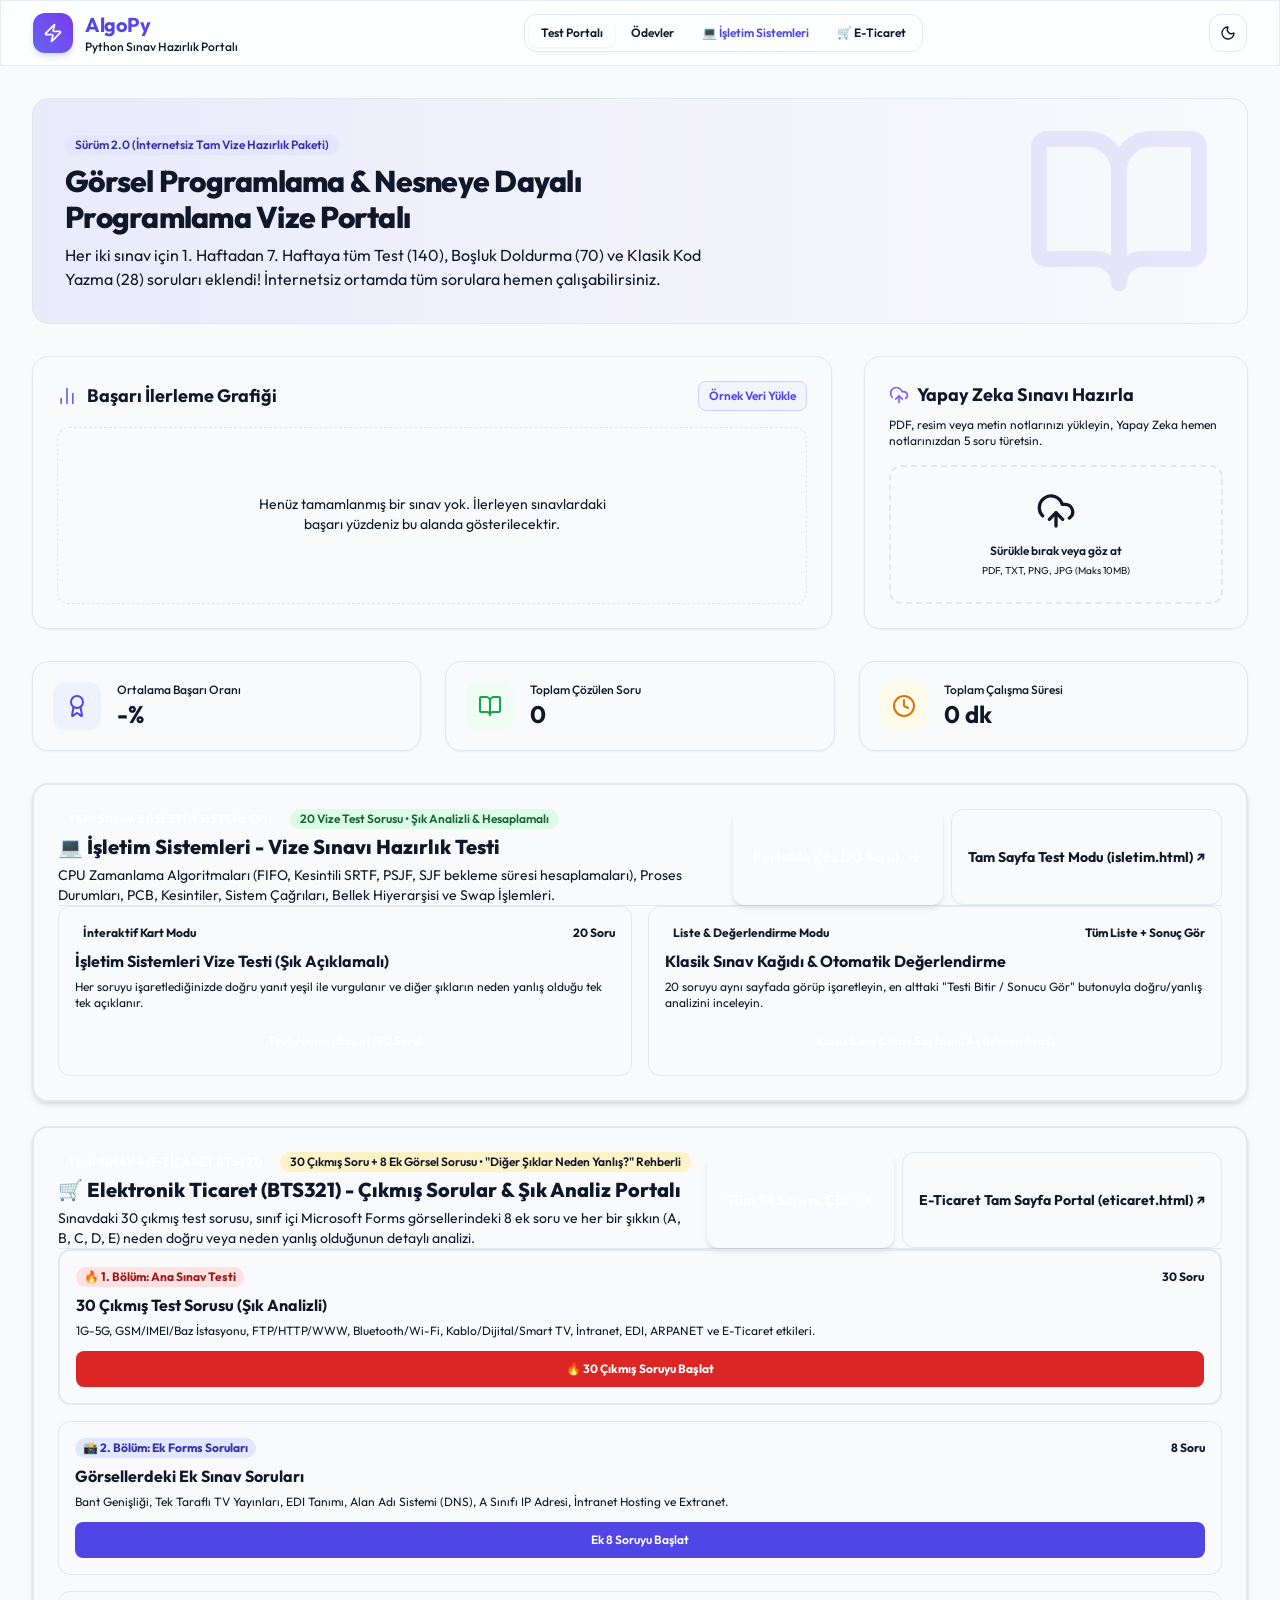
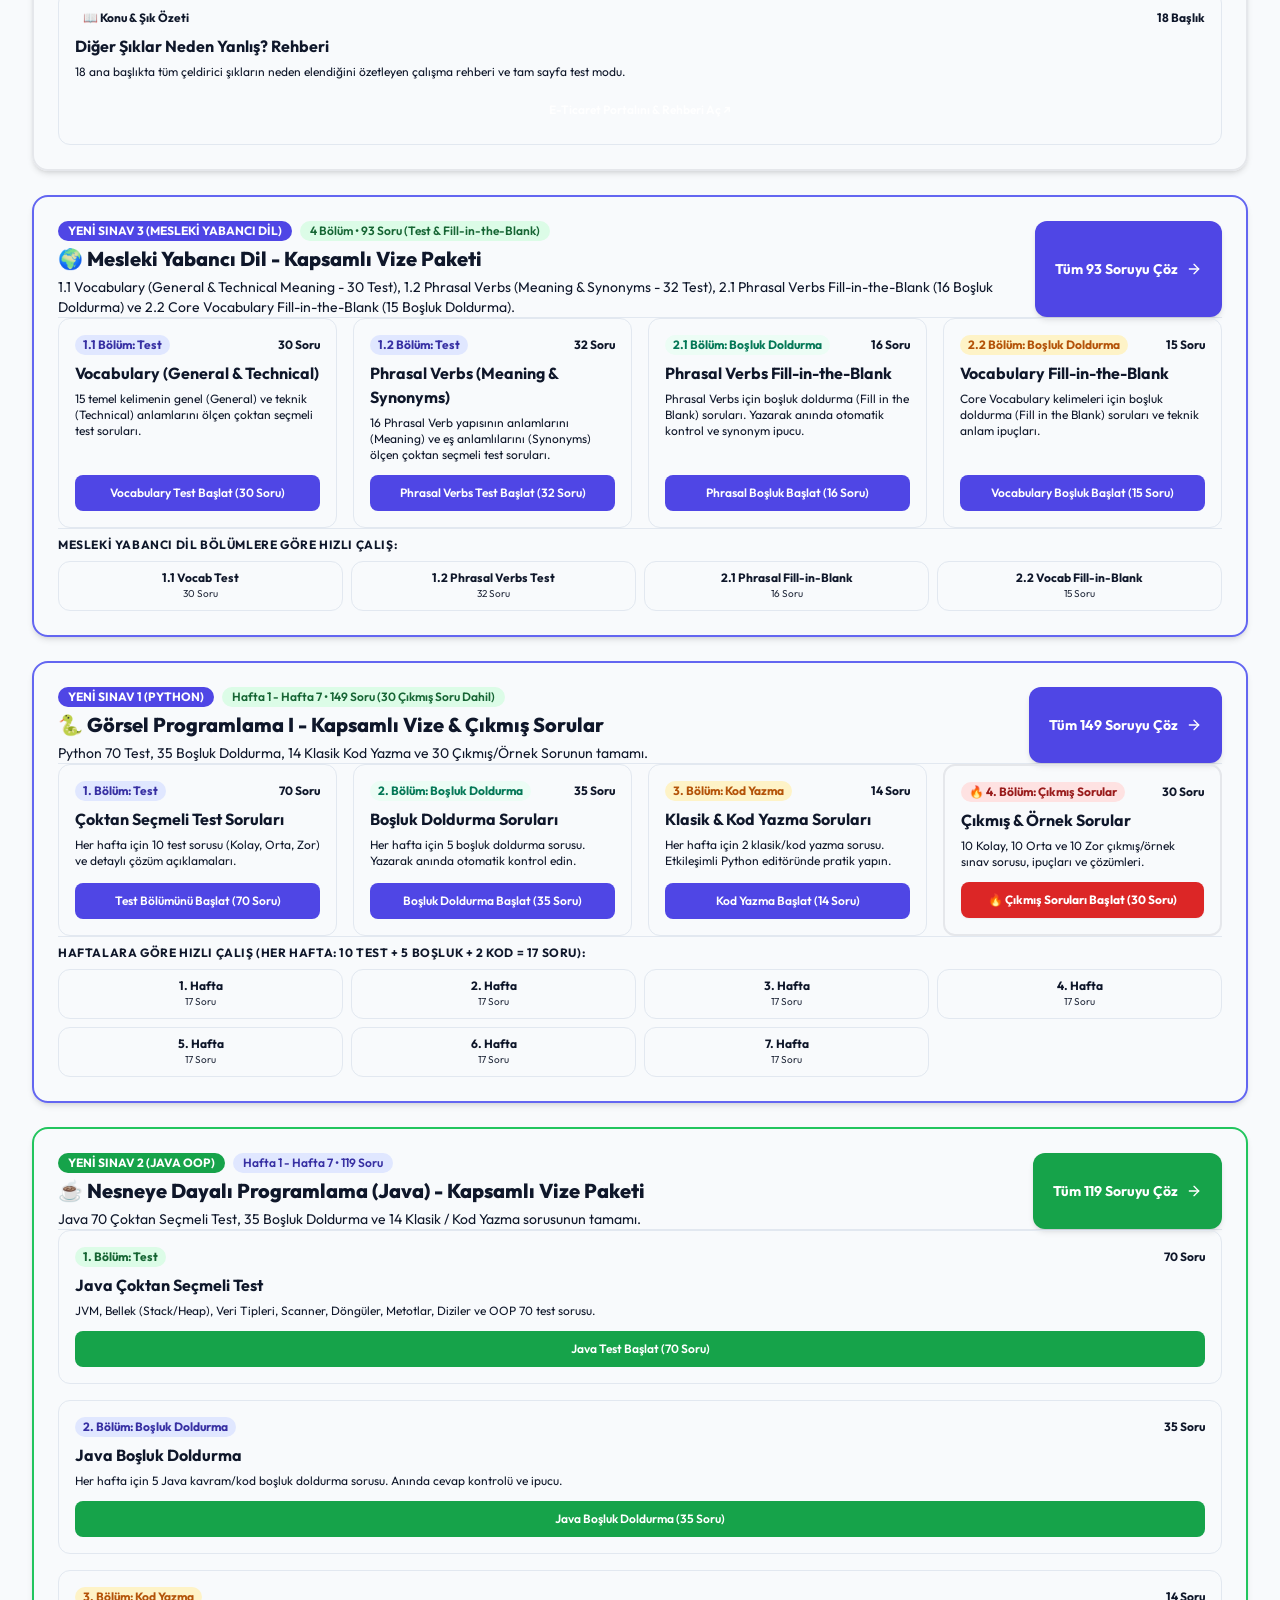
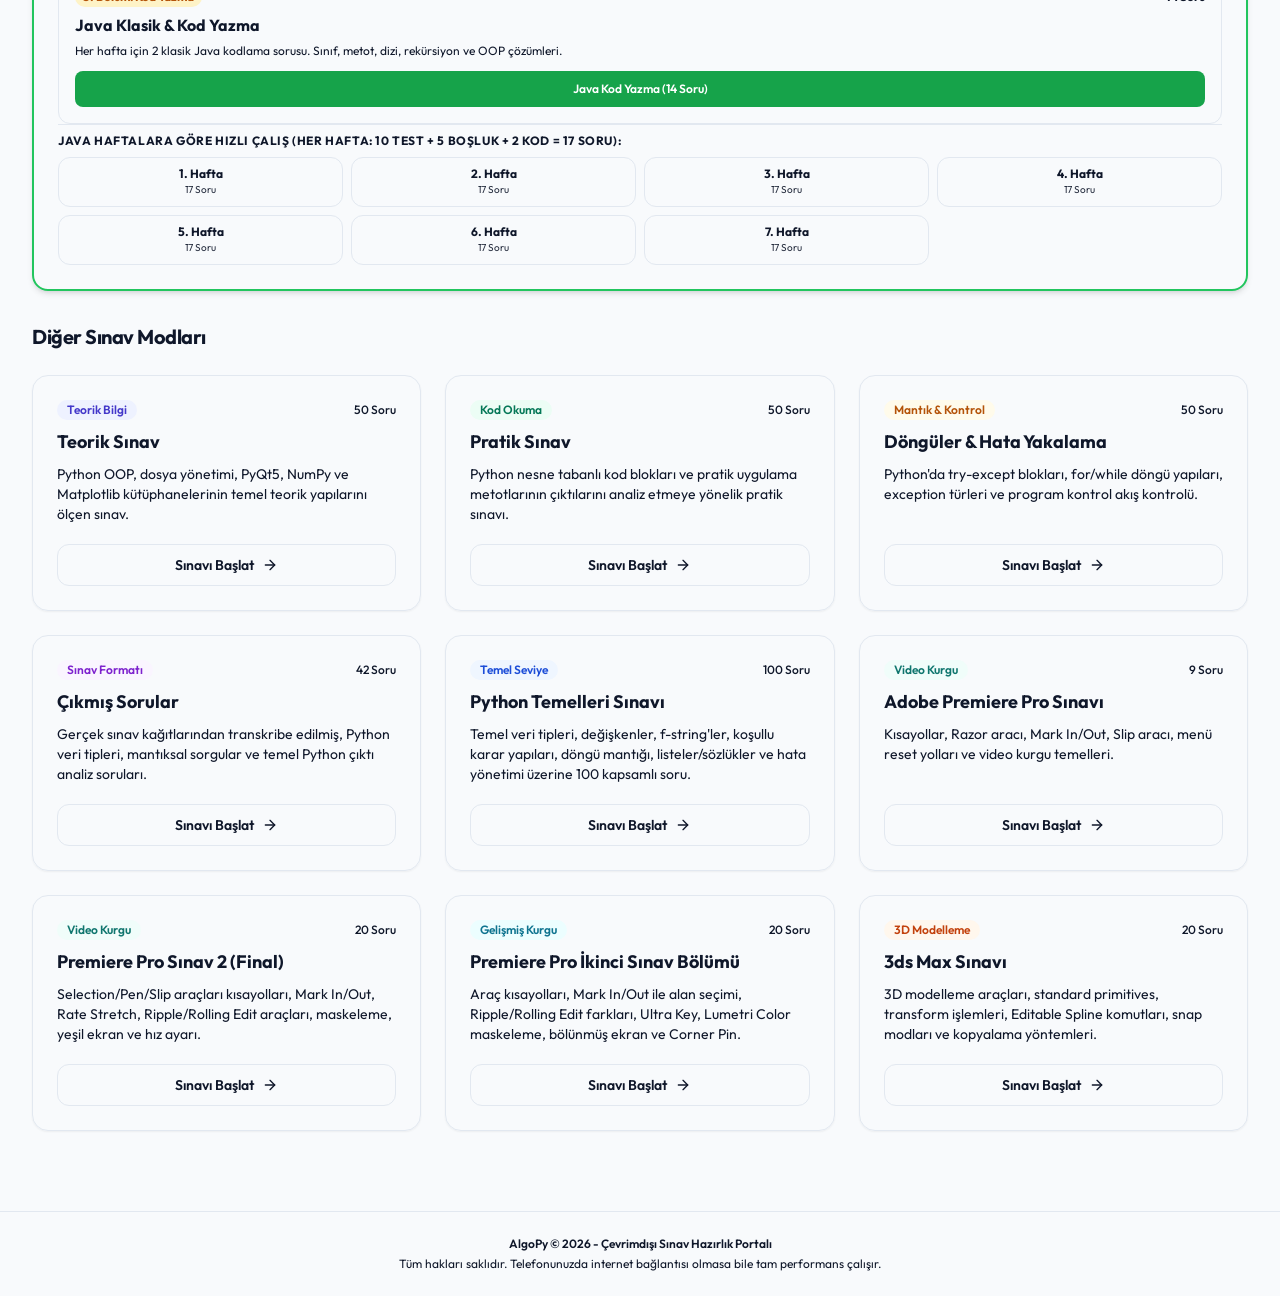
<file: index.html>
<!doctype html>
<html lang="tr">
  <head>
    <meta charset="UTF-8" />
    <link rel="icon" type="image/svg+xml" href="./favicon.svg" />
    <link rel="manifest" href="./manifest.json" />
    <meta name="viewport" content="width=device-width, initial-scale=1.0, maximum-scale=1.0, user-scalable=no" />
    <meta name="theme-color" content="#4f46e5" />
    <meta name="apple-mobile-web-app-capable" content="yes" />
    <meta name="apple-mobile-web-app-status-bar-style" content="black-translucent" />
    <meta name="apple-mobile-web-app-title" content="AlgoPy Sınav" />
    <link rel="apple-touch-icon" href="./icon-192.png" />
    
    <!-- Google Fonts Outfit & Fira Code -->
    <link rel="preconnect" href="https://fonts.googleapis.com">
    <link rel="preconnect" href="https://fonts.gstatic.com" crossorigin>
    <link href="https://fonts.googleapis.com/css2?family=Outfit:wght@300;400;500;600;700&family=Fira+Code:wght@400;500;600&display=swap" rel="stylesheet">
    
    <title>AlgoPy - İşletim Sistemleri, E-Ticaret, Görsel Programlama, Java OOP & Mesleki İngilizce Sınav Portalı</title>
    <script type="module" crossorigin src="./assets/index-BmIPd1Bi.js?v=10"></script>
    <link rel="stylesheet" crossorigin href="./assets/index-Cz-Qj7UB.css?v=10">
  </head>
  <body>
    <div id="root"></div>
  </body>
</html>
</file>
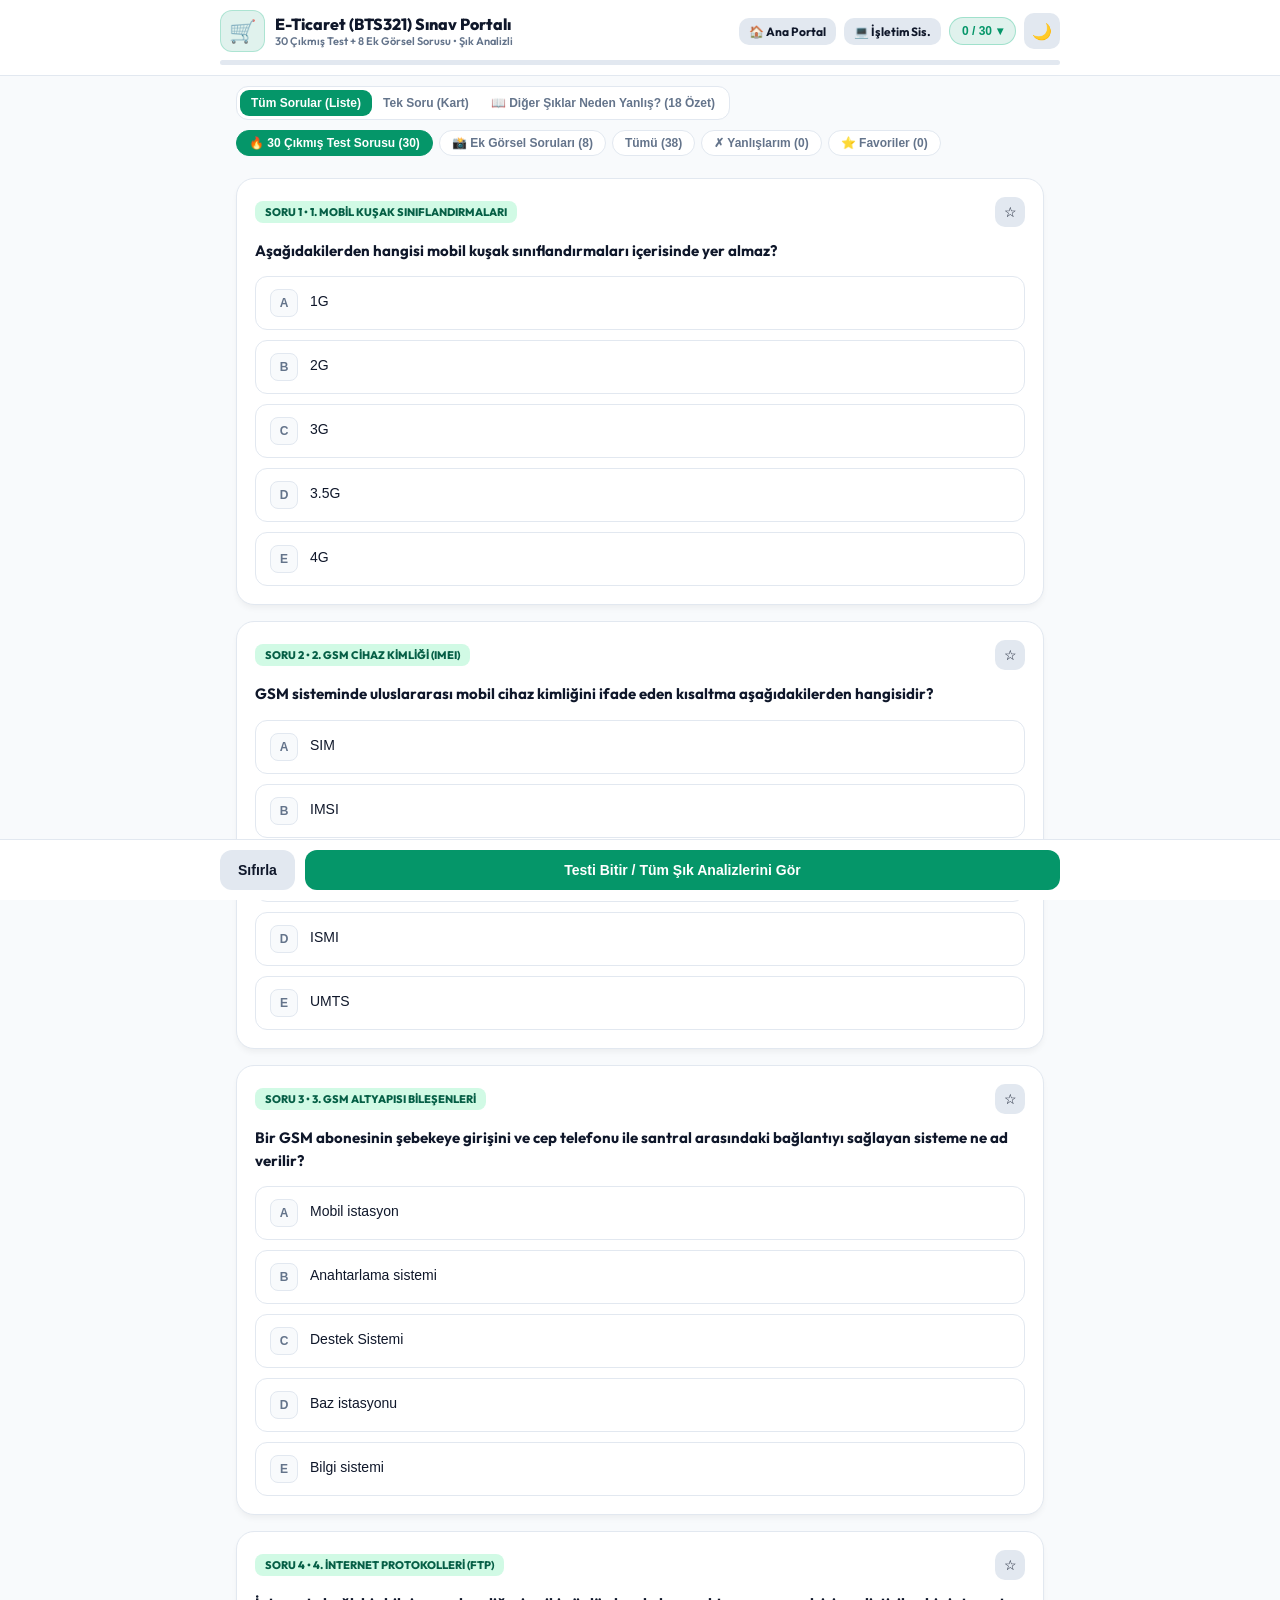
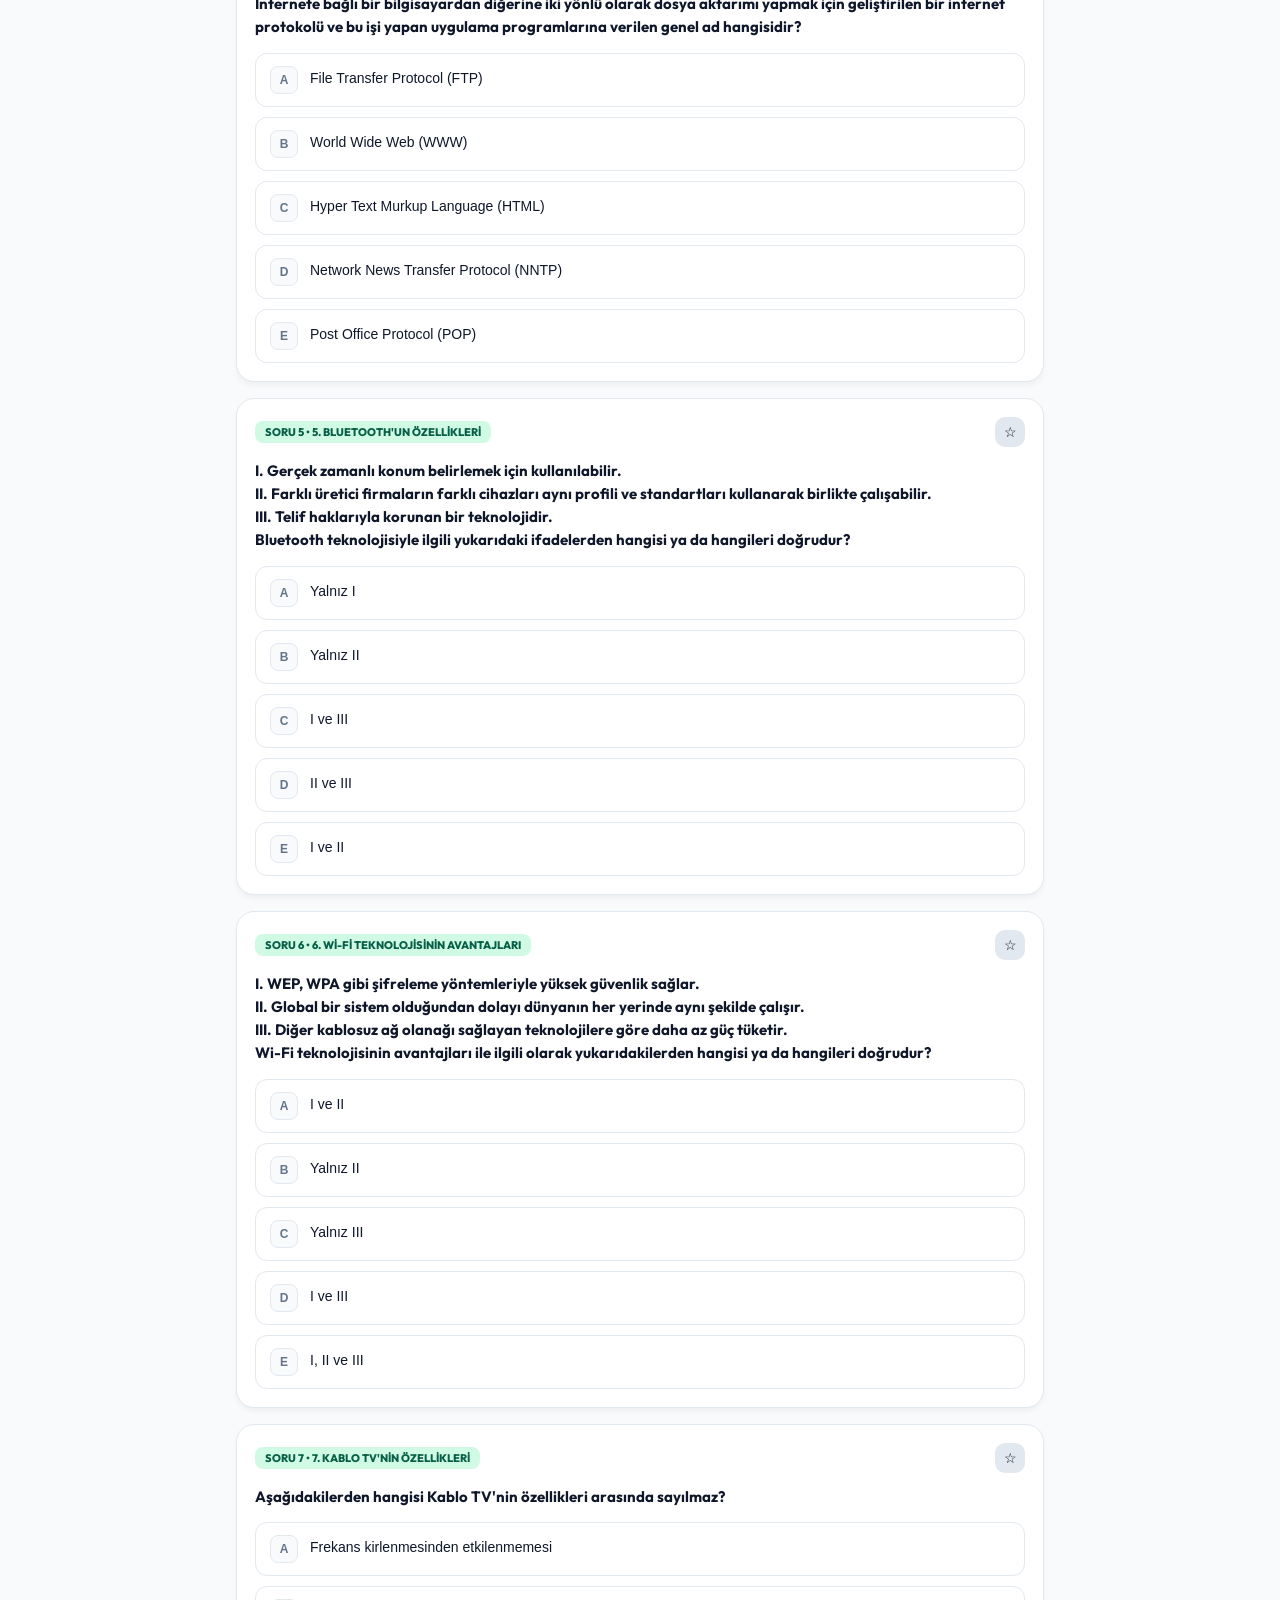
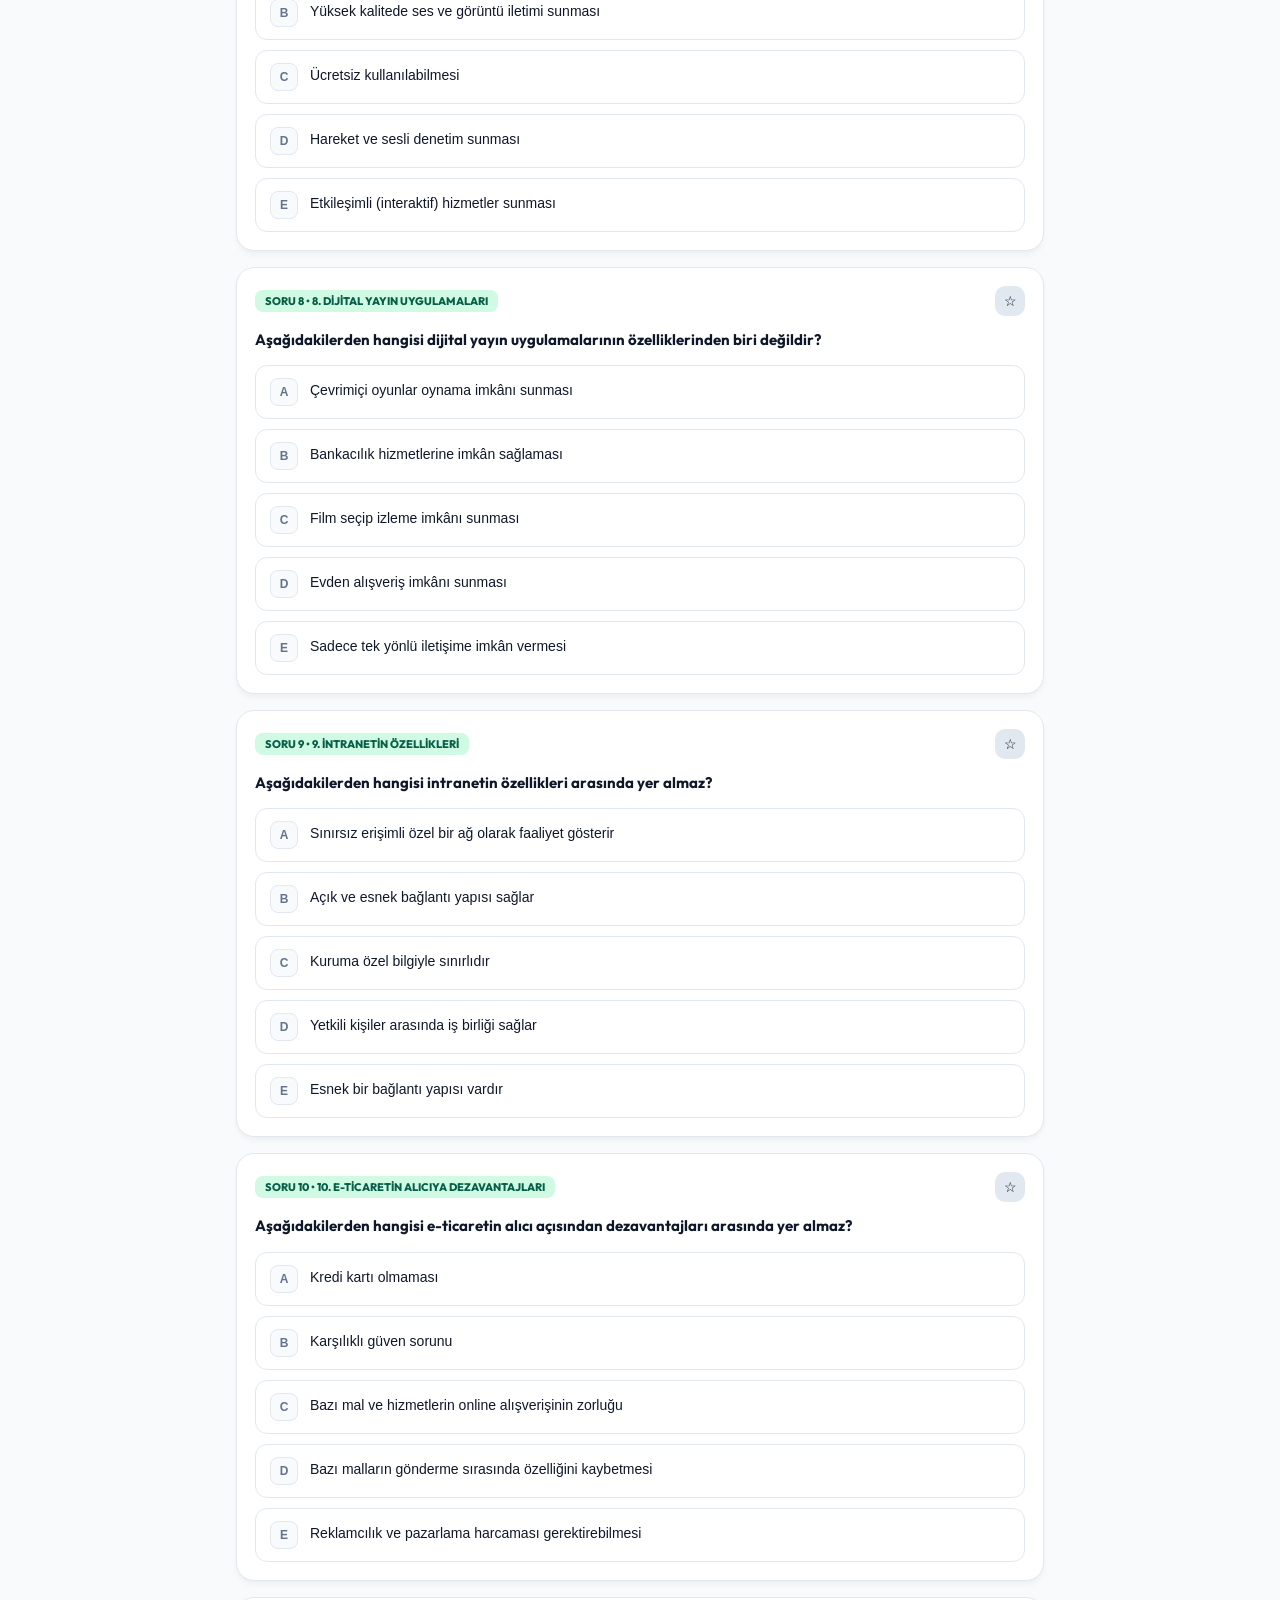
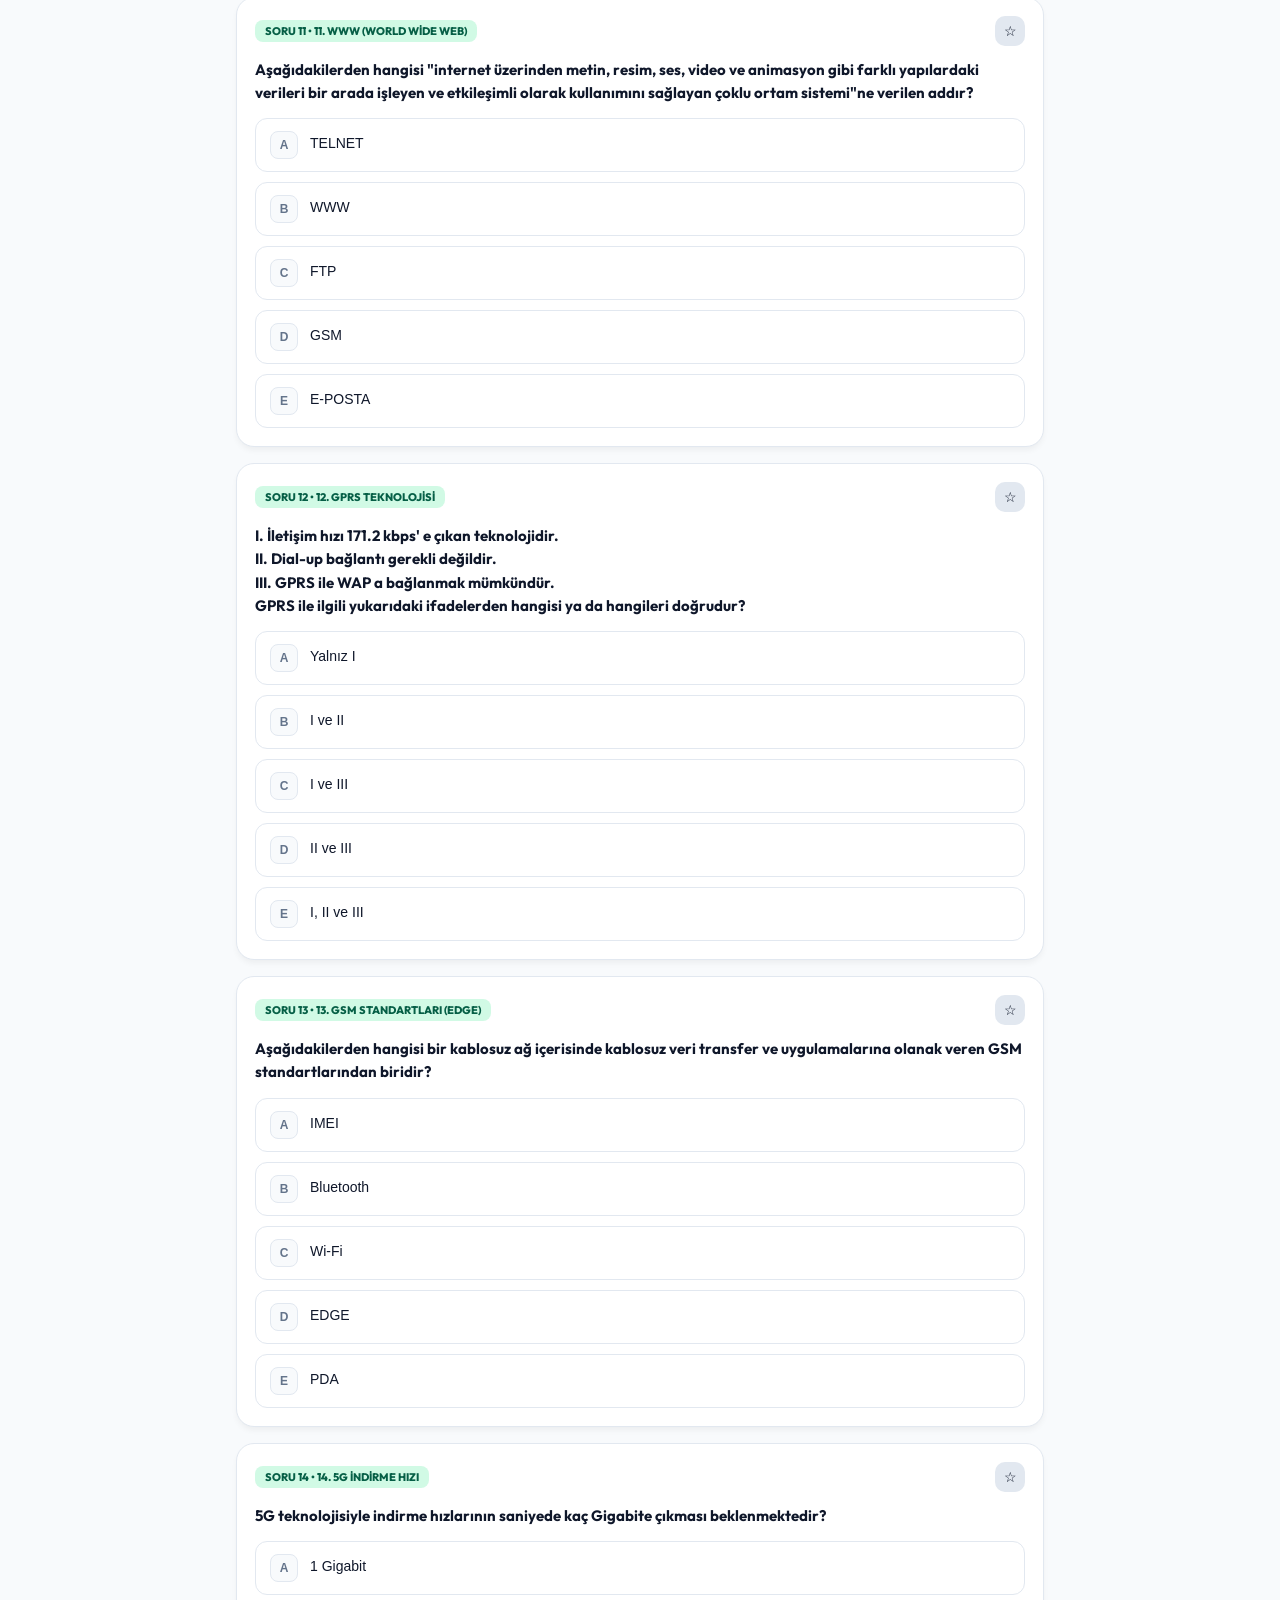
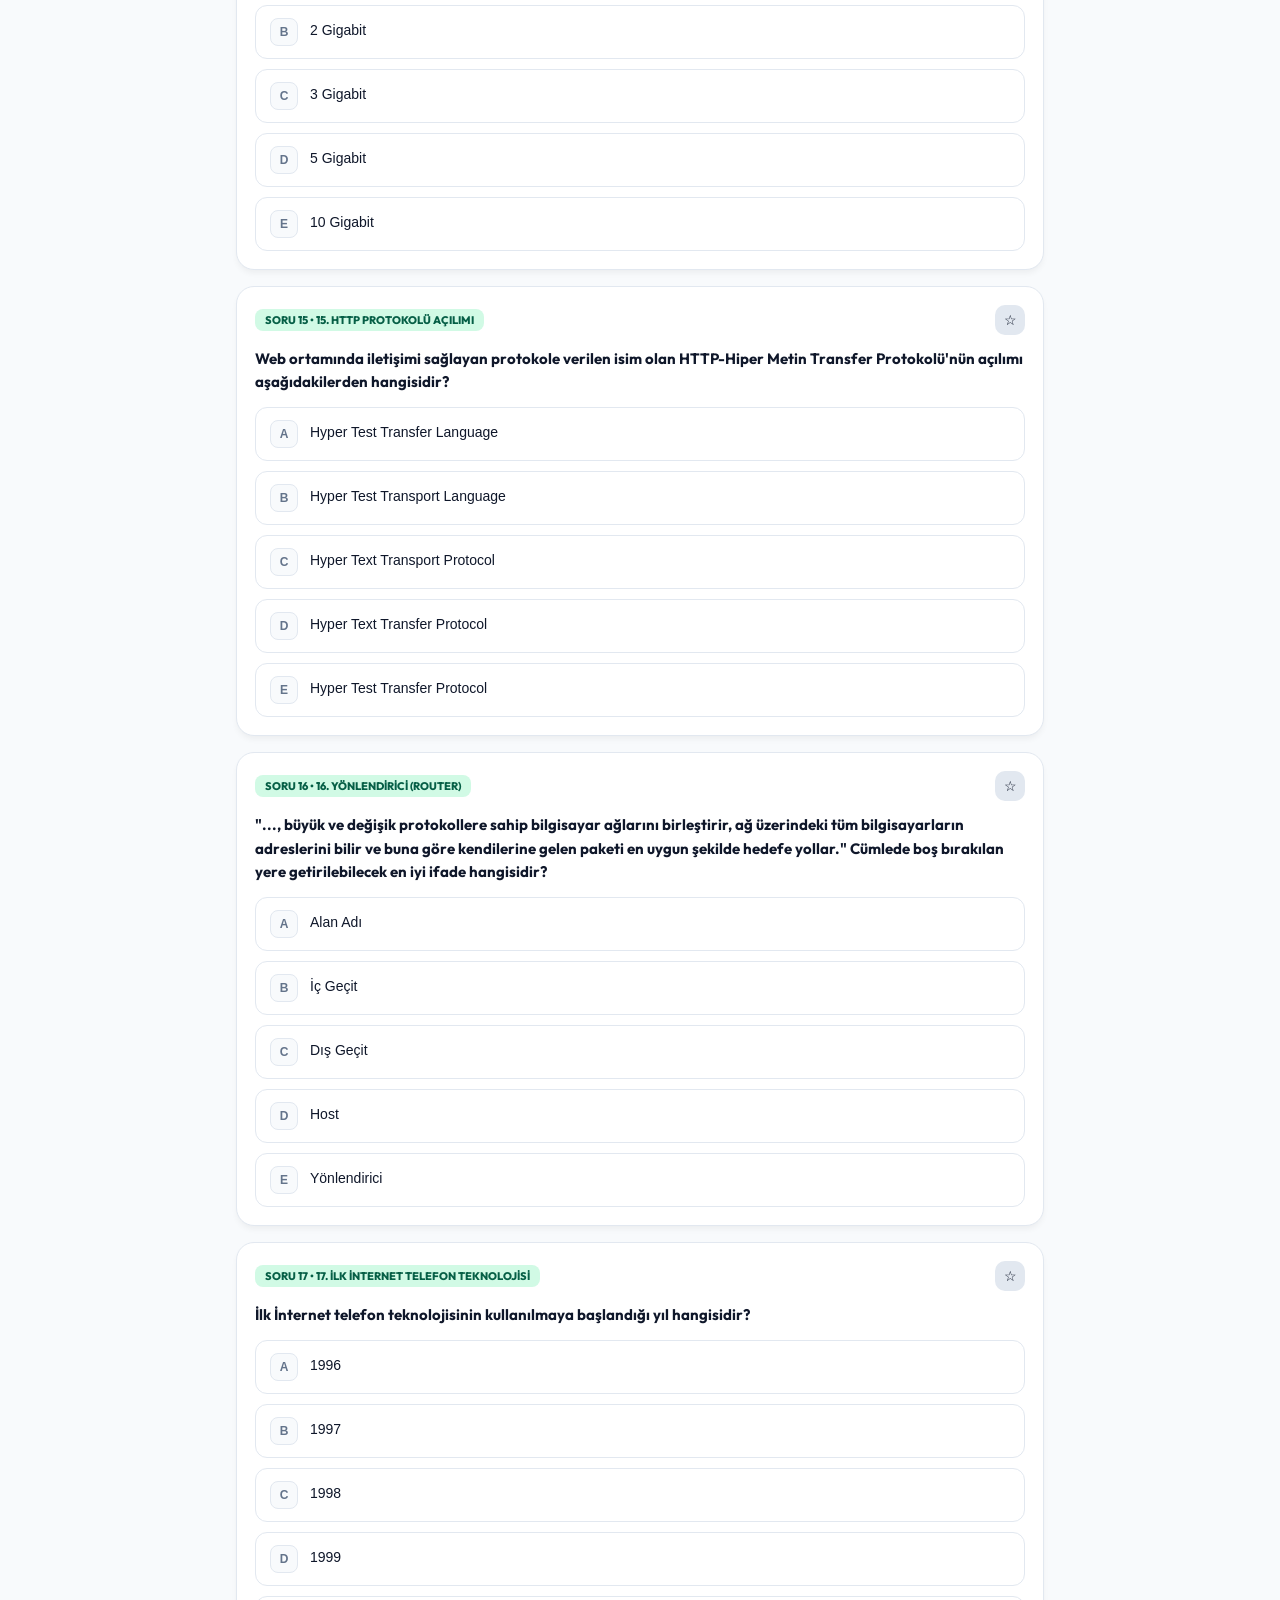
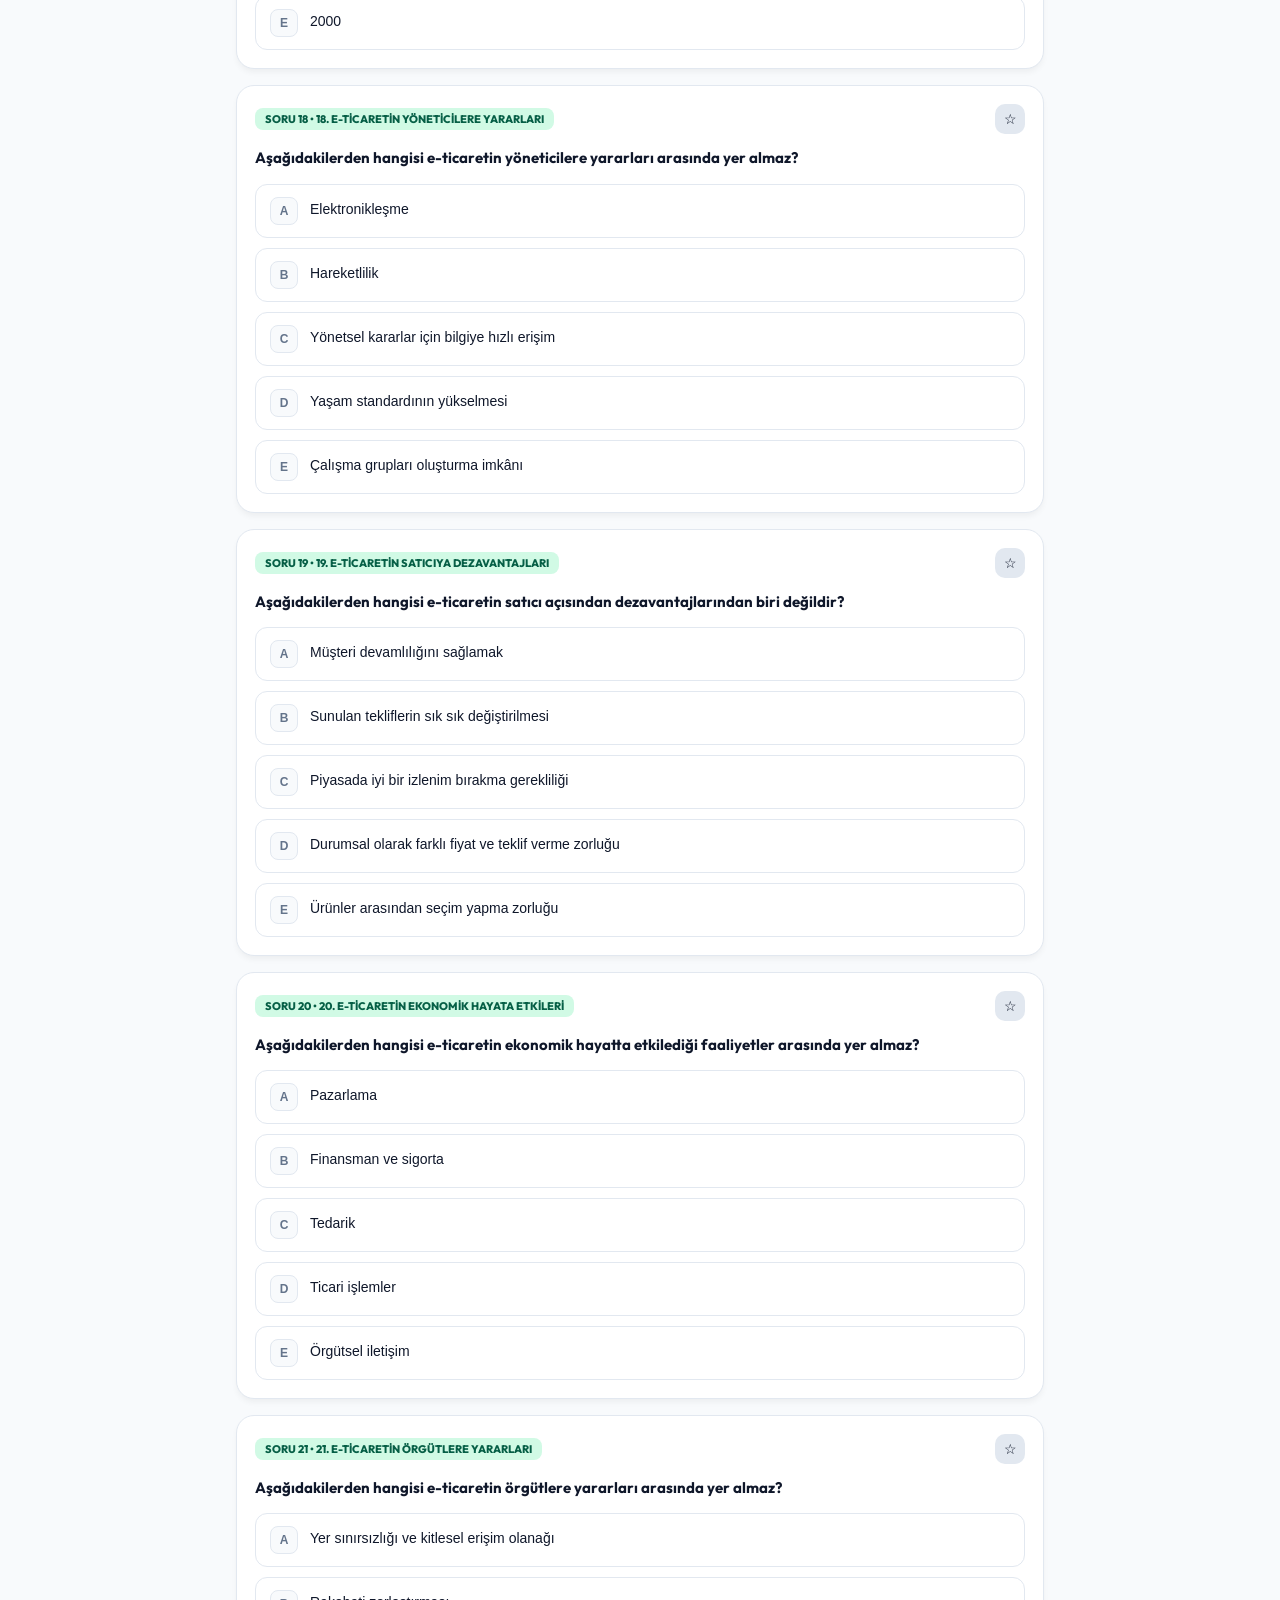
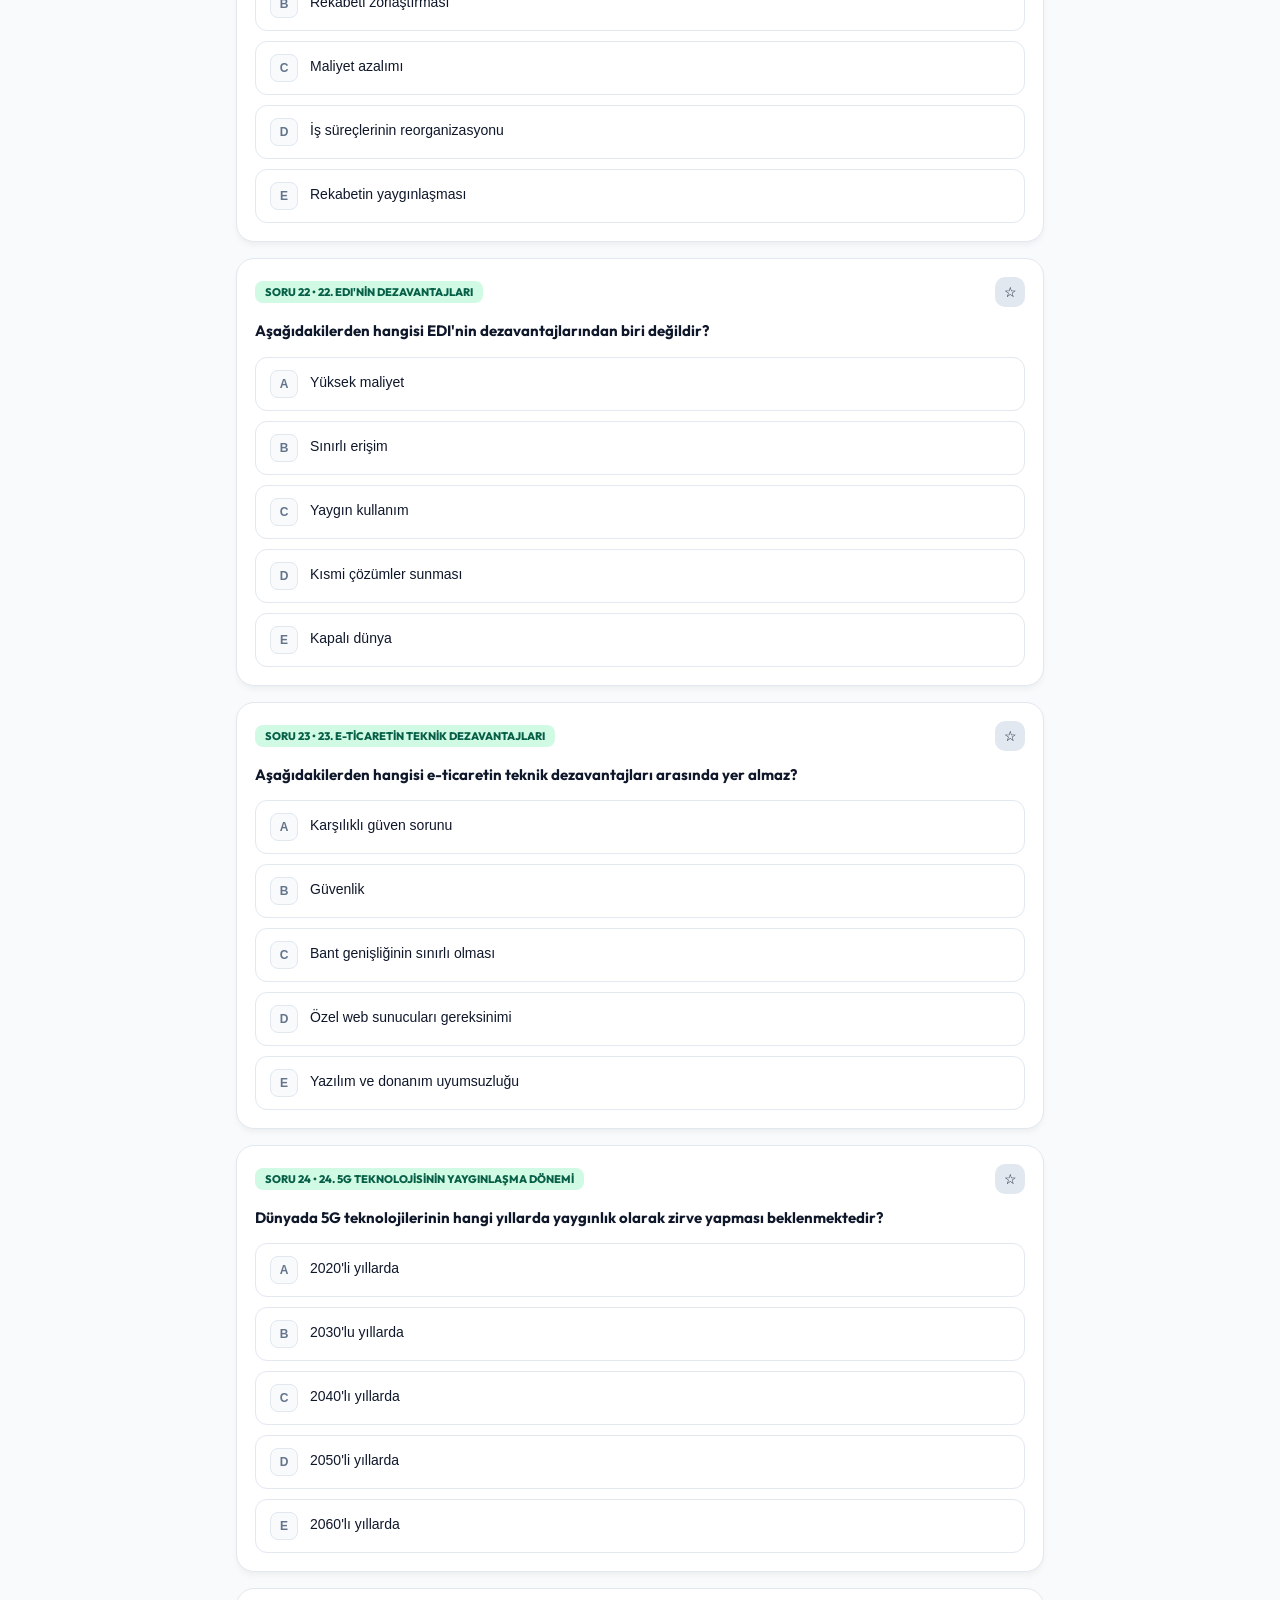
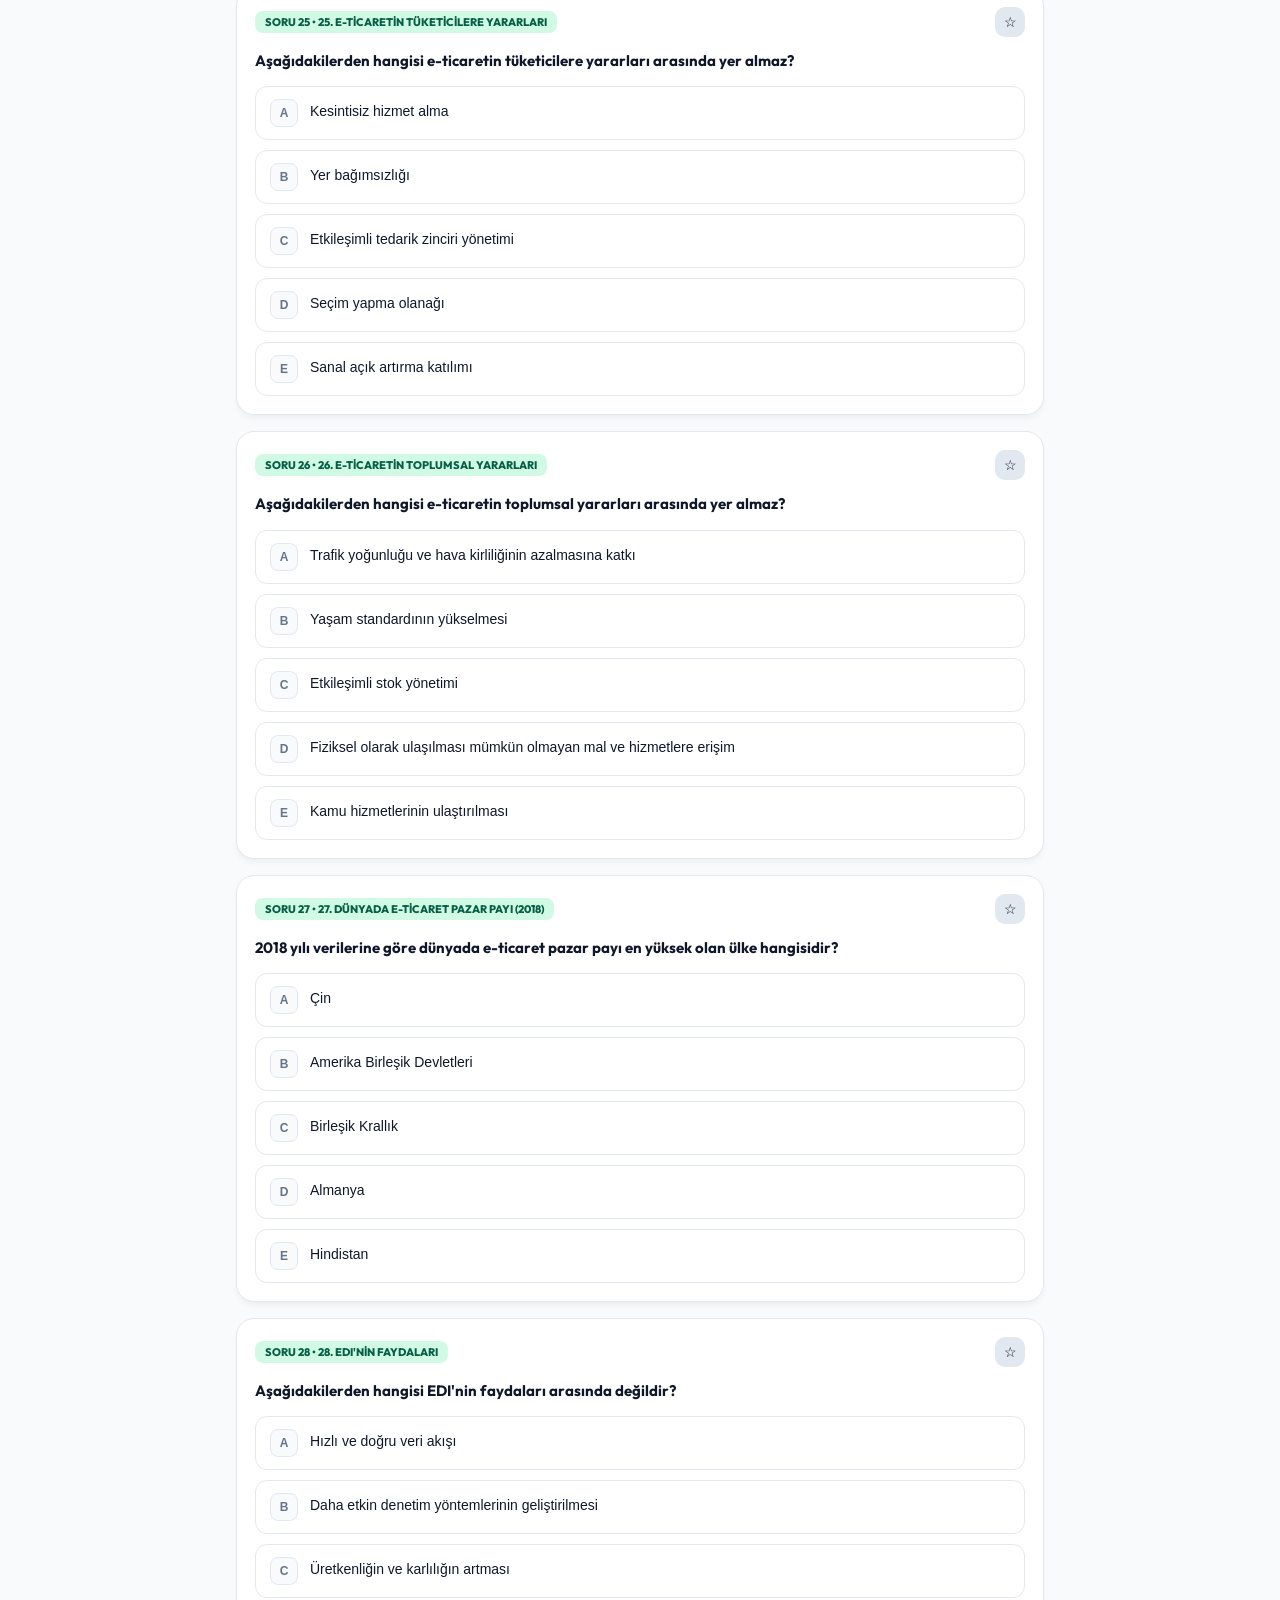
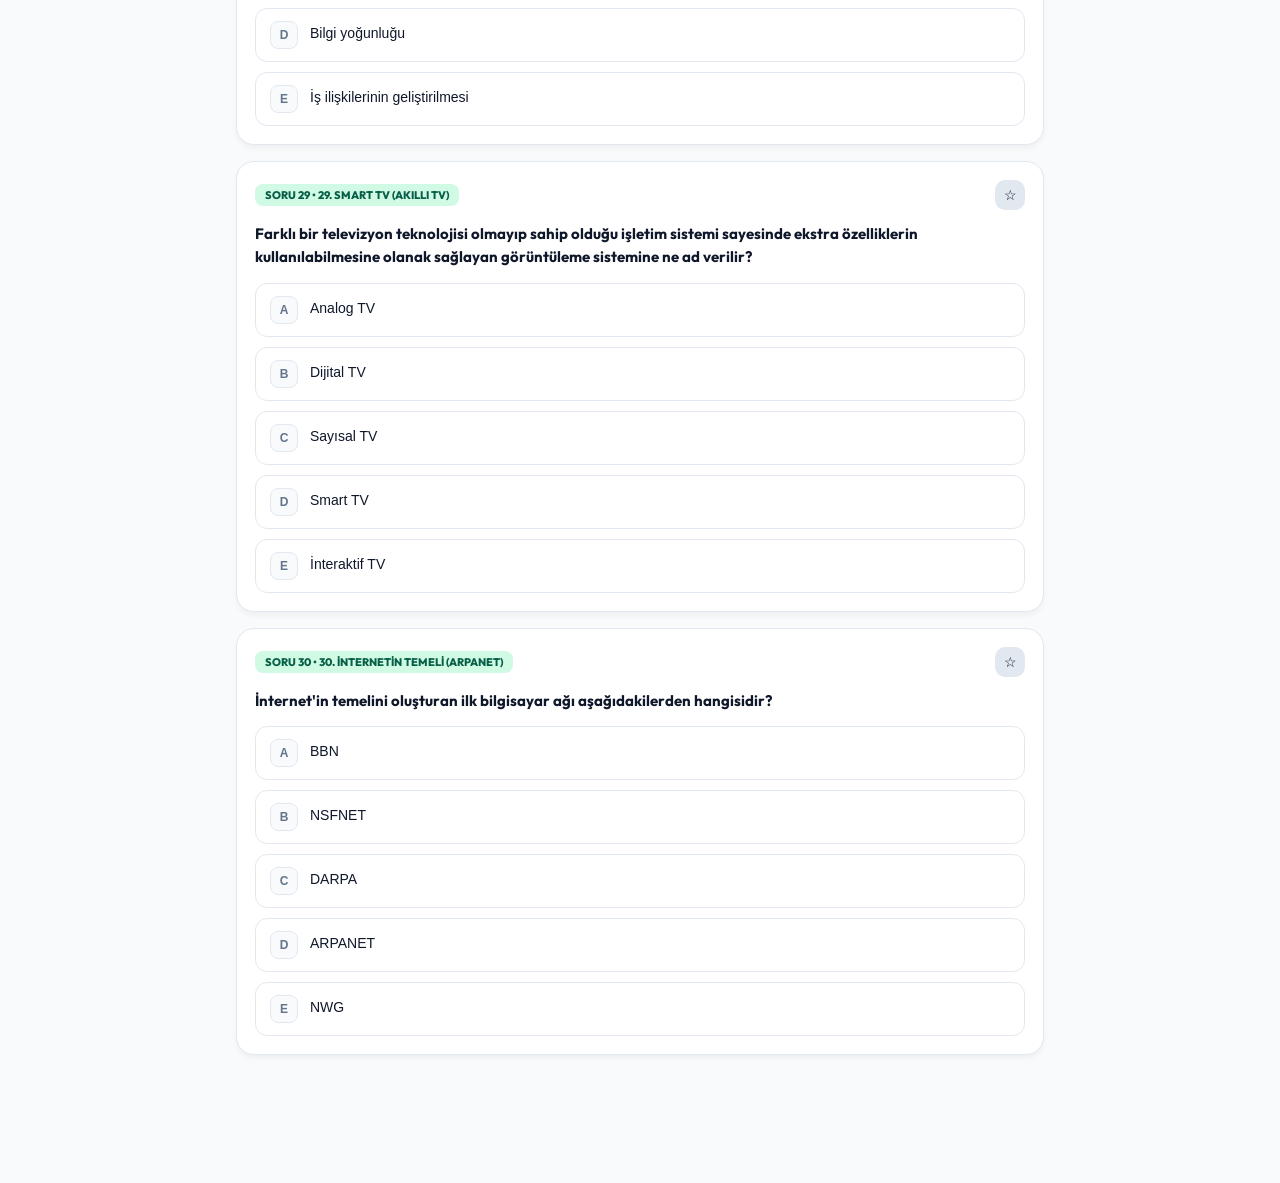
<file: eticaret.html>
<!doctype html>
<html lang="tr">
<head>
  <meta charset="UTF-8" />
  <meta name="viewport" content="width=device-width, initial-scale=1.0, maximum-scale=1.0, user-scalable=no, viewport-fit=cover" />
  <meta name="theme-color" content="#059669" />
  <title>E-Ticaret (BTS321) - Sınav & Şık Analiz Portalı</title>
  <link rel="preconnect" href="https://fonts.googleapis.com">
  <link rel="preconnect" href="https://fonts.gstatic.com" crossorigin>
  <link href="https://fonts.googleapis.com/css2?family=Outfit:wght@400;500;600;700;800&family=Fira+Code:wght@400;500;600&display=swap" rel="stylesheet">
  <style>
    :root {
      --primary: #059669;
      --primary-hover: #047857;
      --primary-light: rgba(5, 150, 105, 0.12);
      --bg: #f8fafc;
      --card-bg: #ffffff;
      --text: #0f172a;
      --text-muted: #64748b;
      --border: #e2e8f0;
      --correct: #10b981;
      --correct-bg: #ecfdf5;
      --correct-border: #a7f3d0;
      --wrong: #ef4444;
      --wrong-bg: #fef2f2;
      --wrong-border: #fecaca;
      --shadow: 0 4px 6px -1px rgba(0,0,0,0.05);
    }
    .dark {
      --primary: #10b981;
      --primary-hover: #059669;
      --primary-light: rgba(16, 185, 129, 0.15);
      --bg: #090d16;
      --card-bg: #131b2e;
      --text: #f8fafc;
      --text-muted: #94a3b8;
      --border: #1e293b;
      --correct: #10b981;
      --correct-bg: rgba(16, 185, 129, 0.15);
      --correct-border: rgba(16, 185, 129, 0.4);
      --wrong: #f43f5e;
      --wrong-bg: rgba(244, 63, 94, 0.15);
      --wrong-border: rgba(244, 63, 94, 0.4);
      --shadow: 0 4px 6px -1px rgba(0,0,0,0.3);
    }
    * { box-sizing: border-box; margin: 0; padding: 0; -webkit-tap-highlight-color: transparent; }
    body {
      font-family: 'Outfit', -apple-system, BlinkMacSystemFont, "Segoe UI", Roboto, sans-serif;
      background: var(--bg);
      color: var(--text);
      min-height: 100vh;
      display: flex;
      flex-direction: column;
      padding-bottom: 100px;
    }
    header {
      position: sticky; top: 0; z-index: 40;
      background: var(--card-bg);
      border-bottom: 1px solid var(--border);
      padding: 10px 16px;
      backdrop-filter: blur(12px);
    }
    .header-row {
      max-width: 840px; margin: 0 auto;
      display: flex; align-items: center; justify-content: space-between; gap: 10px;
    }
    .title-box { display: flex; align-items: center; gap: 10px; overflow: hidden; }
    .title-box .icon {
      font-size: 22px; background: var(--primary-light);
      padding: 6px 8px; border-radius: 12px; border: 1px solid rgba(16,185,129,0.25);
    }
    .title-box h1 { font-size: 16px; font-weight: 800; color: var(--text); white-space: nowrap; overflow: hidden; text-overflow: ellipsis; }
    .title-box p { font-size: 11px; color: var(--text-muted); font-weight: 600; }
    .header-actions { display: flex; align-items: center; gap: 8px; }
    .nav-link-pill {
      text-decoration: none; font-size: 12px; font-weight: 700;
      padding: 6px 10px; border-radius: 10px;
      background: var(--border); color: var(--text);
      transition: all 0.2s;
    }
    .nav-link-pill:hover { background: var(--primary); color: #fff; }
    .btn-icon {
      background: var(--border); color: var(--text); border: none;
      width: 36px; height: 36px; border-radius: 10px;
      display: flex; align-items: center; justify-content: center;
      font-size: 16px; cursor: pointer;
    }
    .progress-pill {
      background: var(--primary-light); color: var(--primary);
      border: 1px solid rgba(16, 185, 129, 0.3);
      font-weight: 800; font-size: 12px; padding: 6px 12px;
      border-radius: 20px; cursor: pointer; display: flex; align-items: center; gap: 5px;
    }
    .progress-bar-bg {
      max-width: 840px; margin: 8px auto 0 auto;
      height: 5px; background: var(--border); border-radius: 3px; overflow: hidden;
    }
    .progress-bar-fill {
      height: 100%; background: linear-gradient(90deg, #059669, #4f46e5);
      width: 0%; transition: width 0.3s ease;
    }
    .sub-bar {
      max-width: 840px; width: 100%; margin: 0 auto; padding: 10px 16px;
      display: flex; flex-wrap: wrap; align-items: center; justify-content: space-between; gap: 10px;
    }
    .mode-toggle-group {
      display: inline-flex; background: var(--card-bg);
      border: 1px solid var(--border); padding: 3px; border-radius: 12px;
    }
    .mode-btn {
      padding: 6px 11px; font-size: 12px; font-weight: 700;
      border-radius: 9px; border: none; background: transparent;
      color: var(--text-muted); cursor: pointer;
    }
    .mode-btn.active { background: var(--primary); color: #fff; }
    .filters-wrap {
      display: flex; gap: 6px; overflow-x: auto; scrollbar-width: none; white-space: nowrap;
    }
    .filters-wrap::-webkit-scrollbar { display: none; }
    .filter-btn {
      border: 1px solid var(--border); background: var(--card-bg); color: var(--text-muted);
      font-size: 12px; font-weight: 600; padding: 5px 12px; border-radius: 20px; cursor: pointer;
    }
    .filter-btn.active { background: var(--primary); color: #fff; border-color: var(--primary); }
    .score-banner {
      display: none; max-width: 840px; margin: 10px auto; padding: 16px 20px;
      background: var(--card-bg); border: 2px solid var(--primary); border-radius: 18px;
    }
    .score-banner.show { display: block; }
    .score-banner-row { display: flex; flex-wrap: wrap; align-items: center; justify-content: space-between; gap: 16px; }
    .score-badge-group { display: flex; gap: 10px; flex-wrap: wrap; }
    .score-item {
      padding: 8px 14px; border-radius: 12px; display: flex; flex-direction: column;
      align-items: center; font-weight: 700; font-size: 13px;
    }
    .score-item.correct { background: var(--correct-bg); color: #065f46; border: 1px solid var(--correct-border); }
    .score-item.wrong { background: var(--wrong-bg); color: #991b1b; border: 1px solid var(--wrong-border); }
    .score-item.empty { background: var(--bg); color: var(--text-muted); border: 1px solid var(--border); }
    .score-item.total { background: var(--primary-light); color: var(--primary); border: 1px solid rgba(16,185,129,0.3); }
    .dark .score-item.correct { color: #6ee7b7; }
    .dark .score-item.wrong { color: #fca5a5; }
    main { max-width: 840px; width: 100%; margin: 0 auto; padding: 12px 16px; flex: 1; }
    .card {
      background: var(--card-bg); border: 1px solid var(--border);
      border-radius: 18px; padding: 18px; margin-bottom: 16px; box-shadow: var(--shadow);
    }
    .card.evaluated.is-correct { border-color: var(--correct); }
    .card.evaluated.is-wrong { border-color: var(--wrong); }
    .q-meta { display: flex; align-items: center; justify-content: space-between; flex-wrap: wrap; gap: 6px; margin-bottom: 12px; }
    .badge { font-size: 11px; font-weight: 800; padding: 4px 10px; border-radius: 8px; text-transform: uppercase; }
    .badge-subject { background: #d1fae5; color: #065f46; }
    .dark .badge-subject { background: #064e3b; color: #a7f3d0; }
    .badge-status { font-size: 11px; font-weight: 700; padding: 3px 8px; border-radius: 6px; }
    .badge-status.c { background: var(--correct); color: #fff; }
    .badge-status.w { background: var(--wrong); color: #fff; }
    .q-text { font-size: 15px; font-weight: 700; line-height: 1.55; color: var(--text); margin-bottom: 14px; white-space: pre-line; }
    .options-list { display: flex; flex-direction: column; gap: 10px; }
    .option-btn {
      display: flex; align-items: flex-start; gap: 12px; padding: 12px 14px;
      border: 1.5px solid var(--border); border-radius: 12px;
      background: var(--card-bg); color: var(--text); font-size: 14px;
      text-align: left; cursor: pointer; transition: all 0.15s ease; width: 100%;
    }
    .option-btn:hover { border-color: var(--primary); background: var(--primary-light); }
    .option-btn.selected { border-color: var(--primary); background: var(--primary-light); font-weight: 600; }
    .opt-key {
      width: 28px; height: 28px; border-radius: 8px; background: var(--bg); color: var(--text-muted);
      font-weight: 800; font-size: 12px; display: flex; align-items: center; justify-content: center;
      flex-shrink: 0; border: 1px solid var(--border);
    }
    .option-btn.selected .opt-key { background: var(--primary); color: #fff; border-color: var(--primary); }
    .opt-content { flex: 1; display: flex; flex-direction: column; gap: 4px; }
    .opt-text { line-height: 1.45; padding-top: 2px; }
    .opt-reason { font-size: 12px; line-height: 1.4; opacity: 0.92; font-weight: 500; padding-top: 2px; border-top: 1px dashed rgba(148,163,184,0.3); margin-top: 2px; }
    .option-btn.correct-highlight {
      border-color: var(--correct) !important; background: var(--correct-bg) !important; color: #065f46 !important; font-weight: 700;
    }
    .dark .option-btn.correct-highlight { color: #6ee7b7 !important; }
    .option-btn.correct-highlight .opt-key { background: var(--correct) !important; color: #fff !important; border-color: var(--correct) !important; }
    .option-btn.wrong-highlight {
      border-color: var(--wrong) !important; background: var(--wrong-bg) !important; color: #991b1b !important; font-weight: 700;
    }
    .dark .option-btn.wrong-highlight { color: #fca5a5 !important; }
    .option-btn.wrong-highlight .opt-key { background: var(--wrong) !important; color: #fff !important; border-color: var(--wrong) !important; }
    .explanation-box {
      margin-top: 14px; padding: 14px 16px; border-radius: 12px; font-size: 13px; line-height: 1.6;
    }
    .explanation-box.success { background: var(--correct-bg); border: 1px solid var(--correct-border); color: #065f46; }
    .dark .explanation-box.success { color: #6ee7b7; }
    .explanation-box.danger { background: var(--wrong-bg); border: 1px solid var(--wrong-border); color: #991b1b; }
    .dark .explanation-box.danger { color: #fca5a5; }
    footer {
      position: fixed; bottom: 0; left: 0; right: 0;
      background: var(--card-bg); border-top: 1px solid var(--border);
      padding: 10px 16px; z-index: 40;
    }
    .footer-inner { max-width: 840px; margin: 0 auto; display: flex; align-items: center; justify-content: space-between; gap: 10px; }
    .btn {
      padding: 12px 18px; font-size: 14px; font-weight: 700; border-radius: 12px;
      border: none; cursor: pointer; display: inline-flex; align-items: center; justify-content: center; gap: 6px;
    }
    .btn-primary { background: var(--primary); color: #fff; }
    .btn-secondary { background: var(--border); color: var(--text); }
    .btn-full { flex: 1; }
    .modal-overlay {
      display: none; position: fixed; top: 0; left: 0; right: 0; bottom: 0;
      background: rgba(0,0,0,0.55); z-index: 100; backdrop-filter: blur(4px);
    }
    .modal-content {
      position: absolute; bottom: 0; left: 0; right: 0; max-height: 85vh;
      background: var(--card-bg); border-top-left-radius: 22px; border-top-right-radius: 22px;
      padding: 18px 20px; overflow-y: auto; display: flex; flex-direction: column; gap: 14px;
      max-width: 840px; margin: 0 auto;
    }
    .grid-container { display: grid; grid-template-columns: repeat(auto-fill, minmax(46px, 1fr)); gap: 8px; }
    .q-jump-btn {
      height: 44px; border-radius: 10px; border: 1.5px solid var(--border);
      background: var(--bg); color: var(--text); font-weight: 800; font-size: 13px; cursor: pointer;
    }
    .q-jump-btn.answered { background: var(--primary-light); border-color: var(--primary); color: var(--primary); }
    .q-jump-btn.correct { background: var(--correct); color: #fff; border-color: var(--correct); }
    .q-jump-btn.wrong { background: var(--wrong); color: #fff; border-color: var(--wrong); }
  </style>
</head>
<body>
  <header>
    <div class="header-row">
      <div class="title-box">
        <span class="icon">🛒</span>
        <div>
          <h1>E-Ticaret (BTS321) Sınav Portalı</h1>
          <p>30 Çıkmış Test + 8 Ek Görsel Sorusu • Şık Analizli</p>
        </div>
      </div>
      <div class="header-actions">
        <a href="./index.html" class="nav-link-pill">🏠 Ana Portal</a>
        <a href="./isletim.html" class="nav-link-pill">💻 İşletim Sis.</a>
        <button class="progress-pill" onclick="openGridModal()">
          <span id="header-counter">0 / 38</span>
          <span>▾</span>
        </button>
        <button class="btn-icon" id="btn-theme" onclick="toggleTheme()">🌙</button>
      </div>
    </div>
    <div class="progress-bar-bg"><div class="progress-bar-fill" id="progress-bar"></div></div>
  </header>

  <div class="sub-bar">
    <div class="mode-toggle-group">
      <button class="mode-btn active" id="mode-btn-list" onclick="setMode('list')">Tüm Sorular (Liste)</button>
      <button class="mode-btn" id="mode-btn-card" onclick="setMode('card')">Tek Soru (Kart)</button>
      <button class="mode-btn" id="mode-btn-guide" onclick="setMode('guide')">📖 Diğer Şıklar Neden Yanlış? (18 Özet)</button>
    </div>
    <div class="filters-wrap" id="filters-container">
      <button class="filter-btn active" onclick="setFilter('week1', event)">🔥 30 Çıkmış Test Sorusu (30)</button>
      <button class="filter-btn" onclick="setFilter('week2', event)">📸 Ek Görsel Soruları (8)</button>
      <button class="filter-btn" onclick="setFilter('all', event)">Tümü (38)</button>
      <button class="filter-btn" onclick="setFilter('wrong', event)">✗ Yanlışlarım (<span id="cnt-filter-wrong">0</span>)</button>
      <button class="filter-btn" onclick="setFilter('fav', event)">⭐ Favoriler (<span id="cnt-filter-fav">0</span>)</button>
    </div>
  </div>

  <div class="score-banner" id="score-banner">
    <div class="score-banner-row">
      <div>
        <h3 id="score-title" style="font-size: 18px; font-weight: 800;">Sınav Sonucu</h3>
        <p id="score-msg" style="font-size: 13px; color: var(--text-muted); margin-top: 2px;">Tüm şıkların neden doğru/yanlış olduğu aşağıda açılmıştır.</p>
      </div>
      <div class="score-badge-group">
        <div class="score-item total"><span>Başarı</span><span id="score-pct" style="font-size: 18px;">%0</span></div>
        <div class="score-item correct"><span>Doğru</span><span id="score-c-cnt" style="font-size: 18px;">0</span></div>
        <div class="score-item wrong"><span>Yanlış</span><span id="score-w-cnt" style="font-size: 18px;">0</span></div>
        <div class="score-item empty"><span>Boş</span><span id="score-e-cnt" style="font-size: 18px;">30</span></div>
      </div>
    </div>
  </div>

  <main id="app"></main>

  <footer>
    <div class="footer-inner" id="footer-actions"></div>
  </footer>

  <div class="modal-overlay" id="modal-overlay" onclick="closeGridModal()">
    <div class="modal-content" onclick="event.stopPropagation()">
      <div style="display:flex; align-items:center; justify-content:space-between;">
        <div style="font-size:17px; font-weight:800;">Sorular Listesi</div>
        <button class="btn-icon" onclick="closeGridModal()">✕</button>
      </div>
      <div class="grid-container" id="modal-grid"></div>
      <div style="display:flex; gap:8px;">
        <button class="btn btn-secondary" style="flex:1;" onclick="resetAllAnswers()">Cevapları Sıfırla</button>
        <button class="btn btn-primary" style="flex:1;" onclick="closeGridModal()">Kapat</button>
      </div>
    </div>
  </div>

  <script>
    const QUESTIONS = [{"id": 8001, "course": "eticaret_vize", "week": 1, "week_title": "Bölüm 1: 30 Çıkmış Test Sorusu", "qType": "test", "difficulty": "Çıkmış Soru", "test_type": "E-Ticaret - 30 Çıkmış Test Sorusu", "category": "1. Mobil Kuşak Sınıflandırmaları", "question": "Aşağıdakilerden hangisi mobil kuşak sınıflandırmaları içerisinde yer almaz?", "code": null, "options": {"A": "1G", "B": "2G", "C": "3G", "D": "3.5G", "E": "4G"}, "answer": "D", "explanation": "Doğru Cevap: 3.5G. 1G, 2G, 3G, 4G, 5G ve 6G mobil iletişimin standart ana nesilleridir (kuşaklarıdır). 3.5G (HSPA gibi), 3G ile 4G arasında geçişi sağlayan bir ara teknoloji formudur; temel mobil kuşak sınıflandırması içerisinde yer almaz.", "explanations": {"A": "Yanlış: 1G (Birinci Nesil), analog ses iletimine dayanan temel ana mobil kuşaklardan biridir.", "B": "Yanlış: 2G (İkinci Nesil), dijital ses ve SMS iletimini getiren (GSM) temel ana mobil kuşaklardan biridir.", "C": "Yanlış: 3G (Üçüncü Nesil), görüntülü görüşme ve mobil interneti getiren standart ana kuşaklardan biridir.", "D": "DOĞRU YANIT: 3.5G, 3G ile 4G arasındaki bir ara geçiş teknolojisidir; ana mobil kuşak sınıflandırmalarında (1G, 2G, 3G, 4G, 5G, 6G) yer almaz.", "E": "Yanlış: 4G (Dördüncü Nesil), yüksek hızlı genişbant IP tabanlı mobil iletişimi sağlayan standart ana kuşaktır."}}, {"id": 8002, "course": "eticaret_vize", "week": 1, "week_title": "Bölüm 1: 30 Çıkmış Test Sorusu", "qType": "test", "difficulty": "Çıkmış Soru", "test_type": "E-Ticaret - 30 Çıkmış Test Sorusu", "category": "2. GSM Cihaz Kimliği (IMEI)", "question": "GSM sisteminde uluslararası mobil cihaz kimliğini ifade eden kısaltma aşağıdakilerden hangisidir?", "code": null, "options": {"A": "SIM", "B": "IMSI", "C": "IMEI", "D": "ISMI", "E": "UMTS"}, "answer": "C", "explanation": "Doğru Cevap: IMEI (International Mobile Equipment Identity - Uluslararası Mobil Cihaz Kodu). Her mobil cihaza üretim aşamasında verilen 15 haneli benzersiz donanım kimlik numarasıdır. SIM abone kimlik kartıdır, IMSI abonenin (hattın) kimliğidir, UMTS ise 3G ağ teknolojisidir.", "explanations": {"A": "Yanlış: SIM (Subscriber Identity Module), telefona takılan abone kimlik modülüdür (karttır), cihazın donanım kimliği değildir.", "B": "Yanlış: IMSI (International Mobile Subscriber Identity), cihazın değil SIM karttaki abonenin (hattın/kişinin) uluslararası kimliğidir.", "C": "DOĞRU YANIT: IMEI (International Mobile Equipment Identity), GSM sisteminde uluslararası mobil cihaz kimliğini ifade eder.", "D": "Yanlış: ISMI, IMSI kısaltmasının harflerinin değiştirilmesiyle oluşturulmuş çeldirici bir ifadedir.", "E": "Yanlış: UMTS (Universal Mobile Telecommunications System), bir kimlik numarası değil 3G mobil iletişim ağ teknolojisidir."}}, {"id": 8003, "course": "eticaret_vize", "week": 1, "week_title": "Bölüm 1: 30 Çıkmış Test Sorusu", "qType": "test", "difficulty": "Çıkmış Soru", "test_type": "E-Ticaret - 30 Çıkmış Test Sorusu", "category": "3. GSM Altyapısı Bileşenleri", "question": "Bir GSM abonesinin şebekeye girişini ve cep telefonu ile santral arasındaki bağlantıyı sağlayan sisteme ne ad verilir?", "code": null, "options": {"A": "Mobil istasyon", "B": "Anahtarlama sistemi", "C": "Destek Sistemi", "D": "Baz istasyonu", "E": "Bilgi sistemi"}, "answer": "D", "explanation": "Doğru Cevap: Baz istasyonu. GSM mimarisinde abonenin şebekeye radyo dalgalarıyla erişimini ve cep telefonu (mobil istasyon) ile santral (anahtarlama sistemi) arasındaki bağlantıyı sağlayan birim Baz İstasyonu sistemidir.", "explanations": {"A": "Yanlış: Mobil istasyon, kullanıcının elindeki cep telefonu (ME) ve içindeki SIM kartın bütününe verilen addır.", "B": "Yanlış: Anahtarlama sistemi, çağrıları yönlendiren, abone verilerini (HLR/VLR) tutan ve sanal kanalları oluşturan santral sistemidir.", "C": "Yanlış: Destek sistemi (OSS), tüm GSM şebekesinin izlenmesi, bakımı ve denetlenmesini yapan sistemdir.", "D": "DOĞRU YANIT: Baz istasyonu, abonenin şebekeye girişini ve cep telefonu ile santral arasındaki radyo bağlantısını sağlar.", "E": "Yanlış: Bilgi sistemi genel bir kavramdır, GSM şebeke mimarisinin 4 temel bileşeninden (Mobil İstasyon, Baz İstasyonu, Anahtarlama, Destek) biri değildir."}}, {"id": 8004, "course": "eticaret_vize", "week": 1, "week_title": "Bölüm 1: 30 Çıkmış Test Sorusu", "qType": "test", "difficulty": "Çıkmış Soru", "test_type": "E-Ticaret - 30 Çıkmış Test Sorusu", "category": "4. İnternet Protokolleri (FTP)", "question": "İnternete bağlı bir bilgisayardan diğerine iki yönlü olarak dosya aktarımı yapmak için geliştirilen bir internet protokolü ve bu işi yapan uygulama programlarına verilen genel ad hangisidir?", "code": null, "options": {"A": "File Transfer Protocol (FTP)", "B": "World Wide Web (WWW)", "C": "Hyper Text Murkup Language (HTML)", "D": "Network News Transfer Protocol (NNTP)", "E": "Post Office Protocol (POP)"}, "answer": "A", "explanation": "Doğru Cevap: File Transfer Protocol (FTP - Dosya Aktarım Protokolü). İnternete bağlı bilgisayarlar arasında çift yönlü dosya yükleme (upload) ve indirme (download) işlemlerini gerçekleştiren protokoldür.", "explanations": {"A": "DOĞRU YANIT: File Transfer Protocol (FTP), bilgisayarlar arasında iki yönlü dosya aktarımı yapan protokol ve uygulama programlarının genel adıdır.", "B": "Yanlış: WWW (World Wide Web), metin, resim, ses ve videoları hiper metin (HTTP) yapısıyla sunan çoklu ortam web sistemidir.", "C": "Yanlış: HTML, dosya aktarım protokolü değil, web sayfalarını oluşturmaya yarayan işaretleme (kodlama) dilidir.", "D": "Yanlış: NNTP, internet üzerindeki tartışma ve haber grupları (Usenet) mesajlarını ileten protokoldür.", "E": "Yanlış: POP (Post Office Protocol), gelen e-postaları posta sunucusundan bilgisayara indirmeye yarayan e-posta protokolüdür."}}, {"id": 8005, "course": "eticaret_vize", "week": 1, "week_title": "Bölüm 1: 30 Çıkmış Test Sorusu", "qType": "test", "difficulty": "Çıkmış Soru", "test_type": "E-Ticaret - 30 Çıkmış Test Sorusu", "category": "5. Bluetooth'un Özellikleri", "question": "I. Gerçek zamanlı konum belirlemek için kullanılabilir.\nII. Farklı üretici firmaların farklı cihazları aynı profili ve standartları kullanarak birlikte çalışabilir.\nIII. Telif haklarıyla korunan bir teknolojidir.\nBluetooth teknolojisiyle ilgili yukarıdaki ifadelerden hangisi ya da hangileri doğrudur?", "code": null, "options": {"A": "Yalnız I", "B": "Yalnız II", "C": "I ve III", "D": "II ve III", "E": "I ve II"}, "answer": "E", "explanation": "Doğru Cevap: I ve II (E). Bluetooth gerçek zamanlı konum belirleme (Beacon/RTLS) için kullanılabilir ve küresel açık standartları sayesinde farklı üreticilerin cihazları birbiriyle uyumlu çalışır. III. madde yanlıştır çünkü Bluetooth telif haklarıyla korunan (ücretli/lisanslı) bir teknoloji değil, açık standartlı bir teknolojidir.", "explanations": {"A": "Yanlış: I. öncül doğrudur ancak II. öncül de doğrudur (farklı üreticilerin cihazları aynı standartla birlikte çalışır).", "B": "Yanlış: II. öncül doğrudur ancak I. öncül de doğrudur (Bluetooth gerçek zamanlı konum belirlemek için de kullanılır).", "C": "Yanlış: III. madde yanlıştır; Bluetooth telif haklarıyla korunan kapalı bir teknoloji değil, açık standartlı bir teknolojidir.", "D": "Yanlış: III. madde yanlıştır; Bluetooth telif hakkı/lisans ücreti gerektirmeyen açık bir standarttır.", "E": "DOĞRU YANIT: I ve II doğrudur. III. ifade yanlıştır çünkü Bluetooth telif haklarıyla korunan bir teknoloji değildir."}}, {"id": 8006, "course": "eticaret_vize", "week": 1, "week_title": "Bölüm 1: 30 Çıkmış Test Sorusu", "qType": "test", "difficulty": "Çıkmış Soru", "test_type": "E-Ticaret - 30 Çıkmış Test Sorusu", "category": "6. Wi-Fi Teknolojisinin Avantajları", "question": "I. WEP, WPA gibi şifreleme yöntemleriyle yüksek güvenlik sağlar.\nII. Global bir sistem olduğundan dolayı dünyanın her yerinde aynı şekilde çalışır.\nIII. Diğer kablosuz ağ olanağı sağlayan teknolojilere göre daha az güç tüketir.\nWi-Fi teknolojisinin avantajları ile ilgili olarak yukarıdakilerden hangisi ya da hangileri doğrudur?", "code": null, "options": {"A": "I ve II", "B": "Yalnız II", "C": "Yalnız III", "D": "I ve III", "E": "I, II ve III"}, "answer": "A", "explanation": "Doğru Cevap: I ve II (A). Wi-Fi WEP/WPA/WPA2 şifreleme sunar ve IEEE 802.11 global standardı ile dünyanın her yerinde aynı şekilde çalışır. III. madde yanlıştır: Wi-Fi diğer kısa mesafeli kablosuz ağlara (Bluetooth, ZigBee vb.) göre daha AZ değil, daha FAZLA güç tüketir (bu durum Wi-Fi'ın dezavantajıdır).", "explanations": {"A": "DOĞRU YANIT: I ve II doğrudur. III. madde yanlıştır çünkü yüksek güç tüketimi Wi-Fi'ın avantajı değil dezavantajıdır.", "B": "Yanlış: II. öncülün yanında I. öncül (WEP, WPA şifreleme güvenliği) de Wi-Fi'ın avantajları arasındadır.", "C": "Yanlış: III. madde yanlıştır; Wi-Fi diğer kablosuz teknolojilere (Bluetooth vb.) kıyasla daha fazla enerji tüketir.", "D": "Yanlış: III. madde yanlıştır; Wi-Fi mobil cihazların pilini hızla tükettiği için yüksek güç tüketimi bir dezavantajdır.", "E": "Yanlış: III. madde yanlış olduğu için I, II ve III seçeneği elenir."}}, {"id": 8007, "course": "eticaret_vize", "week": 1, "week_title": "Bölüm 1: 30 Çıkmış Test Sorusu", "qType": "test", "difficulty": "Çıkmış Soru", "test_type": "E-Ticaret - 30 Çıkmış Test Sorusu", "category": "7. Kablo TV'nin Özellikleri", "question": "Aşağıdakilerden hangisi Kablo TV'nin özellikleri arasında sayılmaz?", "code": null, "options": {"A": "Frekans kirlenmesinden etkilenmemesi", "B": "Yüksek kalitede ses ve görüntü iletimi sunması", "C": "Ücretsiz kullanılabilmesi", "D": "Hareket ve sesli denetim sunması", "E": "Etkileşimli (interaktif) hizmetler sunması"}, "answer": "C", "explanation": "Doğru Cevap: Ücretsiz kullanılabilmesi (C). Kablo TV, koaksiyel/fiber kablolar üzerinden abonelik ücreti karşılığında sunulan ücretli bir yayın sistemidir; ücretsiz değildir.", "explanations": {"A": "Yanlış (Kablo TV özelliğidir): Kablo üzerinden iletildiği için havadaki elektromanyetik frekans kirlenmesinden etkilenmez.", "B": "Yanlış (Kablo TV özelliğidir): Kablolu altyapı sayesinde yüksek kalitede ses ve görüntü iletimi sunar.", "C": "DOĞRU YANIT: Kablo TV ücretsiz değil, abonelik ücreti karşılığında kullanılan bir sistemdir.", "D": "Yanlış (Kablo TV özelliğidir): Gelişmiş alıcı kutuları ile hareket ve sesli denetim olanakları sunabilir.", "E": "Yanlış (Kablo TV özelliğidir): Çift yönlü kablo altyapısı sayesinde etkileşimli (interaktif) hizmetler ve internet sunar."}}, {"id": 8008, "course": "eticaret_vize", "week": 1, "week_title": "Bölüm 1: 30 Çıkmış Test Sorusu", "qType": "test", "difficulty": "Çıkmış Soru", "test_type": "E-Ticaret - 30 Çıkmış Test Sorusu", "category": "8. Dijital Yayın Uygulamaları", "question": "Aşağıdakilerden hangisi dijital yayın uygulamalarının özelliklerinden biri değildir?", "code": null, "options": {"A": "Çevrimiçi oyunlar oynama imkânı sunması", "B": "Bankacılık hizmetlerine imkân sağlaması", "C": "Film seçip izleme imkânı sunması", "D": "Evden alışveriş imkânı sunması", "E": "Sadece tek yönlü iletişime imkân vermesi"}, "answer": "E", "explanation": "Doğru Cevap: Sadece tek yönlü iletişime imkân vermesi (E). Sadece tek yönlü iletişim, geleneksel Analog TV yayınlarının özelliğidir. Dijital (Sayısal) yayın uygulamaları çift yönlü (etkileşimli/interaktif) iletişim sağlayarak evden alışveriş, bankacılık, VOD (film seçip izleme) ve oyun imkânı sunar.", "explanations": {"A": "Yanlış (Özelliğidir): Dijital yayın platformları interaktif yapısı sayesinde çevrimiçi oyun oynama imkânı sunar.", "B": "Yanlış (Özelliğidir): Çift yönlü veri iletimi ile TV üzerinden bankacılık işlemlerine imkân sağlar.", "C": "Yanlış (Özelliğidir): İsteğe bağlı video (VOD / Pay-Per-View) ile film seçip izleme imkânı sunar.", "D": "Yanlış (Özelliğidir): İnteraktif TV uygulamaları üzerinden evden alışveriş (t-ticaret) imkânı sunar.", "E": "DOĞRU YANIT: Dijital yayınlar tek yönlü değil çift yönlü (etkileşimli) iletişim sağlar; sadece tek yönlü olması Analog TV özelliğidir."}}, {"id": 8009, "course": "eticaret_vize", "week": 1, "week_title": "Bölüm 1: 30 Çıkmış Test Sorusu", "qType": "test", "difficulty": "Çıkmış Soru", "test_type": "E-Ticaret - 30 Çıkmış Test Sorusu", "category": "9. İntranetin Özellikleri", "question": "Aşağıdakilerden hangisi intranetin özellikleri arasında yer almaz?", "code": null, "options": {"A": "Sınırsız erişimli özel bir ağ olarak faaliyet gösterir", "B": "Açık ve esnek bağlantı yapısı sağlar", "C": "Kuruma özel bilgiyle sınırlıdır", "D": "Yetkili kişiler arasında iş birliği sağlar", "E": "Esnek bir bağlantı yapısı vardır"}, "answer": "A", "explanation": "Doğru Cevap: Sınırsız erişimli özel bir ağ olarak faaliyet gösterir (A). İntranet 'sınırsız erişimli' değildir; yalnızca kurum içindeki yetkili çalışanların erişimine izin veren, dış dünyaya (Firewall ile) kapalı/sınırlı bir kurum içi özel ağdır.", "explanations": {"A": "DOĞRU YANIT: İntranet sınırsız erişimli değildir; sadece kurum çalışanlarına ve yetkililere açık, erişimi sınırlandırılmış özel bir ağdır.", "B": "Yanlış (İntranet özelliğidir): Kurum içinde TCP/IP ve web standartlarıyla açık ve esnek bir bağlantı yapısı sağlar.", "C": "Yanlış (İntranet özelliğidir): İçeriği sadece ilgili kuruma özel bilgi ve dokümanlarla sınırlıdır.", "D": "Yanlış (İntranet özelliğidir): Kurum içindeki yetkili personel ve departmanlar arasında iş birliği sağlar.", "E": "Yanlış (İntranet özelliğidir): Web tabanlı mimarisi sayesinde kurum içinde esnek bir bağlantı yapısına sahiptir."}}, {"id": 8010, "course": "eticaret_vize", "week": 1, "week_title": "Bölüm 1: 30 Çıkmış Test Sorusu", "qType": "test", "difficulty": "Çıkmış Soru", "test_type": "E-Ticaret - 30 Çıkmış Test Sorusu", "category": "10. E-Ticaretin Alıcıya Dezavantajları", "question": "Aşağıdakilerden hangisi e-ticaretin alıcı açısından dezavantajları arasında yer almaz?", "code": null, "options": {"A": "Kredi kartı olmaması", "B": "Karşılıklı güven sorunu", "C": "Bazı mal ve hizmetlerin online alışverişinin zorluğu", "D": "Bazı malların gönderme sırasında özelliğini kaybetmesi", "E": "Reklamcılık ve pazarlama harcaması gerektirebilmesi"}, "answer": "E", "explanation": "Doğru Cevap: Reklamcılık ve pazarlama harcaması gerektirebilmesi (E). Reklam ve pazarlama bütçesi ayırmak alıcının (müşterinin) değil, malı satmak isteyen SATICININ (işletmenin) katlandığı bir maliyet/dezavantajdır.", "explanations": {"A": "Yanlış (Alıcı dezavantajıdır): Kredi kartı veya dijital ödeme aracı olmayan tüketicilerin e-ticaretten yararlanması zordur.", "B": "Yanlış (Alıcı dezavantajıdır): Alıcının sanal mağazaya ve ödeme güvenliğine duyduğu güven endişesi alıcı açısından dezavantajdır.", "C": "Yanlış (Alıcı dezavantajıdır): Denenerek alınması gereken bazı ürünlerin internetten incelenmesinin zorluğu alıcı dezavantajıdır.", "D": "Yanlış (Alıcı dezavantajıdır): Kargo/taşıma sürecinde bozulabilecek gıda vb. ürünlerin özelliğini kaybetmesi alıcı için dezavantajdır.", "E": "DOĞRU YANIT: Reklamcılık ve pazarlama harcaması yapmak alıcıyı değil, SATICIYI (işletmeyi) ilgilendiren bir unsurdur."}}, {"id": 8011, "course": "eticaret_vize", "week": 1, "week_title": "Bölüm 1: 30 Çıkmış Test Sorusu", "qType": "test", "difficulty": "Çıkmış Soru", "test_type": "E-Ticaret - 30 Çıkmış Test Sorusu", "category": "11. WWW (World Wide Web)", "question": "Aşağıdakilerden hangisi \"internet üzerinden metin, resim, ses, video ve animasyon gibi farklı yapılardaki verileri bir arada işleyen ve etkileşimli olarak kullanımını sağlayan çoklu ortam sistemi\"ne verilen addır?", "code": null, "options": {"A": "TELNET", "B": "WWW", "C": "FTP", "D": "GSM", "E": "E-POSTA"}, "answer": "B", "explanation": "Doğru Cevap: WWW (World Wide Web - B). Metin, grafik, ses, video ve animasyon gibi çoklu ortam (multimedya) bileşenlerini hiper metin (HTTP/HTML) yapısıyla etkileşimli olarak sunan bilgi sistemine WWW denir.", "explanations": {"A": "Yanlış: TELNET, uzaktaki bir bilgisayara metin tabanlı komut satırı (terminal) üzerinden bağlanmayı sağlayan protokoldür.", "B": "DOĞRU YANIT: WWW (World Wide Web), metin, resim, ses, video ve animasyonu etkileşimli sunan çoklu ortam sistemidir.", "C": "Yanlış: FTP (File Transfer Protocol), bilgisayarlar arasında yalnızca dosya transferi yapmaya yarayan protokoldür.", "D": "Yanlış: GSM (Global System for Mobile Communications), hücresel mobil telefon iletişim standardıdır.", "E": "Yanlış: E-POSTA, elektronik mektup gönderip alma (SMTP/POP3/IMAP) sistemidir."}}, {"id": 8012, "course": "eticaret_vize", "week": 1, "week_title": "Bölüm 1: 30 Çıkmış Test Sorusu", "qType": "test", "difficulty": "Çıkmış Soru", "test_type": "E-Ticaret - 30 Çıkmış Test Sorusu", "category": "12. GPRS Teknolojisi", "question": "I. İletişim hızı 171.2 kbps' e çıkan teknolojidir.\nII. Dial-up bağlantı gerekli değildir.\nIII. GPRS ile WAP a bağlanmak mümkündür.\nGPRS ile ilgili yukarıdaki ifadelerden hangisi ya da hangileri doğrudur?", "code": null, "options": {"A": "Yalnız I", "B": "I ve II", "C": "I ve III", "D": "II ve III", "E": "I, II ve III"}, "answer": "E", "explanation": "Doğru Cevap: I, II ve III (E). GPRS (General Packet Radio Service - 2.5G), paket anahtarlamalı veri iletimi sayesinde hızı teorik olarak 171.2 kbps'e çıkarır, sürekli bağlı (always-on) olduğu için çevirmeli (dial-up) bağlantı gerektirmez ve WAP üzerinden mobil internet erişimi sağlar.", "explanations": {"A": "Yanlış: I. öncül doğrudur ancak II ve III. öncüller de GPRS için doğrudur.", "B": "Yanlış: I ve II'nin yanında III. öncül de doğrudur (GPRS ile WAP sayfalarına bağlanılabilir).", "C": "Yanlış: II. öncül de doğrudur; GPRS paket anahtarlamalı olduğundan dial-up bağlantı gerektirmez.", "D": "Yanlış: I. öncül de doğrudur; GPRS'in maksimum veri iletişim hızı 171.2 kbps'tir.", "E": "DOĞRU YANIT: Her üç ifade de (171.2 kbps hız, dial-up gerektirmemesi ve WAP bağlantısı sağlaması) GPRS için doğrudur."}}, {"id": 8013, "course": "eticaret_vize", "week": 1, "week_title": "Bölüm 1: 30 Çıkmış Test Sorusu", "qType": "test", "difficulty": "Çıkmış Soru", "test_type": "E-Ticaret - 30 Çıkmış Test Sorusu", "category": "13. GSM Standartları (EDGE)", "question": "Aşağıdakilerden hangisi bir kablosuz ağ içerisinde kablosuz veri transfer ve uygulamalarına olanak veren GSM standartlarından biridir?", "code": null, "options": {"A": "IMEI", "B": "Bluetooth", "C": "Wi-Fi", "D": "EDGE", "E": "PDA"}, "answer": "D", "explanation": "Doğru Cevap: EDGE (Enhanced Data Rates for GSM Evolution - D). GSM şebekesi üzerinde (CSD, HSCSD, GPRS ile birlikte) kablosuz veri transferini 384 kbps hıza çıkaran hücresel GSM standardı EDGE'dir (2.75G).", "explanations": {"A": "Yanlış: IMEI bir veri transfer standardı değil, mobil cihazların 15 haneli uluslararası donanım kimlik numarasıdır.", "B": "Yanlış: Bluetooth bir GSM (hücresel) standardı değil, kısa mesafeli kişisel alan ağı (WPAN) teknolojisidir.", "C": "Yanlış: Wi-Fi bir GSM standardı değil, kablosuz yerel alan ağı (WLAN - IEEE 802.11) teknolojisidir.", "D": "DOĞRU YANIT: EDGE, GSM şebekeleri içerisinde yüksek hızlı kablosuz veri transferine olanak veren GSM standardıdır.", "E": "Yanlış: PDA (Personal Digital Assistant), bir iletişim standardı değil, cep bilgisayarı (donanım cihazı) türüdür."}}, {"id": 8014, "course": "eticaret_vize", "week": 1, "week_title": "Bölüm 1: 30 Çıkmış Test Sorusu", "qType": "test", "difficulty": "Çıkmış Soru", "test_type": "E-Ticaret - 30 Çıkmış Test Sorusu", "category": "14. 5G İndirme Hızı", "question": "5G teknolojisiyle indirme hızlarının saniyede kaç Gigabite çıkması beklenmektedir?", "code": null, "options": {"A": "1 Gigabit", "B": "2 Gigabit", "C": "3 Gigabit", "D": "5 Gigabit", "E": "10 Gigabit"}, "answer": "E", "explanation": "Doğru Cevap: 10 Gigabit (E). BTS321 ders notlarına göre 4G'de 100 Mbps – 1 Gbps seviyesinde olan indirme hızlarının, 5G teknolojisiyle birlikte saniyede 10 Gigabit (10 Gbps) seviyesine çıkması hedeflenmektedir.", "explanations": {"A": "Yanlış: 1 Gigabit hız 4G / LTE-Advanced teknolojisinde ulaşılan teorik hız sınırıdır.", "B": "Yanlış: 5G'nin hedeflediği maksimum indirme hızı 2 Gigabit'ten çok daha yüksektir (10 Gigabit).", "C": "Yanlış: 3 Gigabit, ders kitabında belirtilen 5G tepe indirme hızı değildir.", "D": "Yanlış: 5 Gigabit ('5G' isminden türetilmiş çeldiricidir); 5G'de '5' nesli ifade eder, hız hedefi 10 Gigabit'tir.", "E": "DOĞRU YANIT: 5G teknolojisiyle veri indirme hızlarının saniyede 10 Gigabite (10 Gbps) çıkması beklenmektedir."}}, {"id": 8015, "course": "eticaret_vize", "week": 1, "week_title": "Bölüm 1: 30 Çıkmış Test Sorusu", "qType": "test", "difficulty": "Çıkmış Soru", "test_type": "E-Ticaret - 30 Çıkmış Test Sorusu", "category": "15. HTTP Protokolü Açılımı", "question": "Web ortamında iletişimi sağlayan protokole verilen isim olan HTTP-Hiper Metin Transfer Protokolü'nün açılımı aşağıdakilerden hangisidir?", "code": null, "options": {"A": "Hyper Test Transfer Language", "B": "Hyper Test Transport Language", "C": "Hyper Text Transport Protocol", "D": "Hyper Text Transfer Protocol", "E": "Hyper Test Transfer Protocol"}, "answer": "D", "explanation": "Doğru Cevap: Hyper Text Transfer Protocol (D). Kelime karşılıkları: Hyper Text = Hiper Metin, Transfer = Transfer/Aktarım, Protocol = Protokol.", "explanations": {"A": "Yanlış: 'Test' değil 'Text' (Metin), 'Language' (Dil) değil 'Protocol' (Protokol) olmalıdır.", "B": "Yanlış: 'Test', 'Transport' ve 'Language' kelimelerinin tamamı hatalıdır.", "C": "Yanlış: 'Transport' değil 'Transfer' olmalıdır.", "D": "DOĞRU YANIT: HTTP'nin doğru açılımı 'Hyper Text Transfer Protocol'dür.", "E": "Yanlış: 'Hyper Test' yazıldığı için yanlıştır ('Hyper Text' olmalıdır)."}}, {"id": 8016, "course": "eticaret_vize", "week": 1, "week_title": "Bölüm 1: 30 Çıkmış Test Sorusu", "qType": "test", "difficulty": "Çıkmış Soru", "test_type": "E-Ticaret - 30 Çıkmış Test Sorusu", "category": "16. Yönlendirici (Router)", "question": "\"..., büyük ve değişik protokollere sahip bilgisayar ağlarını birleştirir, ağ üzerindeki tüm bilgisayarların adreslerini bilir ve buna göre kendilerine gelen paketi en uygun şekilde hedefe yollar.\" Cümlede boş bırakılan yere getirilebilecek en iyi ifade hangisidir?", "code": null, "options": {"A": "Alan Adı", "B": "İç Geçit", "C": "Dış Geçit", "D": "Host", "E": "Yönlendirici"}, "answer": "E", "explanation": "Doğru Cevap: Yönlendirici (Router - E). Ağlar arası trafik polisi görevi görerek gelen veri paketlerinin IP adreslerine bakıp en uygun rotadan hedefe ileten ağ cihazı Yönlendiricidir.", "explanations": {"A": "Yanlış: Alan Adı (Domain Name), IP adreslerinin insanlar tarafından kolay hatırlanmasını sağlayan web adres ismidir.", "B": "Yanlış: İç Geçit (Interior Gateway), aynı otonom sistem içindeki yönlendirme protokolü kavramıdır.", "C": "Yanlış: Dış Geçit (Exterior Gateway), farklı otonom sistemler arası yönlendirme protokolü kavramıdır.", "D": "Yanlış: Host, ağa bağlı olan her bir uç bilgisayarın/sunucunun kendisidir; paketleri yönlendiren ara cihaz değildir.", "E": "DOĞRU YANIT: Yönlendirici (Router), ağları birleştirir ve gelen paketleri adreslerine göre en uygun yoldan hedefe yollar."}}, {"id": 8017, "course": "eticaret_vize", "week": 1, "week_title": "Bölüm 1: 30 Çıkmış Test Sorusu", "qType": "test", "difficulty": "Çıkmış Soru", "test_type": "E-Ticaret - 30 Çıkmış Test Sorusu", "category": "17. İlk İnternet Telefon Teknolojisi", "question": "İlk İnternet telefon teknolojisinin kullanılmaya başlandığı yıl hangisidir?", "code": null, "options": {"A": "1996", "B": "1997", "C": "1998", "D": "1999", "E": "2000"}, "answer": "A", "explanation": "Doğru Cevap: 1996 (A). BTS321 ders notlarında İnternetin Tarihsel Gelişimi kronolojisinde 'İlk İnternet telefon teknolojisi 1996 yılında kullanılmaya başlanmıştır' bilgisi yer almaktadır.", "explanations": {"A": "DOĞRU YANIT: İlk İnternet telefon (VoIP) teknolojisi 1996 yılında kullanılmaya başlanmıştır.", "B": "Yanlış: 1997 yılı değil, ders notlarındaki resmi tarihsel kronolojiye göre 1996 yılıdır.", "C": "Yanlış: 1998 yılında internet üzerinden ticari faaliyetler hız kazanmıştır ancak ilk internet telefonu 1996'dadır.", "D": "Yanlış: 1999 yılı çeldirici seçenektir.", "E": "Yanlış: 2000 yılı çeldirici seçenektir."}}, {"id": 8018, "course": "eticaret_vize", "week": 1, "week_title": "Bölüm 1: 30 Çıkmış Test Sorusu", "qType": "test", "difficulty": "Çıkmış Soru", "test_type": "E-Ticaret - 30 Çıkmış Test Sorusu", "category": "18. E-Ticaretin Yöneticilere Yararları", "question": "Aşağıdakilerden hangisi e-ticaretin yöneticilere yararları arasında yer almaz?", "code": null, "options": {"A": "Elektronikleşme", "B": "Hareketlilik", "C": "Yönetsel kararlar için bilgiye hızlı erişim", "D": "Yaşam standardının yükselmesi", "E": "Çalışma grupları oluşturma imkânı"}, "answer": "D", "explanation": "Doğru Cevap: Yaşam standardının yükselmesi (D). Yaşam standardının yükselmesi e-ticaretin 'yöneticilere' özel bir yararı değil, tüm 'TOPLUMA' sağladığı toplumsal yararlar (Hafta-2) arasındadır.", "explanations": {"A": "Yanlış (Yöneticilere yararıdır): Yönetsel süreçlerin elektronikleşmesi yöneticilere hız ve denetim kolaylığı sağlar.", "B": "Yanlış (Yöneticilere yararıdır): Yöneticilere ofis dışından da işleri yönetebilme (hareketlilik/mobilite) olanağı tanır.", "C": "Yanlış (Yöneticilere yararıdır): Yönetsel kararlar için gerekli rapor ve bilgilere anında erişim sağlar.", "D": "DOĞRU YANIT: Yaşam standardının yükselmesi yöneticilere özgü değil, e-ticaretin 'toplumsal yararları' arasındadır.", "E": "Yanlış (Yöneticilere yararıdır): Yöneticilerin farklı yerlerdeki çalışanlarla sanal çalışma grupları oluşturmasına imkân verir."}}, {"id": 8019, "course": "eticaret_vize", "week": 1, "week_title": "Bölüm 1: 30 Çıkmış Test Sorusu", "qType": "test", "difficulty": "Çıkmış Soru", "test_type": "E-Ticaret - 30 Çıkmış Test Sorusu", "category": "19. E-Ticaretin Satıcıya Dezavantajları", "question": "Aşağıdakilerden hangisi e-ticaretin satıcı açısından dezavantajlarından biri değildir?", "code": null, "options": {"A": "Müşteri devamlılığını sağlamak", "B": "Sunulan tekliflerin sık sık değiştirilmesi", "C": "Piyasada iyi bir izlenim bırakma gerekliliği", "D": "Durumsal olarak farklı fiyat ve teklif verme zorluğu", "E": "Ürünler arasından seçim yapma zorluğu"}, "answer": "E", "explanation": "Doğru Cevap: Ürünler arasından seçim yapma zorluğu (E). İnternetteki binlerce ürün ve bilgi yoğunluğu karşısında seçim yapma zorluğu yaşamak SATICININ değil, ALICININ (tüketicinin) yaşadığı bir dezavantajdır.", "explanations": {"A": "Yanlış (Satıcı dezavantajıdır): Rakip sitelere bir tıkla geçilebildiği için müşteri sadakati/devamlılığı sağlamak satıcı için zordur.", "B": "Yanlış (Satıcı dezavantajıdır): Dinamik rekabet yüzünden teklif ve kampanyaları sürekli güncelleme zorunluluğu satıcı dezavantajıdır.", "C": "Yanlış (Satıcı dezavantajıdır): Dijital ortamda marka imajı ve iyi izlenim bırakma baskısı satıcı açısından bir zorluktur.", "D": "Yanlış (Satıcı dezavantajıdır): Web sitesinde sabit fiyatlar göründüğünden müşteriye göre durumsal pazarlık/fiyat verme zorluğu satıcıya aittir.", "E": "DOĞRU YANIT: Ürünler arasından seçim yapma zorluğu (karar felci) satıcının değil, ALICININ (müşterinin) dezavantajıdır."}}, {"id": 8020, "course": "eticaret_vize", "week": 1, "week_title": "Bölüm 1: 30 Çıkmış Test Sorusu", "qType": "test", "difficulty": "Çıkmış Soru", "test_type": "E-Ticaret - 30 Çıkmış Test Sorusu", "category": "20. E-Ticaretin Ekonomik Hayata Etkileri", "question": "Aşağıdakilerden hangisi e-ticaretin ekonomik hayatta etkilediği faaliyetler arasında yer almaz?", "code": null, "options": {"A": "Pazarlama", "B": "Finansman ve sigorta", "C": "Tedarik", "D": "Ticari işlemler", "E": "Örgütsel iletişim"}, "answer": "E", "explanation": "Doğru Cevap: Örgütsel iletişim (E). Pazarlama, finansman/sigorta, tedarik ve ticari işlemler doğrudan ekonomik hayattaki ticari faaliyetlerdir. Örgütsel iletişim ise ekonomik faaliyet değil, işletme içi yönetsel/örgütsel bir süreçtir.", "explanations": {"A": "Yanlış (Ekonomik faaliyettir): Pazarlama ve reklamcılık e-ticaretin doğrudan dönüştürdüğü ekonomik faaliyetlerdendir.", "B": "Yanlış (Ekonomik faaliyettir): Finansman, bankacılık ve sigorta işlemleri ekonomik faaliyetler arasında yer alır.", "C": "Yanlış (Ekonomik faaliyettir): Tedarik ve lojistik faaliyetleri ekonomik hayatın temel halkalarındandır.", "D": "Yanlış (Ekonomik faaliyettir): Sipariş, alım-satım ve ödeme gibi ticari işlemler doğrudan ekonomik faaliyettir.", "E": "DOĞRU YANIT: Örgütsel iletişim, makro ekonomik bir ticari faaliyet değil, kurum içi yönetsel bir iletişim sürecidir."}}, {"id": 8021, "course": "eticaret_vize", "week": 1, "week_title": "Bölüm 1: 30 Çıkmış Test Sorusu", "qType": "test", "difficulty": "Çıkmış Soru", "test_type": "E-Ticaret - 30 Çıkmış Test Sorusu", "category": "21. E-Ticaretin Örgütlere Yararları", "question": "Aşağıdakilerden hangisi e-ticaretin örgütlere yararları arasında yer almaz?", "code": null, "options": {"A": "Yer sınırsızlığı ve kitlesel erişim olanağı", "B": "Rekabeti zorlaştırması", "C": "Maliyet azalımı", "D": "İş süreçlerinin reorganizasyonu", "E": "Rekabetin yaygınlaşması"}, "answer": "B", "explanation": "Doğru Cevap: Rekabeti zorlaştırması (B). Rekabetin zorlaşması bir işletme (örgüt) için 'yarar' (avantaj) değil, katlanılması gereken bir zorluk/tehdittir.", "explanations": {"A": "Yanlış (Örgütlere yararıdır): Fiziksel mağaza sınırı olmadan küresel pazara erişim olanağı sağlar.", "B": "DOĞRU YANIT: Rekabeti zorlaştırması örgütler için bir yarar değil, olumsuz bir baskı/dezavantajdır.", "C": "Yanlış (Örgütlere yararıdır): İşlem, stok, kırtasiye ve dağıtım maliyetlerinde önemli azalım sağlar.", "D": "Yanlış (Örgütlere yararıdır): İş süreçlerinin yeniden yapılandırılarak (reorganizasyon) verimliliğin artırılmasını sağlar.", "E": "Yanlış (Örgütlere yararıdır): Küçük ve orta ölçekli işletmelerin de pazara girmesiyle rekabetin yaygınlaşmasını sağlar."}}, {"id": 8022, "course": "eticaret_vize", "week": 1, "week_title": "Bölüm 1: 30 Çıkmış Test Sorusu", "qType": "test", "difficulty": "Çıkmış Soru", "test_type": "E-Ticaret - 30 Çıkmış Test Sorusu", "category": "22. EDI'nin Dezavantajları", "question": "Aşağıdakilerden hangisi EDI'nin dezavantajlarından biri değildir?", "code": null, "options": {"A": "Yüksek maliyet", "B": "Sınırlı erişim", "C": "Yaygın kullanım", "D": "Kısmi çözümler sunması", "E": "Kapalı dünya"}, "answer": "C", "explanation": "Doğru Cevap: Yaygın kullanım (C). EDI (Elektronik Veri Değişimi) kurulumu çok pahalı, katı standartlı ve kapalı bir ağ yapısı gerektirdiğinden KOBİ'ler tarafından yaygın kullanılamaz. Dolayısıyla 'yaygın kullanım' EDI'nin bir dezavantajı değildir.", "explanations": {"A": "Yanlış (EDI dezavantajıdır): Özel ağ (VAN) ve yazılım yatırımı gerektirdiği için kurulum/işletim maliyeti yüksektir.", "B": "Yanlış (EDI dezavantajıdır): Sadece sisteme dahil olan anlaşmalı ticari ortaklar arasında sınırlı erişim sunar.", "C": "DOĞRU YANIT: Yaygın kullanım bir dezavantaj değildir; kaldı ki EDI yüksek maliyeti nedeniyle yaygın kullanıma sahip değildir.", "D": "Yanlış (EDI dezavantajıdır): Süreçlerin tamamını değil yalnızca standartlaştırılmış belge değişimini kapsayan kısmi çözümler sunar.", "E": "Yanlış (EDI dezavantajıdır): Dışarıya kapalı, esnek olmayan bir 'kapalı dünya' yapısına sahiptir."}}, {"id": 8023, "course": "eticaret_vize", "week": 1, "week_title": "Bölüm 1: 30 Çıkmış Test Sorusu", "qType": "test", "difficulty": "Çıkmış Soru", "test_type": "E-Ticaret - 30 Çıkmış Test Sorusu", "category": "23. E-Ticaretin Teknik Dezavantajları", "question": "Aşağıdakilerden hangisi e-ticaretin teknik dezavantajları arasında yer almaz?", "code": null, "options": {"A": "Karşılıklı güven sorunu", "B": "Güvenlik", "C": "Bant genişliğinin sınırlı olması", "D": "Özel web sunucuları gereksinimi", "E": "Yazılım ve donanım uyumsuzluğu"}, "answer": "A", "explanation": "Doğru Cevap: Karşılıklı güven sorunu (A). Karşılıklı güven sorunu donanımsal veya yazılımsal bir 'teknik' sorun değil; alıcı ve satıcı arasındaki psikolojik, sosyal ve hukuki (teknik olmayan) bir dezavantajdır.", "explanations": {"A": "DOĞRU YANIT: Karşılıklı güven sorunu teknik bir dezavantaj değil, sosyal/psikolojik (teknik olmayan) bir dezavantajdır.", "B": "Yanlış (Teknik dezavantajdır): Sistem güvenliği, şifreleme ve siber saldırı açıkları teknik dezavantajlar arasındadır.", "C": "Yanlış (Teknik dezavantajdır): Telekomünikasyon altyapısı ve bant genişliği yetersizliği doğrudan teknik bir sorundur.", "D": "Yanlış (Teknik dezavantajdır): Yüksek trafikli işlemler için özel web sunucuları gereksinimi teknik bir unsurdur.", "E": "Yanlış (Teknik dezavantajdır): Hızla değişen yazılım/protokollerle mevcut donanımların uyumsuzluğu teknik dezavantajdır."}}, {"id": 8024, "course": "eticaret_vize", "week": 1, "week_title": "Bölüm 1: 30 Çıkmış Test Sorusu", "qType": "test", "difficulty": "Çıkmış Soru", "test_type": "E-Ticaret - 30 Çıkmış Test Sorusu", "category": "24. 5G Teknolojisinin Yaygınlaşma Dönemi", "question": "Dünyada 5G teknolojilerinin hangi yıllarda yaygınlık olarak zirve yapması beklenmektedir?", "code": null, "options": {"A": "2020'li yıllarda", "B": "2030'lu yıllarda", "C": "2040'lı yıllarda", "D": "2050'li yıllarda", "E": "2060'lı yıllarda"}, "answer": "A", "explanation": "Doğru Cevap: 2020'li yıllarda (A). Ders notlarında (Hafta-5 5G bölümü) 2020'li yıllarda yaygınlaşarak zirve yapmasının beklendiği ifade edilmektedir (Not: Sınıf içi Forms görüntüsünde imleç 2040'lı yıllar üzerinde de görüntülenmiştir; ancak 5G'nin küresel yayılım dönemi 2020'li yıllardır).", "explanations": {"A": "DOĞRU YANIT: 5G teknolojilerinin 2020'li yıllarda dünya genelinde yaygınlaşarak zirve yapması beklenmektedir.", "B": "Yanlış: 2030'lu yıllar 6G teknolojisinin ticarileşme ve yaygınlaşma dönemi olarak öngörülmektedir.", "C": "Yanlış: 2040'lı yıllar 5G için çok geç bir dönemdir (Sınıf fotoğrafında işaretli görünse de teknik ve ders notu karşılığı 2020'li yıllardır).", "D": "Yanlış: 2050'li yıllar çeldirici seçenektir.", "E": "Yanlış: 2060'lı yıllar çeldirici seçenektir."}}, {"id": 8025, "course": "eticaret_vize", "week": 1, "week_title": "Bölüm 1: 30 Çıkmış Test Sorusu", "qType": "test", "difficulty": "Çıkmış Soru", "test_type": "E-Ticaret - 30 Çıkmış Test Sorusu", "category": "25. E-Ticaretin Tüketicilere Yararları", "question": "Aşağıdakilerden hangisi e-ticaretin tüketicilere yararları arasında yer almaz?", "code": null, "options": {"A": "Kesintisiz hizmet alma", "B": "Yer bağımsızlığı", "C": "Etkileşimli tedarik zinciri yönetimi", "D": "Seçim yapma olanağı", "E": "Sanal açık artırma katılımı"}, "answer": "C", "explanation": "Doğru Cevap: Etkileşimli tedarik zinciri yönetimi (C). Tedarik zinciri yönetimi bireysel tüketicinin (müşterinin) değil, mal üreten ve satan ÖRGÜTLERİN (işletmelerin) kendi aralarında (B2B) elde ettiği örgütsel bir yarardır.", "explanations": {"A": "Yanlış (Tüketiciye yararıdır): Tüketiciler 7 gün 24 saat kesintisiz alışveriş hizmeti alabilir.", "B": "Yanlış (Tüketiciye yararıdır): Tüketiciler evlerinden veya istedikleri her yerden (yer bağımsız) alışveriş yapabilir.", "C": "DOĞRU YANIT: Etkileşimli tedarik zinciri yönetimi tüketicilere değil, ÖRGÜTLERE (firmalara) sağlanan bir yarardır.", "D": "Yanlış (Tüketiciye yararıdır): Tüketicilere çok sayıda ürün ve satıcı arasından karşılaştırmalı seçim yapma olanağı sunar.", "E": "Yanlış (Tüketiciye yararıdır): Tüketicilerin sanal açık artırmalara katılarak uygun fiyatla ürün almasını sağlar."}}, {"id": 8026, "course": "eticaret_vize", "week": 1, "week_title": "Bölüm 1: 30 Çıkmış Test Sorusu", "qType": "test", "difficulty": "Çıkmış Soru", "test_type": "E-Ticaret - 30 Çıkmış Test Sorusu", "category": "26. E-Ticaretin Toplumsal Yararları", "question": "Aşağıdakilerden hangisi e-ticaretin toplumsal yararları arasında yer almaz?", "code": null, "options": {"A": "Trafik yoğunluğu ve hava kirliliğinin azalmasına katkı", "B": "Yaşam standardının yükselmesi", "C": "Etkileşimli stok yönetimi", "D": "Fiziksel olarak ulaşılması mümkün olmayan mal ve hizmetlere erişim", "E": "Kamu hizmetlerinin ulaştırılması"}, "answer": "C", "explanation": "Doğru Cevap: Etkileşimli stok yönetimi (C). Etkileşimli stok yönetimi toplumsal bir yarar değil, işletmelerin maliyetlerini düşüren ÖRGÜTSEL bir yarardır (Hafta-2 Konu Özeti).", "explanations": {"A": "Yanlış (Toplumsal yarardır): İnsanların alışveriş için trafiğe çıkmaması hava kirliliği ve trafik yoğunluğunu azaltır.", "B": "Yanlış (Toplumsal yarardır): Daha ucuz ürünlere kolay erişim toplumun genel yaşam standardını yükseltir.", "C": "DOĞRU YANIT: Etkileşimli stok yönetimi topluma değil, işletmelere (örgütlere) sağlanan örgütsel bir yarardır.", "D": "Yanlış (Toplumsal yarardır): Uzak bölgelerdeki insanların fiziksel olarak ulaşamadığı ürün/eğitim/sağlık hizmetlerine erişimini sağlar.", "E": "Yanlış (Toplumsal yarardır): E-devlet uygulamalarıyla sağlık, eğitim ve vergi gibi kamu hizmetlerinin topluma etkin ulaştırılmasını sağlar."}}, {"id": 8027, "course": "eticaret_vize", "week": 1, "week_title": "Bölüm 1: 30 Çıkmış Test Sorusu", "qType": "test", "difficulty": "Çıkmış Soru", "test_type": "E-Ticaret - 30 Çıkmış Test Sorusu", "category": "27. Dünyada E-Ticaret Pazar Payı (2018)", "question": "2018 yılı verilerine göre dünyada e-ticaret pazar payı en yüksek olan ülke hangisidir?", "code": null, "options": {"A": "Çin", "B": "Amerika Birleşik Devletleri", "C": "Birleşik Krallık", "D": "Almanya", "E": "Hindistan"}, "answer": "A", "explanation": "Doğru Cevap: Çin (A). BTS321 Hafta-2 ders notlarındaki 2018 yılı küresel e-ticaret verilerine göre Çin, yaklaşık 636 milyar dolarlık hacim ve en yüksek pazar payı ile dünyada 1. sıradadır (2. sırada ABD, 3. sırada Birleşik Krallık yer alır).", "explanations": {"A": "DOĞRU YANIT: 2018 yılı verilerine göre dünyada e-ticaret pazar payı en yüksek olan ülke Çin'dir.", "B": "Yanlış: Amerika Birleşik Devletleri (ABD), Çin'in ardından dünyada 2. sırada yer almaktadır.", "C": "Yanlış: Birleşik Krallık, Avrupa'da lider olmakla birlikte dünya sıralamasında Çin ve ABD'nin gerisindedir.", "D": "Yanlış: Almanya, Avrupa'nın önde gelen pazarlarından biridir ancak dünyada 1. sırada değildir.", "E": "Yanlış: Hindistan hızla büyüyen bir pazardır ancak 2018 verilerinde pazar payı lideri Çin'dir."}}, {"id": 8028, "course": "eticaret_vize", "week": 1, "week_title": "Bölüm 1: 30 Çıkmış Test Sorusu", "qType": "test", "difficulty": "Çıkmış Soru", "test_type": "E-Ticaret - 30 Çıkmış Test Sorusu", "category": "28. EDI'nin Faydaları", "question": "Aşağıdakilerden hangisi EDI'nin faydaları arasında değildir?", "code": null, "options": {"A": "Hızlı ve doğru veri akışı", "B": "Daha etkin denetim yöntemlerinin geliştirilmesi", "C": "Üretkenliğin ve karlılığın artması", "D": "Bilgi yoğunluğu", "E": "İş ilişkilerinin geliştirilmesi"}, "answer": "D", "explanation": "Doğru Cevap: Bilgi yoğunluğu (D). EDI (Elektronik Veri Değişimi), kağıt evrak karmaşasını ve gereksiz bilgi yığınını azaltarak standart ve yalın veri akışı sağlamak için kullanılır; 'bilgi yoğunluğu' bir fayda değil, kaçınılan bir sorundur.", "explanations": {"A": "Yanlış (EDI faydasıdır): İnsan müdahalesi olmadan bilgisayarlar arası hızlı ve hatasız veri akışı sağlar.", "B": "Yanlış (EDI faydasıdır): Kayıtların elektronik izlenebilirliği sayesinde daha etkin denetim yöntemleri geliştirilmesini sağlar.", "C": "Yanlış (EDI faydasıdır): Zaman ve maliyet tasarrufu sağlayarak işletmenin üretkenliğini ve karlılığını artırır.", "D": "DOĞRU YANIT: Bilgi yoğunluğu EDI'nin bir faydası değildir; EDI aksine evrak ve bilgi karmaşasını ortadan kaldırır.", "E": "Yanlış (EDI faydasıdır): Tedarikçi ve alıcı firmalar arasındaki ticari iş ilişkilerinin geliştirilmesini sağlar."}}, {"id": 8029, "course": "eticaret_vize", "week": 1, "week_title": "Bölüm 1: 30 Çıkmış Test Sorusu", "qType": "test", "difficulty": "Çıkmış Soru", "test_type": "E-Ticaret - 30 Çıkmış Test Sorusu", "category": "29. Smart TV (Akıllı TV)", "question": "Farklı bir televizyon teknolojisi olmayıp sahip olduğu işletim sistemi sayesinde ekstra özelliklerin kullanılabilmesine olanak sağlayan görüntüleme sistemine ne ad verilir?", "code": null, "options": {"A": "Analog TV", "B": "Dijital TV", "C": "Sayısal TV", "D": "Smart TV", "E": "İnteraktif TV"}, "answer": "D", "explanation": "Doğru Cevap: Smart TV (D). Smart TV (Akıllı TV), başlı başına farklı bir yayıncılık/ekran teknolojisi olmayıp, içerisine entegre edilen işletim sistemi (Android TV, Tizen, webOS vb.) sayesinde internete bağlanma ve uygulama çalıştırma gibi ekstra özellikler sunan sistemdir.", "explanations": {"A": "Yanlış: Analog TV, radyo dalgalarıyla tek yönlü ses ve görüntü ileten geleneksel televizyon yayıncılığıdır.", "B": "Yanlış: Dijital TV, yayın sinyallerinin 0 ve 1'lerle (sayısal) kodlanarak iletildiği yayın teknolojisidir.", "C": "Yanlış: Sayısal TV, Dijital TV'nin Türkçe karşılığıdır; yayın iletim teknolojisini ifade eder.", "D": "DOĞRU YANIT: Smart TV, sahip olduğu işletim sistemi sayesinde ekstra uygulama ve internet özelliklerinin kullanılmasını sağlar.", "E": "Yanlış: İnteraktif TV, izleyicinin yayınla etkileşime geçebildiği yayıncılık kavramıdır; işletim sistemi tanımı doğrudan Smart TV'ye aittir."}}, {"id": 8030, "course": "eticaret_vize", "week": 1, "week_title": "Bölüm 1: 30 Çıkmış Test Sorusu", "qType": "test", "difficulty": "Çıkmış Soru", "test_type": "E-Ticaret - 30 Çıkmış Test Sorusu", "category": "30. İnternetin Temeli (ARPANET)", "question": "İnternet'in temelini oluşturan ilk bilgisayar ağı aşağıdakilerden hangisidir?", "code": null, "options": {"A": "BBN", "B": "NSFNET", "C": "DARPA", "D": "ARPANET", "E": "NWG"}, "answer": "D", "explanation": "Doğru Cevap: ARPANET (D). 1969 yılında ABD Savunma Bakanlığı bünyesinde paket anahtarlama teknolojisiyle kurulan ve günümüz İnternet'inin temelini (atasını) oluşturan ilk bilgisayar ağı ARPANET'tir.", "explanations": {"A": "Yanlış: BBN, ARPANET için IMP (Interface Message Processor) yönlendirici donanımlarını geliştiren teknoloji şirketidir.", "B": "Yanlış: NSFNET, 1980'lerde Ulusal Bilim Vakfı tarafından ARPANET sonrasında üniversiteleri bağlamak için kurulan omurga ağdır.", "C": "Yanlış: DARPA, ağın kendisi değil, projeyi finanse eden ABD Savunma Bakanlığı İleri Araştırma Projeleri Ajansıdır (kurumdur).", "D": "DOĞRU YANIT: ARPANET, 1969'da kurulan ve İnternet'in temelini oluşturan ilk paket anahtarlamalı bilgisayar ağıdır.", "E": "Yanlış: NWG (Network Working Group), protokol standartlarını (RFC) hazırlayan çalışma grubudur."}}, {"id": 8031, "course": "eticaret_vize", "week": 2, "week_title": "Bölüm 2: Görsellerdeki Ek Sınav Soruları", "qType": "test", "difficulty": "Çıkmış Soru", "test_type": "E-Ticaret - Görsellerdeki Ek Sorular", "category": "Ek Soru 1: Bant Genişliği (Hafta-2)", "question": "\"Bant genişliği\" kavramı aşağıdakilerden hangisiyle ilişkilidir?", "code": null, "options": {"A": "Pazarlama", "B": "Hız", "C": "Güvenlik", "D": "Stok yönetimi", "E": "Kredi kartı"}, "answer": "B", "explanation": "Doğru Cevap: Hız (B). Bant genişliği (Bandwidth), bir iletişim kanalının birim zamanda (saniyede) taşıyabileceği maksimum veri miktarını (bps, Mbps, Gbps) yani veri iletim HIZINI ifade eder.", "explanations": {"A": "Yanlış: Pazarlama ticari bir faaliyettir, ağ iletişim kapasitesi olan bant genişliği ile ilişkili değildir.", "B": "DOĞRU YANIT: Bant genişliği (Bandwidth), internet ve ağ bağlantılarındaki veri aktarım hızı ve kapasitesiyle ilişkilidir.", "C": "Yanlış: Güvenlik şifreleme ve erişim denetimiyle ilgilidir.", "D": "Yanlış: Stok yönetimi lojistik ve tedarik zinciri kavramıdır.", "E": "Yanlış: Kredi kartı elektronik ödeme aracıdır."}}, {"id": 8032, "course": "eticaret_vize", "week": 2, "week_title": "Bölüm 2: Görsellerdeki Ek Sınav Soruları", "qType": "test", "difficulty": "Çıkmış Soru", "test_type": "E-Ticaret - Görsellerdeki Ek Sorular", "category": "Ek Soru 2: Tek Taraflı TV Yayınları (Hafta-3)", "question": "Aşağıdakilerden hangisi tek taraflı televizyon yayınları ile yapılabilen elektronik ticaret faaliyetleri arasında yer almaz?", "code": null, "options": {"A": "Reklam", "B": "Fatura ödeme", "C": "Tanıtım", "D": "Tele alış veriş", "E": "Bilgilendirme"}, "answer": "B", "explanation": "Doğru Cevap: Fatura ödeme (B). Geleneksel tek yönlü televizyon yayınlarıyla mal/hizmet reklamı, tanıtımı, bilgilendirme ve ekrandaki telefon numarasını arayarak tele-alışveriş yapılabilir; ancak TV üzerinden doğrudan 'fatura ödeme' yapılabilmesi için çift yönlü (etkileşimli/dijital) yayın altyapısı gerekir.", "explanations": {"A": "Yanlış: Tek taraflı TV yayınlarında ürün ve hizmet reklamları yaygın olarak yapılır.", "B": "DOĞRU YANIT: Fatura ödeme işlemi çift yönlü veri iletişimi gerektirdiğinden tek taraflı TV yayınlarıyla doğrudan yapılamaz.", "C": "Yanlış: Ürünlerin görsel ve işitsel tanıtımı tek taraflı TV yayınlarıyla yapılabilir.", "D": "Yanlış: TV'de tanıtılan ürünün telefonla sipariş edildiği tele-alışveriş tek taraflı TV yayınlarıyla gerçekleştirilir.", "E": "Yanlış: Tüketicileri ürün/hizmet hakkında bilgilendirme tek taraflı TV yayınlarıyla yapılabilir."}}, {"id": 8033, "course": "eticaret_vize", "week": 2, "week_title": "Bölüm 2: Görsellerdeki Ek Sınav Soruları", "qType": "test", "difficulty": "Çıkmış Soru", "test_type": "E-Ticaret - Görsellerdeki Ek Sorular", "category": "Ek Soru 3: Elektronik Veri Değişimi Tanımı (Hafta-3)", "question": "\"......................., ticaret yapan kurumlar arasında iş bilgilerinin ve dokümanlarının tüm taraflar tarafından kullanılabilecek şekilde elektronik iletişim araçlarıyla iletilmesini sağlayan bir araçtır.\"\nCümlede boş bırakılan yere gelecek en uygun ifade aşağıdakilerden hangisidir?", "code": null, "options": {"A": "Extranet", "B": "Televizyon", "C": "Sayısal (digital) televizyon", "D": "Smart TV", "E": "Elektronik veri değişimi"}, "answer": "E", "explanation": "Doğru Cevap: Elektronik veri değişimi (EDI - E). Ticaret yapan iki kurum (B2B) arasında sipariş formu, fatura, irsaliye gibi standart iş dokümanlarının elektronik iletişim araçlarıyla doğrudan bilgisayarlar arasında iletilmesini sağlayan araca Elektronik Veri Değişimi (EDI) denir.", "explanations": {"A": "Yanlış: Extranet, farklı yerlerdeki intranetleri internet/VPN üzerinden birbirine bağlayan ağ yapısıdır.", "B": "Yanlış: Televizyon görsel/işitsel yayın aracıdır, kurumlar arası doküman değişim standardı değildir.", "C": "Yanlış: Sayısal televizyon dijital TV yayın teknolojisidir.", "D": "Yanlış: Smart TV işletim sistemli televizyondur.", "E": "DOĞRU YANIT: Elektronik veri değişimi (EDI), ticaret yapan kurumlar arasında standart iş dokümanlarının elektronik iletimini sağlar."}}, {"id": 8034, "course": "eticaret_vize", "week": 2, "week_title": "Bölüm 2: Görsellerdeki Ek Sınav Soruları", "qType": "test", "difficulty": "Çıkmış Soru", "test_type": "E-Ticaret - Görsellerdeki Ek Sorular", "category": "Ek Soru 4: Alan Adı Sistemi - DNS (Hafta-4)", "question": "İnternete bağlı bilgisayarlara ve bilgisayar sistemlerine hiyerarşik bir şekilde isimlerin verilmesini sağlayan sisteme ne ad verilir?", "code": null, "options": {"A": "Web isimlendirme sistemi", "B": "İnternet isimlendirme sistemi", "C": "Web adres sistemi", "D": "Alan adı sistemi", "E": "Hiyerarşik isimlendirme sistemi"}, "answer": "D", "explanation": "Doğru Cevap: Alan adı sistemi (DNS - Domain Name System - D). İnternete bağlı bilgisayarların IP adreslerinin insanlar tarafından kolayca hatırlanabilmesi için hiyerarşik bir yapıda (.com, .edu.tr vb.) isimlendirilmesini sağlayan sisteme Alan Adı Sistemi (DNS) denir.", "explanations": {"A": "Yanlış: Resmi teknik terim 'Web isimlendirme sistemi' değil 'Alan adı sistemi'dir (DNS).", "B": "Yanlış: Çeldirici seçenektir; doğru kavram Alan Adı Sistemi'dir.", "C": "Yanlış: Çeldirici seçenektir.", "D": "DOĞRU YANIT: Alan adı sistemi (DNS - Domain Name System), bilgisayarlara hiyerarşik isimler verilmesini ve IP'ye çevrilmesini sağlar.", "E": "Yanlış: Soru kökündeki 'hiyerarşik' kelimesinden türetilmiş çeldirici seçenektir."}}, {"id": 8035, "course": "eticaret_vize", "week": 2, "week_title": "Bölüm 2: Görsellerdeki Ek Sınav Soruları", "qType": "test", "difficulty": "Çıkmış Soru", "test_type": "E-Ticaret - Görsellerdeki Ek Sorular", "category": "Ek Soru 5: IP Adres Sınıfları (Hafta-4)", "question": "Aşağıdaki ağ adreslerinden hangisi A sınıfı adresleme biçimine bir örnek teşkil eder?", "code": null, "options": {"A": "200.12.23.145", "B": "143.191.47.137", "C": "194.27.49.12", "D": "100.191.224.136", "E": "224.254.1.177"}, "answer": "D", "explanation": "Doğru Cevap: 100.191.224.136 (D). IPv4 adres sınıflarında ilk oktet (ilk sayı) aralığı: A Sınıfı: 1 – 126 (0-127), B Sınıfı: 128 – 191, C Sınıfı: 192 – 223, D Sınıfı: 224 – 239'dur. İlk sayısı 100 olan '100.191.224.136' adresi 1 ile 126 arasında olduğu için A sınıfı bir IP adresidir.", "explanations": {"A": "Yanlış: İlk okteti 200 (192-223 aralığında) olduğu için C sınıfı bir IP adresidir.", "B": "Yanlış: İlk okteti 143 (128-191 aralığında) olduğu için B sınıfı bir IP adresidir.", "C": "Yanlış: İlk okteti 194 (192-223 aralığında) olduğu için C sınıfı bir IP adresidir.", "D": "DOĞRU YANIT: İlk okteti 100 (1-126 aralığında) olduğu için A sınıfı adresleme biçimine örnektir.", "E": "Yanlış: İlk okteti 224 (224-239 aralığında) olduğu için D sınıfı (Multicast) bir IP adresidir."}}, {"id": 8036, "course": "eticaret_vize", "week": 2, "week_title": "Bölüm 2: Görsellerdeki Ek Sınav Soruları", "qType": "test", "difficulty": "Çıkmış Soru", "test_type": "E-Ticaret - Görsellerdeki Ek Sorular", "category": "Ek Soru 6: İntranet Altyapı Bileşenleri (Hafta-4)", "question": "Aşağıdakilerden hangisi intranet kurmak için gerekli altyapı bileşenlerinden biri değildir?", "code": null, "options": {"A": "Web sunucuları", "B": "Web tarayıcılar", "C": "Veri tabanları", "D": "Firewall", "E": "Hosting"}, "answer": "E", "explanation": "Doğru Cevap: Hosting (E). Hafta-4 ders özetine göre bir İntranet kurmak için gereken bileşenler: TCP/IP ağı, Web sunucuları, Web tarayıcılar, Veri tabanları ve Güvenlik duvarı (Firewall) sistemidir. Dışarıdan kiralanan ticari web barındırma (Hosting) hizmeti kurum içi özel ağ olan İntranet için gerekli değildir.", "explanations": {"A": "Yanlış (Gereklidir): Kurum içi web sayfalarını ve uygulamaları yayınlamak için Web sunucusu gereklidir.", "B": "Yanlış (Gereklidir): Çalışanların intranet sayfalarını görüntülemesi için Web tarayıcılar gereklidir.", "C": "Yanlış (Gereklidir): Kurumsal verilerin saklanması ve işlenmesi için Veri tabanları gereklidir.", "D": "Yanlış (Gereklidir): Kurum içi özel ağı dış dünyadan korumak için Firewall (Güvenlik Duvarı) şarttır.", "E": "DOĞRU YANIT: Hosting (dış web barındırma hizmeti), kurum içi yerel sunucularda çalışan İntranet bileşenlerinden biri değildir."}}, {"id": 8037, "course": "eticaret_vize", "week": 2, "week_title": "Bölüm 2: Görsellerdeki Ek Sınav Soruları", "qType": "test", "difficulty": "Çıkmış Soru", "test_type": "E-Ticaret - Görsellerdeki Ek Sorular", "category": "Ek Soru 7: Extranet Özellikleri (Hafta-4)", "question": "Extranetler ile ilgili olarak aşağıdakilerden hangisi yanlıştır?", "code": null, "options": {"A": "Farklı yerlerdeki İntranetleri TCP/IP protokolleri ile bağlayan ağlardır", "B": "VPN (Virtually Private Network-Sanal Özel Ağ) olarak isimlendirilen internet Tünel Teknolojisi kullanır", "C": "Bir firmanın kendi içindeki interneti olarak hizmet verir", "D": "Çalışma grupları arasındaki iş birliğini daha verimli hâle getirir", "E": "Etkin pazarlama, satış ve müşteri desteği sağlar"}, "answer": "C", "explanation": "Doğru Cevap: Bir firmanın kendi içindeki interneti olarak hizmet verir (C). 'Bir firmanın kendi içindeki interneti' tanımı Extranet'e değil, İNTRANET'e aittir. Extranet ise işletmenin tedarikçileri, bayileri, iş ortakları ve müşterileriyle güvenli bağlantı kurduğu dışa uzanan özel iş ağıdır.", "explanations": {"A": "Yanlış (Extranet için doğrudur): Farklı coğrafi yerlerdeki İntranetleri TCP/IP ile birbirine bağlar.", "B": "Yanlış (Extranet için doğrudur): Güvenli veri iletimi için VPN (Sanal Özel Ağ / Tünel Teknolojisi) kullanır.", "C": "DOĞRU YANIT (Yanlış olan ifadedir): Sadece bir firmanın kendi içindeki interneti olarak hizmet veren ağ Extranet değil, İntranet'tir.", "D": "Yanlış (Extranet için doğrudur): İş ortakları ve çalışma grupları arasındaki iş birliğini verimli hale getirir.", "E": "Yanlış (Extranet için doğrudur): Bayi ve müşterilerle etkin pazarlama, satış ve destek iletişimi sağlar."}}, {"id": 8038, "course": "eticaret_vize", "week": 2, "week_title": "Bölüm 2: Görsellerdeki Ek Sınav Soruları", "qType": "test", "difficulty": "Çıkmış Soru", "test_type": "E-Ticaret - Görsellerdeki Ek Sorular", "category": "Ek Soru 8: Kısa Mesafeli Kablosuz İletişim (Hafta-5)", "question": "Taşınabilir bilgisayarlar, kişisel bilgisayarlar, el bilgisayarları, mobil telefonlar, çevre birimleri ve diğer aygıtların birbiriyle etkileşimine olanak sağlayan kısa mesafeli kablosuz iletişim standardına verilen isim aşağıdakilerden hangisidir?", "code": null, "options": {"A": "Bluetooth", "B": "Wi-Fi", "C": "i-Mode", "D": "Mobil web", "E": "WAP"}, "answer": "A", "explanation": "Doğru Cevap: Bluetooth (A). Hafta-5 ders slaytlarında (Slayt 22) birebir geçen bu tanım, 10–100 metre kısa mesafede bilgisayarlar, mobil telefonlar ve çevre birimlerinin (kulaklık, fare, yazıcı vb.) kablosuz etkileşimini sağlayan WPAN standardı Bluetooth'a aittir.", "explanations": {"A": "DOĞRU YANIT: Cihazların ve çevre birimlerinin kısa mesafeli (WPAN) kablosuz etkileşimini sağlayan standart Bluetooth'tur.", "B": "Yanlış: Wi-Fi, cihaz-çevre birimi eşleşmesinden ziyade kablosuz yerel alan ağı (WLAN) ve internet erişimi standardıdır.", "C": "Yanlış: i-Mode, Japonya'da NTT DoCoMo tarafından geliştirilen mobil internet web servisidir.", "D": "Yanlış: Mobil web, mobil cihaz tarayıcıları üzerinden erişilen web siteleri bütünüdür.", "E": "Yanlış: WAP (Wireless Application Protocol), mobil cihazların internete erişmesi için geliştirilmiş uygulama protokolüdür."}}];
    const SUMMARY_TOPICS = [["1. Mobil Kuşak Sınıflandırmaları", "Doğru Cevap: 3.5G", "1G, 2G, 3G, 4G, 5G ve 6G mobil iletişimin standart ana nesilleridir (kuşaklarıdır). 3.5G (HSPA gibi), 3G ile 4G arasında bir ara geçiş formudur; temel kuşak sınıflandırması olarak kabul edilmez."], ["2. GSM Cihaz Kimliği Kısaltmaları", "Doğru Cevap: IMEI (Uluslararası Mobil Cihaz Kodu)", "• SIM: Telefona takılan abone kimlik modülüdür (karttır).\n• IMSI: Abonenin uluslararası kimliğidir (cihazın değil, kişinin/hattın).\n• UMTS: Bir 3G ağ teknolojisidir, kimlik numarası değildir."], ["3. GSM Altyapısı Bileşenleri", "Doğru Cevap: Baz İstasyonu", "• Mobil İstasyon: Cep telefonunuz ve içindeki SIM kartın bütününe verilen addır.\n• Anahtarlama Sistemi: Aramaları yönlendiren ve sanal kanalları oluşturan santral sistemidir.\n• Destek Sistemi: Tüm ağın izlenmesi, bakımı ve denetlenmesini yapar."], ["4. İnternet Protokolleri (Dosya Aktarımı)", "Doğru Cevap: FTP (File Transfer Protocol)", "• WWW: İnternet üzerindeki zengin içerikli çoklu ortam web sistemidir.\n• HTML: Web sayfalarını oluşturmaya yarayan işaretleme dilidir.\n• NNTP: İnternet üzerindeki haber grupları protokolüdür.\n• POP: E-postaları sunucudan bilgisayara indirmeye yarayan protokoldür."], ["5. Bluetooth'un Özellikleri", "Doğru Cevap: I ve II", "III. Madde neden yanlış? Bluetooth telif haklarıyla korunan (lisanslı/ücretli) bir teknoloji değil; açık standartlı ve telif hakkı/lisans gerektirmeyen radyo frekanslarında çalışan bir teknolojidir."], ["6. Wi-Fi'ın Özellikleri", "Doğru Cevap: I ve II", "III. Madde neden yanlış? Wi-Fi diğer kablosuz WPAN ağlarına (örneğin Bluetooth veya ZigBee'ye) göre daha az değil, daha FAZLA güç tüketir. Mobil cihazların şarjını hızla tüketmesinin sebebi budur."], ["7. Kablo TV'nin Özellikleri", "Doğru Cevap: Ücretsiz kullanılabilmesi", "Kablo TV ücretli bir abonelik sistemidir. Frekans kirlenmemesi, yüksek görüntü/ses kalitesi, sesli/hareketli denetim ve interaktif altyapı sunması Kablo TV'nin gerçek teknik özellikleridir."], ["8. Dijital Yayın Uygulamaları", "Doğru Cevap: Sadece tek yönlü iletişime imkân vermesi", "Sadece tek yönlü iletişim dijital değil, Analog TV'nin özelliğidir. Dijital TV oyun, bankacılık, VOD (film seç-izle) ve evden alışveriş gibi çift yönlü etkileşim (interaktif) imkânları sağlar."], ["9. İntranetin Özellikleri", "Doğru Cevap: Sınırsız erişimli özel bir ağ olarak faaliyet gösterir", "İntranet 'sınırsız' değildir; kurum içine kapalıdır, kuruma özel bilgiyle sınırlıdır ve sadece yetkili çalışanların girmesine izin veren özel bir ağdır."], ["10. E-Ticaretin Alıcıya Dezavantajları", "Doğru Cevap: Reklamcılık ve pazarlama harcaması gerektirmesi", "Reklama para harcamak satıcıyı/işletmeyi ilgilendiren bir maliyettir, alıcı (müşteri) reklam parası ödemez. Kredi kartı olmaması, güven sorunu, malı canlı görememe ve kargo hasarı alıcının yaşadığı dezavantajlardır."], ["11. WWW (World Wide Web)", "Doğru Cevap: WWW", "TELNET başka bir bilgisayara uzaktan komutla bağlanmayı, FTP dosya aktarmayı sağlar. Metin, resim, ses, video ve animasyonu etkileşimli çoklu ortam olarak sunan sistem WWW'dir."], ["12. GSM Standartları (Kablosuz Veri Transferi)", "Doğru Cevap: EDGE", "IMEI bir cihaz kodudur. Bluetooth ve Wi-Fi hücresel (GSM) ağları değil WPAN/WLAN ağlarıdır. PDA ise eski cep bilgisayarı cihazıdır. EDGE (ve GPRS) ise GSM hücresel veri aktarım standartlarıdır."], ["13. Yönlendirici (Router)", "Doğru Cevap: Yönlendirici", "Host ağa bağlı cihazın kendisidir, Alan adı (DNS) cihazın ismidir. Gelen veri paketlerinin adreslerine bakıp en uygun yoldan hedefe yollayan trafik polisi görevi gören cihaz Yönlendiricidir (Router)."], ["14. Yöneticilere / Örgütlere / Tüketicilere / Topluma Faydaların Ayrımı", "Faydanın 'Kime' Sağlandığına Odaklanın", "• Yaşam standardının yükselmesi -> TOPLUMSAL yarardır (sadece yöneticinin değil).\n• Ürün seçme zorluğu -> ALICININ (tüketicinin) dezavantajıdır (satıcının değil).\n• Rekabetin zorlaşması -> Örgüt için yarar değil, bir tehdittir.\n• Etkileşimli tedarik zinciri ve stok yönetimi -> ÖRGÜTSEL (B2B) yarardır; bireysel tüketicinin veya toplumun doğrudan yararı değildir."], ["15. E-Ticaretin Teknik ve Ekonomik Boyutu", "Doğru Cevap: Karşılıklı güven sorunu / Örgütsel iletişim", "• Karşılıklı güven sorunu: Teknolojik/teknik bir sorun değil, psikolojik/sosyal/hukuki bir sorundur.\n• Örgütsel iletişim: Pazarlama, finansman ve tedarik ekonomik faaliyetlerdir; şirket içi örgütsel iletişim ise yönetimsel bir süreçtir."], ["16. EDI (Elektronik Veri Değişimi)", "Dezavantaj olmayan: Yaygın Kullanım | Fayda olmayan: Bilgi Yoğunluğu", "• EDI pahalı ve kapalı bir sistem olduğundan KOBİ'lerce yaygın kullanılamaz ('yaygın kullanım' dezavantajı değildir).\n• EDI evrak ve bilgi karmaşasını azaltmak için vardır ('bilgi yoğunluğu' bir fayda olamaz)."], ["17. Smart TV (Akıllı TV)", "Doğru Cevap: Smart TV", "Analog veya Dijital TV yayın sinyal teknolojisini ifade eder. İçine işletim sistemi (Android, Tizen, webOS) konmuş ve ekstra uygulamalar çalıştırabilen görüntüleme sistemine Smart TV denir."], ["18. İlk Bilgisayar Ağı (ARPANET)", "Doğru Cevap: ARPANET", "DARPA projeyi kuran ABD savunma kurumu, BBN donanımı üreten şirket, NSFNET ise daha sonra kurulan üniversite ağıdır. İnternetin gerçek atası olan ilk bilgisayar ağı ARPANET'tir."]];
    const STORAGE_KEY_ANS = "eticaret_answers_v1";
    const STORAGE_KEY_FAV = "eticaret_favs_v1";
    const STORAGE_KEY_THEME = "app_theme_mode";

    let currentMode = "list";
    let currentFilter = "week1";
    let userAnswers = {};
    let userFavs = new Set();
    let isEvaluated = false;
    let cardCurrentIndex = 0;

    try {
      const sAns = localStorage.getItem(STORAGE_KEY_ANS);
      if (sAns) userAnswers = JSON.parse(sAns);
      const sFav = localStorage.getItem(STORAGE_KEY_FAV);
      if (sFav) userFavs = new Set(JSON.parse(sFav));
      const sTheme = localStorage.getItem(STORAGE_KEY_THEME) || localStorage.getItem("algopy_theme");
      if (sTheme === "dark" || (!sTheme && window.matchMedia && window.matchMedia("(prefers-color-scheme: dark)").matches)) {
        document.documentElement.classList.add("dark");
        document.getElementById("btn-theme").textContent = "☀️";
      }
    } catch(e) {}

    function saveState() {
      try {
        localStorage.setItem(STORAGE_KEY_ANS, JSON.stringify(userAnswers));
        localStorage.setItem(STORAGE_KEY_FAV, JSON.stringify([...userFavs]));
      } catch(e) {}
      updateCounters();
    }

    function toggleTheme() {
      const isDark = document.documentElement.classList.toggle("dark");
      document.getElementById("btn-theme").textContent = isDark ? "☀️" : "🌙";
      try {
        localStorage.setItem(STORAGE_KEY_THEME, isDark ? "dark" : "light");
        localStorage.setItem("algopy_theme", isDark ? "dark" : "light");
      } catch(e) {}
    }

    function setMode(mode) {
      currentMode = mode;
      document.getElementById("mode-btn-list").classList.toggle("active", mode === "list");
      document.getElementById("mode-btn-card").classList.toggle("active", mode === "card");
      const gBtn = document.getElementById("mode-btn-guide");
      if (gBtn) gBtn.classList.toggle("active", mode === "guide");
      renderApp();
    }

    function setFilter(filter, ev) {
      currentFilter = filter;
      document.querySelectorAll("#filters-container .filter-btn").forEach(b => b.classList.remove("active"));
      if (ev && ev.target) ev.target.classList.add("active");
      cardCurrentIndex = 0;
      if (currentMode === "guide") setMode("list");
      else renderApp();
    }

    function getFilteredQuestions() {
      return QUESTIONS.filter(q => {
        const ans = userAnswers[q.id];
        const hasAns = ans !== undefined;
        const isCorrect = hasAns && ans.toUpperCase() === q.answer.toUpperCase();
        if (currentFilter === "week1") return q.week === 1;
        if (currentFilter === "week2") return q.week === 2;
        if (currentFilter === "all") return true;
        if (currentFilter === "wrong") return hasAns && !isCorrect;
        if (currentFilter === "fav") return userFavs.has(q.id);
        return true;
      });
    }

    function updateCounters() {
      const activeList = getFilteredQuestions();
      let cCnt = 0, wCnt = 0, aCnt = 0;
      activeList.forEach(q => {
        const a = userAnswers[q.id];
        if (a !== undefined) {
          aCnt++;
          if (a.toUpperCase() === q.answer.toUpperCase()) cCnt++;
          else wCnt++;
        }
      });
      let totalWrong = 0;
      QUESTIONS.forEach(q => {
        const a = userAnswers[q.id];
        if (a !== undefined && a.toUpperCase() !== q.answer.toUpperCase()) totalWrong++;
      });
      document.getElementById("header-counter").textContent = aCnt + " / " + activeList.length;
      document.getElementById("cnt-filter-wrong").textContent = totalWrong;
      document.getElementById("cnt-filter-fav").textContent = userFavs.size;
      const pct = activeList.length > 0 ? Math.round((aCnt / activeList.length) * 100) : 0;
      document.getElementById("progress-bar").style.width = pct + "%";

      if (isEvaluated && activeList.length > 0) {
        const scorePct = Math.round((cCnt / activeList.length) * 100);
        document.getElementById("score-pct").textContent = "%" + scorePct;
        document.getElementById("score-c-cnt").textContent = cCnt;
        document.getElementById("score-w-cnt").textContent = wCnt;
        document.getElementById("score-e-cnt").textContent = activeList.length - aCnt;
        document.getElementById("score-banner").classList.add("show");
      }
    }

    function selectOption(qId, key) {
      userAnswers[qId] = key;
      saveState();
      renderApp();
    }

    function toggleFav(qId) {
      if (userFavs.has(qId)) userFavs.delete(qId);
      else userFavs.add(qId);
      saveState();
      renderApp();
    }

    function finishTest() {
      isEvaluated = true;
      saveState();
      renderApp();
      window.scrollTo({ top: 0, behavior: "smooth" });
    }

    function resetAllAnswers() {
      if (confirm("Tüm cevaplarınız sıfırlansın mı?")) {
        userAnswers = {};
        isEvaluated = false;
        document.getElementById("score-banner").classList.remove("show");
        saveState();
        closeGridModal();
        renderApp();
      }
    }

    function escapeHtml(str) {
      if (!str) return "";
      return String(str).replace(/&/g,"&amp;").replace(/</g,"&lt;").replace(/>/g,"&gt;").replace(/"/g,"&quot;");
    }

    function renderQuestionCard(q, idxLabel) {
      const userSel = userAnswers[q.id];
      const hasSel = userSel !== undefined;
      const isFav = userFavs.has(q.id);
      const isCorrect = hasSel && userSel.toUpperCase() === q.answer.toUpperCase();
      const showDetails = isEvaluated || hasSel;

      let cardClass = "card";
      if (showDetails) cardClass += " evaluated " + (isCorrect ? "is-correct" : "is-wrong");

      let optionsHtml = '<div class="options-list">';
      for (const [key, text] of Object.entries(q.options)) {
        const isSelected = hasSel && userSel.toUpperCase() === key.toUpperCase();
        const isRight = key.toUpperCase() === q.answer.toUpperCase();
        let optClass = "option-btn";
        let icon = key;
        if (showDetails) {
          if (isRight) { optClass += " correct-highlight"; icon = "✓"; }
          else if (isSelected) { optClass += " wrong-highlight"; icon = "✗"; }
        } else if (isSelected) {
          optClass += " selected";
        }
        const optReason = (showDetails && q.explanations && q.explanations[key])
          ? `<div class="opt-reason">${escapeHtml(q.explanations[key])}</div>`
          : "";
        optionsHtml += `
          <button class="${optClass}" onclick="selectOption(${q.id}, '${key}')">
            <span class="opt-key">${icon}</span>
            <div class="opt-content">
              <span class="opt-text">${escapeHtml(text)}</span>
              ${optReason}
            </div>
          </button>
        `;
      }
      optionsHtml += '</div>';

      let expHtml = "";
      if (showDetails) {
        const boxClass = isCorrect ? "success" : "danger";
        expHtml = `
          <div class="explanation-box ${boxClass}">
            <div style="font-weight:800; margin-bottom:6px; display:flex; justify-content:space-between;">
              <span>${isCorrect ? '✓ Doğru Yanıt!' : '✗ Yanlış Yanıt — Doğru Cevap: ' + q.answer}</span>
              <span>Şık Analizi & Neden Diğerleri Değil?</span>
            </div>
            <div style="white-space:pre-line;">${escapeHtml(q.explanation)}</div>
          </div>
        `;
      }

      return `
        <div class="${cardClass}" id="q-card-${q.id}">
          <div class="q-meta">
            <div style="display:flex; align-items:center; gap:8px;">
              <span class="badge badge-subject">${escapeHtml(idxLabel)} • ${escapeHtml(q.category)}</span>
            </div>
            <button class="btn-icon" style="width:30px; height:30px; font-size:14px;" onclick="toggleFav(${q.id})">
              ${isFav ? '⭐' : '☆'}
            </button>
          </div>
          <div class="q-text">${escapeHtml(q.question)}</div>
          ${optionsHtml}
          ${expHtml}
        </div>
      `;
    }

    function renderApp() {
      const container = document.getElementById("app");
      const footer = document.getElementById("footer-actions");

      if (currentMode === "guide") {
        let html = '<div class="card"><h2 style="font-size:18px; font-weight:800; margin-bottom:8px;">📖 Testteki Soruların Mantığı ve Diğer Şıklar Neden Yanlış? (18 Başlık)</h2><p style="font-size:13px; color:var(--text-muted);">Sınavdaki 30 sorunun konu bazlı çeldirici şık analizi:</p></div>';
        SUMMARY_TOPICS.forEach(([title, rightAns, body]) => {
          html += `
            <div class="card">
              <div style="font-size:15px; font-weight:800; color:var(--primary); margin-bottom:4px;">${escapeHtml(title)}</div>
              <div style="font-size:13px; font-weight:700; margin-bottom:6px;">✓ ${escapeHtml(rightAns)}</div>
              <div style="font-size:13px; color:var(--text); white-space:pre-line; line-height:1.55;">${escapeHtml(body)}</div>
            </div>
          `;
        });
        container.innerHTML = html;
        footer.innerHTML = `<button class="btn btn-primary btn-full" onclick="setMode('list')">🔥 Test Sorularına Dön</button>`;
        updateCounters();
        return;
      }

      const list = getFilteredQuestions();
      if (list.length === 0) {
        container.innerHTML = `<div class="card" style="text-align:center; padding:36px;"><p style="font-weight:700; margin-bottom:10px;">Bu filtrede soru bulunamadı.</p><button class="btn btn-primary" onclick="setFilter('week1')">30 Çıkmış Soruyu Göster</button></div>`;
        footer.innerHTML = "";
        updateCounters();
        return;
      }

      if (currentMode === "list") {
        let html = "";
        list.forEach((q, i) => { html += renderQuestionCard(q, `Soru ${i + 1}`); });
        container.innerHTML = html;
        footer.innerHTML = `
          <button class="btn btn-secondary" onclick="resetAllAnswers()">Sıfırla</button>
          <button class="btn btn-primary btn-full" onclick="finishTest()">
            Testi Bitir / Tüm Şık Analizlerini Gör
          </button>
        `;
      } else {
        if (cardCurrentIndex >= list.length) cardCurrentIndex = 0;
        const q = list[cardCurrentIndex];
        container.innerHTML = renderQuestionCard(q, `Soru ${cardCurrentIndex + 1} / ${list.length}`);
        footer.innerHTML = `
          <button class="btn btn-secondary" style="flex:1;" onclick="if(cardCurrentIndex>0){cardCurrentIndex--;renderApp();window.scrollTo(0,0);}">◄ Önceki</button>
          <button class="btn btn-primary" style="flex:1;" onclick="if(cardCurrentIndex<${list.length-1}){cardCurrentIndex++;renderApp();window.scrollTo(0,0);}else{finishTest();}">Sonraki ►</button>
        `;
      }
      updateCounters();
    }

    function openGridModal() {
      const list = getFilteredQuestions();
      const grid = document.getElementById("modal-grid");
      grid.innerHTML = "";
      list.forEach((q, idx) => {
        const btn = document.createElement("button");
        btn.className = "q-jump-btn";
        const ans = userAnswers[q.id];
        if (ans !== undefined) {
          if (ans.toUpperCase() === q.answer.toUpperCase()) btn.classList.add("correct");
          else btn.classList.add("wrong");
        }
        btn.textContent = idx + 1;
        btn.onclick = () => {
          closeGridModal();
          if (currentMode === "card") { cardCurrentIndex = idx; renderApp(); }
          else {
            const el = document.getElementById("q-card-" + q.id);
            if (el) el.scrollIntoView({ behavior: "smooth", block: "center" });
          }
        };
        grid.appendChild(btn);
      });
      document.getElementById("modal-overlay").style.display = "block";
    }

    function closeGridModal() { document.getElementById("modal-overlay").style.display = "none"; }

    renderApp();
  </script>
</body>
</html>
</file>
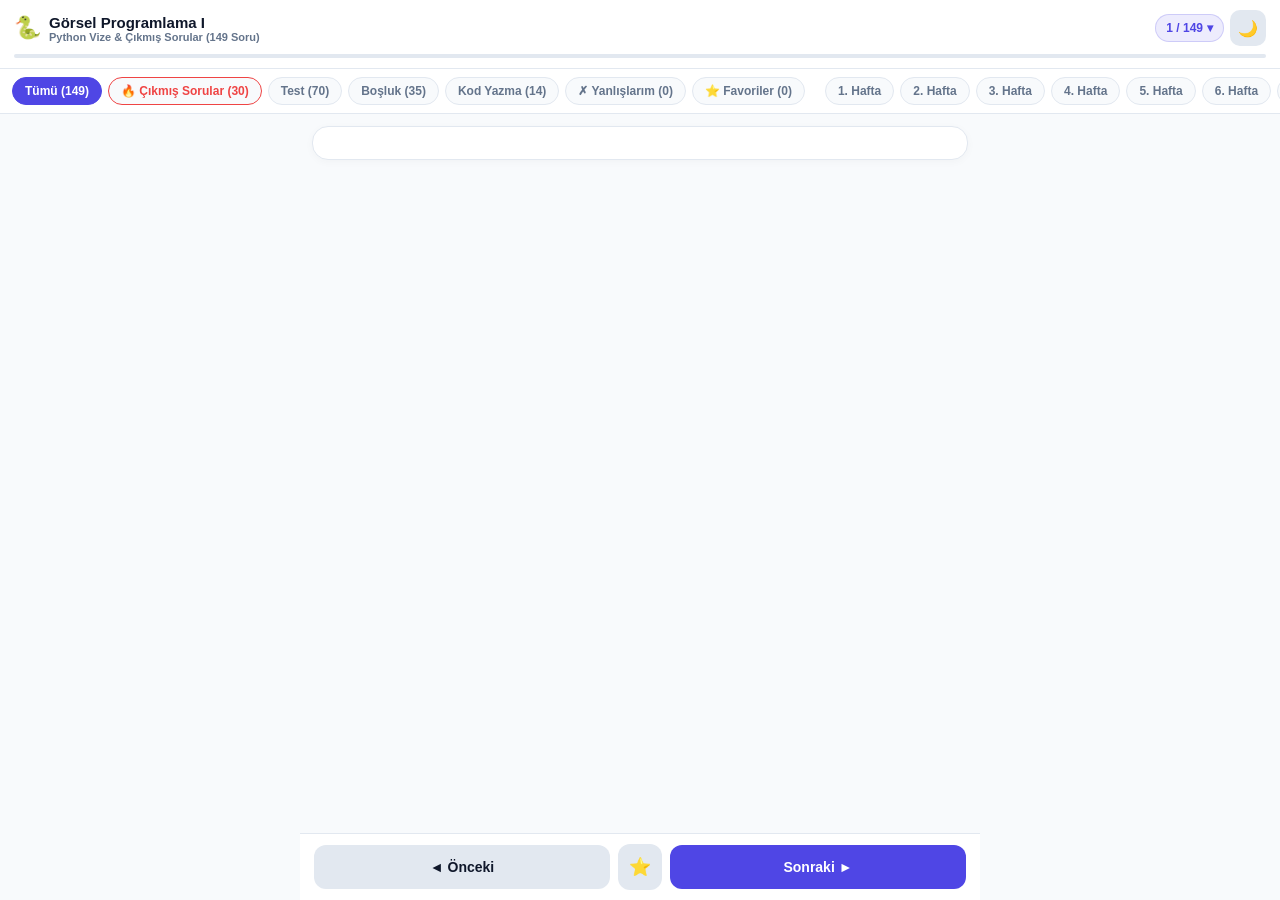
<file: gorsel.html>
<!doctype html>
<html lang="tr">
<head>
  <meta charset="UTF-8" />
  <meta name="viewport" content="width=device-width, initial-scale=1.0, maximum-scale=1.0, user-scalable=no, viewport-fit=cover" />
  <meta name="theme-color" content="#4f46e5" />
  <meta name="apple-mobile-web-app-capable" content="yes" />
  <meta name="apple-mobile-web-app-status-bar-style" content="black-translucent" />
  <title>Görsel Programlama I - Mobil Sınav Portalı</title>
  <style>
    /* Safe-fallback polyfill for localStorage in mobile WebView or file:// */
    :root {
      --primary: #4f46e5;
      --primary-hover: #4338ca;
      --bg: #f8fafc;
      --card-bg: #ffffff;
      --text: #0f172a;
      --text-muted: #64748b;
      --border: #e2e8f0;
      --code-bg: #0f172a;
      --code-text: #f1f5f9;
      --correct: #10b981;
      --correct-bg: #ecfdf5;
      --correct-border: #a7f3d0;
      --wrong: #ef4444;
      --wrong-bg: #fef2f2;
      --wrong-border: #fecaca;
    }
    .dark {
      --bg: #090d16;
      --card-bg: #131b2e;
      --text: #f8fafc;
      --text-muted: #94a3b8;
      --border: #1e293b;
      --code-bg: #050811;
      --code-text: #e2e8f0;
      --correct: #10b981;
      --correct-bg: rgba(16, 185, 129, 0.15);
      --correct-border: rgba(16, 185, 129, 0.4);
      --wrong: #f43f5e;
      --wrong-bg: rgba(244, 63, 94, 0.15);
      --wrong-border: rgba(244, 63, 94, 0.4);
    }
    * {
      box-sizing: border-box;
      margin: 0;
      padding: 0;
      -webkit-tap-highlight-color: transparent;
    }
    body {
      font-family: -apple-system, BlinkMacSystemFont, "Segoe UI", Roboto, Helvetica, Arial, sans-serif;
      background: var(--bg);
      color: var(--text);
      min-height: 100vh;
      display: flex;
      flex-direction: column;
      touch-action: manipulation;
      overflow-x: hidden;
      padding-bottom: 90px;
    }
    /* Top Header */
    header {
      position: sticky;
      top: 0;
      z-index: 40;
      background: var(--card-bg);
      border-bottom: 1px solid var(--border);
      padding: 10px 14px;
      padding-top: max(10px, env(safe-area-inset-top));
      backdrop-filter: blur(10px);
    }
    .header-row {
      display: flex;
      align-items: center;
      justify-content: space-between;
      gap: 8px;
    }
    .title-box {
      display: flex;
      align-items: center;
      gap: 8px;
      overflow: hidden;
    }
    .title-box .icon {
      font-size: 22px;
      line-height: 1;
    }
    .title-box h1 {
      font-size: 15px;
      font-weight: 800;
      white-space: nowrap;
      overflow: hidden;
      text-overflow: ellipsis;
      color: var(--text);
    }
    .header-actions {
      display: flex;
      align-items: center;
      gap: 6px;
    }
    .btn-icon {
      background: var(--border);
      color: var(--text);
      border: none;
      width: 36px;
      height: 36px;
      border-radius: 10px;
      display: flex;
      align-items: center;
      justify-content: center;
      font-size: 16px;
      cursor: pointer;
    }
    .progress-pill {
      background: rgba(79, 70, 229, 0.1);
      color: var(--primary);
      border: 1px solid rgba(79, 70, 229, 0.2);
      font-weight: 700;
      font-size: 12px;
      padding: 6px 10px;
      border-radius: 20px;
      cursor: pointer;
      display: flex;
      align-items: center;
      gap: 4px;
    }
    .progress-bar-bg {
      width: 100%;
      height: 4px;
      background: var(--border);
      border-radius: 2px;
      margin-top: 8px;
      overflow: hidden;
    }
    .progress-bar-fill {
      height: 100%;
      background: linear-gradient(90deg, #4f46e5, #10b981);
      width: 0%;
      transition: width 0.3s ease;
    }
    /* Filters Container */
    .filters-wrap {
      padding: 8px 12px;
      background: var(--card-bg);
      border-bottom: 1px solid var(--border);
      overflow-x: auto;
      white-space: nowrap;
      scrollbar-width: none;
      -webkit-overflow-scrolling: touch;
      display: flex;
      gap: 6px;
    }
    .filters-wrap::-webkit-scrollbar {
      display: none;
    }
    .filter-btn {
      border: 1px solid var(--border);
      background: var(--bg);
      color: var(--text-muted);
      font-size: 12px;
      font-weight: 600;
      padding: 6px 12px;
      border-radius: 20px;
      cursor: pointer;
      flex-shrink: 0;
      transition: all 0.2s;
    }
    .filter-btn.active {
      background: var(--primary);
      color: #fff;
      border-color: var(--primary);
    }
    /* Main Content */
    main {
      max-width: 680px;
      width: 100%;
      margin: 0 auto;
      padding: 12px;
      flex: 1;
    }
    .card {
      background: var(--card-bg);
      border: 1px solid var(--border);
      border-radius: 16px;
      padding: 16px;
      box-shadow: 0 2px 8px rgba(0,0,0,0.03);
    }
    .q-meta {
      display: flex;
      align-items: center;
      justify-content: space-between;
      flex-wrap: wrap;
      gap: 6px;
      margin-bottom: 12px;
    }
    .badge {
      font-size: 11px;
      font-weight: 700;
      padding: 3px 8px;
      border-radius: 6px;
      text-transform: uppercase;
      letter-spacing: 0.5px;
    }
    .badge-week { background: #e0e7ff; color: #3730a3; }
    .badge-test { background: #dbeafe; color: #1e40af; }
    .badge-fill { background: #d1fae5; color: #065f46; }
    .badge-code { background: #fef3c7; color: #92400e; }
    .badge-fav { background: #fef08a; color: #854d0e; cursor: pointer; }
    .dark .badge-week { background: #312e81; color: #c7d2fe; }
    .dark .badge-test { background: #1e3a8a; color: #bfdbfe; }
    .dark .badge-fill { background: #064e3b; color: #a7f3d0; }
    .dark .badge-code { background: #78350f; color: #fde68a; }

    .q-text {
      font-size: 15px;
      font-weight: 700;
      line-height: 1.5;
      color: var(--text);
      margin-bottom: 14px;
    }
    /* Code block */
    .code-box {
      background: var(--code-bg);
      border: 1px solid var(--border);
      border-radius: 12px;
      overflow: hidden;
      margin-bottom: 16px;
    }
    .code-header {
      background: rgba(255, 255, 255, 0.05);
      border-bottom: 1px solid rgba(255, 255, 255, 0.1);
      padding: 6px 12px;
      display: flex;
      align-items: center;
      justify-content: space-between;
      font-size: 11px;
      color: #94a3b8;
      font-family: monospace;
    }
    .code-copy {
      background: transparent;
      border: 1px solid rgba(255, 255, 255, 0.2);
      color: #cbd5e1;
      padding: 2px 8px;
      border-radius: 6px;
      font-size: 10px;
      cursor: pointer;
    }
    .code-box pre {
      padding: 12px;
      margin: 0;
      overflow-x: auto;
      font-family: Consolas, Monaco, "Courier New", monospace;
      font-size: 13px;
      line-height: 1.5;
      color: var(--code-text);
      white-space: pre-wrap;
      word-break: break-word;
    }
    /* Options for Test */
    .options-list {
      display: flex;
      flex-direction: column;
      gap: 10px;
    }
    .option-btn {
      display: flex;
      align-items: flex-start;
      gap: 10px;
      padding: 12px 14px;
      border: 1.5px solid var(--border);
      border-radius: 12px;
      background: var(--card-bg);
      color: var(--text);
      font-size: 14px;
      text-align: left;
      cursor: pointer;
      transition: all 0.15s ease;
      min-height: 48px;
    }
    .option-btn:active {
      transform: scale(0.99);
    }
    .opt-key {
      width: 26px;
      height: 26px;
      border-radius: 8px;
      background: var(--bg);
      color: var(--text-muted);
      font-weight: 700;
      font-size: 12px;
      display: flex;
      align-items: center;
      justify-content: center;
      flex-shrink: 0;
    }
    .opt-text {
      flex: 1;
      line-height: 1.4;
    }
    .option-btn.correct {
      border-color: var(--correct);
      background: var(--correct-bg);
      color: #065f46;
    }
    .dark .option-btn.correct {
      color: #6ee7b7;
    }
    .option-btn.correct .opt-key {
      background: var(--correct);
      color: #fff;
    }
    .option-btn.wrong {
      border-color: var(--wrong);
      background: var(--wrong-bg);
      color: #991b1b;
    }
    .dark .option-btn.wrong {
      color: #fca5a5;
    }
    .option-btn.wrong .opt-key {
      background: var(--wrong);
      color: #fff;
    }
    /* Explanation Box */
    .explanation-box {
      margin-top: 14px;
      padding: 12px 14px;
      border-radius: 12px;
      font-size: 13px;
      line-height: 1.5;
      animation: fadeIn 0.25s ease;
    }
    .explanation-box.success {
      background: var(--correct-bg);
      border: 1px solid var(--correct-border);
      color: #065f46;
    }
    .dark .explanation-box.success {
      color: #6ee7b7;
    }
    .explanation-box.danger {
      background: var(--wrong-bg);
      border: 1px solid var(--wrong-border);
      color: #991b1b;
    }
    .dark .explanation-box.danger {
      color: #fca5a5;
    }
    /* Fill-in-the-blank styling */
    .fill-box {
      display: flex;
      flex-direction: column;
      gap: 10px;
    }
    .fill-input {
      width: 100%;
      padding: 14px;
      font-size: 16px; /* Prevents iOS auto-zoom! */
      border: 1.5px solid var(--border);
      border-radius: 12px;
      background: var(--bg);
      color: var(--text);
      font-family: monospace;
      outline: none;
    }
    .fill-input:focus {
      border-color: var(--primary);
    }
    .btn-row {
      display: flex;
      gap: 8px;
      flex-wrap: wrap;
    }
    .btn {
      padding: 12px 16px;
      font-size: 13px;
      font-weight: 700;
      border-radius: 10px;
      border: none;
      cursor: pointer;
      display: flex;
      align-items: center;
      justify-content: center;
      gap: 6px;
      transition: all 0.15s;
    }
    .btn-primary {
      background: var(--primary);
      color: #fff;
      flex: 1;
    }
    .btn-secondary {
      background: var(--border);
      color: var(--text);
    }
    /* Code writing question */
    .code-editor {
      width: 100%;
      height: 130px;
      padding: 12px;
      font-size: 14px;
      border: 1.5px solid var(--border);
      border-radius: 12px;
      background: var(--code-bg);
      color: var(--code-text);
      font-family: Consolas, Monaco, monospace;
      outline: none;
      resize: vertical;
    }
    /* Fixed Bottom Nav */
    footer {
      position: fixed;
      bottom: 0;
      left: 0;
      right: 0;
      background: var(--card-bg);
      border-top: 1px solid var(--border);
      padding: 10px 14px;
      padding-bottom: max(10px, env(safe-area-inset-bottom));
      z-index: 40;
      display: flex;
      align-items: center;
      justify-content: space-between;
      gap: 8px;
      max-width: 680px;
      margin: 0 auto;
    }
    .nav-btn {
      flex: 1;
      padding: 12px 10px;
      border-radius: 12px;
      font-size: 14px;
      font-weight: 700;
      display: flex;
      align-items: center;
      justify-content: center;
      gap: 6px;
      border: none;
      cursor: pointer;
      min-height: 44px;
    }
    .nav-btn.prev {
      background: var(--border);
      color: var(--text);
    }
    .nav-btn.next {
      background: var(--primary);
      color: #fff;
    }
    .nav-btn.fav {
      flex: 0 0 44px;
      background: var(--border);
      color: var(--text-muted);
      font-size: 18px;
    }
    .nav-btn.fav.active {
      background: #fef08a;
      color: #ca8a04;
    }
    .dark .nav-btn.fav.active {
      background: #854d0e;
      color: #fef08a;
    }
    /* Question Jump Drawer / Modal */
    .modal-overlay {
      display: none;
      position: fixed;
      top: 0;
      left: 0;
      right: 0;
      bottom: 0;
      background: rgba(0,0,0,0.5);
      z-index: 100;
      backdrop-filter: blur(4px);
    }
    .modal-content {
      position: absolute;
      bottom: 0;
      left: 0;
      right: 0;
      max-height: 80vh;
      background: var(--card-bg);
      border-top-left-radius: 20px;
      border-top-right-radius: 20px;
      padding: 16px;
      padding-bottom: max(20px, env(safe-area-inset-bottom));
      overflow-y: auto;
      display: flex;
      flex-direction: column;
      gap: 12px;
    }
    .modal-header {
      display: flex;
      align-items: center;
      justify-content: space-between;
    }
    .modal-title {
      font-size: 16px;
      font-weight: 800;
    }
    .grid-container {
      display: grid;
      grid-template-columns: repeat(auto-fill, minmax(44px, 1fr));
      gap: 8px;
      padding: 4px 0;
    }
    .q-jump-btn {
      height: 44px;
      border-radius: 10px;
      border: 1px solid var(--border);
      background: var(--bg);
      color: var(--text);
      font-weight: 700;
      font-size: 13px;
      display: flex;
      align-items: center;
      justify-content: center;
      cursor: pointer;
    }
    .q-jump-btn.current {
      border: 2px solid var(--primary);
    }
    .q-jump-btn.correct {
      background: var(--correct);
      color: #fff;
      border-color: var(--correct);
    }
    .q-jump-btn.wrong {
      background: var(--wrong);
      color: #fff;
      border-color: var(--wrong);
    }
    @keyframes fadeIn {
      from { opacity: 0; transform: translateY(4px); }
      to { opacity: 1; transform: translateY(0); }
    }
  </style>
</head>
<body>

  <!-- SAFE LOCALSTORAGE POLYFILL FOR MOBILE (PREVENTS WHITE SCREEN ON FILE://) -->
  <script>
    (function() {
      try {
        var test = '__st_test__';
        window.localStorage.setItem(test, test);
        window.localStorage.removeItem(test);
      } catch(e) {
        console.warn('Storage sandboxed or file:// active. Polyfilling memory storage.');
        var mem = {};
        window.localStorage = {
          getItem: function(k) { return mem.hasOwnProperty(k) ? mem[k] : null; },
          setItem: function(k, v) { mem[k] = String(v); },
          removeItem: function(k) { delete mem[k]; },
          clear: function() { mem = {}; }
        };
      }
    })();
  </script>

  <!-- TOP HEADER -->
  <header>
    <div class="header-row">
      <div class="title-box">
        <span class="icon">🐍</span>
        <div>
          <h1>Görsel Programlama I</h1>
          <div style="font-size: 11px; color: var(--text-muted); font-weight: 600;">Python Vize & Çıkmış Sorular (149 Soru)</div>
        </div>
      </div>
      <div class="header-actions">
        <button class="progress-pill" id="btn-jump-modal" onclick="openGridModal()">
          <span id="header-counter">1 / 149</span>
          <span>▾</span>
        </button>
        <button class="btn-icon" id="btn-theme" onclick="toggleTheme()" title="Karanlık/Aydınlık Mod">🌙</button>
      </div>
    </div>
    <div class="progress-bar-bg">
      <div class="progress-bar-fill" id="progress-bar"></div>
    </div>
  </header>

  <!-- FILTER PILLS -->
  <div class="filters-wrap" id="filters-container">
    <button class="filter-btn active" onclick="setFilter('all', 0)">Tümü (149)</button>
    <button class="filter-btn" style="border-color:#ef4444; color:#ef4444; font-weight:800;" onclick="setFilter('cikmis', 0)">🔥 Çıkmış Sorular (30)</button>
    <button class="filter-btn" onclick="setFilter('test', 0)">Test (70)</button>
    <button class="filter-btn" onclick="setFilter('fill', 0)">Boşluk (35)</button>
    <button class="filter-btn" onclick="setFilter('code', 0)">Kod Yazma (14)</button>
    <button class="filter-btn" onclick="setFilter('wrong', 0)">✗ Yanlışlarım (<span id="wrong-count">0</span>)</button>
    <button class="filter-btn" onclick="setFilter('fav', 0)">⭐ Favoriler (<span id="fav-count">0</span>)</button>
    <span style="display:inline-block; width:1px; height:18px; background:var(--border); margin:auto 4px;"></span>
    <button class="filter-btn" onclick="setFilter('week', 1)">1. Hafta</button>
    <button class="filter-btn" onclick="setFilter('week', 2)">2. Hafta</button>
    <button class="filter-btn" onclick="setFilter('week', 3)">3. Hafta</button>
    <button class="filter-btn" onclick="setFilter('week', 4)">4. Hafta</button>
    <button class="filter-btn" onclick="setFilter('week', 5)">5. Hafta</button>
    <button class="filter-btn" onclick="setFilter('week', 6)">6. Hafta</button>
    <button class="filter-btn" onclick="setFilter('week', 7)">7. Hafta</button>
  </div>

  <!-- MAIN QUESTION DISPLAY -->
  <main id="app">
    <div class="card" id="q-card">
      <!-- Dynamic Question Content Injected by JS -->
    </div>
  </main>

  <!-- FIXED BOTTOM NAVIGATION -->
  <footer>
    <button class="nav-btn prev" onclick="prevQuestion()">◄ Önceki</button>
    <button class="nav-btn fav" id="btn-fav" onclick="toggleFav()" title="Favoriye Ekle">⭐</button>
    <button class="nav-btn next" onclick="nextQuestion()">Sonraki ►</button>
  </footer>

  <!-- QUESTION SELECTION MODAL (DRAWER) -->
  <div class="modal-overlay" id="modal-overlay" onclick="closeGridModal(event)">
    <div class="modal-content" onclick="event.stopPropagation()">
      <div class="modal-header">
        <div class="modal-title">Sorular Listesi</div>
        <button class="btn-icon" onclick="closeGridModal()">✕</button>
      </div>
      <div style="font-size: 12px; color: var(--text-muted); display:flex; gap:12px; flex-wrap:wrap;">
        <span style="display:flex; align-items:center; gap:4px;"><span style="width:10px; height:10px; border-radius:3px; background:var(--correct);"></span> Doğru: <strong id="modal-correct-cnt">0</strong></span>
        <span style="display:flex; align-items:center; gap:4px;"><span style="width:10px; height:10px; border-radius:3px; background:var(--wrong);"></span> Yanlış: <strong id="modal-wrong-cnt">0</strong></span>
        <span style="display:flex; align-items:center; gap:4px;"><span style="width:10px; height:10px; border-radius:3px; background:var(--bg); border:1px solid var(--border);"></span> Çözülmedi: <strong id="modal-unanswered-cnt">149</strong></span>
      </div>
      <div class="grid-container" id="modal-grid">
        <!-- Injected by JS -->
      </div>
      <div style="display:flex; gap:8px; margin-top:8px;">
        <button class="btn btn-secondary" style="flex:1;" onclick="resetAllAnswers()">Cevapları Sıfırla</button>
        <button class="btn btn-primary" style="flex:1;" onclick="closeGridModal()">Kapat</button>
      </div>
    </div>
  </div>

  <script>
    // DATA INJECTION
    const ALL_QUESTIONS = [{"id": 1001, "course": "gorsel_vize", "week": 1, "week_title": "Hafta 1: Python'a Giriş ve Çalışma Ortamı", "qType": "test", "difficulty": "Kolay", "test_type": "Görsel Programlama I - Test Soruları", "category": "Hafta 1 - Python'a Giriş [Kolay]", "question": "Python programlama dili tasarım felsefesi ve yapısı açısından aşağıdakilerden hangisi ile tanımlanır?", "code": null, "options": {"A": "Düşük seviyeli ve derlenen bir dildir", "B": "Yüksek seviyeli, yorumlanan ve nesne yönelimli bir dildir", "C": "Yalnızca donanım sürücüsü yazmaya yönelik makine dilidir", "D": "Yorumlayıcıya ihtiyaç duymadan doğrudan çalışan saf ikili (binary) sistemdir"}, "answer": "B", "explanations": {"A": "Yanlış: Python düşük seviyeli veya derlenen (compiled) bir dil değildir.", "B": "Doğru: Python yüksek seviyeli, yorumlanan (interpreted) ve nesne yönelimli (OOP) bir programlama dilidir.", "C": "Yanlış: Python genel amaçlı yüksek seviyeli bir dildir, makine dili değildir.", "D": "Yanlış: Python kodlarının çalışması için bir yorumlayıcıya (interpreter) ihtiyaç vardır."}, "lang": "python"}, {"id": 1002, "course": "gorsel_vize", "week": 1, "week_title": "Hafta 1: Python'a Giriş ve Çalışma Ortamı", "qType": "test", "difficulty": "Kolay", "test_type": "Görsel Programlama I - Test Soruları", "category": "Hafta 1 - Python'a Giriş [Kolay]", "question": "Python komut dosyalarının (script) standart dosya uzantısı aşağıdakilerden hangisidir?", "code": null, "options": {"A": ".pt", "B": ".exe", "C": ".py", "D": ".python"}, "answer": "C", "explanations": {"A": "Yanlış: .pt genellikle PyTorch model dosyaları için kullanılır.", "B": "Yanlış: .exe Windows çalıştırılabilir ikili dosya uzantısıdır.", "C": "Doğru: Python betik (script) dosyalarının standart uzantısı .py'dir.", "D": "Yanlış: Standart uzantı .python değil .py'dir."}, "lang": "python"}, {"id": 1003, "course": "gorsel_vize", "week": 1, "week_title": "Hafta 1: Python'a Giriş ve Çalışma Ortamı", "qType": "test", "difficulty": "Kolay", "test_type": "Görsel Programlama I - Test Soruları", "category": "Hafta 1 - Python'a Giriş [Kolay]", "question": "Python kodlarının kaydedilmesine gerek kalmadan doğrudan komut yazılarak sonucun anlık görülebildiği ortama ne ad verilir?", "code": null, "options": {"A": "Derleyici Konsolu", "B": "Etkileşimli Kabuk (Interactive Shell)", "C": "Kod Dağıtıcısı", "D": "Veritabanı Yöneticisi"}, "answer": "B", "explanations": {"A": "Yanlış: Python derleyici değil yorumlayıcı kullanır.", "B": "Doğru: Komutların kaydedilmeden anlık yazılıp çıktısının alındığı ortama Etkileşimli Kabuk (Interactive Shell) denir.", "C": "Yanlış: Böyle bir ortam adı yoktur.", "D": "Yanlış: Veritabanı yönetimi ile ilgisi yoktur."}, "lang": "python"}, {"id": 1004, "course": "gorsel_vize", "week": 1, "week_title": "Hafta 1: Python'a Giriş ve Çalışma Ortamı", "qType": "test", "difficulty": "Orta", "test_type": "Görsel Programlama I - Test Soruları", "category": "Hafta 1 - Python'a Giriş [Orta]", "question": "Python 2 ve Python 3 sürümleri arasındaki ilişki hakkında aşağıdakilerden hangisi doğrudur?", "code": null, "options": {"A": "Python 2 ile yazılan tüm programlar Python 3 yorumlayıcısında hatasız çalışır", "B": "Python 3 geriye dönük tam uyumludur, kod değişikliği gerektirmez", "C": "Python 2 ve Python 3 arasında sözdizimi farkları bulunur; Python 2 kodları doğrudan Python 3'te çalışmayabilir", "D": "Python 2'nin gelişimi günümüzde de en güncel sürüm olarak devam etmektedir"}, "answer": "C", "explanations": {"A": "Yanlış: Python 2 ile yazılan komut dosyaları Python 3 yorumlayıcısı tarafından doğrudan çalıştırılamaz.", "B": "Yanlış: Python 3 geriye dönük tam uyumlu değildir.", "C": "Doğru: Python 2 ve Python 3 arasında sözdizimi farkları vardır ve Python 2 kodları doğrudan Python 3'te çalışmayabilir.", "D": "Yanlış: Python 2'nin gelişimi sonlandırılmıştır."}, "lang": "python"}, {"id": 1005, "course": "gorsel_vize", "week": 1, "week_title": "Hafta 1: Python'a Giriş ve Çalışma Ortamı", "qType": "test", "difficulty": "Orta", "test_type": "Görsel Programlama I - Test Soruları", "category": "Hafta 1 - Python'a Giriş [Orta]", "question": "Python'da yazılan kodların satır satır okunup makine koduna anlık çevrilerek çalıştırılmasını sağlayan yazılım aşağıdakilerden hangisidir?", "code": null, "options": {"A": "Interpreter (Yorumlayıcı)", "B": "Compiler (Derleyici)", "C": "BIOS", "D": "Assembler"}, "answer": "A", "explanations": {"A": "Doğru: Yorumlayıcı (Interpreter) programı satır satır okuyup anlık olarak çalıştırır.", "B": "Yanlış: Derleyici (Compiler) tüm kodu tek seferde makine diline çevirir.", "C": "Yanlış: BIOS anakart temel giriş/çıkış sistemidir.", "D": "Yanlış: Assembler assembly dilini makine koduna çevirir."}, "lang": "python"}, {"id": 1006, "course": "gorsel_vize", "week": 1, "week_title": "Hafta 1: Python'a Giriş ve Çalışma Ortamı", "qType": "test", "difficulty": "Orta", "test_type": "Görsel Programlama I - Test Soruları", "category": "Hafta 1 - Python'a Giriş [Orta]", "question": "Etkileşimli kabukta (Interactive Shell) >>> \"merhaba dünya\" yazılıp Enter tuşuna basıldığında ekranda ne görülür?", "code": ">>> \"merhaba dünya\"", "options": {"A": "Hiçbir şey yazmaz, hata verir", "B": "'merhaba dünya' çıktısı tırnaklı biçimde doğrudan gösterilir", "C": "Ekrana doğrudan print(\"merhaba dünya\") yazılır", "D": "Dosya kaydetme penceresi açılır"}, "answer": "B", "explanations": {"A": "Yanlış: Geçerli bir string ifadesidir, hata vermez.", "B": "Doğru: Etkileşimli kabukta print kullanmadan ifade yazıldığında sonucu 'merhaba dünya' olarak tırnak içinde anlık gösterilir.", "C": "Yanlış: print komutu yazdırılmaz, ifadenin değeri döndürülür.", "D": "Yanlış: Etkileşimli kabukta kodlar kaydedilmeden anlık çalışır."}, "lang": "python"}, {"id": 1007, "course": "gorsel_vize", "week": 1, "week_title": "Hafta 1: Python'a Giriş ve Çalışma Ortamı", "qType": "test", "difficulty": "Zor", "test_type": "Görsel Programlama I - Test Soruları", "category": "Hafta 1 - Python'a Giriş [Zor]", "question": "Derlenen (compiled) diller ile Python gibi yorumlanan (interpreted) diller karşılaştırıldığında aşağıdakilerden hangisi Python'un temel bir karakteristiğidir?", "code": null, "options": {"A": "Python kodları çalıştırılmadan önce tek seferde kalıcı bir .exe ikili dosyasına dönüştürülür", "B": "Yorumlanan dillerde kod satır satır denetlenir, bu nedenle hata veren satıra kadar olan kodlar işletilebilir", "C": "Yorumlayıcı dillerde sözdizimi denetimi sadece program tamamen bittiğinde yapılır", "D": "Yorumlanan diller doğrudan CPU üzerinde donanımsal olarak çalışır"}, "answer": "B", "explanations": {"A": "Yanlış: Bu derlenen (compiled) dillerin özelliğidir.", "B": "Doğru: Yorumlayıcı programı yukarıdan aşağıya satır satır işler ve gördüğü ilk hatada çalışmayı durdurur; o satıra kadar olan kodlar çalışır.", "C": "Yanlış: Denetim satır satır çalışma esnasında yapılır.", "D": "Yanlış: Yorumlayıcı aracılığıyla çalıştırılır."}, "lang": "python"}, {"id": 1008, "course": "gorsel_vize", "week": 1, "week_title": "Hafta 1: Python'a Giriş ve Çalışma Ortamı", "qType": "test", "difficulty": "Zor", "test_type": "Görsel Programlama I - Test Soruları", "category": "Hafta 1 - Python'a Giriş [Zor]", "question": "Python kurulumuyla birlikte varsayılan olarak gelen tümleşik geliştirme ortamı (IDE) aşağıdakilerden hangisidir?", "code": null, "options": {"A": "Visual Studio Code", "B": "IDLE", "C": "PyCharm", "D": "Eclipse"}, "answer": "B", "explanations": {"A": "Yanlış: VS Code harici olarak indirilen bir editördür.", "B": "Doğru: Python kurulumuyla birlikte varsayılan olarak IDLE (Integrated Development and Learning Environment) gelir.", "C": "Yanlış: PyCharm harici bir IDE'dir.", "D": "Yanlış: Eclipse harici bir IDE'dir."}, "lang": "python"}, {"id": 1009, "course": "gorsel_vize", "week": 1, "week_title": "Hafta 1: Python'a Giriş ve Çalışma Ortamı", "qType": "test", "difficulty": "Zor", "test_type": "Görsel Programlama I - Test Soruları", "category": "Hafta 1 - Python'a Giriş [Zor]", "question": "Bir Python betik (script) dosyası oluşturup kaydettikten sonra IDLE editöründe programı çalıştırmak için kullanılan kısayol tuşu hangisidir?", "code": null, "options": {"A": "F1", "B": "F3", "C": "F5", "D": "Ctrl + S"}, "answer": "C", "explanations": {"A": "Yanlış: F1 yardım menüsünü açar.", "B": "Yanlış: F3 arama işlevi içindir.", "C": "Doğru: IDLE editöründe Run -> Run Module komutu için F5 kısayol tuşu kullanılır.", "D": "Yanlış: Ctrl + S dosyayı kaydetmek için kullanılır."}, "lang": "python"}, {"id": 1010, "course": "gorsel_vize", "week": 1, "week_title": "Hafta 1: Python'a Giriş ve Çalışma Ortamı", "qType": "test", "difficulty": "Zor", "test_type": "Görsel Programlama I - Test Soruları", "category": "Hafta 1 - Python'a Giriş [Zor]", "question": "Python'un taşınabilir (platform-independent) bir dil olması ne anlama gelir?", "code": null, "options": {"A": "Kodların sadece Windows işletim sisteminde çalışabilmesi", "B": "Yazılan Python kodunun uygun yorumlayıcı bulunan farklı işletim sistemlerinde (Windows, Linux, macOS) değiştirilmeden çalışabilmesi", "C": "Programın hiçbir harici kütüphane yüklenmeden her işlemi yapabilmesi", "D": "Kodların doğrudan RAM üzerinde saklanması"}, "answer": "B", "explanations": {"A": "Yanlış: Python çoklu platform destekler.", "B": "Doğru: Taşınabilirlik, aynı Python kaynak kodunun Windows, Linux ve macOS gibi farklı işletim sistemlerinde değişiklik yapılmadan çalışabilmesidir.", "C": "Yanlış: Bu standart kütüphane zenginliği ile ilgilidir.", "D": "Yanlış: Taşınabilirlik işletim sisteminden bağımsızlık demektir."}, "lang": "python"}, {"id": 2001, "course": "gorsel_vize", "week": 1, "week_title": "Hafta 1: Python'a Giriş ve Çalışma Ortamı", "qType": "fill", "difficulty": "Boşluk Doldurma", "test_type": "Görsel Programlama I - Boşluk Doldurma", "category": "Hafta 1 - Boşluk Doldurma", "question": "Python kodlarının komut satırında anlık olarak test edildiği arayüze Python ____________ (kabuk) adı verilir.", "code": null, "answer": "DOGRU", "official_answer": "Shell (Etkileşimli Kabuk)", "accepted": ["shell", "etkilesimli kabuk", "etkileşimli kabuk", "interactive shell", "shell (etkileşimli kabuk)", "kabuk"], "explanation": "Python'da komutların kaydedilmeden anlık olarak çalıştırılıp test edildiği konsol ortamına Shell (Etkileşimli Kabuk / Interactive Shell) adı verilir.", "lang": "python"}, {"id": 2002, "course": "gorsel_vize", "week": 1, "week_title": "Hafta 1: Python'a Giriş ve Çalışma Ortamı", "qType": "fill", "difficulty": "Boşluk Doldurma", "test_type": "Görsel Programlama I - Boşluk Doldurma", "category": "Hafta 1 - Boşluk Doldurma", "question": "Python programlama dilinde kod blokları süslü parantezler {} yerine ____________ (boşluk bırakma) ile belirlenir.", "code": null, "answer": "DOGRU", "official_answer": "Girintileme (Indentation)", "accepted": ["girintileme", "girinti", "indentation", "indent", "girintileme (indentation)", "bosluk", "boşluk"], "explanation": "Python'da koşul, döngü ve fonksiyon gibi kod blokları süslü parantez yerine Girintileme (Indentation) ile oluşturulur.", "lang": "python"}, {"id": 2003, "course": "gorsel_vize", "week": 1, "week_title": "Hafta 1: Python'a Giriş ve Çalışma Ortamı", "qType": "fill", "difficulty": "Boşluk Doldurma", "test_type": "Görsel Programlama I - Boşluk Doldurma", "category": "Hafta 1 - Boşluk Doldurma", "question": "Python ____________ tabanlı ve nesne yönelimli, yüksek seviyeli bir programlama dilidir.", "code": null, "answer": "DOGRU", "official_answer": "Yorumlayıcı (Interpreter)", "accepted": ["yorumlayici", "yorumlayıcı", "interpreter", "yorumlanan", "yorumlayici (interpreter)", "yorumlayıcı (interpreter)"], "explanation": "Python derlenen değil, Yorumlayıcı (Interpreter) tabanlı, nesne yönelimli ve yüksek seviyeli bir programlama dilidir.", "lang": "python"}, {"id": 2004, "course": "gorsel_vize", "week": 1, "week_title": "Hafta 1: Python'a Giriş ve Çalışma Ortamı", "qType": "fill", "difficulty": "Boşluk Doldurma", "test_type": "Görsel Programlama I - Boşluk Doldurma", "category": "Hafta 1 - Boşluk Doldurma", "question": "Python 2 sürümünün gelişimi ____________ sürümüyle sonlandırılmıştır.", "code": null, "answer": "DOGRU", "official_answer": "2.7", "accepted": ["2.7", "2.72", "python 2.7"], "explanation": "Python 2 dağıtımının gelişimi 2.7 (slaytlarda 2.7 / 2.72 olarak da geçer) sürümüyle durdurulmuştur.", "lang": "python"}, {"id": 2005, "course": "gorsel_vize", "week": 1, "week_title": "Hafta 1: Python'a Giriş ve Çalışma Ortamı", "qType": "fill", "difficulty": "Boşluk Doldurma", "test_type": "Görsel Programlama I - Boşluk Doldurma", "category": "Hafta 1 - Boşluk Doldurma", "question": "Bir Python kod dosyasını çalıştırmak için dosya uzantısının ____________ olması gerekir.", "code": null, "answer": "DOGRU", "official_answer": ".py", "accepted": [".py", "py"], "explanation": "Python kaynak kod dosyalarının standart uzantısı .py'dir.", "lang": "python"}, {"id": 3001, "course": "gorsel_vize", "week": 1, "week_title": "Hafta 1: Python'a Giriş ve Çalışma Ortamı", "qType": "code", "difficulty": "Klasik / Kod Yazma", "test_type": "Görsel Programlama I - Klasik & Kod Yazma", "category": "Hafta 1 - Klasik & Kod Yazma", "question": "Ekrana \"Görsel Programlama Dersine Hoş Geldiniz!\" yazdıran geçerli bir Python kod satırı yazınız.", "code": null, "answer": "DOGRU", "solution_code": "print(\"Görsel Programlama Dersine Hoş Geldiniz!\")", "keywords": ["print(", "Hoş Geldiniz"], "explanation": "Python'da ekrana metin yazdırmak için print() fonksiyonu kullanılır ve metin tırnak işaretleri içine alınır.", "lang": "python"}, {"id": 3002, "course": "gorsel_vize", "week": 1, "week_title": "Hafta 1: Python'a Giriş ve Çalışma Ortamı", "qType": "code", "difficulty": "Klasik / Kod Yazma", "test_type": "Görsel Programlama I - Klasik & Kod Yazma", "category": "Hafta 1 - Klasik & Kod Yazma", "question": "Etkileşimli kabuk ile bir .py dosyasında kod çalıştırmanın temel farkını iki cümleyle açıklayınız.", "code": null, "answer": "DOGRU", "solution_code": "Etkileşimli kabuk kodları kaydetmeden anlık satır satır denemeye yarar; .py script dosyaları ise kodların kalıcı olarak kaydedilip daha sonra tekrar çalıştırılmasını sağlar.", "keywords": ["anlık", "kaydet", "kalıcı"], "explanation": "Etkileşimli kabuk (Interactive Shell) tek satırlık komutları kaydetmeden anlık test etmek içindir. .py uzantılı dosyalar ise çok satırlı programları kalıcı olarak kaydedip tekrar tekrar çalıştırmak için kullanılır.", "lang": "python"}, {"id": 1011, "course": "gorsel_vize", "week": 2, "week_title": "Hafta 2: Değişkenler, Veri Tipleri, Operatörler ve Yorum Satırları", "qType": "test", "difficulty": "Kolay", "test_type": "Görsel Programlama I - Test Soruları", "category": "Hafta 2 - Değişkenler & Operatörler [Kolay]", "question": "Python'da tek satırlık yorum (açıklama) eklemek için satırın başına hangi simge getirilir?", "code": null, "options": {"A": "//", "B": "/*", "C": "#", "D": "<!--"}, "answer": "C", "explanations": {"A": "Yanlış: // C, Java ve JavaScript'te yorum satırı, Python'da ise tam bölme operatörüdür.", "B": "Yanlış: /* C/Java'da çok satırlı yorum başlatır.", "C": "Doğru: Python'da tek satırlık yorumlar # (diyez) işareti ile başlar.", "D": "Yanlış: <!-- HTML yorum etiketidir."}, "lang": "python"}, {"id": 1012, "course": "gorsel_vize", "week": 2, "week_title": "Hafta 2: Değişkenler, Veri Tipleri, Operatörler ve Yorum Satırları", "qType": "test", "difficulty": "Kolay", "test_type": "Görsel Programlama I - Test Soruları", "category": "Hafta 2 - Değişkenler & Operatörler [Kolay]", "question": "Aşağıdaki değişken tanımlamalarından hangisi Python kurallarına göre geçersizdir?", "code": null, "options": {"A": "ogrenci_no = 120", "B": "_vizeNotu = 75", "C": "1.sinav = 80", "D": "toplamFiyat = 250.5"}, "answer": "C", "explanations": {"A": "Geçerli: Harfle başlar ve alt çizgi (_) içerebilir.", "B": "Geçerli: Değişken isimleri alt çizgi (_) ile başlayabilir.", "C": "Doğru (Geçersiz): Değişken isimleri rakamla başlayamaz ve nokta (.) içeremez.", "D": "Geçerli: Büyük/küçük harf kullanımı kurallara uygundur."}, "lang": "python"}, {"id": 1013, "course": "gorsel_vize", "week": 2, "week_title": "Hafta 2: Değişkenler, Veri Tipleri, Operatörler ve Yorum Satırları", "qType": "test", "difficulty": "Kolay", "test_type": "Görsel Programlama I - Test Soruları", "category": "Hafta 2 - Değişkenler & Operatörler [Kolay]", "question": "sayi = 18 ifadesinde sayi değişkeninin veri tipi aşağıdakilerden hangisidir?", "code": "sayi = 18", "options": {"A": "float", "B": "str", "C": "int", "D": "bool"}, "answer": "C", "explanations": {"A": "Yanlış: float ondalıklı sayılar içindir (örn: 18.0).", "B": "Yanlış: str tırnak içindeki metinler içindir (örn: \"18\").", "C": "Doğru: 18 bir tam sayı olduğu için veri tipi int (integer) olur.", "D": "Yanlış: bool sadece True ve False değerlerini alır."}, "lang": "python"}, {"id": 1014, "course": "gorsel_vize", "week": 2, "week_title": "Hafta 2: Değişkenler, Veri Tipleri, Operatörler ve Yorum Satırları", "qType": "test", "difficulty": "Orta", "test_type": "Görsel Programlama I - Test Soruları", "category": "Hafta 2 - Değişkenler & Operatörler [Orta]", "question": "Python'da tam bölme (bölümün sadece tam sayı kısmını alan) operatörü aşağıdakilerden hangisidir?", "code": null, "options": {"A": "/", "B": "//", "C": "%", "D": "**"}, "answer": "B", "explanations": {"A": "Yanlış: / normal (ondalıklı) bölme yapar.", "B": "Doğru: // operatörü tam sayı bölme (floor division) yapar ve bölümün tam kısmını verir.", "C": "Yanlış: % mod (kalan bulma) operatörüdür.", "D": "Yanlış: ** üs alma (kuvvet) operatörüdür."}, "lang": "python"}, {"id": 1015, "course": "gorsel_vize", "week": 2, "week_title": "Hafta 2: Değişkenler, Veri Tipleri, Operatörler ve Yorum Satırları", "qType": "test", "difficulty": "Orta", "test_type": "Görsel Programlama I - Test Soruları", "category": "Hafta 2 - Değişkenler & Operatörler [Orta]", "question": "sonuc = 17 % 5 işleminin çıktısı aşağıdakilerden hangisidir?", "code": "sonuc = 17 % 5", "options": {"A": "3", "B": "2", "C": "3.4", "D": "1"}, "answer": "B", "explanations": {"A": "Yanlış: 3, 17 // 5 (tam bölme) işleminin sonucudur.", "B": "Doğru: 17'nin 5'e bölümünden kalan (17 = 3*5 + 2) 2'dir.", "C": "Yanlış: 3.4, 17 / 5 işleminin sonucudur.", "D": "Yanlış: Kalan 1 değil 2'dir."}, "lang": "python"}, {"id": 1016, "course": "gorsel_vize", "week": 2, "week_title": "Hafta 2: Değişkenler, Veri Tipleri, Operatörler ve Yorum Satırları", "qType": "test", "difficulty": "Orta", "test_type": "Görsel Programlama I - Test Soruları", "category": "Hafta 2 - Değişkenler & Operatörler [Orta]", "question": "metin = \"20\" ve carpim = metin * 3 kodunun çıktısı nedir?", "code": "metin = \"20\"\ncarpim = metin * 3\nprint(carpim)", "options": {"A": "60", "B": "202020", "C": "Hata verir", "D": "60.0"}, "answer": "B", "explanations": {"A": "Yanlış: \"20\" tırnak içinde bir string olduğu için matematiksel çarpma yapılmaz.", "B": "Doğru: Bir string tam sayı ile çarpıldığında metin yan yana o sayı kadar tekrarlanır: \"202020\".", "C": "Yanlış: String ile int çarpımı geçerlidir, tekrarlama yapar.", "D": "Yanlış: Sonuç float değil string'dir."}, "lang": "python"}, {"id": 1017, "course": "gorsel_vize", "week": 2, "week_title": "Hafta 2: Değişkenler, Veri Tipleri, Operatörler ve Yorum Satırları", "qType": "test", "difficulty": "Zor", "test_type": "Görsel Programlama I - Test Soruları", "category": "Hafta 2 - Değişkenler & Operatörler [Zor]", "question": "print(4 + 3 ** 2 * 2) kodunun ekran çıktısı işlem önceliğine göre nedir?", "code": "print(4 + 3 ** 2 * 2)", "options": {"A": "22", "B": "98", "C": "40", "D": "162"}, "answer": "A", "explanations": {"A": "Doğru: Önce üs alma (3 ** 2 = 9), sonra çarpma (9 * 2 = 18), en son toplama (4 + 18 = 22) yapılır.", "B": "Yanlış: İşlem önceliğine dikkat edilmemiştir.", "C": "Yanlış: Önce toplama yapılmaz.", "D": "Yanlış: İşlem önceliği Üs -> Çarpma/Bölme -> Toplama/Çıkarma şeklindedir."}, "lang": "python"}, {"id": 1018, "course": "gorsel_vize", "week": 2, "week_title": "Hafta 2: Değişkenler, Veri Tipleri, Operatörler ve Yorum Satırları", "qType": "test", "difficulty": "Zor", "test_type": "Görsel Programlama I - Test Soruları", "category": "Hafta 2 - Değişkenler & Operatörler [Zor]", "question": "Aşağıdaki değişken isimlerinden hangisi Python'un saklı anahtar sözcüğü (keyword) olduğu için değişken adı olarak kullanılamaz?", "code": null, "options": {"A": "sayi_for", "B": "while_sayac", "C": "class", "D": "deger1"}, "answer": "C", "explanations": {"A": "Geçerli: İçinde for geçse de tam adı sayi_for olduğu için keyword değildir.", "B": "Geçerli: while_sayac ayrılmış bir sözcük değildir.", "C": "Doğru: class Python'da sınıf tanımlamak için ayrılmış bir anahtar kelimedir (keyword), değişken adı olamaz.", "D": "Geçerli: Harfle başlayan kurallı bir değişken adıdır."}, "lang": "python"}, {"id": 1019, "course": "gorsel_vize", "week": 2, "week_title": "Hafta 2: Değişkenler, Veri Tipleri, Operatörler ve Yorum Satırları", "qType": "test", "difficulty": "Zor", "test_type": "Görsel Programlama I - Test Soruları", "category": "Hafta 2 - Değişkenler & Operatörler [Zor]", "question": "Aşağıdaki kod çalıştırıldığında çıktısı ne olur?", "code": "a = 10\nb = 4\na += b * 2\nprint(a)", "options": {"A": "28", "B": "18", "C": "20", "D": "24"}, "answer": "B", "explanations": {"A": "Yanlış: Önce b * 2 hesaplanır (4 * 2 = 8), sonra a'ya eklenir.", "B": "Doğru: b * 2 = 8 olur; a += 8 ifadesi a = 10 + 8 = 18 sonucunu verir.", "C": "Yanlış: 10 + 8 = 18 eder.", "D": "Yanlış: İşlem sonucu 18'dir."}, "lang": "python"}, {"id": 1020, "course": "gorsel_vize", "week": 2, "week_title": "Hafta 2: Değişkenler, Veri Tipleri, Operatörler ve Yorum Satırları", "qType": "test", "difficulty": "Zor", "test_type": "Görsel Programlama I - Test Soruları", "category": "Hafta 2 - Değişkenler & Operatörler [Zor]", "question": "Python'da çok satırlı blok yorumlar veya docstring yazmak için hangi tırnak yapısı kullanılır?", "code": null, "options": {"A": "Tek tırnak ' ... '", "B": "Üç çift tırnak \"\"\" ... \"\"\"", "C": "Ters tırnak ` ... `", "D": "Köşeli ayraç [ ... ]"}, "answer": "B", "explanations": {"A": "Yanlış: Tek tırnak tek satırlık string tanımlar.", "B": "Doğru: Üç çift tırnak \"\"\" ... \"\"\" (veya üç tek tırnak) çok satırlı yorum ve docstring için kullanılır.", "C": "Yanlış: Ters tırnak Python'da yorum için kullanılmaz.", "D": "Yanlış: Köşeli ayraç liste tanımlamak için kullanılır."}, "lang": "python"}, {"id": 2006, "course": "gorsel_vize", "week": 2, "week_title": "Hafta 2: Değişkenler, Veri Tipleri, Operatörler ve Yorum Satırları", "qType": "fill", "difficulty": "Boşluk Doldurma", "test_type": "Görsel Programlama I - Boşluk Doldurma", "category": "Hafta 2 - Boşluk Doldurma", "question": "Python'da üs alma işlemi için ____________ operatörü kullanılır.", "code": null, "answer": "DOGRU", "official_answer": "**", "accepted": ["**"], "explanation": "Python'da kuvvet (üs) alma işlemi için çift yıldız (**) operatörü kullanılır (Örn: 5**3 = 125).", "lang": "python"}, {"id": 2007, "course": "gorsel_vize", "week": 2, "week_title": "Hafta 2: Değişkenler, Veri Tipleri, Operatörler ve Yorum Satırları", "qType": "fill", "difficulty": "Boşluk Doldurma", "test_type": "Görsel Programlama I - Boşluk Doldurma", "category": "Hafta 2 - Boşluk Doldurma", "question": "Bir değişkenin tipinin ondalıklı sayı olduğunu belirten veri tipi ____________ olarak adlandırılır.", "code": null, "answer": "DOGRU", "official_answer": "float", "accepted": ["float"], "explanation": "Python'da kesirli / ondalıklı sayılar float veri tipi ile temsil edilir (Örn: 10.45).", "lang": "python"}, {"id": 2008, "course": "gorsel_vize", "week": 2, "week_title": "Hafta 2: Değişkenler, Veri Tipleri, Operatörler ve Yorum Satırları", "qType": "fill", "difficulty": "Boşluk Doldurma", "test_type": "Görsel Programlama I - Boşluk Doldurma", "category": "Hafta 2 - Boşluk Doldurma", "question": "Python'da değişken isimleri asla bir ____________ ile başlayamaz.", "code": null, "answer": "DOGRU", "official_answer": "Rakam / Sayı", "accepted": ["rakam", "sayi", "sayı", "rakam / sayı", "rakam/sayı", "numara"], "explanation": "Değişkenler bir harf veya alt çizgi (_) ile başlamalıdır; asla bir rakam / sayı ile başlayamaz.", "lang": "python"}, {"id": 2009, "course": "gorsel_vize", "week": 2, "week_title": "Hafta 2: Değişkenler, Veri Tipleri, Operatörler ve Yorum Satırları", "qType": "fill", "difficulty": "Boşluk Doldurma", "test_type": "Görsel Programlama I - Boşluk Doldurma", "category": "Hafta 2 - Boşluk Doldurma", "question": "x = 15 // 4 işleminin sonucu ____________ olur.", "code": "x = 15 // 4", "answer": "DOGRU", "official_answer": "3", "accepted": ["3"], "explanation": "// tam bölme operatörüdür. 15'in 4'e bölümünden tam kısım 3'tür (3.75'in tam kısmı).", "lang": "python"}, {"id": 2010, "course": "gorsel_vize", "week": 2, "week_title": "Hafta 2: Değişkenler, Veri Tipleri, Operatörler ve Yorum Satırları", "qType": "fill", "difficulty": "Boşluk Doldurma", "test_type": "Görsel Programlama I - Boşluk Doldurma", "category": "Hafta 2 - Boşluk Doldurma", "question": "Python'da doğru ya da yanlış değerini tutan mantıksal veri tipi ____________ olarak adlandırılır.", "code": null, "answer": "DOGRU", "official_answer": "bool (Boolean)", "accepted": ["bool", "boolean", "bool (boolean)"], "explanation": "Sadece True veya False değerlerini alan mantıksal veri tipi bool (Boolean) sınıfıdır.", "lang": "python"}, {"id": 3003, "course": "gorsel_vize", "week": 2, "week_title": "Hafta 2: Değişkenler, Veri Tipleri, Operatörler ve Yorum Satırları", "qType": "code", "difficulty": "Klasik / Kod Yazma", "test_type": "Görsel Programlama I - Klasik & Kod Yazma", "category": "Hafta 2 - Klasik & Kod Yazma", "question": "Kenar uzunlukları sırasıyla kisa_kenar = 4 ve uzun_kenar = 9 olan bir dikdörtgenin alanını ve çevresini hesaplayıp iki ayrı değişkene atayan Python kodunu yazınız.", "code": null, "answer": "DOGRU", "solution_code": "kisa_kenar = 4\nuzun_kenar = 9\nalan = kisa_kenar * uzun_kenar\ncevre = 2 * (kisa_kenar + uzun_kenar)", "keywords": ["kisa_kenar", "uzun_kenar", "*"], "explanation": "Dikdörtgenin alanı kısa kenar ile uzun kenarın çarpımıdır (4 * 9 = 36). Çevresi ise iki kenarın toplamının 2 katıdır (2 * (4 + 9) = 26).", "lang": "python"}, {"id": 3004, "course": "gorsel_vize", "week": 2, "week_title": "Hafta 2: Değişkenler, Veri Tipleri, Operatörler ve Yorum Satırları", "qType": "code", "difficulty": "Klasik / Kod Yazma", "test_type": "Görsel Programlama I - Klasik & Kod Yazma", "category": "Hafta 2 - Klasik & Kod Yazma", "question": "Aşağıdaki kod bloğundaki hatalı satırları belirleyip sebebini yazınız:", "code": "ad soyad = \"Ali\"\n2not = 90\nfiyat$ = 100", "answer": "DOGRU", "solution_code": "1) ad soyad: Değişken isimlerinde boşluk bırakılamaz (ad_soyad olmalıdır).\n2) 2not: Değişken isimleri rakamla başlayamaz (not2 olmalıdır).\n3) fiyat$: Değişkenlerde özel semboller ($ vb.) kullanılamaz.", "keywords": ["boşluk", "rakam", "özel"], "explanation": "Üç satır da hatalıdır: 1) Değişken adında boşluk olamaz. 2) Değişken adı rakamla (2) başlayamaz. 3) Değişken adında _ dışında özel karakter ($) bulunamaz.", "lang": "python"}, {"id": 1021, "course": "gorsel_vize", "week": 3, "week_title": "Hafta 3: Temel Fonksiyonlar, Parametreler ve Veri Girişi", "qType": "test", "difficulty": "Kolay", "test_type": "Görsel Programlama I - Test Soruları", "category": "Hafta 3 - Temel Fonksiyonlar & Giriş [Kolay]", "question": "Kullanıcıdan klavye aracılığıyla veri almak için kullanılan temel Python fonksiyonu hangisidir?", "code": null, "options": {"A": "read()", "B": "input()", "C": "scanf()", "D": "get()"}, "answer": "B", "explanations": {"A": "Yanlış: read() dosya okumak için kullanılır.", "B": "Doğru: Kullanıcıdan klavye ile veri girişi almak için input() fonksiyonu kullanılır.", "C": "Yanlış: scanf() C dilinde kullanılır.", "D": "Yanlış: get() sözlük metodu olarak kullanılır."}, "lang": "python"}, {"id": 1022, "course": "gorsel_vize", "week": 3, "week_title": "Hafta 3: Temel Fonksiyonlar, Parametreler ve Veri Girişi", "qType": "test", "difficulty": "Kolay", "test_type": "Görsel Programlama I - Test Soruları", "category": "Hafta 3 - Temel Fonksiyonlar & Giriş [Kolay]", "question": "input() fonksiyonu kullanıcıdan aldığı veriyi varsayılan olarak hangi veri tipinde döndürür?", "code": null, "options": {"A": "int", "B": "float", "C": "str", "D": "bool"}, "answer": "C", "explanations": {"A": "Yanlış: Sayı girilse bile int() ile dönüştürülmedikçe str döner.", "B": "Yanlış: Varsayılan dönüş tipi float değildir.", "C": "Doğru: input() fonksiyonu girilen her veriyi varsayılan olarak karakter dizisi (str) tipinde döndürür.", "D": "Yanlış: bool döndürmez."}, "lang": "python"}, {"id": 1023, "course": "gorsel_vize", "week": 3, "week_title": "Hafta 3: Temel Fonksiyonlar, Parametreler ve Veri Girişi", "qType": "test", "difficulty": "Kolay", "test_type": "Görsel Programlama I - Test Soruları", "category": "Hafta 3 - Temel Fonksiyonlar & Giriş [Kolay]", "question": "print(\"Ali\", \"Veli\", \"Ayşe\") komutunda argümanların arasına boşluk yerine tire işareti (-) koymak için hangi parametre kullanılmalıdır?", "code": "print(\"Ali\", \"Veli\", \"Ayşe\")", "options": {"A": "end=\"-\"", "B": "sep=\"-\"", "C": "split=\"-\"", "D": "join=\"-\""}, "answer": "B", "explanations": {"A": "Yanlış: end parametresi sadece satır sonuna karakter ekler.", "B": "Doğru: sep (separator) parametresi argümanların arasına konulacak ayracı belirler: Ali-Veli-Ayşe.", "C": "Yanlış: print fonksiyonunun split parametresi yoktur.", "D": "Yanlış: print fonksiyonunun join parametresi yoktur."}, "lang": "python"}, {"id": 1024, "course": "gorsel_vize", "week": 3, "week_title": "Hafta 3: Temel Fonksiyonlar, Parametreler ve Veri Girişi", "qType": "test", "difficulty": "Orta", "test_type": "Görsel Programlama I - Test Soruları", "category": "Hafta 3 - Temel Fonksiyonlar & Giriş [Orta]", "question": "Aşağıdaki kodun çıktısı nedir?", "code": "print(\"Pazartesi\", end=\"*\")\nprint(\"Salı\")", "options": {"A": "Pazartesi\n*Salı", "B": "Pazartesi*Salı", "C": "Pazartesi*\nSalı", "D": "Pazartesi Salı*"}, "answer": "B", "explanations": {"A": "Yanlış: end=\"*\" alt satıra geçmeyi engeller.", "B": "Doğru: İlk print alt satıra geçmek yerine sonuna * koyar ve ikinci print hemen yanına Salı yazar: Pazartesi*Salı.", "C": "Yanlış: İkinci print alt satıra geçmez, aynı satırda devam eder.", "D": "Yanlış: * işareti ilk kelimenin sonunda yer alır."}, "lang": "python"}, {"id": 1025, "course": "gorsel_vize", "week": 3, "week_title": "Hafta 3: Temel Fonksiyonlar, Parametreler ve Veri Girişi", "qType": "test", "difficulty": "Orta", "test_type": "Görsel Programlama I - Test Soruları", "category": "Hafta 3 - Temel Fonksiyonlar & Giriş [Orta]", "question": "kelime = \"Programlama\" olduğuna göre len(kelime) fonksiyonunun döndüreceği değer kaçtır?", "code": "kelime = \"Programlama\"\nprint(len(kelime))", "options": {"A": "10", "B": "11", "C": "12", "D": "9"}, "answer": "B", "explanations": {"A": "Yanlış: P-r-o-g-r-a-m-l-a-m-a toplam 11 harftir.", "B": "Doğru: \"Programlama\" kelimesi 11 karakterden oluştuğu için len(kelime) 11 döndürür.", "C": "Yanlış: 11 karakter vardır.", "D": "Yanlış: 11 karakter vardır."}, "lang": "python"}, {"id": 1026, "course": "gorsel_vize", "week": 3, "week_title": "Hafta 3: Temel Fonksiyonlar, Parametreler ve Veri Girişi", "qType": "test", "difficulty": "Orta", "test_type": "Görsel Programlama I - Test Soruları", "category": "Hafta 3 - Temel Fonksiyonlar & Giriş [Orta]", "question": "Kaçış dizilerinden (escape characters) \\t ne işe yarar?", "code": null, "options": {"A": "Alt satıra geçer", "B": "Bir sekme (tab) kadar yatay boşluk bırakır", "C": "Metni ters çevirir", "D": "Tırnak işaretini siler"}, "answer": "B", "explanations": {"A": "Yanlış: Alt satıra geçmek için \\n kullanılır.", "B": "Doğru: \\t kaçış dizisi metin içinde bir Tab (sekme) boyutu kadar yatay boşluk bırakır.", "C": "Yanlış: Metni ters çevirmez.", "D": "Yanlış: Tırnak silmez."}, "lang": "python"}, {"id": 1027, "course": "gorsel_vize", "week": 3, "week_title": "Hafta 3: Temel Fonksiyonlar, Parametreler ve Veri Girişi", "qType": "test", "difficulty": "Zor", "test_type": "Görsel Programlama I - Test Soruları", "category": "Hafta 3 - Temel Fonksiyonlar & Giriş [Zor]", "question": "Kullanıcı klavyeden sırasıyla 10 ve 20 değerlerini girerse aşağıdaki kod ekrana ne yazar?", "code": "s1 = input(\"Sayı 1: \")\ns2 = input(\"Sayı 2: \")\nprint(s1 + s2)", "options": {"A": "30", "B": "1020", "C": "Hata verir", "D": "10 20"}, "answer": "B", "explanations": {"A": "Yanlış: int() dönüşümü yapılmadığı için matematiksel toplama yapılmaz.", "B": "Doğru: input() verileri str olarak alır; \"10\" + \"20\" string birleştirme işlemiyle \"1020\" sonucunu verir.", "C": "Yanlış: İki string + operatörüyle hatasız birleştirilir.", "D": "Yanlış: Arada boşluk olmadan yan yana birleştirilir."}, "lang": "python"}, {"id": 1028, "course": "gorsel_vize", "week": 3, "week_title": "Hafta 3: Temel Fonksiyonlar, Parametreler ve Veri Girişi", "qType": "test", "difficulty": "Zor", "test_type": "Görsel Programlama I - Test Soruları", "category": "Hafta 3 - Temel Fonksiyonlar & Giriş [Zor]", "question": "print(\"A\", \"B\", \"C\", sep=\"\\n\") kodunun ekran çıktısı nasıldır?", "code": "print(\"A\", \"B\", \"C\", sep=\"\\n\")", "options": {"A": "A B C tek satırda", "B": "A\\nB\\nC", "C": "A, B ve C alt alta üç satırda", "D": "A-B-C"}, "answer": "C", "explanations": {"A": "Yanlış: Ayraç olarak \\n (yeni satır) verilmiştir.", "B": "Yanlış: \\n kaçış dizisi olduğu için ekrana \\n olarak basılmaz, alt satıra geçirir.", "C": "Doğru: sep=\"\\n\" her elemanın arasına yeni satır karakteri koyar; A, B ve C alt alta üç satırda yazılır.", "D": "Yanlış: Ayraç tire değil yeni satırdır."}, "lang": "python"}, {"id": 1029, "course": "gorsel_vize", "week": 3, "week_title": "Hafta 3: Temel Fonksiyonlar, Parametreler ve Veri Girişi", "qType": "test", "difficulty": "Zor", "test_type": "Görsel Programlama I - Test Soruları", "category": "Hafta 3 - Temel Fonksiyonlar & Giriş [Zor]", "question": "Bir değişkenin türünü öğrenmek için kullanılan Python fonksiyonu aşağıdakilerden hangisidir?", "code": null, "options": {"A": "typeof()", "B": "type()", "C": "dtype()", "D": "check()"}, "answer": "B", "explanations": {"A": "Yanlış: typeof JavaScript'te kullanılır.", "B": "Doğru: Python'da bir değişkenin veya değerin veri tipini öğrenmek için type() fonksiyonu kullanılır.", "C": "Yanlış: dtype NumPy dizilerinde kullanılır.", "D": "Yanlış: Böyle bir yerleşik fonksiyon yoktur."}, "lang": "python"}, {"id": 1030, "course": "gorsel_vize", "week": 3, "week_title": "Hafta 3: Temel Fonksiyonlar, Parametreler ve Veri Girişi", "qType": "test", "difficulty": "Zor", "test_type": "Görsel Programlama I - Test Soruları", "category": "Hafta 3 - Temel Fonksiyonlar & Giriş [Zor]", "question": "Klavyeden girilen bir ondalıklı sayıyı matematiksel işleme sokabilmek için hangi tip dönüştürme fonksiyonu kullanılmalıdır?", "code": null, "options": {"A": "int()", "B": "str()", "C": "float()", "D": "chr()"}, "answer": "C", "explanations": {"A": "Yanlış: int() tam sayıya çevirir, ondalıklı metinde ValueError verir.", "B": "Yanlış: str() metne çevirir.", "C": "Doğru: Ondalıklı sayı metnini sayısal ondalıklı tipe çevirmek için float() kullanılır.", "D": "Yanlış: chr() ASCII kodunu karaktere çevirir."}, "lang": "python"}, {"id": 2011, "course": "gorsel_vize", "week": 3, "week_title": "Hafta 3: Temel Fonksiyonlar, Parametreler ve Veri Girişi", "qType": "fill", "difficulty": "Boşluk Doldurma", "test_type": "Görsel Programlama I - Boşluk Doldurma", "category": "Hafta 3 - Boşluk Doldurma", "question": "print() fonksiyonunda bir sonraki satıra geçmeyi engelleyip satır sonuna konulacak karakteri belirleyen parametre ____________ parametresidir.", "code": null, "answer": "DOGRU", "official_answer": "end", "accepted": ["end", "end="], "explanation": "print() fonksiyonunda varsayılan olarak end=\"\\n\" bulunur. Satır sonu karakterini değiştirmek için end parametresi kullanılır.", "lang": "python"}, {"id": 2012, "course": "gorsel_vize", "week": 3, "week_title": "Hafta 3: Temel Fonksiyonlar, Parametreler ve Veri Girişi", "qType": "fill", "difficulty": "Boşluk Doldurma", "test_type": "Görsel Programlama I - Boşluk Doldurma", "category": "Hafta 3 - Boşluk Doldurma", "question": "Metin içinde imleci bir alt satırın başına indiren kaçış karakteri ____________ dizisidir.", "code": null, "answer": "DOGRU", "official_answer": "\\n", "accepted": ["\\n", "\"\\n\"", "'\\n'"], "explanation": "\\n (newline) kaçış karakteri metin içinde bir alt satıra geçmeyi sağlar.", "lang": "python"}, {"id": 2013, "course": "gorsel_vize", "week": 3, "week_title": "Hafta 3: Temel Fonksiyonlar, Parametreler ve Veri Girişi", "qType": "fill", "difficulty": "Boşluk Doldurma", "test_type": "Görsel Programlama I - Boşluk Doldurma", "category": "Hafta 3 - Boşluk Doldurma", "question": "int(\"45\") komutunun yaptığı işleme tip ____________ adı verilir.", "code": "int(\"45\")", "answer": "DOGRU", "official_answer": "Dönüşümü (Type Casting)", "accepted": ["donusumu", "dönüşümü", "donusum", "dönüşüm", "donusturme", "dönüştürme", "type casting", "casting", "dönüşümü (type casting)"], "explanation": "Bir veri tipini başka bir veri tipine çevirme işlemine Tip Dönüşümü (Type Casting) denir.", "lang": "python"}, {"id": 2014, "course": "gorsel_vize", "week": 3, "week_title": "Hafta 3: Temel Fonksiyonlar, Parametreler ve Veri Girişi", "qType": "fill", "difficulty": "Boşluk Doldurma", "test_type": "Görsel Programlama I - Boşluk Doldurma", "category": "Hafta 3 - Boşluk Doldurma", "question": "print() içerisinde birden fazla nesne arasına konulacak ayracı belirleyen parametre ____________ parametresidir.", "code": null, "answer": "DOGRU", "official_answer": "sep", "accepted": ["sep", "sep="], "explanation": "print() fonksiyonunda birden fazla argümanın arasına yerleştirilecek karakteri sep (separator) parametresi belirler.", "lang": "python"}, {"id": 2015, "course": "gorsel_vize", "week": 3, "week_title": "Hafta 3: Temel Fonksiyonlar, Parametreler ve Veri Girişi", "qType": "fill", "difficulty": "Boşluk Doldurma", "test_type": "Görsel Programlama I - Boşluk Doldurma", "category": "Hafta 3 - Boşluk Doldurma", "question": "Bir karakter dizisinin (string) toplam karakter sayısını bulan fonksiyon ____________ fonksiyonudur.", "code": null, "answer": "DOGRU", "official_answer": "len", "accepted": ["len", "len()"], "explanation": "len() fonksiyonu bir dizginin (string) veya listenin eleman/karakter sayısını döndürür.", "lang": "python"}, {"id": 3005, "course": "gorsel_vize", "week": 3, "week_title": "Hafta 3: Temel Fonksiyonlar, Parametreler ve Veri Girişi", "qType": "code", "difficulty": "Klasik / Kod Yazma", "test_type": "Görsel Programlama I - Klasik & Kod Yazma", "category": "Hafta 3 - Klasik & Kod Yazma", "question": "Kullanıcıdan iki tam sayı alan, bu iki sayının toplamını ekrana \"Toplam: 45\" formatında yazdıran eksiksiz Python kodunu yazınız.", "code": null, "answer": "DOGRU", "solution_code": "s1 = int(input(\"Birinci sayıyı giriniz: \"))\ns2 = int(input(\"İkinci sayıyı giriniz: \"))\nprint(\"Toplam:\", s1 + s2)", "keywords": ["int(", "input(", "print(", "Toplam"], "explanation": "input() string döndürdüğü için iki girdi de int() ile tam sayıya çevrilmeli ve print(\"Toplam:\", s1 + s2) ile yazdırılmalıdır.", "lang": "python"}, {"id": 3006, "course": "gorsel_vize", "week": 3, "week_title": "Hafta 3: Temel Fonksiyonlar, Parametreler ve Veri Girişi", "qType": "code", "difficulty": "Klasik / Kod Yazma", "test_type": "Görsel Programlama I - Klasik & Kod Yazma", "category": "Hafta 3 - Klasik & Kod Yazma", "question": "Ekrana tek bir print() fonksiyonu kullanarak şu çıktıyı veren kodu yazınız:", "code": "Adı: Ahmet\nSoyadı: Yılmaz\nBölüm: Bilgisayar", "answer": "DOGRU", "solution_code": "print(\"Adı: Ahmet\\nSoyadı: Yılmaz\\nBölüm: Bilgisayar\")", "keywords": ["print(", "\\n", "Ahmet", "Yılmaz"], "explanation": "Tek bir print() içinde alt satırlara geçmek için \\n kaçış dizisi (veya sep=\"\\n\") kullanılır.", "lang": "python"}, {"id": 1031, "course": "gorsel_vize", "week": 4, "week_title": "Hafta 4: Koşullu İfadeler ve While Döngüsü", "qType": "test", "difficulty": "Kolay", "test_type": "Görsel Programlama I - Test Soruları", "category": "Hafta 4 - Koşullar & While [Kolay]", "question": "Python'da iki değerin birbirine eşit olup olmadığını kontrol eden mantıksal karşılaştırma operatörü hangisidir?", "code": null, "options": {"A": "=", "B": "==", "C": "===", "D": "!="}, "answer": "B", "explanations": {"A": "Yanlış: = değer atama operatörüdür.", "B": "Doğru: == iki değerin birbirine eşit olup olmadığını kontrol eden ilişkisel operatördür.", "C": "Yanlış: === JavaScript'te kullanılır, Python'da yoktur.", "D": "Yanlış: != eşit değildir operatörüdür."}, "lang": "python"}, {"id": 1032, "course": "gorsel_vize", "week": 4, "week_title": "Hafta 4: Koşullu İfadeler ve While Döngüsü", "qType": "test", "difficulty": "Kolay", "test_type": "Görsel Programlama I - Test Soruları", "category": "Hafta 4 - Koşullar & While [Kolay]", "question": "Bir if koşulu sağlanmadığında alternatif bir koşulu denetlemek için hangi anahtar kelime kullanılır?", "code": null, "options": {"A": "else if", "B": "elif", "C": "then", "D": "case"}, "answer": "B", "explanations": {"A": "Yanlış: Python'da else if yerine kısaltması olan elif kullanılır.", "B": "Doğru: İlk if koşulu sağlanmadığında yeni bir koşul kontrol etmek için elif kullanılır.", "C": "Yanlış: Python'da then anahtar kelimesi yoktur.", "D": "Yanlış: if-else yapısında case kullanılmaz."}, "lang": "python"}, {"id": 1033, "course": "gorsel_vize", "week": 4, "week_title": "Hafta 4: Koşullu İfadeler ve While Döngüsü", "qType": "test", "difficulty": "Kolay", "test_type": "Görsel Programlama I - Test Soruları", "category": "Hafta 4 - Koşullar & While [Kolay]", "question": "Belirli bir koşul True (Doğru) olduğu sürece blok içerisindeki kodları tekrar tekrar çalıştıran döngü yapısı hangisidir?", "code": null, "options": {"A": "for", "B": "while", "C": "repeat", "D": "loop"}, "answer": "B", "explanations": {"A": "Yanlış: for döngüsü bir dizi veya aralık üzerinde gezinmek içindir.", "B": "Doğru: Belirtilen koşul True olduğu sürece çalışan döngü while döngüsüdür.", "C": "Yanlış: Python'da repeat döngüsü yoktur.", "D": "Yanlış: Python'da loop anahtar kelimesi yoktur."}, "lang": "python"}, {"id": 1034, "course": "gorsel_vize", "week": 4, "week_title": "Hafta 4: Koşullu İfadeler ve While Döngüsü", "qType": "test", "difficulty": "Orta", "test_type": "Görsel Programlama I - Test Soruları", "category": "Hafta 4 - Koşullar & While [Orta]", "question": "Aşağıdaki kod çalıştırıldığında ekran çıktısı ne olur?", "code": "notu = 65\nif notu >= 70:\n    print(\"Başarılı\")\nelif notu >= 50:\n    print(\"Geçti\")\nelse:\n    print(\"Kaldı\")", "options": {"A": "Başarılı", "B": "Geçti", "C": "Kaldı", "D": "Çıktı vermez"}, "answer": "B", "explanations": {"A": "Yanlış: 65 >= 70 koşulu False döner.", "B": "Doğru: İlk koşul sağlanmaz, elif notu >= 50 (65 >= 50) koşulu True olduğu için ekrana \"Geçti\" yazar.", "C": "Yanlış: elif bloğu çalıştığı için else bloğuna girilmez.", "D": "Yanlış: \"Geçti\" çıktısını verir."}, "lang": "python"}, {"id": 1035, "course": "gorsel_vize", "week": 4, "week_title": "Hafta 4: Koşullu İfadeler ve While Döngüsü", "qType": "test", "difficulty": "Orta", "test_type": "Görsel Programlama I - Test Soruları", "category": "Hafta 4 - Koşullar & While [Orta]", "question": "x = 10 ve y = 20 olduğuna göre (x > 5) and (y < 15) mantıksal ifadesinin sonucu nedir?", "code": "x = 10\ny = 20\nprint((x > 5) and (y < 15))", "options": {"A": "True", "B": "False", "C": "None", "D": "Hata verir"}, "answer": "B", "explanations": {"A": "Yanlış: and operatöründe her iki koşul da True olmalıdır; y < 15 (20 < 15) False'tur.", "B": "Doğru: (10 > 5) True, (20 < 15) False olduğu için True and False -> False döner.", "C": "Yanlış: Mantıksal ifade bool döndürür.", "D": "Yanlış: Geçerli bir mantıksal ifadedir."}, "lang": "python"}, {"id": 1036, "course": "gorsel_vize", "week": 4, "week_title": "Hafta 4: Koşullu İfadeler ve While Döngüsü", "qType": "test", "difficulty": "Orta", "test_type": "Görsel Programlama I - Test Soruları", "category": "Hafta 4 - Koşullar & While [Orta]", "question": "x = 1 iken başlayan while x < 4: döngüsünde x değişkeni her adımda 1 artırılmazsa ne meydana gelir?", "code": "x = 1\nwhile x < 4:\n    print(x)", "options": {"A": "Kod hata verir ve kapanır", "B": "Döngü hiç çalışmaz", "C": "Sonsuz döngü (infinite loop) oluşur", "D": "Döngü 1 kez çalışır ve biter"}, "answer": "C", "explanations": {"A": "Yanlış: Sözdizimi hatası yoktur.", "B": "Yanlış: 1 < 4 True olduğu için döngü başlar.", "C": "Doğru: x hep 1 kalacağı için x < 4 koşulu sonsuza kadar True olur ve sonsuz döngü (infinite loop) oluşur.", "D": "Yanlış: Koşul bozulmadığı sürece durmaz."}, "lang": "python"}, {"id": 1037, "course": "gorsel_vize", "week": 4, "week_title": "Hafta 4: Koşullu İfadeler ve While Döngüsü", "qType": "test", "difficulty": "Zor", "test_type": "Görsel Programlama I - Test Soruları", "category": "Hafta 4 - Koşullar & While [Zor]", "question": "Aşağıdaki kod parçasının ekran çıktısı nedir?", "code": "sayac = 0\nwhile sayac < 6:\n    sayac += 2\nprint(sayac)", "options": {"A": "4", "B": "5", "C": "6", "D": "8"}, "answer": "C", "explanations": {"A": "Yanlış: sayac 4 iken sayac < 6 sağlandığı için bir kez daha 2 eklenir.", "B": "Yanlış: sayac двух'şer (2'şer) artmaktadır.", "C": "Doğru: sayac sırasıyla 2, 4, 6 olur. 6 olduğunda sayac < 6 (6 < 6) False döner, döngü biter ve ekrana 6 yazdırılır.", "D": "Yanlış: 6'da döngü koşulu bozulduğu için 8'e çıkmaz."}, "lang": "python"}, {"id": 1038, "course": "gorsel_vize", "week": 4, "week_title": "Hafta 4: Koşullu İfadeler ve While Döngüsü", "qType": "test", "difficulty": "Zor", "test_type": "Görsel Programlama I - Test Soruları", "category": "Hafta 4 - Koşullar & While [Zor]", "question": "Aşağıdaki kod çalıştırıldığında ekrana kaç kez \"Döngü\" yazar?", "code": "i = 1\nwhile i <= 5:\n    if i == 3:\n        break\n    print(\"Döngü\")\n    i += 1", "options": {"A": "1", "B": "2", "C": "3", "D": "5"}, "answer": "B", "explanations": {"A": "Yanlış: i=1 ve i=2 için çalışır.", "B": "Doğru: i=1 ve i=2 için \"Döngü\" yazar; i=3 olduğunda break komutu print'ten önce döngüyü sonlandırır (toplam 2 kez).", "C": "Yanlış: i=3 iken print satırına gelmeden break çalışır.", "D": "Yanlış: break döngüyü 3'te kırar."}, "lang": "python"}, {"id": 1039, "course": "gorsel_vize", "week": 4, "week_title": "Hafta 4: Koşullu İfadeler ve While Döngüsü", "qType": "test", "difficulty": "Zor", "test_type": "Görsel Programlama I - Test Soruları", "category": "Hafta 4 - Koşullar & While [Zor]", "question": "Aşağıdaki iç içe döngüde ekrana kaç kez yıldız (*) basılır?", "code": "i = 0\nwhile i < 2:\n    j = 0\n    while j < 3:\n        print(\"*\")\n        j += 1\n    i += 1", "options": {"A": "5", "B": "6", "C": "8", "D": "9"}, "answer": "B", "explanations": {"A": "Yanlış: Toplama değil çarpma kadar (2 * 3) döner.", "B": "Doğru: Dış döngü 2 kez (i=0, 1), iç döngü her seferinde 3 kez (j=0, 1, 2) çalışır: 2 x 3 = 6 kez * basılır.", "C": "Yanlış: 2 x 3 = 6'dır.", "D": "Yanlış: 2 x 3 = 6'dır."}, "lang": "python"}, {"id": 1040, "course": "gorsel_vize", "week": 4, "week_title": "Hafta 4: Koşullu İfadeler ve While Döngüsü", "qType": "test", "difficulty": "Zor", "test_type": "Görsel Programlama I - Test Soruları", "category": "Hafta 4 - Koşullar & While [Zor]", "question": "a = True, b = False ise not a or not b ifadesinin mantıksal sonucu nedir?", "code": "a = True\nb = False\nprint(not a or not b)", "options": {"A": "False", "B": "True", "C": "0", "D": "None"}, "answer": "B", "explanations": {"A": "Yanlış: not b ifadesi not False -> True olduğu için or işlemi True döner.", "B": "Doğru: not a -> False, not b -> True olur. False or True işleminin sonucu True'dur.", "C": "Yanlış: Sonuç boolean True'dur.", "D": "Yanlış: Sonuç True'dur."}, "lang": "python"}, {"id": 2016, "course": "gorsel_vize", "week": 4, "week_title": "Hafta 4: Koşullu İfadeler ve While Döngüsü", "qType": "fill", "difficulty": "Boşluk Doldurma", "test_type": "Görsel Programlama I - Boşluk Doldurma", "category": "Hafta 4 - Boşluk Doldurma", "question": "Mantıksal karşılaştırmalarda iki durumdan en az birinin doğru olması durumunda True döndüren bağlaç ____________ bağlacıdır.", "code": null, "answer": "DOGRU", "official_answer": "or", "accepted": ["or", "veya"], "explanation": "or (veya) mantıksal operatörü, koşullardan en az biri True olduğunda True döndürür.", "lang": "python"}, {"id": 2017, "course": "gorsel_vize", "week": 4, "week_title": "Hafta 4: Koşullu İfadeler ve While Döngüsü", "qType": "fill", "difficulty": "Boşluk Doldurma", "test_type": "Görsel Programlama I - Boşluk Doldurma", "category": "Hafta 4 - Boşluk Doldurma", "question": "Eşit değil (farklıdır) anlamına gelen karşılaştırma operatörü ____________ simgesidir.", "code": null, "answer": "DOGRU", "official_answer": "!=", "accepted": ["!="], "explanation": "Python'da iki değerin birbirinden farklı (eşit değil) olduğunu kontrol etmek için != operatörü kullanılır.", "lang": "python"}, {"id": 2018, "course": "gorsel_vize", "week": 4, "week_title": "Hafta 4: Koşullu İfadeler ve While Döngüsü", "qType": "fill", "difficulty": "Boşluk Doldurma", "test_type": "Görsel Programlama I - Boşluk Doldurma", "category": "Hafta 4 - Boşluk Doldurma", "question": "Python'da koşul veya döngü bloklarının başladığını belirten satırın sonuna ____________ işareti konulur.", "code": null, "answer": "DOGRU", "official_answer": "İki nokta (:)", "accepted": [":", "iki nokta", "iki nokta (:)", "iki nokta üst üste"], "explanation": "if, elif, else, while, for, def gibi blok başlatan satırların sonuna iki nokta (:) konulması zorunludur.", "lang": "python"}, {"id": 2019, "course": "gorsel_vize", "week": 4, "week_title": "Hafta 4: Koşullu İfadeler ve While Döngüsü", "qType": "fill", "difficulty": "Boşluk Doldurma", "test_type": "Görsel Programlama I - Boşluk Doldurma", "category": "Hafta 4 - Boşluk Doldurma", "question": "Döngüyü belirlenen bir şartta tamamen sonlandırmak için ____________ komutu kullanılır.", "code": null, "answer": "DOGRU", "official_answer": "break", "accepted": ["break"], "explanation": "break komutu döngüyü anında kırar ve program akışını döngünün dışına çıkarır.", "lang": "python"}, {"id": 2020, "course": "gorsel_vize", "week": 4, "week_title": "Hafta 4: Koşullu İfadeler ve While Döngüsü", "qType": "fill", "difficulty": "Boşluk Doldurma", "test_type": "Görsel Programlama I - Boşluk Doldurma", "category": "Hafta 4 - Boşluk Doldurma", "question": "Bir if-else yapısında hiçbir koşul sağlanmadığında en son devreye giren varsayılan blok ____________ bloğudur.", "code": null, "answer": "DOGRU", "official_answer": "else", "accepted": ["else", "else:"], "explanation": "Üstteki if ve elif koşullarının hiçbiri sağlanmadığında çalışan son blok else bloğudur.", "lang": "python"}, {"id": 3007, "course": "gorsel_vize", "week": 4, "week_title": "Hafta 4: Koşullu İfadeler ve While Döngüsü", "qType": "code", "difficulty": "Klasik / Kod Yazma", "test_type": "Görsel Programlama I - Klasik & Kod Yazma", "category": "Hafta 4 - Klasik & Kod Yazma", "question": "Kullanıcıdan bir tamsayı alan ve bu sayının tek mi yoksa çift mi olduğunu if-else yapısı kullanarak ekrana yazdıran Python kodunu yazınız.", "code": null, "answer": "DOGRU", "solution_code": "sayi = int(input(\"Sayıyı girin: \"))\nif sayi % 2 == 0:\n    print(\"Çift Sayı\")\nelse:\n    print(\"Tek Sayı\")", "keywords": ["if", "% 2", "else", "print"], "explanation": "Bir sayının 2'ye bölümünden kalan (sayi % 2) 0 ise sayı Çift, değilse Tek sayıdır.", "lang": "python"}, {"id": 3008, "course": "gorsel_vize", "week": 4, "week_title": "Hafta 4: Koşullu İfadeler ve While Döngüsü", "qType": "code", "difficulty": "Klasik / Kod Yazma", "test_type": "Görsel Programlama I - Klasik & Kod Yazma", "category": "Hafta 4 - Klasik & Kod Yazma", "question": "while döngüsü kullanarak 1'den 10'a kadar (10 dahil) olan tamsayıları ekrana alt alta yazdıran programı yazınız.", "code": null, "answer": "DOGRU", "solution_code": "sayi = 1\nwhile sayi <= 10:\n    print(sayi)\n    sayi += 1", "keywords": ["while", "10", "print", "+="], "explanation": "Sayaç 1'den başlatılır, while sayi <= 10: koşuluyla her adımda ekrana yazılıp 1 artırılır.", "lang": "python"}, {"id": 1041, "course": "gorsel_vize", "week": 5, "week_title": "Hafta 5: Listeler (List) ve Özellikleri", "qType": "test", "difficulty": "Kolay", "test_type": "Görsel Programlama I - Test Soruları", "category": "Hafta 5 - Listeler [Kolay]", "question": "Python'da listeler hangi ayraç sembolü kullanılarak tanımlanır?", "code": null, "options": {"A": "{ }", "B": "( )", "C": "[ ]", "D": "< >"}, "answer": "C", "explanations": {"A": "Yanlış: { } sözlük (dict) ve küme (set) için kullanılır.", "B": "Yanlış: ( ) demet (tuple) için kullanılır.", "C": "Doğru: Python'da listeler köşeli parantez [ ] kullanılarak tanımlanır.", "D": "Yanlış: < > veri yapısı tanımlamaz."}, "lang": "python"}, {"id": 1042, "course": "gorsel_vize", "week": 5, "week_title": "Hafta 5: Listeler (List) ve Özellikleri", "qType": "test", "difficulty": "Kolay", "test_type": "Görsel Programlama I - Test Soruları", "category": "Hafta 5 - Listeler [Kolay]", "question": "renkler = [\"Mavi\", \"Kırmızı\", \"Sarı\"] listesinin ilk elemanına erişmek için hangi kod yazılmalıdır?", "code": "renkler = [\"Mavi\", \"Kırmızı\", \"Sarı\"]", "options": {"A": "renkler[1]", "B": "renkler[0]", "C": "renkler.first()", "D": "renkler[-0]"}, "answer": "B", "explanations": {"A": "Yanlış: renkler[1] ikinci eleman olan \"Kırmızı\"yı verir.", "B": "Doğru: Python'da indeksleme 0'dan başlar; ilk eleman renkler[0] ile alınır.", "C": "Yanlış: Listelerde first() metodu yoktur.", "D": "Yanlış: Standart ilk eleman erişimi renkler[0] şeklindedir."}, "lang": "python"}, {"id": 1043, "course": "gorsel_vize", "week": 5, "week_title": "Hafta 5: Listeler (List) ve Özellikleri", "qType": "test", "difficulty": "Kolay", "test_type": "Görsel Programlama I - Test Soruları", "category": "Hafta 5 - Listeler [Kolay]", "question": "Bir listenin son elemanına negatif indisleme ile erişmek için hangi indeks numarası kullanılır?", "code": null, "options": {"A": "liste[0]", "B": "liste[-1]", "C": "liste[-last]", "D": "liste[end]"}, "answer": "B", "explanations": {"A": "Yanlış: liste[0] ilk elemanı verir.", "B": "Doğru: Sondan birinci (en son) elemana erişmek için -1 indeksi (liste[-1]) kullanılır.", "C": "Yanlış: Geçersiz sözdizimi.", "D": "Yanlış: Geçersiz sözdizimi."}, "lang": "python"}, {"id": 1044, "course": "gorsel_vize", "week": 5, "week_title": "Hafta 5: Listeler (List) ve Özellikleri", "qType": "test", "difficulty": "Orta", "test_type": "Görsel Programlama I - Test Soruları", "category": "Hafta 5 - Listeler [Orta]", "question": "sayilar = [10, 20, 30, 40, 50, 60] listesinde print(sayilar[2:5]) dilimlemesinin çıktısı nedir?", "code": "sayilar = [10, 20, 30, 40, 50, 60]\nprint(sayilar[2:5])", "options": {"A": "[20, 30, 40]", "B": "[30, 40, 50]", "C": "[30, 40, 50, 60]", "D": "[20, 30, 40, 50]"}, "answer": "B", "explanations": {"A": "Yanlış: 2. indeks 20 değil 30'dur.", "B": "Doğru: 2. indeksten başlar, 5. indekse kadar (5 dahil değil -> 2, 3 ve 4. indisler) alır: [30, 40, 50].", "C": "Yanlış: Bitiş indeksi (5) dilime dahil edilmez.", "D": "Yanlış: Başlangıç indeksi 2'dir (30)."}, "lang": "python"}, {"id": 1045, "course": "gorsel_vize", "week": 5, "week_title": "Hafta 5: Listeler (List) ve Özellikleri", "qType": "test", "difficulty": "Orta", "test_type": "Görsel Programlama I - Test Soruları", "category": "Hafta 5 - Listeler [Orta]", "question": "Bir listenin içinde belirli bir değerin bulunup bulunmadığını kontrol etmek için hangi operatör kullanılır?", "code": null, "options": {"A": "has", "B": "exists", "C": "in", "D": "with"}, "answer": "C", "explanations": {"A": "Yanlış: Python'da has operatörü yoktur.", "B": "Yanlış: exists operatörü yoktur.", "C": "Doğru: Bir elemanın listede yer alıp almadığını kontrol etmek için in üyelik operatörü kullanılır.", "D": "Yanlış: with bağlam yöneticisi (context manager) içindir."}, "lang": "python"}, {"id": 1046, "course": "gorsel_vize", "week": 5, "week_title": "Hafta 5: Listeler (List) ve Özellikleri", "qType": "test", "difficulty": "Orta", "test_type": "Görsel Programlama I - Test Soruları", "category": "Hafta 5 - Listeler [Orta]", "question": "dersler = [\"Matematik\", \"Fizik\"] listesine yeni bir eleman olarak sonuna \"Kimya\" eklemek için hangi metot kullanılır?", "code": "dersler = [\"Matematik\", \"Fizik\"]", "options": {"A": "dersler.append(\"Kimya\")", "B": "dersler.add(\"Kimya\")", "C": "dersler.push(\"Kimya\")", "D": "dersler.insert_end(\"Kimya\")"}, "answer": "A", "explanations": {"A": "Doğru: Listenin sonuna yeni bir eleman eklemek için append() metodu kullanılır.", "B": "Yanlış: add() küme (set) metodudur.", "C": "Yanlış: push() JavaScript dizilerinde kullanılır.", "D": "Yanlış: Böyle bir liste metodu yoktur."}, "lang": "python"}, {"id": 1047, "course": "gorsel_vize", "week": 5, "week_title": "Hafta 5: Listeler (List) ve Özellikleri", "qType": "test", "difficulty": "Zor", "test_type": "Görsel Programlama I - Test Soruları", "category": "Hafta 5 - Listeler [Zor]", "question": "Aşağıdaki kod çalıştırıldığında çıktısı ne olur?", "code": "veriler = [1, 2, 3, 4, 5, 6, 7, 8]\nprint(veriler[1:7:2])", "options": {"A": "[2, 4, 6]", "B": "[1, 3, 5]", "C": "[2, 4, 6, 8]", "D": "[3, 5, 7]"}, "answer": "A", "explanations": {"A": "Doğru: 1. indeksten (2) başlar, 7. indekse kadar 2'şer adımla (1, 3 ve 5. indeksler) elemanları alır: [2, 4, 6].", "B": "Yanlış: 0. indeksten değil 1. indeksten (2) başlar.", "C": "Yanlış: 7. indeks (8) bitiş sınırı olduğu için dahil edilmez.", "D": "Yanlış: 1. indeks 2'dir."}, "lang": "python"}, {"id": 1048, "course": "gorsel_vize", "week": 5, "week_title": "Hafta 5: Listeler (List) ve Özellikleri", "qType": "test", "difficulty": "Zor", "test_type": "Görsel Programlama I - Test Soruları", "category": "Hafta 5 - Listeler [Zor]", "question": "liste = [10, 20, 30] iken liste[1] = 50 işlemi yapılırsa listenin son hali ne olur?", "code": "liste = [10, 20, 30]\nliste[1] = 50\nprint(liste)", "options": {"A": "[50, 20, 30]", "B": "[10, 50, 30]", "C": "[10, 20, 50]", "D": "[10, 50, 20, 30]"}, "answer": "B", "explanations": {"A": "Yanlış: 0. indeks değil 1. indeks güncellenmiştir.", "B": "Doğru: 1. indeksteki eleman (20) 50 ile değiştirilir ve liste [10, 50, 30] olur.", "C": "Yanlış: 2. indeks değil 1. indeks güncellenmiştir.", "D": "Yanlış: Araya eleman eklenmez, mevcut indeks güncellenir."}, "lang": "python"}, {"id": 1049, "course": "gorsel_vize", "week": 5, "week_title": "Hafta 5: Listeler (List) ve Özellikleri", "qType": "test", "difficulty": "Zor", "test_type": "Görsel Programlama I - Test Soruları", "category": "Hafta 5 - Listeler [Zor]", "question": "Bir listenin tüm elemanlarını baştan sona ters çevirerek almak için hangi dilimleme kuralı yazılır?", "code": null, "options": {"A": "liste[::-1]", "B": "liste[-1:0]", "C": "liste[0:-1:-1]", "D": "liste[reverse]"}, "answer": "A", "explanations": {"A": "Doğru: Başlangıç ve bitiş boş bırakılıp adım -1 verildiğinde (liste[::-1]) liste baştan sona ters çevrilir.", "B": "Yanlış: Adım varsayılan +1 olduğu için boş liste döner.", "C": "Yanlış: 0'dan -1'e -1 adımla gidilemez, boş liste döner.", "D": "Yanlış: Geçersiz sözdizimi."}, "lang": "python"}, {"id": 1050, "course": "gorsel_vize", "week": 5, "week_title": "Hafta 5: Listeler (List) ve Özellikleri", "qType": "test", "difficulty": "Zor", "test_type": "Görsel Programlama I - Test Soruları", "category": "Hafta 5 - Listeler [Zor]", "question": "a = [1, 2] ve b = [3, 4] olduğuna göre print(a + b) komutunun çıktısı nedir?", "code": "a = [1, 2]\nb = [3, 4]\nprint(a + b)", "options": {"A": "[4, 6]", "B": "[1, 2, 3, 4]", "C": "[[1, 2], [3, 4]]", "D": "Hata verir"}, "answer": "B", "explanations": {"A": "Yanlış: Listelerde + operatörü elemanları matematiksel toplamaz, iki listeyi uç uca birleştirir.", "B": "Doğru: + operatörü iki listeyi birleştirerek [1, 2, 3, 4] listesini oluşturur.", "C": "Yanlış: İç içe liste oluşturmaz, tek listede birleştirir.", "D": "Yanlış: İki liste + ile hatasız birleştirilebilir."}, "lang": "python"}, {"id": 2021, "course": "gorsel_vize", "week": 5, "week_title": "Hafta 5: Listeler (List) ve Özellikleri", "qType": "fill", "difficulty": "Boşluk Doldurma", "test_type": "Görsel Programlama I - Boşluk Doldurma", "category": "Hafta 5 - Boşluk Doldurma", "question": "Python'da listelerin elemanları değiştirilebilir olduğundan listelere ____________ (mutable) veri tipi denir.", "code": null, "answer": "DOGRU", "official_answer": "Değiştirilebilir (Mutable)", "accepted": ["degistirilebilir", "değiştirilebilir", "mutable", "değiştirilebilir (mutable)", "degistirilebilir (mutable)"], "explanation": "Listelerin elemanları sonradan güncellenebildiği, eklenip silinebildiği için listeler Değiştirilebilir (Mutable) veri tipidir.", "lang": "python"}, {"id": 2022, "course": "gorsel_vize", "week": 5, "week_title": "Hafta 5: Listeler (List) ve Özellikleri", "qType": "fill", "difficulty": "Boşluk Doldurma", "test_type": "Görsel Programlama I - Boşluk Doldurma", "category": "Hafta 5 - Boşluk Doldurma", "question": "Bir listenin kaç elemandan oluştuğunu bulmak için ____________() fonksiyonu kullanılır.", "code": null, "answer": "DOGRU", "official_answer": "len", "accepted": ["len", "len()"], "explanation": "Listenin uzunluğunu (eleman sayısını) öğrenmek için len() fonksiyonu kullanılır.", "lang": "python"}, {"id": 2023, "course": "gorsel_vize", "week": 5, "week_title": "Hafta 5: Listeler (List) ve Özellikleri", "qType": "fill", "difficulty": "Boşluk Doldurma", "test_type": "Görsel Programlama I - Boşluk Doldurma", "category": "Hafta 5 - Boşluk Doldurma", "question": "dizi = [5, 10, 15] listesinde 10 in dizi ifadesinin sonucu mantıksal olarak ____________ döner.", "code": "dizi = [5, 10, 15]\nprint(10 in dizi)", "answer": "DOGRU", "official_answer": "True", "accepted": ["true"], "explanation": "10 değeri dizi listesinin içinde yer aldığı için 10 in dizi ifadesi True döndürür.", "lang": "python"}, {"id": 2024, "course": "gorsel_vize", "week": 5, "week_title": "Hafta 5: Listeler (List) ve Özellikleri", "qType": "fill", "difficulty": "Boşluk Doldurma", "test_type": "Görsel Programlama I - Boşluk Doldurma", "category": "Hafta 5 - Boşluk Doldurma", "question": "liste[başlangıç : bitiş : adım] ifadesinde adım değeri yazılmazsa varsayılan adım değeri ____________ olur.", "code": null, "answer": "DOGRU", "official_answer": "1", "accepted": ["1", "+1"], "explanation": "Dilimleme (slicing) işleminde adım değeri belirtilmezse varsayılan olarak 1 kabul edilir ve elemanlar birer birer alınır.", "lang": "python"}, {"id": 2025, "course": "gorsel_vize", "week": 5, "week_title": "Hafta 5: Listeler (List) ve Özellikleri", "qType": "fill", "difficulty": "Boşluk Doldurma", "test_type": "Görsel Programlama I - Boşluk Doldurma", "category": "Hafta 5 - Boşluk Doldurma", "question": "Bir listenin sonundaki elemanı çıkartıp silmek için kullanılan liste metodu ____________() metodudur.", "code": null, "answer": "DOGRU", "official_answer": "pop", "accepted": ["pop", "pop()"], "explanation": "pop() metodu argümansız çağrıldığında listenin son elemanını listeden çıkarır ve döndürür.", "lang": "python"}, {"id": 3009, "course": "gorsel_vize", "week": 5, "week_title": "Hafta 5: Listeler (List) ve Özellikleri", "qType": "code", "difficulty": "Klasik / Kod Yazma", "test_type": "Görsel Programlama I - Klasik & Kod Yazma", "category": "Hafta 5 - Klasik & Kod Yazma", "question": "5 adet sevdiğiniz meyveyi içeren bir liste tanımlayınız, bu listenin 2. indeksindeki elemanı ekrana yazdıran kodu yazınız.", "code": null, "answer": "DOGRU", "solution_code": "meyveler = [\"Elma\", \"Muz\", \"Çilek\", \"Karpuz\", \"Portakal\"]\nprint(meyveler[2])  # Ekrana Çilek basar", "keywords": ["[", "]", "print", "[2]"], "explanation": "5 elemanlı bir liste köşeli parantezle tanımlanır ve 2. indeksteki (baştan 3. sıradaki) eleman print(meyveler[2]) ile yazdırılır.", "lang": "python"}, {"id": 3010, "course": "gorsel_vize", "week": 5, "week_title": "Hafta 5: Listeler (List) ve Özellikleri", "qType": "code", "difficulty": "Klasik / Kod Yazma", "test_type": "Görsel Programlama I - Klasik & Kod Yazma", "category": "Hafta 5 - Klasik & Kod Yazma", "question": "notlar = [45, 80, 65, 90, 30] listesinde 50'nin altında kalan ilk notu (45) indeksini kullanarak 55 olarak güncelleyen kodu yazınız.", "code": "notlar = [45, 80, 65, 90, 30]", "answer": "DOGRU", "solution_code": "notlar = [45, 80, 65, 90, 30]\nnotlar[0] = 55", "keywords": ["notlar[0]", "55"], "explanation": "45 değeri listenin ilk elemanı olduğu için 0. indekstedir. notlar[0] = 55 ataması ile 55 olarak güncellenir.", "lang": "python"}, {"id": 1051, "course": "gorsel_vize", "week": 6, "week_title": "Hafta 6: For Döngüsü ve Döngü Kontrol İfadeleri", "qType": "test", "difficulty": "Kolay", "test_type": "Görsel Programlama I - Test Soruları", "category": "Hafta 6 - For Döngüsü [Kolay]", "question": "Python'da bir dizi, liste veya sayı aralığı üzerinde sırayla gezinmek için tercih edilen döngü deyimi hangisidir?", "code": null, "options": {"A": "switch", "B": "for", "C": "foreach", "D": "do-while"}, "answer": "B", "explanations": {"A": "Yanlış: switch bir döngü değildir.", "B": "Doğru: Koleksiyonlar, dizgiler veya range() aralıkları üzerinde sırayla gezinmek için for döngüsü kullanılır.", "C": "Yanlış: Python'da foreach anahtar kelimesi yoktur, bu işi for yapar.", "D": "Yanlış: Python'da do-while döngüsü yoktur."}, "lang": "python"}, {"id": 1052, "course": "gorsel_vize", "week": 6, "week_title": "Hafta 6: For Döngüsü ve Döngü Kontrol İfadeleri", "qType": "test", "difficulty": "Kolay", "test_type": "Görsel Programlama I - Test Soruları", "category": "Hafta 6 - For Döngüsü [Kolay]", "question": "range(5) fonksiyonu hangi sayı dizisini üretir?", "code": "range(5)", "options": {"A": "1, 2, 3, 4, 5", "B": "0, 1, 2, 3, 4", "C": "0, 1, 2, 3, 4, 5", "D": "1, 2, 3, 4"}, "answer": "B", "explanations": {"A": "Yanlış: Başlangıç belirtilmezse 0'dan başlar ve 5 dahil edilmez.", "B": "Doğru: range(5) 0'dan başlayıp 5'e kadar (5 hariç) toplam 5 sayı üretir: 0, 1, 2, 3, 4.", "C": "Yanlış: Bitiş değeri (5) diziye dahil değildir.", "D": "Yanlış: 0'dan başlar."}, "lang": "python"}, {"id": 1053, "course": "gorsel_vize", "week": 6, "week_title": "Hafta 6: For Döngüsü ve Döngü Kontrol İfadeleri", "qType": "test", "difficulty": "Kolay", "test_type": "Görsel Programlama I - Test Soruları", "category": "Hafta 6 - For Döngüsü [Kolay]", "question": "Döngü içerisinde o anki adımı atlayıp doğrudan bir sonraki tura geçilmesini sağlayan anahtar kelime nedir?", "code": null, "options": {"A": "break", "B": "continue", "C": "pass", "D": "skip"}, "answer": "B", "explanations": {"A": "Yanlış: break döngüyü tamamen sonlandırır.", "B": "Doğru: continue komutu o anki adımı atlar ve döngünün bir sonraki turuna geçer.", "C": "Yanlış: pass hiçbir şey yapmadan alt satıra devam eder, turu atlamaz.", "D": "Yanlış: Python'da skip komutu yoktur."}, "lang": "python"}, {"id": 1054, "course": "gorsel_vize", "week": 6, "week_title": "Hafta 6: For Döngüsü ve Döngü Kontrol İfadeleri", "qType": "test", "difficulty": "Orta", "test_type": "Görsel Programlama I - Test Soruları", "category": "Hafta 6 - For Döngüsü [Orta]", "question": "range(2, 10, 3) ifadesi sırasıyla hangi sayıları üretir?", "code": "range(2, 10, 3)", "options": {"A": "2, 5, 8", "B": "2, 4, 6, 8, 10", "C": "3, 6, 9", "D": "2, 6, 10"}, "answer": "A", "explanations": {"A": "Doğru: 2'den başlar, 10'a kadar (10 hariç) 3'er artarak ilerler: 2, 5, 8.", "B": "Yanlış: Adım değeri 2 değil 3'tür ve 10 dahil edilmez.", "C": "Yanlış: Başlangıç değeri 2'dir.", "D": "Yanlış: Adım değeri 3'tür (2, 2+3=5, 5+3=8)."}, "lang": "python"}, {"id": 1055, "course": "gorsel_vize", "week": 6, "week_title": "Hafta 6: For Döngüsü ve Döngü Kontrol İfadeleri", "qType": "test", "difficulty": "Orta", "test_type": "Görsel Programlama I - Test Soruları", "category": "Hafta 6 - For Döngüsü [Orta]", "question": "Aşağıdaki kodun ekran çıktısı nedir?", "code": "toplam = 0\nfor x in [1, 2, 3, 4]:\n    toplam += x\nprint(toplam)", "options": {"A": "10", "B": "14", "C": "4", "D": "0"}, "answer": "A", "explanations": {"A": "Doğru: Listedeki elemanlar sırasıyla toplama eklenir: 1 + 2 + 3 + 4 = 10.", "B": "Yanlış: 1+2+3+4 = 10 eder.", "C": "Yanlış: Son eleman değil toplam yazdırılmaktadır.", "D": "Yanlış: Döngü içinde toplam artırılmaktadır."}, "lang": "python"}, {"id": 1056, "course": "gorsel_vize", "week": 6, "week_title": "Hafta 6: For Döngüsü ve Döngü Kontrol İfadeleri", "qType": "test", "difficulty": "Orta", "test_type": "Görsel Programlama I - Test Soruları", "category": "Hafta 6 - For Döngüsü [Orta]", "question": "Aşağıdaki kod çalıştırıldığında ekrana ne yazdırılır?", "code": "for i in range(1, 6):\n    if i == 3:\n        continue\n    print(i, end=\"\")", "options": {"A": "12345", "B": "1245", "C": "12", "D": "345"}, "answer": "B", "explanations": {"A": "Yanlış: i == 3 olduğunda continue çalışır ve 3 yazdırılmaz.", "B": "Doğru: 1'den 5'e kadar sayılardan sadece 3 atlanır ve yan yana 1245 yazdırılır.", "C": "Yanlış: 12 çıktısı break kullanılsaydı oluşurdu.", "D": "Yanlış: 1 ve 2 de yazdırılır."}, "lang": "python"}, {"id": 1057, "course": "gorsel_vize", "week": 6, "week_title": "Hafta 6: For Döngüsü ve Döngü Kontrol İfadeleri", "qType": "test", "difficulty": "Zor", "test_type": "Görsel Programlama I - Test Soruları", "category": "Hafta 6 - For Döngüsü [Zor]", "question": "range(10, 0, -2) fonksiyonunun ürettiği son sayı kaçtır?", "code": "range(10, 0, -2)", "options": {"A": "0", "B": "1", "C": "2", "D": "-2"}, "answer": "C", "explanations": {"A": "Yanlış: Bitiş değeri olan 0 diziye dahil edilmez.", "B": "Yanlış: 10'dan 2'şer azaldığı için tek sayı üretmez.", "C": "Doğru: Üretilen sayılar 10, 8, 6, 4, 2'dir (0 dahil edilmez). Son sayı 2'dir.", "D": "Yanlış: 0'da durur."}, "lang": "python"}, {"id": 1058, "course": "gorsel_vize", "week": 6, "week_title": "Hafta 6: For Döngüsü ve Döngü Kontrol İfadeleri", "qType": "test", "difficulty": "Zor", "test_type": "Görsel Programlama I - Test Soruları", "category": "Hafta 6 - For Döngüsü [Zor]", "question": "Aşağıdaki kodun ekran çıktısı nedir?", "code": "kelime = \"python\"\nsayac = 0\nfor harf in kelime:\n    if harf in \"aeiou\":\n        sayac += 1\nprint(sayac)", "options": {"A": "1", "B": "2", "C": "3", "D": "0"}, "answer": "A", "explanations": {"A": "Doğru: \"python\" kelimesindeki harflerden sadece 'o' harfi \"aeiou\" içinde yer alır, bu yüzden sayac 1 olur.", "B": "Yanlış: 'y' harfi \"aeiou\" içinde yoktur.", "C": "Yanlış: Sadece 'o' harfi eşleşir.", "D": "Yanlış: 'o' harfi eşleştiği için sonuç 1'dir."}, "lang": "python"}, {"id": 1059, "course": "gorsel_vize", "week": 6, "week_title": "Hafta 6: For Döngüsü ve Döngü Kontrol İfadeleri", "qType": "test", "difficulty": "Zor", "test_type": "Görsel Programlama I - Test Soruları", "category": "Hafta 6 - For Döngüsü [Zor]", "question": "Aşağıdaki iç içe for döngüsü tamamlandığında k değişkeninin değeri kaç olur?", "code": "k = 0\nfor i in range(3):\n    for j in range(2):\n        k += 1\nprint(k)", "options": {"A": "5", "B": "6", "C": "9", "D": "8"}, "answer": "B", "explanations": {"A": "Yanlış: 3 + 2 değil, 3 * 2 kez çalışır.", "B": "Doğru: Dış döngü 3 kez, iç döngü her seferinde 2 kez çalıştığı için k toplam 3 x 2 = 6 kez artırılır.", "C": "Yanlış: İç döngü range(2) olduğu için 2 kez döner.", "D": "Yanlış: 3 x 2 = 6'dır."}, "lang": "python"}, {"id": 1060, "course": "gorsel_vize", "week": 6, "week_title": "Hafta 6: For Döngüsü ve Döngü Kontrol İfadeleri", "qType": "test", "difficulty": "Zor", "test_type": "Görsel Programlama I - Test Soruları", "category": "Hafta 6 - For Döngüsü [Zor]", "question": "Python'da henüz kod yazılmamış boş bir blok oluşturulurken sözdizimi hatası almamak için kullanılan yer tutucu anahtar sözcük nedir?", "code": null, "options": {"A": "null", "B": "pass", "C": "continue", "D": "empty"}, "answer": "B", "explanations": {"A": "Yanlış: Python'da null anahtar kelimesi yoktur.", "B": "Doğru: Boş bloklarda IndentationError/SyntaxError almamak için yer tutucu olarak pass kullanılır.", "C": "Yanlış: continue sadece döngülerde sonraki tura geçmek içindir.", "D": "Yanlış: empty diye bir anahtar kelime yoktur."}, "lang": "python"}, {"id": 2026, "course": "gorsel_vize", "week": 6, "week_title": "Hafta 6: For Döngüsü ve Döngü Kontrol İfadeleri", "qType": "fill", "difficulty": "Boşluk Doldurma", "test_type": "Görsel Programlama I - Boşluk Doldurma", "category": "Hafta 6 - Boşluk Doldurma", "question": "range(start, stop, step) fonksiyonunda bitiş (stop) değeri üretilen sayı dizisine dahil ____________ (edilir/edilmez).", "code": null, "answer": "DOGRU", "official_answer": "Edilmez", "accepted": ["edilmez", "dahil edilmez", "olmaz"], "explanation": "range() fonksiyonunda bitiş (stop) sınır değeri üretilen sayı dizisine dahil edilmez (stop - 1'e kadar gider).", "lang": "python"}, {"id": 2027, "course": "gorsel_vize", "week": 6, "week_title": "Hafta 6: For Döngüsü ve Döngü Kontrol İfadeleri", "qType": "fill", "difficulty": "Boşluk Doldurma", "test_type": "Görsel Programlama I - Boşluk Doldurma", "category": "Hafta 6 - Boşluk Doldurma", "question": "Döngü içerisinde karşılaşıldığında döngüyü anında kıran ve sonlandıran komut ____________ komutudur.", "code": null, "answer": "DOGRU", "official_answer": "break", "accepted": ["break"], "explanation": "break komutu çalışmakta olan döngüyü anında sonlandırır.", "lang": "python"}, {"id": 2028, "course": "gorsel_vize", "week": 6, "week_title": "Hafta 6: For Döngüsü ve Döngü Kontrol İfadeleri", "qType": "fill", "difficulty": "Boşluk Doldurma", "test_type": "Görsel Programlama I - Boşluk Doldurma", "category": "Hafta 6 - Boşluk Doldurma", "question": "10'dan başlayıp geriye doğru 1'e kadar saymak için adım (step) değeri ____________ olmalıdır.", "code": null, "answer": "DOGRU", "official_answer": "Negatif (örnek: -1)", "accepted": ["negatif", "-1", "negatif (örnek: -1)", "eksi", "negatif sayı"], "explanation": "range() ile büyük sayıdan küçük sayıya geriye doğru saymak için adım (step) değeri negatif (örneğin -1) olmalıdır.", "lang": "python"}, {"id": 2029, "course": "gorsel_vize", "week": 6, "week_title": "Hafta 6: For Döngüsü ve Döngü Kontrol İfadeleri", "qType": "fill", "difficulty": "Boşluk Doldurma", "test_type": "Görsel Programlama I - Boşluk Doldurma", "category": "Hafta 6 - Boşluk Doldurma", "question": "Bir for döngüsü for harf in \"ANKARA\": şeklinde kurulduğunda döngü toplam ____________ defa döner.", "code": "for harf in \"ANKARA\":", "answer": "DOGRU", "official_answer": "6", "accepted": ["6", "altı", "alti"], "explanation": "\"ANKARA\" kelimesi 6 harften oluştuğu için döngü her karakter için bir kez olmak üzere toplam 6 defa döner.", "lang": "python"}, {"id": 2030, "course": "gorsel_vize", "week": 6, "week_title": "Hafta 6: For Döngüsü ve Döngü Kontrol İfadeleri", "qType": "fill", "difficulty": "Boşluk Doldurma", "test_type": "Görsel Programlama I - Boşluk Doldurma", "category": "Hafta 6 - Boşluk Doldurma", "question": "Bir döngüde hiçbir işlem yapılmadan geçilmesi gereken durumlarda ____________ ifadesi kullanılır.", "code": null, "answer": "DOGRU", "official_answer": "pass", "accepted": ["pass"], "explanation": "pass ifadesi Python'da hiçbir işlem yapmadan bloğu geçmek (yer tutucu) için kullanılır.", "lang": "python"}, {"id": 3011, "course": "gorsel_vize", "week": 6, "week_title": "Hafta 6: For Döngüsü ve Döngü Kontrol İfadeleri", "qType": "code", "difficulty": "Klasik / Kod Yazma", "test_type": "Görsel Programlama I - Klasik & Kod Yazma", "category": "Hafta 6 - Klasik & Kod Yazma", "question": "for döngüsü ve range() fonksiyonunu kullanarak 1'den 20'ye kadar olan (20 dahil) tek sayıları ekrana yazdıran Python kodunu yazınız.", "code": null, "answer": "DOGRU", "solution_code": "for i in range(1, 21, 2):\n    print(i)", "keywords": ["for", "range(", "print"], "explanation": "range(1, 21, 2) 1'den başlayıp 2'şer artarak 1, 3, 5, ..., 19 tek sayılarını üretir.", "lang": "python"}, {"id": 3012, "course": "gorsel_vize", "week": 6, "week_title": "Hafta 6: For Döngüsü ve Döngü Kontrol İfadeleri", "qType": "code", "difficulty": "Klasik / Kod Yazma", "test_type": "Görsel Programlama I - Klasik & Kod Yazma", "category": "Hafta 6 - Klasik & Kod Yazma", "question": "Bir sayılar listesindeki [12, 5, 8, 19, 24, 7] sadece çift sayıları toplayıp ekrana yazdıran programı for döngüsüyle yazınız.", "code": "sayilar = [12, 5, 8, 19, 24, 7]", "answer": "DOGRU", "solution_code": "sayilar = [12, 5, 8, 19, 24, 7]\ncift_toplam = 0\nfor s in sayilar:\n    if s % 2 == 0:\n        cift_toplam += s\nprint(\"Çiftlerin Toplamı:\", cift_toplam)", "keywords": ["for", "% 2 == 0", "+=", "print"], "explanation": "Listedeki her sayı for döngüsüyle gezilir, s % 2 == 0 koşulunu sağlayan çift sayılar (12, 8, 24) cift_toplam değişkenine eklenir (Sonuç: 44).", "lang": "python"}, {"id": 1061, "course": "gorsel_vize", "week": 7, "week_title": "Hafta 7: Fonksiyonlar (def ve return)", "qType": "test", "difficulty": "Kolay", "test_type": "Görsel Programlama I - Test Soruları", "category": "Hafta 7 - Fonksiyonlar [Kolay]", "question": "Python'da yeni bir kullanıcı tanımlı fonksiyon oluşturmak için hangi anahtar kelime ile başlanır?", "code": null, "options": {"A": "function", "B": "def", "C": "func", "D": "define"}, "answer": "B", "explanations": {"A": "Yanlış: function JavaScript'te kullanılır.", "B": "Doğru: Python'da fonksiyon tanımlamak için def (define) anahtar kelimesi kullanılır.", "C": "Yanlış: Go ve Swift gibi dillerde kullanılır.", "D": "Yanlış: Kısaltması olan def kullanılır."}, "lang": "python"}, {"id": 1062, "course": "gorsel_vize", "week": 7, "week_title": "Hafta 7: Fonksiyonlar (def ve return)", "qType": "test", "difficulty": "Kolay", "test_type": "Görsel Programlama I - Test Soruları", "category": "Hafta 7 - Fonksiyonlar [Kolay]", "question": "Bir fonksiyonda üretilen veya hesaplanan bir değeri fonksiyonun çağrıldığı yere geri göndermek için ne kullanılır?", "code": null, "options": {"A": "send", "B": "output", "C": "return", "D": "print"}, "answer": "C", "explanations": {"A": "Yanlış: send anahtar kelimesi yoktur.", "B": "Yanlış: output anahtar kelimesi yoktur.", "C": "Doğru: Hesaplanan değeri fonksiyonun çağrıldığı noktaya geri döndürmek için return komutu kullanılır.", "D": "Yanlış: print sadece ekrana yazar, değeri geri döndürmez."}, "lang": "python"}, {"id": 1063, "course": "gorsel_vize", "week": 7, "week_title": "Hafta 7: Fonksiyonlar (def ve return)", "qType": "test", "difficulty": "Kolay", "test_type": "Görsel Programlama I - Test Soruları", "category": "Hafta 7 - Fonksiyonlar [Kolay]", "question": "Aşağıdakilerden hangisi parametre almayan ve geri değer döndürmeyen basit bir fonksiyon çağırma biçimidir?", "code": null, "options": {"A": "selamla()", "B": "def selamla:", "C": "call selamla", "D": "selamla[]"}, "answer": "A", "explanations": {"A": "Doğru: Fonksiyonları çağırmak için fonksiyon adının yanına parantez konularak selamla() şeklinde yazılır.", "B": "Yanlış: def fonksiyon tanımlarken kullanılır ve parantez eksiktir.", "C": "Yanlış: Python'da call komutu yoktur.", "D": "Yanlış: Köşeli parantez indeksleme içindir, fonksiyon çağırmaz."}, "lang": "python"}, {"id": 1064, "course": "gorsel_vize", "week": 7, "week_title": "Hafta 7: Fonksiyonlar (def ve return)", "qType": "test", "difficulty": "Orta", "test_type": "Görsel Programlama I - Test Soruları", "category": "Hafta 7 - Fonksiyonlar [Orta]", "question": "Aşağıdaki fonksiyonun çıktısı ne olur?", "code": "def topla(a, b=5):\n    return a + b\nprint(topla(3))", "options": {"A": "3", "B": "5", "C": "8", "D": "Hata verir"}, "answer": "C", "explanations": {"A": "Yanlış: b parametresinin varsayılan değeri olan 5 de toplanır.", "B": "Yanlış: a=3 ve b=5 toplanır.", "C": "Doğru: b parametresi verilmediği için varsayılan değeri (5) kullanılır; 3 + 5 = 8 döner.", "D": "Yanlış: b varsayılan değere sahip olduğu için tek argümanla çağrılması hata vermez."}, "lang": "python"}, {"id": 1065, "course": "gorsel_vize", "week": 7, "week_title": "Hafta 7: Fonksiyonlar (def ve return)", "qType": "test", "difficulty": "Orta", "test_type": "Görsel Programlama I - Test Soruları", "category": "Hafta 7 - Fonksiyonlar [Orta]", "question": "Bir fonksiyonun içerisinde tanımlanan değişkenlere etki alanı bakımından ne ad verilir?", "code": null, "options": {"A": "Global (Küresel) Değişken", "B": "Yerel (Local) Değişken", "C": "Statik Değişken", "D": "Evrensel Değişken"}, "answer": "B", "explanations": {"A": "Yanlış: Global değişkenler fonksiyon dışında ana programda tanımlanır.", "B": "Doğru: Sadece tanımlandığı fonksiyon içinde geçerli olan değişkenlere Yerel (Local) Değişken denir.", "C": "Yanlış: Yerel değişken olarak adlandırılır.", "D": "Yanlış: Yerel değişken olarak adlandırılır."}, "lang": "python"}, {"id": 1066, "course": "gorsel_vize", "week": 7, "week_title": "Hafta 7: Fonksiyonlar (def ve return)", "qType": "test", "difficulty": "Orta", "test_type": "Görsel Programlama I - Test Soruları", "category": "Hafta 7 - Fonksiyonlar [Orta]", "question": "Aşağıdaki kod çalıştırıldığında ekrana ne basılır?", "code": "def carp(x, y):\n    sonuc = x * y\nprint(carp(3, 4))", "options": {"A": "12", "B": "None", "C": "Hata verir", "D": "0"}, "answer": "B", "explanations": {"A": "Yanlış: sonuc hesaplanmış ancak return ile geri döndürülmemiştir.", "B": "Doğru: İçinde return ifadesi bulunmayan fonksiyonlar varsayılan olarak None döndürür.", "C": "Yanlış: Kod hatasız çalışır ve None basar.", "D": "Yanlış: Varsayılan dönüş değeri 0 değil None'dır."}, "lang": "python"}, {"id": 1067, "course": "gorsel_vize", "week": 7, "week_title": "Hafta 7: Fonksiyonlar (def ve return)", "qType": "test", "difficulty": "Zor", "test_type": "Görsel Programlama I - Test Soruları", "category": "Hafta 7 - Fonksiyonlar [Zor]", "question": "Aşağıdaki kod parçasının ekran çıktısı nedir?", "code": "x = 20\ndef test():\n    x = 5\n    return x\ntest()\nprint(x)", "options": {"A": "5", "B": "20", "C": "25", "D": "Hata verir"}, "answer": "B", "explanations": {"A": "Yanlış: Fonksiyon içindeki x yerel (local) bir değişkendir, dışarıdaki x'i değiştirmez.", "B": "Doğru: Fonksiyon içindeki x = 5 yereldir; print(x) global olan x = 20 değerini ekrana yazdırır.", "C": "Yanlış: Toplama işlemi yoktur.", "D": "Yanlış: Kod geçerlidir ve 20 yazdırır."}, "lang": "python"}, {"id": 1068, "course": "gorsel_vize", "week": 7, "week_title": "Hafta 7: Fonksiyonlar (def ve return)", "qType": "test", "difficulty": "Zor", "test_type": "Görsel Programlama I - Test Soruları", "category": "Hafta 7 - Fonksiyonlar [Zor]", "question": "Bir fonksiyonun içinde ana programdaki global değişkene değer atayabilmek için hangi anahtar kelime kullanılır?", "code": null, "options": {"A": "global", "B": "public", "C": "extern", "D": "universal"}, "answer": "A", "explanations": {"A": "Doğru: Fonksiyon içinden global bir değişkeni değiştirmek için global degisken_adi şeklinde global anahtar kelimesi kullanılır.", "B": "Yanlış: Python'da public anahtar kelimesi yoktur.", "C": "Yanlış: extern C/C++ dilinde kullanılır.", "D": "Yanlış: universal anahtar kelimesi yoktur."}, "lang": "python"}, {"id": 1069, "course": "gorsel_vize", "week": 7, "week_title": "Hafta 7: Fonksiyonlar (def ve return)", "qType": "test", "difficulty": "Zor", "test_type": "Görsel Programlama I - Test Soruları", "category": "Hafta 7 - Fonksiyonlar [Zor]", "question": "Aşağıdaki kodun ekran çıktısı nedir?", "code": "def islem(sayi):\n    if sayi <= 0:\n        return \"Negatif\"\n    return \"Pozitif\"\n    print(\"Bitti\")\nprint(islem(4))", "options": {"A": "Pozitif", "B": "Pozitif Bitti", "C": "Bitti", "D": "Negatif"}, "answer": "A", "explanations": {"A": "Doğru: sayi=4 için return \"Pozitif\" çalışır ve fonksiyon anında sonlanır; altındaki print(\"Bitti\") satırına asla ulaşılamaz.", "B": "Yanlış: return çalıştıktan sonraki satırlar işletilmez.", "C": "Yanlış: print(\"Bitti\") ölü koddur (unreachable code), çalışmaz.", "D": "Yanlış: 4 <= 0 koşulu False olduğu için \"Pozitif\" döner."}, "lang": "python"}, {"id": 1070, "course": "gorsel_vize", "week": 7, "week_title": "Hafta 7: Fonksiyonlar (def ve return)", "qType": "test", "difficulty": "Zor", "test_type": "Görsel Programlama I - Test Soruları", "category": "Hafta 7 - Fonksiyonlar [Zor]", "question": "Kendisine gönderilen bir sayının tek mi çift mi olduğunu denetleyip çiftse True, tekse False döndüren en doğru fonksiyon gövdesi hangisidir?", "code": null, "options": {"A": "return sayi % 2 == 0", "B": "return sayi / 2", "C": "print(sayi % 2 == 0)", "D": "return sayi == 0"}, "answer": "A", "explanations": {"A": "Doğru: sayi % 2 == 0 ifadesi sayı çiftse True, tekse False üretir ve return bunu doğrudan geri döndürür.", "B": "Yanlış: Sayının yarısını float olarak döndürür.", "C": "Yanlış: print ekrana yazar, fonksiyonun değer döndürmesi için return gerekir.", "D": "Yanlış: Sadece sayının 0 olup olmadığını kontrol eder."}, "lang": "python"}, {"id": 2031, "course": "gorsel_vize", "week": 7, "week_title": "Hafta 7: Fonksiyonlar (def ve return)", "qType": "fill", "difficulty": "Boşluk Doldurma", "test_type": "Görsel Programlama I - Boşluk Doldurma", "category": "Hafta 7 - Boşluk Doldurma", "question": "Python'da fonksiyon tanımlarken kullanılan def kelimesi ____________ kelimesinin kısaltmasıdır.", "code": null, "answer": "DOGRU", "official_answer": "Define", "accepted": ["define", "definition", "tanımlamak", "tanimlamak"], "explanation": "def anahtar sözcüğü İngilizce 'define' (tanımlamak) kelimesinin kısaltmasıdır.", "lang": "python"}, {"id": 2032, "course": "gorsel_vize", "week": 7, "week_title": "Hafta 7: Fonksiyonlar (def ve return)", "qType": "fill", "difficulty": "Boşluk Doldurma", "test_type": "Görsel Programlama I - Boşluk Doldurma", "category": "Hafta 7 - Boşluk Doldurma", "question": "Fonksiyon tanımında parantez içinde belirtilen değişkenlere ____________, fonksiyon çağrılırken gönderilen gerçek değerlere ise argüman denir.", "code": null, "answer": "DOGRU", "official_answer": "Parametre", "accepted": ["parametre", "parameter", "parametreler"], "explanation": "Fonksiyon tanımlanırken parantez içine yazılan değişkenlere Parametre, çağrılırken gönderilen değerlere Argüman denir.", "lang": "python"}, {"id": 2033, "course": "gorsel_vize", "week": 7, "week_title": "Hafta 7: Fonksiyonlar (def ve return)", "qType": "fill", "difficulty": "Boşluk Doldurma", "test_type": "Görsel Programlama I - Boşluk Doldurma", "category": "Hafta 7 - Boşluk Doldurma", "question": "Bir fonksiyonda return satırı çalıştığı anda fonksiyonun çalışması anında ____________ (sonlanır / devam eder).", "code": null, "answer": "DOGRU", "official_answer": "Sonlanır", "accepted": ["sonlanir", "sonlanır", "biter", "durur"], "explanation": "return ifadesi çalıştığı anda değeri döndürür ve fonksiyonun çalışmasını o noktada anında sonlandırır.", "lang": "python"}, {"id": 2034, "course": "gorsel_vize", "week": 7, "week_title": "Hafta 7: Fonksiyonlar (def ve return)", "qType": "fill", "difficulty": "Boşluk Doldurma", "test_type": "Görsel Programlama I - Boşluk Doldurma", "category": "Hafta 7 - Boşluk Doldurma", "question": "return ifadesi içermeyen fonksiyonlar Python'da varsayılan olarak ____________ değerini döndürür.", "code": null, "answer": "DOGRU", "official_answer": "None", "accepted": ["none"], "explanation": "Herhangi bir return ifadesi olmayan fonksiyonlar çağrıldığında varsayılan olarak None değerini döndürür.", "lang": "python"}, {"id": 2035, "course": "gorsel_vize", "week": 7, "week_title": "Hafta 7: Fonksiyonlar (def ve return)", "qType": "fill", "difficulty": "Boşluk Doldurma", "test_type": "Görsel Programlama I - Boşluk Doldurma", "category": "Hafta 7 - Boşluk Doldurma", "question": "Fonksiyon dışındaki ana program seviyesinde tanımlanan ve her yerden erişilebilen değişkenlere ____________ değişken adı verilir.", "code": null, "answer": "DOGRU", "official_answer": "Global", "accepted": ["global", "küresel", "kuresel", "global (küresel)"], "explanation": "Ana program seviyesinde tanımlanan ve tüm fonksiyonlardan erişilebilen değişkenlere Global (Küresel) değişken denir.", "lang": "python"}, {"id": 3013, "course": "gorsel_vize", "week": 7, "week_title": "Hafta 7: Fonksiyonlar (def ve return)", "qType": "code", "difficulty": "Klasik / Kod Yazma", "test_type": "Görsel Programlama I - Klasik & Kod Yazma", "category": "Hafta 7 - Klasik & Kod Yazma", "question": "Kendisine gönderilen iki sayının ortalamasını hesaplayıp sonucu return ile geri döndüren ortalama_hesapla(s1, s2) fonksiyonunu Python dilinde yazınız.", "code": null, "answer": "DOGRU", "solution_code": "def ortalama_hesapla(s1, s2):\n    return (s1 + s2) / 2", "keywords": ["def ortalama_hesapla", "return", "/ 2"], "explanation": "def ortalama_hesapla(s1, s2): ile fonksiyon tanımlanır ve (s1 + s2) / 2 ifadesi return ile döndürülür.", "lang": "python"}, {"id": 3014, "course": "gorsel_vize", "week": 7, "week_title": "Hafta 7: Fonksiyonlar (def ve return)", "qType": "code", "difficulty": "Klasik / Kod Yazma", "test_type": "Görsel Programlama I - Klasik & Kod Yazma", "category": "Hafta 7 - Klasik & Kod Yazma", "question": "Kendisine parametre olarak verilen bir listedeki en büyük sayıyı bulan (hazır max() fonksiyonunu kullanmadan döngüyle bulan) bir fonksiyon yazınız.", "code": null, "answer": "DOGRU", "solution_code": "def en_buyuk_bul(liste):\n    en_b = liste[0]\n    for eleman in liste:\n        if eleman > en_b:\n            en_b = eleman\n    return en_b", "keywords": ["def ", "for ", "if ", "return"], "explanation": "Listenin ilk elemanı (liste[0]) başlangıçta en büyük kabul edilir, for döngüsüyle tüm elemanlar gezilerek daha büyük bir eleman bulunduğunda güncellenir ve sonunda return edilir.", "lang": "python"}, {"id": 7001, "course": "gorsel_vize", "test_type": "Görsel Programlama I - Çıkmış Sorular", "qType": "cikmis", "week": 1, "difficulty": "Kolay", "category": "Çıkmış Soru • Python'a Giriş (Kolay #1)", "question": "Yüksek seviyeli dil ile yazılmış programa kaynak kodu denir. Kaynak kodunun bilgisayar tarafından anlaşılabilmesi için makine diline dönüştürülmesi gerekir. Bu işi aşağıdakilerden hangisi gerçekleştirir?", "code": null, "options": {"A": "compiler", "B": "console", "C": "edit", "D": "format", "E": "debug"}, "answer": "A", "explanation": "İpucu: Derleyici (compiler), kaynak kodu derlemeden önce kodları kontrol eder, varsa hataları bildirir ve kodu makine diline dönüştürür."}, {"id": 7002, "course": "gorsel_vize", "test_type": "Görsel Programlama I - Çıkmış Sorular", "qType": "cikmis", "week": 1, "difficulty": "Kolay", "category": "Çıkmış Soru • Python'a Giriş (Kolay #2)", "question": "Aşağıdakilerden hangisi \"Derleyici\" ve \"Yorumlayıcı\" arasındaki farklardan birisi değildir?", "code": null, "options": {"A": "Derleyici, tüm hatalar tek seferde belirlenerek çıktı verirken; Yorumlayıcı, karşılaşılan ilk hatada çalışmayı durdurur.", "B": "Derleyici, Yorumlayıcı'ya göre daha hızlıdır.", "C": "Derleyici, Yorumlayıcı'dan daha fazla bellek gerektirir.", "D": "Tüm diller derleyici kullanır.", "E": "Makine diline çevrilmiş programın çalışması yüksek seviyeli dillere göre daha hızlıdır."}, "answer": "D", "explanation": "İpucu: Tüm diller derleyici kullanmaz. C, C++ gibi diller derleyici kullanırken; Python, Ruby gibi diller yorumlayıcı (interpreter) kullanır."}, {"id": 7003, "course": "gorsel_vize", "test_type": "Görsel Programlama I - Çıkmış Sorular", "qType": "cikmis", "week": 2, "difficulty": "Kolay", "category": "Çıkmış Soru • Veri Tipleri (Kolay #3)", "question": "Yukarıdaki Python ifadesinin sonucu nedir?", "code": "print(3 * 5 + (15 / 3) * 3 - 2)", "options": {"A": "30", "B": "28", "C": "29", "D": "20", "E": "58"}, "answer": "B", "explanation": "İpucu: İlk olarak parantez içi yapılır: (15 / 3) = 5. Ardından çarpmalar: 3 * 5 = 15 ve 5 * 3 = 15. Son olarak: 15 + 15 - 2 = 28."}, {"id": 7004, "course": "gorsel_vize", "test_type": "Görsel Programlama I - Çıkmış Sorular", "qType": "cikmis", "week": 2, "difficulty": "Kolay", "category": "Çıkmış Soru • Veri Tipleri (Kolay #4)", "question": "Yukarıdaki kodun çıktısı nedir?", "code": "d = '7'\nm = '19'\nprint(int(d) + int(m))", "options": {"A": "26", "B": "12", "C": "Program hata verir.", "D": "133", "E": "2,7"}, "answer": "A", "explanation": "İpucu: String olarak tanımlanan '7' ve '19' ifadeleri int() fonksiyonu ile tam sayıya çevrilip toplandığında 7 + 19 = 26 sonucu elde edilir."}, {"id": 7005, "course": "gorsel_vize", "test_type": "Görsel Programlama I - Çıkmış Sorular", "qType": "cikmis", "week": 3, "difficulty": "Kolay", "category": "Çıkmış Soru • Temel Fonksiyonlar (Kolay #5)", "question": "Bir öğrenci ekrana python yazdırmak istiyor. Fakat yazdırırken bir hata yapıyor ve yukarıdaki gibi yazıyor. Bu durumda ekranda hangi hata mesajı gözükür?", "code": "print(\"python)", "options": {"A": "SyntaxError: unexpected indent", "B": "SyntaxError: EOL while scanning string literal", "C": "SyntaxError: invalid syntax", "D": "SyntaxError: can't assign to literal", "E": "IndentationError: expected an indented block"}, "answer": "B", "explanation": "İpucu: String ifadenin kapanış tırnağı unutulduğunda yorumlayıcı satır sonuna (End Of Line - EOL) kadar tırnağı arar ve 'SyntaxError: EOL while scanning string literal' hatası verir."}, {"id": 7006, "course": "gorsel_vize", "test_type": "Görsel Programlama I - Çıkmış Sorular", "qType": "cikmis", "week": 3, "difficulty": "Kolay", "category": "Çıkmış Soru • Temel Fonksiyonlar (Kolay #6)", "question": "Aşağıdakilerden hangisinde print() fonksiyonunun kullanımı doğrudur?", "code": null, "options": {"A": "print(\"Ankara)", "B": "print(Ankara)", "C": "print(\"\\n Ankara\")", "D": "print('Ankara\")", "E": "print(\"\"Ankara\"\"\")"}, "answer": "C", "explanation": "İpucu: print() komutunda açılış ve kapanış tırnakları eşleşmelidir (\"...\"). \\n ise alt satıra geçmek için kullanılan geçerli bir kaçış dizisidir."}, {"id": 7007, "course": "gorsel_vize", "test_type": "Görsel Programlama I - Çıkmış Sorular", "qType": "cikmis", "week": 4, "difficulty": "Kolay", "category": "Çıkmış Soru • Koşullu İfadeler (Kolay #7)", "question": "Kullanıcıdan alınan 3 sayıdan hangisinin daha büyük olduğunu gösteren programı yazınız.", "code": null, "options": {"A": "a = int(input('a: '))\nb = int(input('b: '))\nc = int(input('c: '))\n\nif (a > b) and (a > c):\n    print('a en büyük sayıdır.')\nelif (b > a) and (b > c):\n    print('b en büyük sayıdır.')\nelif (c > a) and (c > b):\n    print('c en büyük sayıdır.')", "B": "a = int(input('a: '))\nb = int(input('b: '))\nc = int(input('c: '))\n\nif (a > b) or (a > c):\n    print('a en büyük sayıdır.')\nelif (b > a) or (b > c):\n    print('b en büyük sayıdır.')\nelif (c > a) or (c > b):\n    print('c en büyük sayıdır.')", "C": "a = (input('a: '))\nb = (input('b: '))\nc = (input('c: '))\n\nif (a > b) and (a > c):\n    print('a en büyük sayıdır.')\nelif (b > a) and (b > c):\n    print('b en büyük sayıdır.')\nelif (c > a) and (c > b):\n    print('c en büyük sayıdır.')", "D": "a = int(input('a: '))\nb = int(input('b: '))\nc = int(input('c: '))\n\nif (a > b) or (a > c) print('a en büyük sayıdır.')\nelif (b > a) or (b > c) print('b en büyük sayıdır.')\nelif (c > a) or (c > b) print('c en büyük sayıdır.')"}, "answer": "A", "explanation": "İpucu: Sayılar int(input()) ile tam sayıya çevrilmeli ve bir sayının en büyük olması için diğer İKİ sayıdan da büyük olması gerektiğinden 'and' bağlacı kullanılmalıdır."}, {"id": 7008, "course": "gorsel_vize", "test_type": "Görsel Programlama I - Çıkmış Sorular", "qType": "cikmis", "week": 4, "difficulty": "Kolay", "category": "Çıkmış Soru • Koşullu İfadeler (Kolay #8)", "question": "Kullanıcıdan aldığınız (0'dan büyük) sayının çift olup olmadığını kontrol eden Python programını yazınız.", "code": null, "options": {"A": "sayi = int(input('Kontrol edilecek sayıyı giriniz:'))\nif (sayi > 0):\n    if (sayi % 2 == 0):\n        print('Girdiğiniz sayı çift sayıdır.')\n    if\n        print('Girdiğiniz sayı tek sayıdır.')", "B": "sayi = int(input('Kontrol edilecek sayıyı giriniz:'))\nif (sayi > 0):\n    if (sayi % 2 == 0):\n        print('Girdiğiniz sayı çift sayıdır.')\n    else:\n        print('Girdiğiniz sayı tek sayıdır.')", "C": "sayi = int(input('Kontrol edilecek sayıyı giriniz:'))\nif (sayi > 0):\n    if (sayi % 2 == 0):\n        print('Girdiğiniz sayı çift sayıdır.')\n    print('Girdiğiniz sayı tek sayıdır.')", "D": "sayi = int(input('Kontrol edilecek sayıyı giriniz:'))\nif (sayi % 2 == 0):\n    print('Girdiğiniz sayı çift sayıdır.')\nelse:\n    print('Girdiğiniz sayı tek sayıdır.')", "E": "sayi = int(input('Kontrol edilecek sayıyı giriniz:'))\nif (sayi > 0):\n    if (sayi % 2 == 0):\n        print('Girdiğiniz sayı çift sayıdır.')\n    else if:\n        print('Girdiğiniz sayı tek sayıdır.')"}, "answer": "B", "explanation": "İpucu: İç içe koşul yapısında sayi > 0 kontrolünden sonra sayi % 2 == 0 ise çift, aksi halde (else:) tek sayıdır."}, {"id": 7009, "course": "gorsel_vize", "test_type": "Görsel Programlama I - Çıkmış Sorular", "qType": "cikmis", "week": 6, "difficulty": "Kolay", "category": "Çıkmış Soru • Döngü Yapıları (Kolay #9)", "question": "Yukarıdaki Sayilar listesindeki değerleri for döngüsü ile dönüp toplayan kod hangisidir?", "code": "Sayilar = [1, 2, 3, 4, 5, 6, 7]", "options": {"A": "Toplam = 0\nfor sayi in sayilar:\n    Toplam += sayi\nprint(\"Toplam : \", Toplam)", "B": "for sayi in sayilar:\n    Toplam += sayi\nprint(\"Toplam : \", Toplam)", "C": "Toplam = 0\nwhile sayi in sayilar:\n    Toplam += sayi\nprint(\"Toplam : \", Toplam)"}, "answer": "A", "explanation": "İpucu: Döngüden önce Toplam = 0 başlangıç değeri tanımlanmalı ve for döngüsü ile her eleman Toplam değişkenine eklenmelidir."}, {"id": 7010, "course": "gorsel_vize", "test_type": "Görsel Programlama I - Çıkmış Sorular", "qType": "cikmis", "week": 4, "difficulty": "Kolay", "category": "Çıkmış Soru • Döngüler (Kolay #10)", "question": "Yukarıda verilen Python kodu ne işe yarıyor?", "code": "a = 50\ncarpim = 1\nwhile a < 100:\n    if (a % 5 == 0):\n        carpim = carpim * a\n    a += 1\nprint(carpim)", "options": {"A": "50 ve 100 arasındaki sayıları toplar.", "B": "50 ve 100 arasındaki 5'e bölünen sayıların çarpımı", "C": "50 ve 100 arasındaki 5'e bölünen sayıların toplamı", "D": "50 ve 100 arasındaki tek sayıların toplamını bulur.", "E": "50 ve 100 arasındaki çift sayıların toplamını bulur."}, "answer": "B", "explanation": "İpucu: Döngü 50'den 100'e kadar ilerlerken a % 5 == 0 koşuluyla 5'e tam bölünen sayıları carpim değişkeni ile çarpar. (Not: Orijinal cevap anahtarında sehven A yazılmış olsa da kod 5'e bölünenlerin çarpımını bulmaktadır)."}, {"id": 7011, "course": "gorsel_vize", "test_type": "Görsel Programlama I - Çıkmış Sorular", "qType": "cikmis", "week": 1, "difficulty": "Orta", "category": "Çıkmış Soru • Python'a Giriş (Orta #1)", "question": "1. Daha fazla bellek gerektirir.\n2. Daha yavaştır.\n3. Hata ayıklamak zordur.\n\nYukarıda derleyici ve yorumlayıcı hakkında bilgiler vardır. Buna göre; hangi seçenekte derleyici ve yorumlayıcı sırası doğru verilmiştir?", "code": null, "options": {"A": "Derleyici - derleyici - yorumlayıcı", "B": "Yorumlayıcı - derleyici - derleyici", "C": "Derleyici - yorumlayıcı - derleyici", "D": "Yorumlayıcı - derleyici - yorumlayıcı", "E": "Derleyici - yorumlayıcı - yorumlayıcı"}, "answer": "C", "explanation": "İpucu: 1) Derleyici hedef makine kodu ürettiği için daha fazla bellek gerektirir. 2) Yorumlayıcı satır satır çalıştırdığı için daha yavaştır. 3) Derleyici tüm kodu tek seferde derlediği için hata ayıklamak yorumlayıcıya göre daha zordur (Derleyici - Yorumlayıcı - Derleyici)."}, {"id": 7012, "course": "gorsel_vize", "test_type": "Görsel Programlama I - Çıkmış Sorular", "qType": "cikmis", "week": 1, "difficulty": "Orta", "category": "Çıkmış Soru • Python'a Giriş (Orta #2)", "question": "Aşağıdakilerden hangisi kod yazarken yorum satırı kullanma amaçlarından birisi değildir?", "code": null, "options": {"A": "Yazılan kod satırı ile ilgili bilgi vermek.", "B": "Kullanılmayan ya da sonrasında kullanılabilir hale getirmek için yazılan kod satırını görünmez kılmak.", "C": "Hatırlatma oluşturmak.", "D": "Proje bittikten sonra dönüp bakıldığında kodun okunabilirliğini korumasını sağlamak.", "E": "Keyfi olarak proje dışında eğlenme amaçlı yazmak."}, "answer": "E", "explanation": "İpucu: Yorum satırlarının amacı kod hakkında bilgi vermek, hatırlatma oluşturmak ve okunabilirliği artırmaktır; keyfi/eğlenme amaçlı kullanılmaz."}, {"id": 7013, "course": "gorsel_vize", "test_type": "Görsel Programlama I - Çıkmış Sorular", "qType": "cikmis", "week": 2, "difficulty": "Orta", "category": "Çıkmış Soru • Veri Tipleri ve Operatörler (Orta #3)", "question": "Kullanıcıdan 1 vize ve 1 final notunu alıp ortalama hesaplayınız. Eğer ortalama 50 ve üstündeyse geçti (True) değilse kaldı (False) yazan programı yazınız. (NOT: Vize notu %60, final notu %40 etki etmektedir ve Ortalama 50 olsa bile final notu en az 50 olmalıdır.)", "code": null, "options": {"A": "vize = float(input('vize: '))\nfinal = float(input('final: '))\nortalama = (vize * 0.6) + (final * 0.4)\ngectiMi = (ortalama >= 50) and (final >= 50)\nprint('Öğrencinin ortalaması:', ortalama, 'Öğrenci geçti mi:', gectiMi)", "B": "vize = float(input('vize: '))\nfinal = float(input('final: '))\nortalama = (vize * 0.6) + (final * 0.4)\ngectiMi = (ortalama >= 50) or (final >= 50)\nprint('Öğrencinin ortalaması:', ortalama, 'Öğrenci geçti mi:', gectiMi)", "C": "vize = float(input('vize: '))\nfinal = float(input('final: '))\nortalama = (vize * 0.6) + (final * 0.4)\ngectiMi = (ortalama >= 50) and (final >= 50)\nprint('Öğrencinin ortalaması:' ortalama 'Öğrenci geçti mi:' gectiMi)", "D": "vize = float(input('vize: '))\nfinal = float(input('final: '))\nortalama = (vize * 0.6) + (final * 0.4)\ngectiMi = (ortalama => 50) and (final => 50)\nprint('Öğrencinin ortalaması:', ortalama, 'Öğrenci geçti mi:', gectiMi)"}, "answer": "A", "explanation": "İpucu: Hem ortalamanın >= 50 olması hem de finalin >= 50 olması zorunlu olduğundan 'and' operatörü ve '>=' karşılaştırması kullanılmalıdır."}, {"id": 7014, "course": "gorsel_vize", "test_type": "Görsel Programlama I - Çıkmış Sorular", "qType": "cikmis", "week": 3, "difficulty": "Orta", "category": "Çıkmış Soru • Veri Tipleri (Orta #4)", "question": "Kullanıcıdan ad (string), yaş (integer) ve boy (float) bilgilerini uygun veri tipine dönüştürerek alarak aşağıdaki formatta ekrana yazdıran programı yazınız:\n\"Adınız: Ali, Yaşınız: 20, Boyunuz: 1.75 metre\"", "code": null, "options": {"A": "ad = input(\"Adınız: \")\nyas = int(input(\"Yaşınız: \"))\nboy = float(input(\"Boyunuz: \"))\nprint(\"Adınız:\", ad, \", Yaşınız:\", yas, \", Boyunuz:\", boy, \"metre\")", "B": "ad = str(input(\"Adınız: \"))\nyas = input(\"Yaşınız: \")\nboy = input(\"Boyunuz: \")\nprint(\"Adınız:\", ad, \", Yaşınız:\", yas, \", Boyunuz:\", boy, \"metre\")", "C": "ad = input(\"Adınız: \")\nyas = float(input(\"Yaşınız: \"))\nboy = int(input(\"Boyunuz: \"))\nprint(\"Adınız:\", ad, \", Yaşınız:\", yas, \", Boyunuz:\", boy, \"metre\")", "D": "ad = input(\"Adınız: \")\nyas = int(input(\"Yaşınız: \"))\nboy = float(input(\"Boyunuz: \"))\nprint(\"Adınız: \" + ad + \" Yaşınız: \" + yas + \" Boyunuz: \" + boy)"}, "answer": "A", "explanation": "İpucu: input() varsayılan olarak str döndürür; yaş için int(), boy için float() dönüşümü yapılmalı ve print() içinde virgülle ayrılarak yazdırılmalıdır."}, {"id": 7015, "course": "gorsel_vize", "test_type": "Görsel Programlama I - Çıkmış Sorular", "qType": "cikmis", "week": 3, "difficulty": "Orta", "category": "Çıkmış Soru • Temel Fonksiyonlar (Orta #5)", "question": "Kullanıcıdan 2 adet sayı alın ve bunların toplamını bulan programı yazınız.", "code": null, "options": {"A": "a = input(\"Birinci sayi: \")\nb = input(\"İkinci sayi: \")\nprint(\"Toplam:\", a + b)", "B": "a = int(input(\"Birinci sayi: \"))\nb = int(input(\"İkinci sayi: \"))\nprint(\"Toplam:\", a + b)", "C": "a = int(input(Birinci sayi:))\nb = int(input(\"İkinci sayi\"))\nprint(\"Toplam:\", a + b)", "D": "a = (input(\"Birinci sayi: \"))\nb = (input(\"İkinci sayi\"))\nprint(\"Toplam: \" + a + b)", "E": "a = int((\"Birinci sayi: \"))\nb = int((\"İkinci sayi\"))\nprint(\"Toplam:\", a + b)"}, "answer": "B", "explanation": "İpucu: Sayısal toplama yapabilmek için input() ile alınan değerler int() fonksiyonu ile tam sayıya dönüştürülmelidir."}, {"id": 7016, "course": "gorsel_vize", "test_type": "Görsel Programlama I - Çıkmış Sorular", "qType": "cikmis", "week": 3, "difficulty": "Orta", "category": "Çıkmış Soru • Temel Fonksiyonlar (Orta #6)", "question": "Kullanıcıdan iki sayı alınız. Aldığınız sayılardan birini x kenarına birini y kenarına atayınız ve oluşturduğunuz dik üçgenin hipotenüsünü hesaplayınız.", "code": null, "options": {"A": "x = input(\"x:\")\ny = input(\"y:\")\nh = (x**2 + y**2)\nh = h**2\nprint('Hipotenüs:', h)", "B": "x = input(int(\"x:\"))\ny = input(int(\"y:\"))\nh = (x**2 + y**2)\nh = h**2\nprint('Hipotenüs:', h)", "C": "x = float(input(\"x kenarı için değer giriniz:\"))\ny = float(input(\"y kenarı için değer giriniz:\"))\nh = (x**2 + y**2)**0.5\nprint(\"Hipotenüs:\", h)", "D": "x = input(int(\"x kenarı için değer giriniz:\"))\ny = input(int(\"y kenarı için değer giriniz:\"))\nh = (x**2 + y**2)\nprint(\"Hipotenüs:\", h)"}, "answer": "C", "explanation": "İpucu: Hipotenüs formülü c = (x**2 + y**2)**0.5 şeklindedir ve kenar uzunlukları float(input(...)) ile sayısal olarak alınmalıdır."}, {"id": 7017, "course": "gorsel_vize", "test_type": "Görsel Programlama I - Çıkmış Sorular", "qType": "cikmis", "week": 4, "difficulty": "Orta", "category": "Çıkmış Soru • Koşullu İfadeler (Orta #7)", "question": "Girilen sayının tek mi çift mi olduğunu bulan programı yazınız.", "code": null, "options": {"A": "sayi = input('Sayı: ')\nif (sayi % 2 == 0):\n    print(\"Sayı Çift\")\nelse:\n    print(\"Sayı Tek\")", "B": "sayi = input('Sayı: ')\nif (int(sayi) / 2 == 0):\n    print(\"Sayı Çift\")\nelse:\n    print(\"Sayı Tek\")", "C": "sayi = int(input('Sayı: '))\nif (sayi % 2 == 0):\n    print(\"Sayı Çift\")\nelse:\n    print(\"Sayı Tek\")"}, "answer": "C", "explanation": "İpucu: Kullanıcıdan alınan değer int() ile tam sayıya çevrilmeli ve % (mod) operatörü ile 2'ye bölümünden kalanın 0 olup olmadığı kontrol edilmelidir."}, {"id": 7018, "course": "gorsel_vize", "test_type": "Görsel Programlama I - Çıkmış Sorular", "qType": "cikmis", "week": 6, "difficulty": "Orta", "category": "Çıkmış Soru • Döngüler ve Koşullar (Orta #8)", "question": "0 ve 1000 arasındaki çift olan tüm sayıların toplamını ekrana yazdıran Python kodu aşağıdakilerden hangisidir?", "code": null, "options": {"A": "sonuc = 0\nfor i in range(0, 1000):\n    if i % 2 == 0:\n        sonuc = sonuc + i\nprint(\"Sonuç:\", sonuc)", "B": "sonuc = 1\nfor i in range(0, 1000):\n    if i % 2 == 0:\n        sonuc = sonuc + 1\nprint(\"Sonuç:\", sonuc)", "C": "sonuc = 0\nfor i in range(1, 1000):\n    if i % 2 == 0:\n        sonuc = sonuc + 1\nprint(\"Sonuç:\", sonuc)", "D": "sonuc = 0\nfor i in range(0, 1000):\n    if i % 2 == 1:\n        sonuc = sonuc + 1\nprint(\"Sonuç:\", sonuc)", "E": "sonuc = 0\nfor i in range(0, 1000):\n    if i % 2 == 0:\n        print(\"Sonuç:\", sonuc)"}, "answer": "A", "explanation": "İpucu: sonuc = 0 ile başlanmalı, range(0, 1000) döngüsü içinde i % 2 == 0 şartını sağlayan her i değeri sonuc = sonuc + i ile toplanmalıdır."}, {"id": 7019, "course": "gorsel_vize", "test_type": "Görsel Programlama I - Çıkmış Sorular", "qType": "cikmis", "week": 5, "difficulty": "Orta", "category": "Çıkmış Soru • Listeler (Orta #9)", "question": "Yukarıdaki mesaj listesinin 0'dan 2. indise kadar olan kısmını yazdıran kod hangisidir?", "code": "mesaj = [\"görsel\", \"programlama\", \"dersine\", \"hoş\", \"geldiniz\"]", "options": {"A": "print(mesaj[0, 2])", "B": "print(mesaj[0:2])", "C": "print(mesaj[2:0])", "D": "print(mesaj[0.2])", "E": "print(mesaj[0-2])"}, "answer": "B", "explanation": "İpucu: Liste dilimleme (slicing) işleminde iki nokta üst üste [başlangıç:bitiş] kullanılır: print(mesaj[0:2])."}, {"id": 7020, "course": "gorsel_vize", "test_type": "Görsel Programlama I - Çıkmış Sorular", "qType": "cikmis", "week": 5, "difficulty": "Orta", "category": "Çıkmış Soru • Listeler (Orta #10)", "question": "Yukarıdaki kumes listesine \"civciv\" elemanını ekleyerek, ciftlik ve kumes listelerini birleştiren kod hangisidir?", "code": "ciftlik = [\"inek\", \"koyun\", \"keçi\"]\nkumes = [\"tavuk\", \"horoz\"]", "options": {"A": "ciftlik.extend(kumes)\nciftlik.append(kumes[civciv])", "B": "kumes.append(\"civciv\")\nciftlik.extend(kumes)", "C": "kumes.append(ciftlik)\nkumes.extend(\"civciv\")", "D": "ciftlik.append(kumes)\nkumes.append(\"civciv\")", "E": "kumes.extend(\"civciv\")\nkumes.append(ciftlik)"}, "answer": "B", "explanation": "İpucu: append() listeye tek bir eleman ekler (kumes.append(\"civciv\")), extend() ise bir listeyi diğer listenin sonuna ekleyerek birleştirir (ciftlik.extend(kumes))."}, {"id": 7021, "course": "gorsel_vize", "test_type": "Görsel Programlama I - Çıkmış Sorular", "qType": "cikmis", "week": 1, "difficulty": "Zor", "category": "Çıkmış Soru • Python'a Giriş (Zor #1)", "question": "Python'da ekrana yazdırma komutlarından hangisi doğru şekilde yazılmıştır?", "code": null, "options": {"A": "print(merhaba dünya)", "B": "PRİNT(merhaba dünya)", "C": "console.log(\"merhaba dünya\")", "D": "console.log(merhaba dünya)", "E": "print(\"merhaba dünya\")"}, "answer": "E", "explanation": "İpucu: Python'da ekrana yazdırma fonksiyonu küçük harfle print() olarak yazılır ve metin (string) ifadeler tırnak içinde verilir."}, {"id": 7022, "course": "gorsel_vize", "test_type": "Görsel Programlama I - Çıkmış Sorular", "qType": "cikmis", "week": 2, "difficulty": "Zor", "category": "Çıkmış Soru • Veri Tipleri (Zor #2)", "question": "Yukarıdaki Python kodunun çıktısı ne olur?", "code": "x = 5\ny = \"5\"\nz = 5.0\nprint(x + int(y))\nprint(str(x) + y)\nprint(x == z)\nprint(type(z))", "options": {"A": "10\n55\nTrue\n<class 'float'>", "B": "55\n10\nFalse\n<class 'float'>", "C": "10\n55\nFalse\n<class 'int'>", "D": "10\n10\nTrue\n<class 'float'>", "E": "55\n55\nTrue\n<class 'float'>"}, "answer": "A", "explanation": "İpucu: 5 + int('5') = 10 yapar. str(5) + '5' = '55' metin birleştirmesi yapar. 5 == 5.0 değerce eşit olduğundan True döner. z'nin tipi ise <class 'float'>'tır."}, {"id": 7023, "course": "gorsel_vize", "test_type": "Görsel Programlama I - Çıkmış Sorular", "qType": "cikmis", "week": 2, "difficulty": "Zor", "category": "Çıkmış Soru • Veri Tipleri (Zor #3)", "question": "Yukarıdaki kodu çalıştırdığımızda konsolda 13 gözükmektedir. Buna göre print(?) içindeki ? yerine ne yazılmalıdır?", "code": "Sayi1 = '5'\nSayi2 = '8'\nprint(?)", "options": {"A": "Sayi1 + Sayi2", "B": "Sayi1, Sayi2", "C": "int(Sayi1) + int(Sayi2)", "D": "str(Sayi1) + str(Sayi2)", "E": "int(Sayi1) + Sayi2"}, "answer": "C", "explanation": "İpucu: String olarak tanımlanan '5' ve '8' değerlerinin matematiksel toplamının 13 olması için her ikisi de int() ile tam sayıya çevrilmelidir."}, {"id": 7024, "course": "gorsel_vize", "test_type": "Görsel Programlama I - Çıkmış Sorular", "qType": "cikmis", "week": 2, "difficulty": "Zor", "category": "Çıkmış Soru • Veri Tipleri (Zor #4)", "question": "Yukarıdaki Python kodunun çıktısı ne olur?", "code": "x = \"10\"\ny = 5\nz = 2.5\n\nprint(int(x) + y * z)\nprint(x + str(y))", "options": {"A": "22.5\n105", "B": "22.5\n15", "C": "17.5\n10 + 5", "D": "12.5\n105", "E": "Hata verir."}, "answer": "A", "explanation": "İpucu: İlk satırda önce çarpma yapılır: 5 * 2.5 = 12.5, ardından int('10') + 12.5 = 22.5. İkinci satırda '10' + str(5) yan yana birleştirilerek '105' yazdırılır."}, {"id": 7025, "course": "gorsel_vize", "test_type": "Görsel Programlama I - Çıkmış Sorular", "qType": "cikmis", "week": 4, "difficulty": "Zor", "category": "Çıkmış Soru • Koşullu İfadeler (Zor #5)", "question": "Bir sinema salonunda filmin fiyatı 20 TL'dir ve 18 yaş üstü kişiler girebilir. Kullanıcının bileti alabilmesi için adını, yaşını ve ne kadar parası olduğunu girmesi gereklidir. Bu bilgiye göre kullanıcıdan adını, yaşını ve ne kadar parası olduğunu alıp biletini oluşturan kod hangisidir?", "code": null, "options": {"A": "a = str(input(\"adınızı giriniz: \"))\nb = int(input(\"yaşınızı giriniz: \"))\nc = int(input(\"ne kadarınız var :\"))\n\nif b <= 18 and c >= 20:\n    print(\"Malesef yaşınız tutmuyor\")\nelif b >= 18 and c < 20:\n    print(\"Malesef paranız yetmiyor\")\nelse:\n    print(\"Sayın\", a, \"Biletiniz başarıyla oluşturuldu. İyi seyirler.\")", "B": "a = input(\"adınızı giriniz: \")\nb = input(\"yaşınızı giriniz :\")\nc = input(\"ne kadarınız var:\")\n\nif b <= 18 and c >= 20:\n    print(\"Malesef yaşınız tutmuyor\")\nelif b >= 18 and c < 20:\n    print(\"Malesef paranız yetmiyor\")\nelse:\n    print(\"Sayın\", a, \"Biletiniz başarıyla oluşturuldu. İyi seyirler.\")", "C": "a = str(input(\"adınızı giriniz: \"))\nb = int(input(\"yaşınızı giriniz :\"))\nc = int(input(\"ne kadarınız var :\"))\n\nif b <= 18 or c >= 20:\n    print(\"Malesef yaşınız tutmuyor\")\nelif b >= 18 and c < 20:\n    print(\"Malesef paranız yetmiyor\")\nelse:\n    print(\"Sayın\", a, \"Biletiniz başarıyla oluşturuldu. İyi seyirler.\")", "D": "a = str(input(\"adınızı giriniz: \"))\nb = (input(\"yaşınızı giriniz :\"))\nc = int(input(\"ne kadarınız var :\"))\n\nif b <= 18 and c >= 20:\n    print(\"Malesef yaşınız tutmuyor\")\nelif b >= 18 and c < 20:\n    print(\"Malesef paranız yetmiyor\")\nelse:\n    print(\"Sayın\", a, \"Biletiniz başarıyla oluşturuldu. İyi seyirler.\")"}, "answer": "A", "explanation": "İpucu: Yaş (b) ve para (c) değerleri int(input()) ile tam sayıya dönüştürülmeli ve koşullarda 'and' operatörü ile kontrol edilmelidir."}, {"id": 7026, "course": "gorsel_vize", "test_type": "Görsel Programlama I - Çıkmış Sorular", "qType": "cikmis", "week": 2, "difficulty": "Zor", "category": "Çıkmış Soru • Operatörler (Zor #6)", "question": "Yukarıdaki Python kodunun çıktısı nedir?", "code": "print((7 + 13) * 2)", "options": {"A": "30", "B": "40", "C": "19", "D": "11", "E": "Program çalışmaz."}, "answer": "B", "explanation": "İpucu: İşlem önceliği her zaman parantez içindedir: (7 + 13) = 20, ardından 20 * 2 = 40."}, {"id": 7027, "course": "gorsel_vize", "test_type": "Görsel Programlama I - Çıkmış Sorular", "qType": "cikmis", "week": 4, "difficulty": "Zor", "category": "Çıkmış Soru • Koşullu İfadeler & Datetime (Zor #7)", "question": "Trafiğe çıkış bilgisi alınan aracın her yıl bakımı yapılmaktadır. Buna göre kaçıncı bakım yılında olduğunu hesaplayan programı yazınız (3 bakım olarak sınırlandırın).", "code": null, "options": {"A": "import datetime\n\ntarih = input('aracınız hangi tarihte trafiğe çıktı (2020/8/9): ')\ntarih = tarih.split('/')\ntrafigeCikis = datetime.datetime(int(tarih[0]), int(tarih[1]), int(tarih[2]))\n\nsimdi = datetime.datetime.now()\nfark = simdi - trafigeCikis\ndays = fark.days\n\nif days <= 365:\n    print('1.servis aralığı')\nelif days > 365 and days <= 365 * 2:\n    print('2.servis aralığı')\nelif days > 365 * 2 and days <= 365 * 3:\n    print('3.servis aralığı')\nelse:\n    print('hatalı süre.')", "B": "import datetime\ntarih = input('tarih: ')\nsimdi = datetime.now()\nfark = simdi + tarih\nprint('1.servis aralığı')", "C": "tarih = input('aracınız hangi tarihte trafiğe çıktı: ')\nif tarih <= 365:\n    print('1.servis aralığı')", "D": "import time\ntarih = int(input('tarih: '))\nprint(tarih / 365)"}, "answer": "A", "explanation": "İpucu: datetime modülü ile bugünün tarihi (datetime.datetime.now()) alınır, trafiğe çıkış tarihi çıkarılarak fark.days üzerinden 365 günün katları kontrol edilir."}, {"id": 7028, "course": "gorsel_vize", "test_type": "Görsel Programlama I - Çıkmış Sorular", "qType": "cikmis", "week": 3, "difficulty": "Zor", "category": "Çıkmış Soru • Temel Fonksiyonlar (Zor #8)", "question": "Kullanıcıdan kenar1 ve kenar2 olarak iki girdi alınız, aldığınız değerlere göre dörtgenin alanını hesaplayınız.", "code": null, "options": {"A": "int kenar1, kenar2\nkenar1 = input(\"İlk kenar için değer giriniz:\")\nkenar2 = input(\"İkinci kenar için değer giriniz:\")\ndortgen_alan = (kenar1 * kenar2)\nprint(\"Dörtgenin alanı:\", dortgen_alan)", "B": "kenar1 = input(\"İlk kenar için değer giriniz:\")\nkenar2 = input(\"İkinci kenar için değer giriniz:\")\ndortgen_alan = (kenar1 * kenar2)\nprint(\"Dörtgenin alanı:\", dortgen_alan)", "C": "int kenar1, kenar2\nkenar1 = input(\"İlk kenar için değer giriniz:\")\nkenar2 = input(\"İkinci kenar için değer giriniz:\")\ndortgen_alan = (kenar1 * kenar2) * 2\nprint(\"Dörtgenin alanı:\", dortgen_alan)", "D": "int kenar1, kenar2\nkenar = input(\"İlk kenar için değer giriniz:\")\nkenar = input(\"İkinci kenar için değer giriniz:\")\nalan = (kenar * kenar)\nprint(\"Dörtgenin alanı:\", dortgen_alan)", "E": "int kenar1\nfloat kenar2\nkenar1 = input(\"İlk kenar için değer giriniz:\")\nkenar2 = input(\"İkinci kenar için değer giriniz:\")\ndortgen_alan = (kenar1 * kenar2)\nprint(\"Dörtgenin alanı:\")"}, "answer": "A", "explanation": "İpucu: Sınav soru bankası cevap anahtarında A şıkkı doğru kabul edilmiştir (Not: Gerçek Python sözdiziminde int(input(...)) şeklinde tip dönüşümü yapılır)."}, {"id": 7029, "course": "gorsel_vize", "test_type": "Görsel Programlama I - Çıkmış Sorular", "qType": "cikmis", "week": 5, "difficulty": "Zor", "category": "Çıkmış Soru • Listeler (Zor #9)", "question": "Yukarıdaki listeden 'armut' elemanını silen kodu yazınız.", "code": "liste = ['elma', 'armut', 'portakal']", "options": {"A": "liste.pop(\"armut\")", "B": "liste.delete(\"armut\")", "C": "liste.del(\"armut\")", "D": "liste.remove(\"armut\")"}, "answer": "D", "explanation": "İpucu: pop() metodu indis numarası ile silme yapar; eleman değerine göre silmek için liste.remove(\"armut\") kullanılır."}, {"id": 7030, "course": "gorsel_vize", "test_type": "Görsel Programlama I - Çıkmış Sorular", "qType": "cikmis", "week": 5, "difficulty": "Zor", "category": "Çıkmış Soru • Listeler (Zor #10)", "question": "Yukarıdaki kodun çıktısı nedir?", "code": "Liste1 = [\"Görsel Programlama\"]\nListe2 = [\"Dersinde\"]\nListe3 = [\"Python\"]\nListe4 = [\"Öğreniyoruz\"]\n\nprint(Liste1)", "options": {"A": "Dersinde", "B": "Görsel Programlama Dersinde", "C": "Python", "D": "Görsel Programlama (['Görsel Programlama'])", "E": "Python Öğreniyoruz"}, "answer": "D", "explanation": "İpucu: print(Liste1) komutu doğrudan Liste1 değişkeninin içeriği olan ['Görsel Programlama'] ifadesini ekrana yazdırır."}];
    const STORAGE_KEY_ANS = "gorsel_user_answers";
    const STORAGE_KEY_FAV = "gorsel_user_favs";
    const STORAGE_KEY_THEME = "app_theme_mode";

    // STATE
    let currentFilterType = "all";
    let currentFilterWeek = 0;
    let pool = [...ALL_QUESTIONS];
    let currentIndex = 0;
    let userAnswers = {};
    let userFavs = new Set();
    let currentFillInput = "";

    // INIT STORAGE
    try {
      const savedAns = localStorage.getItem(STORAGE_KEY_ANS);
      if (savedAns) userAnswers = JSON.parse(savedAns);
      const savedFavs = localStorage.getItem(STORAGE_KEY_FAV);
      if (savedFavs) userFavs = new Set(JSON.parse(savedFavs));
      const savedTheme = localStorage.getItem(STORAGE_KEY_THEME);
      if (savedTheme === "dark" || (!savedTheme && window.matchMedia && window.matchMedia("(prefers-color-scheme: dark)").matches)) {
        document.documentElement.classList.add("dark");
        document.getElementById("btn-theme").textContent = "☀️";
      }
    } catch(e) {
      console.log("Storage load warning:", e);
    }

    function saveState() {
      try {
        localStorage.setItem(STORAGE_KEY_ANS, JSON.stringify(userAnswers));
        localStorage.setItem(STORAGE_KEY_FAV, JSON.stringify([...userFavs]));
      } catch(e) {}
      updateCounters();
    }

    function toggleTheme() {
      const isDark = document.documentElement.classList.toggle("dark");
      document.getElementById("btn-theme").textContent = isDark ? "☀️" : "🌙";
      try { localStorage.setItem(STORAGE_KEY_THEME, isDark ? "dark" : "light"); } catch(e) {}
    }

    // TEXT NORMALIZER (TR SUPPORT)
    function normTr(str) {
      return (str || "").toString().trim().toLocaleLowerCase("tr-TR").replace(/i\u0307/g, "i").replace(/\s+/g, " ");
    }

    // FILTERS
    function setFilter(type, week = 0) {
      currentFilterType = type;
      currentFilterWeek = week;
      
      // Update UI active buttons
      const btns = document.querySelectorAll("#filters-container .filter-btn");
      btns.forEach(b => b.classList.remove("active"));
      
      event && event.target && event.target.classList.add("active");

      // Filter pool
      pool = ALL_QUESTIONS.filter(q => {
        if (type === "all") return week === 0 || q.week === week;
        if (type === "cikmis") return q.qType === "cikmis";
        if (type === "test") return q.qType === "test";
        if (type === "fill") return q.qType === "fill";
        if (type === "code") return q.qType === "code";
        if (type === "wrong") {
          const a = userAnswers[q.id];
          return a && a.status === "YANLIS";
        }
        if (type === "fav") return userFavs.has(q.id);
        if (type === "week") return q.week === week;
        return true;
      });

      if (pool.length === 0) {
        alert("Bu filtreye uygun soru bulunamadı! Tümü gösteriliyor.");
        pool = [...ALL_QUESTIONS];
      }

      currentIndex = 0;
      currentFillInput = "";
      renderQuestion();
      updateCounters();
    }

    function updateCounters() {
      let wrongCount = 0;
      let correctCount = 0;
      let answeredCount = 0;

      ALL_QUESTIONS.forEach(q => {
        const a = userAnswers[q.id];
        if (a) {
          answeredCount++;
          if (a.status === "DOGRU") correctCount++;
          else if (a.status === "YANLIS") wrongCount++;
        }
      });

      document.getElementById("wrong-count").textContent = wrongCount;
      document.getElementById("fav-count").textContent = userFavs.size;
      document.getElementById("modal-correct-cnt").textContent = correctCount;
      document.getElementById("modal-wrong-cnt").textContent = wrongCount;
      document.getElementById("modal-unanswered-cnt").textContent = ALL_QUESTIONS.length - answeredCount;

      const pct = Math.round((answeredCount / ALL_QUESTIONS.length) * 100);
      document.getElementById("progress-bar").style.width = pct + "%";
    }

    // RENDER QUESTION
    function renderQuestion() {
      const q = pool[currentIndex];
      if (!q) return;

      const card = document.getElementById("q-card");
      const ansObj = userAnswers[q.id];
      const isAnswered = ansObj !== undefined;
      const isFav = userFavs.has(q.id);

      // Update Header & Fav button
      document.getElementById("header-counter").textContent = (currentIndex + 1) + " / " + pool.length;
      const btnFav = document.getElementById("btn-fav");
      if (isFav) btnFav.classList.add("active");
      else btnFav.classList.remove("active");

      let typeBadge = "";
      if (q.qType === "cikmis") typeBadge = '<span class="badge" style="background:#fee2e2; color:#991b1b;">🔥 ÇIKMIŞ SORU</span>';
      else if (q.qType === "test") typeBadge = '<span class="badge badge-test">TEST SORUSU</span>';
      else if (q.qType === "fill") typeBadge = '<span class="badge badge-fill">BOŞLUK DOLDURMA</span>';
      else if (q.qType === "code") typeBadge = '<span class="badge badge-code">KOD YAZMA / KLASİK</span>';

      let diffBadge = "";
      if (q.difficulty === "Kolay") diffBadge = '<span class="badge" style="background:#ecfdf5; color:#047857;">Kolay</span>';
      else if (q.difficulty === "Orta") diffBadge = '<span class="badge" style="background:#eff6ff; color:#1d4ed8;">Orta</span>';
      else if (q.difficulty === "Zor") diffBadge = '<span class="badge" style="background:#fef2f2; color:#b91c1c;">Zor</span>';

      let codeHtml = "";
      if (q.code) {
        codeHtml = `
          <div class="code-box">
            <div class="code-header">
              <span>${q.lang === 'java' ? '☕ Java Kodu' : '🐍 Python Kodu'}</span>
              <button class="code-copy" onclick="copyCode(this, \`${encodeURIComponent(q.code)}\`)">Kopyala</button>
            </div>
            <pre><code>${escapeHtml(q.code)}</code></pre>
          </div>
        `;
      }

      let interactiveHtml = "";

      // 1. TEST & ÇIKMIŞ SORULAR
      if (q.qType === "test" || q.qType === "cikmis") {
        let optsHtml = "";
        for (const [key, val] of Object.entries(q.options || {})) {
          let cls = "";
          let iconChar = key;
          if (isAnswered) {
            if (key === q.answer) {
              cls = "correct";
              iconChar = "✓";
            } else if (key === ansObj.selected) {
              cls = "wrong";
              iconChar = "✗";
            }
          }
          optsHtml += `
            <button class="option-btn ${cls}" onclick="answerTest('${key}')" ${isAnswered ? 'disabled' : ''}>
              <span class="opt-key">${iconChar}</span>
              <span class="opt-text" style="${val.includes('
') ? 'white-space:pre-wrap; font-family:Consolas,Monaco,monospace; font-size:12px;' : ''}">${escapeHtml(val)}</span>
            </button>
          `;
        }
        interactiveHtml = `<div class="options-list">${optsHtml}</div>`;

        if (isAnswered) {
          const isOk = ansObj.status === "DOGRU";
          interactiveHtml += `
            <div class="explanation-box ${isOk ? 'success' : 'danger'}">
              <div style="font-weight:800; margin-bottom:4px;">${isOk ? '✓ Tebrikler! Doğru Cevap' : '✗ Yanlış Cevap!'}</div>
              <div><strong>Doğru Cevap:</strong> ${q.answer} seçeneğidir (${escapeHtml(q.options[q.answer])}).</div>
              <div style="margin-top:6px; opacity:0.95;">${escapeHtml(q.explanation)}</div>
              <button class="btn btn-secondary" style="margin-top:10px; font-size:12px; padding:6px 10px;" onclick="resetCurrentQuestion()">Tekrar Dene</button>
            </div>
          `;
        }
      }
      // 2. BOŞLUK DOLDURMA
      else if (q.qType === "fill") {
        if (!isAnswered) {
          interactiveHtml = `
            <div class="fill-box">
              <input type="text" id="fill-input-field" class="fill-input" 
                placeholder="Boşluğa gelecek cevabı yazın..." 
                value="${escapeHtml(currentFillInput)}" 
                autocapitalize="none" autocorrect="off" spellcheck="false"
                onkeydown="if(event.key==='Enter') submitFillAnswer()">
              <div class="btn-row">
                <button class="btn btn-primary" onclick="submitFillAnswer()">Kontrol Et</button>
                <button class="btn btn-secondary" onclick="revealFillAnswer()">Cevabı Göster</button>
                <button class="btn btn-secondary" onclick="toggleFillHint()">💡 İpucu</button>
              </div>
              <div id="fill-hint-box" style="display:none; font-size:12px; background:rgba(79,70,229,0.1); color:var(--primary); padding:8px 12px; border-radius:8px; font-weight:600;">
                İlk karakter: "${q.official_answer[0]}" • Uzunluk: ${q.official_answer.length} karakter
              </div>
            </div>
          `;
        } else {
          const isOk = ansObj.status === "DOGRU";
          interactiveHtml = `
            <div class="explanation-box ${isOk ? 'success' : 'danger'}">
              <div style="font-weight:800; margin-bottom:4px;">${isOk ? '✓ Doğru Bildiniz!' : '✗ Yanlış / Eksik!'}</div>
              <div style="margin-bottom:4px;"><strong>Sizin Cevabınız:</strong> <span style="font-family:monospace;">${escapeHtml(ansObj.text || "(Boş bırakıldı)")}</span></div>
              <div style="margin-bottom:4px;"><strong>Resmi Doğru Cevap:</strong> <span style="font-family:monospace; font-weight:800;">${escapeHtml(q.official_answer)}</span></div>
              <div style="margin-top:6px; opacity:0.95;">${escapeHtml(q.explanation)}</div>
              <button class="btn btn-secondary" style="margin-top:10px; font-size:12px; padding:6px 10px;" onclick="resetCurrentQuestion()">Tekrar Dene</button>
            </div>
          `;
        }
      }
      // 3. KOD YAZMA / KLASİK
      else if (q.qType === "code") {
        interactiveHtml = `
          <div class="fill-box">
            <div style="font-size:12px; color:var(--text-muted); font-weight:600;">
              Beklenen anahtar kavramlar: <span style="font-family:monospace; color:var(--text);">${escapeHtml((q.keywords || []).join(", "))}</span>
            </div>
            <textarea id="code-input-field" class="code-editor" placeholder="${q.lang === 'java' ? 'Java kodunuzu veya açıklamanızı yazın...' : 'Python kodunuzu veya cevabınızı yazın...'}">${escapeHtml(ansObj?.text || currentFillInput)}</textarea>
            <div class="btn-row">
              <button class="btn btn-primary" onclick="submitCodeAnswer()">Kodu Kontrol Et & Çözümü Gör</button>
              <button class="btn btn-secondary" onclick="revealCodeAnswer()">Resmi Çözümü Aç</button>
            </div>
          </div>
        `;

        if (isAnswered) {
          interactiveHtml += `
            <div style="margin-top:16px;">
              <div class="code-box">
                <div class="code-header" style="background:#064e3b; color:#a7f3d0;">
                  <span>✓ Resmi Çözüm Kodu</span>
                  <button class="code-copy" onclick="copyCode(this, \`${encodeURIComponent(q.solution_code)}\`)">Kopyala</button>
                </div>
                <pre style="color:#6ee7b7;"><code>${escapeHtml(q.solution_code)}</code></pre>
              </div>
              <div style="font-size:12px; color:var(--text-muted); line-height:1.4; margin-bottom:10px;">
                ${escapeHtml(q.explanation)}
              </div>
              <div style="display:flex; align-items:center; justify-content:space-between; background:var(--bg); border:1px solid var(--border); padding:8px 12px; border-radius:10px;">
                <span style="font-size:12px; font-weight:600;">Kendinizi değerlendirin:</span>
                <div style="display:flex; gap:6px;">
                  <button class="btn" style="background:var(--correct); color:#fff; padding:6px 12px; font-size:12px;" onclick="rateCode('DOGRU')">✓ Doğru Yaptım</button>
                  <button class="btn" style="background:var(--wrong); color:#fff; padding:6px 12px; font-size:12px;" onclick="rateCode('YANLIS')">✗ Tekrar Edeceğim</button>
                </div>
              </div>
            </div>
          `;
        }
      }

      card.innerHTML = `
        <div class="q-meta">
          <div style="display:flex; align-items:center; gap:6px;">
            <span class="badge badge-week">${q.week}. Hafta</span>
            ${typeBadge}
            ${diffBadge}
          </div>
          <span style="font-size:11px; color:var(--text-muted); font-weight:600;">#${q.id} • ${escapeHtml(q.category)}</span>
        </div>
        <div class="q-text">${escapeHtml(q.question)}</div>
        ${codeHtml}
        ${interactiveHtml}
      `;

      // Scroll card to top smoothly
      window.scrollTo({ top: 0, behavior: "smooth" });
    }

    // ACTIONS
    function answerTest(key) {
      const q = pool[currentIndex];
      const isOk = key === q.answer;
      userAnswers[q.id] = {
        status: isOk ? "DOGRU" : "YANLIS",
        selected: key
      };
      saveState();
      renderQuestion();
    }

    function submitFillAnswer() {
      const q = pool[currentIndex];
      const input = document.getElementById("fill-input-field");
      const userClean = normTr(input ? input.value : "");
      if (!userClean) return;

      const isOk = (q.accepted || []).some(acc => {
        const c = normTr(acc);
        return c === userClean || userClean.includes(c);
      });

      userAnswers[q.id] = {
        status: isOk ? "DOGRU" : "YANLIS",
        text: input.value
      };
      currentFillInput = "";
      saveState();
      renderQuestion();
    }

    function revealFillAnswer() {
      const q = pool[currentIndex];
      userAnswers[q.id] = {
        status: "DOGRU",
        text: q.official_answer
      };
      saveState();
      renderQuestion();
    }

    function toggleFillHint() {
      const box = document.getElementById("fill-hint-box");
      if (box) box.style.display = box.style.display === "none" ? "block" : "none";
    }

    function submitCodeAnswer() {
      const q = pool[currentIndex];
      const txt = document.getElementById("code-input-field")?.value || "";
      const txtClean = txt.toLowerCase();
      const matched = (q.keywords || []).filter(kw => txtClean.includes(kw.toLowerCase()));
      const isOk = matched.length >= Math.ceil((q.keywords || []).length * 0.5);

      userAnswers[q.id] = {
        status: isOk ? "DOGRU" : "YANLIS",
        text: txt
      };
      saveState();
      renderQuestion();
    }

    function revealCodeAnswer() {
      const q = pool[currentIndex];
      userAnswers[q.id] = {
        status: "DOGRU",
        text: q.solution_code
      };
      saveState();
      renderQuestion();
    }

    function rateCode(status) {
      const q = pool[currentIndex];
      if (userAnswers[q.id]) {
        userAnswers[q.id].status = status;
        saveState();
        renderQuestion();
      }
    }

    function resetCurrentQuestion() {
      const q = pool[currentIndex];
      delete userAnswers[q.id];
      currentFillInput = "";
      saveState();
      renderQuestion();
    }

    function resetAllAnswers() {
      if (confirm("Tüm verdiğiniz cevaplar sıfırlansın mı?")) {
        userAnswers = {};
        saveState();
        closeGridModal();
        renderQuestion();
      }
    }

    function toggleFav() {
      const q = pool[currentIndex];
      if (userFavs.has(q.id)) userFavs.delete(q.id);
      else userFavs.add(q.id);
      saveState();
      renderQuestion();
    }

    function nextQuestion() {
      if (currentIndex < pool.length - 1) {
        currentIndex++;
        currentFillInput = "";
        renderQuestion();
      } else {
        alert("Bu bölümdeki son soruya geldiniz!");
      }
    }

    function prevQuestion() {
      if (currentIndex > 0) {
        currentIndex--;
        currentFillInput = "";
        renderQuestion();
      }
    }

    // MODAL GRID DRAWER
    function openGridModal() {
      const overlay = document.getElementById("modal-overlay");
      const grid = document.getElementById("modal-grid");
      grid.innerHTML = "";

      pool.forEach((q, idx) => {
        const btn = document.createElement("button");
        btn.className = "q-jump-btn";
        if (idx === currentIndex) btn.classList.add("current");

        const ans = userAnswers[q.id];
        if (ans) {
          if (ans.status === "DOGRU") btn.classList.add("correct");
          else if (ans.status === "YANLIS") btn.classList.add("wrong");
        }

        btn.textContent = idx + 1;
        btn.onclick = () => {
          currentIndex = idx;
          currentFillInput = "";
          closeGridModal();
          renderQuestion();
        };
        grid.appendChild(btn);
      });

      overlay.style.display = "block";
    }

    function closeGridModal(e) {
      document.getElementById("modal-overlay").style.display = "none";
    }

    // UTILITIES
    function copyCode(btn, encoded) {
      const text = decodeURIComponent(encoded);
      navigator.clipboard.writeText(text).then(() => {
        const oldText = btn.textContent;
        btn.textContent = "Kopyalandı!";
        setTimeout(() => btn.textContent = oldText, 1500);
      });
    }

    function escapeHtml(str) {
      if (!str) return "";
      return String(str)
        .replace(/&/g, "&amp;")
        .replace(/</g, "&lt;")
        .replace(/>/g, "&gt;")
        .replace(/"/g, "&quot;")
        .replace(/'/g, "&#039;");
    }

    // INITIAL RENDER
    renderQuestion();
    updateCounters();
  </script>
</body>
</html>
</file>
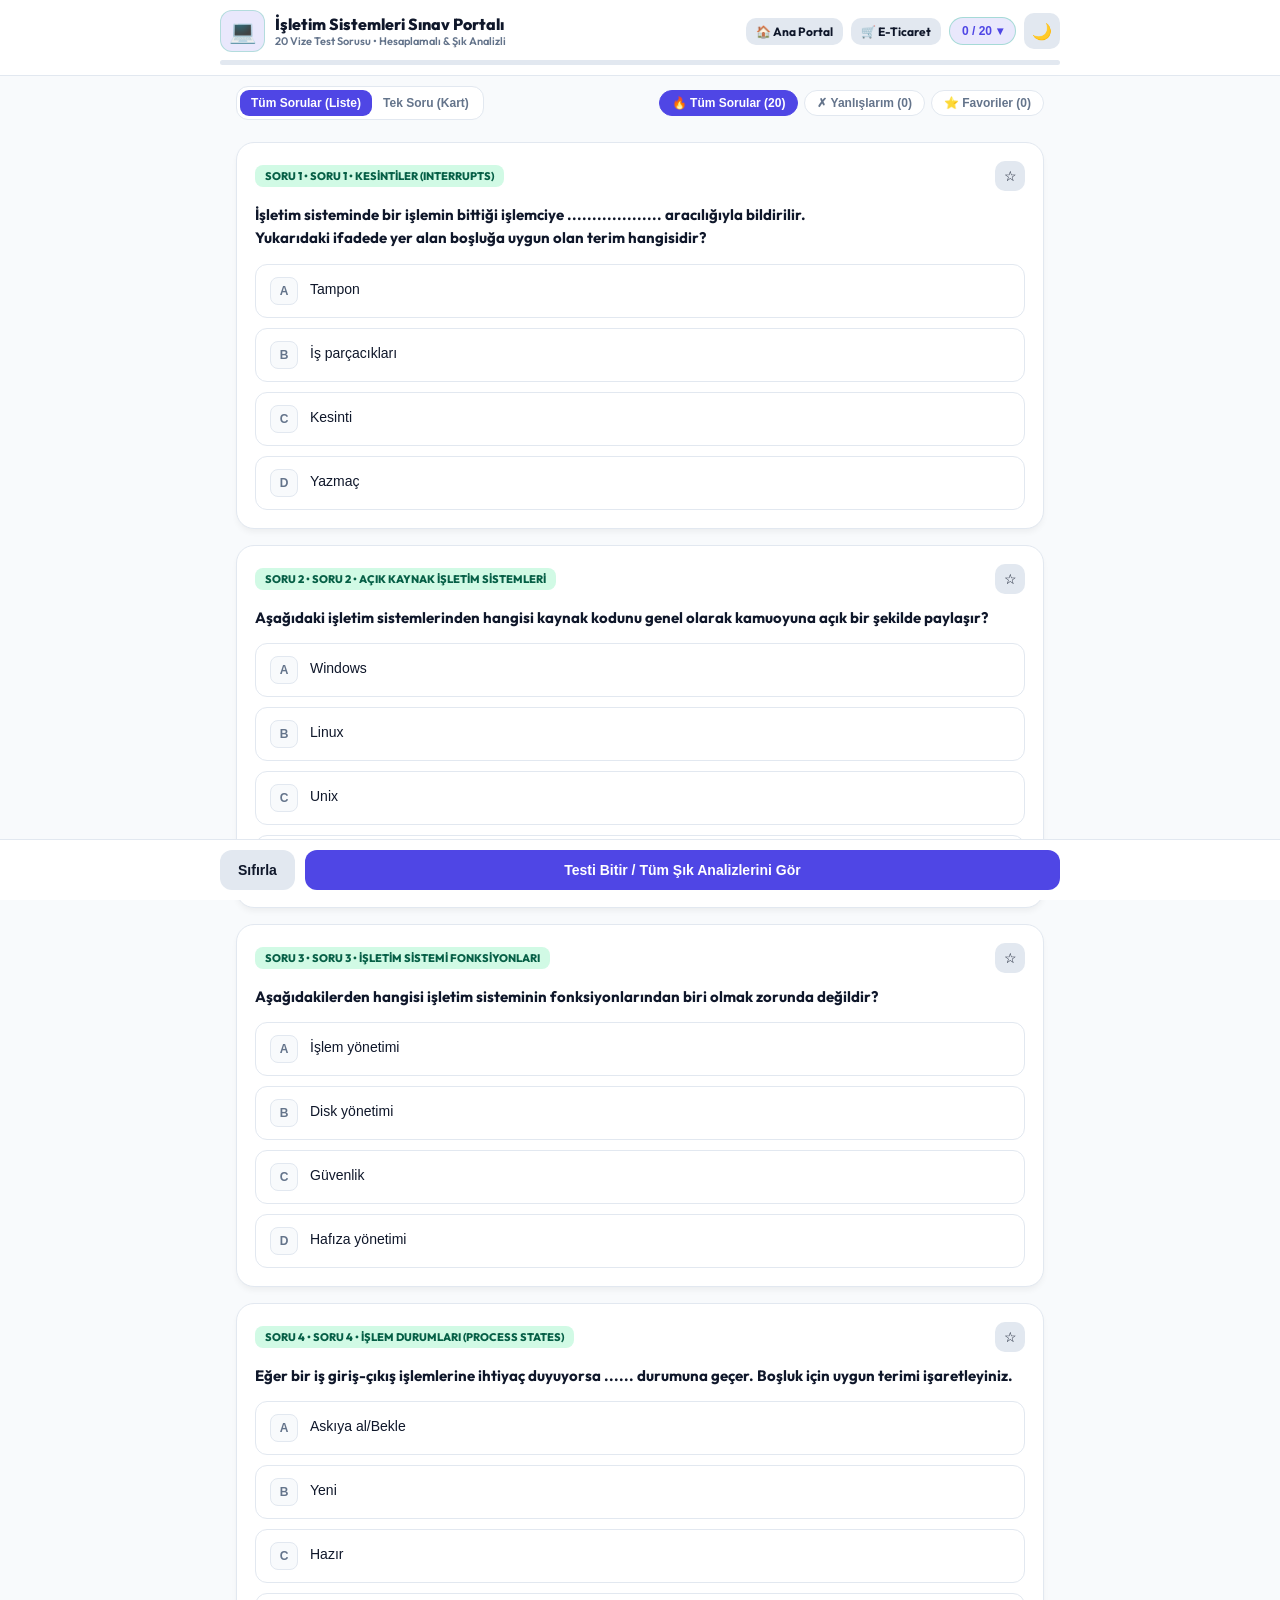
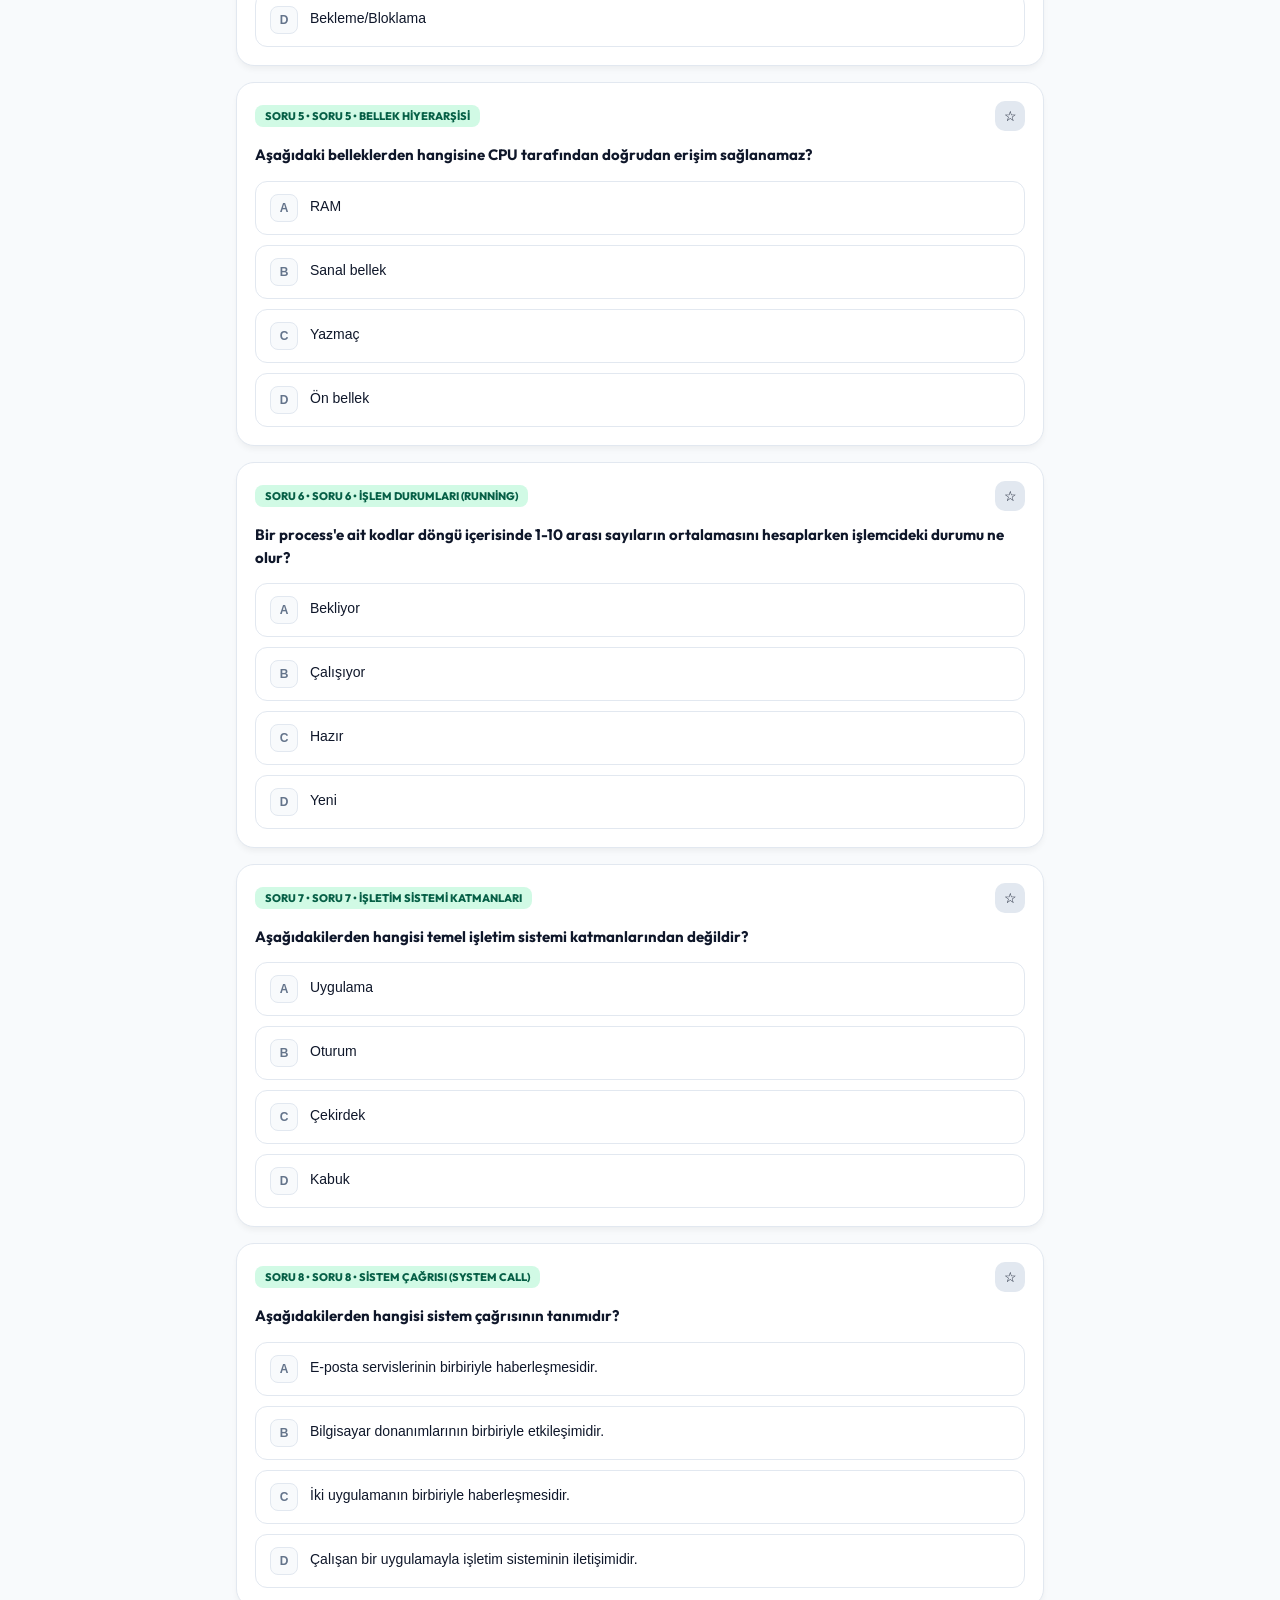
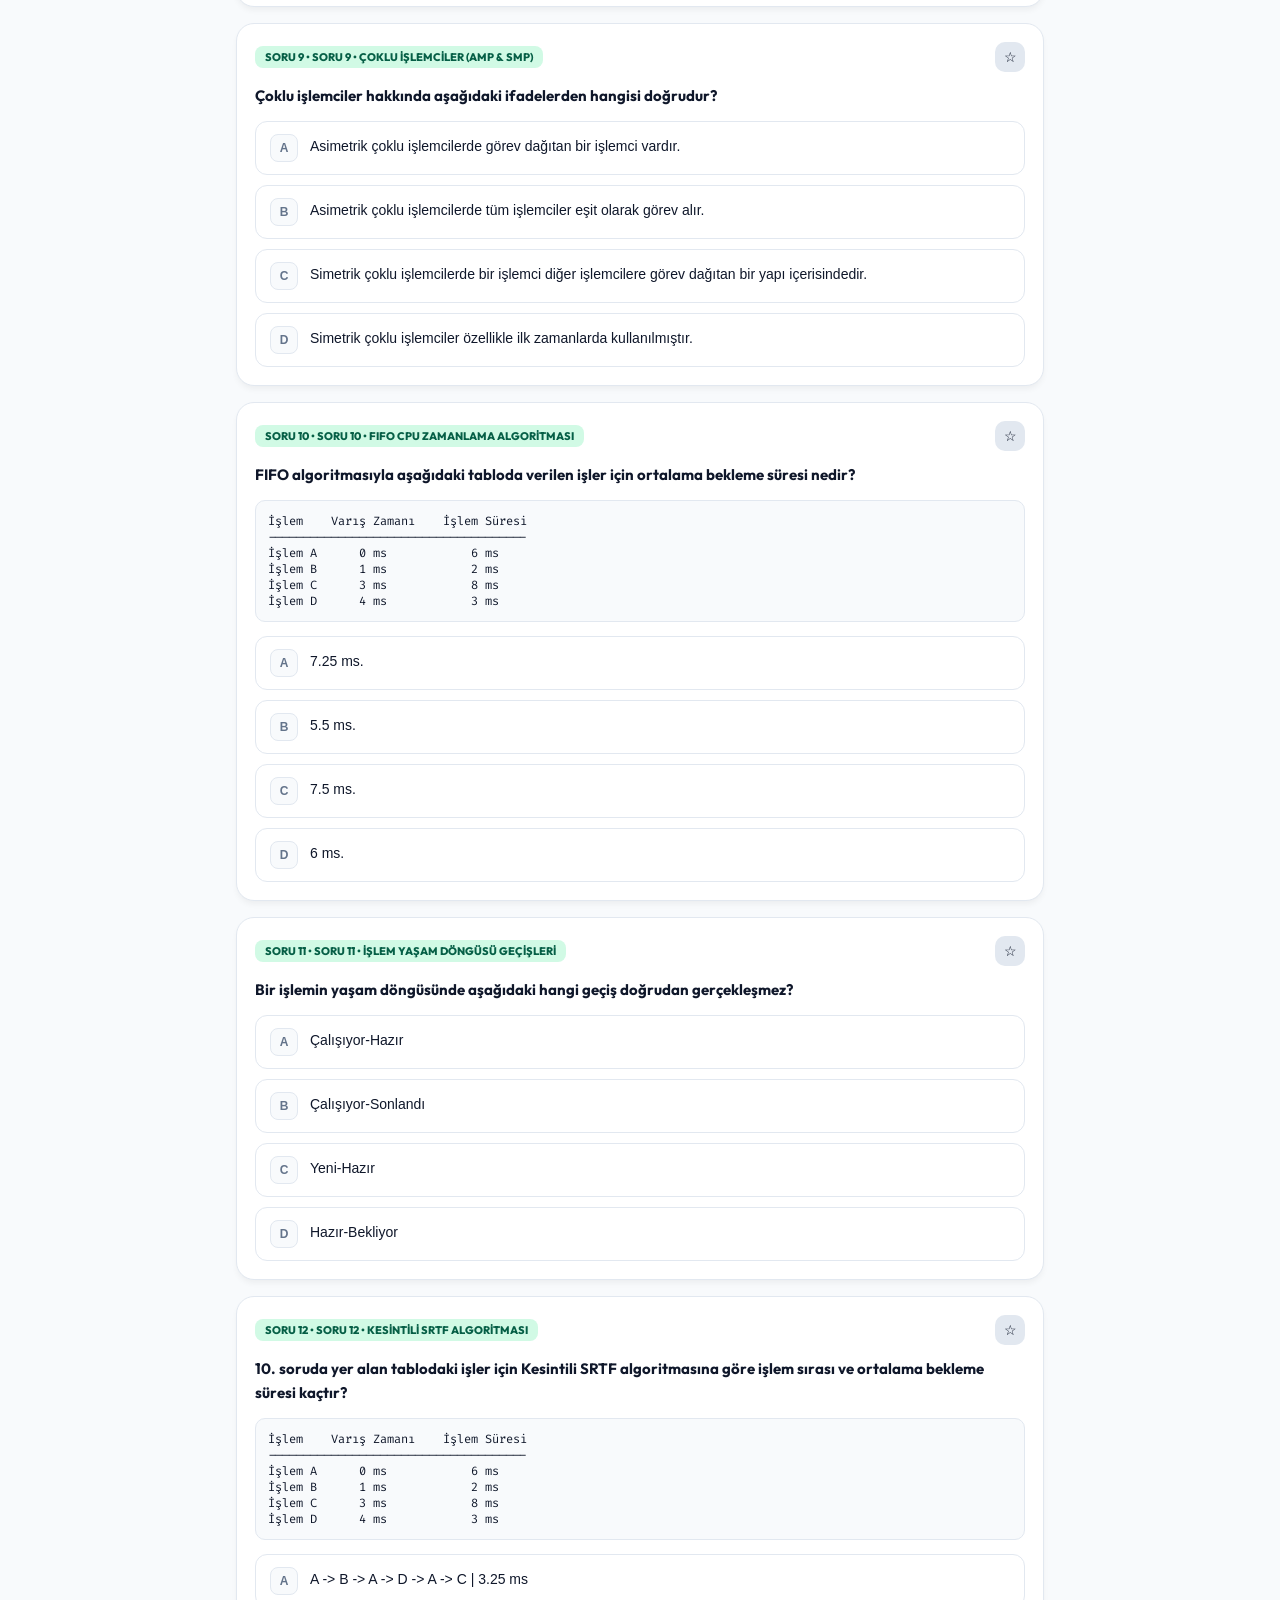
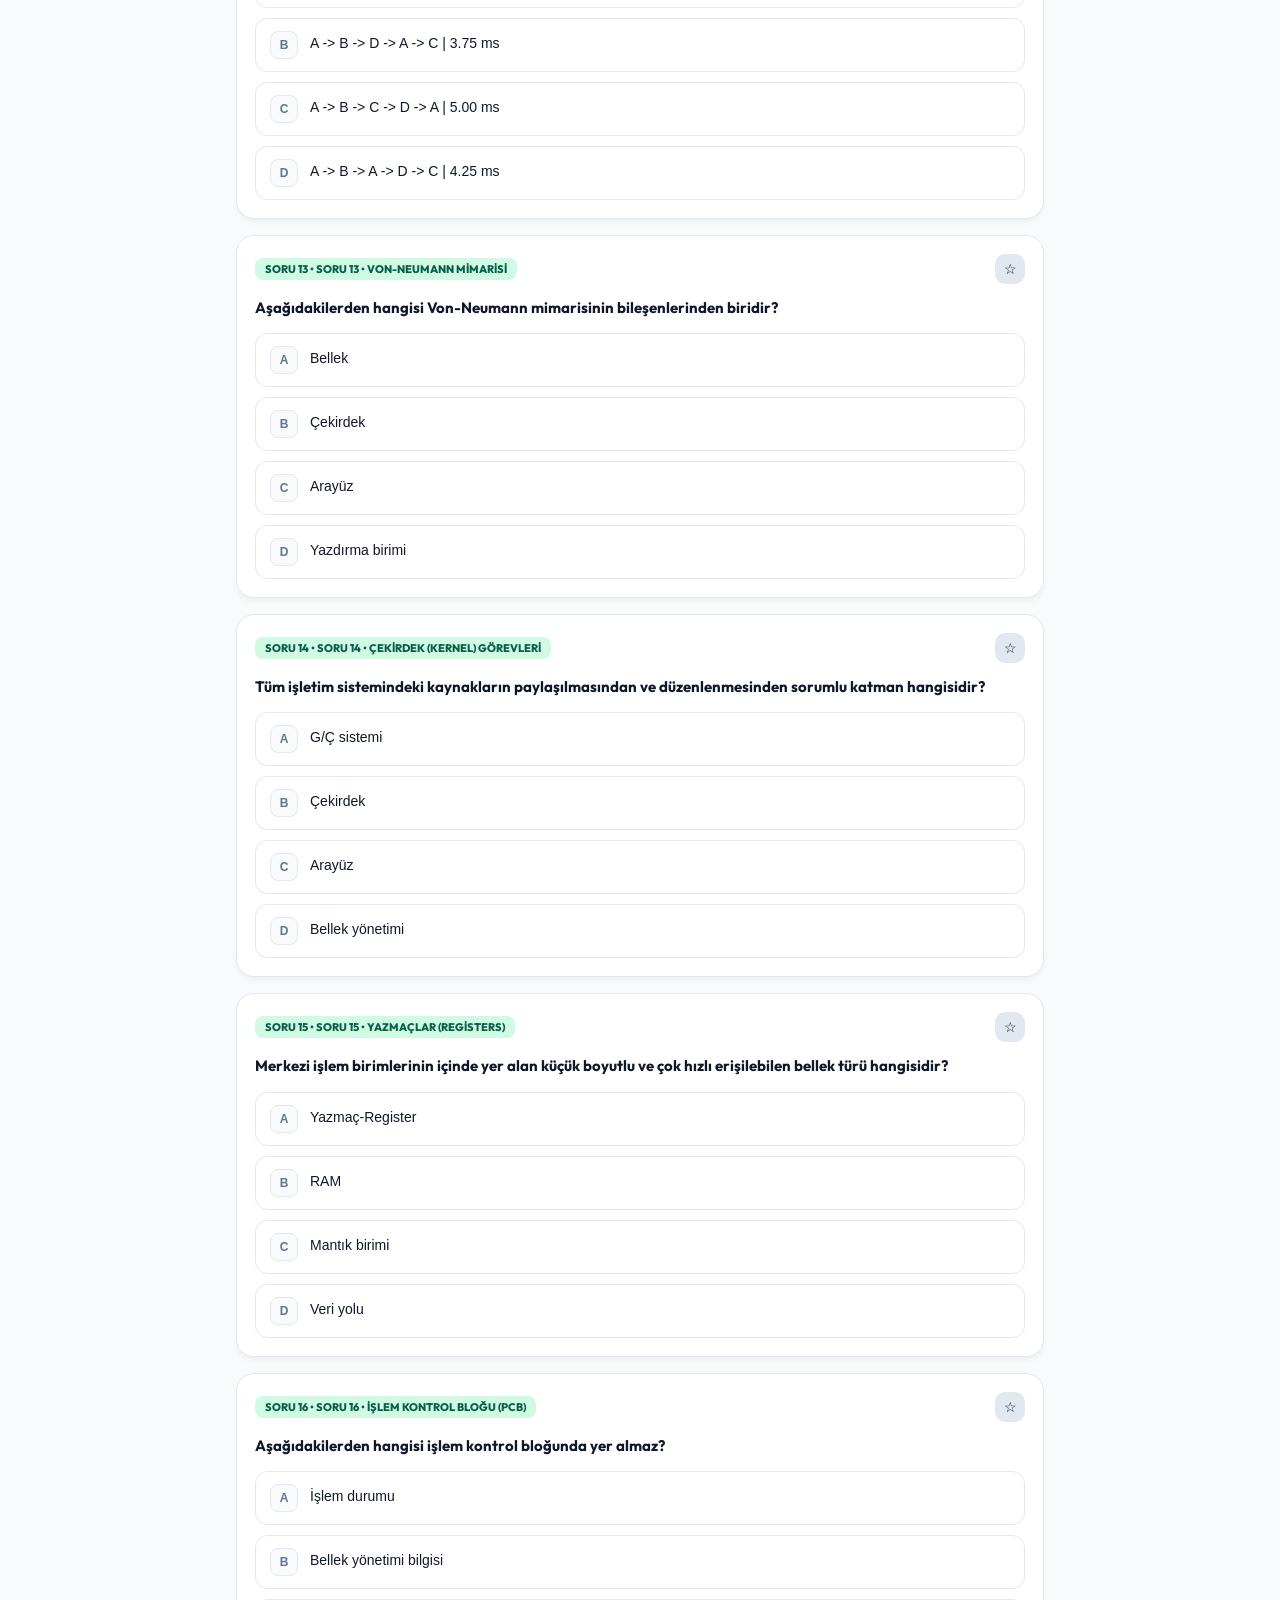
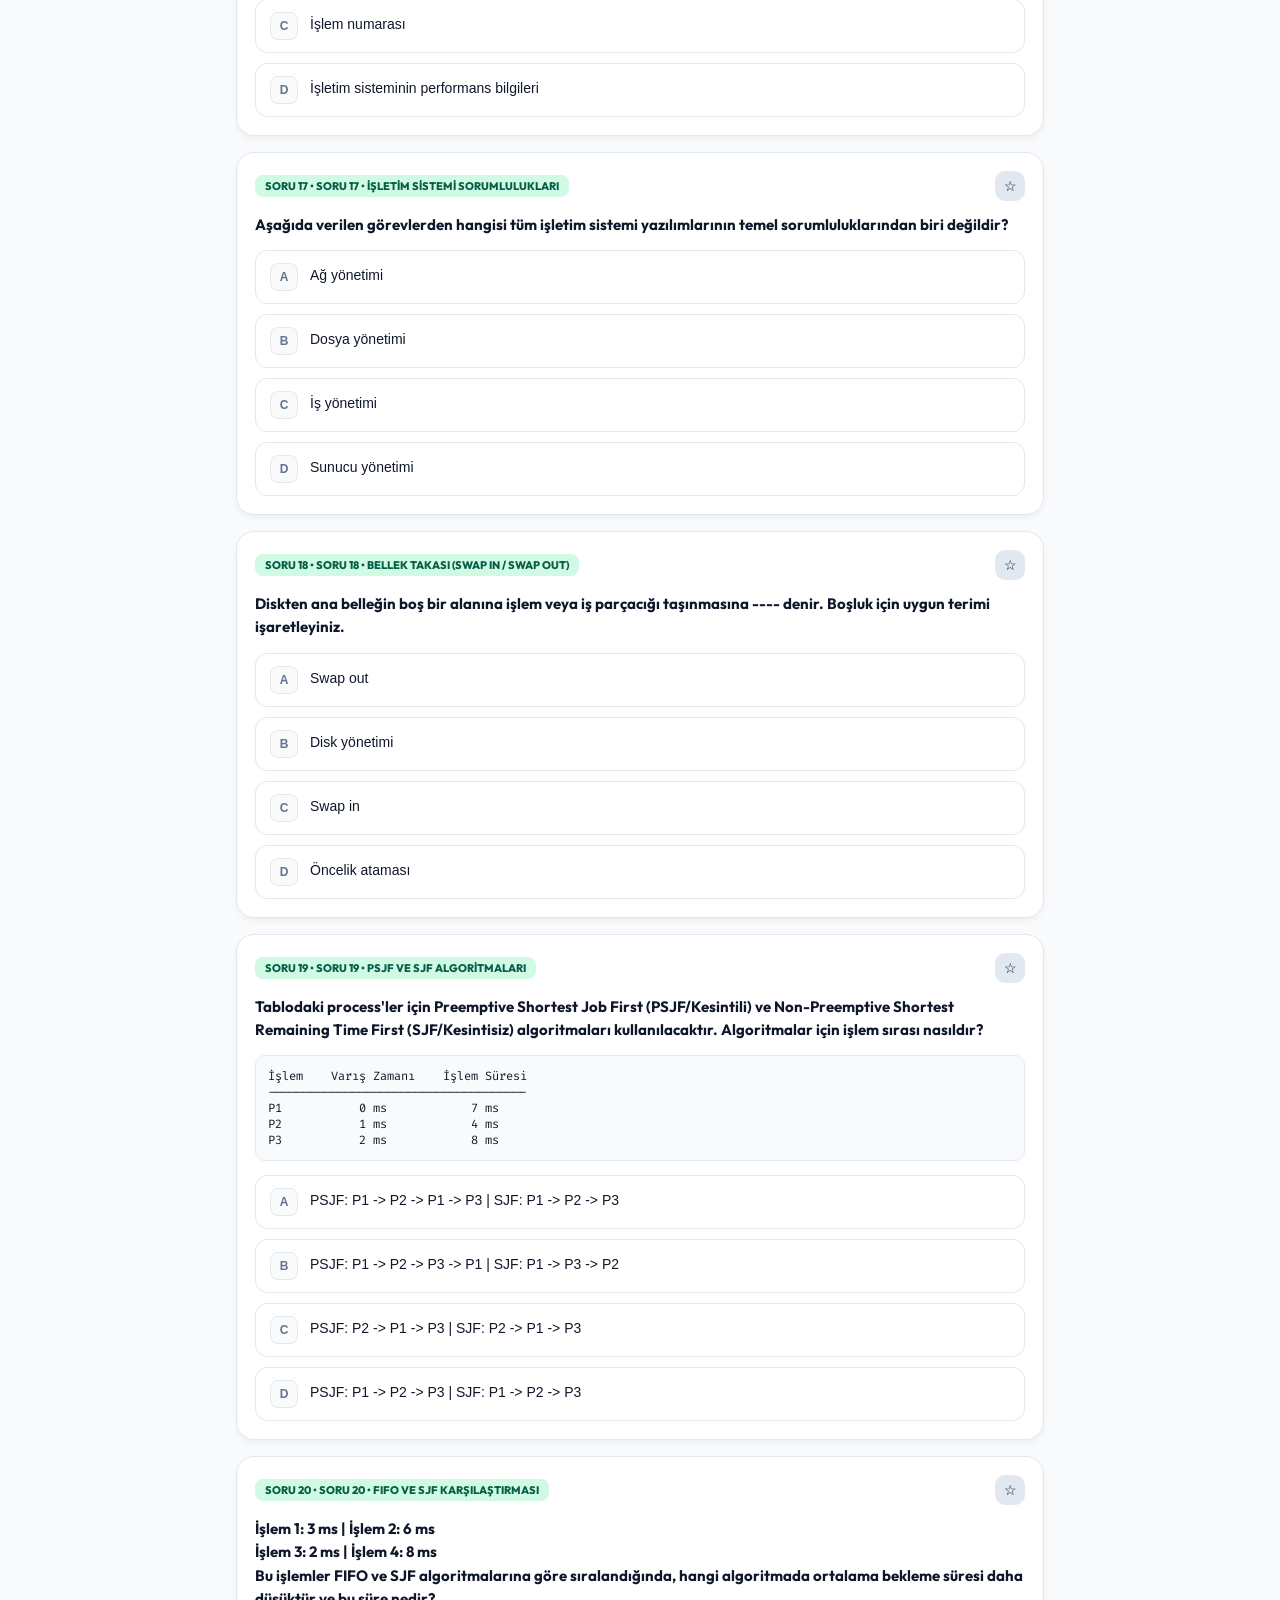
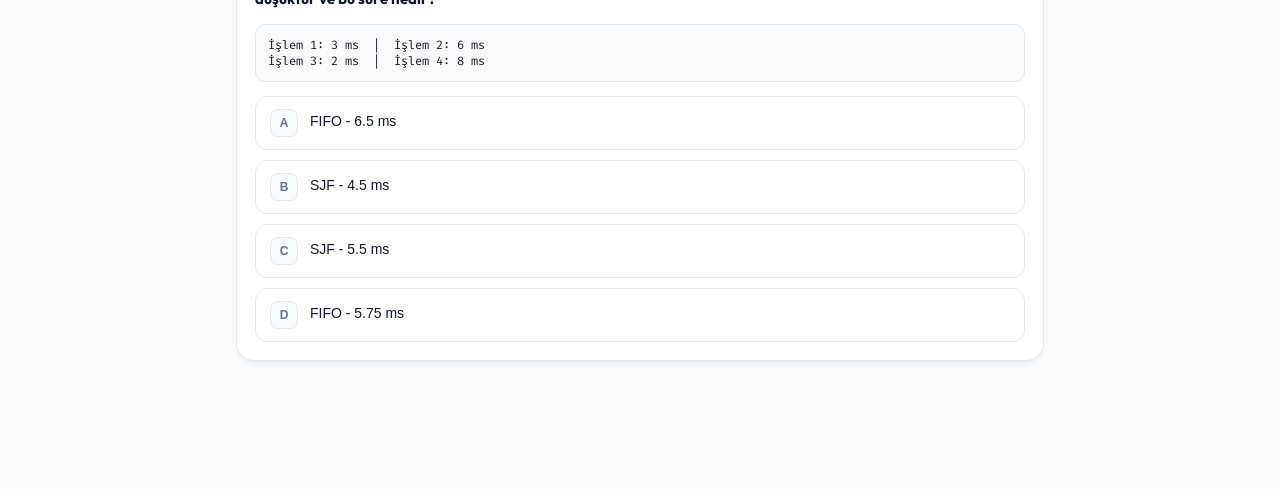
<file: isletim.html>
<!doctype html>
<html lang="tr">
<head>
  <meta charset="UTF-8" />
  <meta name="viewport" content="width=device-width, initial-scale=1.0, maximum-scale=1.0, user-scalable=no, viewport-fit=cover" />
  <meta name="theme-color" content="#4f46e5" />
  <title>İşletim Sistemleri - Vize Sınav & Şık Analiz Portalı</title>
  <link rel="preconnect" href="https://fonts.googleapis.com">
  <link rel="preconnect" href="https://fonts.gstatic.com" crossorigin>
  <link href="https://fonts.googleapis.com/css2?family=Outfit:wght@400;500;600;700;800&family=Fira+Code:wght@400;500;600&display=swap" rel="stylesheet">
  <style>
    :root {
      --primary: #4f46e5;
      --primary-hover: #4338ca;
      --primary-light: rgba(79, 70, 229, 0.12);
      --bg: #f8fafc;
      --card-bg: #ffffff;
      --text: #0f172a;
      --text-muted: #64748b;
      --border: #e2e8f0;
      --correct: #10b981;
      --correct-bg: #ecfdf5;
      --correct-border: #a7f3d0;
      --wrong: #ef4444;
      --wrong-bg: #fef2f2;
      --wrong-border: #fecaca;
      --shadow: 0 4px 6px -1px rgba(0,0,0,0.05);
    }
    .dark {
      --primary: #10b981;
      --primary-hover: #4f46e5;
      --primary-light: rgba(16, 185, 129, 0.15);
      --bg: #090d16;
      --card-bg: #131b2e;
      --text: #f8fafc;
      --text-muted: #94a3b8;
      --border: #1e293b;
      --correct: #10b981;
      --correct-bg: rgba(16, 185, 129, 0.15);
      --correct-border: rgba(16, 185, 129, 0.4);
      --wrong: #f43f5e;
      --wrong-bg: rgba(244, 63, 94, 0.15);
      --wrong-border: rgba(244, 63, 94, 0.4);
      --shadow: 0 4px 6px -1px rgba(0,0,0,0.3);
    }
    * { box-sizing: border-box; margin: 0; padding: 0; -webkit-tap-highlight-color: transparent; }
    body {
      font-family: 'Outfit', -apple-system, BlinkMacSystemFont, "Segoe UI", Roboto, sans-serif;
      background: var(--bg);
      color: var(--text);
      min-height: 100vh;
      display: flex;
      flex-direction: column;
      padding-bottom: 100px;
    }
    header {
      position: sticky; top: 0; z-index: 40;
      background: var(--card-bg);
      border-bottom: 1px solid var(--border);
      padding: 10px 16px;
      backdrop-filter: blur(12px);
    }
    .header-row {
      max-width: 840px; margin: 0 auto;
      display: flex; align-items: center; justify-content: space-between; gap: 10px;
    }
    .title-box { display: flex; align-items: center; gap: 10px; overflow: hidden; }
    .title-box .icon {
      font-size: 22px; background: var(--primary-light);
      padding: 6px 8px; border-radius: 12px; border: 1px solid rgba(16,185,129,0.25);
    }
    .title-box h1 { font-size: 16px; font-weight: 800; color: var(--text); white-space: nowrap; overflow: hidden; text-overflow: ellipsis; }
    .title-box p { font-size: 11px; color: var(--text-muted); font-weight: 600; }
    .header-actions { display: flex; align-items: center; gap: 8px; }
    .nav-link-pill {
      text-decoration: none; font-size: 12px; font-weight: 700;
      padding: 6px 10px; border-radius: 10px;
      background: var(--border); color: var(--text);
      transition: all 0.2s;
    }
    .nav-link-pill:hover { background: var(--primary); color: #fff; }
    .btn-icon {
      background: var(--border); color: var(--text); border: none;
      width: 36px; height: 36px; border-radius: 10px;
      display: flex; align-items: center; justify-content: center;
      font-size: 16px; cursor: pointer;
    }
    .progress-pill {
      background: var(--primary-light); color: var(--primary);
      border: 1px solid rgba(16, 185, 129, 0.3);
      font-weight: 800; font-size: 12px; padding: 6px 12px;
      border-radius: 20px; cursor: pointer; display: flex; align-items: center; gap: 5px;
    }
    .progress-bar-bg {
      max-width: 840px; margin: 8px auto 0 auto;
      height: 5px; background: var(--border); border-radius: 3px; overflow: hidden;
    }
    .progress-bar-fill {
      height: 100%; background: linear-gradient(90deg, #4f46e5, #4f46e5);
      width: 0%; transition: width 0.3s ease;
    }
    .sub-bar {
      max-width: 840px; width: 100%; margin: 0 auto; padding: 10px 16px;
      display: flex; flex-wrap: wrap; align-items: center; justify-content: space-between; gap: 10px;
    }
    .mode-toggle-group {
      display: inline-flex; background: var(--card-bg);
      border: 1px solid var(--border); padding: 3px; border-radius: 12px;
    }
    .mode-btn {
      padding: 6px 11px; font-size: 12px; font-weight: 700;
      border-radius: 9px; border: none; background: transparent;
      color: var(--text-muted); cursor: pointer;
    }
    .mode-btn.active { background: var(--primary); color: #fff; }
    .filters-wrap {
      display: flex; gap: 6px; overflow-x: auto; scrollbar-width: none; white-space: nowrap;
    }
    .filters-wrap::-webkit-scrollbar { display: none; }
    .filter-btn {
      border: 1px solid var(--border); background: var(--card-bg); color: var(--text-muted);
      font-size: 12px; font-weight: 600; padding: 5px 12px; border-radius: 20px; cursor: pointer;
    }
    .filter-btn.active { background: var(--primary); color: #fff; border-color: var(--primary); }
    .score-banner {
      display: none; max-width: 840px; margin: 10px auto; padding: 16px 20px;
      background: var(--card-bg); border: 2px solid var(--primary); border-radius: 18px;
    }
    .score-banner.show { display: block; }
    .score-banner-row { display: flex; flex-wrap: wrap; align-items: center; justify-content: space-between; gap: 16px; }
    .score-badge-group { display: flex; gap: 10px; flex-wrap: wrap; }
    .score-item {
      padding: 8px 14px; border-radius: 12px; display: flex; flex-direction: column;
      align-items: center; font-weight: 700; font-size: 13px;
    }
    .score-item.correct { background: var(--correct-bg); color: #065f46; border: 1px solid var(--correct-border); }
    .score-item.wrong { background: var(--wrong-bg); color: #991b1b; border: 1px solid var(--wrong-border); }
    .score-item.empty { background: var(--bg); color: var(--text-muted); border: 1px solid var(--border); }
    .score-item.total { background: var(--primary-light); color: var(--primary); border: 1px solid rgba(16,185,129,0.3); }
    .dark .score-item.correct { color: #6ee7b7; }
    .dark .score-item.wrong { color: #fca5a5; }
    main { max-width: 840px; width: 100%; margin: 0 auto; padding: 12px 16px; flex: 1; }
    .card {
      background: var(--card-bg); border: 1px solid var(--border);
      border-radius: 18px; padding: 18px; margin-bottom: 16px; box-shadow: var(--shadow);
    }
    .card.evaluated.is-correct { border-color: var(--correct); }
    .card.evaluated.is-wrong { border-color: var(--wrong); }
    .q-meta { display: flex; align-items: center; justify-content: space-between; flex-wrap: wrap; gap: 6px; margin-bottom: 12px; }
    .badge { font-size: 11px; font-weight: 800; padding: 4px 10px; border-radius: 8px; text-transform: uppercase; }
    .badge-subject { background: #d1fae5; color: #065f46; }
    .dark .badge-subject { background: #064e3b; color: #a7f3d0; }
    .badge-status { font-size: 11px; font-weight: 700; padding: 3px 8px; border-radius: 6px; }
    .badge-status.c { background: var(--correct); color: #fff; }
    .badge-status.w { background: var(--wrong); color: #fff; }
    .q-text { font-size: 15px; font-weight: 700; line-height: 1.55; color: var(--text); margin-bottom: 14px; white-space: pre-line; }
    .options-list { display: flex; flex-direction: column; gap: 10px; }
    .option-btn {
      display: flex; align-items: flex-start; gap: 12px; padding: 12px 14px;
      border: 1.5px solid var(--border); border-radius: 12px;
      background: var(--card-bg); color: var(--text); font-size: 14px;
      text-align: left; cursor: pointer; transition: all 0.15s ease; width: 100%;
    }
    .option-btn:hover { border-color: var(--primary); background: var(--primary-light); }
    .option-btn.selected { border-color: var(--primary); background: var(--primary-light); font-weight: 600; }
    .opt-key {
      width: 28px; height: 28px; border-radius: 8px; background: var(--bg); color: var(--text-muted);
      font-weight: 800; font-size: 12px; display: flex; align-items: center; justify-content: center;
      flex-shrink: 0; border: 1px solid var(--border);
    }
    .option-btn.selected .opt-key { background: var(--primary); color: #fff; border-color: var(--primary); }
    .opt-content { flex: 1; display: flex; flex-direction: column; gap: 4px; }
    .opt-text { line-height: 1.45; padding-top: 2px; }
    .opt-reason { font-size: 12px; line-height: 1.4; opacity: 0.92; font-weight: 500; padding-top: 2px; border-top: 1px dashed rgba(148,163,184,0.3); margin-top: 2px; }
    .option-btn.correct-highlight {
      border-color: var(--correct) !important; background: var(--correct-bg) !important; color: #065f46 !important; font-weight: 700;
    }
    .dark .option-btn.correct-highlight { color: #6ee7b7 !important; }
    .option-btn.correct-highlight .opt-key { background: var(--correct) !important; color: #fff !important; border-color: var(--correct) !important; }
    .option-btn.wrong-highlight {
      border-color: var(--wrong) !important; background: var(--wrong-bg) !important; color: #991b1b !important; font-weight: 700;
    }
    .dark .option-btn.wrong-highlight { color: #fca5a5 !important; }
    .option-btn.wrong-highlight .opt-key { background: var(--wrong) !important; color: #fff !important; border-color: var(--wrong) !important; }
    .explanation-box {
      margin-top: 14px; padding: 14px 16px; border-radius: 12px; font-size: 13px; line-height: 1.6;
    }
    .explanation-box.success { background: var(--correct-bg); border: 1px solid var(--correct-border); color: #065f46; }
    .dark .explanation-box.success { color: #6ee7b7; }
    .explanation-box.danger { background: var(--wrong-bg); border: 1px solid var(--wrong-border); color: #991b1b; }
    .dark .explanation-box.danger { color: #fca5a5; }
    footer {
      position: fixed; bottom: 0; left: 0; right: 0;
      background: var(--card-bg); border-top: 1px solid var(--border);
      padding: 10px 16px; z-index: 40;
    }
    .footer-inner { max-width: 840px; margin: 0 auto; display: flex; align-items: center; justify-content: space-between; gap: 10px; }
    .btn {
      padding: 12px 18px; font-size: 14px; font-weight: 700; border-radius: 12px;
      border: none; cursor: pointer; display: inline-flex; align-items: center; justify-content: center; gap: 6px;
    }
    .btn-primary { background: var(--primary); color: #fff; }
    .btn-secondary { background: var(--border); color: var(--text); }
    .btn-full { flex: 1; }
    .modal-overlay {
      display: none; position: fixed; top: 0; left: 0; right: 0; bottom: 0;
      background: rgba(0,0,0,0.55); z-index: 100; backdrop-filter: blur(4px);
    }
    .modal-content {
      position: absolute; bottom: 0; left: 0; right: 0; max-height: 85vh;
      background: var(--card-bg); border-top-left-radius: 22px; border-top-right-radius: 22px;
      padding: 18px 20px; overflow-y: auto; display: flex; flex-direction: column; gap: 14px;
      max-width: 840px; margin: 0 auto;
    }
    .grid-container { display: grid; grid-template-columns: repeat(auto-fill, minmax(46px, 1fr)); gap: 8px; }
    .q-jump-btn {
      height: 44px; border-radius: 10px; border: 1.5px solid var(--border);
      background: var(--bg); color: var(--text); font-weight: 800; font-size: 13px; cursor: pointer;
    }
    .q-jump-btn.answered { background: var(--primary-light); border-color: var(--primary); color: var(--primary); }
    .q-jump-btn.correct { background: var(--correct); color: #fff; border-color: var(--correct); }
    .q-jump-btn.wrong { background: var(--wrong); color: #fff; border-color: var(--wrong); }
  </style>
</head>
<body>
  <header>
    <div class="header-row">
      <div class="title-box">
        <span class="icon">💻</span>
        <div>
          <h1>İşletim Sistemleri Sınav Portalı</h1>
          <p>20 Vize Test Sorusu • Hesaplamalı & Şık Analizli</p>
        </div>
      </div>
      <div class="header-actions">
        <a href="./index.html" class="nav-link-pill">🏠 Ana Portal</a>
        <a href="./eticaret.html" class="nav-link-pill">🛒 E-Ticaret</a>
        <button class="progress-pill" onclick="openGridModal()">
          <span id="header-counter">0 / 20</span>
          <span>▾</span>
        </button>
        <button class="btn-icon" id="btn-theme" onclick="toggleTheme()">🌙</button>
      </div>
    </div>
    <div class="progress-bar-bg"><div class="progress-bar-fill" id="progress-bar"></div></div>
  </header>

  <div class="sub-bar">
    <div class="mode-toggle-group">
      <button class="mode-btn active" id="mode-btn-list" onclick="setMode('list')">Tüm Sorular (Liste)</button>
      <button class="mode-btn" id="mode-btn-card" onclick="setMode('card')">Tek Soru (Kart)</button>
      
    </div>
    <div class="filters-wrap" id="filters-container">
      <button class="filter-btn active" onclick="setFilter('all', event)">🔥 Tüm Sorular (20)</button>
      <button class="filter-btn" onclick="setFilter('wrong', event)">✗ Yanlışlarım (<span id="cnt-filter-wrong">0</span>)</button>
      <button class="filter-btn" onclick="setFilter('fav', event)">⭐ Favoriler (<span id="cnt-filter-fav">0</span>)</button>
    </div>
  </div>

  <div class="score-banner" id="score-banner">
    <div class="score-banner-row">
      <div>
        <h3 id="score-title" style="font-size: 18px; font-weight: 800;">Sınav Sonucu</h3>
        <p id="score-msg" style="font-size: 13px; color: var(--text-muted); margin-top: 2px;">Tüm şıkların neden doğru/yanlış olduğu aşağıda açılmıştır.</p>
      </div>
      <div class="score-badge-group">
        <div class="score-item total"><span>Başarı</span><span id="score-pct" style="font-size: 18px;">%0</span></div>
        <div class="score-item correct"><span>Doğru</span><span id="score-c-cnt" style="font-size: 18px;">0</span></div>
        <div class="score-item wrong"><span>Yanlış</span><span id="score-w-cnt" style="font-size: 18px;">0</span></div>
        <div class="score-item empty"><span>Boş</span><span id="score-e-cnt" style="font-size: 18px;">30</span></div>
      </div>
    </div>
  </div>

  <main id="app"></main>

  <footer>
    <div class="footer-inner" id="footer-actions"></div>
  </footer>

  <div class="modal-overlay" id="modal-overlay" onclick="closeGridModal()">
    <div class="modal-content" onclick="event.stopPropagation()">
      <div style="display:flex; align-items:center; justify-content:space-between;">
        <div style="font-size:17px; font-weight:800;">Sorular Listesi</div>
        <button class="btn-icon" onclick="closeGridModal()">✕</button>
      </div>
      <div class="grid-container" id="modal-grid"></div>
      <div style="display:flex; gap:8px;">
        <button class="btn btn-secondary" style="flex:1;" onclick="resetAllAnswers()">Cevapları Sıfırla</button>
        <button class="btn btn-primary" style="flex:1;" onclick="closeGridModal()">Kapat</button>
      </div>
    </div>
  </div>

  <script>
    const QUESTIONS = [{"id": 9001, "course": "isletim_vize", "week": 1, "week_title": "İşletim Sistemleri Vize Testi (20 Soru)", "qType": "test", "difficulty": "Vize Sorusu", "test_type": "İşletim Sistemleri - Vize Test Soruları", "category": "Soru 1 • Kesintiler (Interrupts)", "question": "İşletim sisteminde bir işlemin bittiği işlemciye ................... aracılığıyla bildirilir.\nYukarıdaki ifadede yer alan boşluğa uygun olan terim hangisidir?", "code": null, "options": {"A": "Tampon", "B": "İş parçacıkları", "C": "Kesinti", "D": "Yazmaç"}, "answer": "C", "explanation": "Doğru Cevap: C (Kesinti). İşlemciye bir donanım veya yazılım olayının (örneğin işlemin tamamlanması, I/O bitişi vb.) haber verilmesi 'Kesinti' (Interrupt) mekanizması ile gerçekleştirilir.", "explanations": {"A": "Yanlış: Tampon (Buffer), cihazlar veya süreçler arasında hız farkını dengelemek için kullanılan geçici veri saklama alanıdır.", "B": "Yanlış: İş parçacıkları (Threads), bir process içindeki eşzamanlı yürütme birimleridir.", "C": "DOĞRU YANIT: Kesinti (Interrupt), bir işlemin veya G/Ç olayının tamamlandığını işlemciye bildiren sinyaldir.", "D": "Yanlış: Yazmaç (Register), CPU içinde yer alan en hızlı ve küçük boyutlu bellek birimidir."}}, {"id": 9002, "course": "isletim_vize", "week": 1, "week_title": "İşletim Sistemleri Vize Testi (20 Soru)", "qType": "test", "difficulty": "Vize Sorusu", "test_type": "İşletim Sistemleri - Vize Test Soruları", "category": "Soru 2 • Açık Kaynak İşletim Sistemleri", "question": "Aşağıdaki işletim sistemlerinden hangisi kaynak kodunu genel olarak kamuoyuna açık bir şekilde paylaşır?", "code": null, "options": {"A": "Windows", "B": "Linux", "C": "Unix", "D": "MacOS"}, "answer": "B", "explanation": "Doğru Cevap: B (Linux). Linux, açık kaynak kodlu (Open Source) ve GPL (Genel Kamu Lisansı) lisanslı bir işletim sistemidir; kaynak kodları tüm kamuoyuyla açıkça paylaşılır.", "explanations": {"A": "Yanlış: Microsoft Windows kapalı kaynak kodlu (propietary/tescilli) ticari bir işletim sistemidir.", "B": "DOĞRU YANIT: Linux, kaynak kodunu kamuoyuna açık olarak paylaşan (Open Source) bir işletim sistemidir.", "C": "Yanlış: Orijinal AT&T Unix ve ticari türevleri (AIX, HP-UX, Solaris) kapalı kaynaklı/tescilli sistemlerdir.", "D": "Yanlış: Apple macOS kapalı kaynak kodlu ve yalnızca Apple donanımlarında lisanslı çalışan tescilli bir sistemdir."}}, {"id": 9003, "course": "isletim_vize", "week": 1, "week_title": "İşletim Sistemleri Vize Testi (20 Soru)", "qType": "test", "difficulty": "Vize Sorusu", "test_type": "İşletim Sistemleri - Vize Test Soruları", "category": "Soru 3 • İşletim Sistemi Fonksiyonları", "question": "Aşağıdakilerden hangisi işletim sisteminin fonksiyonlarından biri olmak zorunda değildir?", "code": null, "options": {"A": "İşlem yönetimi", "B": "Disk yönetimi", "C": "Güvenlik", "D": "Hafıza yönetimi"}, "answer": "C", "explanation": "Doğru Cevap: C (Güvenlik). Basit tek kullanıcılı veya erken dönem gömülü işletim sistemlerinde (örneğin ilk MS-DOS sürümlerinde) kullanıcı kimlik doğrulaması ve güvenlik zorunlu bir bileşen değildi. İşlem, hafıza ve disk yönetimi ise temel zorunlu fonksiyonlardır.", "explanations": {"A": "Yanlış: İşlem (Process) yönetimi, CPU üzerinde programların çalıştırılması için her işletim sisteminde zorunludur.", "B": "Yanlış: Disk ve dosya yönetimi, verilerin depolanması ve okunması için temel fonksiyonlardandır.", "C": "DOĞRU YANIT: Güvenlik, tek kullanıcılı veya izole basit işletim sistemlerinde zorunlu bir fonksiyon değildir.", "D": "Yanlış: Hafıza (Bellek) yönetimi, çalışan programlara RAM tahsisi yapmak için her işletim sisteminde zorunludur."}}, {"id": 9004, "course": "isletim_vize", "week": 1, "week_title": "İşletim Sistemleri Vize Testi (20 Soru)", "qType": "test", "difficulty": "Vize Sorusu", "test_type": "İşletim Sistemleri - Vize Test Soruları", "category": "Soru 4 • İşlem Durumları (Process States)", "question": "Eğer bir iş giriş-çıkış işlemlerine ihtiyaç duyuyorsa ...... durumuna geçer. Boşluk için uygun terimi işaretleyiniz.", "code": null, "options": {"A": "Askıya al/Bekle", "B": "Yeni", "C": "Hazır", "D": "Bekleme/Bloklama"}, "answer": "D", "explanation": "Doğru Cevap: D (Bekleme/Bloklama). Çalışmakta olan (Running) bir işlem, disk okuma veya klavye girişi gibi bir G/Ç (I/O) işlemine ihtiyaç duyduğunda CPU'yu bırakır ve I/O tamamlanana kadar 'Bekleme/Bloklama' (Waiting/Blocked) durumuna geçer.", "explanations": {"A": "Yanlış: Standart 5 durumlu süreç diyagramında G/Ç bekleyen süreç 'Bekleme/Bloklama' (Waiting/Blocked) olarak adlandırılır.", "B": "Yanlış: Yeni (New), sürecin henüz oluşturulmakta olduğu ilk başlangıç durumudur.", "C": "Yanlış: Hazır (Ready), G/Ç eksiği olmayan ve sadece CPU sırası bekleyen süreçlerin durumudur.", "D": "DOĞRU YANIT: Giriş-çıkış (I/O) işlemine ihtiyaç duyan süreç 'Bekleme/Bloklama' (Waiting/Blocked) durumuna geçer."}}, {"id": 9005, "course": "isletim_vize", "week": 1, "week_title": "İşletim Sistemleri Vize Testi (20 Soru)", "qType": "test", "difficulty": "Vize Sorusu", "test_type": "İşletim Sistemleri - Vize Test Soruları", "category": "Soru 5 • Bellek Hiyerarşisi", "question": "Aşağıdaki belleklerden hangisine CPU tarafından doğrudan erişim sağlanamaz?", "code": null, "options": {"A": "RAM", "B": "Sanal bellek", "C": "Yazmaç", "D": "Ön bellek"}, "answer": "B", "explanation": "Doğru Cevap: B (Sanal bellek). CPU doğrudan Yazmaçlara (Registers), Ön Belleğe (Cache) ve Ana Belleğe (RAM) erişebilir. Sanal bellek ise disk (HDD/SSD) üzerinde tutulur; CPU diske doğrudan erişemez, veriler önce RAM'e taşınmalıdır (Swap-in).", "explanations": {"A": "Yanlış: RAM (Ana Bellek), CPU'nun bellek veri yolu üzerinden doğrudan okuyup yazabildiği birincil bellektir.", "B": "DOĞRU YANIT: Sanal bellek sabit disk üzerinde yer aldığı için CPU tarafından doğrudan erişilemez; önce RAM'e yüklenir.", "C": "Yanlış: Yazmaçlar (Registers) bizzat CPU'nun kendi içindeki bellek birimleridir, doğrudan erişilir.", "D": "Yanlış: Ön bellek (L1/L2/L3 Cache) CPU içinde veya hemen yanında yer alır ve CPU tarafından doğrudan erişilir."}}, {"id": 9006, "course": "isletim_vize", "week": 1, "week_title": "İşletim Sistemleri Vize Testi (20 Soru)", "qType": "test", "difficulty": "Vize Sorusu", "test_type": "İşletim Sistemleri - Vize Test Soruları", "category": "Soru 6 • İşlem Durumları (Running)", "question": "Bir process'e ait kodlar döngü içerisinde 1-10 arası sayıların ortalamasını hesaplarken işlemcideki durumu ne olur?", "code": null, "options": {"A": "Bekliyor", "B": "Çalışıyor", "C": "Hazır", "D": "Yeni"}, "answer": "B", "explanation": "Doğru Cevap: B (Çalışıyor). Döngü ve aritmetik ortalama hesaplaması CPU'nun ALU birimi tarafından aktif olarak yürütülen komutlardır. Dolayısıyla process o anda işlemcide 'Çalışıyor' (Running) durumundadır.", "explanations": {"A": "Yanlış: Bekliyor (Waiting), sürecin CPU'da değil G/Ç (disk, klavye vb.) beklediği durumdur.", "B": "DOĞRU YANIT: Aritmetik döngü hesaplaması CPU üzerinde aktif yürütüldüğü için süreç 'Çalışıyor' (Running) durumundadır.", "C": "Yanlış: Hazır (Ready), sürecin çalışmaya hazır olup kuyrukta CPU sırası beklediği durumdur.", "D": "Yanlış: Yeni (New), sürecin henüz belleğe yüklenmekte olduğu başlangıç durumudur."}}, {"id": 9007, "course": "isletim_vize", "week": 1, "week_title": "İşletim Sistemleri Vize Testi (20 Soru)", "qType": "test", "difficulty": "Vize Sorusu", "test_type": "İşletim Sistemleri - Vize Test Soruları", "category": "Soru 7 • İşletim Sistemi Katmanları", "question": "Aşağıdakilerden hangisi temel işletim sistemi katmanlarından değildir?", "code": null, "options": {"A": "Uygulama", "B": "Oturum", "C": "Çekirdek", "D": "Kabuk"}, "answer": "B", "explanation": "Doğru Cevap: B (Oturum). Temel işletim sistemi katmanları: Donanım -> Çekirdek (Kernel) -> Kabuk (Shell) -> Uygulama (Application) şeklindedir. 'Oturum' (Session) katmanı ise bilgisayar ağlarındaki OSI referans modelinin 5. katmanıdır.", "explanations": {"A": "Yanlış: Uygulama (Application) katmanı, son kullanıcı programlarının çalıştığı en üst katmandır.", "B": "DOĞRU YANIT: Oturum (Session) katmanı işletim sistemi mimarisinde değil, OSI ağ modelinde yer alır.", "C": "Yanlış: Çekirdek (Kernel), donanımı doğrudan yöneten en temel işletim sistemi katmanıdır.", "D": "Yanlış: Kabuk (Shell), kullanıcı ile çekirdek arasındaki komut/arayüz katmanıdır."}}, {"id": 9008, "course": "isletim_vize", "week": 1, "week_title": "İşletim Sistemleri Vize Testi (20 Soru)", "qType": "test", "difficulty": "Vize Sorusu", "test_type": "İşletim Sistemleri - Vize Test Soruları", "category": "Soru 8 • Sistem Çağrısı (System Call)", "question": "Aşağıdakilerden hangisi sistem çağrısının tanımıdır?", "code": null, "options": {"A": "E-posta servislerinin birbiriyle haberleşmesidir.", "B": "Bilgisayar donanımlarının birbiriyle etkileşimidir.", "C": "İki uygulamanın birbiriyle haberleşmesidir.", "D": "Çalışan bir uygulamayla işletim sisteminin iletişimidir."}, "answer": "D", "explanation": "Doğru Cevap: D (Çalışan bir uygulamayla işletim sisteminin iletişimidir). Sistem çağrısı (System Call), kullanıcı modunda çalışan bir programın, çekirdek modundaki işletim sistemi hizmetlerinden (dosya okuma, süreç oluşturma, bellek tahsisi vb.) yararlanmak için işletim sistemiyle kurduğu iletişimdir.", "explanations": {"A": "Yanlış: E-posta servislerinin haberleşmesi SMTP/POP/IMAP gibi ağ protokolleriyle gerçekleşir.", "B": "Yanlış: Donanımların birbiriyle etkileşimi veri yolları (bus) ve donanım denetleyicileriyle yapılır.", "C": "Yanlış: İki uygulamanın haberleşmesi Süreçler Arası İletişim (IPC - Inter-Process Communication) olarak adlandırılır.", "D": "DOĞRU YANIT: Sistem çağrısı (System Call), çalışan bir uygulama ile işletim sistemi çekirdeği arasındaki iletişim arayüzüdür."}}, {"id": 9009, "course": "isletim_vize", "week": 1, "week_title": "İşletim Sistemleri Vize Testi (20 Soru)", "qType": "test", "difficulty": "Vize Sorusu", "test_type": "İşletim Sistemleri - Vize Test Soruları", "category": "Soru 9 • Çoklu İşlemciler (AMP & SMP)", "question": "Çoklu işlemciler hakkında aşağıdaki ifadelerden hangisi doğrudur?", "code": null, "options": {"A": "Asimetrik çoklu işlemcilerde görev dağıtan bir işlemci vardır.", "B": "Asimetrik çoklu işlemcilerde tüm işlemciler eşit olarak görev alır.", "C": "Simetrik çoklu işlemcilerde bir işlemci diğer işlemcilere görev dağıtan bir yapı içerisindedir.", "D": "Simetrik çoklu işlemciler özellikle ilk zamanlarda kullanılmıştır."}, "answer": "A", "explanation": "Doğru Cevap: A (Asimetrik çoklu işlemcilerde görev dağıtan bir işlemci vardır). Asimetrik Çoklu İşleme (AMP) yapısında bir 'Master' (Ana) işlemci sistemi kontrol eder ve 'Slave' (Uydu) işlemcilere görev dağıtır. Simetrik Çoklu İşlemede (SMP) ise tüm işlemciler eşittir.", "explanations": {"A": "DOĞRU YANIT: Asimetrik çoklu işlemcilerde (AMP) işleri kontrol eden ve diğerlerine görev dağıtan bir ana (master) işlemci vardır.", "B": "Yanlış: Tüm işlemcilerin eşit görev aldığı yapı Asimetrik değil, Simetrik Çoklu İşleme (SMP) yapısıdır.", "C": "Yanlış: Simetrik çoklu işlemcilerde patron-işçi (master-slave) hiyerarşisi yoktur, tüm işlemciler akbandır.", "D": "Yanlış: İlk zamanlarda donanım ve işletim sistemi tasarımı daha basit olduğu için Asimetrik çoklu işlemciler kullanılmıştır; günümüzde SMP yaygındır."}}, {"id": 9010, "course": "isletim_vize", "week": 1, "week_title": "İşletim Sistemleri Vize Testi (20 Soru)", "qType": "test", "difficulty": "Vize Sorusu", "test_type": "İşletim Sistemleri - Vize Test Soruları", "category": "Soru 10 • FIFO CPU Zamanlama Algoritması", "question": "FIFO algoritmasıyla aşağıdaki tabloda verilen işler için ortalama bekleme süresi nedir?", "code": "İşlem    Varış Zamanı    İşlem Süresi\n-------------------------------------\nİşlem A      0 ms            6 ms\nİşlem B      1 ms            2 ms\nİşlem C      3 ms            8 ms\nİşlem D      4 ms            3 ms", "options": {"A": "7.25 ms.", "B": "5.5 ms.", "C": "7.5 ms.", "D": "6 ms."}, "answer": "B", "explanation": "Doğru Cevap: B (5.5 ms). FIFO (First-In First-Out) Sıralaması: A (0-6 ms), B (6-8 ms), C (8-16 ms), D (16-19 ms). Bekleme Süresi = Başlama - Varış: A = 0-0 = 0 ms; B = 6-1 = 5 ms; C = 8-3 = 5 ms; D = 16-4 = 12 ms. Toplam = 0 + 5 + 5 + 12 = 22 ms. Ortalama = 22 / 4 = 5.5 ms.", "explanations": {"A": "Yanlış: Toplam bekleme süresi 29 ms değil 22 ms'dir (22 / 4 = 5.5 ms).", "B": "DOĞRU YANIT: Bekleme süreleri A=0, B=5, C=5, D=12 ms olup ortalaması (0+5+5+12)/4 = 5.5 ms'dir.", "C": "Yanlış: Varış zamanları çıkarılmadan hesaplandığında bulunan hatalı değerdir.", "D": "Yanlış: Ortalama bekleme süresi 22 / 4 = 5.5 ms'dir."}}, {"id": 9011, "course": "isletim_vize", "week": 1, "week_title": "İşletim Sistemleri Vize Testi (20 Soru)", "qType": "test", "difficulty": "Vize Sorusu", "test_type": "İşletim Sistemleri - Vize Test Soruları", "category": "Soru 11 • İşlem Yaşam Döngüsü Geçişleri", "question": "Bir işlemin yaşam döngüsünde aşağıdaki hangi geçiş doğrudan gerçekleşmez?", "code": null, "options": {"A": "Çalışıyor-Hazır", "B": "Çalışıyor-Sonlandı", "C": "Yeni-Hazır", "D": "Hazır-Bekliyor"}, "answer": "D", "explanation": "Doğru Cevap: D (Hazır-Bekliyor). 'Hazır' (Ready) kuyruğundaki bir işlem henüz CPU'da çalışmadığı için G/Ç (I/O) isteği yapamaz ve doğrudan 'Bekliyor' (Waiting) durumuna geçemez. Sadece 'Çalışıyor' (Running) durumundaki bir işlem G/Ç isteği yaparak 'Bekliyor' durumuna geçebilir.", "explanations": {"A": "Yanlış (Gerçekleşir): Süresi (time slice) dolan veya kesintiye uğrayan işlem Çalışıyor -> Hazır durumuna doğrudan geçer.", "B": "Yanlış (Gerçekleşir): Görevini tamamlayan işlem Çalışıyor -> Sonlandı (Terminated) durumuna doğrudan geçer.", "C": "Yanlış (Gerçekleşir): Belleğe kabul edilen yeni bir süreç Yeni -> Hazır kuyruğuna doğrudan geçer.", "D": "DOĞRU YANIT: Hazır durumundaki işlem CPU'da olmadığı için G/Ç talep edemez; Hazır -> Bekliyor geçişi doğrudan gerçekleşmez."}}, {"id": 9012, "course": "isletim_vize", "week": 1, "week_title": "İşletim Sistemleri Vize Testi (20 Soru)", "qType": "test", "difficulty": "Vize Sorusu", "test_type": "İşletim Sistemleri - Vize Test Soruları", "category": "Soru 12 • Kesintili SRTF Algoritması", "question": "10. soruda yer alan tablodaki işler için Kesintili SRTF algoritmasına göre işlem sırası ve ortalama bekleme süresi kaçtır?", "code": "İşlem    Varış Zamanı    İşlem Süresi\n-------------------------------------\nİşlem A      0 ms            6 ms\nİşlem B      1 ms            2 ms\nİşlem C      3 ms            8 ms\nİşlem D      4 ms            3 ms", "options": {"A": "A -> B -> A -> D -> A -> C | 3.25 ms", "B": "A -> B -> D -> A -> C | 3.75 ms", "C": "A -> B -> C -> D -> A | 5.00 ms", "D": "A -> B -> A -> D -> C | 4.25 ms"}, "answer": "A", "explanation": "Doğru Cevap: A (A -> B -> A -> D -> A -> C | 3.25 ms). t=0'da A(6) başlar. t=1'de B(2) gelir, A(kalan 5) kesilir, B çalışır (1-3 ms). t=3'te B biter, C(8) gelir, A(5) < C(8) olduğundan A çalışır (3-4 ms). t=4'te D(3) gelir, A(kalan 4) kesilir, D çalışır (4-7 ms). t=7'de D biter, A(4) çalışır (7-11 ms). t=11-19 arası C(8) çalışır. Beklemeler: B=0, D=0, A=11-6-0=5, C=19-8-3=8 ms. Ortalama = (0+0+5+8)/4 = 3.25 ms.", "explanations": {"A": "DOĞRU YANIT: t=3 ile t=4 arasında A 1 ms çalıştığı için sıra A -> B -> A -> D -> A -> C olur ve ortalama bekleme 13/4 = 3.25 ms'dir.", "B": "Yanlış: t=3'te B bittiğinde D henüz gelmemiştir (D t=4'te gelir), bu yüzden t=3..4 arasında A çalışır.", "C": "Yanlış: C'nin süresi 8 ms olduğu için en son çalışmalıdır.", "D": "Yanlış: D bittikten sonra (t=7) kalan süresi 4 ms olan A tekrar çalışıp bitmeli, C en son çalışmalıdır."}}, {"id": 9013, "course": "isletim_vize", "week": 1, "week_title": "İşletim Sistemleri Vize Testi (20 Soru)", "qType": "test", "difficulty": "Vize Sorusu", "test_type": "İşletim Sistemleri - Vize Test Soruları", "category": "Soru 13 • Von-Neumann Mimarisi", "question": "Aşağıdakilerden hangisi Von-Neumann mimarisinin bileşenlerinden biridir?", "code": null, "options": {"A": "Bellek", "B": "Çekirdek", "C": "Arayüz", "D": "Yazdırma birimi"}, "answer": "A", "explanation": "Doğru Cevap: A (Bellek). Von-Neumann bilgisayar mimarisinin temel donanım bileşenleri: Merkezi İşlem Birimi (CPU: ALU + Kontrol Birimi), Bellek Birimi (Memory) ve Giriş/Çıkış (I/O) birimleridir.", "explanations": {"A": "DOĞRU YANIT: Bellek (Memory Unit), komutların ve verilerin birlikte saklandığı temel Von-Neumann donanım bileşenidir.", "B": "Yanlış: Çekirdek (Kernel), donanım mimarisi bileşeni değil işletim sisteminin yazılım katmanıdır.", "C": "Yanlış: Kullanıcı arayüzü (UI/GUI), işletim sisteminin yazılımsal etkileşim katmanıdır.", "D": "Yanlış: Yazdırma birimi harici bir çevre birimidir, temel Von-Neumann mimari bloklarından biri değildir."}}, {"id": 9014, "course": "isletim_vize", "week": 1, "week_title": "İşletim Sistemleri Vize Testi (20 Soru)", "qType": "test", "difficulty": "Vize Sorusu", "test_type": "İşletim Sistemleri - Vize Test Soruları", "category": "Soru 14 • Çekirdek (Kernel) Görevleri", "question": "Tüm işletim sistemindeki kaynakların paylaşılmasından ve düzenlenmesinden sorumlu katman hangisidir?", "code": null, "options": {"A": "G/Ç sistemi", "B": "Çekirdek", "C": "Arayüz", "D": "Bellek yönetimi"}, "answer": "B", "explanation": "Doğru Cevap: B (Çekirdek). Çekirdek (Kernel), işletim sisteminin kalbidir; donanım ile yazılım arasında köprü kurarak tüm sistem kaynaklarının (CPU, bellek, G/Ç aygıtları) paylaşılmasından ve düzenlenmesinden sorumludur.", "explanations": {"A": "Yanlış: G/Ç sistemi yalnızca giriş-çıkış aygıtlarının iletişiminden sorumludur, tüm kaynakları yönetmez.", "B": "DOĞRU YANIT: Çekirdek (Kernel), işletim sistemindeki tüm donanım ve sistem kaynaklarının paylaşımından sorumlu ana katmandır.", "C": "Yanlış: Arayüz (Shell/GUI), yalnızca kullanıcının sistemle etkileşim kurmasını sağlar.", "D": "Yanlış: Bellek yönetimi, çekirdeğin alt bileşenlerinden sadece biridir ve yalnızca RAM tahsisini yönetir."}}, {"id": 9015, "course": "isletim_vize", "week": 1, "week_title": "İşletim Sistemleri Vize Testi (20 Soru)", "qType": "test", "difficulty": "Vize Sorusu", "test_type": "İşletim Sistemleri - Vize Test Soruları", "category": "Soru 15 • Yazmaçlar (Registers)", "question": "Merkezi işlem birimlerinin içinde yer alan küçük boyutlu ve çok hızlı erişilebilen bellek türü hangisidir?", "code": null, "options": {"A": "Yazmaç-Register", "B": "RAM", "C": "Mantık birimi", "D": "Veri yolu"}, "answer": "A", "explanation": "Doğru Cevap: A (Yazmaç-Register). Merkezi İşlem Birimi (CPU) içerisinde bulunan, o an işlenen komut ve verileri tutan en küçük boyutlu ve en yüksek hızlı bellek birimi Yazmaçtır (Register).", "explanations": {"A": "DOĞRU YANIT: Yazmaç (Register), doğrudan CPU içinde yer alan, çok küçük boyutlu ve en hızlı erişilebilen bellek türüdür.", "B": "Yanlış: RAM, CPU'nun dışında anakart üzerinde yer alan büyük kapasiteli ana bellektir.", "C": "Yanlış: Mantık birimi (ALU - Aritmetik Mantık Birimi), bellek değil toplama/karşılaştırma işlemlerini yapan işlem birimidir.", "D": "Yanlış: Veri yolu (Bus), bellek değil bileşenler arasında veri taşıyan iletim hattıdır."}}, {"id": 9016, "course": "isletim_vize", "week": 1, "week_title": "İşletim Sistemleri Vize Testi (20 Soru)", "qType": "test", "difficulty": "Vize Sorusu", "test_type": "İşletim Sistemleri - Vize Test Soruları", "category": "Soru 16 • İşlem Kontrol Bloğu (PCB)", "question": "Aşağıdakilerden hangisi işlem kontrol bloğunda yer almaz?", "code": null, "options": {"A": "İşlem durumu", "B": "Bellek yönetimi bilgisi", "C": "İşlem numarası", "D": "İşletim sisteminin performans bilgileri"}, "answer": "D", "explanation": "Doğru Cevap: D (İşletim sisteminin performans bilgileri). İşlem Kontrol Bloğu (PCB - Process Control Block), yalnızca ilgili tekil işleme (process) ait bilgileri (İşlem numarası/PID, işlem durumu, program sayacı, yazmaçlar, bellek sınırları vb.) tutar; tüm işletim sisteminin genel performans bilgilerini içermez.", "explanations": {"A": "Yanlış (PCB'de yer alır): Sürecin o anki durumu (Hazır, Çalışıyor, Bekliyor) PCB içinde tutulur.", "B": "Yanlış (PCB'de yer alır): Sürece tahsis edilen sayfa tabloları ve bellek sınırları PCB'de yer alır.", "C": "Yanlış (PCB'de yer alır): Her sürecin benzersiz kimlik numarası (PID) PCB'de kayıtlıdır.", "D": "DOĞRU YANIT: İşletim sisteminin genel performans bilgileri tek bir sürecin PCB bloğunda yer almaz."}}, {"id": 9017, "course": "isletim_vize", "week": 1, "week_title": "İşletim Sistemleri Vize Testi (20 Soru)", "qType": "test", "difficulty": "Vize Sorusu", "test_type": "İşletim Sistemleri - Vize Test Soruları", "category": "Soru 17 • İşletim Sistemi Sorumlulukları", "question": "Aşağıda verilen görevlerden hangisi tüm işletim sistemi yazılımlarının temel sorumluluklarından biri değildir?", "code": null, "options": {"A": "Ağ yönetimi", "B": "Dosya yönetimi", "C": "İş yönetimi", "D": "Sunucu yönetimi"}, "answer": "A", "explanation": "Doğru Cevap: A (Ağ yönetimi). Tüm işletim sistemleri bir ağa bağlı olmak zorunda değildir (örneğin bağımsız/stand-alone çalışan sistemler veya erken dönem işletim sistemleri). Bu nedenle sorunun resmi cevap anahtarında 'Ağ yönetimi' doğru yanıt olarak kabul edilmektedir.", "explanations": {"A": "DOĞRU YANIT: Ağ yönetimi, ağ bağlantısı olmayan tekil/bağımsız işletim sistemlerinde temel zorunluluk değildir (Cevap anahtarı: A).", "B": "Yanlış: Dosya yönetimi, verilerin saklanması ve organize edilmesi için temel sorumluluktur.", "C": "Yanlış: İş (Süreç/Process) yönetimi, tüm işletim sistemlerinin en temel görevidir.", "D": "Yanlış: Çeldirici seçenektir (Sınav cevap anahtarında A şıkkı doğru cevap olarak tanımlanmıştır)."}}, {"id": 9018, "course": "isletim_vize", "week": 1, "week_title": "İşletim Sistemleri Vize Testi (20 Soru)", "qType": "test", "difficulty": "Vize Sorusu", "test_type": "İşletim Sistemleri - Vize Test Soruları", "category": "Soru 18 • Bellek Takası (Swap In / Swap Out)", "question": "Diskten ana belleğin boş bir alanına işlem veya iş parçacığı taşınmasına ---- denir. Boşluk için uygun terimi işaretleyiniz.", "code": null, "options": {"A": "Swap out", "B": "Disk yönetimi", "C": "Swap in", "D": "Öncelik ataması"}, "answer": "C", "explanation": "Doğru Cevap: C (Swap in). Diskteki sanal bellek/takas alanından ana belleğe (RAM) işlem yüklenmesine 'Swap in' (İçeri takas), ana bellekten (RAM) diske taşınmasına ise 'Swap out' (Dışarı takas) denir.", "explanations": {"A": "Yanlış: Swap out, işlemin ana bellekten (RAM) çıkarılıp diske yazılması işlemidir.", "B": "Yanlış: Disk yönetimi, sabit diskteki sektörlerin ve dosya sisteminin genel yönetimidir.", "C": "DOĞRU YANIT: Swap in, diskten ana belleğin (RAM) boş bir alanına işlem/iş parçacığı taşınmasıdır.", "D": "Yanlış: Öncelik ataması, CPU zamanlayıcısının süreçlere önem derecesi vermesidir."}}, {"id": 9019, "course": "isletim_vize", "week": 1, "week_title": "İşletim Sistemleri Vize Testi (20 Soru)", "qType": "test", "difficulty": "Vize Sorusu", "test_type": "İşletim Sistemleri - Vize Test Soruları", "category": "Soru 19 • PSJF ve SJF Algoritmaları", "question": "Tablodaki process'ler için Preemptive Shortest Job First (PSJF/Kesintili) ve Non-Preemptive Shortest Remaining Time First (SJF/Kesintisiz) algoritmaları kullanılacaktır. Algoritmalar için işlem sırası nasıldır?", "code": "İşlem    Varış Zamanı    İşlem Süresi\n-------------------------------------\nP1           0 ms            7 ms\nP2           1 ms            4 ms\nP3           2 ms            8 ms", "options": {"A": "PSJF: P1 -> P2 -> P1 -> P3 | SJF: P1 -> P2 -> P3", "B": "PSJF: P1 -> P2 -> P3 -> P1 | SJF: P1 -> P3 -> P2", "C": "PSJF: P2 -> P1 -> P3 | SJF: P2 -> P1 -> P3", "D": "PSJF: P1 -> P2 -> P3 | SJF: P1 -> P2 -> P3"}, "answer": "A", "explanation": "Doğru Cevap: A (PSJF: P1 -> P2 -> P1 -> P3 | SJF: P1 -> P2 -> P3). Kesintili PSJF'de t=0'da P1(7) başlar; t=1'de P2(4) geldiğinde P1'in kalan süresi 6 ms > 4 ms olduğu için P1 kesilir ve P2 çalışır (1-5 ms). Ardından P1(6) < P3(8) olduğundan P1 tamamlanır, en son P3 çalışır. Kesintisiz SJF'de ise t=0'da başlayan P1 bitene kadar (7 ms) kesilmez, sonra kısa olan P2(4) ve en son P3(8) çalışır.", "explanations": {"A": "DOĞRU YANIT: Kesintili PSJF'de P1 -> P2 -> P1 -> P3, kesintisiz SJF'de ise P1 -> P2 -> P3 sırasıyla çalışır.", "B": "Yanlış: P3'ün süresi (8 ms) en uzun olduğu için P1 veya P2'den önce çalışamaz.", "C": "Yanlış: t=0 anında sistemde sadece P1 olduğu için her iki algoritmada da ilk başlayan süreç P1 olmalıdır.", "D": "Yanlış: PSJF kesintili (preemptive) olduğundan t=1'de gelen P2(4 ms), P1'i (kalan 6 ms) keserek araya girer."}}, {"id": 9020, "course": "isletim_vize", "week": 1, "week_title": "İşletim Sistemleri Vize Testi (20 Soru)", "qType": "test", "difficulty": "Vize Sorusu", "test_type": "İşletim Sistemleri - Vize Test Soruları", "category": "Soru 20 • FIFO ve SJF Karşılaştırması", "question": "İşlem 1: 3 ms  | İşlem 2: 6 ms\nİşlem 3: 2 ms | İşlem 4: 8 ms\nBu işlemler FIFO ve SJF algoritmalarına göre sıralandığında, hangi algoritmada ortalama bekleme süresi daha düşüktür ve bu süre nedir?", "code": "İşlem 1: 3 ms  |  İşlem 2: 6 ms\nİşlem 3: 2 ms  |  İşlem 4: 8 ms", "options": {"A": "FIFO - 6.5 ms", "B": "SJF - 4.5 ms", "C": "SJF - 5.5 ms", "D": "FIFO - 5.75 ms"}, "answer": "B", "explanation": "Doğru Cevap: B (SJF - 4.5 ms). SJF algoritması işleri en kısadan en uzuna sıralar: İşlem 3 (2 ms) -> İşlem 1 (3 ms) -> İşlem 2 (6 ms) -> İşlem 4 (8 ms). Bekleme süreleri: İşlem 3 = 0 ms, İşlem 1 = 2 ms, İşlem 2 = 2+3 = 5 ms, İşlem 4 = 2+3+6 = 11 ms. Ortalama bekleme = (0 + 2 + 5 + 11) / 4 = 18 / 4 = 4.5 ms. (FIFO'da ise (0 + 3 + 9 + 11) / 4 = 5.75 ms olur; SJF 4.5 ms ile daha düşüktür).", "explanations": {"A": "Yanlış: FIFO ortalama bekleme süresi 5.75 ms'dir ve SJF'den daha yüksektir.", "B": "DOĞRU YANIT: SJF sıralamasında (2ms -> 3ms -> 6ms -> 8ms) ortalama bekleme süresi (0+2+5+11)/4 = 4.5 ms ile en düşüktür.", "C": "Yanlış: SJF ortalama bekleme süresi 5.5 ms değil, 18 / 4 = 4.5 ms'dir.", "D": "Yanlış: FIFO'nun süresi gerçekten 5.75 ms'dir ancak soru 'hangisinde daha düşüktür' dediği için 4.5 ms olan SJF doğrudur."}}];
    const SUMMARY_TOPICS = [["1. Mobil Kuşak Sınıflandırmaları", "Doğru Cevap: 3.5G", "1G, 2G, 3G, 4G, 5G ve 6G mobil iletişimin standart ana nesilleridir (kuşaklarıdır). 3.5G (HSPA gibi), 3G ile 4G arasında bir ara geçiş formudur; temel kuşak sınıflandırması olarak kabul edilmez."], ["2. GSM Cihaz Kimliği Kısaltmaları", "Doğru Cevap: IMEI (Uluslararası Mobil Cihaz Kodu)", "• SIM: Telefona takılan abone kimlik modülüdür (karttır).\n• IMSI: Abonenin uluslararası kimliğidir (cihazın değil, kişinin/hattın).\n• UMTS: Bir 3G ağ teknolojisidir, kimlik numarası değildir."], ["3. GSM Altyapısı Bileşenleri", "Doğru Cevap: Baz İstasyonu", "• Mobil İstasyon: Cep telefonunuz ve içindeki SIM kartın bütününe verilen addır.\n• Anahtarlama Sistemi: Aramaları yönlendiren ve sanal kanalları oluşturan santral sistemidir.\n• Destek Sistemi: Tüm ağın izlenmesi, bakımı ve denetlenmesini yapar."], ["4. İnternet Protokolleri (Dosya Aktarımı)", "Doğru Cevap: FTP (File Transfer Protocol)", "• WWW: İnternet üzerindeki zengin içerikli çoklu ortam web sistemidir.\n• HTML: Web sayfalarını oluşturmaya yarayan işaretleme dilidir.\n• NNTP: İnternet üzerindeki haber grupları protokolüdür.\n• POP: E-postaları sunucudan bilgisayara indirmeye yarayan protokoldür."], ["5. Bluetooth'un Özellikleri", "Doğru Cevap: I ve II", "III. Madde neden yanlış? Bluetooth telif haklarıyla korunan (lisanslı/ücretli) bir teknoloji değil; açık standartlı ve telif hakkı/lisans gerektirmeyen radyo frekanslarında çalışan bir teknolojidir."], ["6. Wi-Fi'ın Özellikleri", "Doğru Cevap: I ve II", "III. Madde neden yanlış? Wi-Fi diğer kablosuz WPAN ağlarına (örneğin Bluetooth veya ZigBee'ye) göre daha az değil, daha FAZLA güç tüketir. Mobil cihazların şarjını hızla tüketmesinin sebebi budur."], ["7. Kablo TV'nin Özellikleri", "Doğru Cevap: Ücretsiz kullanılabilmesi", "Kablo TV ücretli bir abonelik sistemidir. Frekans kirlenmemesi, yüksek görüntü/ses kalitesi, sesli/hareketli denetim ve interaktif altyapı sunması Kablo TV'nin gerçek teknik özellikleridir."], ["8. Dijital Yayın Uygulamaları", "Doğru Cevap: Sadece tek yönlü iletişime imkân vermesi", "Sadece tek yönlü iletişim dijital değil, Analog TV'nin özelliğidir. Dijital TV oyun, bankacılık, VOD (film seç-izle) ve evden alışveriş gibi çift yönlü etkileşim (interaktif) imkânları sağlar."], ["9. İntranetin Özellikleri", "Doğru Cevap: Sınırsız erişimli özel bir ağ olarak faaliyet gösterir", "İntranet 'sınırsız' değildir; kurum içine kapalıdır, kuruma özel bilgiyle sınırlıdır ve sadece yetkili çalışanların girmesine izin veren özel bir ağdır."], ["10. E-Ticaretin Alıcıya Dezavantajları", "Doğru Cevap: Reklamcılık ve pazarlama harcaması gerektirmesi", "Reklama para harcamak satıcıyı/işletmeyi ilgilendiren bir maliyettir, alıcı (müşteri) reklam parası ödemez. Kredi kartı olmaması, güven sorunu, malı canlı görememe ve kargo hasarı alıcının yaşadığı dezavantajlardır."], ["11. WWW (World Wide Web)", "Doğru Cevap: WWW", "TELNET başka bir bilgisayara uzaktan komutla bağlanmayı, FTP dosya aktarmayı sağlar. Metin, resim, ses, video ve animasyonu etkileşimli çoklu ortam olarak sunan sistem WWW'dir."], ["12. GSM Standartları (Kablosuz Veri Transferi)", "Doğru Cevap: EDGE", "IMEI bir cihaz kodudur. Bluetooth ve Wi-Fi hücresel (GSM) ağları değil WPAN/WLAN ağlarıdır. PDA ise eski cep bilgisayarı cihazıdır. EDGE (ve GPRS) ise GSM hücresel veri aktarım standartlarıdır."], ["13. Yönlendirici (Router)", "Doğru Cevap: Yönlendirici", "Host ağa bağlı cihazın kendisidir, Alan adı (DNS) cihazın ismidir. Gelen veri paketlerinin adreslerine bakıp en uygun yoldan hedefe yollayan trafik polisi görevi gören cihaz Yönlendiricidir (Router)."], ["14. Yöneticilere / Örgütlere / Tüketicilere / Topluma Faydaların Ayrımı", "Faydanın 'Kime' Sağlandığına Odaklanın", "• Yaşam standardının yükselmesi -> TOPLUMSAL yarardır (sadece yöneticinin değil).\n• Ürün seçme zorluğu -> ALICININ (tüketicinin) dezavantajıdır (satıcının değil).\n• Rekabetin zorlaşması -> Örgüt için yarar değil, bir tehdittir.\n• Etkileşimli tedarik zinciri ve stok yönetimi -> ÖRGÜTSEL (B2B) yarardır; bireysel tüketicinin veya toplumun doğrudan yararı değildir."], ["15. E-Ticaretin Teknik ve Ekonomik Boyutu", "Doğru Cevap: Karşılıklı güven sorunu / Örgütsel iletişim", "• Karşılıklı güven sorunu: Teknolojik/teknik bir sorun değil, psikolojik/sosyal/hukuki bir sorundur.\n• Örgütsel iletişim: Pazarlama, finansman ve tedarik ekonomik faaliyetlerdir; şirket içi örgütsel iletişim ise yönetimsel bir süreçtir."], ["16. EDI (Elektronik Veri Değişimi)", "Dezavantaj olmayan: Yaygın Kullanım | Fayda olmayan: Bilgi Yoğunluğu", "• EDI pahalı ve kapalı bir sistem olduğundan KOBİ'lerce yaygın kullanılamaz ('yaygın kullanım' dezavantajı değildir).\n• EDI evrak ve bilgi karmaşasını azaltmak için vardır ('bilgi yoğunluğu' bir fayda olamaz)."], ["17. Smart TV (Akıllı TV)", "Doğru Cevap: Smart TV", "Analog veya Dijital TV yayın sinyal teknolojisini ifade eder. İçine işletim sistemi (Android, Tizen, webOS) konmuş ve ekstra uygulamalar çalıştırabilen görüntüleme sistemine Smart TV denir."], ["18. İlk Bilgisayar Ağı (ARPANET)", "Doğru Cevap: ARPANET", "DARPA projeyi kuran ABD savunma kurumu, BBN donanımı üreten şirket, NSFNET ise daha sonra kurulan üniversite ağıdır. İnternetin gerçek atası olan ilk bilgisayar ağı ARPANET'tir."]];
    const STORAGE_KEY_ANS = "isletim_answers_v1";
    const STORAGE_KEY_FAV = "isletim_favs_v1";
    const STORAGE_KEY_THEME = "app_theme_mode";

    let currentMode = "list";
    let currentFilter = "all";
    let userAnswers = {};
    let userFavs = new Set();
    let isEvaluated = false;
    let cardCurrentIndex = 0;

    try {
      const sAns = localStorage.getItem(STORAGE_KEY_ANS);
      if (sAns) userAnswers = JSON.parse(sAns);
      const sFav = localStorage.getItem(STORAGE_KEY_FAV);
      if (sFav) userFavs = new Set(JSON.parse(sFav));
      const sTheme = localStorage.getItem(STORAGE_KEY_THEME) || localStorage.getItem("algopy_theme");
      if (sTheme === "dark" || (!sTheme && window.matchMedia && window.matchMedia("(prefers-color-scheme: dark)").matches)) {
        document.documentElement.classList.add("dark");
        document.getElementById("btn-theme").textContent = "☀️";
      }
    } catch(e) {}

    function saveState() {
      try {
        localStorage.setItem(STORAGE_KEY_ANS, JSON.stringify(userAnswers));
        localStorage.setItem(STORAGE_KEY_FAV, JSON.stringify([...userFavs]));
      } catch(e) {}
      updateCounters();
    }

    function toggleTheme() {
      const isDark = document.documentElement.classList.toggle("dark");
      document.getElementById("btn-theme").textContent = isDark ? "☀️" : "🌙";
      try {
        localStorage.setItem(STORAGE_KEY_THEME, isDark ? "dark" : "light");
        localStorage.setItem("algopy_theme", isDark ? "dark" : "light");
      } catch(e) {}
    }

    function setMode(mode) {
      currentMode = mode;
      document.getElementById("mode-btn-list").classList.toggle("active", mode === "list");
      document.getElementById("mode-btn-card").classList.toggle("active", mode === "card");
      const gBtn = document.getElementById("mode-btn-guide");
      if (gBtn) gBtn.classList.toggle("active", mode === "guide");
      renderApp();
    }

    function setFilter(filter, ev) {
      currentFilter = filter;
      document.querySelectorAll("#filters-container .filter-btn").forEach(b => b.classList.remove("active"));
      if (ev && ev.target) ev.target.classList.add("active");
      cardCurrentIndex = 0;
      if (currentMode === "guide") setMode("list");
      else renderApp();
    }

    function getFilteredQuestions() {
      return QUESTIONS.filter(q => {
        const ans = userAnswers[q.id];
        const hasAns = ans !== undefined;
        const isCorrect = hasAns && ans.toUpperCase() === q.answer.toUpperCase();
        if (currentFilter === "week1") return q.week === 1;
        if (currentFilter === "week2") return q.week === 2;
        if (currentFilter === "all") return true;
        if (currentFilter === "wrong") return hasAns && !isCorrect;
        if (currentFilter === "fav") return userFavs.has(q.id);
        return true;
      });
    }

    function updateCounters() {
      const activeList = getFilteredQuestions();
      let cCnt = 0, wCnt = 0, aCnt = 0;
      activeList.forEach(q => {
        const a = userAnswers[q.id];
        if (a !== undefined) {
          aCnt++;
          if (a.toUpperCase() === q.answer.toUpperCase()) cCnt++;
          else wCnt++;
        }
      });
      let totalWrong = 0;
      QUESTIONS.forEach(q => {
        const a = userAnswers[q.id];
        if (a !== undefined && a.toUpperCase() !== q.answer.toUpperCase()) totalWrong++;
      });
      document.getElementById("header-counter").textContent = aCnt + " / " + activeList.length;
      document.getElementById("cnt-filter-wrong").textContent = totalWrong;
      document.getElementById("cnt-filter-fav").textContent = userFavs.size;
      const pct = activeList.length > 0 ? Math.round((aCnt / activeList.length) * 100) : 0;
      document.getElementById("progress-bar").style.width = pct + "%";

      if (isEvaluated && activeList.length > 0) {
        const scorePct = Math.round((cCnt / activeList.length) * 100);
        document.getElementById("score-pct").textContent = "%" + scorePct;
        document.getElementById("score-c-cnt").textContent = cCnt;
        document.getElementById("score-w-cnt").textContent = wCnt;
        document.getElementById("score-e-cnt").textContent = activeList.length - aCnt;
        document.getElementById("score-banner").classList.add("show");
      }
    }

    function selectOption(qId, key) {
      userAnswers[qId] = key;
      saveState();
      renderApp();
    }

    function toggleFav(qId) {
      if (userFavs.has(qId)) userFavs.delete(qId);
      else userFavs.add(qId);
      saveState();
      renderApp();
    }

    function finishTest() {
      isEvaluated = true;
      saveState();
      renderApp();
      window.scrollTo({ top: 0, behavior: "smooth" });
    }

    function resetAllAnswers() {
      if (confirm("Tüm cevaplarınız sıfırlansın mı?")) {
        userAnswers = {};
        isEvaluated = false;
        document.getElementById("score-banner").classList.remove("show");
        saveState();
        closeGridModal();
        renderApp();
      }
    }

    function escapeHtml(str) {
      if (!str) return "";
      return String(str).replace(/&/g,"&amp;").replace(/</g,"&lt;").replace(/>/g,"&gt;").replace(/"/g,"&quot;");
    }

    function renderQuestionCard(q, idxLabel) {
      const userSel = userAnswers[q.id];
      const hasSel = userSel !== undefined;
      const isFav = userFavs.has(q.id);
      const isCorrect = hasSel && userSel.toUpperCase() === q.answer.toUpperCase();
      const showDetails = isEvaluated || hasSel;

      let cardClass = "card";
      if (showDetails) cardClass += " evaluated " + (isCorrect ? "is-correct" : "is-wrong");

      let optionsHtml = '<div class="options-list">';
      for (const [key, text] of Object.entries(q.options)) {
        const isSelected = hasSel && userSel.toUpperCase() === key.toUpperCase();
        const isRight = key.toUpperCase() === q.answer.toUpperCase();
        let optClass = "option-btn";
        let icon = key;
        if (showDetails) {
          if (isRight) { optClass += " correct-highlight"; icon = "✓"; }
          else if (isSelected) { optClass += " wrong-highlight"; icon = "✗"; }
        } else if (isSelected) {
          optClass += " selected";
        }
        const optReason = (showDetails && q.explanations && q.explanations[key])
          ? `<div class="opt-reason">${escapeHtml(q.explanations[key])}</div>`
          : "";
        optionsHtml += `
          <button class="${optClass}" onclick="selectOption(${q.id}, '${key}')">
            <span class="opt-key">${icon}</span>
            <div class="opt-content">
              <span class="opt-text">${escapeHtml(text)}</span>
              ${optReason}
            </div>
          </button>
        `;
      }
      optionsHtml += '</div>';

      let expHtml = "";
      if (showDetails) {
        const boxClass = isCorrect ? "success" : "danger";
        expHtml = `
          <div class="explanation-box ${boxClass}">
            <div style="font-weight:800; margin-bottom:6px; display:flex; justify-content:space-between;">
              <span>${isCorrect ? '✓ Doğru Yanıt!' : '✗ Yanlış Yanıt — Doğru Cevap: ' + q.answer}</span>
              <span>Şık Analizi & Neden Diğerleri Değil?</span>
            </div>
            <div style="white-space:pre-line;">${escapeHtml(q.explanation)}</div>
          </div>
        `;
      }

      return `
        <div class="${cardClass}" id="q-card-${q.id}">
          <div class="q-meta">
            <div style="display:flex; align-items:center; gap:8px;">
              <span class="badge badge-subject">${escapeHtml(idxLabel)} • ${escapeHtml(q.category)}</span>
            </div>
            <button class="btn-icon" style="width:30px; height:30px; font-size:14px;" onclick="toggleFav(${q.id})">
              ${isFav ? '⭐' : '☆'}
            </button>
          </div>
          <div class="q-text">${escapeHtml(q.question)}</div>${q.code ? `<pre style="background:var(--bg); border:1px solid var(--border); padding:12px; border-radius:10px; font-family:'Fira Code',monospace; font-size:12px; overflow-x:auto; margin-bottom:14px;">${escapeHtml(q.code)}</pre>` : ""}
          ${optionsHtml}
          ${expHtml}
        </div>
      `;
    }

    function renderApp() {
      const container = document.getElementById("app");
      const footer = document.getElementById("footer-actions");

      if (currentMode === "guide") {
        let html = '<div class="card"><h2 style="font-size:18px; font-weight:800; margin-bottom:8px;">📖 Testteki Soruların Mantığı ve Diğer Şıklar Neden Yanlış? (18 Başlık)</h2><p style="font-size:13px; color:var(--text-muted);">Sınavdaki 30 sorunun konu bazlı çeldirici şık analizi:</p></div>';
        SUMMARY_TOPICS.forEach(([title, rightAns, body]) => {
          html += `
            <div class="card">
              <div style="font-size:15px; font-weight:800; color:var(--primary); margin-bottom:4px;">${escapeHtml(title)}</div>
              <div style="font-size:13px; font-weight:700; margin-bottom:6px;">✓ ${escapeHtml(rightAns)}</div>
              <div style="font-size:13px; color:var(--text); white-space:pre-line; line-height:1.55;">${escapeHtml(body)}</div>
            </div>
          `;
        });
        container.innerHTML = html;
        footer.innerHTML = `<button class="btn btn-primary btn-full" onclick="setMode('list')">🔥 Test Sorularına Dön</button>`;
        updateCounters();
        return;
      }

      const list = getFilteredQuestions();
      if (list.length === 0) {
        container.innerHTML = `<div class="card" style="text-align:center; padding:36px;"><p style="font-weight:700; margin-bottom:10px;">Bu filtrede soru bulunamadı.</p><button class="btn btn-primary" onclick="setFilter('week1')">30 Çıkmış Soruyu Göster</button></div>`;
        footer.innerHTML = "";
        updateCounters();
        return;
      }

      if (currentMode === "list") {
        let html = "";
        list.forEach((q, i) => { html += renderQuestionCard(q, `Soru ${i + 1}`); });
        container.innerHTML = html;
        footer.innerHTML = `
          <button class="btn btn-secondary" onclick="resetAllAnswers()">Sıfırla</button>
          <button class="btn btn-primary btn-full" onclick="finishTest()">
            Testi Bitir / Tüm Şık Analizlerini Gör
          </button>
        `;
      } else {
        if (cardCurrentIndex >= list.length) cardCurrentIndex = 0;
        const q = list[cardCurrentIndex];
        container.innerHTML = renderQuestionCard(q, `Soru ${cardCurrentIndex + 1} / ${list.length}`);
        footer.innerHTML = `
          <button class="btn btn-secondary" style="flex:1;" onclick="if(cardCurrentIndex>0){cardCurrentIndex--;renderApp();window.scrollTo(0,0);}">◄ Önceki</button>
          <button class="btn btn-primary" style="flex:1;" onclick="if(cardCurrentIndex<${list.length-1}){cardCurrentIndex++;renderApp();window.scrollTo(0,0);}else{finishTest();}">Sonraki ►</button>
        `;
      }
      updateCounters();
    }

    function openGridModal() {
      const list = getFilteredQuestions();
      const grid = document.getElementById("modal-grid");
      grid.innerHTML = "";
      list.forEach((q, idx) => {
        const btn = document.createElement("button");
        btn.className = "q-jump-btn";
        const ans = userAnswers[q.id];
        if (ans !== undefined) {
          if (ans.toUpperCase() === q.answer.toUpperCase()) btn.classList.add("correct");
          else btn.classList.add("wrong");
        }
        btn.textContent = idx + 1;
        btn.onclick = () => {
          closeGridModal();
          if (currentMode === "card") { cardCurrentIndex = idx; renderApp(); }
          else {
            const el = document.getElementById("q-card-" + q.id);
            if (el) el.scrollIntoView({ behavior: "smooth", block: "center" });
          }
        };
        grid.appendChild(btn);
      });
      document.getElementById("modal-overlay").style.display = "block";
    }

    function closeGridModal() { document.getElementById("modal-overlay").style.display = "none"; }

    renderApp();
  </script>
</body>
</html>
</file>
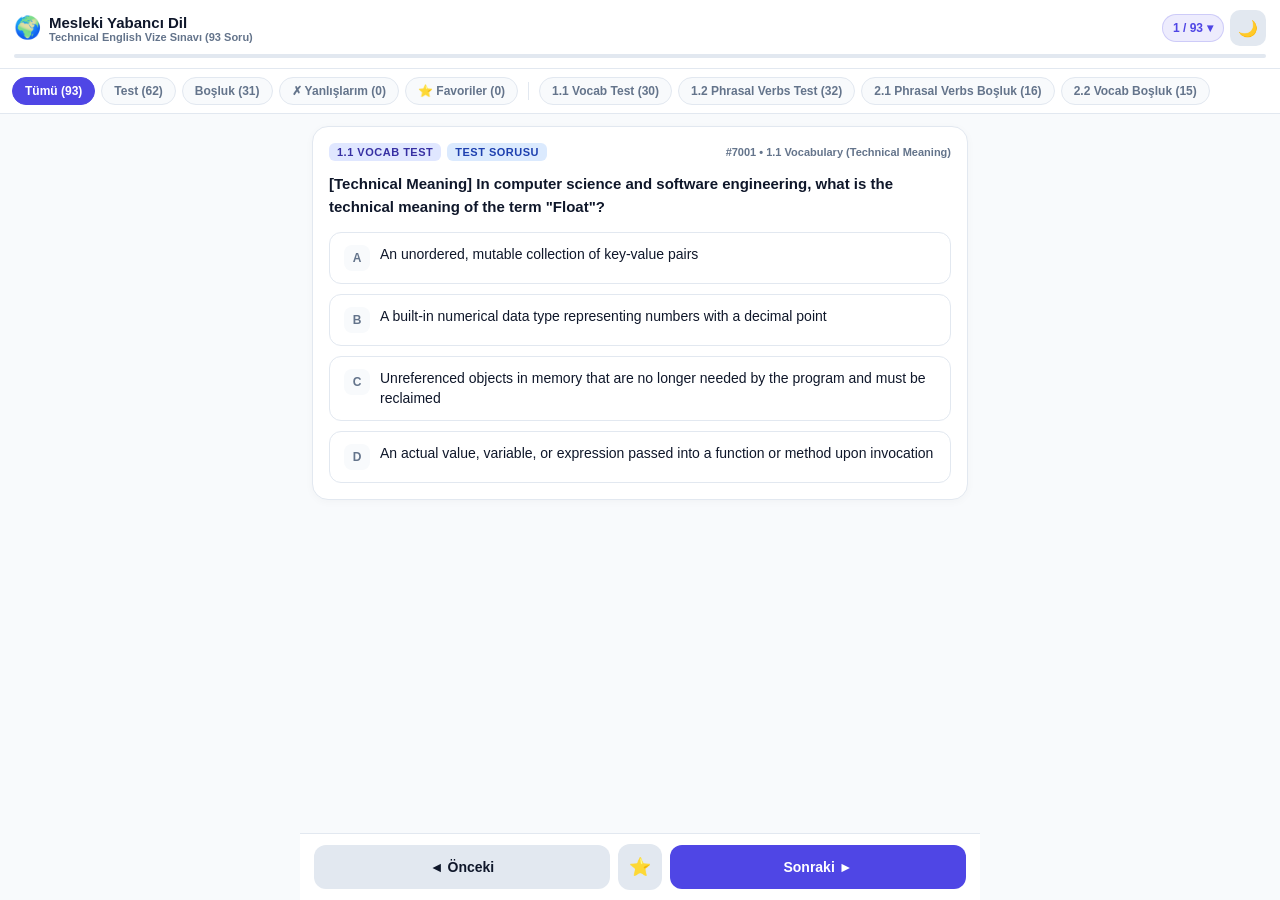
<file: mesleki.html>
<!doctype html>
<html lang="tr">
<head>
  <meta charset="UTF-8" />
  <meta name="viewport" content="width=device-width, initial-scale=1.0, maximum-scale=1.0, user-scalable=no, viewport-fit=cover" />
  <meta name="theme-color" content="#4f46e5" />
  <meta name="apple-mobile-web-app-capable" content="yes" />
  <meta name="apple-mobile-web-app-status-bar-style" content="black-translucent" />
  <title>Mesleki Yabancı Dil - Mobil Sınav Portalı</title>
  <style>
    /* Safe-fallback polyfill for localStorage in mobile WebView or file:// */
    :root {
      --primary: #4f46e5;
      --primary-hover: #4338ca;
      --bg: #f8fafc;
      --card-bg: #ffffff;
      --text: #0f172a;
      --text-muted: #64748b;
      --border: #e2e8f0;
      --code-bg: #0f172a;
      --code-text: #f1f5f9;
      --correct: #10b981;
      --correct-bg: #ecfdf5;
      --correct-border: #a7f3d0;
      --wrong: #ef4444;
      --wrong-bg: #fef2f2;
      --wrong-border: #fecaca;
    }
    .dark {
      --bg: #090d16;
      --card-bg: #131b2e;
      --text: #f8fafc;
      --text-muted: #94a3b8;
      --border: #1e293b;
      --code-bg: #050811;
      --code-text: #e2e8f0;
      --correct: #10b981;
      --correct-bg: rgba(16, 185, 129, 0.15);
      --correct-border: rgba(16, 185, 129, 0.4);
      --wrong: #f43f5e;
      --wrong-bg: rgba(244, 63, 94, 0.15);
      --wrong-border: rgba(244, 63, 94, 0.4);
    }
    * {
      box-sizing: border-box;
      margin: 0;
      padding: 0;
      -webkit-tap-highlight-color: transparent;
    }
    body {
      font-family: -apple-system, BlinkMacSystemFont, "Segoe UI", Roboto, Helvetica, Arial, sans-serif;
      background: var(--bg);
      color: var(--text);
      min-height: 100vh;
      display: flex;
      flex-direction: column;
      touch-action: manipulation;
      overflow-x: hidden;
      padding-bottom: 90px;
    }
    /* Top Header */
    header {
      position: sticky;
      top: 0;
      z-index: 40;
      background: var(--card-bg);
      border-bottom: 1px solid var(--border);
      padding: 10px 14px;
      padding-top: max(10px, env(safe-area-inset-top));
      backdrop-filter: blur(10px);
    }
    .header-row {
      display: flex;
      align-items: center;
      justify-content: space-between;
      gap: 8px;
    }
    .title-box {
      display: flex;
      align-items: center;
      gap: 8px;
      overflow: hidden;
    }
    .title-box .icon {
      font-size: 22px;
      line-height: 1;
    }
    .title-box h1 {
      font-size: 15px;
      font-weight: 800;
      white-space: nowrap;
      overflow: hidden;
      text-overflow: ellipsis;
      color: var(--text);
    }
    .header-actions {
      display: flex;
      align-items: center;
      gap: 6px;
    }
    .btn-icon {
      background: var(--border);
      color: var(--text);
      border: none;
      width: 36px;
      height: 36px;
      border-radius: 10px;
      display: flex;
      align-items: center;
      justify-content: center;
      font-size: 16px;
      cursor: pointer;
    }
    .progress-pill {
      background: rgba(79, 70, 229, 0.1);
      color: var(--primary);
      border: 1px solid rgba(79, 70, 229, 0.2);
      font-weight: 700;
      font-size: 12px;
      padding: 6px 10px;
      border-radius: 20px;
      cursor: pointer;
      display: flex;
      align-items: center;
      gap: 4px;
    }
    .progress-bar-bg {
      width: 100%;
      height: 4px;
      background: var(--border);
      border-radius: 2px;
      margin-top: 8px;
      overflow: hidden;
    }
    .progress-bar-fill {
      height: 100%;
      background: linear-gradient(90deg, #4f46e5, #10b981);
      width: 0%;
      transition: width 0.3s ease;
    }
    /* Filters Container */
    .filters-wrap {
      padding: 8px 12px;
      background: var(--card-bg);
      border-bottom: 1px solid var(--border);
      overflow-x: auto;
      white-space: nowrap;
      scrollbar-width: none;
      -webkit-overflow-scrolling: touch;
      display: flex;
      gap: 6px;
    }
    .filters-wrap::-webkit-scrollbar {
      display: none;
    }
    .filter-btn {
      border: 1px solid var(--border);
      background: var(--bg);
      color: var(--text-muted);
      font-size: 12px;
      font-weight: 600;
      padding: 6px 12px;
      border-radius: 20px;
      cursor: pointer;
      flex-shrink: 0;
      transition: all 0.2s;
    }
    .filter-btn.active {
      background: var(--primary);
      color: #fff;
      border-color: var(--primary);
    }
    /* Main Content */
    main {
      max-width: 680px;
      width: 100%;
      margin: 0 auto;
      padding: 12px;
      flex: 1;
    }
    .card {
      background: var(--card-bg);
      border: 1px solid var(--border);
      border-radius: 16px;
      padding: 16px;
      box-shadow: 0 2px 8px rgba(0,0,0,0.03);
    }
    .q-meta {
      display: flex;
      align-items: center;
      justify-content: space-between;
      flex-wrap: wrap;
      gap: 6px;
      margin-bottom: 12px;
    }
    .badge {
      font-size: 11px;
      font-weight: 700;
      padding: 3px 8px;
      border-radius: 6px;
      text-transform: uppercase;
      letter-spacing: 0.5px;
    }
    .badge-week { background: #e0e7ff; color: #3730a3; }
    .badge-test { background: #dbeafe; color: #1e40af; }
    .badge-fill { background: #d1fae5; color: #065f46; }
    .badge-code { background: #fef3c7; color: #92400e; }
    .badge-fav { background: #fef08a; color: #854d0e; cursor: pointer; }
    .dark .badge-week { background: #312e81; color: #c7d2fe; }
    .dark .badge-test { background: #1e3a8a; color: #bfdbfe; }
    .dark .badge-fill { background: #064e3b; color: #a7f3d0; }
    .dark .badge-code { background: #78350f; color: #fde68a; }

    .q-text {
      font-size: 15px;
      font-weight: 700;
      line-height: 1.5;
      color: var(--text);
      margin-bottom: 14px;
    }
    /* Options for Test */
    .options-list {
      display: flex;
      flex-direction: column;
      gap: 10px;
    }
    .option-btn {
      display: flex;
      align-items: flex-start;
      gap: 10px;
      padding: 12px 14px;
      border: 1.5px solid var(--border);
      border-radius: 12px;
      background: var(--card-bg);
      color: var(--text);
      font-size: 14px;
      text-align: left;
      cursor: pointer;
      transition: all 0.15s ease;
      min-height: 48px;
    }
    .option-btn:active {
      transform: scale(0.99);
    }
    .opt-key {
      width: 26px;
      height: 26px;
      border-radius: 8px;
      background: var(--bg);
      color: var(--text-muted);
      font-weight: 700;
      font-size: 12px;
      display: flex;
      align-items: center;
      justify-content: center;
      flex-shrink: 0;
    }
    .opt-text {
      flex: 1;
      line-height: 1.4;
    }
    .option-btn.correct {
      border-color: var(--correct);
      background: var(--correct-bg);
      color: #065f46;
    }
    .dark .option-btn.correct {
      color: #6ee7b7;
    }
    .option-btn.correct .opt-key {
      background: var(--correct);
      color: #fff;
    }
    .option-btn.wrong {
      border-color: var(--wrong);
      background: var(--wrong-bg);
      color: #991b1b;
    }
    .dark .option-btn.wrong {
      color: #fca5a5;
    }
    .option-btn.wrong .opt-key {
      background: var(--wrong);
      color: #fff;
    }
    /* Explanation Box */
    .explanation-box {
      margin-top: 14px;
      padding: 12px 14px;
      border-radius: 12px;
      font-size: 13px;
      line-height: 1.5;
      animation: fadeIn 0.25s ease;
    }
    .explanation-box.success {
      background: var(--correct-bg);
      border: 1px solid var(--correct-border);
      color: #065f46;
    }
    .dark .explanation-box.success {
      color: #6ee7b7;
    }
    .explanation-box.danger {
      background: var(--wrong-bg);
      border: 1px solid var(--wrong-border);
      color: #991b1b;
    }
    .dark .explanation-box.danger {
      color: #fca5a5;
    }
    /* Fill-in-the-blank styling */
    .fill-box {
      display: flex;
      flex-direction: column;
      gap: 10px;
    }
    .fill-input {
      width: 100%;
      padding: 14px;
      font-size: 16px;
      border: 1.5px solid var(--border);
      border-radius: 12px;
      background: var(--bg);
      color: var(--text);
      font-family: monospace;
      outline: none;
    }
    .fill-input:focus {
      border-color: var(--primary);
    }
    .btn-row {
      display: flex;
      gap: 8px;
      flex-wrap: wrap;
    }
    .btn {
      padding: 12px 16px;
      font-size: 13px;
      font-weight: 700;
      border-radius: 10px;
      border: none;
      cursor: pointer;
      display: flex;
      align-items: center;
      justify-content: center;
      gap: 6px;
      transition: all 0.15s;
    }
    .btn-primary {
      background: var(--primary);
      color: #fff;
      flex: 1;
    }
    .btn-secondary {
      background: var(--border);
      color: var(--text);
    }
    /* Fixed Bottom Nav */
    footer {
      position: fixed;
      bottom: 0;
      left: 0;
      right: 0;
      background: var(--card-bg);
      border-top: 1px solid var(--border);
      padding: 10px 14px;
      padding-bottom: max(10px, env(safe-area-inset-bottom));
      z-index: 40;
      display: flex;
      align-items: center;
      justify-content: space-between;
      gap: 8px;
      max-width: 680px;
      margin: 0 auto;
    }
    .nav-btn {
      flex: 1;
      padding: 12px 10px;
      border-radius: 12px;
      font-size: 14px;
      font-weight: 700;
      display: flex;
      align-items: center;
      justify-content: center;
      gap: 6px;
      border: none;
      cursor: pointer;
      min-height: 44px;
    }
    .nav-btn.prev {
      background: var(--border);
      color: var(--text);
    }
    .nav-btn.next {
      background: var(--primary);
      color: #fff;
    }
    .nav-btn.fav {
      flex: 0 0 44px;
      background: var(--border);
      color: var(--text-muted);
      font-size: 18px;
    }
    .nav-btn.fav.active {
      background: #fef08a;
      color: #ca8a04;
    }
    .dark .nav-btn.fav.active {
      background: #854d0e;
      color: #fef08a;
    }
    /* Question Jump Drawer / Modal */
    .modal-overlay {
      display: none;
      position: fixed;
      top: 0;
      left: 0;
      right: 0;
      bottom: 0;
      background: rgba(0,0,0,0.5);
      z-index: 100;
      backdrop-filter: blur(4px);
    }
    .modal-content {
      position: absolute;
      bottom: 0;
      left: 0;
      right: 0;
      max-height: 80vh;
      background: var(--card-bg);
      border-top-left-radius: 20px;
      border-top-right-radius: 20px;
      padding: 16px;
      padding-bottom: max(20px, env(safe-area-inset-bottom));
      overflow-y: auto;
      display: flex;
      flex-direction: column;
      gap: 12px;
    }
    .modal-header {
      display: flex;
      align-items: center;
      justify-content: space-between;
    }
    .modal-title {
      font-size: 16px;
      font-weight: 800;
    }
    .grid-container {
      display: grid;
      grid-template-columns: repeat(auto-fill, minmax(44px, 1fr));
      gap: 8px;
      padding: 4px 0;
    }
    .q-jump-btn {
      height: 44px;
      border-radius: 10px;
      border: 1px solid var(--border);
      background: var(--bg);
      color: var(--text);
      font-weight: 700;
      font-size: 13px;
      display: flex;
      align-items: center;
      justify-content: center;
      cursor: pointer;
    }
    .q-jump-btn.current {
      border: 2px solid var(--primary);
    }
    .q-jump-btn.correct {
      background: var(--correct);
      color: #fff;
      border-color: var(--correct);
    }
    .q-jump-btn.wrong {
      background: var(--wrong);
      color: #fff;
      border-color: var(--wrong);
    }
    @keyframes fadeIn {
      from { opacity: 0; transform: translateY(4px); }
      to { opacity: 1; transform: translateY(0); }
    }
  </style>
</head>
<body>

  <!-- SAFE LOCALSTORAGE POLYFILL FOR MOBILE (PREVENTS WHITE SCREEN ON FILE://) -->
  <script>
    (function() {
      try {
        var test = '__st_test__';
        window.localStorage.setItem(test, test);
        window.localStorage.removeItem(test);
      } catch(e) {
        console.warn('Storage sandboxed or file:// active. Polyfilling memory storage.');
        var mem = {};
        window.localStorage = {
          getItem: function(k) { return mem.hasOwnProperty(k) ? mem[k] : null; },
          setItem: function(k, v) { mem[k] = String(v); },
          removeItem: function(k) { delete mem[k]; },
          clear: function() { mem = {}; }
        };
      }
    })();
  </script>

  <!-- TOP HEADER -->
  <header>
    <div class="header-row">
      <div class="title-box">
        <span class="icon">🌍</span>
        <div>
          <h1>Mesleki Yabancı Dil</h1>
          <div style="font-size: 11px; color: var(--text-muted); font-weight: 600;">Technical English Vize Sınavı (93 Soru)</div>
        </div>
      </div>
      <div class="header-actions">
        <button class="progress-pill" id="btn-jump-modal" onclick="openGridModal()">
          <span id="header-counter">1 / 93</span>
          <span>▾</span>
        </button>
        <button class="btn-icon" id="btn-theme" onclick="toggleTheme()" title="Karanlık/Aydınlık Mod">🌙</button>
      </div>
    </div>
    <div class="progress-bar-bg">
      <div class="progress-bar-fill" id="progress-bar"></div>
    </div>
  </header>

  <!-- FILTER PILLS -->
  <div class="filters-wrap" id="filters-container">
    <button class="filter-btn active" onclick="setFilter('all', 0)">Tümü (93)</button>
    <button class="filter-btn" onclick="setFilter('test', 0)">Test (62)</button>
    <button class="filter-btn" onclick="setFilter('fill', 0)">Boşluk (31)</button>
    <button class="filter-btn" onclick="setFilter('wrong', 0)">✗ Yanlışlarım (<span id="wrong-count">0</span>)</button>
    <button class="filter-btn" onclick="setFilter('fav', 0)">⭐ Favoriler (<span id="fav-count">0</span>)</button>
    <span style="display:inline-block; width:1px; height:18px; background:var(--border); margin:auto 4px;"></span>
    <button class="filter-btn" onclick="setFilter('week', 1)">1.1 Vocab Test (30)</button>
    <button class="filter-btn" onclick="setFilter('week', 2)">1.2 Phrasal Verbs Test (32)</button>
    <button class="filter-btn" onclick="setFilter('week', 3)">2.1 Phrasal Verbs Boşluk (16)</button>
    <button class="filter-btn" onclick="setFilter('week', 4)">2.2 Vocab Boşluk (15)</button>
  </div>

  <!-- MAIN QUESTION DISPLAY -->
  <main id="app">
    <div class="card" id="q-card">
      <!-- Dynamic Question Content Injected by JS -->
    </div>
  </main>

  <!-- FIXED BOTTOM NAVIGATION -->
  <footer>
    <button class="nav-btn prev" onclick="prevQuestion()">◄ Önceki</button>
    <button class="nav-btn fav" id="btn-fav" onclick="toggleFav()" title="Favoriye Ekle">⭐</button>
    <button class="nav-btn next" onclick="nextQuestion()">Sonraki ►</button>
  </footer>

  <!-- QUESTION SELECTION MODAL (DRAWER) -->
  <div class="modal-overlay" id="modal-overlay" onclick="closeGridModal(event)">
    <div class="modal-content" onclick="event.stopPropagation()">
      <div class="modal-header">
        <div class="modal-title">Sorular Listesi</div>
        <button class="btn-icon" onclick="closeGridModal()">✕</button>
      </div>
      <div style="font-size: 12px; color: var(--text-muted); display:flex; gap:12px; flex-wrap:wrap;">
        <span style="display:flex; align-items:center; gap:4px;"><span style="width:10px; height:10px; border-radius:3px; background:var(--correct);"></span> Doğru: <strong id="modal-correct-cnt">0</strong></span>
        <span style="display:flex; align-items:center; gap:4px;"><span style="width:10px; height:10px; border-radius:3px; background:var(--wrong);"></span> Yanlış: <strong id="modal-wrong-cnt">0</strong></span>
        <span style="display:flex; align-items:center; gap:4px;"><span style="width:10px; height:10px; border-radius:3px; background:var(--bg); border:1px solid var(--border);"></span> Çözülmedi: <strong id="modal-unanswered-cnt">93</strong></span>
      </div>
      <div class="grid-container" id="modal-grid">
        <!-- Injected by JS -->
      </div>
      <div style="display:flex; gap:8px; margin-top:8px;">
        <button class="btn btn-secondary" style="flex:1;" onclick="resetAllAnswers()">Cevapları Sıfırla</button>
        <button class="btn btn-primary" style="flex:1;" onclick="closeGridModal()">Kapat</button>
      </div>
    </div>
  </div>

  <script>
    const ALL_QUESTIONS = [{"id": 7001, "course": "mesleki_vize", "lang": "en", "week": 1, "week_title": "1.1 Vocabulary Test (General & Technical Meaning)", "qType": "test", "subType": "vocab_test", "difficulty": "Technical", "test_type": "Mesleki Yabancı Dil - Vocabulary Test", "category": "1.1 Vocabulary (Technical Meaning)", "question": "[Technical Meaning] In computer science and software engineering, what is the technical meaning of the term \"Float\"?", "code": null, "options": {"A": "An unordered, mutable collection of key-value pairs", "B": "A built-in numerical data type representing numbers with a decimal point", "C": "Unreferenced objects in memory that are no longer needed by the program and must be reclaimed", "D": "An actual value, variable, or expression passed into a function or method upon invocation"}, "answer": "B", "explanation": "Float — General: \"To stay/move on the surface of a liquid or drift in the air\". Technical: \"A built-in numerical data type representing numbers with a decimal point\".", "explanations": {"A": "Incorrect. Correct answer is B (A built-in numerical data type representing numbers with a decimal point). Float — General: \"To stay/move on the surface of a liquid or drift in the air\". Technical: \"A built-in numerical data type representing numbers with a decimal point\".", "B": "Correct! Float — General: \"To stay/move on the surface of a liquid or drift in the air\". Technical: \"A built-in numerical data type representing numbers with a decimal point\".", "C": "Incorrect. Correct answer is B (A built-in numerical data type representing numbers with a decimal point). Float — General: \"To stay/move on the surface of a liquid or drift in the air\". Technical: \"A built-in numerical data type representing numbers with a decimal point\".", "D": "Incorrect. Correct answer is B (A built-in numerical data type representing numbers with a decimal point). Float — General: \"To stay/move on the surface of a liquid or drift in the air\". Technical: \"A built-in numerical data type representing numbers with a decimal point\"."}}, {"id": 7002, "course": "mesleki_vize", "lang": "en", "week": 1, "week_title": "1.1 Vocabulary Test (General & Technical Meaning)", "qType": "test", "subType": "vocab_test", "difficulty": "Technical", "test_type": "Mesleki Yabancı Dil - Vocabulary Test", "category": "1.1 Vocabulary (Technical Meaning)", "question": "[Technical Meaning] Which core vocabulary term is defined technically as: \"An actual value, variable, or expression passed into a function or method upon invocation\"?", "code": null, "options": {"A": "Argument", "B": "Stream", "C": "Dictionary", "D": "Loop"}, "answer": "A", "explanation": "Argument — General: \"An exchange of diverging or opposite views\". Technical: \"An actual value, variable, or expression passed into a function or method upon invocation\".", "explanations": {"A": "Correct! Argument — General: \"An exchange of diverging or opposite views\". Technical: \"An actual value, variable, or expression passed into a function or method upon invocation\".", "B": "Incorrect. Correct answer is A (Argument). Argument — General: \"An exchange of diverging or opposite views\". Technical: \"An actual value, variable, or expression passed into a function or method upon invocation\".", "C": "Incorrect. Correct answer is A (Argument). Argument — General: \"An exchange of diverging or opposite views\". Technical: \"An actual value, variable, or expression passed into a function or method upon invocation\".", "D": "Incorrect. Correct answer is A (Argument). Argument — General: \"An exchange of diverging or opposite views\". Technical: \"An actual value, variable, or expression passed into a function or method upon invocation\"."}}, {"id": 7003, "course": "mesleki_vize", "lang": "en", "week": 1, "week_title": "1.1 Vocabulary Test (General & Technical Meaning)", "qType": "test", "subType": "vocab_test", "difficulty": "Technical", "test_type": "Mesleki Yabancı Dil - Vocabulary Test", "category": "1.1 Vocabulary (Technical Meaning)", "question": "[Technical Meaning] In computer science and software engineering, what is the technical meaning of the term \"Dictionary\"?", "code": null, "options": {"A": "An unordered, mutable collection of key-value pairs", "B": "An actual value, variable, or expression passed into a function or method upon invocation", "C": "A built-in numerical data type representing numbers with a decimal point", "D": "A small piece of data stored on the user's web browser by the server to remember state, sessions, or preferences"}, "answer": "A", "explanation": "Dictionary — General: \"A book/electronic resource listing words alphabetically with their meanings\". Technical: \"An unordered, mutable collection of key-value pairs\".", "explanations": {"A": "Correct! Dictionary — General: \"A book/electronic resource listing words alphabetically with their meanings\". Technical: \"An unordered, mutable collection of key-value pairs\".", "B": "Incorrect. Correct answer is A (An unordered, mutable collection of key-value pairs). Dictionary — General: \"A book/electronic resource listing words alphabetically with their meanings\". Technical: \"An unordered, mutable collection of key-value pairs\".", "C": "Incorrect. Correct answer is A (An unordered, mutable collection of key-value pairs). Dictionary — General: \"A book/electronic resource listing words alphabetically with their meanings\". Technical: \"An unordered, mutable collection of key-value pairs\".", "D": "Incorrect. Correct answer is A (An unordered, mutable collection of key-value pairs). Dictionary — General: \"A book/electronic resource listing words alphabetically with their meanings\". Technical: \"An unordered, mutable collection of key-value pairs\"."}}, {"id": 7004, "course": "mesleki_vize", "lang": "en", "week": 1, "week_title": "1.1 Vocabulary Test (General & Technical Meaning)", "qType": "test", "subType": "vocab_test", "difficulty": "Technical", "test_type": "Mesleki Yabancı Dil - Vocabulary Test", "category": "1.1 Vocabulary (Technical Meaning)", "question": "[Technical Meaning] Which core vocabulary term is defined technically as: \"A control flow structure designed to repeatedly execute a targeted block of instructions until a condition changes\"?", "code": null, "options": {"A": "Stream", "B": "Shell", "C": "Parse", "D": "Loop"}, "answer": "D", "explanation": "Loop — General: \"A curved shape produced by a curve bending around and crossing itself\". Technical: \"A control flow structure designed to repeatedly execute a targeted block of instructions until a condition changes\".", "explanations": {"A": "Incorrect. Correct answer is D (Loop). Loop — General: \"A curved shape produced by a curve bending around and crossing itself\". Technical: \"A control flow structure designed to repeatedly execute a targeted block of instructions until a condition changes\".", "B": "Incorrect. Correct answer is D (Loop). Loop — General: \"A curved shape produced by a curve bending around and crossing itself\". Technical: \"A control flow structure designed to repeatedly execute a targeted block of instructions until a condition changes\".", "C": "Incorrect. Correct answer is D (Loop). Loop — General: \"A curved shape produced by a curve bending around and crossing itself\". Technical: \"A control flow structure designed to repeatedly execute a targeted block of instructions until a condition changes\".", "D": "Correct! Loop — General: \"A curved shape produced by a curve bending around and crossing itself\". Technical: \"A control flow structure designed to repeatedly execute a targeted block of instructions until a condition changes\"."}}, {"id": 7005, "course": "mesleki_vize", "lang": "en", "week": 1, "week_title": "1.1 Vocabulary Test (General & Technical Meaning)", "qType": "test", "subType": "vocab_test", "difficulty": "Technical", "test_type": "Mesleki Yabancı Dil - Vocabulary Test", "category": "1.1 Vocabulary (Technical Meaning)", "question": "[Technical Meaning] In computer science and software engineering, what is the technical meaning of the term \"Shell\"?", "code": null, "options": {"A": "A Last-In, First-Out (LIFO) data structure, or a combination of programming languages/frameworks used to build an application", "B": "A user interface that allows users to interact with the operating system kernel", "C": "A built-in numerical data type representing numbers with a decimal point", "D": "A sequence of data processing elements where the output of each stage serves as the input to the next"}, "answer": "B", "explanation": "Shell — General: \"The hard outer cover of an egg, nut, or sea creature\". Technical: \"A user interface that allows users to interact with the operating system kernel\".", "explanations": {"A": "Incorrect. Correct answer is B (A user interface that allows users to interact with the operating system kernel). Shell — General: \"The hard outer cover of an egg, nut, or sea creature\". Technical: \"A user interface that allows users to interact with the operating system kernel\".", "B": "Correct! Shell — General: \"The hard outer cover of an egg, nut, or sea creature\". Technical: \"A user interface that allows users to interact with the operating system kernel\".", "C": "Incorrect. Correct answer is B (A user interface that allows users to interact with the operating system kernel). Shell — General: \"The hard outer cover of an egg, nut, or sea creature\". Technical: \"A user interface that allows users to interact with the operating system kernel\".", "D": "Incorrect. Correct answer is B (A user interface that allows users to interact with the operating system kernel). Shell — General: \"The hard outer cover of an egg, nut, or sea creature\". Technical: \"A user interface that allows users to interact with the operating system kernel\"."}}, {"id": 7006, "course": "mesleki_vize", "lang": "en", "week": 1, "week_title": "1.1 Vocabulary Test (General & Technical Meaning)", "qType": "test", "subType": "vocab_test", "difficulty": "Technical", "test_type": "Mesleki Yabancı Dil - Vocabulary Test", "category": "1.1 Vocabulary (Technical Meaning)", "question": "[Technical Meaning] Which core vocabulary term is defined technically as: \"A sequence of data processing elements where the output of each stage serves as the input to the next\"?", "code": null, "options": {"A": "Dictionary", "B": "Thread", "C": "Pipeline", "D": "Shell"}, "answer": "C", "explanation": "Pipeline — General: \"A long pipe or series of connected pipes used to transport liquids or gas\". Technical: \"A sequence of data processing elements where the output of each stage serves as the input to the next\".", "explanations": {"A": "Incorrect. Correct answer is C (Pipeline). Pipeline — General: \"A long pipe or series of connected pipes used to transport liquids or gas\". Technical: \"A sequence of data processing elements where the output of each stage serves as the input to the next\".", "B": "Incorrect. Correct answer is C (Pipeline). Pipeline — General: \"A long pipe or series of connected pipes used to transport liquids or gas\". Technical: \"A sequence of data processing elements where the output of each stage serves as the input to the next\".", "C": "Correct! Pipeline — General: \"A long pipe or series of connected pipes used to transport liquids or gas\". Technical: \"A sequence of data processing elements where the output of each stage serves as the input to the next\".", "D": "Incorrect. Correct answer is C (Pipeline). Pipeline — General: \"A long pipe or series of connected pipes used to transport liquids or gas\". Technical: \"A sequence of data processing elements where the output of each stage serves as the input to the next\"."}}, {"id": 7007, "course": "mesleki_vize", "lang": "en", "week": 1, "week_title": "1.1 Vocabulary Test (General & Technical Meaning)", "qType": "test", "subType": "vocab_test", "difficulty": "Technical", "test_type": "Mesleki Yabancı Dil - Vocabulary Test", "category": "1.1 Vocabulary (Technical Meaning)", "question": "[Technical Meaning] In computer science and software engineering, what is the technical meaning of the term \"Thread\"?", "code": null, "options": {"A": "An actual value, variable, or expression passed into a function or method upon invocation", "B": "The smallest unit of execution within an OS process that can run concurrently with other units", "C": "A text input, question, or instruction given to a command-line interface or generative AI model", "D": "A small piece of data stored on the user's web browser by the server to remember state, sessions, or preferences"}, "answer": "B", "explanation": "Thread — General: \"A long, very thin strand of cotton, silk, or wool\". Technical: \"The smallest unit of execution within an OS process that can run concurrently with other units\".", "explanations": {"A": "Incorrect. Correct answer is B (The smallest unit of execution within an OS process that can run concurrently with other units). Thread — General: \"A long, very thin strand of cotton, silk, or wool\". Technical: \"The smallest unit of execution within an OS process that can run concurrently with other units\".", "B": "Correct! Thread — General: \"A long, very thin strand of cotton, silk, or wool\". Technical: \"The smallest unit of execution within an OS process that can run concurrently with other units\".", "C": "Incorrect. Correct answer is B (The smallest unit of execution within an OS process that can run concurrently with other units). Thread — General: \"A long, very thin strand of cotton, silk, or wool\". Technical: \"The smallest unit of execution within an OS process that can run concurrently with other units\".", "D": "Incorrect. Correct answer is B (The smallest unit of execution within an OS process that can run concurrently with other units). Thread — General: \"A long, very thin strand of cotton, silk, or wool\". Technical: \"The smallest unit of execution within an OS process that can run concurrently with other units\"."}}, {"id": 7008, "course": "mesleki_vize", "lang": "en", "week": 1, "week_title": "1.1 Vocabulary Test (General & Technical Meaning)", "qType": "test", "subType": "vocab_test", "difficulty": "Technical", "test_type": "Mesleki Yabancı Dil - Vocabulary Test", "category": "1.1 Vocabulary (Technical Meaning)", "question": "[Technical Meaning] Which core vocabulary term is defined technically as: \"A text input, question, or instruction given to a command-line interface or generative AI model\"?", "code": null, "options": {"A": "Float", "B": "Fork", "C": "Stream", "D": "Prompt"}, "answer": "D", "explanation": "Prompt — General: \"Done without delay, or to encourage someone to do something\". Technical: \"A text input, question, or instruction given to a command-line interface or generative AI model\".", "explanations": {"A": "Incorrect. Correct answer is D (Prompt). Prompt — General: \"Done without delay, or to encourage someone to do something\". Technical: \"A text input, question, or instruction given to a command-line interface or generative AI model\".", "B": "Incorrect. Correct answer is D (Prompt). Prompt — General: \"Done without delay, or to encourage someone to do something\". Technical: \"A text input, question, or instruction given to a command-line interface or generative AI model\".", "C": "Incorrect. Correct answer is D (Prompt). Prompt — General: \"Done without delay, or to encourage someone to do something\". Technical: \"A text input, question, or instruction given to a command-line interface or generative AI model\".", "D": "Correct! Prompt — General: \"Done without delay, or to encourage someone to do something\". Technical: \"A text input, question, or instruction given to a command-line interface or generative AI model\"."}}, {"id": 7009, "course": "mesleki_vize", "lang": "en", "week": 1, "week_title": "1.1 Vocabulary Test (General & Technical Meaning)", "qType": "test", "subType": "vocab_test", "difficulty": "Technical", "test_type": "Mesleki Yabancı Dil - Vocabulary Test", "category": "1.1 Vocabulary (Technical Meaning)", "question": "[Technical Meaning] In computer science and software engineering, what is the technical meaning of the term \"Salt\"?", "code": null, "options": {"A": "The smallest unit of execution within an OS process that can run concurrently with other units", "B": "An actual value, variable, or expression passed into a function or method upon invocation", "C": "Random data added to a password before hashing to protect against dictionary/rainbow table attacks", "D": "To analyze a string or data stream into small, structured components"}, "answer": "C", "explanation": "Salt — General: \"A white crystalline substance used for seasoning/preserving food\". Technical: \"Random data added to a password before hashing to protect against dictionary/rainbow table attacks\".", "explanations": {"A": "Incorrect. Correct answer is C (Random data added to a password before hashing to protect against dictionary/rainbow table attacks). Salt — General: \"A white crystalline substance used for seasoning/preserving food\". Technical: \"Random data added to a password before hashing to protect against dictionary/rainbow table attacks\".", "B": "Incorrect. Correct answer is C (Random data added to a password before hashing to protect against dictionary/rainbow table attacks). Salt — General: \"A white crystalline substance used for seasoning/preserving food\". Technical: \"Random data added to a password before hashing to protect against dictionary/rainbow table attacks\".", "C": "Correct! Salt — General: \"A white crystalline substance used for seasoning/preserving food\". Technical: \"Random data added to a password before hashing to protect against dictionary/rainbow table attacks\".", "D": "Incorrect. Correct answer is C (Random data added to a password before hashing to protect against dictionary/rainbow table attacks). Salt — General: \"A white crystalline substance used for seasoning/preserving food\". Technical: \"Random data added to a password before hashing to protect against dictionary/rainbow table attacks\"."}}, {"id": 7010, "course": "mesleki_vize", "lang": "en", "week": 1, "week_title": "1.1 Vocabulary Test (General & Technical Meaning)", "qType": "test", "subType": "vocab_test", "difficulty": "Technical", "test_type": "Mesleki Yabancı Dil - Vocabulary Test", "category": "1.1 Vocabulary (Technical Meaning)", "question": "[Technical Meaning] Which core vocabulary term is defined technically as: \"To analyze a string or data stream into small, structured components\"?", "code": null, "options": {"A": "Loop", "B": "Stream", "C": "Parse", "D": "Stack"}, "answer": "C", "explanation": "Parse — General: \"To analyze a sentence into its component parts\". Technical: \"To analyze a string or data stream into small, structured components\".", "explanations": {"A": "Incorrect. Correct answer is C (Parse). Parse — General: \"To analyze a sentence into its component parts\". Technical: \"To analyze a string or data stream into small, structured components\".", "B": "Incorrect. Correct answer is C (Parse). Parse — General: \"To analyze a sentence into its component parts\". Technical: \"To analyze a string or data stream into small, structured components\".", "C": "Correct! Parse — General: \"To analyze a sentence into its component parts\". Technical: \"To analyze a string or data stream into small, structured components\".", "D": "Incorrect. Correct answer is C (Parse). Parse — General: \"To analyze a sentence into its component parts\". Technical: \"To analyze a string or data stream into small, structured components\"."}}, {"id": 7011, "course": "mesleki_vize", "lang": "en", "week": 1, "week_title": "1.1 Vocabulary Test (General & Technical Meaning)", "qType": "test", "subType": "vocab_test", "difficulty": "Technical", "test_type": "Mesleki Yabancı Dil - Vocabulary Test", "category": "1.1 Vocabulary (Technical Meaning)", "question": "[Technical Meaning] In computer science and software engineering, what is the technical meaning of the term \"Stack\"?", "code": null, "options": {"A": "An actual value, variable, or expression passed into a function or method upon invocation", "B": "A Last-In, First-Out (LIFO) data structure, or a combination of programming languages/frameworks used to build an application", "C": "To create an independent copy of an open-source code repository, or a system call creating a child process", "D": "A user interface that allows users to interact with the operating system kernel"}, "answer": "B", "explanation": "Stack — General: \"A neat pile of objects placed one on top of the other\". Technical: \"A Last-In, First-Out (LIFO) data structure, or a combination of programming languages/frameworks used to build an application\".", "explanations": {"A": "Incorrect. Correct answer is B (A Last-In, First-Out (LIFO) data structure, or a combination of programming languages/frameworks used to build an application). Stack — General: \"A neat pile of objects placed one on top of the other\". Technical: \"A Last-In, First-Out (LIFO) data structure, or a combination of programming languages/frameworks used to build an application\".", "B": "Correct! Stack — General: \"A neat pile of objects placed one on top of the other\". Technical: \"A Last-In, First-Out (LIFO) data structure, or a combination of programming languages/frameworks used to build an application\".", "C": "Incorrect. Correct answer is B (A Last-In, First-Out (LIFO) data structure, or a combination of programming languages/frameworks used to build an application). Stack — General: \"A neat pile of objects placed one on top of the other\". Technical: \"A Last-In, First-Out (LIFO) data structure, or a combination of programming languages/frameworks used to build an application\".", "D": "Incorrect. Correct answer is B (A Last-In, First-Out (LIFO) data structure, or a combination of programming languages/frameworks used to build an application). Stack — General: \"A neat pile of objects placed one on top of the other\". Technical: \"A Last-In, First-Out (LIFO) data structure, or a combination of programming languages/frameworks used to build an application\"."}}, {"id": 7012, "course": "mesleki_vize", "lang": "en", "week": 1, "week_title": "1.1 Vocabulary Test (General & Technical Meaning)", "qType": "test", "subType": "vocab_test", "difficulty": "Technical", "test_type": "Mesleki Yabancı Dil - Vocabulary Test", "category": "1.1 Vocabulary (Technical Meaning)", "question": "[Technical Meaning] Which core vocabulary term is defined technically as: \"Unreferenced objects in memory that are no longer needed by the program and must be reclaimed\"?", "code": null, "options": {"A": "Garbage", "B": "Prompt", "C": "Shell", "D": "Stack"}, "answer": "A", "explanation": "Garbage — General: \"Waste material, trash, or unwanted refuse\". Technical: \"Unreferenced objects in memory that are no longer needed by the program and must be reclaimed\".", "explanations": {"A": "Correct! Garbage — General: \"Waste material, trash, or unwanted refuse\". Technical: \"Unreferenced objects in memory that are no longer needed by the program and must be reclaimed\".", "B": "Incorrect. Correct answer is A (Garbage). Garbage — General: \"Waste material, trash, or unwanted refuse\". Technical: \"Unreferenced objects in memory that are no longer needed by the program and must be reclaimed\".", "C": "Incorrect. Correct answer is A (Garbage). Garbage — General: \"Waste material, trash, or unwanted refuse\". Technical: \"Unreferenced objects in memory that are no longer needed by the program and must be reclaimed\".", "D": "Incorrect. Correct answer is A (Garbage). Garbage — General: \"Waste material, trash, or unwanted refuse\". Technical: \"Unreferenced objects in memory that are no longer needed by the program and must be reclaimed\"."}}, {"id": 7013, "course": "mesleki_vize", "lang": "en", "week": 1, "week_title": "1.1 Vocabulary Test (General & Technical Meaning)", "qType": "test", "subType": "vocab_test", "difficulty": "Technical", "test_type": "Mesleki Yabancı Dil - Vocabulary Test", "category": "1.1 Vocabulary (Technical Meaning)", "question": "[Technical Meaning] In computer science and software engineering, what is the technical meaning of the term \"Stream\"?", "code": null, "options": {"A": "A control flow structure designed to repeatedly execute a targeted block of instructions until a condition changes", "B": "A sequence of data processing elements where the output of each stage serves as the input to the next", "C": "A continuous sequence of data elements made available over time and transmitted without waiting for the entire file to download", "D": "A Last-In, First-Out (LIFO) data structure, or a combination of programming languages/frameworks used to build an application"}, "answer": "C", "explanation": "Stream — General: \"A small, narrow river or continuous flow of liquid\". Technical: \"A continuous sequence of data elements made available over time and transmitted without waiting for the entire file to download\".", "explanations": {"A": "Incorrect. Correct answer is C (A continuous sequence of data elements made available over time and transmitted without waiting for the entire file to download). Stream — General: \"A small, narrow river or continuous flow of liquid\". Technical: \"A continuous sequence of data elements made available over time and transmitted without waiting for the entire file to download\".", "B": "Incorrect. Correct answer is C (A continuous sequence of data elements made available over time and transmitted without waiting for the entire file to download). Stream — General: \"A small, narrow river or continuous flow of liquid\". Technical: \"A continuous sequence of data elements made available over time and transmitted without waiting for the entire file to download\".", "C": "Correct! Stream — General: \"A small, narrow river or continuous flow of liquid\". Technical: \"A continuous sequence of data elements made available over time and transmitted without waiting for the entire file to download\".", "D": "Incorrect. Correct answer is C (A continuous sequence of data elements made available over time and transmitted without waiting for the entire file to download). Stream — General: \"A small, narrow river or continuous flow of liquid\". Technical: \"A continuous sequence of data elements made available over time and transmitted without waiting for the entire file to download\"."}}, {"id": 7014, "course": "mesleki_vize", "lang": "en", "week": 1, "week_title": "1.1 Vocabulary Test (General & Technical Meaning)", "qType": "test", "subType": "vocab_test", "difficulty": "Technical", "test_type": "Mesleki Yabancı Dil - Vocabulary Test", "category": "1.1 Vocabulary (Technical Meaning)", "question": "[Technical Meaning] Which core vocabulary term is defined technically as: \"To create an independent copy of an open-source code repository, or a system call creating a child process\"?", "code": null, "options": {"A": "Dictionary", "B": "Fork", "C": "Parse", "D": "Stack"}, "answer": "B", "explanation": "Fork — General: \"An eating utensil with prongs, or a place where a road/river divides\". Technical: \"To create an independent copy of an open-source code repository, or a system call creating a child process\".", "explanations": {"A": "Incorrect. Correct answer is B (Fork). Fork — General: \"An eating utensil with prongs, or a place where a road/river divides\". Technical: \"To create an independent copy of an open-source code repository, or a system call creating a child process\".", "B": "Correct! Fork — General: \"An eating utensil with prongs, or a place where a road/river divides\". Technical: \"To create an independent copy of an open-source code repository, or a system call creating a child process\".", "C": "Incorrect. Correct answer is B (Fork). Fork — General: \"An eating utensil with prongs, or a place where a road/river divides\". Technical: \"To create an independent copy of an open-source code repository, or a system call creating a child process\".", "D": "Incorrect. Correct answer is B (Fork). Fork — General: \"An eating utensil with prongs, or a place where a road/river divides\". Technical: \"To create an independent copy of an open-source code repository, or a system call creating a child process\"."}}, {"id": 7015, "course": "mesleki_vize", "lang": "en", "week": 1, "week_title": "1.1 Vocabulary Test (General & Technical Meaning)", "qType": "test", "subType": "vocab_test", "difficulty": "Technical", "test_type": "Mesleki Yabancı Dil - Vocabulary Test", "category": "1.1 Vocabulary (Technical Meaning)", "question": "[Technical Meaning] In computer science and software engineering, what is the technical meaning of the term \"Cookie\"?", "code": null, "options": {"A": "The smallest unit of execution within an OS process that can run concurrently with other units", "B": "A small piece of data stored on the user's web browser by the server to remember state, sessions, or preferences", "C": "A Last-In, First-Out (LIFO) data structure, or a combination of programming languages/frameworks used to build an application", "D": "A user interface that allows users to interact with the operating system kernel"}, "answer": "B", "explanation": "Cookie — General: \"A small, sweet baked snack\". Technical: \"A small piece of data stored on the user's web browser by the server to remember state, sessions, or preferences\".", "explanations": {"A": "Incorrect. Correct answer is B (A small piece of data stored on the user's web browser by the server to remember state, sessions, or preferences). Cookie — General: \"A small, sweet baked snack\". Technical: \"A small piece of data stored on the user's web browser by the server to remember state, sessions, or preferences\".", "B": "Correct! Cookie — General: \"A small, sweet baked snack\". Technical: \"A small piece of data stored on the user's web browser by the server to remember state, sessions, or preferences\".", "C": "Incorrect. Correct answer is B (A small piece of data stored on the user's web browser by the server to remember state, sessions, or preferences). Cookie — General: \"A small, sweet baked snack\". Technical: \"A small piece of data stored on the user's web browser by the server to remember state, sessions, or preferences\".", "D": "Incorrect. Correct answer is B (A small piece of data stored on the user's web browser by the server to remember state, sessions, or preferences). Cookie — General: \"A small, sweet baked snack\". Technical: \"A small piece of data stored on the user's web browser by the server to remember state, sessions, or preferences\"."}}, {"id": 7016, "course": "mesleki_vize", "lang": "en", "week": 1, "week_title": "1.1 Vocabulary Test (General & Technical Meaning)", "qType": "test", "subType": "vocab_test", "difficulty": "General & Tech", "test_type": "Mesleki Yabancı Dil - Vocabulary Test", "category": "1.1 Vocabulary (General & Technical)", "question": "[General Meaning] What is the general (everyday) meaning of the word \"Float\", which in technical contexts means \"A built-in numerical data type representing numbers with a decimal point\"?", "code": null, "options": {"A": "An exchange of diverging or opposite views", "B": "To stay/move on the surface of a liquid or drift in the air", "C": "A small, sweet baked snack", "D": "An eating utensil with prongs, or a place where a road/river divides"}, "answer": "B", "explanation": "Float — General: \"To stay/move on the surface of a liquid or drift in the air\". Technical: \"A built-in numerical data type representing numbers with a decimal point\".", "explanations": {"A": "Incorrect. Correct answer is B. Float — General: \"To stay/move on the surface of a liquid or drift in the air\". Technical: \"A built-in numerical data type representing numbers with a decimal point\".", "B": "Correct! Float — General: \"To stay/move on the surface of a liquid or drift in the air\". Technical: \"A built-in numerical data type representing numbers with a decimal point\".", "C": "Incorrect. Correct answer is B. Float — General: \"To stay/move on the surface of a liquid or drift in the air\". Technical: \"A built-in numerical data type representing numbers with a decimal point\".", "D": "Incorrect. Correct answer is B. Float — General: \"To stay/move on the surface of a liquid or drift in the air\". Technical: \"A built-in numerical data type representing numbers with a decimal point\"."}}, {"id": 7017, "course": "mesleki_vize", "lang": "en", "week": 1, "week_title": "1.1 Vocabulary Test (General & Technical Meaning)", "qType": "test", "subType": "vocab_test", "difficulty": "General & Tech", "test_type": "Mesleki Yabancı Dil - Vocabulary Test", "category": "1.1 Vocabulary (General & Technical)", "question": "[General & Technical Meaning] Which option correctly pairs both the General and Technical meanings of the word \"Argument\"?", "code": null, "options": {"A": "General: Done without delay, or to encourage someone to do something | Technical: A text input, question, or instruction given to a command-line interface or generative AI model", "B": "General: An exchange of diverging or opposite views | Technical: An actual value, variable, or expression passed into a function or method upon invocation", "C": "General: A book/electronic resource listing words alphabetically with their meanings | Technical: An unordered, mutable collection of key-value pairs", "D": "General: A long pipe or series of connected pipes used to transport liquids or gas | Technical: A sequence of data processing elements where the output of each stage serves as the input to the next"}, "answer": "B", "explanation": "Argument — General: \"An exchange of diverging or opposite views\". Technical: \"An actual value, variable, or expression passed into a function or method upon invocation\".", "explanations": {"A": "Incorrect. Correct answer is B. Argument — General: \"An exchange of diverging or opposite views\". Technical: \"An actual value, variable, or expression passed into a function or method upon invocation\".", "B": "Correct! Argument — General: \"An exchange of diverging or opposite views\". Technical: \"An actual value, variable, or expression passed into a function or method upon invocation\".", "C": "Incorrect. Correct answer is B. Argument — General: \"An exchange of diverging or opposite views\". Technical: \"An actual value, variable, or expression passed into a function or method upon invocation\".", "D": "Incorrect. Correct answer is B. Argument — General: \"An exchange of diverging or opposite views\". Technical: \"An actual value, variable, or expression passed into a function or method upon invocation\"."}}, {"id": 7018, "course": "mesleki_vize", "lang": "en", "week": 1, "week_title": "1.1 Vocabulary Test (General & Technical Meaning)", "qType": "test", "subType": "vocab_test", "difficulty": "General & Tech", "test_type": "Mesleki Yabancı Dil - Vocabulary Test", "category": "1.1 Vocabulary (General & Technical)", "question": "[General Meaning] What is the general (everyday) meaning of the word \"Dictionary\", which in technical contexts means \"An unordered, mutable collection of key-value pairs\"?", "code": null, "options": {"A": "The hard outer cover of an egg, nut, or sea creature", "B": "Waste material, trash, or unwanted refuse", "C": "A white crystalline substance used for seasoning/preserving food", "D": "A book/electronic resource listing words alphabetically with their meanings"}, "answer": "D", "explanation": "Dictionary — General: \"A book/electronic resource listing words alphabetically with their meanings\". Technical: \"An unordered, mutable collection of key-value pairs\".", "explanations": {"A": "Incorrect. Correct answer is D. Dictionary — General: \"A book/electronic resource listing words alphabetically with their meanings\". Technical: \"An unordered, mutable collection of key-value pairs\".", "B": "Incorrect. Correct answer is D. Dictionary — General: \"A book/electronic resource listing words alphabetically with their meanings\". Technical: \"An unordered, mutable collection of key-value pairs\".", "C": "Incorrect. Correct answer is D. Dictionary — General: \"A book/electronic resource listing words alphabetically with their meanings\". Technical: \"An unordered, mutable collection of key-value pairs\".", "D": "Correct! Dictionary — General: \"A book/electronic resource listing words alphabetically with their meanings\". Technical: \"An unordered, mutable collection of key-value pairs\"."}}, {"id": 7019, "course": "mesleki_vize", "lang": "en", "week": 1, "week_title": "1.1 Vocabulary Test (General & Technical Meaning)", "qType": "test", "subType": "vocab_test", "difficulty": "General & Tech", "test_type": "Mesleki Yabancı Dil - Vocabulary Test", "category": "1.1 Vocabulary (General & Technical)", "question": "[General & Technical Meaning] Which option correctly pairs both the General and Technical meanings of the word \"Loop\"?", "code": null, "options": {"A": "General: A book/electronic resource listing words alphabetically with their meanings | Technical: An unordered, mutable collection of key-value pairs", "B": "General: A curved shape produced by a curve bending around and crossing itself | Technical: A control flow structure designed to repeatedly execute a targeted block of instructions until a condition changes", "C": "General: A small, sweet baked snack | Technical: A small piece of data stored on the user's web browser by the server to remember state, sessions, or preferences", "D": "General: A long pipe or series of connected pipes used to transport liquids or gas | Technical: A sequence of data processing elements where the output of each stage serves as the input to the next"}, "answer": "B", "explanation": "Loop — General: \"A curved shape produced by a curve bending around and crossing itself\". Technical: \"A control flow structure designed to repeatedly execute a targeted block of instructions until a condition changes\".", "explanations": {"A": "Incorrect. Correct answer is B. Loop — General: \"A curved shape produced by a curve bending around and crossing itself\". Technical: \"A control flow structure designed to repeatedly execute a targeted block of instructions until a condition changes\".", "B": "Correct! Loop — General: \"A curved shape produced by a curve bending around and crossing itself\". Technical: \"A control flow structure designed to repeatedly execute a targeted block of instructions until a condition changes\".", "C": "Incorrect. Correct answer is B. Loop — General: \"A curved shape produced by a curve bending around and crossing itself\". Technical: \"A control flow structure designed to repeatedly execute a targeted block of instructions until a condition changes\".", "D": "Incorrect. Correct answer is B. Loop — General: \"A curved shape produced by a curve bending around and crossing itself\". Technical: \"A control flow structure designed to repeatedly execute a targeted block of instructions until a condition changes\"."}}, {"id": 7020, "course": "mesleki_vize", "lang": "en", "week": 1, "week_title": "1.1 Vocabulary Test (General & Technical Meaning)", "qType": "test", "subType": "vocab_test", "difficulty": "General & Tech", "test_type": "Mesleki Yabancı Dil - Vocabulary Test", "category": "1.1 Vocabulary (General & Technical)", "question": "[General Meaning] What is the general (everyday) meaning of the word \"Shell\", which in technical contexts means \"A user interface that allows users to interact with the operating system kernel\"?", "code": null, "options": {"A": "Done without delay, or to encourage someone to do something", "B": "A small, narrow river or continuous flow of liquid", "C": "A neat pile of objects placed one on top of the other", "D": "The hard outer cover of an egg, nut, or sea creature"}, "answer": "D", "explanation": "Shell — General: \"The hard outer cover of an egg, nut, or sea creature\". Technical: \"A user interface that allows users to interact with the operating system kernel\".", "explanations": {"A": "Incorrect. Correct answer is D. Shell — General: \"The hard outer cover of an egg, nut, or sea creature\". Technical: \"A user interface that allows users to interact with the operating system kernel\".", "B": "Incorrect. Correct answer is D. Shell — General: \"The hard outer cover of an egg, nut, or sea creature\". Technical: \"A user interface that allows users to interact with the operating system kernel\".", "C": "Incorrect. Correct answer is D. Shell — General: \"The hard outer cover of an egg, nut, or sea creature\". Technical: \"A user interface that allows users to interact with the operating system kernel\".", "D": "Correct! Shell — General: \"The hard outer cover of an egg, nut, or sea creature\". Technical: \"A user interface that allows users to interact with the operating system kernel\"."}}, {"id": 7021, "course": "mesleki_vize", "lang": "en", "week": 1, "week_title": "1.1 Vocabulary Test (General & Technical Meaning)", "qType": "test", "subType": "vocab_test", "difficulty": "General & Tech", "test_type": "Mesleki Yabancı Dil - Vocabulary Test", "category": "1.1 Vocabulary (General & Technical)", "question": "[General & Technical Meaning] Which option correctly pairs both the General and Technical meanings of the word \"Pipeline\"?", "code": null, "options": {"A": "General: To analyze a sentence into its component parts | Technical: To analyze a string or data stream into small, structured components", "B": "General: A white crystalline substance used for seasoning/preserving food | Technical: Random data added to a password before hashing to protect against dictionary/rainbow table attacks", "C": "General: A long pipe or series of connected pipes used to transport liquids or gas | Technical: A sequence of data processing elements where the output of each stage serves as the input to the next", "D": "General: A book/electronic resource listing words alphabetically with their meanings | Technical: An unordered, mutable collection of key-value pairs"}, "answer": "C", "explanation": "Pipeline — General: \"A long pipe or series of connected pipes used to transport liquids or gas\". Technical: \"A sequence of data processing elements where the output of each stage serves as the input to the next\".", "explanations": {"A": "Incorrect. Correct answer is C. Pipeline — General: \"A long pipe or series of connected pipes used to transport liquids or gas\". Technical: \"A sequence of data processing elements where the output of each stage serves as the input to the next\".", "B": "Incorrect. Correct answer is C. Pipeline — General: \"A long pipe or series of connected pipes used to transport liquids or gas\". Technical: \"A sequence of data processing elements where the output of each stage serves as the input to the next\".", "C": "Correct! Pipeline — General: \"A long pipe or series of connected pipes used to transport liquids or gas\". Technical: \"A sequence of data processing elements where the output of each stage serves as the input to the next\".", "D": "Incorrect. Correct answer is C. Pipeline — General: \"A long pipe or series of connected pipes used to transport liquids or gas\". Technical: \"A sequence of data processing elements where the output of each stage serves as the input to the next\"."}}, {"id": 7022, "course": "mesleki_vize", "lang": "en", "week": 1, "week_title": "1.1 Vocabulary Test (General & Technical Meaning)", "qType": "test", "subType": "vocab_test", "difficulty": "General & Tech", "test_type": "Mesleki Yabancı Dil - Vocabulary Test", "category": "1.1 Vocabulary (General & Technical)", "question": "[General Meaning] What is the general (everyday) meaning of the word \"Thread\", which in technical contexts means \"The smallest unit of execution within an OS process that can run concurrently with other units\"?", "code": null, "options": {"A": "Waste material, trash, or unwanted refuse", "B": "A book/electronic resource listing words alphabetically with their meanings", "C": "A small, sweet baked snack", "D": "A long, very thin strand of cotton, silk, or wool"}, "answer": "D", "explanation": "Thread — General: \"A long, very thin strand of cotton, silk, or wool\". Technical: \"The smallest unit of execution within an OS process that can run concurrently with other units\".", "explanations": {"A": "Incorrect. Correct answer is D. Thread — General: \"A long, very thin strand of cotton, silk, or wool\". Technical: \"The smallest unit of execution within an OS process that can run concurrently with other units\".", "B": "Incorrect. Correct answer is D. Thread — General: \"A long, very thin strand of cotton, silk, or wool\". Technical: \"The smallest unit of execution within an OS process that can run concurrently with other units\".", "C": "Incorrect. Correct answer is D. Thread — General: \"A long, very thin strand of cotton, silk, or wool\". Technical: \"The smallest unit of execution within an OS process that can run concurrently with other units\".", "D": "Correct! Thread — General: \"A long, very thin strand of cotton, silk, or wool\". Technical: \"The smallest unit of execution within an OS process that can run concurrently with other units\"."}}, {"id": 7023, "course": "mesleki_vize", "lang": "en", "week": 1, "week_title": "1.1 Vocabulary Test (General & Technical Meaning)", "qType": "test", "subType": "vocab_test", "difficulty": "General & Tech", "test_type": "Mesleki Yabancı Dil - Vocabulary Test", "category": "1.1 Vocabulary (General & Technical)", "question": "[General & Technical Meaning] Which option correctly pairs both the General and Technical meanings of the word \"Prompt\"?", "code": null, "options": {"A": "General: A long, very thin strand of cotton, silk, or wool | Technical: The smallest unit of execution within an OS process that can run concurrently with other units", "B": "General: A small, sweet baked snack | Technical: A small piece of data stored on the user's web browser by the server to remember state, sessions, or preferences", "C": "General: A neat pile of objects placed one on top of the other | Technical: A Last-In, First-Out (LIFO) data structure, or a combination of programming languages/frameworks used to build an application", "D": "General: Done without delay, or to encourage someone to do something | Technical: A text input, question, or instruction given to a command-line interface or generative AI model"}, "answer": "D", "explanation": "Prompt — General: \"Done without delay, or to encourage someone to do something\". Technical: \"A text input, question, or instruction given to a command-line interface or generative AI model\".", "explanations": {"A": "Incorrect. Correct answer is D. Prompt — General: \"Done without delay, or to encourage someone to do something\". Technical: \"A text input, question, or instruction given to a command-line interface or generative AI model\".", "B": "Incorrect. Correct answer is D. Prompt — General: \"Done without delay, or to encourage someone to do something\". Technical: \"A text input, question, or instruction given to a command-line interface or generative AI model\".", "C": "Incorrect. Correct answer is D. Prompt — General: \"Done without delay, or to encourage someone to do something\". Technical: \"A text input, question, or instruction given to a command-line interface or generative AI model\".", "D": "Correct! Prompt — General: \"Done without delay, or to encourage someone to do something\". Technical: \"A text input, question, or instruction given to a command-line interface or generative AI model\"."}}, {"id": 7024, "course": "mesleki_vize", "lang": "en", "week": 1, "week_title": "1.1 Vocabulary Test (General & Technical Meaning)", "qType": "test", "subType": "vocab_test", "difficulty": "General & Tech", "test_type": "Mesleki Yabancı Dil - Vocabulary Test", "category": "1.1 Vocabulary (General & Technical)", "question": "[General Meaning] What is the general (everyday) meaning of the word \"Salt\", which in technical contexts means \"Random data added to a password before hashing to protect against dictionary/rainbow table attacks\"?", "code": null, "options": {"A": "A white crystalline substance used for seasoning/preserving food", "B": "To stay/move on the surface of a liquid or drift in the air", "C": "Waste material, trash, or unwanted refuse", "D": "To analyze a sentence into its component parts"}, "answer": "A", "explanation": "Salt — General: \"A white crystalline substance used for seasoning/preserving food\". Technical: \"Random data added to a password before hashing to protect against dictionary/rainbow table attacks\".", "explanations": {"A": "Correct! Salt — General: \"A white crystalline substance used for seasoning/preserving food\". Technical: \"Random data added to a password before hashing to protect against dictionary/rainbow table attacks\".", "B": "Incorrect. Correct answer is A. Salt — General: \"A white crystalline substance used for seasoning/preserving food\". Technical: \"Random data added to a password before hashing to protect against dictionary/rainbow table attacks\".", "C": "Incorrect. Correct answer is A. Salt — General: \"A white crystalline substance used for seasoning/preserving food\". Technical: \"Random data added to a password before hashing to protect against dictionary/rainbow table attacks\".", "D": "Incorrect. Correct answer is A. Salt — General: \"A white crystalline substance used for seasoning/preserving food\". Technical: \"Random data added to a password before hashing to protect against dictionary/rainbow table attacks\"."}}, {"id": 7025, "course": "mesleki_vize", "lang": "en", "week": 1, "week_title": "1.1 Vocabulary Test (General & Technical Meaning)", "qType": "test", "subType": "vocab_test", "difficulty": "General & Tech", "test_type": "Mesleki Yabancı Dil - Vocabulary Test", "category": "1.1 Vocabulary (General & Technical)", "question": "[General & Technical Meaning] Which option correctly pairs both the General and Technical meanings of the word \"Parse\"?", "code": null, "options": {"A": "General: To analyze a sentence into its component parts | Technical: To analyze a string or data stream into small, structured components", "B": "General: A long pipe or series of connected pipes used to transport liquids or gas | Technical: A sequence of data processing elements where the output of each stage serves as the input to the next", "C": "General: Waste material, trash, or unwanted refuse | Technical: Unreferenced objects in memory that are no longer needed by the program and must be reclaimed", "D": "General: An eating utensil with prongs, or a place where a road/river divides | Technical: To create an independent copy of an open-source code repository, or a system call creating a child process"}, "answer": "A", "explanation": "Parse — General: \"To analyze a sentence into its component parts\". Technical: \"To analyze a string or data stream into small, structured components\".", "explanations": {"A": "Correct! Parse — General: \"To analyze a sentence into its component parts\". Technical: \"To analyze a string or data stream into small, structured components\".", "B": "Incorrect. Correct answer is A. Parse — General: \"To analyze a sentence into its component parts\". Technical: \"To analyze a string or data stream into small, structured components\".", "C": "Incorrect. Correct answer is A. Parse — General: \"To analyze a sentence into its component parts\". Technical: \"To analyze a string or data stream into small, structured components\".", "D": "Incorrect. Correct answer is A. Parse — General: \"To analyze a sentence into its component parts\". Technical: \"To analyze a string or data stream into small, structured components\"."}}, {"id": 7026, "course": "mesleki_vize", "lang": "en", "week": 1, "week_title": "1.1 Vocabulary Test (General & Technical Meaning)", "qType": "test", "subType": "vocab_test", "difficulty": "General & Tech", "test_type": "Mesleki Yabancı Dil - Vocabulary Test", "category": "1.1 Vocabulary (General & Technical)", "question": "[General Meaning] What is the general (everyday) meaning of the word \"Stack\", which in technical contexts means \"A Last-In, First-Out (LIFO) data structure, or a combination of programming languages/frameworks used to build an application\"?", "code": null, "options": {"A": "Done without delay, or to encourage someone to do something", "B": "A book/electronic resource listing words alphabetically with their meanings", "C": "A neat pile of objects placed one on top of the other", "D": "To stay/move on the surface of a liquid or drift in the air"}, "answer": "C", "explanation": "Stack — General: \"A neat pile of objects placed one on top of the other\". Technical: \"A Last-In, First-Out (LIFO) data structure, or a combination of programming languages/frameworks used to build an application\".", "explanations": {"A": "Incorrect. Correct answer is C. Stack — General: \"A neat pile of objects placed one on top of the other\". Technical: \"A Last-In, First-Out (LIFO) data structure, or a combination of programming languages/frameworks used to build an application\".", "B": "Incorrect. Correct answer is C. Stack — General: \"A neat pile of objects placed one on top of the other\". Technical: \"A Last-In, First-Out (LIFO) data structure, or a combination of programming languages/frameworks used to build an application\".", "C": "Correct! Stack — General: \"A neat pile of objects placed one on top of the other\". Technical: \"A Last-In, First-Out (LIFO) data structure, or a combination of programming languages/frameworks used to build an application\".", "D": "Incorrect. Correct answer is C. Stack — General: \"A neat pile of objects placed one on top of the other\". Technical: \"A Last-In, First-Out (LIFO) data structure, or a combination of programming languages/frameworks used to build an application\"."}}, {"id": 7027, "course": "mesleki_vize", "lang": "en", "week": 1, "week_title": "1.1 Vocabulary Test (General & Technical Meaning)", "qType": "test", "subType": "vocab_test", "difficulty": "General & Tech", "test_type": "Mesleki Yabancı Dil - Vocabulary Test", "category": "1.1 Vocabulary (General & Technical)", "question": "[General & Technical Meaning] Which option correctly pairs both the General and Technical meanings of the word \"Garbage\"?", "code": null, "options": {"A": "General: An exchange of diverging or opposite views | Technical: An actual value, variable, or expression passed into a function or method upon invocation", "B": "General: A white crystalline substance used for seasoning/preserving food | Technical: Random data added to a password before hashing to protect against dictionary/rainbow table attacks", "C": "General: Waste material, trash, or unwanted refuse | Technical: Unreferenced objects in memory that are no longer needed by the program and must be reclaimed", "D": "General: A neat pile of objects placed one on top of the other | Technical: A Last-In, First-Out (LIFO) data structure, or a combination of programming languages/frameworks used to build an application"}, "answer": "C", "explanation": "Garbage — General: \"Waste material, trash, or unwanted refuse\". Technical: \"Unreferenced objects in memory that are no longer needed by the program and must be reclaimed\".", "explanations": {"A": "Incorrect. Correct answer is C. Garbage — General: \"Waste material, trash, or unwanted refuse\". Technical: \"Unreferenced objects in memory that are no longer needed by the program and must be reclaimed\".", "B": "Incorrect. Correct answer is C. Garbage — General: \"Waste material, trash, or unwanted refuse\". Technical: \"Unreferenced objects in memory that are no longer needed by the program and must be reclaimed\".", "C": "Correct! Garbage — General: \"Waste material, trash, or unwanted refuse\". Technical: \"Unreferenced objects in memory that are no longer needed by the program and must be reclaimed\".", "D": "Incorrect. Correct answer is C. Garbage — General: \"Waste material, trash, or unwanted refuse\". Technical: \"Unreferenced objects in memory that are no longer needed by the program and must be reclaimed\"."}}, {"id": 7028, "course": "mesleki_vize", "lang": "en", "week": 1, "week_title": "1.1 Vocabulary Test (General & Technical Meaning)", "qType": "test", "subType": "vocab_test", "difficulty": "General & Tech", "test_type": "Mesleki Yabancı Dil - Vocabulary Test", "category": "1.1 Vocabulary (General & Technical)", "question": "[General Meaning] What is the general (everyday) meaning of the word \"Stream\", which in technical contexts means \"A continuous sequence of data elements made available over time and transmitted without waiting for the entire file to download\"?", "code": null, "options": {"A": "A small, narrow river or continuous flow of liquid", "B": "A long pipe or series of connected pipes used to transport liquids or gas", "C": "A small, sweet baked snack", "D": "A book/electronic resource listing words alphabetically with their meanings"}, "answer": "A", "explanation": "Stream — General: \"A small, narrow river or continuous flow of liquid\". Technical: \"A continuous sequence of data elements made available over time and transmitted without waiting for the entire file to download\".", "explanations": {"A": "Correct! Stream — General: \"A small, narrow river or continuous flow of liquid\". Technical: \"A continuous sequence of data elements made available over time and transmitted without waiting for the entire file to download\".", "B": "Incorrect. Correct answer is A. Stream — General: \"A small, narrow river or continuous flow of liquid\". Technical: \"A continuous sequence of data elements made available over time and transmitted without waiting for the entire file to download\".", "C": "Incorrect. Correct answer is A. Stream — General: \"A small, narrow river or continuous flow of liquid\". Technical: \"A continuous sequence of data elements made available over time and transmitted without waiting for the entire file to download\".", "D": "Incorrect. Correct answer is A. Stream — General: \"A small, narrow river or continuous flow of liquid\". Technical: \"A continuous sequence of data elements made available over time and transmitted without waiting for the entire file to download\"."}}, {"id": 7029, "course": "mesleki_vize", "lang": "en", "week": 1, "week_title": "1.1 Vocabulary Test (General & Technical Meaning)", "qType": "test", "subType": "vocab_test", "difficulty": "General & Tech", "test_type": "Mesleki Yabancı Dil - Vocabulary Test", "category": "1.1 Vocabulary (General & Technical)", "question": "[General & Technical Meaning] Which option correctly pairs both the General and Technical meanings of the word \"Fork\"?", "code": null, "options": {"A": "General: An eating utensil with prongs, or a place where a road/river divides | Technical: To create an independent copy of an open-source code repository, or a system call creating a child process", "B": "General: Done without delay, or to encourage someone to do something | Technical: A text input, question, or instruction given to a command-line interface or generative AI model", "C": "General: To stay/move on the surface of a liquid or drift in the air | Technical: A built-in numerical data type representing numbers with a decimal point", "D": "General: An exchange of diverging or opposite views | Technical: An actual value, variable, or expression passed into a function or method upon invocation"}, "answer": "A", "explanation": "Fork — General: \"An eating utensil with prongs, or a place where a road/river divides\". Technical: \"To create an independent copy of an open-source code repository, or a system call creating a child process\".", "explanations": {"A": "Correct! Fork — General: \"An eating utensil with prongs, or a place where a road/river divides\". Technical: \"To create an independent copy of an open-source code repository, or a system call creating a child process\".", "B": "Incorrect. Correct answer is A. Fork — General: \"An eating utensil with prongs, or a place where a road/river divides\". Technical: \"To create an independent copy of an open-source code repository, or a system call creating a child process\".", "C": "Incorrect. Correct answer is A. Fork — General: \"An eating utensil with prongs, or a place where a road/river divides\". Technical: \"To create an independent copy of an open-source code repository, or a system call creating a child process\".", "D": "Incorrect. Correct answer is A. Fork — General: \"An eating utensil with prongs, or a place where a road/river divides\". Technical: \"To create an independent copy of an open-source code repository, or a system call creating a child process\"."}}, {"id": 7030, "course": "mesleki_vize", "lang": "en", "week": 1, "week_title": "1.1 Vocabulary Test (General & Technical Meaning)", "qType": "test", "subType": "vocab_test", "difficulty": "General & Tech", "test_type": "Mesleki Yabancı Dil - Vocabulary Test", "category": "1.1 Vocabulary (General & Technical)", "question": "[General Meaning] What is the general (everyday) meaning of the word \"Cookie\", which in technical contexts means \"A small piece of data stored on the user's web browser by the server to remember state, sessions, or preferences\"?", "code": null, "options": {"A": "To analyze a sentence into its component parts", "B": "A curved shape produced by a curve bending around and crossing itself", "C": "A small, sweet baked snack", "D": "To stay/move on the surface of a liquid or drift in the air"}, "answer": "C", "explanation": "Cookie — General: \"A small, sweet baked snack\". Technical: \"A small piece of data stored on the user's web browser by the server to remember state, sessions, or preferences\".", "explanations": {"A": "Incorrect. Correct answer is C. Cookie — General: \"A small, sweet baked snack\". Technical: \"A small piece of data stored on the user's web browser by the server to remember state, sessions, or preferences\".", "B": "Incorrect. Correct answer is C. Cookie — General: \"A small, sweet baked snack\". Technical: \"A small piece of data stored on the user's web browser by the server to remember state, sessions, or preferences\".", "C": "Correct! Cookie — General: \"A small, sweet baked snack\". Technical: \"A small piece of data stored on the user's web browser by the server to remember state, sessions, or preferences\".", "D": "Incorrect. Correct answer is C. Cookie — General: \"A small, sweet baked snack\". Technical: \"A small piece of data stored on the user's web browser by the server to remember state, sessions, or preferences\"."}}, {"id": 7031, "course": "mesleki_vize", "lang": "en", "week": 2, "week_title": "1.2 Phrasal Verbs Test (Meaning & Synonyms)", "qType": "test", "subType": "phrasal_test", "difficulty": "Meaning", "test_type": "Mesleki Yabancı Dil - Phrasal Verbs Test", "category": "1.2 Phrasal Verbs (Meaning)", "question": "[Phrasal Verb Meaning] What is the meaning of the phrasal verb \"Phase out\"?", "code": null, "options": {"A": "To cause something to happen, or induce a notable change.", "B": "To gradually stop using, providing, or producing something over time.", "C": "To conduct, perform, or execute a task, study, or experiment.", "D": "To represent, signify, or mean a word/phrase; to advocate a principle."}, "answer": "B", "explanation": "Phase out: To gradually stop using, providing, or producing something over time. (Synonyms: discontinue gradually, withdraw, eliminate step-by-step).", "explanations": {"A": "Incorrect. Correct answer is B (To gradually stop using, providing, or producing something over time.). Phase out: To gradually stop using, providing, or producing something over time. (Synonyms: discontinue gradually, withdraw, eliminate step-by-step).", "B": "Correct! Phase out: To gradually stop using, providing, or producing something over time. (Synonyms: discontinue gradually, withdraw, eliminate step-by-step).", "C": "Incorrect. Correct answer is B (To gradually stop using, providing, or producing something over time.). Phase out: To gradually stop using, providing, or producing something over time. (Synonyms: discontinue gradually, withdraw, eliminate step-by-step).", "D": "Incorrect. Correct answer is B (To gradually stop using, providing, or producing something over time.). Phase out: To gradually stop using, providing, or producing something over time. (Synonyms: discontinue gradually, withdraw, eliminate step-by-step)."}}, {"id": 7032, "course": "mesleki_vize", "lang": "en", "week": 2, "week_title": "1.2 Phrasal Verbs Test (Meaning & Synonyms)", "qType": "test", "subType": "phrasal_test", "difficulty": "Meaning", "test_type": "Mesleki Yabancı Dil - Phrasal Verbs Test", "category": "1.2 Phrasal Verbs (Meaning)", "question": "[Phrasal Verb Meaning] Which phrasal verb means: \"To raise a child, or to introduce/mention a topic in a discussion.\"?", "code": null, "options": {"A": "Cut down on", "B": "Call off", "C": "Rule out", "D": "Bring up"}, "answer": "D", "explanation": "Bring up: To raise a child, or to introduce/mention a topic in a discussion. (Synonyms: raise, mention, introduce, propose, cite).", "explanations": {"A": "Incorrect. Correct answer is D (Bring up). Bring up: To raise a child, or to introduce/mention a topic in a discussion. (Synonyms: raise, mention, introduce, propose, cite).", "B": "Incorrect. Correct answer is D (Bring up). Bring up: To raise a child, or to introduce/mention a topic in a discussion. (Synonyms: raise, mention, introduce, propose, cite).", "C": "Incorrect. Correct answer is D (Bring up). Bring up: To raise a child, or to introduce/mention a topic in a discussion. (Synonyms: raise, mention, introduce, propose, cite).", "D": "Correct! Bring up: To raise a child, or to introduce/mention a topic in a discussion. (Synonyms: raise, mention, introduce, propose, cite)."}}, {"id": 7033, "course": "mesleki_vize", "lang": "en", "week": 2, "week_title": "1.2 Phrasal Verbs Test (Meaning & Synonyms)", "qType": "test", "subType": "phrasal_test", "difficulty": "Meaning", "test_type": "Mesleki Yabancı Dil - Phrasal Verbs Test", "category": "1.2 Phrasal Verbs (Meaning)", "question": "[Phrasal Verb Meaning] What is the meaning of the phrasal verb \"Stand for\"?", "code": null, "options": {"A": "To deal successfully with a difficult situation or heavy workload.", "B": "To represent, signify, or mean a word/phrase; to advocate a principle.", "C": "To cancel a planned event, meeting, or activity.", "D": "To stop working due to a technical fault, or to divide something complex into smaller parts."}, "answer": "B", "explanation": "Stand for: To represent, signify, or mean a word/phrase; to advocate a principle. (Synonyms: represent, denote, signify, symbolize).", "explanations": {"A": "Incorrect. Correct answer is B (To represent, signify, or mean a word/phrase; to advocate a principle.). Stand for: To represent, signify, or mean a word/phrase; to advocate a principle. (Synonyms: represent, denote, signify, symbolize).", "B": "Correct! Stand for: To represent, signify, or mean a word/phrase; to advocate a principle. (Synonyms: represent, denote, signify, symbolize).", "C": "Incorrect. Correct answer is B (To represent, signify, or mean a word/phrase; to advocate a principle.). Stand for: To represent, signify, or mean a word/phrase; to advocate a principle. (Synonyms: represent, denote, signify, symbolize).", "D": "Incorrect. Correct answer is B (To represent, signify, or mean a word/phrase; to advocate a principle.). Stand for: To represent, signify, or mean a word/phrase; to advocate a principle. (Synonyms: represent, denote, signify, symbolize)."}}, {"id": 7034, "course": "mesleki_vize", "lang": "en", "week": 2, "week_title": "1.2 Phrasal Verbs Test (Meaning & Synonyms)", "qType": "test", "subType": "phrasal_test", "difficulty": "Meaning", "test_type": "Mesleki Yabancı Dil - Phrasal Verbs Test", "category": "1.2 Phrasal Verbs (Meaning)", "question": "[Phrasal Verb Meaning] Which phrasal verb means: \"To reduce the size, amount, or consumption of something.\"?", "code": null, "options": {"A": "Carry out", "B": "Cut down on", "C": "Stem from", "D": "Bring up"}, "answer": "B", "explanation": "Cut down on: To reduce the size, amount, or consumption of something. (Synonyms: reduce, decrease, curtail, lessen, limit).", "explanations": {"A": "Incorrect. Correct answer is B (Cut down on). Cut down on: To reduce the size, amount, or consumption of something. (Synonyms: reduce, decrease, curtail, lessen, limit).", "B": "Correct! Cut down on: To reduce the size, amount, or consumption of something. (Synonyms: reduce, decrease, curtail, lessen, limit).", "C": "Incorrect. Correct answer is B (Cut down on). Cut down on: To reduce the size, amount, or consumption of something. (Synonyms: reduce, decrease, curtail, lessen, limit).", "D": "Incorrect. Correct answer is B (Cut down on). Cut down on: To reduce the size, amount, or consumption of something. (Synonyms: reduce, decrease, curtail, lessen, limit)."}}, {"id": 7035, "course": "mesleki_vize", "lang": "en", "week": 2, "week_title": "1.2 Phrasal Verbs Test (Meaning & Synonyms)", "qType": "test", "subType": "phrasal_test", "difficulty": "Meaning", "test_type": "Mesleki Yabancı Dil - Phrasal Verbs Test", "category": "1.2 Phrasal Verbs (Meaning)", "question": "[Phrasal Verb Meaning] What is the meaning of the phrasal verb \"Stem from\"?", "code": null, "options": {"A": "To originate from, be caused by, or be the result of a specific event.", "B": "To reduce the size, amount, or consumption of something.", "C": "To reject/refuse an offer, or to reduce the intensity/volume of something.", "D": "To exclude something from consideration; to decide it is impossible."}, "answer": "A", "explanation": "Stem from: To originate from, be caused by, or be the result of a specific event. (Synonyms: originate from, arise from, derive from, result from).", "explanations": {"A": "Correct! Stem from: To originate from, be caused by, or be the result of a specific event. (Synonyms: originate from, arise from, derive from, result from).", "B": "Incorrect. Correct answer is A (To originate from, be caused by, or be the result of a specific event.). Stem from: To originate from, be caused by, or be the result of a specific event. (Synonyms: originate from, arise from, derive from, result from).", "C": "Incorrect. Correct answer is A (To originate from, be caused by, or be the result of a specific event.). Stem from: To originate from, be caused by, or be the result of a specific event. (Synonyms: originate from, arise from, derive from, result from).", "D": "Incorrect. Correct answer is A (To originate from, be caused by, or be the result of a specific event.). Stem from: To originate from, be caused by, or be the result of a specific event. (Synonyms: originate from, arise from, derive from, result from)."}}, {"id": 7036, "course": "mesleki_vize", "lang": "en", "week": 2, "week_title": "1.2 Phrasal Verbs Test (Meaning & Synonyms)", "qType": "test", "subType": "phrasal_test", "difficulty": "Meaning", "test_type": "Mesleki Yabancı Dil - Phrasal Verbs Test", "category": "1.2 Phrasal Verbs (Meaning)", "question": "[Phrasal Verb Meaning] Which phrasal verb means: \"To cancel a planned event, meeting, or activity.\"?", "code": null, "options": {"A": "Call off", "B": "Phase out", "C": "Cope with", "D": "Give in (to)"}, "answer": "A", "explanation": "Call off: To cancel a planned event, meeting, or activity. (Synonyms: cancel, abort, annul, withdraw).", "explanations": {"A": "Correct! Call off: To cancel a planned event, meeting, or activity. (Synonyms: cancel, abort, annul, withdraw).", "B": "Incorrect. Correct answer is A (Call off). Call off: To cancel a planned event, meeting, or activity. (Synonyms: cancel, abort, annul, withdraw).", "C": "Incorrect. Correct answer is A (Call off). Call off: To cancel a planned event, meeting, or activity. (Synonyms: cancel, abort, annul, withdraw).", "D": "Incorrect. Correct answer is A (Call off). Call off: To cancel a planned event, meeting, or activity. (Synonyms: cancel, abort, annul, withdraw)."}}, {"id": 7037, "course": "mesleki_vize", "lang": "en", "week": 2, "week_title": "1.2 Phrasal Verbs Test (Meaning & Synonyms)", "qType": "test", "subType": "phrasal_test", "difficulty": "Meaning", "test_type": "Mesleki Yabancı Dil - Phrasal Verbs Test", "category": "1.2 Phrasal Verbs (Meaning)", "question": "[Phrasal Verb Meaning] What is the meaning of the phrasal verb \"Wipe out\"?", "code": null, "options": {"A": "To conduct, perform, or execute a task, study, or experiment.", "B": "To raise a child, or to introduce/mention a topic in a discussion.", "C": "To destroy, eliminate, or erase something completely.", "D": "To cancel a planned event, meeting, or activity."}, "answer": "C", "explanation": "Wipe out: To destroy, eliminate, or erase something completely. (Synonyms: eradicate, eliminate, destroy, extinguish, erase).", "explanations": {"A": "Incorrect. Correct answer is C (To destroy, eliminate, or erase something completely.). Wipe out: To destroy, eliminate, or erase something completely. (Synonyms: eradicate, eliminate, destroy, extinguish, erase).", "B": "Incorrect. Correct answer is C (To destroy, eliminate, or erase something completely.). Wipe out: To destroy, eliminate, or erase something completely. (Synonyms: eradicate, eliminate, destroy, extinguish, erase).", "C": "Correct! Wipe out: To destroy, eliminate, or erase something completely. (Synonyms: eradicate, eliminate, destroy, extinguish, erase).", "D": "Incorrect. Correct answer is C (To destroy, eliminate, or erase something completely.). Wipe out: To destroy, eliminate, or erase something completely. (Synonyms: eradicate, eliminate, destroy, extinguish, erase)."}}, {"id": 7038, "course": "mesleki_vize", "lang": "en", "week": 2, "week_title": "1.2 Phrasal Verbs Test (Meaning & Synonyms)", "qType": "test", "subType": "phrasal_test", "difficulty": "Meaning", "test_type": "Mesleki Yabancı Dil - Phrasal Verbs Test", "category": "1.2 Phrasal Verbs (Meaning)", "question": "[Phrasal Verb Meaning] Which phrasal verb means: \"To stop working due to a technical fault, or to divide something complex into smaller parts.\"?", "code": null, "options": {"A": "Stand for", "B": "Rule out", "C": "Cut down on", "D": "Break down"}, "answer": "D", "explanation": "Break down: To stop working due to a technical fault, or to divide something complex into smaller parts. (Synonyms: malfunction, fail, analyze, dissect, categorize).", "explanations": {"A": "Incorrect. Correct answer is D (Break down). Break down: To stop working due to a technical fault, or to divide something complex into smaller parts. (Synonyms: malfunction, fail, analyze, dissect, categorize).", "B": "Incorrect. Correct answer is D (Break down). Break down: To stop working due to a technical fault, or to divide something complex into smaller parts. (Synonyms: malfunction, fail, analyze, dissect, categorize).", "C": "Incorrect. Correct answer is D (Break down). Break down: To stop working due to a technical fault, or to divide something complex into smaller parts. (Synonyms: malfunction, fail, analyze, dissect, categorize).", "D": "Correct! Break down: To stop working due to a technical fault, or to divide something complex into smaller parts. (Synonyms: malfunction, fail, analyze, dissect, categorize)."}}, {"id": 7039, "course": "mesleki_vize", "lang": "en", "week": 2, "week_title": "1.2 Phrasal Verbs Test (Meaning & Synonyms)", "qType": "test", "subType": "phrasal_test", "difficulty": "Meaning", "test_type": "Mesleki Yabancı Dil - Phrasal Verbs Test", "category": "1.2 Phrasal Verbs (Meaning)", "question": "[Phrasal Verb Meaning] What is the meaning of the phrasal verb \"Make up for\"?", "code": null, "options": {"A": "To reduce the size, amount, or consumption of something.", "B": "To destroy, eliminate, or erase something completely.", "C": "To compensate for something lost, missed, or deficient.", "D": "To cause something to happen, or induce a notable change."}, "answer": "C", "explanation": "Make up for: To compensate for something lost, missed, or deficient. (Synonyms: compensate for, offset, balance out, make amends).", "explanations": {"A": "Incorrect. Correct answer is C (To compensate for something lost, missed, or deficient.). Make up for: To compensate for something lost, missed, or deficient. (Synonyms: compensate for, offset, balance out, make amends).", "B": "Incorrect. Correct answer is C (To compensate for something lost, missed, or deficient.). Make up for: To compensate for something lost, missed, or deficient. (Synonyms: compensate for, offset, balance out, make amends).", "C": "Correct! Make up for: To compensate for something lost, missed, or deficient. (Synonyms: compensate for, offset, balance out, make amends).", "D": "Incorrect. Correct answer is C (To compensate for something lost, missed, or deficient.). Make up for: To compensate for something lost, missed, or deficient. (Synonyms: compensate for, offset, balance out, make amends)."}}, {"id": 7040, "course": "mesleki_vize", "lang": "en", "week": 2, "week_title": "1.2 Phrasal Verbs Test (Meaning & Synonyms)", "qType": "test", "subType": "phrasal_test", "difficulty": "Meaning", "test_type": "Mesleki Yabancı Dil - Phrasal Verbs Test", "category": "1.2 Phrasal Verbs (Meaning)", "question": "[Phrasal Verb Meaning] Which phrasal verb means: \"To exclude something from consideration; to decide it is impossible.\"?", "code": null, "options": {"A": "Wipe out", "B": "Call off", "C": "Carry out", "D": "Rule out"}, "answer": "D", "explanation": "Rule out: To exclude something from consideration; to decide it is impossible. (Synonyms: exclude, eliminate, dismiss, preclude).", "explanations": {"A": "Incorrect. Correct answer is D (Rule out). Rule out: To exclude something from consideration; to decide it is impossible. (Synonyms: exclude, eliminate, dismiss, preclude).", "B": "Incorrect. Correct answer is D (Rule out). Rule out: To exclude something from consideration; to decide it is impossible. (Synonyms: exclude, eliminate, dismiss, preclude).", "C": "Incorrect. Correct answer is D (Rule out). Rule out: To exclude something from consideration; to decide it is impossible. (Synonyms: exclude, eliminate, dismiss, preclude).", "D": "Correct! Rule out: To exclude something from consideration; to decide it is impossible. (Synonyms: exclude, eliminate, dismiss, preclude)."}}, {"id": 7041, "course": "mesleki_vize", "lang": "en", "week": 2, "week_title": "1.2 Phrasal Verbs Test (Meaning & Synonyms)", "qType": "test", "subType": "phrasal_test", "difficulty": "Meaning", "test_type": "Mesleki Yabancı Dil - Phrasal Verbs Test", "category": "1.2 Phrasal Verbs (Meaning)", "question": "[Phrasal Verb Meaning] What is the meaning of the phrasal verb \"Turn down\"?", "code": null, "options": {"A": "To conduct, perform, or execute a task, study, or experiment.", "B": "To explain a reason for something, or to make up a particular proportion of something.", "C": "To reject/refuse an offer, or to reduce the intensity/volume of something.", "D": "To reluctantly stop arguing or resisting; to surrender under pressure."}, "answer": "C", "explanation": "Turn down: To reject/refuse an offer, or to reduce the intensity/volume of something. (Synonyms: reject, decline, refuse, dismiss).", "explanations": {"A": "Incorrect. Correct answer is C (To reject/refuse an offer, or to reduce the intensity/volume of something.). Turn down: To reject/refuse an offer, or to reduce the intensity/volume of something. (Synonyms: reject, decline, refuse, dismiss).", "B": "Incorrect. Correct answer is C (To reject/refuse an offer, or to reduce the intensity/volume of something.). Turn down: To reject/refuse an offer, or to reduce the intensity/volume of something. (Synonyms: reject, decline, refuse, dismiss).", "C": "Correct! Turn down: To reject/refuse an offer, or to reduce the intensity/volume of something. (Synonyms: reject, decline, refuse, dismiss).", "D": "Incorrect. Correct answer is C (To reject/refuse an offer, or to reduce the intensity/volume of something.). Turn down: To reject/refuse an offer, or to reduce the intensity/volume of something. (Synonyms: reject, decline, refuse, dismiss)."}}, {"id": 7042, "course": "mesleki_vize", "lang": "en", "week": 2, "week_title": "1.2 Phrasal Verbs Test (Meaning & Synonyms)", "qType": "test", "subType": "phrasal_test", "difficulty": "Meaning", "test_type": "Mesleki Yabancı Dil - Phrasal Verbs Test", "category": "1.2 Phrasal Verbs (Meaning)", "question": "[Phrasal Verb Meaning] Which phrasal verb means: \"To reluctantly stop arguing or resisting; to surrender under pressure.\"?", "code": null, "options": {"A": "Call off", "B": "Bring about", "C": "Give in (to)", "D": "Cope with"}, "answer": "C", "explanation": "Give in (to): To reluctantly stop arguing or resisting; to surrender under pressure. (Synonyms: yield to, surrender to, succumb to, concede).", "explanations": {"A": "Incorrect. Correct answer is C (Give in (to)). Give in (to): To reluctantly stop arguing or resisting; to surrender under pressure. (Synonyms: yield to, surrender to, succumb to, concede).", "B": "Incorrect. Correct answer is C (Give in (to)). Give in (to): To reluctantly stop arguing or resisting; to surrender under pressure. (Synonyms: yield to, surrender to, succumb to, concede).", "C": "Correct! Give in (to): To reluctantly stop arguing or resisting; to surrender under pressure. (Synonyms: yield to, surrender to, succumb to, concede).", "D": "Incorrect. Correct answer is C (Give in (to)). Give in (to): To reluctantly stop arguing or resisting; to surrender under pressure. (Synonyms: yield to, surrender to, succumb to, concede)."}}, {"id": 7043, "course": "mesleki_vize", "lang": "en", "week": 2, "week_title": "1.2 Phrasal Verbs Test (Meaning & Synonyms)", "qType": "test", "subType": "phrasal_test", "difficulty": "Meaning", "test_type": "Mesleki Yabancı Dil - Phrasal Verbs Test", "category": "1.2 Phrasal Verbs (Meaning)", "question": "[Phrasal Verb Meaning] What is the meaning of the phrasal verb \"Cope with\"?", "code": null, "options": {"A": "To stop working due to a technical fault, or to divide something complex into smaller parts.", "B": "To reduce the size, amount, or consumption of something.", "C": "To deal successfully with a difficult situation or heavy workload.", "D": "To compensate for something lost, missed, or deficient."}, "answer": "C", "explanation": "Cope with: To deal successfully with a difficult situation or heavy workload. (Synonyms: deal with, tackle, handle, overcome, manage).", "explanations": {"A": "Incorrect. Correct answer is C (To deal successfully with a difficult situation or heavy workload.). Cope with: To deal successfully with a difficult situation or heavy workload. (Synonyms: deal with, tackle, handle, overcome, manage).", "B": "Incorrect. Correct answer is C (To deal successfully with a difficult situation or heavy workload.). Cope with: To deal successfully with a difficult situation or heavy workload. (Synonyms: deal with, tackle, handle, overcome, manage).", "C": "Correct! Cope with: To deal successfully with a difficult situation or heavy workload. (Synonyms: deal with, tackle, handle, overcome, manage).", "D": "Incorrect. Correct answer is C (To deal successfully with a difficult situation or heavy workload.). Cope with: To deal successfully with a difficult situation or heavy workload. (Synonyms: deal with, tackle, handle, overcome, manage)."}}, {"id": 7044, "course": "mesleki_vize", "lang": "en", "week": 2, "week_title": "1.2 Phrasal Verbs Test (Meaning & Synonyms)", "qType": "test", "subType": "phrasal_test", "difficulty": "Meaning", "test_type": "Mesleki Yabancı Dil - Phrasal Verbs Test", "category": "1.2 Phrasal Verbs (Meaning)", "question": "[Phrasal Verb Meaning] Which phrasal verb means: \"To cause something to happen, or induce a notable change.\"?", "code": null, "options": {"A": "Cut down on", "B": "Bring about", "C": "Break down", "D": "Stem from"}, "answer": "B", "explanation": "Bring about: To cause something to happen, or induce a notable change. (Synonyms: cause, lead to, result in, trigger, induce).", "explanations": {"A": "Incorrect. Correct answer is B (Bring about). Bring about: To cause something to happen, or induce a notable change. (Synonyms: cause, lead to, result in, trigger, induce).", "B": "Correct! Bring about: To cause something to happen, or induce a notable change. (Synonyms: cause, lead to, result in, trigger, induce).", "C": "Incorrect. Correct answer is B (Bring about). Bring about: To cause something to happen, or induce a notable change. (Synonyms: cause, lead to, result in, trigger, induce).", "D": "Incorrect. Correct answer is B (Bring about). Bring about: To cause something to happen, or induce a notable change. (Synonyms: cause, lead to, result in, trigger, induce)."}}, {"id": 7045, "course": "mesleki_vize", "lang": "en", "week": 2, "week_title": "1.2 Phrasal Verbs Test (Meaning & Synonyms)", "qType": "test", "subType": "phrasal_test", "difficulty": "Meaning", "test_type": "Mesleki Yabancı Dil - Phrasal Verbs Test", "category": "1.2 Phrasal Verbs (Meaning)", "question": "[Phrasal Verb Meaning] What is the meaning of the phrasal verb \"Carry out\"?", "code": null, "options": {"A": "To reject/refuse an offer, or to reduce the intensity/volume of something.", "B": "To compensate for something lost, missed, or deficient.", "C": "To conduct, perform, or execute a task, study, or experiment.", "D": "To gradually stop using, providing, or producing something over time."}, "answer": "C", "explanation": "Carry out: To conduct, perform, or execute a task, study, or experiment. (Synonyms: conduct, execute, perform, implement, realize).", "explanations": {"A": "Incorrect. Correct answer is C (To conduct, perform, or execute a task, study, or experiment.). Carry out: To conduct, perform, or execute a task, study, or experiment. (Synonyms: conduct, execute, perform, implement, realize).", "B": "Incorrect. Correct answer is C (To conduct, perform, or execute a task, study, or experiment.). Carry out: To conduct, perform, or execute a task, study, or experiment. (Synonyms: conduct, execute, perform, implement, realize).", "C": "Correct! Carry out: To conduct, perform, or execute a task, study, or experiment. (Synonyms: conduct, execute, perform, implement, realize).", "D": "Incorrect. Correct answer is C (To conduct, perform, or execute a task, study, or experiment.). Carry out: To conduct, perform, or execute a task, study, or experiment. (Synonyms: conduct, execute, perform, implement, realize)."}}, {"id": 7046, "course": "mesleki_vize", "lang": "en", "week": 2, "week_title": "1.2 Phrasal Verbs Test (Meaning & Synonyms)", "qType": "test", "subType": "phrasal_test", "difficulty": "Meaning", "test_type": "Mesleki Yabancı Dil - Phrasal Verbs Test", "category": "1.2 Phrasal Verbs (Meaning)", "question": "[Phrasal Verb Meaning] Which phrasal verb means: \"To explain a reason for something, or to make up a particular proportion of something.\"?", "code": null, "options": {"A": "Break down", "B": "Wipe out", "C": "Stand for", "D": "Account for"}, "answer": "D", "explanation": "Account for: To explain a reason for something, or to make up a particular proportion of something. (Synonyms: explain, clarify, form, constitute, make up).", "explanations": {"A": "Incorrect. Correct answer is D (Account for). Account for: To explain a reason for something, or to make up a particular proportion of something. (Synonyms: explain, clarify, form, constitute, make up).", "B": "Incorrect. Correct answer is D (Account for). Account for: To explain a reason for something, or to make up a particular proportion of something. (Synonyms: explain, clarify, form, constitute, make up).", "C": "Incorrect. Correct answer is D (Account for). Account for: To explain a reason for something, or to make up a particular proportion of something. (Synonyms: explain, clarify, form, constitute, make up).", "D": "Correct! Account for: To explain a reason for something, or to make up a particular proportion of something. (Synonyms: explain, clarify, form, constitute, make up)."}}, {"id": 7047, "course": "mesleki_vize", "lang": "en", "week": 2, "week_title": "1.2 Phrasal Verbs Test (Meaning & Synonyms)", "qType": "test", "subType": "phrasal_test", "difficulty": "Synonyms", "test_type": "Mesleki Yabancı Dil - Phrasal Verbs Test", "category": "1.2 Phrasal Verbs (Synonyms)", "question": "[Phrasal Verb Synonyms] Which set of synonyms corresponds to the phrasal verb \"Phase out\"?", "code": null, "options": {"A": "reduce, decrease, curtail, lessen, limit", "B": "raise, mention, introduce, propose, cite", "C": "explain, clarify, form, constitute, make up", "D": "discontinue gradually, withdraw, eliminate step-by-step"}, "answer": "D", "explanation": "Phase out — Meaning: To gradually stop using, providing, or producing something over time. | Synonyms: discontinue gradually, withdraw, eliminate step-by-step.", "explanations": {"A": "Incorrect. Correct answer is D (discontinue gradually, withdraw, eliminate step-by-step). Phase out — Meaning: To gradually stop using, providing, or producing something over time. | Synonyms: discontinue gradually, withdraw, eliminate step-by-step.", "B": "Incorrect. Correct answer is D (discontinue gradually, withdraw, eliminate step-by-step). Phase out — Meaning: To gradually stop using, providing, or producing something over time. | Synonyms: discontinue gradually, withdraw, eliminate step-by-step.", "C": "Incorrect. Correct answer is D (discontinue gradually, withdraw, eliminate step-by-step). Phase out — Meaning: To gradually stop using, providing, or producing something over time. | Synonyms: discontinue gradually, withdraw, eliminate step-by-step.", "D": "Correct! Phase out — Meaning: To gradually stop using, providing, or producing something over time. | Synonyms: discontinue gradually, withdraw, eliminate step-by-step."}}, {"id": 7048, "course": "mesleki_vize", "lang": "en", "week": 2, "week_title": "1.2 Phrasal Verbs Test (Meaning & Synonyms)", "qType": "test", "subType": "phrasal_test", "difficulty": "Synonyms", "test_type": "Mesleki Yabancı Dil - Phrasal Verbs Test", "category": "1.2 Phrasal Verbs (Synonyms)", "question": "[Phrasal Verb Synonyms] Which phrasal verb is synonymous with: \"raise, mention, introduce, propose, cite\"?", "code": null, "options": {"A": "Call off", "B": "Carry out", "C": "Bring about", "D": "Bring up"}, "answer": "D", "explanation": "Bring up — Meaning: To raise a child, or to introduce/mention a topic in a discussion. | Synonyms: raise, mention, introduce, propose, cite.", "explanations": {"A": "Incorrect. Correct answer is D (Bring up). Bring up — Meaning: To raise a child, or to introduce/mention a topic in a discussion. | Synonyms: raise, mention, introduce, propose, cite.", "B": "Incorrect. Correct answer is D (Bring up). Bring up — Meaning: To raise a child, or to introduce/mention a topic in a discussion. | Synonyms: raise, mention, introduce, propose, cite.", "C": "Incorrect. Correct answer is D (Bring up). Bring up — Meaning: To raise a child, or to introduce/mention a topic in a discussion. | Synonyms: raise, mention, introduce, propose, cite.", "D": "Correct! Bring up — Meaning: To raise a child, or to introduce/mention a topic in a discussion. | Synonyms: raise, mention, introduce, propose, cite."}}, {"id": 7049, "course": "mesleki_vize", "lang": "en", "week": 2, "week_title": "1.2 Phrasal Verbs Test (Meaning & Synonyms)", "qType": "test", "subType": "phrasal_test", "difficulty": "Synonyms", "test_type": "Mesleki Yabancı Dil - Phrasal Verbs Test", "category": "1.2 Phrasal Verbs (Synonyms)", "question": "[Phrasal Verb Synonyms] Which set of synonyms corresponds to the phrasal verb \"Stand for\"?", "code": null, "options": {"A": "explain, clarify, form, constitute, make up", "B": "cause, lead to, result in, trigger, induce", "C": "deal with, tackle, handle, overcome, manage", "D": "represent, denote, signify, symbolize"}, "answer": "D", "explanation": "Stand for — Meaning: To represent, signify, or mean a word/phrase; to advocate a principle. | Synonyms: represent, denote, signify, symbolize.", "explanations": {"A": "Incorrect. Correct answer is D (represent, denote, signify, symbolize). Stand for — Meaning: To represent, signify, or mean a word/phrase; to advocate a principle. | Synonyms: represent, denote, signify, symbolize.", "B": "Incorrect. Correct answer is D (represent, denote, signify, symbolize). Stand for — Meaning: To represent, signify, or mean a word/phrase; to advocate a principle. | Synonyms: represent, denote, signify, symbolize.", "C": "Incorrect. Correct answer is D (represent, denote, signify, symbolize). Stand for — Meaning: To represent, signify, or mean a word/phrase; to advocate a principle. | Synonyms: represent, denote, signify, symbolize.", "D": "Correct! Stand for — Meaning: To represent, signify, or mean a word/phrase; to advocate a principle. | Synonyms: represent, denote, signify, symbolize."}}, {"id": 7050, "course": "mesleki_vize", "lang": "en", "week": 2, "week_title": "1.2 Phrasal Verbs Test (Meaning & Synonyms)", "qType": "test", "subType": "phrasal_test", "difficulty": "Synonyms", "test_type": "Mesleki Yabancı Dil - Phrasal Verbs Test", "category": "1.2 Phrasal Verbs (Synonyms)", "question": "[Phrasal Verb Synonyms] Which phrasal verb is synonymous with: \"reduce, decrease, curtail, lessen, limit\"?", "code": null, "options": {"A": "Cut down on", "B": "Stem from", "C": "Phase out", "D": "Call off"}, "answer": "A", "explanation": "Cut down on — Meaning: To reduce the size, amount, or consumption of something. | Synonyms: reduce, decrease, curtail, lessen, limit.", "explanations": {"A": "Correct! Cut down on — Meaning: To reduce the size, amount, or consumption of something. | Synonyms: reduce, decrease, curtail, lessen, limit.", "B": "Incorrect. Correct answer is A (Cut down on). Cut down on — Meaning: To reduce the size, amount, or consumption of something. | Synonyms: reduce, decrease, curtail, lessen, limit.", "C": "Incorrect. Correct answer is A (Cut down on). Cut down on — Meaning: To reduce the size, amount, or consumption of something. | Synonyms: reduce, decrease, curtail, lessen, limit.", "D": "Incorrect. Correct answer is A (Cut down on). Cut down on — Meaning: To reduce the size, amount, or consumption of something. | Synonyms: reduce, decrease, curtail, lessen, limit."}}, {"id": 7051, "course": "mesleki_vize", "lang": "en", "week": 2, "week_title": "1.2 Phrasal Verbs Test (Meaning & Synonyms)", "qType": "test", "subType": "phrasal_test", "difficulty": "Synonyms", "test_type": "Mesleki Yabancı Dil - Phrasal Verbs Test", "category": "1.2 Phrasal Verbs (Synonyms)", "question": "[Phrasal Verb Synonyms] Which set of synonyms corresponds to the phrasal verb \"Stem from\"?", "code": null, "options": {"A": "explain, clarify, form, constitute, make up", "B": "discontinue gradually, withdraw, eliminate step-by-step", "C": "reject, decline, refuse, dismiss", "D": "originate from, arise from, derive from, result from"}, "answer": "D", "explanation": "Stem from — Meaning: To originate from, be caused by, or be the result of a specific event. | Synonyms: originate from, arise from, derive from, result from.", "explanations": {"A": "Incorrect. Correct answer is D (originate from, arise from, derive from, result from). Stem from — Meaning: To originate from, be caused by, or be the result of a specific event. | Synonyms: originate from, arise from, derive from, result from.", "B": "Incorrect. Correct answer is D (originate from, arise from, derive from, result from). Stem from — Meaning: To originate from, be caused by, or be the result of a specific event. | Synonyms: originate from, arise from, derive from, result from.", "C": "Incorrect. Correct answer is D (originate from, arise from, derive from, result from). Stem from — Meaning: To originate from, be caused by, or be the result of a specific event. | Synonyms: originate from, arise from, derive from, result from.", "D": "Correct! Stem from — Meaning: To originate from, be caused by, or be the result of a specific event. | Synonyms: originate from, arise from, derive from, result from."}}, {"id": 7052, "course": "mesleki_vize", "lang": "en", "week": 2, "week_title": "1.2 Phrasal Verbs Test (Meaning & Synonyms)", "qType": "test", "subType": "phrasal_test", "difficulty": "Synonyms", "test_type": "Mesleki Yabancı Dil - Phrasal Verbs Test", "category": "1.2 Phrasal Verbs (Synonyms)", "question": "[Phrasal Verb Synonyms] Which phrasal verb is synonymous with: \"cancel, abort, annul, withdraw\"?", "code": null, "options": {"A": "Call off", "B": "Bring up", "C": "Phase out", "D": "Rule out"}, "answer": "A", "explanation": "Call off — Meaning: To cancel a planned event, meeting, or activity. | Synonyms: cancel, abort, annul, withdraw.", "explanations": {"A": "Correct! Call off — Meaning: To cancel a planned event, meeting, or activity. | Synonyms: cancel, abort, annul, withdraw.", "B": "Incorrect. Correct answer is A (Call off). Call off — Meaning: To cancel a planned event, meeting, or activity. | Synonyms: cancel, abort, annul, withdraw.", "C": "Incorrect. Correct answer is A (Call off). Call off — Meaning: To cancel a planned event, meeting, or activity. | Synonyms: cancel, abort, annul, withdraw.", "D": "Incorrect. Correct answer is A (Call off). Call off — Meaning: To cancel a planned event, meeting, or activity. | Synonyms: cancel, abort, annul, withdraw."}}, {"id": 7053, "course": "mesleki_vize", "lang": "en", "week": 2, "week_title": "1.2 Phrasal Verbs Test (Meaning & Synonyms)", "qType": "test", "subType": "phrasal_test", "difficulty": "Synonyms", "test_type": "Mesleki Yabancı Dil - Phrasal Verbs Test", "category": "1.2 Phrasal Verbs (Synonyms)", "question": "[Phrasal Verb Synonyms] Which set of synonyms corresponds to the phrasal verb \"Wipe out\"?", "code": null, "options": {"A": "conduct, execute, perform, implement, realize", "B": "reduce, decrease, curtail, lessen, limit", "C": "yield to, surrender to, succumb to, concede", "D": "eradicate, eliminate, destroy, extinguish, erase"}, "answer": "D", "explanation": "Wipe out — Meaning: To destroy, eliminate, or erase something completely. | Synonyms: eradicate, eliminate, destroy, extinguish, erase.", "explanations": {"A": "Incorrect. Correct answer is D (eradicate, eliminate, destroy, extinguish, erase). Wipe out — Meaning: To destroy, eliminate, or erase something completely. | Synonyms: eradicate, eliminate, destroy, extinguish, erase.", "B": "Incorrect. Correct answer is D (eradicate, eliminate, destroy, extinguish, erase). Wipe out — Meaning: To destroy, eliminate, or erase something completely. | Synonyms: eradicate, eliminate, destroy, extinguish, erase.", "C": "Incorrect. Correct answer is D (eradicate, eliminate, destroy, extinguish, erase). Wipe out — Meaning: To destroy, eliminate, or erase something completely. | Synonyms: eradicate, eliminate, destroy, extinguish, erase.", "D": "Correct! Wipe out — Meaning: To destroy, eliminate, or erase something completely. | Synonyms: eradicate, eliminate, destroy, extinguish, erase."}}, {"id": 7054, "course": "mesleki_vize", "lang": "en", "week": 2, "week_title": "1.2 Phrasal Verbs Test (Meaning & Synonyms)", "qType": "test", "subType": "phrasal_test", "difficulty": "Synonyms", "test_type": "Mesleki Yabancı Dil - Phrasal Verbs Test", "category": "1.2 Phrasal Verbs (Synonyms)", "question": "[Phrasal Verb Synonyms] Which phrasal verb is synonymous with: \"malfunction, fail, analyze, dissect, categorize\"?", "code": null, "options": {"A": "Break down", "B": "Phase out", "C": "Account for", "D": "Turn down"}, "answer": "A", "explanation": "Break down — Meaning: To stop working due to a technical fault, or to divide something complex into smaller parts. | Synonyms: malfunction, fail, analyze, dissect, categorize.", "explanations": {"A": "Correct! Break down — Meaning: To stop working due to a technical fault, or to divide something complex into smaller parts. | Synonyms: malfunction, fail, analyze, dissect, categorize.", "B": "Incorrect. Correct answer is A (Break down). Break down — Meaning: To stop working due to a technical fault, or to divide something complex into smaller parts. | Synonyms: malfunction, fail, analyze, dissect, categorize.", "C": "Incorrect. Correct answer is A (Break down). Break down — Meaning: To stop working due to a technical fault, or to divide something complex into smaller parts. | Synonyms: malfunction, fail, analyze, dissect, categorize.", "D": "Incorrect. Correct answer is A (Break down). Break down — Meaning: To stop working due to a technical fault, or to divide something complex into smaller parts. | Synonyms: malfunction, fail, analyze, dissect, categorize."}}, {"id": 7055, "course": "mesleki_vize", "lang": "en", "week": 2, "week_title": "1.2 Phrasal Verbs Test (Meaning & Synonyms)", "qType": "test", "subType": "phrasal_test", "difficulty": "Synonyms", "test_type": "Mesleki Yabancı Dil - Phrasal Verbs Test", "category": "1.2 Phrasal Verbs (Synonyms)", "question": "[Phrasal Verb Synonyms] Which set of synonyms corresponds to the phrasal verb \"Make up for\"?", "code": null, "options": {"A": "compensate for, offset, balance out, make amends", "B": "originate from, arise from, derive from, result from", "C": "explain, clarify, form, constitute, make up", "D": "reduce, decrease, curtail, lessen, limit"}, "answer": "A", "explanation": "Make up for — Meaning: To compensate for something lost, missed, or deficient. | Synonyms: compensate for, offset, balance out, make amends.", "explanations": {"A": "Correct! Make up for — Meaning: To compensate for something lost, missed, or deficient. | Synonyms: compensate for, offset, balance out, make amends.", "B": "Incorrect. Correct answer is A (compensate for, offset, balance out, make amends). Make up for — Meaning: To compensate for something lost, missed, or deficient. | Synonyms: compensate for, offset, balance out, make amends.", "C": "Incorrect. Correct answer is A (compensate for, offset, balance out, make amends). Make up for — Meaning: To compensate for something lost, missed, or deficient. | Synonyms: compensate for, offset, balance out, make amends.", "D": "Incorrect. Correct answer is A (compensate for, offset, balance out, make amends). Make up for — Meaning: To compensate for something lost, missed, or deficient. | Synonyms: compensate for, offset, balance out, make amends."}}, {"id": 7056, "course": "mesleki_vize", "lang": "en", "week": 2, "week_title": "1.2 Phrasal Verbs Test (Meaning & Synonyms)", "qType": "test", "subType": "phrasal_test", "difficulty": "Synonyms", "test_type": "Mesleki Yabancı Dil - Phrasal Verbs Test", "category": "1.2 Phrasal Verbs (Synonyms)", "question": "[Phrasal Verb Synonyms] Which phrasal verb is synonymous with: \"exclude, eliminate, dismiss, preclude\"?", "code": null, "options": {"A": "Wipe out", "B": "Rule out", "C": "Stand for", "D": "Give in (to)"}, "answer": "B", "explanation": "Rule out — Meaning: To exclude something from consideration; to decide it is impossible. | Synonyms: exclude, eliminate, dismiss, preclude.", "explanations": {"A": "Incorrect. Correct answer is B (Rule out). Rule out — Meaning: To exclude something from consideration; to decide it is impossible. | Synonyms: exclude, eliminate, dismiss, preclude.", "B": "Correct! Rule out — Meaning: To exclude something from consideration; to decide it is impossible. | Synonyms: exclude, eliminate, dismiss, preclude.", "C": "Incorrect. Correct answer is B (Rule out). Rule out — Meaning: To exclude something from consideration; to decide it is impossible. | Synonyms: exclude, eliminate, dismiss, preclude.", "D": "Incorrect. Correct answer is B (Rule out). Rule out — Meaning: To exclude something from consideration; to decide it is impossible. | Synonyms: exclude, eliminate, dismiss, preclude."}}, {"id": 7057, "course": "mesleki_vize", "lang": "en", "week": 2, "week_title": "1.2 Phrasal Verbs Test (Meaning & Synonyms)", "qType": "test", "subType": "phrasal_test", "difficulty": "Synonyms", "test_type": "Mesleki Yabancı Dil - Phrasal Verbs Test", "category": "1.2 Phrasal Verbs (Synonyms)", "question": "[Phrasal Verb Synonyms] Which set of synonyms corresponds to the phrasal verb \"Turn down\"?", "code": null, "options": {"A": "raise, mention, introduce, propose, cite", "B": "reject, decline, refuse, dismiss", "C": "cause, lead to, result in, trigger, induce", "D": "explain, clarify, form, constitute, make up"}, "answer": "B", "explanation": "Turn down — Meaning: To reject/refuse an offer, or to reduce the intensity/volume of something. | Synonyms: reject, decline, refuse, dismiss.", "explanations": {"A": "Incorrect. Correct answer is B (reject, decline, refuse, dismiss). Turn down — Meaning: To reject/refuse an offer, or to reduce the intensity/volume of something. | Synonyms: reject, decline, refuse, dismiss.", "B": "Correct! Turn down — Meaning: To reject/refuse an offer, or to reduce the intensity/volume of something. | Synonyms: reject, decline, refuse, dismiss.", "C": "Incorrect. Correct answer is B (reject, decline, refuse, dismiss). Turn down — Meaning: To reject/refuse an offer, or to reduce the intensity/volume of something. | Synonyms: reject, decline, refuse, dismiss.", "D": "Incorrect. Correct answer is B (reject, decline, refuse, dismiss). Turn down — Meaning: To reject/refuse an offer, or to reduce the intensity/volume of something. | Synonyms: reject, decline, refuse, dismiss."}}, {"id": 7058, "course": "mesleki_vize", "lang": "en", "week": 2, "week_title": "1.2 Phrasal Verbs Test (Meaning & Synonyms)", "qType": "test", "subType": "phrasal_test", "difficulty": "Synonyms", "test_type": "Mesleki Yabancı Dil - Phrasal Verbs Test", "category": "1.2 Phrasal Verbs (Synonyms)", "question": "[Phrasal Verb Synonyms] Which phrasal verb is synonymous with: \"yield to, surrender to, succumb to, concede\"?", "code": null, "options": {"A": "Give in (to)", "B": "Make up for", "C": "Bring up", "D": "Cut down on"}, "answer": "A", "explanation": "Give in (to) — Meaning: To reluctantly stop arguing or resisting; to surrender under pressure. | Synonyms: yield to, surrender to, succumb to, concede.", "explanations": {"A": "Correct! Give in (to) — Meaning: To reluctantly stop arguing or resisting; to surrender under pressure. | Synonyms: yield to, surrender to, succumb to, concede.", "B": "Incorrect. Correct answer is A (Give in (to)). Give in (to) — Meaning: To reluctantly stop arguing or resisting; to surrender under pressure. | Synonyms: yield to, surrender to, succumb to, concede.", "C": "Incorrect. Correct answer is A (Give in (to)). Give in (to) — Meaning: To reluctantly stop arguing or resisting; to surrender under pressure. | Synonyms: yield to, surrender to, succumb to, concede.", "D": "Incorrect. Correct answer is A (Give in (to)). Give in (to) — Meaning: To reluctantly stop arguing or resisting; to surrender under pressure. | Synonyms: yield to, surrender to, succumb to, concede."}}, {"id": 7059, "course": "mesleki_vize", "lang": "en", "week": 2, "week_title": "1.2 Phrasal Verbs Test (Meaning & Synonyms)", "qType": "test", "subType": "phrasal_test", "difficulty": "Synonyms", "test_type": "Mesleki Yabancı Dil - Phrasal Verbs Test", "category": "1.2 Phrasal Verbs (Synonyms)", "question": "[Phrasal Verb Synonyms] Which set of synonyms corresponds to the phrasal verb \"Cope with\"?", "code": null, "options": {"A": "deal with, tackle, handle, overcome, manage", "B": "explain, clarify, form, constitute, make up", "C": "raise, mention, introduce, propose, cite", "D": "reduce, decrease, curtail, lessen, limit"}, "answer": "A", "explanation": "Cope with — Meaning: To deal successfully with a difficult situation or heavy workload. | Synonyms: deal with, tackle, handle, overcome, manage.", "explanations": {"A": "Correct! Cope with — Meaning: To deal successfully with a difficult situation or heavy workload. | Synonyms: deal with, tackle, handle, overcome, manage.", "B": "Incorrect. Correct answer is A (deal with, tackle, handle, overcome, manage). Cope with — Meaning: To deal successfully with a difficult situation or heavy workload. | Synonyms: deal with, tackle, handle, overcome, manage.", "C": "Incorrect. Correct answer is A (deal with, tackle, handle, overcome, manage). Cope with — Meaning: To deal successfully with a difficult situation or heavy workload. | Synonyms: deal with, tackle, handle, overcome, manage.", "D": "Incorrect. Correct answer is A (deal with, tackle, handle, overcome, manage). Cope with — Meaning: To deal successfully with a difficult situation or heavy workload. | Synonyms: deal with, tackle, handle, overcome, manage."}}, {"id": 7060, "course": "mesleki_vize", "lang": "en", "week": 2, "week_title": "1.2 Phrasal Verbs Test (Meaning & Synonyms)", "qType": "test", "subType": "phrasal_test", "difficulty": "Synonyms", "test_type": "Mesleki Yabancı Dil - Phrasal Verbs Test", "category": "1.2 Phrasal Verbs (Synonyms)", "question": "[Phrasal Verb Synonyms] Which phrasal verb is synonymous with: \"cause, lead to, result in, trigger, induce\"?", "code": null, "options": {"A": "Carry out", "B": "Break down", "C": "Bring about", "D": "Make up for"}, "answer": "C", "explanation": "Bring about — Meaning: To cause something to happen, or induce a notable change. | Synonyms: cause, lead to, result in, trigger, induce.", "explanations": {"A": "Incorrect. Correct answer is C (Bring about). Bring about — Meaning: To cause something to happen, or induce a notable change. | Synonyms: cause, lead to, result in, trigger, induce.", "B": "Incorrect. Correct answer is C (Bring about). Bring about — Meaning: To cause something to happen, or induce a notable change. | Synonyms: cause, lead to, result in, trigger, induce.", "C": "Correct! Bring about — Meaning: To cause something to happen, or induce a notable change. | Synonyms: cause, lead to, result in, trigger, induce.", "D": "Incorrect. Correct answer is C (Bring about). Bring about — Meaning: To cause something to happen, or induce a notable change. | Synonyms: cause, lead to, result in, trigger, induce."}}, {"id": 7061, "course": "mesleki_vize", "lang": "en", "week": 2, "week_title": "1.2 Phrasal Verbs Test (Meaning & Synonyms)", "qType": "test", "subType": "phrasal_test", "difficulty": "Synonyms", "test_type": "Mesleki Yabancı Dil - Phrasal Verbs Test", "category": "1.2 Phrasal Verbs (Synonyms)", "question": "[Phrasal Verb Synonyms] Which set of synonyms corresponds to the phrasal verb \"Carry out\"?", "code": null, "options": {"A": "cause, lead to, result in, trigger, induce", "B": "reject, decline, refuse, dismiss", "C": "conduct, execute, perform, implement, realize", "D": "compensate for, offset, balance out, make amends"}, "answer": "C", "explanation": "Carry out — Meaning: To conduct, perform, or execute a task, study, or experiment. | Synonyms: conduct, execute, perform, implement, realize.", "explanations": {"A": "Incorrect. Correct answer is C (conduct, execute, perform, implement, realize). Carry out — Meaning: To conduct, perform, or execute a task, study, or experiment. | Synonyms: conduct, execute, perform, implement, realize.", "B": "Incorrect. Correct answer is C (conduct, execute, perform, implement, realize). Carry out — Meaning: To conduct, perform, or execute a task, study, or experiment. | Synonyms: conduct, execute, perform, implement, realize.", "C": "Correct! Carry out — Meaning: To conduct, perform, or execute a task, study, or experiment. | Synonyms: conduct, execute, perform, implement, realize.", "D": "Incorrect. Correct answer is C (conduct, execute, perform, implement, realize). Carry out — Meaning: To conduct, perform, or execute a task, study, or experiment. | Synonyms: conduct, execute, perform, implement, realize."}}, {"id": 7062, "course": "mesleki_vize", "lang": "en", "week": 2, "week_title": "1.2 Phrasal Verbs Test (Meaning & Synonyms)", "qType": "test", "subType": "phrasal_test", "difficulty": "Synonyms", "test_type": "Mesleki Yabancı Dil - Phrasal Verbs Test", "category": "1.2 Phrasal Verbs (Synonyms)", "question": "[Phrasal Verb Synonyms] Which phrasal verb is synonymous with: \"explain, clarify, form, constitute, make up\"?", "code": null, "options": {"A": "Stand for", "B": "Stem from", "C": "Account for", "D": "Carry out"}, "answer": "C", "explanation": "Account for — Meaning: To explain a reason for something, or to make up a particular proportion of something. | Synonyms: explain, clarify, form, constitute, make up.", "explanations": {"A": "Incorrect. Correct answer is C (Account for). Account for — Meaning: To explain a reason for something, or to make up a particular proportion of something. | Synonyms: explain, clarify, form, constitute, make up.", "B": "Incorrect. Correct answer is C (Account for). Account for — Meaning: To explain a reason for something, or to make up a particular proportion of something. | Synonyms: explain, clarify, form, constitute, make up.", "C": "Correct! Account for — Meaning: To explain a reason for something, or to make up a particular proportion of something. | Synonyms: explain, clarify, form, constitute, make up.", "D": "Incorrect. Correct answer is C (Account for). Account for — Meaning: To explain a reason for something, or to make up a particular proportion of something. | Synonyms: explain, clarify, form, constitute, make up."}}, {"id": 7063, "course": "mesleki_vize", "lang": "en", "week": 3, "week_title": "2.1 Phrasal Verbs Fill-in-the-Blank", "qType": "fill", "subType": "phrasal_fill", "difficulty": "Boşluk Doldurma", "test_type": "Mesleki Yabancı Dil - Phrasal Verbs Fill-in-the-Blank", "category": "2.1 Phrasal Verbs Fill-in-the-Blank (Q16)", "question": "Tech companies plan to ________ legacy software systems in favor of cloud-based infrastructure.", "code": null, "answer": "DOGRU", "official_answer": "phase out", "accepted": ["phase out", "phased out", "phasing out"], "hint_extra": "Synonyms: discontinue gradually, withdraw, eliminate step-by-step", "explanation": "Answer: \"phase out\" (Base form: Phase out). Meaning: To gradually stop using, providing, or producing something over time. Synonyms: discontinue gradually, withdraw, eliminate step-by-step."}, {"id": 7064, "course": "mesleki_vize", "lang": "en", "week": 3, "week_title": "2.1 Phrasal Verbs Fill-in-the-Blank", "qType": "fill", "subType": "phrasal_fill", "difficulty": "Boşluk Doldurma", "test_type": "Mesleki Yabancı Dil - Phrasal Verbs Fill-in-the-Blank", "category": "2.1 Phrasal Verbs Fill-in-the-Blank (Q17)", "question": "During the department board meeting, the instructor decided to ________ the urgent need for new laboratory equipment.", "code": null, "answer": "DOGRU", "official_answer": "bring up", "accepted": ["bring up", "brought up", "bringing up"], "hint_extra": "Synonyms: raise, mention, introduce, propose, cite", "explanation": "Answer: \"bring up\" (Base form: Bring up). Meaning: To raise a child, or to introduce/mention a topic in a discussion. Synonyms: raise, mention, introduce, propose, cite."}, {"id": 7065, "course": "mesleki_vize", "lang": "en", "week": 3, "week_title": "2.1 Phrasal Verbs Fill-in-the-Blank", "qType": "fill", "subType": "phrasal_fill", "difficulty": "Boşluk Doldurma", "test_type": "Mesleki Yabancı Dil - Phrasal Verbs Fill-in-the-Blank", "category": "2.1 Phrasal Verbs Fill-in-the-Blank (Q18)", "question": "In computer networking, the acronym HTTP ________ Hypertext Transfer Protocol.", "code": null, "answer": "DOGRU", "official_answer": "stands for", "accepted": ["stands for", "stand for"], "hint_extra": "Synonyms: represent, denote, signify, symbolize", "explanation": "Answer: \"stands for\" (Base form: Stand for). Meaning: To represent, signify, or mean a word/phrase; to advocate a principle. Synonyms: represent, denote, signify, symbolize."}, {"id": 7066, "course": "mesleki_vize", "lang": "en", "week": 3, "week_title": "2.1 Phrasal Verbs Fill-in-the-Blank", "qType": "fill", "subType": "phrasal_fill", "difficulty": "Boşluk Doldurma", "test_type": "Mesleki Yabancı Dil - Phrasal Verbs Fill-in-the-Blank", "category": "2.1 Phrasal Verbs Fill-in-the-Blank (Q19)", "question": "By optimizing database queries, backend engineers managed to ________ server response times.", "code": null, "answer": "DOGRU", "official_answer": "cut down on", "accepted": ["cut down on", "cutting down on"], "hint_extra": "Synonyms: reduce, decrease, curtail, lessen, limit", "explanation": "Answer: \"cut down on\" (Base form: Cut down on). Meaning: To reduce the size, amount, or consumption of something. Synonyms: reduce, decrease, curtail, lessen, limit."}, {"id": 7067, "course": "mesleki_vize", "lang": "en", "week": 3, "week_title": "2.1 Phrasal Verbs Fill-in-the-Blank", "qType": "fill", "subType": "phrasal_fill", "difficulty": "Boşluk Doldurma", "test_type": "Mesleki Yabancı Dil - Phrasal Verbs Fill-in-the-Blank", "category": "2.1 Phrasal Verbs Fill-in-the-Blank (Q20)", "question": "Most runtime errors in Python applications ________ improper data type conversions.", "code": null, "answer": "DOGRU", "official_answer": "stem from", "accepted": ["stem from", "stems from", "stemmed from"], "hint_extra": "Synonyms: originate from, arise from, derive from, result from", "explanation": "Answer: \"stem from\" (Base form: Stem from). Meaning: To originate from, be caused by, or be the result of a specific event. Synonyms: originate from, arise from, derive from, result from."}, {"id": 7068, "course": "mesleki_vize", "lang": "en", "week": 3, "week_title": "2.1 Phrasal Verbs Fill-in-the-Blank", "qType": "fill", "subType": "phrasal_fill", "difficulty": "Boşluk Doldurma", "test_type": "Mesleki Yabancı Dil - Phrasal Verbs Fill-in-the-Blank", "category": "2.1 Phrasal Verbs Fill-in-the-Blank (Q21)", "question": "The university board decided to ________ the international symposium due to severe weather conditions.", "code": null, "answer": "DOGRU", "official_answer": "call off", "accepted": ["call off", "called off", "calling off"], "hint_extra": "Synonyms: cancel, abort, annul, withdraw", "explanation": "Answer: \"call off\" (Base form: Call off). Meaning: To cancel a planned event, meeting, or activity. Synonyms: cancel, abort, annul, withdraw."}, {"id": 7069, "course": "mesleki_vize", "lang": "en", "week": 3, "week_title": "2.1 Phrasal Verbs Fill-in-the-Blank", "qType": "fill", "subType": "phrasal_fill", "difficulty": "Boşluk Doldurma", "test_type": "Mesleki Yabancı Dil - Phrasal Verbs Fill-in-the-Blank", "category": "2.1 Phrasal Verbs Fill-in-the-Blank (Q22)", "question": "A sudden power surge can ________ all unsaved data on an unbuffered storage drive.", "code": null, "answer": "DOGRU", "official_answer": "wipe out", "accepted": ["wipe out", "wiped out", "wiping out"], "hint_extra": "Synonyms: eradicate, eliminate, destroy, extinguish, erase", "explanation": "Answer: \"wipe out\" (Base form: Wipe out). Meaning: To destroy, eliminate, or erase something completely. Synonyms: eradicate, eliminate, destroy, extinguish, erase."}, {"id": 7070, "course": "mesleki_vize", "lang": "en", "week": 3, "week_title": "2.1 Phrasal Verbs Fill-in-the-Blank", "qType": "fill", "subType": "phrasal_fill", "difficulty": "Boşluk Doldurma", "test_type": "Mesleki Yabancı Dil - Phrasal Verbs Fill-in-the-Blank", "category": "2.1 Phrasal Verbs Fill-in-the-Blank (Q23)", "question": "Data analysts often ________ complex demographic statistics into smaller sub-categories to identify underlying trends.", "code": null, "answer": "DOGRU", "official_answer": "break down", "accepted": ["break down", "breaks down", "broke down"], "hint_extra": "Synonyms: malfunction, fail, analyze, dissect, categorize", "explanation": "Answer: \"break down\" (Base form: Break down). Meaning: To stop working due to a technical fault, or to divide something complex into smaller parts. Synonyms: malfunction, fail, analyze, dissect, categorize."}, {"id": 7071, "course": "mesleki_vize", "lang": "en", "week": 3, "week_title": "2.1 Phrasal Verbs Fill-in-the-Blank", "qType": "fill", "subType": "phrasal_fill", "difficulty": "Boşluk Doldurma", "test_type": "Mesleki Yabancı Dil - Phrasal Verbs Fill-in-the-Blank", "category": "2.1 Phrasal Verbs Fill-in-the-Blank (Q24)", "question": "Advancements in high-efficiency solar panels are intended to ________ the declining reserves of fossil fuels.", "code": null, "answer": "DOGRU", "official_answer": "make up for", "accepted": ["make up for", "makes up for", "made up for"], "hint_extra": "Synonyms: compensate for, offset, balance out, make amends", "explanation": "Answer: \"make up for\" (Base form: Make up for). Meaning: To compensate for something lost, missed, or deficient. Synonyms: compensate for, offset, balance out, make amends."}, {"id": 7072, "course": "mesleki_vize", "lang": "en", "week": 3, "week_title": "2.1 Phrasal Verbs Fill-in-the-Blank", "qType": "fill", "subType": "phrasal_fill", "difficulty": "Boşluk Doldurma", "test_type": "Mesleki Yabancı Dil - Phrasal Verbs Fill-in-the-Blank", "category": "2.1 Phrasal Verbs Fill-in-the-Blank (Q25)", "question": "The cybersecurity investigators have ________ external network attacks as the primary cause of the server failure.", "code": null, "answer": "DOGRU", "official_answer": "ruled out", "accepted": ["ruled out", "rule out", "rules out"], "hint_extra": "Synonyms: exclude, eliminate, dismiss, preclude", "explanation": "Answer: \"ruled out\" (Base form: Rule out). Meaning: To exclude something from consideration; to decide it is impossible. Synonyms: exclude, eliminate, dismiss, preclude."}, {"id": 7073, "course": "mesleki_vize", "lang": "en", "week": 3, "week_title": "2.1 Phrasal Verbs Fill-in-the-Blank", "qType": "fill", "subType": "phrasal_fill", "difficulty": "Boşluk Doldurma", "test_type": "Mesleki Yabancı Dil - Phrasal Verbs Fill-in-the-Blank", "category": "2.1 Phrasal Verbs Fill-in-the-Blank (Q26)", "question": "The university board decided to ________ the proposed curriculum revision due to budget constraints.", "code": null, "answer": "DOGRU", "official_answer": "turn down", "accepted": ["turn down", "turned down", "turning down"], "hint_extra": "Synonyms: reject, decline, refuse, dismiss", "explanation": "Answer: \"turn down\" (Base form: Turn down). Meaning: To reject/refuse an offer, or to reduce the intensity/volume of something. Synonyms: reject, decline, refuse, dismiss."}, {"id": 7074, "course": "mesleki_vize", "lang": "en", "week": 3, "week_title": "2.1 Phrasal Verbs Fill-in-the-Blank", "qType": "fill", "subType": "phrasal_fill", "difficulty": "Boşluk Doldurma", "test_type": "Mesleki Yabancı Dil - Phrasal Verbs Fill-in-the-Blank", "category": "2.1 Phrasal Verbs Fill-in-the-Blank (Q27)", "question": "Despite facing severe criticism from public authorities, the scientist refused to ________ political pressure.", "code": null, "answer": "DOGRU", "official_answer": "give in to", "accepted": ["give in to", "give in", "give in (to)", "gave in to", "gave in"], "hint_extra": "Synonyms: yield to, surrender to, succumb to, concede", "explanation": "Answer: \"give in to\" (Base form: Give in (to)). Meaning: To reluctantly stop arguing or resisting; to surrender under pressure. Synonyms: yield to, surrender to, succumb to, concede."}, {"id": 7075, "course": "mesleki_vize", "lang": "en", "week": 3, "week_title": "2.1 Phrasal Verbs Fill-in-the-Blank", "qType": "fill", "subType": "phrasal_fill", "difficulty": "Boşluk Doldurma", "test_type": "Mesleki Yabancı Dil - Phrasal Verbs Fill-in-the-Blank", "category": "2.1 Phrasal Verbs Fill-in-the-Blank (Q28)", "question": "Many developing countries are struggling to ________ the economic impacts of sudden climate disruptions.", "code": null, "answer": "DOGRU", "official_answer": "cope with", "accepted": ["cope with", "coped with", "coping with"], "hint_extra": "Synonyms: deal with, tackle, handle, overcome, manage", "explanation": "Answer: \"cope with\" (Base form: Cope with). Meaning: To deal successfully with a difficult situation or heavy workload. Synonyms: deal with, tackle, handle, overcome, manage."}, {"id": 7076, "course": "mesleki_vize", "lang": "en", "week": 3, "week_title": "2.1 Phrasal Verbs Fill-in-the-Blank", "qType": "fill", "subType": "phrasal_fill", "difficulty": "Boşluk Doldurma", "test_type": "Mesleki Yabancı Dil - Phrasal Verbs Fill-in-the-Blank", "category": "2.1 Phrasal Verbs Fill-in-the-Blank (Q29)", "question": "The rapid rise of AI has ________ significant changes in cybersecurity strategies.", "code": null, "answer": "DOGRU", "official_answer": "brought about", "accepted": ["brought about", "bring about", "brings about"], "hint_extra": "Synonyms: cause, lead to, result in, trigger, induce", "explanation": "Answer: \"brought about\" (Base form: Bring about). Meaning: To cause something to happen, or induce a notable change. Synonyms: cause, lead to, result in, trigger, induce."}, {"id": 7077, "course": "mesleki_vize", "lang": "en", "week": 3, "week_title": "2.1 Phrasal Verbs Fill-in-the-Blank", "qType": "fill", "subType": "phrasal_fill", "difficulty": "Boşluk Doldurma", "test_type": "Mesleki Yabancı Dil - Phrasal Verbs Fill-in-the-Blank", "category": "2.1 Phrasal Verbs Fill-in-the-Blank (Q30)", "question": "A team of researchers ________ an extensive study to determine the long-term effects of microplastics on marine ecosystems.", "code": null, "answer": "DOGRU", "official_answer": "carried out", "accepted": ["carried out", "carry out", "carries out"], "hint_extra": "Synonyms: conduct, execute, perform, implement, realize", "explanation": "Answer: \"carried out\" (Base form: Carry out). Meaning: To conduct, perform, or execute a task, study, or experiment. Synonyms: conduct, execute, perform, implement, realize."}, {"id": 7078, "course": "mesleki_vize", "lang": "en", "week": 3, "week_title": "2.1 Phrasal Verbs Fill-in-the-Blank", "qType": "fill", "subType": "phrasal_fill", "difficulty": "Boşluk Doldurma", "test_type": "Mesleki Yabancı Dil - Phrasal Verbs Fill-in-the-Blank", "category": "2.1 Phrasal Verbs Fill-in-the-Blank (Q31)", "question": "Renewable energy sources currently ________ approximately 30% of global electricity production.", "code": null, "answer": "DOGRU", "official_answer": "account for", "accepted": ["account for", "accounts for", "accounted for"], "hint_extra": "Synonyms: explain, clarify, form, constitute, make up", "explanation": "Answer: \"account for\" (Base form: Account for). Meaning: To explain a reason for something, or to make up a particular proportion of something. Synonyms: explain, clarify, form, constitute, make up."}, {"id": 7079, "course": "mesleki_vize", "lang": "en", "week": 4, "week_title": "2.2 Core Vocabulary Fill-in-the-Blank", "qType": "fill", "subType": "vocab_fill", "difficulty": "Boşluk Doldurma", "test_type": "Mesleki Yabancı Dil - Vocabulary Fill-in-the-Blank", "category": "2.2 Core Vocabulary Fill-in-the-Blank (Q1)", "question": "Python automatically manages memory using a built-in ________ collector.", "code": null, "answer": "DOGRU", "official_answer": "garbage", "accepted": ["garbage"], "hint_extra": "Technical Meaning: Unreferenced objects in memory that are no longer needed by the program and must be reclaimed", "explanation": "Answer: \"garbage\" (Garbage). Technical: Unreferenced objects in memory that are no longer needed by the program and must be reclaimed. General: Waste material, trash, or unwanted refuse."}, {"id": 7080, "course": "mesleki_vize", "lang": "en", "week": 4, "week_title": "2.2 Core Vocabulary Fill-in-the-Blank", "qType": "fill", "subType": "vocab_fill", "difficulty": "Boşluk Doldurma", "test_type": "Mesleki Yabancı Dil - Vocabulary Fill-in-the-Blank", "category": "2.2 Core Vocabulary Fill-in-the-Blank (Q2)", "question": "Always generate a unique ________ for every password before hashing it in the database.", "code": null, "answer": "DOGRU", "official_answer": "salt", "accepted": ["salt"], "hint_extra": "Technical Meaning: Random data added to a password before hashing to protect against dictionary/rainbow table attacks", "explanation": "Answer: \"salt\" (Salt). Technical: Random data added to a password before hashing to protect against dictionary/rainbow table attacks. General: A white crystalline substance used for seasoning/preserving food."}, {"id": 7081, "course": "mesleki_vize", "lang": "en", "week": 4, "week_title": "2.2 Core Vocabulary Fill-in-the-Blank", "qType": "fill", "subType": "vocab_fill", "difficulty": "Boşluk Doldurma", "test_type": "Mesleki Yabancı Dil - Vocabulary Fill-in-the-Blank", "category": "2.2 Core Vocabulary Fill-in-the-Blank (Q3)", "question": "You can execute custom Bash scripts directly within the Linux ________.", "code": null, "answer": "DOGRU", "official_answer": "shell", "accepted": ["shell"], "hint_extra": "Technical Meaning: A user interface that allows users to interact with the operating system kernel", "explanation": "Answer: \"shell\" (Shell). Technical: A user interface that allows users to interact with the operating system kernel. General: The hard outer cover of an egg, nut, or sea creature."}, {"id": 7082, "course": "mesleki_vize", "lang": "en", "week": 4, "week_title": "2.2 Core Vocabulary Fill-in-the-Blank", "qType": "fill", "subType": "vocab_fill", "difficulty": "Boşluk Doldurma", "test_type": "Mesleki Yabancı Dil - Vocabulary Fill-in-the-Blank", "category": "2.2 Core Vocabulary Fill-in-the-Blank (Q4)", "question": "A Python ________ allows constant-time complexity for key lookups.", "code": null, "answer": "DOGRU", "official_answer": "dictionary", "accepted": ["dictionary", "dict"], "hint_extra": "Technical Meaning: An unordered, mutable collection of key-value pairs", "explanation": "Answer: \"dictionary\" (Dictionary). Technical: An unordered, mutable collection of key-value pairs. General: A book/electronic resource listing words alphabetically with their meanings."}, {"id": 7083, "course": "mesleki_vize", "lang": "en", "week": 4, "week_title": "2.2 Core Vocabulary Fill-in-the-Blank", "qType": "fill", "subType": "vocab_fill", "difficulty": "Boşluk Doldurma", "test_type": "Mesleki Yabancı Dil - Vocabulary Fill-in-the-Blank", "category": "2.2 Core Vocabulary Fill-in-the-Blank (Q5)", "question": "We built a machine learning ________ to automate data cleaning, feature scaling, and model training.", "code": null, "answer": "DOGRU", "official_answer": "pipeline", "accepted": ["pipeline"], "hint_extra": "Technical Meaning: A sequence of data processing elements where the output of each stage serves as the input to the next", "explanation": "Answer: \"pipeline\" (Pipeline). Technical: A sequence of data processing elements where the output of each stage serves as the input to the next. General: A long pipe or series of connected pipes used to transport liquids or gas."}, {"id": 7084, "course": "mesleki_vize", "lang": "en", "week": 4, "week_title": "2.2 Core Vocabulary Fill-in-the-Blank", "qType": "fill", "subType": "vocab_fill", "difficulty": "Boşluk Doldurma", "test_type": "Mesleki Yabancı Dil - Vocabulary Fill-in-the-Blank", "category": "2.2 Core Vocabulary Fill-in-the-Blank (Q6)", "question": "The web server spawns a separate ________ for each incoming client request to handle concurrent connections.", "code": null, "answer": "DOGRU", "official_answer": "thread", "accepted": ["thread"], "hint_extra": "Technical Meaning: The smallest unit of execution within an OS process that can run concurrently with other units", "explanation": "Answer: \"thread\" (Thread). Technical: The smallest unit of execution within an OS process that can run concurrently with other units. General: A long, very thin strand of cotton, silk, or wool."}, {"id": 7085, "course": "mesleki_vize", "lang": "en", "week": 4, "week_title": "2.2 Core Vocabulary Fill-in-the-Blank", "qType": "fill", "subType": "vocab_fill", "difficulty": "Boşluk Doldurma", "test_type": "Mesleki Yabancı Dil - Vocabulary Fill-in-the-Blank", "category": "2.2 Core Vocabulary Fill-in-the-Blank (Q7)", "question": "Instead of loading the entire video into RAM, the media application processes the incoming data ________ in real time.", "code": null, "answer": "DOGRU", "official_answer": "stream", "accepted": ["stream"], "hint_extra": "Technical Meaning: A continuous sequence of data elements made available over time and transmitted without waiting for the entire file to download", "explanation": "Answer: \"stream\" (Stream). Technical: A continuous sequence of data elements made available over time and transmitted without waiting for the entire file to download. General: A small, narrow river or continuous flow of liquid."}, {"id": 7086, "course": "mesleki_vize", "lang": "en", "week": 4, "week_title": "2.2 Core Vocabulary Fill-in-the-Blank", "qType": "fill", "subType": "vocab_fill", "difficulty": "Boşluk Doldurma", "test_type": "Mesleki Yabancı Dil - Vocabulary Fill-in-the-Blank", "category": "2.2 Core Vocabulary Fill-in-the-Blank (Q8)", "question": "In Python, if you divide 5 by 2, the result is stored as a ________ (2.5).", "code": null, "answer": "DOGRU", "official_answer": "float", "accepted": ["float"], "hint_extra": "Technical Meaning: A built-in numerical data type representing numbers with a decimal point", "explanation": "Answer: \"float\" (Float). Technical: A built-in numerical data type representing numbers with a decimal point. General: To stay/move on the surface of a liquid or drift in the air."}, {"id": 7087, "course": "mesleki_vize", "lang": "en", "week": 4, "week_title": "2.2 Core Vocabulary Fill-in-the-Blank", "qType": "fill", "subType": "vocab_fill", "difficulty": "Boşluk Doldurma", "test_type": "Mesleki Yabancı Dil - Vocabulary Fill-in-the-Blank", "category": "2.2 Core Vocabulary Fill-in-the-Blank (Q9)", "question": "The function expects a string ________, but an integer was provided.", "code": null, "answer": "DOGRU", "official_answer": "argument", "accepted": ["argument"], "hint_extra": "Technical Meaning: An actual value, variable, or expression passed into a function or method upon invocation", "explanation": "Answer: \"argument\" (Argument). Technical: An actual value, variable, or expression passed into a function or method upon invocation. General: An exchange of diverging or opposite views."}, {"id": 7088, "course": "mesleki_vize", "lang": "en", "week": 4, "week_title": "2.2 Core Vocabulary Fill-in-the-Blank", "qType": "fill", "subType": "vocab_fill", "difficulty": "Boşluk Doldurma", "test_type": "Mesleki Yabancı Dil - Vocabulary Fill-in-the-Blank", "category": "2.2 Core Vocabulary Fill-in-the-Blank (Q10)", "question": "A while ________ continues execution as long as the boolean expression evaluates to True.", "code": null, "answer": "DOGRU", "official_answer": "loop", "accepted": ["loop"], "hint_extra": "Technical Meaning: A control flow structure designed to repeatedly execute a targeted block of instructions until a condition changes", "explanation": "Answer: \"loop\" (Loop). Technical: A control flow structure designed to repeatedly execute a targeted block of instructions until a condition changes. General: A curved shape produced by a curve bending around and crossing itself."}, {"id": 7089, "course": "mesleki_vize", "lang": "en", "week": 4, "week_title": "2.2 Core Vocabulary Fill-in-the-Blank", "qType": "fill", "subType": "vocab_fill", "difficulty": "Boşluk Doldurma", "test_type": "Mesleki Yabancı Dil - Vocabulary Fill-in-the-Blank", "category": "2.2 Core Vocabulary Fill-in-the-Blank (Q11)", "question": "Crafting a clear and well-structured ________ is essential to obtain accurate outputs from large language models.", "code": null, "answer": "DOGRU", "official_answer": "prompt", "accepted": ["prompt"], "hint_extra": "Technical Meaning: A text input, question, or instruction given to a command-line interface or generative AI model", "explanation": "Answer: \"prompt\" (Prompt). Technical: A text input, question, or instruction given to a command-line interface or generative AI model. General: Done without delay, or to encourage someone to do something."}, {"id": 7090, "course": "mesleki_vize", "lang": "en", "week": 4, "week_title": "2.2 Core Vocabulary Fill-in-the-Blank", "qType": "fill", "subType": "vocab_fill", "difficulty": "Boşluk Doldurma", "test_type": "Mesleki Yabancı Dil - Vocabulary Fill-in-the-Blank", "category": "2.2 Core Vocabulary Fill-in-the-Blank (Q12)", "question": "We use a Python library to ________ the incoming JSON response from the API.", "code": null, "answer": "DOGRU", "official_answer": "parse", "accepted": ["parse"], "hint_extra": "Technical Meaning: To analyze a string or data stream into small, structured components", "explanation": "Answer: \"parse\" (Parse). Technical: To analyze a string or data stream into small, structured components. General: To analyze a sentence into its component parts."}, {"id": 7091, "course": "mesleki_vize", "lang": "en", "week": 4, "week_title": "2.2 Core Vocabulary Fill-in-the-Blank", "qType": "fill", "subType": "vocab_fill", "difficulty": "Boşluk Doldurma", "test_type": "Mesleki Yabancı Dil - Vocabulary Fill-in-the-Blank", "category": "2.2 Core Vocabulary Fill-in-the-Blank (Q13)", "question": "Our development team decided to adopt the Python-Django tech ________ for the new web service.", "code": null, "answer": "DOGRU", "official_answer": "stack", "accepted": ["stack"], "hint_extra": "Technical Meaning: A Last-In, First-Out (LIFO) data structure, or a combination of programming languages/frameworks used to build an application", "explanation": "Answer: \"stack\" (Stack). Technical: A Last-In, First-Out (LIFO) data structure, or a combination of programming languages/frameworks used to build an application. General: A neat pile of objects placed one on top of the other."}, {"id": 7092, "course": "mesleki_vize", "lang": "en", "week": 4, "week_title": "2.2 Core Vocabulary Fill-in-the-Blank", "qType": "fill", "subType": "vocab_fill", "difficulty": "Boşluk Doldurma", "test_type": "Mesleki Yabancı Dil - Vocabulary Fill-in-the-Blank", "category": "2.2 Core Vocabulary Fill-in-the-Blank (Q14)", "question": "You can ________ the original repository on GitHub to make custom modifications without affecting the main project.", "code": null, "answer": "DOGRU", "official_answer": "fork", "accepted": ["fork"], "hint_extra": "Technical Meaning: To create an independent copy of an open-source code repository, or a system call creating a child process", "explanation": "Answer: \"fork\" (Fork). Technical: To create an independent copy of an open-source code repository, or a system call creating a child process. General: An eating utensil with prongs, or a place where a road/river divides."}, {"id": 7093, "course": "mesleki_vize", "lang": "en", "week": 4, "week_title": "2.2 Core Vocabulary Fill-in-the-Blank", "qType": "fill", "subType": "vocab_fill", "difficulty": "Boşluk Doldurma", "test_type": "Mesleki Yabancı Dil - Vocabulary Fill-in-the-Blank", "category": "2.2 Core Vocabulary Fill-in-the-Blank (Q15)", "question": "Websites use session ________ to keep users logged in while navigating between different pages.", "code": null, "answer": "DOGRU", "official_answer": "cookies", "accepted": ["cookies", "cookie"], "hint_extra": "Technical Meaning: A small piece of data stored on the user's web browser by the server to remember state, sessions, or preferences", "explanation": "Answer: \"cookies\" (Cookie). Technical: A small piece of data stored on the user's web browser by the server to remember state, sessions, or preferences. General: A small, sweet baked snack."}];
    const STORAGE_KEY_ANS = "mesleki_user_answers";
    const STORAGE_KEY_FAV = "mesleki_user_favs";
    const STORAGE_KEY_THEME = "app_theme_mode";

    let currentFilterType = "all";
    let currentFilterWeek = 0;
    let pool = [...ALL_QUESTIONS];
    let currentIndex = 0;
    let userAnswers = {};
    let userFavs = new Set();
    let currentFillInput = "";

    try {
      const savedAns = localStorage.getItem(STORAGE_KEY_ANS);
      if (savedAns) userAnswers = JSON.parse(savedAns);
      const savedFavs = localStorage.getItem(STORAGE_KEY_FAV);
      if (savedFavs) userFavs = new Set(JSON.parse(savedFavs));
      const savedTheme = localStorage.getItem(STORAGE_KEY_THEME);
      if (savedTheme === "dark" || (!savedTheme && window.matchMedia && window.matchMedia("(prefers-color-scheme: dark)").matches)) {
        document.documentElement.classList.add("dark");
        document.getElementById("btn-theme").textContent = "☀️";
      }
    } catch(e) {
      console.log("Storage load warning:", e);
    }

    function saveState() {
      try {
        localStorage.setItem(STORAGE_KEY_ANS, JSON.stringify(userAnswers));
        localStorage.setItem(STORAGE_KEY_FAV, JSON.stringify([...userFavs]));
      } catch(e) {}
      updateCounters();
    }

    function toggleTheme() {
      const isDark = document.documentElement.classList.toggle("dark");
      document.getElementById("btn-theme").textContent = isDark ? "☀️" : "🌙";
      try { localStorage.setItem(STORAGE_KEY_THEME, isDark ? "dark" : "light"); } catch(e) {}
    }

    function normTr(str) {
      return (str || "").toString().trim().toLocaleLowerCase("tr-TR").replace(/i\u0307/g, "i").replace(/\s+/g, " ");
    }

    function setFilter(type, week = 0) {
      currentFilterType = type;
      currentFilterWeek = week;

      const btns = document.querySelectorAll("#filters-container .filter-btn");
      btns.forEach(b => b.classList.remove("active"));
      event && event.target && event.target.classList.add("active");

      pool = ALL_QUESTIONS.filter(q => {
        if (type === "all") return week === 0 || q.week === week;
        if (type === "test") return q.qType === "test";
        if (type === "fill") return q.qType === "fill";
        if (type === "wrong") {
          const a = userAnswers[q.id];
          return a && a.status === "YANLIS";
        }
        if (type === "fav") return userFavs.has(q.id);
        if (type === "week") return q.week === week;
        return true;
      });

      if (pool.length === 0) {
        alert("Bu filtreye uygun soru bulunamadı! Tümü gösteriliyor.");
        pool = [...ALL_QUESTIONS];
      }

      currentIndex = 0;
      currentFillInput = "";
      renderQuestion();
      updateCounters();
    }

    function updateCounters() {
      let wrongCount = 0;
      let correctCount = 0;
      let answeredCount = 0;

      ALL_QUESTIONS.forEach(q => {
        const a = userAnswers[q.id];
        if (a) {
          answeredCount++;
          if (a.status === "DOGRU") correctCount++;
          else if (a.status === "YANLIS") wrongCount++;
        }
      });

      document.getElementById("wrong-count").textContent = wrongCount;
      document.getElementById("fav-count").textContent = userFavs.size;
      document.getElementById("modal-correct-cnt").textContent = correctCount;
      document.getElementById("modal-wrong-cnt").textContent = wrongCount;
      document.getElementById("modal-unanswered-cnt").textContent = ALL_QUESTIONS.length - answeredCount;

      const pct = Math.round((answeredCount / ALL_QUESTIONS.length) * 100);
      document.getElementById("progress-bar").style.width = pct + "%";
    }

    function renderQuestion() {
      const q = pool[currentIndex];
      if (!q) return;

      const card = document.getElementById("q-card");
      const ansObj = userAnswers[q.id];
      const isAnswered = ansObj !== undefined;
      const isFav = userFavs.has(q.id);

      document.getElementById("header-counter").textContent = (currentIndex + 1) + " / " + pool.length;
      const btnFav = document.getElementById("btn-fav");
      if (isFav) btnFav.classList.add("active");
      else btnFav.classList.remove("active");

      let typeBadge = "";
      if (q.qType === "test") typeBadge = '<span class="badge badge-test">TEST SORUSU</span>';
      else if (q.qType === "fill") typeBadge = '<span class="badge badge-fill">BOŞLUK DOLDURMA</span>';

      const weekLabels = {
        1: "1.1 Vocab Test",
        2: "1.2 Phrasal Test",
        3: "2.1 Phrasal Boşluk",
        4: "2.2 Vocab Boşluk"
      };

      let interactiveHtml = "";

      if (q.qType === "test") {
        let optsHtml = "";
        for (const [key, val] of Object.entries(q.options || {})) {
          let cls = "";
          let iconChar = key;
          if (isAnswered) {
            if (key === q.answer) {
              cls = "correct";
              iconChar = "✓";
            } else if (key === ansObj.selected) {
              cls = "wrong";
              iconChar = "✗";
            }
          }
          optsHtml += `
            <button class="option-btn ${cls}" onclick="answerTest('${key}')" ${isAnswered ? 'disabled' : ''}>
              <span class="opt-key">${iconChar}</span>
              <span class="opt-text">${escapeHtml(val)}</span>
            </button>
          `;
        }
        interactiveHtml = `<div class="options-list">${optsHtml}</div>`;

        if (isAnswered) {
          const isOk = ansObj.status === "DOGRU";
          interactiveHtml += `
            <div class="explanation-box ${isOk ? 'success' : 'danger'}">
              <div style="font-weight:800; margin-bottom:4px;">${isOk ? '✓ Tebrikler! Doğru Cevap' : '✗ Yanlış Cevap!'}</div>
              <div><strong>Doğru Cevap:</strong> ${q.answer} seçeneğidir (${escapeHtml(q.options[q.answer])}).</div>
              <div style="margin-top:6px; opacity:0.95;">${escapeHtml(q.explanation)}</div>
              <button class="btn btn-secondary" style="margin-top:10px; font-size:12px; padding:6px 10px;" onclick="resetCurrentQuestion()">Tekrar Dene</button>
            </div>
          `;
        }
      } else if (q.qType === "fill") {
        if (!isAnswered) {
          interactiveHtml = `
            <div class="fill-box">
              <input type="text" id="fill-input-field" class="fill-input" 
                placeholder="Boşluğa gelecek cevabı yazın..." 
                value="${escapeHtml(currentFillInput)}" 
                autocapitalize="none" autocorrect="off" spellcheck="false"
                onkeydown="if(event.key==='Enter') submitFillAnswer()">
              <div class="btn-row">
                <button class="btn btn-primary" onclick="submitFillAnswer()">Kontrol Et</button>
                <button class="btn btn-secondary" onclick="revealFillAnswer()">Cevabı Göster</button>
                <button class="btn btn-secondary" onclick="toggleFillHint()">💡 İpucu</button>
              </div>
              <div id="fill-hint-box" style="display:none; font-size:12px; background:rgba(79,70,229,0.1); color:var(--primary); padding:8px 12px; border-radius:8px; font-weight:600;">
                İlk karakter: "${q.official_answer[0]}" • Uzunluk: ${q.official_answer.length} karakter${q.hint_extra ? ` • ${escapeHtml(q.hint_extra)}` : ''}
              </div>
            </div>
          `;
        } else {
          const isOk = ansObj.status === "DOGRU";
          interactiveHtml = `
            <div class="explanation-box ${isOk ? 'success' : 'danger'}">
              <div style="font-weight:800; margin-bottom:4px;">${isOk ? '✓ Doğru Bildiniz!' : '✗ Yanlış / Eksik!'}</div>
              <div style="margin-bottom:4px;"><strong>Sizin Cevabınız:</strong> <span style="font-family:monospace;">${escapeHtml(ansObj.text || "(Boş bırakıldı)")}</span></div>
              <div style="margin-bottom:4px;"><strong>Resmi Doğru Cevap:</strong> <span style="font-family:monospace; font-weight:800;">${escapeHtml(q.official_answer)}</span></div>
              <div style="margin-top:6px; opacity:0.95;">${escapeHtml(q.explanation)}</div>
              <button class="btn btn-secondary" style="margin-top:10px; font-size:12px; padding:6px 10px;" onclick="resetCurrentQuestion()">Tekrar Dene</button>
            </div>
          `;
        }
      }

      card.innerHTML = `
        <div class="q-meta">
          <div style="display:flex; align-items:center; gap:6px;">
            <span class="badge badge-week">${weekLabels[q.week] || (q.week + '. Bölüm')}</span>
            ${typeBadge}
          </div>
          <span style="font-size:11px; color:var(--text-muted); font-weight:600;">#${q.id} • ${escapeHtml(q.category)}</span>
        </div>
        <div class="q-text">${escapeHtml(q.question)}</div>
        ${interactiveHtml}
      `;

      window.scrollTo({ top: 0, behavior: "smooth" });
    }

    function answerTest(key) {
      const q = pool[currentIndex];
      const isOk = key === q.answer;
      userAnswers[q.id] = {
        status: isOk ? "DOGRU" : "YANLIS",
        selected: key
      };
      saveState();
      renderQuestion();
    }

    function submitFillAnswer() {
      const q = pool[currentIndex];
      const input = document.getElementById("fill-input-field");
      const userClean = normTr(input ? input.value : "");
      if (!userClean) return;

      const isOk = (q.accepted || []).some(acc => {
        const c = normTr(acc);
        return c === userClean || userClean.includes(c);
      });

      userAnswers[q.id] = {
        status: isOk ? "DOGRU" : "YANLIS",
        text: input.value
      };
      currentFillInput = "";
      saveState();
      renderQuestion();
    }

    function revealFillAnswer() {
      const q = pool[currentIndex];
      userAnswers[q.id] = {
        status: "DOGRU",
        text: q.official_answer
      };
      saveState();
      renderQuestion();
    }

    function toggleFillHint() {
      const box = document.getElementById("fill-hint-box");
      if (box) box.style.display = box.style.display === "none" ? "block" : "none";
    }

    function resetCurrentQuestion() {
      const q = pool[currentIndex];
      delete userAnswers[q.id];
      currentFillInput = "";
      saveState();
      renderQuestion();
    }

    function resetAllAnswers() {
      if (confirm("Tüm verdiğiniz cevaplar sıfırlansın mı?")) {
        userAnswers = {};
        saveState();
        closeGridModal();
        renderQuestion();
      }
    }

    function toggleFav() {
      const q = pool[currentIndex];
      if (userFavs.has(q.id)) userFavs.delete(q.id);
      else userFavs.add(q.id);
      saveState();
      renderQuestion();
    }

    function nextQuestion() {
      if (currentIndex < pool.length - 1) {
        currentIndex++;
        currentFillInput = "";
        renderQuestion();
      } else {
        alert("Bu bölümdeki son soruya geldiniz!");
      }
    }

    function prevQuestion() {
      if (currentIndex > 0) {
        currentIndex--;
        currentFillInput = "";
        renderQuestion();
      }
    }

    function openGridModal() {
      const overlay = document.getElementById("modal-overlay");
      const grid = document.getElementById("modal-grid");
      grid.innerHTML = "";

      pool.forEach((q, idx) => {
        const btn = document.createElement("button");
        btn.className = "q-jump-btn";
        if (idx === currentIndex) btn.classList.add("current");

        const ans = userAnswers[q.id];
        if (ans) {
          if (ans.status === "DOGRU") btn.classList.add("correct");
          else if (ans.status === "YANLIS") btn.classList.add("wrong");
        }

        btn.textContent = idx + 1;
        btn.onclick = () => {
          currentIndex = idx;
          currentFillInput = "";
          closeGridModal();
          renderQuestion();
        };
        grid.appendChild(btn);
      });

      overlay.style.display = "block";
    }

    function closeGridModal(e) {
      document.getElementById("modal-overlay").style.display = "none";
    }

    function escapeHtml(str) {
      if (!str) return "";
      return String(str)
        .replace(/&/g, "&amp;")
        .replace(/</g, "&lt;")
        .replace(/>/g, "&gt;")
        .replace(/"/g, "&quot;")
        .replace(/'/g, "&#039;");
    }

    renderQuestion();
    updateCounters();
  </script>
</body>
</html>
</file>
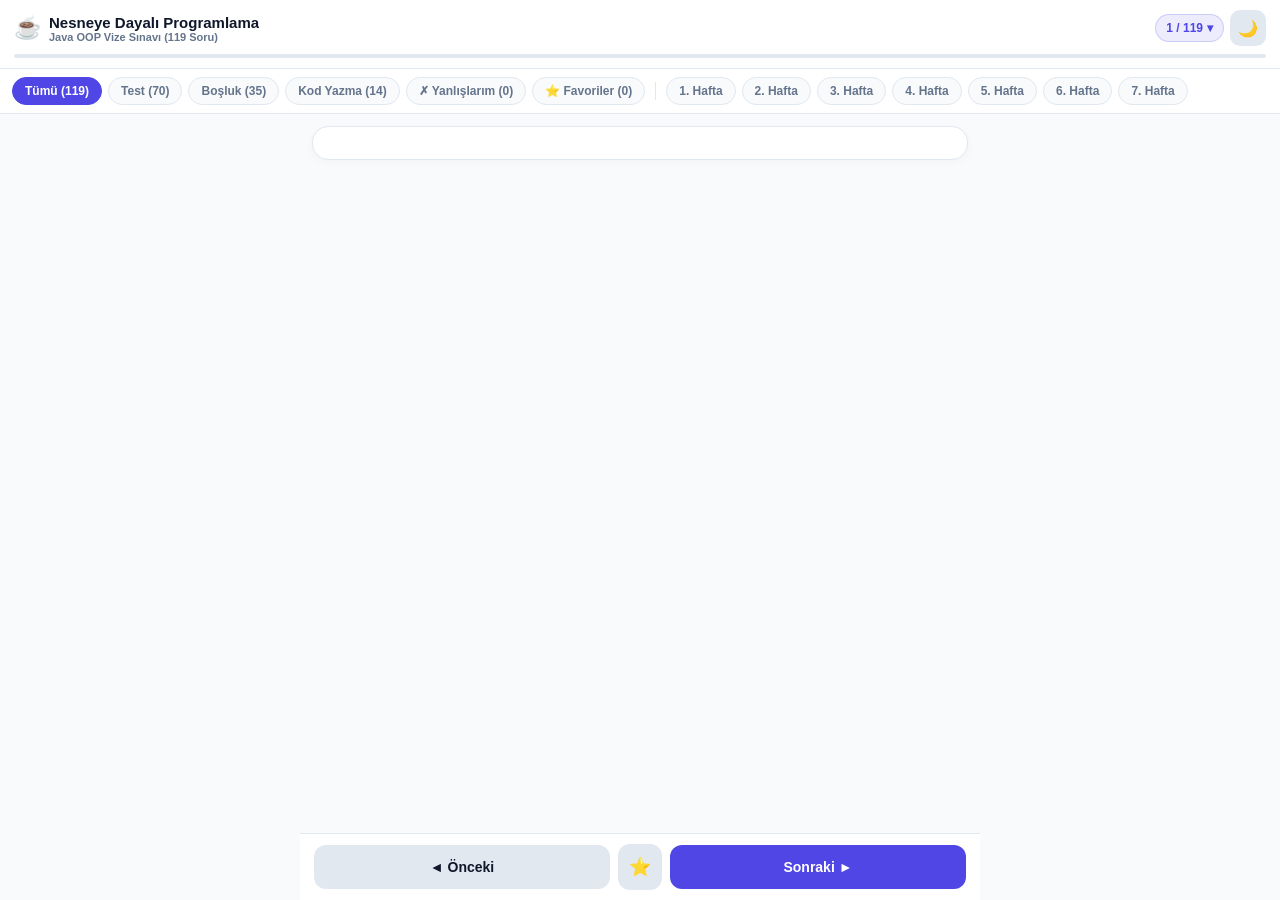
<file: nesne.html>
<!doctype html>
<html lang="tr">
<head>
  <meta charset="UTF-8" />
  <meta name="viewport" content="width=device-width, initial-scale=1.0, maximum-scale=1.0, user-scalable=no, viewport-fit=cover" />
  <meta name="theme-color" content="#4f46e5" />
  <meta name="apple-mobile-web-app-capable" content="yes" />
  <meta name="apple-mobile-web-app-status-bar-style" content="black-translucent" />
  <title>Nesneye Dayalı Programlama - Mobil Sınav Portalı</title>
  <style>
    /* Safe-fallback polyfill for localStorage in mobile WebView or file:// */
    :root {
      --primary: #4f46e5;
      --primary-hover: #4338ca;
      --bg: #f8fafc;
      --card-bg: #ffffff;
      --text: #0f172a;
      --text-muted: #64748b;
      --border: #e2e8f0;
      --code-bg: #0f172a;
      --code-text: #f1f5f9;
      --correct: #10b981;
      --correct-bg: #ecfdf5;
      --correct-border: #a7f3d0;
      --wrong: #ef4444;
      --wrong-bg: #fef2f2;
      --wrong-border: #fecaca;
    }
    .dark {
      --bg: #090d16;
      --card-bg: #131b2e;
      --text: #f8fafc;
      --text-muted: #94a3b8;
      --border: #1e293b;
      --code-bg: #050811;
      --code-text: #e2e8f0;
      --correct: #10b981;
      --correct-bg: rgba(16, 185, 129, 0.15);
      --correct-border: rgba(16, 185, 129, 0.4);
      --wrong: #f43f5e;
      --wrong-bg: rgba(244, 63, 94, 0.15);
      --wrong-border: rgba(244, 63, 94, 0.4);
    }
    * {
      box-sizing: border-box;
      margin: 0;
      padding: 0;
      -webkit-tap-highlight-color: transparent;
    }
    body {
      font-family: -apple-system, BlinkMacSystemFont, "Segoe UI", Roboto, Helvetica, Arial, sans-serif;
      background: var(--bg);
      color: var(--text);
      min-height: 100vh;
      display: flex;
      flex-direction: column;
      touch-action: manipulation;
      overflow-x: hidden;
      padding-bottom: 90px;
    }
    /* Top Header */
    header {
      position: sticky;
      top: 0;
      z-index: 40;
      background: var(--card-bg);
      border-bottom: 1px solid var(--border);
      padding: 10px 14px;
      padding-top: max(10px, env(safe-area-inset-top));
      backdrop-filter: blur(10px);
    }
    .header-row {
      display: flex;
      align-items: center;
      justify-content: space-between;
      gap: 8px;
    }
    .title-box {
      display: flex;
      align-items: center;
      gap: 8px;
      overflow: hidden;
    }
    .title-box .icon {
      font-size: 22px;
      line-height: 1;
    }
    .title-box h1 {
      font-size: 15px;
      font-weight: 800;
      white-space: nowrap;
      overflow: hidden;
      text-overflow: ellipsis;
      color: var(--text);
    }
    .header-actions {
      display: flex;
      align-items: center;
      gap: 6px;
    }
    .btn-icon {
      background: var(--border);
      color: var(--text);
      border: none;
      width: 36px;
      height: 36px;
      border-radius: 10px;
      display: flex;
      align-items: center;
      justify-content: center;
      font-size: 16px;
      cursor: pointer;
    }
    .progress-pill {
      background: rgba(79, 70, 229, 0.1);
      color: var(--primary);
      border: 1px solid rgba(79, 70, 229, 0.2);
      font-weight: 700;
      font-size: 12px;
      padding: 6px 10px;
      border-radius: 20px;
      cursor: pointer;
      display: flex;
      align-items: center;
      gap: 4px;
    }
    .progress-bar-bg {
      width: 100%;
      height: 4px;
      background: var(--border);
      border-radius: 2px;
      margin-top: 8px;
      overflow: hidden;
    }
    .progress-bar-fill {
      height: 100%;
      background: linear-gradient(90deg, #4f46e5, #10b981);
      width: 0%;
      transition: width 0.3s ease;
    }
    /* Filters Container */
    .filters-wrap {
      padding: 8px 12px;
      background: var(--card-bg);
      border-bottom: 1px solid var(--border);
      overflow-x: auto;
      white-space: nowrap;
      scrollbar-width: none;
      -webkit-overflow-scrolling: touch;
      display: flex;
      gap: 6px;
    }
    .filters-wrap::-webkit-scrollbar {
      display: none;
    }
    .filter-btn {
      border: 1px solid var(--border);
      background: var(--bg);
      color: var(--text-muted);
      font-size: 12px;
      font-weight: 600;
      padding: 6px 12px;
      border-radius: 20px;
      cursor: pointer;
      flex-shrink: 0;
      transition: all 0.2s;
    }
    .filter-btn.active {
      background: var(--primary);
      color: #fff;
      border-color: var(--primary);
    }
    /* Main Content */
    main {
      max-width: 680px;
      width: 100%;
      margin: 0 auto;
      padding: 12px;
      flex: 1;
    }
    .card {
      background: var(--card-bg);
      border: 1px solid var(--border);
      border-radius: 16px;
      padding: 16px;
      box-shadow: 0 2px 8px rgba(0,0,0,0.03);
    }
    .q-meta {
      display: flex;
      align-items: center;
      justify-content: space-between;
      flex-wrap: wrap;
      gap: 6px;
      margin-bottom: 12px;
    }
    .badge {
      font-size: 11px;
      font-weight: 700;
      padding: 3px 8px;
      border-radius: 6px;
      text-transform: uppercase;
      letter-spacing: 0.5px;
    }
    .badge-week { background: #e0e7ff; color: #3730a3; }
    .badge-test { background: #dbeafe; color: #1e40af; }
    .badge-fill { background: #d1fae5; color: #065f46; }
    .badge-code { background: #fef3c7; color: #92400e; }
    .badge-fav { background: #fef08a; color: #854d0e; cursor: pointer; }
    .dark .badge-week { background: #312e81; color: #c7d2fe; }
    .dark .badge-test { background: #1e3a8a; color: #bfdbfe; }
    .dark .badge-fill { background: #064e3b; color: #a7f3d0; }
    .dark .badge-code { background: #78350f; color: #fde68a; }

    .q-text {
      font-size: 15px;
      font-weight: 700;
      line-height: 1.5;
      color: var(--text);
      margin-bottom: 14px;
    }
    /* Code block */
    .code-box {
      background: var(--code-bg);
      border: 1px solid var(--border);
      border-radius: 12px;
      overflow: hidden;
      margin-bottom: 16px;
    }
    .code-header {
      background: rgba(255, 255, 255, 0.05);
      border-bottom: 1px solid rgba(255, 255, 255, 0.1);
      padding: 6px 12px;
      display: flex;
      align-items: center;
      justify-content: space-between;
      font-size: 11px;
      color: #94a3b8;
      font-family: monospace;
    }
    .code-copy {
      background: transparent;
      border: 1px solid rgba(255, 255, 255, 0.2);
      color: #cbd5e1;
      padding: 2px 8px;
      border-radius: 6px;
      font-size: 10px;
      cursor: pointer;
    }
    .code-box pre {
      padding: 12px;
      margin: 0;
      overflow-x: auto;
      font-family: Consolas, Monaco, "Courier New", monospace;
      font-size: 13px;
      line-height: 1.5;
      color: var(--code-text);
      white-space: pre-wrap;
      word-break: break-word;
    }
    /* Options for Test */
    .options-list {
      display: flex;
      flex-direction: column;
      gap: 10px;
    }
    .option-btn {
      display: flex;
      align-items: flex-start;
      gap: 10px;
      padding: 12px 14px;
      border: 1.5px solid var(--border);
      border-radius: 12px;
      background: var(--card-bg);
      color: var(--text);
      font-size: 14px;
      text-align: left;
      cursor: pointer;
      transition: all 0.15s ease;
      min-height: 48px;
    }
    .option-btn:active {
      transform: scale(0.99);
    }
    .opt-key {
      width: 26px;
      height: 26px;
      border-radius: 8px;
      background: var(--bg);
      color: var(--text-muted);
      font-weight: 700;
      font-size: 12px;
      display: flex;
      align-items: center;
      justify-content: center;
      flex-shrink: 0;
    }
    .opt-text {
      flex: 1;
      line-height: 1.4;
    }
    .option-btn.correct {
      border-color: var(--correct);
      background: var(--correct-bg);
      color: #065f46;
    }
    .dark .option-btn.correct {
      color: #6ee7b7;
    }
    .option-btn.correct .opt-key {
      background: var(--correct);
      color: #fff;
    }
    .option-btn.wrong {
      border-color: var(--wrong);
      background: var(--wrong-bg);
      color: #991b1b;
    }
    .dark .option-btn.wrong {
      color: #fca5a5;
    }
    .option-btn.wrong .opt-key {
      background: var(--wrong);
      color: #fff;
    }
    /* Explanation Box */
    .explanation-box {
      margin-top: 14px;
      padding: 12px 14px;
      border-radius: 12px;
      font-size: 13px;
      line-height: 1.5;
      animation: fadeIn 0.25s ease;
    }
    .explanation-box.success {
      background: var(--correct-bg);
      border: 1px solid var(--correct-border);
      color: #065f46;
    }
    .dark .explanation-box.success {
      color: #6ee7b7;
    }
    .explanation-box.danger {
      background: var(--wrong-bg);
      border: 1px solid var(--wrong-border);
      color: #991b1b;
    }
    .dark .explanation-box.danger {
      color: #fca5a5;
    }
    /* Fill-in-the-blank styling */
    .fill-box {
      display: flex;
      flex-direction: column;
      gap: 10px;
    }
    .fill-input {
      width: 100%;
      padding: 14px;
      font-size: 16px; /* Prevents iOS auto-zoom! */
      border: 1.5px solid var(--border);
      border-radius: 12px;
      background: var(--bg);
      color: var(--text);
      font-family: monospace;
      outline: none;
    }
    .fill-input:focus {
      border-color: var(--primary);
    }
    .btn-row {
      display: flex;
      gap: 8px;
      flex-wrap: wrap;
    }
    .btn {
      padding: 12px 16px;
      font-size: 13px;
      font-weight: 700;
      border-radius: 10px;
      border: none;
      cursor: pointer;
      display: flex;
      align-items: center;
      justify-content: center;
      gap: 6px;
      transition: all 0.15s;
    }
    .btn-primary {
      background: var(--primary);
      color: #fff;
      flex: 1;
    }
    .btn-secondary {
      background: var(--border);
      color: var(--text);
    }
    /* Code writing question */
    .code-editor {
      width: 100%;
      height: 130px;
      padding: 12px;
      font-size: 14px;
      border: 1.5px solid var(--border);
      border-radius: 12px;
      background: var(--code-bg);
      color: var(--code-text);
      font-family: Consolas, Monaco, monospace;
      outline: none;
      resize: vertical;
    }
    /* Fixed Bottom Nav */
    footer {
      position: fixed;
      bottom: 0;
      left: 0;
      right: 0;
      background: var(--card-bg);
      border-top: 1px solid var(--border);
      padding: 10px 14px;
      padding-bottom: max(10px, env(safe-area-inset-bottom));
      z-index: 40;
      display: flex;
      align-items: center;
      justify-content: space-between;
      gap: 8px;
      max-width: 680px;
      margin: 0 auto;
    }
    .nav-btn {
      flex: 1;
      padding: 12px 10px;
      border-radius: 12px;
      font-size: 14px;
      font-weight: 700;
      display: flex;
      align-items: center;
      justify-content: center;
      gap: 6px;
      border: none;
      cursor: pointer;
      min-height: 44px;
    }
    .nav-btn.prev {
      background: var(--border);
      color: var(--text);
    }
    .nav-btn.next {
      background: var(--primary);
      color: #fff;
    }
    .nav-btn.fav {
      flex: 0 0 44px;
      background: var(--border);
      color: var(--text-muted);
      font-size: 18px;
    }
    .nav-btn.fav.active {
      background: #fef08a;
      color: #ca8a04;
    }
    .dark .nav-btn.fav.active {
      background: #854d0e;
      color: #fef08a;
    }
    /* Question Jump Drawer / Modal */
    .modal-overlay {
      display: none;
      position: fixed;
      top: 0;
      left: 0;
      right: 0;
      bottom: 0;
      background: rgba(0,0,0,0.5);
      z-index: 100;
      backdrop-filter: blur(4px);
    }
    .modal-content {
      position: absolute;
      bottom: 0;
      left: 0;
      right: 0;
      max-height: 80vh;
      background: var(--card-bg);
      border-top-left-radius: 20px;
      border-top-right-radius: 20px;
      padding: 16px;
      padding-bottom: max(20px, env(safe-area-inset-bottom));
      overflow-y: auto;
      display: flex;
      flex-direction: column;
      gap: 12px;
    }
    .modal-header {
      display: flex;
      align-items: center;
      justify-content: space-between;
    }
    .modal-title {
      font-size: 16px;
      font-weight: 800;
    }
    .grid-container {
      display: grid;
      grid-template-columns: repeat(auto-fill, minmax(44px, 1fr));
      gap: 8px;
      padding: 4px 0;
    }
    .q-jump-btn {
      height: 44px;
      border-radius: 10px;
      border: 1px solid var(--border);
      background: var(--bg);
      color: var(--text);
      font-weight: 700;
      font-size: 13px;
      display: flex;
      align-items: center;
      justify-content: center;
      cursor: pointer;
    }
    .q-jump-btn.current {
      border: 2px solid var(--primary);
    }
    .q-jump-btn.correct {
      background: var(--correct);
      color: #fff;
      border-color: var(--correct);
    }
    .q-jump-btn.wrong {
      background: var(--wrong);
      color: #fff;
      border-color: var(--wrong);
    }
    @keyframes fadeIn {
      from { opacity: 0; transform: translateY(4px); }
      to { opacity: 1; transform: translateY(0); }
    }
  </style>
</head>
<body>

  <!-- SAFE LOCALSTORAGE POLYFILL FOR MOBILE (PREVENTS WHITE SCREEN ON FILE://) -->
  <script>
    (function() {
      try {
        var test = '__st_test__';
        window.localStorage.setItem(test, test);
        window.localStorage.removeItem(test);
      } catch(e) {
        console.warn('Storage sandboxed or file:// active. Polyfilling memory storage.');
        var mem = {};
        window.localStorage = {
          getItem: function(k) { return mem.hasOwnProperty(k) ? mem[k] : null; },
          setItem: function(k, v) { mem[k] = String(v); },
          removeItem: function(k) { delete mem[k]; },
          clear: function() { mem = {}; }
        };
      }
    })();
  </script>

  <!-- TOP HEADER -->
  <header>
    <div class="header-row">
      <div class="title-box">
        <span class="icon">☕</span>
        <div>
          <h1>Nesneye Dayalı Programlama</h1>
          <div style="font-size: 11px; color: var(--text-muted); font-weight: 600;">Java OOP Vize Sınavı (119 Soru)</div>
        </div>
      </div>
      <div class="header-actions">
        <button class="progress-pill" id="btn-jump-modal" onclick="openGridModal()">
          <span id="header-counter">1 / 119</span>
          <span>▾</span>
        </button>
        <button class="btn-icon" id="btn-theme" onclick="toggleTheme()" title="Karanlık/Aydınlık Mod">🌙</button>
      </div>
    </div>
    <div class="progress-bar-bg">
      <div class="progress-bar-fill" id="progress-bar"></div>
    </div>
  </header>

  <!-- FILTER PILLS -->
  <div class="filters-wrap" id="filters-container">
    <button class="filter-btn active" onclick="setFilter('all', 0)">Tümü (119)</button>
    
    <button class="filter-btn" onclick="setFilter('test', 0)">Test (70)</button>
    <button class="filter-btn" onclick="setFilter('fill', 0)">Boşluk (35)</button>
    <button class="filter-btn" onclick="setFilter('code', 0)">Kod Yazma (14)</button>
    <button class="filter-btn" onclick="setFilter('wrong', 0)">✗ Yanlışlarım (<span id="wrong-count">0</span>)</button>
    <button class="filter-btn" onclick="setFilter('fav', 0)">⭐ Favoriler (<span id="fav-count">0</span>)</button>
    <span style="display:inline-block; width:1px; height:18px; background:var(--border); margin:auto 4px;"></span>
    <button class="filter-btn" onclick="setFilter('week', 1)">1. Hafta</button>
    <button class="filter-btn" onclick="setFilter('week', 2)">2. Hafta</button>
    <button class="filter-btn" onclick="setFilter('week', 3)">3. Hafta</button>
    <button class="filter-btn" onclick="setFilter('week', 4)">4. Hafta</button>
    <button class="filter-btn" onclick="setFilter('week', 5)">5. Hafta</button>
    <button class="filter-btn" onclick="setFilter('week', 6)">6. Hafta</button>
    <button class="filter-btn" onclick="setFilter('week', 7)">7. Hafta</button>
  </div>

  <!-- MAIN QUESTION DISPLAY -->
  <main id="app">
    <div class="card" id="q-card">
      <!-- Dynamic Question Content Injected by JS -->
    </div>
  </main>

  <!-- FIXED BOTTOM NAVIGATION -->
  <footer>
    <button class="nav-btn prev" onclick="prevQuestion()">◄ Önceki</button>
    <button class="nav-btn fav" id="btn-fav" onclick="toggleFav()" title="Favoriye Ekle">⭐</button>
    <button class="nav-btn next" onclick="nextQuestion()">Sonraki ►</button>
  </footer>

  <!-- QUESTION SELECTION MODAL (DRAWER) -->
  <div class="modal-overlay" id="modal-overlay" onclick="closeGridModal(event)">
    <div class="modal-content" onclick="event.stopPropagation()">
      <div class="modal-header">
        <div class="modal-title">Sorular Listesi</div>
        <button class="btn-icon" onclick="closeGridModal()">✕</button>
      </div>
      <div style="font-size: 12px; color: var(--text-muted); display:flex; gap:12px; flex-wrap:wrap;">
        <span style="display:flex; align-items:center; gap:4px;"><span style="width:10px; height:10px; border-radius:3px; background:var(--correct);"></span> Doğru: <strong id="modal-correct-cnt">0</strong></span>
        <span style="display:flex; align-items:center; gap:4px;"><span style="width:10px; height:10px; border-radius:3px; background:var(--wrong);"></span> Yanlış: <strong id="modal-wrong-cnt">0</strong></span>
        <span style="display:flex; align-items:center; gap:4px;"><span style="width:10px; height:10px; border-radius:3px; background:var(--bg); border:1px solid var(--border);"></span> Çözülmedi: <strong id="modal-unanswered-cnt">119</strong></span>
      </div>
      <div class="grid-container" id="modal-grid">
        <!-- Injected by JS -->
      </div>
      <div style="display:flex; gap:8px; margin-top:8px;">
        <button class="btn btn-secondary" style="flex:1;" onclick="resetAllAnswers()">Cevapları Sıfırla</button>
        <button class="btn btn-primary" style="flex:1;" onclick="closeGridModal()">Kapat</button>
      </div>
    </div>
  </div>

  <script>
    // DATA INJECTION
    const ALL_QUESTIONS = [{"id": 4001, "course": "nesne_vize", "lang": "java", "week": 1, "week_title": "Hafta 1: Java Temelleri, JVM Mimarisi ve Bellek Yönetimi", "qType": "test", "difficulty": "Kolay", "test_type": "Nesneye Dayalı Programlama - Test Soruları", "category": "Hafta 1 - Java [Kolay]", "question": "Java programlama dili ilk olarak hangi teknoloji firması bünyesinde ve kimin liderliğinde geliştirilmeye başlanmıştır?", "code": null, "options": {"A": "Bell Labs – Dennis Ritchie", "B": "Sun Microsystems – James Gosling", "C": "Microsoft – Anders Hejlsberg", "D": "Netscape – Brendan Eich"}, "answer": "B", "explanations": {"A": "Yanlış: Doğru cevap B seçeneğidir (Sun Microsystems - James Gosling).", "B": "Doğru: Sun Microsystems - James Gosling", "C": "Yanlış: Doğru cevap B seçeneğidir (Sun Microsystems - James Gosling).", "D": "Yanlış: Doğru cevap B seçeneğidir (Sun Microsystems - James Gosling)."}}, {"id": 4002, "course": "nesne_vize", "lang": "java", "week": 1, "week_title": "Hafta 1: Java Temelleri, JVM Mimarisi ve Bellek Yönetimi", "qType": "test", "difficulty": "Kolay", "test_type": "Nesneye Dayalı Programlama - Test Soruları", "category": "Hafta 1 - Java [Kolay]", "question": "Java yazılım geliştirmede kullanılan aşağıdaki araçlardan hangisi doğrudan Java ekosistemi için tasarlanmış yaygın IDE'lerden biri değildir?", "code": null, "options": {"A": "PyCharm", "B": "Eclipse", "C": "IntelliJ IDEA", "D": "NetBeans"}, "answer": "A", "explanations": {"A": "Doğru: PyCharm Python içindir; Java için IntelliJ, Eclipse, NetBeans kullanılır", "B": "Yanlış: Doğru cevap A seçeneğidir (PyCharm Python içindir; Java için IntelliJ, Eclipse, NetBeans kullanılır).", "C": "Yanlış: Doğru cevap A seçeneğidir (PyCharm Python içindir; Java için IntelliJ, Eclipse, NetBeans kullanılır).", "D": "Yanlış: Doğru cevap A seçeneğidir (PyCharm Python içindir; Java için IntelliJ, Eclipse, NetBeans kullanılır)."}}, {"id": 4003, "course": "nesne_vize", "lang": "java", "week": 1, "week_title": "Hafta 1: Java Temelleri, JVM Mimarisi ve Bellek Yönetimi", "qType": "test", "difficulty": "Kolay", "test_type": "Nesneye Dayalı Programlama - Test Soruları", "category": "Hafta 1 - Java [Kolay]", "question": "Java'nın \"Bir kere yaz, her yerde çalıştır\" (WORA - Write Once, Run Anywhere) felsefesini zemin/platform bağımsız olarak hayata geçiren temel bileşen hangisidir?", "code": null, "options": {"A": "İşletim sistemi çekirdeği", "B": "Java Sanal Makinesi (JVM) ve Bayt Kodu (Bytecode)", "C": "Garbage Collector (Çöp Toplayıcı)", "D": "Doğrudan makine diline derleyen C derleyicisi"}, "answer": "B", "explanations": {"A": "Yanlış: Doğru cevap B seçeneğidir (JVM ve Bytecode platform bağımsızlığını sağlar).", "B": "Doğru: JVM ve Bytecode platform bağımsızlığını sağlar", "C": "Yanlış: Doğru cevap B seçeneğidir (JVM ve Bytecode platform bağımsızlığını sağlar).", "D": "Yanlış: Doğru cevap B seçeneğidir (JVM ve Bytecode platform bağımsızlığını sağlar)."}}, {"id": 4004, "course": "nesne_vize", "lang": "java", "week": 1, "week_title": "Hafta 1: Java Temelleri, JVM Mimarisi ve Bellek Yönetimi", "qType": "test", "difficulty": "Orta", "test_type": "Nesneye Dayalı Programlama - Test Soruları", "category": "Hafta 1 - Java [Orta]", "question": "Nesneye yönelik programlama paradigmasında, bir sınıfın sahip olduğu veriler (durumlar) ile bu veriler üzerinde işlem yapan eylemler sırasıyla nasıl adlandırılır?", "code": null, "options": {"A": "Metot (Method) – Alan (Field)", "B": "Paket (Package) – Değişken (Variable)", "C": "Alan (Field / Veri) – Metot (Method / Fonksiyon)", "D": "Arayüz (Interface) – Referans"}, "answer": "C", "explanations": {"A": "Yanlış: Doğru cevap C seçeneğidir (Veriler alan/field, eylemler metot/methoddur).", "B": "Yanlış: Doğru cevap C seçeneğidir (Veriler alan/field, eylemler metot/methoddur).", "C": "Doğru: Veriler alan/field, eylemler metot/methoddur", "D": "Yanlış: Doğru cevap C seçeneğidir (Veriler alan/field, eylemler metot/methoddur)."}}, {"id": 4005, "course": "nesne_vize", "lang": "java", "week": 1, "week_title": "Hafta 1: Java Temelleri, JVM Mimarisi ve Bellek Yönetimi", "qType": "test", "difficulty": "Orta", "test_type": "Nesneye Dayalı Programlama - Test Soruları", "category": "Hafta 1 - Java [Orta]", "question": "Java'nın sözdizimsel ve yapısal olarak esinlendiği, nesneye dayalı felsefesini şekillendiren diller grubu hangisidir?", "code": null, "options": {"A": "HTML, CSS, JavaScript", "B": "Smalltalk, Eiffel, Objective-C ve C++", "C": "Cobol, Fortran, Pascal", "D": "SQL, R, Matlab"}, "answer": "B", "explanations": {"A": "Yanlış: Doğru cevap B seçeneğidir (Smalltalk, Eiffel, Objective-C, C++).", "B": "Doğru: Smalltalk, Eiffel, Objective-C, C++", "C": "Yanlış: Doğru cevap B seçeneğidir (Smalltalk, Eiffel, Objective-C, C++).", "D": "Yanlış: Doğru cevap B seçeneğidir (Smalltalk, Eiffel, Objective-C, C++)."}}, {"id": 4006, "course": "nesne_vize", "lang": "java", "week": 1, "week_title": "Hafta 1: Java Temelleri, JVM Mimarisi ve Bellek Yönetimi", "qType": "test", "difficulty": "Orta", "test_type": "Nesneye Dayalı Programlama - Test Soruları", "category": "Hafta 1 - Java [Orta]", "question": "Java dilinde bir sınıfın (class) bellekte somutlaşmış, yaşayan ve durum barındıran örneğine ne ad verilir?", "code": null, "options": {"A": "Nesne (Object / Instance)", "B": "Paket (Package)", "C": "Statik Alan (Static Area)", "D": "Bayt Kodu (Bytecode)"}, "answer": "A", "explanations": {"A": "Doğru: Sınıfın örneğine nesne / object denir", "B": "Yanlış: Doğru cevap A seçeneğidir (Sınıfın örneğine nesne / object denir).", "C": "Yanlış: Doğru cevap A seçeneğidir (Sınıfın örneğine nesne / object denir).", "D": "Yanlış: Doğru cevap A seçeneğidir (Sınıfın örneğine nesne / object denir)."}}, {"id": 4007, "course": "nesne_vize", "lang": "java", "week": 1, "week_title": "Hafta 1: Java Temelleri, JVM Mimarisi ve Bellek Yönetimi", "qType": "test", "difficulty": "Zor", "test_type": "Nesneye Dayalı Programlama - Test Soruları", "category": "Hafta 1 - Java [Zor]", "question": "Java'da new anahtar kelimesi ile dinamik olarak tahsis edilen nesnelerin kendileri belleğin hangi bölgesinde saklanır?", "code": null, "options": {"A": "Stack (Yığıt)", "B": "Heap (Öbek)", "C": "Statik Alan (Method Area)", "D": "Non-RAM Bellek"}, "answer": "B", "explanations": {"A": "Yanlış: Doğru cevap B seçeneğidir (Nesnelerin kendileri Heap'te depolanır).", "B": "Doğru: Nesnelerin kendileri Heap'te depolanır", "C": "Yanlış: Doğru cevap B seçeneğidir (Nesnelerin kendileri Heap'te depolanır).", "D": "Yanlış: Doğru cevap B seçeneğidir (Nesnelerin kendileri Heap'te depolanır)."}}, {"id": 4008, "course": "nesne_vize", "lang": "java", "week": 1, "week_title": "Hafta 1: Java Temelleri, JVM Mimarisi ve Bellek Yönetimi", "qType": "test", "difficulty": "Zor", "test_type": "Nesneye Dayalı Programlama - Test Soruları", "category": "Hafta 1 - Java [Zor]", "question": "Stack (Yığıt) bellek alanı ve yerel referanslar ile ilgili aşağıda verilen ifadelerden hangisi doğrudur?", "code": null, "options": {"A": "Heap'teki nesnelere işaret eden adres referansları ve yerel ilkel değişkenler Stack'te tutulur.", "B": "Program boyunca yaşayan sınıf düzeyindeki statik değişkenler Stack'te barındırılır.", "C": "Stack bellek alanı, işletim sistemindeki sabit disk üzerinde saklanan sanal alandır.", "D": "Atık Veri Toplayıcı (Garbage Collector) yalnızca Stack bölgesindeki verileri temizler."}, "answer": "A", "explanations": {"A": "Doğru: Stack yerel değişkenleri ve nesne referans adreslerini tutar", "B": "Yanlış: Doğru cevap A seçeneğidir (Stack yerel değişkenleri ve nesne referans adreslerini tutar).", "C": "Yanlış: Doğru cevap A seçeneğidir (Stack yerel değişkenleri ve nesne referans adreslerini tutar).", "D": "Yanlış: Doğru cevap A seçeneğidir (Stack yerel değişkenleri ve nesne referans adreslerini tutar)."}}, {"id": 4009, "course": "nesne_vize", "lang": "java", "week": 1, "week_title": "Hafta 1: Java Temelleri, JVM Mimarisi ve Bellek Yönetimi", "qType": "test", "difficulty": "Zor", "test_type": "Nesneye Dayalı Programlama - Test Soruları", "category": "Hafta 1 - Java [Zor]", "question": "C ve C++ dillerinde programcının belleği free() veya delete ile boşaltmayı unutması sonucu oluşan bellek sızıntısı (memory leak) riskini Java'da ortadan kaldıran sistem hangisidir?", "code": null, "options": {"A": "Statik Optimizasyon Motoru", "B": "Atık Veri Toplayıcı (Garbage Collector)", "C": "JIT (Just-In-Time) Derleyicisi", "D": "Sınıf Yükleyici (Class Loader)"}, "answer": "B", "explanations": {"A": "Yanlış: Doğru cevap B seçeneğidir (Garbage Collector bellek sızıntılarını önler).", "B": "Doğru: Garbage Collector bellek sızıntılarını önler", "C": "Yanlış: Doğru cevap B seçeneğidir (Garbage Collector bellek sızıntılarını önler).", "D": "Yanlış: Doğru cevap B seçeneğidir (Garbage Collector bellek sızıntılarını önler)."}}, {"id": 4010, "course": "nesne_vize", "lang": "java", "week": 1, "week_title": "Hafta 1: Java Temelleri, JVM Mimarisi ve Bellek Yönetimi", "qType": "test", "difficulty": "Zor", "test_type": "Nesneye Dayalı Programlama - Test Soruları", "category": "Hafta 1 - Java [Zor]", "question": "Belleğin Statik Alanında (Static Area / Metot Alanı) tutulan değişkenlerin yaşam döngüsü hakkında hangisi doğrudur?", "code": null, "options": {"A": "Yalnızca tanımlandıkları metodun yürütülmesi bitene kadar bellekte kalırlar.", "B": "Programın çalışmaya başladığı andan uygulamanın sonlanmasına kadar yaşamaya devam ederler.", "C": "İlk nesne örneği çöp toplayıcı tarafından silindiğinde derhal bellekten silinirler.", "D": "Yalnızca kullanıcı klavyeden giriş yaptığında oluşturulurlar."}, "answer": "B", "explanations": {"A": "Yanlış: Doğru cevap B seçeneğidir (Statik veriler program sonlanana kadar yaşar).", "B": "Doğru: Statik veriler program sonlanana kadar yaşar", "C": "Yanlış: Doğru cevap B seçeneğidir (Statik veriler program sonlanana kadar yaşar).", "D": "Yanlış: Doğru cevap B seçeneğidir (Statik veriler program sonlanana kadar yaşar)."}}, {"id": 5001, "course": "nesne_vize", "lang": "java", "week": 1, "week_title": "Hafta 1: Java Temelleri, JVM Mimarisi ve Bellek Yönetimi", "qType": "fill", "difficulty": "Boşluk Doldurma", "test_type": "Nesneye Dayalı Programlama - Boşluk Doldurma", "category": "Hafta 1 - Boşluk Doldurma", "question": "C++ dilindeki manuel bellek iadesi yerine Java'da sahipsiz nesneleri arka planda tespit edip temizleyen mekanizmaya __________ adı verilir.", "code": null, "answer": "DOGRU", "official_answer": "Garbage Collector (Atık Veri Toplayıcı)", "accepted": ["garbage collector (atık veri toplayıcı)", "garbage collector", "atık veri toplayıcı", "çöp toplayıcı", "garbage collection", "gc"], "explanation": "Doğru cevap: Garbage Collector (Atık Veri Toplayıcı)."}, {"id": 5002, "course": "nesne_vize", "lang": "java", "week": 1, "week_title": "Hafta 1: Java Temelleri, JVM Mimarisi ve Bellek Yönetimi", "qType": "fill", "difficulty": "Boşluk Doldurma", "test_type": "Nesneye Dayalı Programlama - Boşluk Doldurma", "category": "Hafta 1 - Boşluk Doldurma", "question": "Java mimarisinde verilerin depolandığı ana bellek bölgeleri; Stack, Heap, __________ ve Non-RAM Bellek'tir.", "code": null, "answer": "DOGRU", "official_answer": "Statik Alan (Static Area)", "accepted": ["statik alan (static area)", "statik alan", "static area", "method area", "metot alanı", "statik"], "explanation": "Doğru cevap: Statik Alan (Static Area)."}, {"id": 5003, "course": "nesne_vize", "lang": "java", "week": 1, "week_title": "Hafta 1: Java Temelleri, JVM Mimarisi ve Bellek Yönetimi", "qType": "fill", "difficulty": "Boşluk Doldurma", "test_type": "Nesneye Dayalı Programlama - Boşluk Doldurma", "category": "Hafta 1 - Boşluk Doldurma", "question": "Bir sınıftan bellekte yer ayrılarak türetilmiş somut örneğe o sınıfın __________ (instance) denir.", "code": null, "answer": "DOGRU", "official_answer": "nesnesi / örneği", "accepted": ["nesnesi / örneği", "nesnesi", "örneği", "nesne", "örnek", "object", "instance"], "explanation": "Doğru cevap: nesnesi / örneği."}, {"id": 5004, "course": "nesne_vize", "lang": "java", "week": 1, "week_title": "Hafta 1: Java Temelleri, JVM Mimarisi ve Bellek Yönetimi", "qType": "fill", "difficulty": "Boşluk Doldurma", "test_type": "Nesneye Dayalı Programlama - Boşluk Doldurma", "category": "Hafta 1 - Boşluk Doldurma", "question": "Stack üzerinde karmaşık nesnelerin kendisi değil, nesnelerin Heap üzerindeki adresini gösteren __________ tutulur.", "code": null, "answer": "DOGRU", "official_answer": "referanslar (adresler)", "accepted": ["referanslar (adresler)", "referanslar", "referans", "adresler", "adres", "reference"], "explanation": "Doğru cevap: referanslar (adresler)."}, {"id": 5005, "course": "nesne_vize", "lang": "java", "week": 1, "week_title": "Hafta 1: Java Temelleri, JVM Mimarisi ve Bellek Yönetimi", "qType": "fill", "difficulty": "Boşluk Doldurma", "test_type": "Nesneye Dayalı Programlama - Boşluk Doldurma", "category": "Hafta 1 - Boşluk Doldurma", "question": "Java'nın yerleşik TCP/IP ağ protokollerini doğrudan destekleyerek uzak sistemlerle haberleşebilmesini ifade eden özellik dilin __________ yapıda olduğunu gösterir.", "code": null, "answer": "DOGRU", "official_answer": "dağıtık (distributed)", "accepted": ["dağıtık (distributed)", "dağıtık", "dagitik", "distributed", "ağ yönelimli"], "explanation": "Doğru cevap: dağıtık (distributed)."}, {"id": 6001, "course": "nesne_vize", "lang": "java", "week": 1, "week_title": "Hafta 1: Java Temelleri, JVM Mimarisi ve Bellek Yönetimi", "qType": "code", "difficulty": "Klasik / Kod Yazma", "test_type": "Nesneye Dayalı Programlama - Klasik & Kod Yazma", "category": "Hafta 1 - Klasik & Kod Yazma", "question": "Konsol ekranına \"Java Nesneye Yonelimli Programlama\" çıktısını veren, standart Main sınıfını ve ana metodunu (main) eksiksiz içeren Java programını yazınız.", "code": null, "answer": "DOGRU", "solution_code": "public class Main {\n    public static void main(String[] args) {\n        System.out.println(\"Java Nesneye Yonelimli Programlama\");\n    }\n}", "keywords": ["class Main", "public static void main", "System.out.print", "Java Nesneye Yonelimli Programlama"], "explanation": "Hafta 1 örnek Java çözüm kodu yukarıdaki gibidir."}, {"id": 6002, "course": "nesne_vize", "lang": "java", "week": 1, "week_title": "Hafta 1: Java Temelleri, JVM Mimarisi ve Bellek Yönetimi", "qType": "code", "difficulty": "Klasik / Kod Yazma", "test_type": "Nesneye Dayalı Programlama - Klasik & Kod Yazma", "category": "Hafta 1 - Klasik & Kod Yazma", "question": "Araba isimli bir sınıf oluşturunuz. Sınıf içerisinde String marka; alanı ve çağrıldığında konsola \"Araba calisiyor\" yazdıran public void calis() metodunu tanımlayınız.", "code": null, "answer": "DOGRU", "solution_code": "public class Araba {\n    String marka;\n\n    public void calis() {\n        System.out.println(\"Araba calisiyor\");\n    }\n}", "keywords": ["class Araba", "String marka", "void calis", "System.out.print"], "explanation": "Hafta 1 örnek Java çözüm kodu yukarıdaki gibidir."}, {"id": 4011, "course": "nesne_vize", "lang": "java", "week": 2, "week_title": "Hafta 2: Java Kod Anatomisi, Veri Tipleri ve Operatörler", "qType": "test", "difficulty": "Kolay", "test_type": "Nesneye Dayalı Programlama - Test Soruları", "category": "Hafta 2 - Java [Kolay]", "question": "Java'da yürütülebilir standart bir konsol uygulamasının başlangıç noktası olan main metodunun doğru bildirimi hangisidir?", "code": null, "options": {"A": "public static void main(String[] args)", "B": "public void main(String args)", "C": "static void start(String[] args)", "D": "private static int main()"}, "answer": "A", "explanations": {"A": "Doğru: `public static void main(String[] args)`", "B": "Yanlış: Doğru cevap A seçeneğidir (`public static void main(String[] args)`).", "C": "Yanlış: Doğru cevap A seçeneğidir (`public static void main(String[] args)`).", "D": "Yanlış: Doğru cevap A seçeneğidir (`public static void main(String[] args)`)."}}, {"id": 4012, "course": "nesne_vize", "lang": "java", "week": 2, "week_title": "Hafta 2: Java Kod Anatomisi, Veri Tipleri ve Operatörler", "qType": "test", "difficulty": "Kolay", "test_type": "Nesneye Dayalı Programlama - Test Soruları", "category": "Hafta 2 - Java [Kolay]", "question": "Java dilinde değişken adlandırma kuralları (identifier naming) ile ilgili hangisi doğrudur?", "code": null, "options": {"A": "Değişken adları her zaman bir rakamla başlamak zorundadır.", "B": "Değişken adlarında Türkçe karakterler (ö, ü, ş, ı, ç, ğ) kullanılmamalıdır.", "C": "Değişken adları yalnızca büyük harflerle yazılabilir.", "D": "Değişken adlarında alt tire (_) simgesi kesinlikle kullanılamaz."}, "answer": "B", "explanations": {"A": "Yanlış: Doğru cevap B seçeneğidir (Türkçe karakterler değişken isminde kullanılmamalıdır).", "B": "Doğru: Türkçe karakterler değişken isminde kullanılmamalıdır", "C": "Yanlış: Doğru cevap B seçeneğidir (Türkçe karakterler değişken isminde kullanılmamalıdır).", "D": "Yanlış: Doğru cevap B seçeneğidir (Türkçe karakterler değişken isminde kullanılmamalıdır)."}}, {"id": 4013, "course": "nesne_vize", "lang": "java", "week": 2, "week_title": "Hafta 2: Java Kod Anatomisi, Veri Tipleri ve Operatörler", "qType": "test", "difficulty": "Kolay", "test_type": "Nesneye Dayalı Programlama - Test Soruları", "category": "Hafta 2 - Java [Kolay]", "question": "Java'da blokları, gövdeleri ve etki alanlarını (scope) sınırlandırmak için kullanılan özel ayraç sembolü hangisidir?", "code": null, "options": {"A": "Köşeli Parantez [ ]", "B": "Süslü Parantez { }", "C": "Yay Ayraç ( )", "D": "Açılı Ayraç < >"}, "answer": "B", "explanations": {"A": "Yanlış: Doğru cevap B seçeneğidir (Süslü parantez `{ }`).", "B": "Doğru: Süslü parantez `{ }`", "C": "Yanlış: Doğru cevap B seçeneğidir (Süslü parantez `{ }`).", "D": "Yanlış: Doğru cevap B seçeneğidir (Süslü parantez `{ }`)."}}, {"id": 4014, "course": "nesne_vize", "lang": "java", "week": 2, "week_title": "Hafta 2: Java Kod Anatomisi, Veri Tipleri ve Operatörler", "qType": "test", "difficulty": "Orta", "test_type": "Nesneye Dayalı Programlama - Test Soruları", "category": "Hafta 2 - Java [Orta]", "question": "Bellekte 1 byte (8 bit) yer kaplayan ve -128 ile +127 arasındaki tam sayı değerlerini tutabilen ilkel veri tipi hangisidir?", "code": null, "options": {"A": "short", "B": "byte", "C": "int", "D": "char"}, "answer": "B", "explanations": {"A": "Yanlış: Doğru cevap B seçeneğidir (`byte` 1 byte'tır ve -128 ile 127 aralığındadır).", "B": "Doğru: `byte` 1 byte'tır ve -128 ile 127 aralığındadır", "C": "Yanlış: Doğru cevap B seçeneğidir (`byte` 1 byte'tır ve -128 ile 127 aralığındadır).", "D": "Yanlış: Doğru cevap B seçeneğidir (`byte` 1 byte'tır ve -128 ile 127 aralığındadır)."}}, {"id": 4015, "course": "nesne_vize", "lang": "java", "week": 2, "week_title": "Hafta 2: Java Kod Anatomisi, Veri Tipleri ve Operatörler", "qType": "test", "difficulty": "Orta", "test_type": "Nesneye Dayalı Programlama - Test Soruları", "category": "Hafta 2 - Java [Orta]", "question": "Aşağıdaki ilkel sayısal veri tiplerinden hangisi bellekte 4 byte yer kaplar?", "code": null, "options": {"A": "byte", "B": "short", "C": "int", "D": "double"}, "answer": "C", "explanations": {"A": "Yanlış: Doğru cevap C seçeneğidir (`int` 4 byte'tır).", "B": "Yanlış: Doğru cevap C seçeneğidir (`int` 4 byte'tır).", "C": "Doğru: `int` 4 byte'tır", "D": "Yanlış: Doğru cevap C seçeneğidir (`int` 4 byte'tır)."}}, {"id": 4016, "course": "nesne_vize", "lang": "java", "week": 2, "week_title": "Hafta 2: Java Kod Anatomisi, Veri Tipleri ve Operatörler", "qType": "test", "difficulty": "Orta", "test_type": "Nesneye Dayalı Programlama - Test Soruları", "category": "Hafta 2 - Java [Orta]", "question": "int a = 20 % 3; satırı yürütüldüğünde a değişkeninin değeri kaç olur?", "code": null, "options": {"A": "6", "B": "2", "C": "0", "D": "1"}, "answer": "B", "explanations": {"A": "Yanlış: Doğru cevap B seçeneğidir (`20 % 3 = 2` kalan).", "B": "Doğru: `20 % 3 = 2` kalan", "C": "Yanlış: Doğru cevap B seçeneğidir (`20 % 3 = 2` kalan).", "D": "Yanlış: Doğru cevap B seçeneğidir (`20 % 3 = 2` kalan)."}}, {"id": 4017, "course": "nesne_vize", "lang": "java", "week": 2, "week_title": "Hafta 2: Java Kod Anatomisi, Veri Tipleri ve Operatörler", "qType": "test", "difficulty": "Zor", "test_type": "Nesneye Dayalı Programlama - Test Soruları", "category": "Hafta 2 - Java [Zor]", "question": "Aşağıdaki kod parçasının çalıştırılması sonucunda x ve y değerleri ne olur?", "code": "int x = 5;\nint y = ++x * 2;", "options": {"A": "x = 5, y = 10", "B": "x = 6, y = 10", "C": "x = 6, y = 12", "D": "x = 5, y = 12"}, "answer": "C", "explanations": {"A": "Yanlış: Doğru cevap C seçeneğidir (`++x` önce x'i 6 yapar, sonra `6 * 2 = 12` atar; $x=6, y=12$).", "B": "Yanlış: Doğru cevap C seçeneğidir (`++x` önce x'i 6 yapar, sonra `6 * 2 = 12` atar; $x=6, y=12$).", "C": "Doğru: `++x` önce x'i 6 yapar, sonra `6 * 2 = 12` atar; $x=6, y=12$", "D": "Yanlış: Doğru cevap C seçeneğidir (`++x` önce x'i 6 yapar, sonra `6 * 2 = 12` atar; $x=6, y=12$)."}}, {"id": 4018, "course": "nesne_vize", "lang": "java", "week": 2, "week_title": "Hafta 2: Java Kod Anatomisi, Veri Tipleri ve Operatörler", "qType": "test", "difficulty": "Zor", "test_type": "Nesneye Dayalı Programlama - Test Soruları", "category": "Hafta 2 - Java [Zor]", "question": "Aşağıdaki bölme işlemlerinden hangisinin sonucu bir tam sayı değil, kayan noktalı 0.5 değeridir?", "code": null, "options": {"A": "1 / 2", "B": "(int)(1.0 / 2.0)", "C": "1.0 / 2.0", "D": "(double)(1 / 2)"}, "answer": "C", "explanations": {"A": "Yanlış: Doğru cevap C seçeneğidir (`1.0 / 2.0 = 0.5`).", "B": "Yanlış: Doğru cevap C seçeneğidir (`1.0 / 2.0 = 0.5`).", "C": "Doğru: `1.0 / 2.0 = 0.5`", "D": "Yanlış: Doğru cevap C seçeneğidir (`1.0 / 2.0 = 0.5`)."}}, {"id": 4019, "course": "nesne_vize", "lang": "java", "week": 2, "week_title": "Hafta 2: Java Kod Anatomisi, Veri Tipleri ve Operatörler", "qType": "test", "difficulty": "Zor", "test_type": "Nesneye Dayalı Programlama - Test Soruları", "category": "Hafta 2 - Java [Zor]", "question": "i += 8 birleşik atama ifadesinin açık matematiksel ve Java karşılığı hangisidir?", "code": null, "options": {"A": "i = 8;", "B": "i = i + 8;", "C": "i + 8 = i;", "D": "i = 8 + 8;"}, "answer": "B", "explanations": {"A": "Yanlış: Doğru cevap B seçeneğidir (`i = i + 8;`).", "B": "Doğru: `i = i + 8;`", "C": "Yanlış: Doğru cevap B seçeneğidir (`i = i + 8;`).", "D": "Yanlış: Doğru cevap B seçeneğidir (`i = i + 8;`)."}}, {"id": 4020, "course": "nesne_vize", "lang": "java", "week": 2, "week_title": "Hafta 2: Java Kod Anatomisi, Veri Tipleri ve Operatörler", "qType": "test", "difficulty": "Zor", "test_type": "Nesneye Dayalı Programlama - Test Soruları", "category": "Hafta 2 - Java [Zor]", "question": "Aşağıdaki Java kod parçası yürütüldüğünde konsola ne basılır?", "code": " byte b = 127;\n b++;\n System.out.println(b);", "options": {"A": "128", "B": "-128", "C": "Derleme hatası verir", "D": "0"}, "answer": "B", "explanations": {"A": "Yanlış: Doğru cevap B seçeneğidir (127'ye 1 eklenince byte taşması olur ve döngüsel olarak -128'e döner).", "B": "Doğru: 127'ye 1 eklenince byte taşması olur ve döngüsel olarak -128'e döner", "C": "Yanlış: Doğru cevap B seçeneğidir (127'ye 1 eklenince byte taşması olur ve döngüsel olarak -128'e döner).", "D": "Yanlış: Doğru cevap B seçeneğidir (127'ye 1 eklenince byte taşması olur ve döngüsel olarak -128'e döner)."}}, {"id": 5006, "course": "nesne_vize", "lang": "java", "week": 2, "week_title": "Hafta 2: Java Kod Anatomisi, Veri Tipleri ve Operatörler", "qType": "fill", "difficulty": "Boşluk Doldurma", "test_type": "Nesneye Dayalı Programlama - Boşluk Doldurma", "category": "Hafta 2 - Boşluk Doldurma", "question": "Java dilinde her ifade satırının sonuna ifade sonlandırıcı (statement terminator) olarak __________ sembolü konulur.", "code": null, "answer": "DOGRU", "official_answer": "noktalı virgül (;)", "accepted": ["noktalı virgül (;)", ";", "noktalı virgül", "noktali virgul"], "explanation": "Doğru cevap: noktalı virgül (;)."}, {"id": 5007, "course": "nesne_vize", "lang": "java", "week": 2, "week_title": "Hafta 2: Java Kod Anatomisi, Veri Tipleri ve Operatörler", "qType": "fill", "difficulty": "Boşluk Doldurma", "test_type": "Nesneye Dayalı Programlama - Boşluk Doldurma", "category": "Hafta 2 - Boşluk Doldurma", "question": "Java kaynak kodunda tek satırlık açıklama veya yorum eklemek için satır başına __________ işareti yerleştirilir.", "code": null, "answer": "DOGRU", "official_answer": "çift eğik çizgi (//)", "accepted": ["çift eğik çizgi (//)", "//", "çift eğik çizgi", "cift egik cizgi"], "explanation": "Doğru cevap: çift eğik çizgi (//)."}, {"id": 5008, "course": "nesne_vize", "lang": "java", "week": 2, "week_title": "Hafta 2: Java Kod Anatomisi, Veri Tipleri ve Operatörler", "qType": "fill", "difficulty": "Boşluk Doldurma", "test_type": "Nesneye Dayalı Programlama - Boşluk Doldurma", "category": "Hafta 2 - Boşluk Doldurma", "question": "short veri türü bellekte __________ byte yer kaplar ve -32768 ile +32767 arasında değer alır.", "code": null, "answer": "DOGRU", "official_answer": "2", "accepted": ["2", "iki", "2 byte"], "explanation": "Doğru cevap: 2."}, {"id": 5009, "course": "nesne_vize", "lang": "java", "week": 2, "week_title": "Hafta 2: Java Kod Anatomisi, Veri Tipleri ve Operatörler", "qType": "fill", "difficulty": "Boşluk Doldurma", "test_type": "Nesneye Dayalı Programlama - Boşluk Doldurma", "category": "Hafta 2 - Boşluk Doldurma", "question": "Dizi tanımlamalarında ve dizi elemanlarına indisle erişimde kullanılan özel sembol __________ parantezdir ([ ]).", "code": null, "answer": "DOGRU", "official_answer": "köşeli ([ ])", "accepted": ["köşeli ([ ])", "köşeli", "koseli", "[]", "[ ]", "köşeli parantez"], "explanation": "Doğru cevap: köşeli ([ ])."}, {"id": 5010, "course": "nesne_vize", "lang": "java", "week": 2, "week_title": "Hafta 2: Java Kod Anatomisi, Veri Tipleri ve Operatörler", "qType": "fill", "difficulty": "Boşluk Doldurma", "test_type": "Nesneye Dayalı Programlama - Boşluk Doldurma", "category": "Hafta 2 - Boşluk Doldurma", "question": "Ondalıklı sayılarda varsayılan tip double olup bellekte 4 byte yer kaplayan kayan noktalı ilkel veri tipi __________ türüdür.", "code": null, "answer": "DOGRU", "official_answer": "float", "accepted": ["float"], "explanation": "Doğru cevap: float."}, {"id": 6003, "course": "nesne_vize", "lang": "java", "week": 2, "week_title": "Hafta 2: Java Kod Anatomisi, Veri Tipleri ve Operatörler", "qType": "code", "difficulty": "Klasik / Kod Yazma", "test_type": "Nesneye Dayalı Programlama - Klasik & Kod Yazma", "category": "Hafta 2 - Klasik & Kod Yazma", "question": "s1 değişkenine 300, s2 değişkenine 30 değerini atayarak; bu iki sayının çarpımını (*) ve bölümünü (/) hesaplayıp ekrana alt alta yazdıran Java kodunu yazınız.", "code": null, "answer": "DOGRU", "solution_code": "public class Hafta2_1 {\n    public static void main(String[] args) {\n        int s1 = 300;\n        int s2 = 30;\n        int carpim = s1 * s2;\n        int bolum = s1 / s2;\n        System.out.println(\"Çarpım: \" + carpim);\n        System.out.println(\"Bölüm: \" + bolum);\n    }\n}", "keywords": ["300", "30", "*", "/", "System.out.print"], "explanation": "Hafta 2 örnek Java çözüm kodu yukarıdaki gibidir."}, {"id": 6004, "course": "nesne_vize", "lang": "java", "week": 2, "week_title": "Hafta 2: Java Kod Anatomisi, Veri Tipleri ve Operatörler", "qType": "code", "difficulty": "Klasik / Kod Yazma", "test_type": "Nesneye Dayalı Programlama - Klasik & Kod Yazma", "category": "Hafta 2 - Klasik & Kod Yazma", "question": "int x = 15; başlangıç değeri üzerinden; artırılmış atama operatörlerini (+=, %=) kullanarak önce sayıyı 5 artıran, ardından 6'ya göre modunu alıp son değeri ekrana yazdıran Java kodunu yazınız.", "code": null, "answer": "DOGRU", "solution_code": "public class Hafta2_2 {\n    public static void main(String[] args) {\n        int x = 15;\n        x += 5; // x = 20 oldu\n        x %= 6; // 20 % 6 = 2 kaldı\n        System.out.println(\"Sonuç: \" + x);\n    }\n}", "keywords": ["15", "+=", "%=", "System.out.print"], "explanation": "Hafta 2 örnek Java çözüm kodu yukarıdaki gibidir."}, {"id": 4021, "course": "nesne_vize", "lang": "java", "week": 3, "week_title": "Hafta 3: Klavye Giriş-Çıkışı (Scanner) ve Karar Yapıları", "qType": "test", "difficulty": "Kolay", "test_type": "Nesneye Dayalı Programlama - Test Soruları", "category": "Hafta 3 - Java [Kolay]", "question": "Java'da klavyeden girilen standart veri akışını temsil eden sistem nesnesi hangisidir?", "code": null, "options": {"A": "System.out", "B": "System.in", "C": "System.err", "D": "System.exit"}, "answer": "B", "explanations": {"A": "Yanlış: Doğru cevap B seçeneğidir (`System.in`).", "B": "Doğru: `System.in`", "C": "Yanlış: Doğru cevap B seçeneğidir (`System.in`).", "D": "Yanlış: Doğru cevap B seçeneğidir (`System.in`)."}}, {"id": 4022, "course": "nesne_vize", "lang": "java", "week": 3, "week_title": "Hafta 3: Klavye Giriş-Çıkışı (Scanner) ve Karar Yapıları", "qType": "test", "difficulty": "Kolay", "test_type": "Nesneye Dayalı Programlama - Test Soruları", "category": "Hafta 3 - Java [Kolay]", "question": "Konsolda metinlerin ve hata mesajlarının varsayılan olarak kırmızı renkle yazdırılmasını sağlayan standart çıkış akışı hangisidir?", "code": null, "options": {"A": "System.out", "B": "System.err", "C": "System.in", "D": "System.warn"}, "answer": "B", "explanations": {"A": "Yanlış: Doğru cevap B seçeneğidir (`System.err`).", "B": "Doğru: `System.err`", "C": "Yanlış: Doğru cevap B seçeneğidir (`System.err`).", "D": "Yanlış: Doğru cevap B seçeneğidir (`System.err`)."}}, {"id": 4023, "course": "nesne_vize", "lang": "java", "week": 3, "week_title": "Hafta 3: Klavye Giriş-Çıkışı (Scanner) ve Karar Yapıları", "qType": "test", "difficulty": "Kolay", "test_type": "Nesneye Dayalı Programlama - Test Soruları", "category": "Hafta 3 - Java [Kolay]", "question": "Scanner sınıfını bir Java programında doğrudan adıyla kullanabilmek için dosyanın en başına hangi import bildirimi eklenmelidir?", "code": null, "options": {"A": "include java.util.Scanner;", "B": "import java.util.Scanner;", "C": "using java.Scanner;", "D": "load package.Scanner;"}, "answer": "B", "explanations": {"A": "Yanlış: Doğru cevap B seçeneğidir (`import java.util.Scanner;`).", "B": "Doğru: `import java.util.Scanner;`", "C": "Yanlış: Doğru cevap B seçeneğidir (`import java.util.Scanner;`).", "D": "Yanlış: Doğru cevap B seçeneğidir (`import java.util.Scanner;`)."}}, {"id": 4024, "course": "nesne_vize", "lang": "java", "week": 3, "week_title": "Hafta 3: Klavye Giriş-Çıkışı (Scanner) ve Karar Yapıları", "qType": "test", "difficulty": "Orta", "test_type": "Nesneye Dayalı Programlama - Test Soruları", "category": "Hafta 3 - Java [Orta]", "question": "Klavyeden girilen metinsel ifadenin yalnızca boşluğa kadar olan ilk kelimesini okuyan Scanner metodu hangisidir?", "code": null, "options": {"A": "nextLine()", "B": "next()", "C": "readWord()", "D": "nextInt()"}, "answer": "B", "explanations": {"A": "Yanlış: Doğru cevap B seçeneğidir (`next()` boşluğa kadar alır, `nextLine()` satırın tümünü).", "B": "Doğru: `next()` boşluğa kadar alır, `nextLine()` satırın tümünü", "C": "Yanlış: Doğru cevap B seçeneğidir (`next()` boşluğa kadar alır, `nextLine()` satırın tümünü).", "D": "Yanlış: Doğru cevap B seçeneğidir (`next()` boşluğa kadar alır, `nextLine()` satırın tümünü)."}}, {"id": 4025, "course": "nesne_vize", "lang": "java", "week": 3, "week_title": "Hafta 3: Klavye Giriş-Çıkışı (Scanner) ve Karar Yapıları", "qType": "test", "difficulty": "Orta", "test_type": "Nesneye Dayalı Programlama - Test Soruları", "category": "Hafta 3 - Java [Orta]", "question": "if ve else bloklarına alternatif olarak kullanılan üçlü (ternary) operatörün genel kullanım kalıbı hangisidir?", "code": null, "options": {"A": "ifade : Sorgu1 ? Sorgu2", "B": "ifade ? Sorgu1 : Sorgu2", "C": "Sorgu1 ? ifade : Sorgu2", "D": "ifade -> Sorgu1 | Sorgu2"}, "answer": "B", "explanations": {"A": "Yanlış: Doğru cevap B seçeneğidir (`ifade ? Sorgu1 : Sorgu2`).", "B": "Doğru: `ifade ? Sorgu1 : Sorgu2`", "C": "Yanlış: Doğru cevap B seçeneğidir (`ifade ? Sorgu1 : Sorgu2`).", "D": "Yanlış: Doğru cevap B seçeneğidir (`ifade ? Sorgu1 : Sorgu2`)."}}, {"id": 4026, "course": "nesne_vize", "lang": "java", "week": 3, "week_title": "Hafta 3: Klavye Giriş-Çıkışı (Scanner) ve Karar Yapıları", "qType": "test", "difficulty": "Orta", "test_type": "Nesneye Dayalı Programlama - Test Soruları", "category": "Hafta 3 - Java [Orta]", "question": "Aşağıdaki satırlardan hangisi mantıksal bir hataya yol açarak if gövdesinin şarta bağlı olmadan anında sonlanmasına neden olur?", "code": null, "options": {"A": "if (sayi > 0) {", "B": "if (sayi > 0); {", "C": "if (sayi == 0)", "D": "if ((sayi % 2) == 0)"}, "answer": "B", "explanations": {"A": "Yanlış: Doğru cevap B seçeneğidir (`if (...);` noktalı virgül koşul gövdesini anında kapatır).", "B": "Doğru: `if (...);` noktalı virgül koşul gövdesini anında kapatır", "C": "Yanlış: Doğru cevap B seçeneğidir (`if (...);` noktalı virgül koşul gövdesini anında kapatır).", "D": "Yanlış: Doğru cevap B seçeneğidir (`if (...);` noktalı virgül koşul gövdesini anında kapatır)."}}, {"id": 4027, "course": "nesne_vize", "lang": "java", "week": 3, "week_title": "Hafta 3: Klavye Giriş-Çıkışı (Scanner) ve Karar Yapıları", "qType": "test", "difficulty": "Zor", "test_type": "Nesneye Dayalı Programlama - Test Soruları", "category": "Hafta 3 - Java [Zor]", "question": "Aşağıdaki switch-case ifadesi çalıştırıldığında konsola ne yazdırılır?", "code": "int sayi = 2;\nswitch(sayi) {\n    case 1: System.out.print(\"A\");\n    case 2: System.out.print(\"B\");\n    case 3: System.out.print(\"C\"); break;\n    default: System.out.print(\"D\");\n}", "options": {"A": "B", "B": "BC", "C": "BCD", "D": "A"}, "answer": "B", "explanations": {"A": "Yanlış: Doğru cevap B seçeneğidir (case 2 eşleşir, `break` olmadığı için case 3'e akar ve `BC` yazar).", "B": "Doğru: case 2 eşleşir, `break` olmadığı için case 3'e akar ve `BC` yazar", "C": "Yanlış: Doğru cevap B seçeneğidir (case 2 eşleşir, `break` olmadığı için case 3'e akar ve `BC` yazar).", "D": "Yanlış: Doğru cevap B seçeneğidir (case 2 eşleşir, `break` olmadığı için case 3'e akar ve `BC` yazar)."}}, {"id": 4028, "course": "nesne_vize", "lang": "java", "week": 3, "week_title": "Hafta 3: Klavye Giriş-Çıkışı (Scanner) ve Karar Yapıları", "qType": "test", "difficulty": "Zor", "test_type": "Nesneye Dayalı Programlama - Test Soruları", "category": "Hafta 3 - Java [Zor]", "question": "Aşağıdaki veri tiplerinden hangisi geleneksel bir switch koşul ifadesinde doğrudan kontrol değeri olarak kullanılamaz?", "code": null, "options": {"A": "int", "B": "char", "C": "byte", "D": "double"}, "answer": "D", "explanations": {"A": "Yanlış: Doğru cevap D seçeneğidir (`double` geleneksel switch içinde doğrudan kullanılamaz).", "B": "Yanlış: Doğru cevap D seçeneğidir (`double` geleneksel switch içinde doğrudan kullanılamaz).", "C": "Yanlış: Doğru cevap D seçeneğidir (`double` geleneksel switch içinde doğrudan kullanılamaz).", "D": "Doğru: `double` geleneksel switch içinde doğrudan kullanılamaz"}}, {"id": 4029, "course": "nesne_vize", "lang": "java", "week": 3, "week_title": "Hafta 3: Klavye Giriş-Çıkışı (Scanner) ve Karar Yapıları", "qType": "test", "difficulty": "Zor", "test_type": "Nesneye Dayalı Programlama - Test Soruları", "category": "Hafta 3 - Java [Zor]", "question": "Aşağıdaki iç içe (nested) ternary ifadesinin sonucunda b değişkeninin değeri ne olur?", "code": "int a = 15;\nint b = (a > 10) ? (a < 20 ? 1 : 2) : 3;", "options": {"A": "1", "B": "2", "C": "3", "D": "0"}, "answer": "A", "explanations": {"A": "Doğru: 15 > 10 doğrudur, 15 < 20 de doğru olduğu için 1 döner", "B": "Yanlış: Doğru cevap A seçeneğidir (15 > 10 doğrudur, 15 < 20 de doğru olduğu için 1 döner).", "C": "Yanlış: Doğru cevap A seçeneğidir (15 > 10 doğrudur, 15 < 20 de doğru olduğu için 1 döner).", "D": "Yanlış: Doğru cevap A seçeneğidir (15 > 10 doğrudur, 15 < 20 de doğru olduğu için 1 döner)."}}, {"id": 4030, "course": "nesne_vize", "lang": "java", "week": 3, "week_title": "Hafta 3: Klavye Giriş-Çıkışı (Scanner) ve Karar Yapıları", "qType": "test", "difficulty": "Zor", "test_type": "Nesneye Dayalı Programlama - Test Soruları", "category": "Hafta 3 - Java [Zor]", "question": "Aşağıdaki kod parçasının ekran çıktısı ne olur?", "code": " int puan = 75;\n boolean gectiMi = false;\n if (gectiMi = (puan >= 50)) {\n     System.out.println(\"Tebrikler\");\n } else {\n     System.out.println(\"Kaldiniz\");\n }", "options": {"A": "Kaldiniz", "B": "Tebrikler", "C": "Derleme hatası verir (= karşılaştırma değildir)", "D": "Hiçbir şey yazdırmaz"}, "answer": "B", "explanations": {"A": "Yanlış: Doğru cevap B seçeneğidir (Parantez içindeki atama `true` üretir, bu nedenle \"Tebrikler\" yazar).", "B": "Doğru: Parantez içindeki atama `true` üretir, bu nedenle \"Tebrikler\" yazar", "C": "Yanlış: Doğru cevap B seçeneğidir (Parantez içindeki atama `true` üretir, bu nedenle \"Tebrikler\" yazar).", "D": "Yanlış: Doğru cevap B seçeneğidir (Parantez içindeki atama `true` üretir, bu nedenle \"Tebrikler\" yazar)."}}, {"id": 5011, "course": "nesne_vize", "lang": "java", "week": 3, "week_title": "Hafta 3: Klavye Giriş-Çıkışı (Scanner) ve Karar Yapıları", "qType": "fill", "difficulty": "Boşluk Doldurma", "test_type": "Nesneye Dayalı Programlama - Boşluk Doldurma", "category": "Hafta 3 - Boşluk Doldurma", "question": "Bir kütüphane paketindeki tüm sınıfları tek seferde projeye dahil etmek için kullanılan .* simgesine __________ (wildcard) adı verilir.", "code": null, "answer": "DOGRU", "official_answer": "joker", "accepted": ["joker", "wildcard", "yıldız", "yildiz"], "explanation": "Doğru cevap: joker."}, {"id": 5012, "course": "nesne_vize", "lang": "java", "week": 3, "week_title": "Hafta 3: Klavye Giriş-Çıkışı (Scanner) ve Karar Yapıları", "qType": "fill", "difficulty": "Boşluk Doldurma", "test_type": "Nesneye Dayalı Programlama - Boşluk Doldurma", "category": "Hafta 3 - Boşluk Doldurma", "question": "Klavyeden girilen metni tam sayıya dönüştürerek okuyan Scanner yöntemi __________ metodudur.", "code": null, "answer": "DOGRU", "official_answer": "nextInt()", "accepted": ["nextint()", "nextint"], "explanation": "Doğru cevap: nextInt()."}, {"id": 5013, "course": "nesne_vize", "lang": "java", "week": 3, "week_title": "Hafta 3: Klavye Giriş-Çıkışı (Scanner) ve Karar Yapıları", "qType": "fill", "difficulty": "Boşluk Doldurma", "test_type": "Nesneye Dayalı Programlama - Boşluk Doldurma", "category": "Hafta 3 - Boşluk Doldurma", "question": "Bir if (kosul) ifadesinden sonra süslü parantez { } kullanılmazsa, koşula bağlı olarak yalnızca __________ satırlık ifade yürütülür.", "code": null, "answer": "DOGRU", "official_answer": "1 (tek)", "accepted": ["1 (tek)", "1", "tek", "bir", "ilk"], "explanation": "Doğru cevap: 1 (tek)."}, {"id": 5014, "course": "nesne_vize", "lang": "java", "week": 3, "week_title": "Hafta 3: Klavye Giriş-Çıkışı (Scanner) ve Karar Yapıları", "qType": "fill", "difficulty": "Boşluk Doldurma", "test_type": "Nesneye Dayalı Programlama - Boşluk Doldurma", "category": "Hafta 3 - Boşluk Doldurma", "question": "switch bloğunda verilen durum sabitlerinin hiçbiriyle eşleşme sağlanamadığında devreye giren alternatif durum etiketi __________ anahtar kelimesidir.", "code": null, "answer": "DOGRU", "official_answer": "default", "accepted": ["default", "default:"], "explanation": "Doğru cevap: default."}, {"id": 5015, "course": "nesne_vize", "lang": "java", "week": 3, "week_title": "Hafta 3: Klavye Giriş-Çıkışı (Scanner) ve Karar Yapıları", "qType": "fill", "difficulty": "Boşluk Doldurma", "test_type": "Nesneye Dayalı Programlama - Boşluk Doldurma", "category": "Hafta 3 - Boşluk Doldurma", "question": "Birbiriyle işlevsel olarak ilişkili sınıfların Java API'si altında bir arada tutulduğu dizin yapılarına __________ (package) adı verilir.", "code": null, "answer": "DOGRU", "official_answer": "paket", "accepted": ["paket", "package"], "explanation": "Doğru cevap: paket."}, {"id": 6005, "course": "nesne_vize", "lang": "java", "week": 3, "week_title": "Hafta 3: Klavye Giriş-Çıkışı (Scanner) ve Karar Yapıları", "qType": "code", "difficulty": "Klasik / Kod Yazma", "test_type": "Nesneye Dayalı Programlama - Klasik & Kod Yazma", "category": "Hafta 3 - Klasik & Kod Yazma", "question": "Scanner sınıfı kullanarak kullanıcıdan yaşını tam sayı olarak alan; yaşı 18 veya daha büyükse \"Ehliyet alabilirsiniz\", küçükse \"Ehliyet alamazsiniz\" yazdıran Java programını yazınız.", "code": null, "answer": "DOGRU", "solution_code": "import java.util.Scanner;\n\npublic class YasKontrol {\n    public static void main(String[] args) {\n        Scanner scanner = new Scanner(System.in);\n        System.out.print(\"Yaşınızı giriniz: \");\n        int yas = scanner.nextInt();\n\n        if (yas >= 18) {\n            System.out.println(\"Ehliyet alabilirsiniz\");\n        } else {\n            System.out.println(\"Ehliyet alamazsiniz\");\n        }\n        scanner.close();\n    }\n}", "keywords": ["Scanner", "nextInt", "if", "18", "System.out.print"], "explanation": "Hafta 3 örnek Java çözüm kodu yukarıdaki gibidir."}, {"id": 6006, "course": "nesne_vize", "lang": "java", "week": 3, "week_title": "Hafta 3: Klavye Giriş-Çıkışı (Scanner) ve Karar Yapıları", "qType": "code", "difficulty": "Klasik / Kod Yazma", "test_type": "Nesneye Dayalı Programlama - Klasik & Kod Yazma", "category": "Hafta 3 - Klasik & Kod Yazma", "question": "Kullanıcıdan iki adet ondalıklı sayı (double) ve yapmak istediği aritmetik işlemi (+, -, *, /) bir karakter (char) olarak alıp sonucu hesaplayan programı switch-case kullanarak yazınız (Sıfıra bölme hatasını kontrol ediniz).", "code": null, "answer": "DOGRU", "solution_code": "import java.util.Scanner;\n\npublic class HesapMakinesi {\n    public static void main(String[] args) {\n        Scanner sc = new Scanner(System.in);\n        System.out.print(\"1. Sayı: \");\n        double s1 = sc.nextDouble();\n        System.out.print(\"2. Sayı: \");\n        double s2 = sc.nextDouble();\n        System.out.print(\"İşlem (+, -, *, /): \");\n        char islem = sc.next().charAt(0);\n\n        switch (islem) {\n            case '+': System.out.println(\"Sonuç: \" + (s1 + s2)); break;\n            case '-': System.out.println(\"Sonuç: \" + (s1 - s2)); break;\n            case '*': System.out.println(\"Sonuç: \" + (s1 * s2)); break;\n            case '/':\n                if (s2 != 0) {\n                    System.out.println(\"Sonuç: \" + (s1 / s2));\n                } else {\n                    System.out.println(\"Hata: Sıfıra bölme yapılamaz!\");\n                }\n                break;\n            default:\n                System.out.println(\"Geçersiz işlem!\");\n        }\n        sc.close();\n    }\n}", "keywords": ["Scanner", "switch", "case", "break", "System.out.print"], "explanation": "Hafta 3 örnek Java çözüm kodu yukarıdaki gibidir."}, {"id": 4031, "course": "nesne_vize", "lang": "java", "week": 4, "week_title": "Hafta 4: Döngü Yapıları (for, while, do-while) ve Akış Dallanmaları", "qType": "test", "difficulty": "Kolay", "test_type": "Nesneye Dayalı Programlama - Test Soruları", "category": "Hafta 4 - Java [Kolay]", "question": "Java'da döngü kontrol mekanizmasında sayaç değişkenleri için geleneksel olarak en yaygın tercih edilen harfler hangileridir?", "code": null, "options": {"A": "a, b, c", "B": "x, y, z", "C": "i, j, k", "D": "m, n, p"}, "answer": "C", "explanations": {"A": "Yanlış: Doğru cevap C seçeneğidir (i, j, k).", "B": "Yanlış: Doğru cevap C seçeneğidir (i, j, k).", "C": "Doğru: i, j, k", "D": "Yanlış: Doğru cevap C seçeneğidir (i, j, k)."}}, {"id": 4032, "course": "nesne_vize", "lang": "java", "week": 4, "week_title": "Hafta 4: Döngü Yapıları (for, while, do-while) ve Akış Dallanmaları", "qType": "test", "difficulty": "Kolay", "test_type": "Nesneye Dayalı Programlama - Test Soruları", "category": "Hafta 4 - Java [Kolay]", "question": "Koşul en başta yanlış (false) olsa bile gövdesindeki kod bloğu en az bir kez kesinlikle çalıştırılan döngü hangisidir?", "code": null, "options": {"A": "for", "B": "while", "C": "do-while", "D": "for-each"}, "answer": "C", "explanations": {"A": "Yanlış: Doğru cevap C seçeneğidir (`do-while` koşula bakılmaksızın en az 1 kez çalışır).", "B": "Yanlış: Doğru cevap C seçeneğidir (`do-while` koşula bakılmaksızın en az 1 kez çalışır).", "C": "Doğru: `do-while` koşula bakılmaksızın en az 1 kez çalışır", "D": "Yanlış: Doğru cevap C seçeneğidir (`do-while` koşula bakılmaksızın en az 1 kez çalışır)."}}, {"id": 4033, "course": "nesne_vize", "lang": "java", "week": 4, "week_title": "Hafta 4: Döngü Yapıları (for, while, do-while) ve Akış Dallanmaları", "qType": "test", "difficulty": "Kolay", "test_type": "Nesneye Dayalı Programlama - Test Soruları", "category": "Hafta 4 - Java [Kolay]", "question": "Bir döngünün o anki adımını atlayıp döngünün bir sonraki iterasyonuna doğrudan geçmesini sağlayan anahtar kelime hangisidir?", "code": null, "options": {"A": "break", "B": "continue", "C": "return", "D": "goto"}, "answer": "B", "explanations": {"A": "Yanlış: Doğru cevap B seçeneğidir (`continue`).", "B": "Doğru: `continue`", "C": "Yanlış: Doğru cevap B seçeneğidir (`continue`).", "D": "Yanlış: Doğru cevap B seçeneğidir (`continue`)."}}, {"id": 4034, "course": "nesne_vize", "lang": "java", "week": 4, "week_title": "Hafta 4: Döngü Yapıları (for, while, do-while) ve Akış Dallanmaları", "qType": "test", "difficulty": "Orta", "test_type": "Nesneye Dayalı Programlama - Test Soruları", "category": "Hafta 4 - Java [Orta]", "question": "Aşağıdaki for döngüsü konsola toplam kaç satır çıktı üretir?", "code": "for (int i = 1; i < 11; i++) {\n    System.out.println(\"Sayi: \" + i);\n}", "options": {"A": "9", "B": "10", "C": "11", "D": "Sonsuz döngü"}, "answer": "B", "explanations": {"A": "Yanlış: Doğru cevap B seçeneğidir (1'den 10'a kadar 10 satır basar).", "B": "Doğru: 1'den 10'a kadar 10 satır basar", "C": "Yanlış: Doğru cevap B seçeneğidir (1'den 10'a kadar 10 satır basar).", "D": "Yanlış: Doğru cevap B seçeneğidir (1'den 10'a kadar 10 satır basar)."}}, {"id": 4035, "course": "nesne_vize", "lang": "java", "week": 4, "week_title": "Hafta 4: Döngü Yapıları (for, while, do-while) ve Akış Dallanmaları", "qType": "test", "difficulty": "Orta", "test_type": "Nesneye Dayalı Programlama - Test Soruları", "category": "Hafta 4 - Java [Orta]", "question": "Aşağıdaki while döngüsünün ekran çıktısı ne olur?", "code": "int count = 5;\nwhile (count > 2) {\n    System.out.print(count + \" \");\n    count--;\n}", "options": {"A": "5 4 3 2", "B": "5 4 3", "C": "4 3 2", "D": "5 4"}, "answer": "B", "explanations": {"A": "Yanlış: Doğru cevap B seçeneğidir (5, 4, 3 basılır; 2 olunca koşul bozulur).", "B": "Doğru: 5, 4, 3 basılır; 2 olunca koşul bozulur", "C": "Yanlış: Doğru cevap B seçeneğidir (5, 4, 3 basılır; 2 olunca koşul bozulur).", "D": "Yanlış: Doğru cevap B seçeneğidir (5, 4, 3 basılır; 2 olunca koşul bozulur)."}}, {"id": 4036, "course": "nesne_vize", "lang": "java", "week": 4, "week_title": "Hafta 4: Döngü Yapıları (for, while, do-while) ve Akış Dallanmaları", "qType": "test", "difficulty": "Orta", "test_type": "Nesneye Dayalı Programlama - Test Soruları", "category": "Hafta 4 - Java [Orta]", "question": "for ( ; ; ) şeklindeki bir döngü bildirimi Java derleyicisi tarafından nasıl yorumlanır?", "code": null, "options": {"A": "Derleme hatası verir (Syntax Error).", "B": "Hiç çalışmadan döngüyü sonlandırır.", "C": "Koşulsuz bir sonsuz döngü (infinite loop) oluşturur.", "D": "Sadece 1 kez çalışır."}, "answer": "C", "explanations": {"A": "Yanlış: Doğru cevap C seçeneğidir (Koşulsuz sonsuz döngü).", "B": "Yanlış: Doğru cevap C seçeneğidir (Koşulsuz sonsuz döngü).", "C": "Doğru: Koşulsuz sonsuz döngü", "D": "Yanlış: Doğru cevap C seçeneğidir (Koşulsuz sonsuz döngü)."}}, {"id": 4037, "course": "nesne_vize", "lang": "java", "week": 4, "week_title": "Hafta 4: Döngü Yapıları (for, while, do-while) ve Akış Dallanmaları", "qType": "test", "difficulty": "Zor", "test_type": "Nesneye Dayalı Programlama - Test Soruları", "category": "Hafta 4 - Java [Zor]", "question": "Aşağıdaki kod parçasının çalışması bittiğinde toplam değişkeninin değeri kaç olur?", "code": "int toplam = 0;\nfor (int i = 1; i <= 5; i++) {\n    if (i % 2 == 0) continue;\n    toplam += i;\n}\nSystem.out.println(toplam);", "options": {"A": "15", "B": "6", "C": "9", "D": "8"}, "answer": "C", "explanations": {"A": "Yanlış: Doğru cevap C seçeneğidir (Tek sayılar 1, 3, 5 toplanır: $1+3+5=9$).", "B": "Yanlış: Doğru cevap C seçeneğidir (Tek sayılar 1, 3, 5 toplanır: $1+3+5=9$).", "C": "Doğru: Tek sayılar 1, 3, 5 toplanır: $1+3+5=9$", "D": "Yanlış: Doğru cevap C seçeneğidir (Tek sayılar 1, 3, 5 toplanır: $1+3+5=9$)."}}, {"id": 4038, "course": "nesne_vize", "lang": "java", "week": 4, "week_title": "Hafta 4: Döngü Yapıları (for, while, do-while) ve Akış Dallanmaları", "qType": "test", "difficulty": "Zor", "test_type": "Nesneye Dayalı Programlama - Test Soruları", "category": "Hafta 4 - Java [Zor]", "question": "Aşağıdaki kod bloğunun konsol ekranındaki çıktısı nedir?", "code": "int i = 0;\nwhile (i < 5) {\n    if (i == 3) break;\n    i++;\n}\nSystem.out.println(i);", "options": {"A": "3", "B": "4", "C": "5", "D": "2"}, "answer": "A", "explanations": {"A": "Doğru: i değeri 0, 1, 2 olur; 3 olduğunda `break` ile çıkar ve 3 basılır", "B": "Yanlış: Doğru cevap A seçeneğidir (i değeri 0, 1, 2 olur; 3 olduğunda `break` ile çıkar ve 3 basılır).", "C": "Yanlış: Doğru cevap A seçeneğidir (i değeri 0, 1, 2 olur; 3 olduğunda `break` ile çıkar ve 3 basılır).", "D": "Yanlış: Doğru cevap A seçeneğidir (i değeri 0, 1, 2 olur; 3 olduğunda `break` ile çıkar ve 3 basılır)."}}, {"id": 4039, "course": "nesne_vize", "lang": "java", "week": 4, "week_title": "Hafta 4: Döngü Yapıları (for, while, do-while) ve Akış Dallanmaları", "qType": "test", "difficulty": "Zor", "test_type": "Nesneye Dayalı Programlama - Test Soruları", "category": "Hafta 4 - Java [Zor]", "question": "İç içe iki döngüde, en içteki döngünün gövdesinde çağrılan etiketsiz bir break; komutu hangi döngüyü sonlandırır?", "code": null, "options": {"A": "Sadece içinde bulunduğu en içteki döngüyü", "B": "Bütün iç içe döngüleri", "C": "main metodunu", "D": "Programın tamamını"}, "answer": "A", "explanations": {"A": "Doğru: Etiketsiz `break` yalnızca içinde yer aldığı ilk döngüyü kırar", "B": "Yanlış: Doğru cevap A seçeneğidir (Etiketsiz `break` yalnızca içinde yer aldığı ilk döngüyü kırar).", "C": "Yanlış: Doğru cevap A seçeneğidir (Etiketsiz `break` yalnızca içinde yer aldığı ilk döngüyü kırar).", "D": "Yanlış: Doğru cevap A seçeneğidir (Etiketsiz `break` yalnızca içinde yer aldığı ilk döngüyü kırar)."}}, {"id": 4040, "course": "nesne_vize", "lang": "java", "week": 4, "week_title": "Hafta 4: Döngü Yapıları (for, while, do-while) ve Akış Dallanmaları", "qType": "test", "difficulty": "Zor", "test_type": "Nesneye Dayalı Programlama - Test Soruları", "category": "Hafta 4 - Java [Zor]", "question": "Aşağıdaki kod parçasının ekran çıktısı ne olur?", "code": " int x = 10;\n do {\n     x += 5;\n } while (x < 10);\n System.out.println(x);", "options": {"A": "10", "B": "15", "C": "20", "D": "Sonsuz döngüye girer"}, "answer": "B", "explanations": {"A": "Yanlış: Doğru cevap B seçeneğidir (Gövde bir kez çalışır: $10+5=15$, ardından $15 < 10$ yanlış olduğundan çıkar).", "B": "Doğru: Gövde bir kez çalışır: $10+5=15$, ardından $15 < 10$ yanlış olduğundan çıkar", "C": "Yanlış: Doğru cevap B seçeneğidir (Gövde bir kez çalışır: $10+5=15$, ardından $15 < 10$ yanlış olduğundan çıkar).", "D": "Yanlış: Doğru cevap B seçeneğidir (Gövde bir kez çalışır: $10+5=15$, ardından $15 < 10$ yanlış olduğundan çıkar)."}}, {"id": 5016, "course": "nesne_vize", "lang": "java", "week": 4, "week_title": "Hafta 4: Döngü Yapıları (for, while, do-while) ve Akış Dallanmaları", "qType": "fill", "difficulty": "Boşluk Doldurma", "test_type": "Nesneye Dayalı Programlama - Boşluk Doldurma", "category": "Hafta 4 - Boşluk Doldurma", "question": "Bir for döngüsünün kontrol değişkeni parantez içinde (int i = 0) bildirilirse, bu değişkenin etki alanı (scope) sadece o __________ ile sınırlı kalır.", "code": null, "answer": "DOGRU", "official_answer": "döngü (for gövdesi)", "accepted": ["döngü (for gövdesi)", "döngü", "dongu", "for döngüsü", "for gövdesi", "blok"], "explanation": "Doğru cevap: döngü (for gövdesi)."}, {"id": 5017, "course": "nesne_vize", "lang": "java", "week": 4, "week_title": "Hafta 4: Döngü Yapıları (for, while, do-while) ve Akış Dallanmaları", "qType": "fill", "difficulty": "Boşluk Doldurma", "test_type": "Nesneye Dayalı Programlama - Boşluk Doldurma", "category": "Hafta 4 - Boşluk Doldurma", "question": "while döngüsünde blok içerisindeki ifadeler, parantez içindeki mantıksal koşul __________ (true) olduğu sürece tekrarlanır.", "code": null, "answer": "DOGRU", "official_answer": "geçerli / doğru", "accepted": ["geçerli / doğru", "doğru", "dogru", "geçerli", "gecerli", "true"], "explanation": "Doğru cevap: geçerli / doğru."}, {"id": 5018, "course": "nesne_vize", "lang": "java", "week": 4, "week_title": "Hafta 4: Döngü Yapıları (for, while, do-while) ve Akış Dallanmaları", "qType": "fill", "difficulty": "Boşluk Doldurma", "test_type": "Nesneye Dayalı Programlama - Boşluk Doldurma", "category": "Hafta 4 - Boşluk Doldurma", "question": "Çalışmakta olan bir döngüyü koşulun tamamlanmasını beklemeden tamamen kırmak ve döngü dışına çıkmak için __________ ifadesi kullanılır.", "code": null, "answer": "DOGRU", "official_answer": "break", "accepted": ["break", "break;"], "explanation": "Doğru cevap: break."}, {"id": 5019, "course": "nesne_vize", "lang": "java", "week": 4, "week_title": "Hafta 4: Döngü Yapıları (for, while, do-while) ve Akış Dallanmaları", "qType": "fill", "difficulty": "Boşluk Doldurma", "test_type": "Nesneye Dayalı Programlama - Boşluk Doldurma", "category": "Hafta 4 - Boşluk Doldurma", "question": "do-while döngüsünün en sonundaki while (kosul) ifadesinden sonra mutlaka __________ işareti konulmalıdır.", "code": null, "answer": "DOGRU", "official_answer": "noktalı virgül (;)", "accepted": ["noktalı virgül (;)", ";", "noktalı virgül", "noktali virgul"], "explanation": "Doğru cevap: noktalı virgül (;)."}, {"id": 5020, "course": "nesne_vize", "lang": "java", "week": 4, "week_title": "Hafta 4: Döngü Yapıları (for, while, do-while) ve Akış Dallanmaları", "qType": "fill", "difficulty": "Boşluk Doldurma", "test_type": "Nesneye Dayalı Programlama - Boşluk Doldurma", "category": "Hafta 4 - Boşluk Doldurma", "question": "Bir döngü gövdesinde sayaç değişkeninin güncellenmesi (artırma/azaltma) unutulursa program mantıksal olarak __________ döngüye girer.", "code": null, "answer": "DOGRU", "official_answer": "sonsuz", "accepted": ["sonsuz", "infinite", "sonsuz döngü"], "explanation": "Doğru cevap: sonsuz."}, {"id": 6007, "course": "nesne_vize", "lang": "java", "week": 4, "week_title": "Hafta 4: Döngü Yapıları (for, while, do-while) ve Akış Dallanmaları", "qType": "code", "difficulty": "Klasik / Kod Yazma", "test_type": "Nesneye Dayalı Programlama - Klasik & Kod Yazma", "category": "Hafta 4 - Klasik & Kod Yazma", "question": "while döngüsü kullanarak 1'den 100'e kadar olan sayılardan (1 ve 100 dahil) 7'ye tam bölünebilenlerin toplamını hesaplayan ve ekrana yazdıran Java kodunu yazınız.", "code": null, "answer": "DOGRU", "solution_code": "public class YediyeBolunenler {\n    public static void main(String[] args) {\n        int i = 1;\n        int toplam = 0;\n        while (i <= 100) {\n            if (i % 7 == 0) {\n                toplam += i;\n            }\n            i++;\n        }\n        System.out.println(\"7'ye bölünenlerin toplamı: \" + toplam);\n    }\n}", "keywords": ["while", "100", "% 7 == 0", "System.out.print"], "explanation": "Hafta 4 örnek Java çözüm kodu yukarıdaki gibidir."}, {"id": 6008, "course": "nesne_vize", "lang": "java", "week": 4, "week_title": "Hafta 4: Döngü Yapıları (for, while, do-while) ve Akış Dallanmaları", "qType": "code", "difficulty": "Klasik / Kod Yazma", "test_type": "Nesneye Dayalı Programlama - Klasik & Kod Yazma", "category": "Hafta 4 - Klasik & Kod Yazma", "question": "Konsoldan pozitif bir tam sayı (n) alan; ardından iç içe for döngüleri kullanarak dik üçgen şeklinde yıldız deseni bastıran programı yazınız (Örneğin n=4 için 1. satırda 1, 4. satırda 4 yıldız olacak şekilde).", "code": null, "answer": "DOGRU", "solution_code": "import java.util.Scanner;\n\npublic class YildizUcgen {\n    public static void main(String[] args) {\n        Scanner sc = new Scanner(System.in);\n        System.out.print(\"Satır sayısı (n): \");\n        int n = sc.nextInt();\n\n        for (int i = 1; i <= n; i++) {\n            for (int j = 1; j <= i; j++) {\n                System.out.print(\"* \");\n            }\n            System.out.println();\n        }\n        sc.close();\n    }\n}", "keywords": ["Scanner", "for", "*", "System.out.print"], "explanation": "Hafta 4 örnek Java çözüm kodu yukarıdaki gibidir."}, {"id": 4041, "course": "nesne_vize", "lang": "java", "week": 5, "week_title": "Hafta 5: Metotlar (Fonksiyonlar), Parametre Aktarımı ve Overloading", "qType": "test", "difficulty": "Kolay", "test_type": "Nesneye Dayalı Programlama - Test Soruları", "category": "Hafta 5 - Java [Kolay]", "question": "Bir metodun geriye hiçbir değer döndürmeyeceğini bildiren anahtar kelime hangisidir?", "code": null, "options": {"A": "null", "B": "void", "C": "empty", "D": "static"}, "answer": "B", "explanations": {"A": "Yanlış: Doğru cevap B seçeneğidir (`void`).", "B": "Doğru: `void`", "C": "Yanlış: Doğru cevap B seçeneğidir (`void`).", "D": "Yanlış: Doğru cevap B seçeneğidir (`void`)."}}, {"id": 4042, "course": "nesne_vize", "lang": "java", "week": 5, "week_title": "Hafta 5: Metotlar (Fonksiyonlar), Parametre Aktarımı ve Overloading", "qType": "test", "difficulty": "Kolay", "test_type": "Nesneye Dayalı Programlama - Test Soruları", "category": "Hafta 5 - Java [Kolay]", "question": "Geriye bir değer döndüren metodun gövdesinde hesaplanan değeri çağıran noktaya iletmek için hangi anahtar kelime kullanılır?", "code": null, "options": {"A": "send", "B": "output", "C": "return", "D": "break"}, "answer": "C", "explanations": {"A": "Yanlış: Doğru cevap C seçeneğidir (`return`).", "B": "Yanlış: Doğru cevap C seçeneğidir (`return`).", "C": "Doğru: `return`", "D": "Yanlış: Doğru cevap C seçeneğidir (`return`)."}}, {"id": 4043, "course": "nesne_vize", "lang": "java", "week": 5, "week_title": "Hafta 5: Metotlar (Fonksiyonlar), Parametre Aktarımı ve Overloading", "qType": "test", "difficulty": "Kolay", "test_type": "Nesneye Dayalı Programlama - Test Soruları", "category": "Hafta 5 - Java [Kolay]", "question": "Java'da metot adlandırma kuralları ve geleneği (naming convention) nasıldır?", "code": null, "options": {"A": "Küçük harfle başlayan deve hörgücü (camelCase)", "B": "Tamamı büyük harf (UPPERCASE)", "C": "Büyük harfle başlayan Pascal tarzı (PascalCase)", "D": "Kelimeler arası alt tire (snake_case)"}, "answer": "A", "explanations": {"A": "Doğru: `camelCase`", "B": "Yanlış: Doğru cevap A seçeneğidir (`camelCase`).", "C": "Yanlış: Doğru cevap A seçeneğidir (`camelCase`).", "D": "Yanlış: Doğru cevap A seçeneğidir (`camelCase`)."}}, {"id": 4044, "course": "nesne_vize", "lang": "java", "week": 5, "week_title": "Hafta 5: Metotlar (Fonksiyonlar), Parametre Aktarımı ve Overloading", "qType": "test", "difficulty": "Orta", "test_type": "Nesneye Dayalı Programlama - Test Soruları", "category": "Hafta 5 - Java [Orta]", "question": "Aynı sınıf içinde aynı isme sahip fakat parametre sayısı ya da parametre veri tipleri farklı birden çok metot tanımlanmasına ne ad verilir?", "code": null, "options": {"A": "Metot Ezme (Overriding)", "B": "Metot Aşırı Yükleme (Overloading)", "C": "Kapsülleme (Encapsulation)", "D": "Çok Biçimlilik (Polymorphism)"}, "answer": "B", "explanations": {"A": "Yanlış: Doğru cevap B seçeneğidir (Metot Aşırı Yükleme / Overloading).", "B": "Doğru: Metot Aşırı Yükleme / Overloading", "C": "Yanlış: Doğru cevap B seçeneğidir (Metot Aşırı Yükleme / Overloading).", "D": "Yanlış: Doğru cevap B seçeneğidir (Metot Aşırı Yükleme / Overloading)."}}, {"id": 4045, "course": "nesne_vize", "lang": "java", "week": 5, "week_title": "Hafta 5: Metotlar (Fonksiyonlar), Parametre Aktarımı ve Overloading", "qType": "test", "difficulty": "Orta", "test_type": "Nesneye Dayalı Programlama - Test Soruları", "category": "Hafta 5 - Java [Orta]", "question": "Aşağıdaki metot bildirimlerinden hangisi Java sözdizimine göre geçerli ve eksiksiz bir metot başlığıdır?", "code": null, "options": {"A": "public static int topla(int a, int b)", "B": "public topla(int a, b)", "C": "void public static main()", "D": "int topla(int a; int b)"}, "answer": "A", "explanations": {"A": "Doğru: `public static int topla(int a, int b)`", "B": "Yanlış: Doğru cevap A seçeneğidir (`public static int topla(int a, int b)`).", "C": "Yanlış: Doğru cevap A seçeneğidir (`public static int topla(int a, int b)`).", "D": "Yanlış: Doğru cevap A seçeneğidir (`public static int topla(int a, int b)`)."}}, {"id": 4046, "course": "nesne_vize", "lang": "java", "week": 5, "week_title": "Hafta 5: Metotlar (Fonksiyonlar), Parametre Aktarımı ve Overloading", "qType": "test", "difficulty": "Orta", "test_type": "Nesneye Dayalı Programlama - Test Soruları", "category": "Hafta 5 - Java [Orta]", "question": "Java'da ilkel (primitive) veri tipleri metotlara parametre olarak aktarılırken hangi prensip geçerlidir?", "code": null, "options": {"A": "Değer ile çağırma (Pass-by-value / Değerin kopyası iletilir)", "B": "Referans ile çağırma (Pass-by-reference / Değişkenin adresi iletilir)", "C": "İşaretçi kopyalama (Pointer copy)", "D": "İsimle aktarma (Pass-by-name)"}, "answer": "A", "explanations": {"A": "Doğru: İlkel tipler Pass-by-value ile aktarılır", "B": "Yanlış: Doğru cevap A seçeneğidir (İlkel tipler Pass-by-value ile aktarılır).", "C": "Yanlış: Doğru cevap A seçeneğidir (İlkel tipler Pass-by-value ile aktarılır).", "D": "Yanlış: Doğru cevap A seçeneğidir (İlkel tipler Pass-by-value ile aktarılır)."}}, {"id": 4047, "course": "nesne_vize", "lang": "java", "week": 5, "week_title": "Hafta 5: Metotlar (Fonksiyonlar), Parametre Aktarımı ve Overloading", "qType": "test", "difficulty": "Zor", "test_type": "Nesneye Dayalı Programlama - Test Soruları", "category": "Hafta 5 - Java [Zor]", "question": "Aşağıdaki aşırı yüklenmiş metotlardan hangisi topla(5, 4.2) çağrısını en uygun şekilde karşılar?", "code": null, "options": {"A": "int topla(int a, int b)", "B": "double topla(double a, int b)", "C": "double topla(int a, double b)", "D": "void topla(float a, float b)"}, "answer": "C", "explanations": {"A": "Yanlış: Doğru cevap C seçeneğidir (İlk parametre `int`, ikincisi `double`).", "B": "Yanlış: Doğru cevap C seçeneğidir (İlk parametre `int`, ikincisi `double`).", "C": "Doğru: İlk parametre `int`, ikincisi `double`", "D": "Yanlış: Doğru cevap C seçeneğidir (İlk parametre `int`, ikincisi `double`)."}}, {"id": 4048, "course": "nesne_vize", "lang": "java", "week": 5, "week_title": "Hafta 5: Metotlar (Fonksiyonlar), Parametre Aktarımı ve Overloading", "qType": "test", "difficulty": "Zor", "test_type": "Nesneye Dayalı Programlama - Test Soruları", "category": "Hafta 5 - Java [Zor]", "question": "Aşağıdaki kod parçasının konsol çıktısı ne olur?", "code": "public static void degistir(int x) {\n    x = x + 10;\n}\npublic static void main(String[] args) {\n    int sayi = 20;\n    degistir(sayi);\n    System.out.println(sayi);\n}", "options": {"A": "30", "B": "20", "C": "10", "D": "Derleme hatası"}, "answer": "B", "explanations": {"A": "Yanlış: Doğru cevap B seçeneğidir (İlkel tip kopyalandığından metot içi artış `main`'deki sayıyı etkilemez: 20).", "B": "Doğru: İlkel tip kopyalandığından metot içi artış `main`'deki sayıyı etkilemez: 20", "C": "Yanlış: Doğru cevap B seçeneğidir (İlkel tip kopyalandığından metot içi artış `main`'deki sayıyı etkilemez: 20).", "D": "Yanlış: Doğru cevap B seçeneğidir (İlkel tip kopyalandığından metot içi artış `main`'deki sayıyı etkilemez: 20)."}}, {"id": 4049, "course": "nesne_vize", "lang": "java", "week": 5, "week_title": "Hafta 5: Metotlar (Fonksiyonlar), Parametre Aktarımı ve Overloading", "qType": "test", "difficulty": "Zor", "test_type": "Nesneye Dayalı Programlama - Test Soruları", "category": "Hafta 5 - Java [Zor]", "question": "Yalnızca geri dönüş tipleri (return type) farklı, ancak isimleri ve parametre listeleri tamamen aynı olan iki metot aynı sınıfta tanımlanırsa ne olur?", "code": null, "options": {"A": "Otomatik olarak aşırı yüklenmiş (overloaded) kabul edilir.", "B": "Java derleyicisi \"method already defined\" derleme hatası verir.", "C": "Çağrıldığında çalışma zamanında rastgele biri seçilir.", "D": "Büyük bellek kaplayan tipteki metot öncelik kazanır."}, "answer": "B", "explanations": {"A": "Yanlış: Doğru cevap B seçeneğidir (Sadece dönüş tipi farkı aşırı yükleme sayılmaz, derleme hatası verir).", "B": "Doğru: Sadece dönüş tipi farkı aşırı yükleme sayılmaz, derleme hatası verir", "C": "Yanlış: Doğru cevap B seçeneğidir (Sadece dönüş tipi farkı aşırı yükleme sayılmaz, derleme hatası verir).", "D": "Yanlış: Doğru cevap B seçeneğidir (Sadece dönüş tipi farkı aşırı yükleme sayılmaz, derleme hatası verir)."}}, {"id": 4050, "course": "nesne_vize", "lang": "java", "week": 5, "week_title": "Hafta 5: Metotlar (Fonksiyonlar), Parametre Aktarımı ve Overloading", "qType": "test", "difficulty": "Zor", "test_type": "Nesneye Dayalı Programlama - Test Soruları", "category": "Hafta 5 - Java [Zor]", "question": "Aşağıdakilerden hangisi bir metodun imzasını (method signature) oluşturan bileşenlerdendir?", "code": null, "options": {"A": "Metodun erişim belirteci (public, private)", "B": "Metodun dönüş tipi (int, void)", "C": "Metodun adı ve parametrelerinin veri tipleri/sırası", "D": "Metodun fırlattığı hatalar (throws Exception)"}, "answer": "C", "explanations": {"A": "Yanlış: Doğru cevap C seçeneğidir (Metot adı ve parametre tipleri/sırası).", "B": "Yanlış: Doğru cevap C seçeneğidir (Metot adı ve parametre tipleri/sırası).", "C": "Doğru: Metot adı ve parametre tipleri/sırası", "D": "Yanlış: Doğru cevap C seçeneğidir (Metot adı ve parametre tipleri/sırası)."}}, {"id": 5021, "course": "nesne_vize", "lang": "java", "week": 5, "week_title": "Hafta 5: Metotlar (Fonksiyonlar), Parametre Aktarımı ve Overloading", "qType": "fill", "difficulty": "Boşluk Doldurma", "test_type": "Nesneye Dayalı Programlama - Boşluk Doldurma", "category": "Hafta 5 - Boşluk Doldurma", "question": "Metot bildiriminde parantez içine yazılan değişkenlere __________, metot çağrılırken gönderilen gerçek değerlere ise argüman denir.", "code": null, "answer": "DOGRU", "official_answer": "parametre", "accepted": ["parametre", "parametreler", "parameter"], "explanation": "Doğru cevap: parametre."}, {"id": 5022, "course": "nesne_vize", "lang": "java", "week": 5, "week_title": "Hafta 5: Metotlar (Fonksiyonlar), Parametre Aktarımı ve Overloading", "qType": "fill", "difficulty": "Boşluk Doldurma", "test_type": "Nesneye Dayalı Programlama - Boşluk Doldurma", "category": "Hafta 5 - Boşluk Doldurma", "question": "Bir metodun geri dönüş veri tipi void dışında tanımlanmışsa metot gövdesinde uygun değer ileten en az bir adet __________ ifadesi yer almak zorundadır.", "code": null, "answer": "DOGRU", "official_answer": "return", "accepted": ["return", "return;"], "explanation": "Doğru cevap: return."}, {"id": 5023, "course": "nesne_vize", "lang": "java", "week": 5, "week_title": "Hafta 5: Metotlar (Fonksiyonlar), Parametre Aktarımı ve Overloading", "qType": "fill", "difficulty": "Boşluk Doldurma", "test_type": "Nesneye Dayalı Programlama - Boşluk Doldurma", "category": "Hafta 5 - Boşluk Doldurma", "question": "Bir sınıfın nesnesi oluşturulmadan doğrudan sınıf ismiyle çağrılabilen metotlara __________ metot denir.", "code": null, "answer": "DOGRU", "official_answer": "statik (static)", "accepted": ["statik (static)", "statik", "static"], "explanation": "Doğru cevap: statik (static)."}, {"id": 5024, "course": "nesne_vize", "lang": "java", "week": 5, "week_title": "Hafta 5: Metotlar (Fonksiyonlar), Parametre Aktarımı ve Overloading", "qType": "fill", "difficulty": "Boşluk Doldurma", "test_type": "Nesneye Dayalı Programlama - Boşluk Doldurma", "category": "Hafta 5 - Boşluk Doldurma", "question": "Metot aşırı yüklemede (overloading), yalnızca metodun __________ tipini değiştirmek aşırı yükleme için yeterli değildir; parametre listesi farklı olmalıdır.", "code": null, "answer": "DOGRU", "official_answer": "dönüş (return)", "accepted": ["dönüş (return)", "dönüş", "donus", "geri dönüş", "return", "geri donus"], "explanation": "Doğru cevap: dönüş (return)."}, {"id": 5025, "course": "nesne_vize", "lang": "java", "week": 5, "week_title": "Hafta 5: Metotlar (Fonksiyonlar), Parametre Aktarımı ve Overloading", "qType": "fill", "difficulty": "Boşluk Doldurma", "test_type": "Nesneye Dayalı Programlama - Boşluk Doldurma", "category": "Hafta 5 - Boşluk Doldurma", "question": "Bir metodun kendi kendini doğrudan veya dolaylı olarak çağırması prensibine dayanan programlama tekniğine __________ (özyineleme) adı verilir.", "code": null, "answer": "DOGRU", "official_answer": "rekürsif / özyineleme", "accepted": ["rekürsif / özyineleme", "rekürsif", "rekursif", "özyineleme", "ozyineleme", "özyinelemeli", "recursion", "recursive"], "explanation": "Doğru cevap: rekürsif / özyineleme."}, {"id": 6009, "course": "nesne_vize", "lang": "java", "week": 5, "week_title": "Hafta 5: Metotlar (Fonksiyonlar), Parametre Aktarımı ve Overloading", "qType": "code", "difficulty": "Klasik / Kod Yazma", "test_type": "Nesneye Dayalı Programlama - Klasik & Kod Yazma", "category": "Hafta 5 - Klasik & Kod Yazma", "question": "Kendisine parametre olarak gelen iki tam sayının en büyüğünü (max) bularak geriye döndüren public static int enBuyuk(int s1, int s2) metodunu ve bu metodu main içinde test eden kodu yazınız.", "code": null, "answer": "DOGRU", "solution_code": "public class EnBuyukBulucu {\n    public static int enBuyuk(int s1, int s2) {\n        if (s1 > s2) {\n            return s1;\n        } else {\n            return s2;\n        }\n    }\n\n    public static void main(String[] args) {\n        int sonuc = enBuyuk(45, 78);\n        System.out.println(\"En büyük sayı: \" + sonuc);\n    }\n}", "keywords": ["int enBuyuk", "if", "return", "main"], "explanation": "Hafta 5 örnek Java çözüm kodu yukarıdaki gibidir."}, {"id": 6010, "course": "nesne_vize", "lang": "java", "week": 5, "week_title": "Hafta 5: Metotlar (Fonksiyonlar), Parametre Aktarımı ve Overloading", "qType": "code", "difficulty": "Klasik / Kod Yazma", "test_type": "Nesneye Dayalı Programlama - Klasik & Kod Yazma", "category": "Hafta 5 - Klasik & Kod Yazma", "question": "Kendisine parametre olarak gelen taban (a) ve üs (b) değerlerini alıp, döngü kullanarak a^b sonucunu hesaplayıp geriye döndüren public static long usAl(int taban, int us) metodunu yazınız.", "code": null, "answer": "DOGRU", "solution_code": "public class UsHesaplayici {\n    public static long usAl(int taban, int us) {\n        long sonuc = 1;\n        for (int i = 0; i < us; i++) {\n            sonuc *= taban;\n        }\n        return sonuc;\n    }\n\n    public static void main(String[] args) {\n        System.out.println(\"2^5 = \" + usAl(2, 5));\n    }\n}", "keywords": ["long usAl", "for", "return"], "explanation": "Hafta 5 örnek Java çözüm kodu yukarıdaki gibidir."}, {"id": 4051, "course": "nesne_vize", "lang": "java", "week": 6, "week_title": "Hafta 6: Diziler (Arrays), Çok Boyutlu Diziler ve Matris İşlemleri", "qType": "test", "difficulty": "Kolay", "test_type": "Nesneye Dayalı Programlama - Test Soruları", "category": "Hafta 6 - Java [Kolay]", "question": "Java'da bir dizinin (array) ilk elemanının indisi (index) kaçtır?", "code": null, "options": {"A": "1", "B": "0", "C": "-1", "D": "Dizinin tanımlanan boyutuna göre değişir"}, "answer": "B", "explanations": {"A": "Yanlış: Doğru cevap B seçeneğidir (İndis 0'dan başlar).", "B": "Doğru: İndis 0'dan başlar", "C": "Yanlış: Doğru cevap B seçeneğidir (İndis 0'dan başlar).", "D": "Yanlış: Doğru cevap B seçeneğidir (İndis 0'dan başlar)."}}, {"id": 4052, "course": "nesne_vize", "lang": "java", "week": 6, "week_title": "Hafta 6: Diziler (Arrays), Çok Boyutlu Diziler ve Matris İşlemleri", "qType": "test", "difficulty": "Kolay", "test_type": "Nesneye Dayalı Programlama - Test Soruları", "category": "Hafta 6 - Java [Kolay]", "question": "N elemanlı bir dizinin son elemanına erişmek için kullanılan indis ifadesi hangisidir?", "code": null, "options": {"A": "N", "B": "N - 1", "C": "N + 1", "D": "0"}, "answer": "B", "explanations": {"A": "Yanlış: Doğru cevap B seçeneğidir (Son eleman $N-1$).", "B": "Doğru: Son eleman $N-1$", "C": "Yanlış: Doğru cevap B seçeneğidir (Son eleman $N-1$).", "D": "Yanlış: Doğru cevap B seçeneğidir (Son eleman $N-1$)."}}, {"id": 4053, "course": "nesne_vize", "lang": "java", "week": 6, "week_title": "Hafta 6: Diziler (Arrays), Çok Boyutlu Diziler ve Matris İşlemleri", "qType": "test", "difficulty": "Kolay", "test_type": "Nesneye Dayalı Programlama - Test Soruları", "category": "Hafta 6 - Java [Kolay]", "question": "Bir dizinin toplam eleman sayısını öğrenmek için hangi özellikten faydalanılır?", "code": null, "options": {"A": "dizi.length()", "B": "dizi.size()", "C": "dizi.length", "D": "dizi.count"}, "answer": "C", "explanations": {"A": "Yanlış: Doğru cevap C seçeneğidir (`dizi.length`).", "B": "Yanlış: Doğru cevap C seçeneğidir (`dizi.length`).", "C": "Doğru: `dizi.length`", "D": "Yanlış: Doğru cevap C seçeneğidir (`dizi.length`)."}}, {"id": 4054, "course": "nesne_vize", "lang": "java", "week": 6, "week_title": "Hafta 6: Diziler (Arrays), Çok Boyutlu Diziler ve Matris İşlemleri", "qType": "test", "difficulty": "Orta", "test_type": "Nesneye Dayalı Programlama - Test Soruları", "category": "Hafta 6 - Java [Orta]", "question": "int[] sayilar = new int[5]; satırı çalıştırıldığında bellekteki dizi elemanlarının varsayılan başlangıç değeri ne olur?", "code": null, "options": {"A": "0", "B": "null", "C": "-1", "D": "Rastgele çöp değerler"}, "answer": "A", "explanations": {"A": "Doğru: Sayısal ilkel diziler varsayılan 0 değerini alır", "B": "Yanlış: Doğru cevap A seçeneğidir (Sayısal ilkel diziler varsayılan 0 değerini alır).", "C": "Yanlış: Doğru cevap A seçeneğidir (Sayısal ilkel diziler varsayılan 0 değerini alır).", "D": "Yanlış: Doğru cevap A seçeneğidir (Sayısal ilkel diziler varsayılan 0 değerini alır)."}}, {"id": 4055, "course": "nesne_vize", "lang": "java", "week": 6, "week_title": "Hafta 6: Diziler (Arrays), Çok Boyutlu Diziler ve Matris İşlemleri", "qType": "test", "difficulty": "Orta", "test_type": "Nesneye Dayalı Programlama - Test Soruları", "category": "Hafta 6 - Java [Orta]", "question": "Aşağıdaki kod parçasının çalıştırılması durumunda hangi hata meydana gelir?", "code": "int[] dizi = {10, 20, 30};\nSystem.out.println(dizi[3]);", "options": {"A": "NullPointerException", "B": "ArrayIndexOutOfBoundsException", "C": "ArrayStoreException", "D": "Derleme hatası verir"}, "answer": "B", "explanations": {"A": "Yanlış: Doğru cevap B seçeneğidir (3 elemanlı dizide geçerli indisler 0, 1, 2'dir; 3 sınır dışıdır).", "B": "Doğru: 3 elemanlı dizide geçerli indisler 0, 1, 2'dir; 3 sınır dışıdır", "C": "Yanlış: Doğru cevap B seçeneğidir (3 elemanlı dizide geçerli indisler 0, 1, 2'dir; 3 sınır dışıdır).", "D": "Yanlış: Doğru cevap B seçeneğidir (3 elemanlı dizide geçerli indisler 0, 1, 2'dir; 3 sınır dışıdır)."}}, {"id": 4056, "course": "nesne_vize", "lang": "java", "week": 6, "week_title": "Hafta 6: Diziler (Arrays), Çok Boyutlu Diziler ve Matris İşlemleri", "qType": "test", "difficulty": "Orta", "test_type": "Nesneye Dayalı Programlama - Test Soruları", "category": "Hafta 6 - Java [Orta]", "question": "Dizi elemanlarını baştan sona indis kullanmadan sırayla gezmeyi sağlayan gelişmiş döngü (enhanced for loop) yazımı hangisidir?", "code": null, "options": {"A": "for (int i in dizi)", "B": "for (int eleman : dizi)", "C": "foreach (eleman in dizi)", "D": "for (dizi : int eleman)"}, "answer": "B", "explanations": {"A": "Yanlış: Doğru cevap B seçeneğidir (`for (int eleman : dizi)`).", "B": "Doğru: `for (int eleman : dizi)`", "C": "Yanlış: Doğru cevap B seçeneğidir (`for (int eleman : dizi)`).", "D": "Yanlış: Doğru cevap B seçeneğidir (`for (int eleman : dizi)`)."}}, {"id": 4057, "course": "nesne_vize", "lang": "java", "week": 6, "week_title": "Hafta 6: Diziler (Arrays), Çok Boyutlu Diziler ve Matris İşlemleri", "qType": "test", "difficulty": "Zor", "test_type": "Nesneye Dayalı Programlama - Test Soruları", "category": "Hafta 6 - Java [Zor]", "question": "Aşağıdaki iki boyutlu dizide matris[1][2] elemanının değeri kaçtır?", "code": "int[][] matris = {\n    {1, 2, 3},\n    {4, 5, 6},\n    {7, 8, 9}\n};", "options": {"A": "2", "B": "4", "C": "6", "D": "8"}, "answer": "C", "explanations": {"A": "Yanlış: Doğru cevap C seçeneğidir (1. satır `{4, 5, 6}`, bu satırın 2. indisi 6'dır).", "B": "Yanlış: Doğru cevap C seçeneğidir (1. satır `{4, 5, 6}`, bu satırın 2. indisi 6'dır).", "C": "Doğru: 1. satır `{4, 5, 6}`, bu satırın 2. indisi 6'dır", "D": "Yanlış: Doğru cevap C seçeneğidir (1. satır `{4, 5, 6}`, bu satırın 2. indisi 6'dır)."}}, {"id": 4058, "course": "nesne_vize", "lang": "java", "week": 6, "week_title": "Hafta 6: Diziler (Arrays), Çok Boyutlu Diziler ve Matris İşlemleri", "qType": "test", "difficulty": "Zor", "test_type": "Nesneye Dayalı Programlama - Test Soruları", "category": "Hafta 6 - Java [Zor]", "question": "Aşağıdaki kod parçasının ekran çıktısı ne olur?", "code": "int[] a = {1, 2, 3};\nint[] b = a;\nb[0] = 99;\nSystem.out.println(a[0]);", "options": {"A": "1", "B": "99", "C": "0", "D": "NullPointerException"}, "answer": "B", "explanations": {"A": "Yanlış: Doğru cevap B seçeneğidir (Diziler referans tiptir, `b` adresi paylaştığı için `a[0]` da 99 olur).", "B": "Doğru: Diziler referans tiptir, `b` adresi paylaştığı için `a[0]` da 99 olur", "C": "Yanlış: Doğru cevap B seçeneğidir (Diziler referans tiptir, `b` adresi paylaştığı için `a[0]` da 99 olur).", "D": "Yanlış: Doğru cevap B seçeneğidir (Diziler referans tiptir, `b` adresi paylaştığı için `a[0]` da 99 olur)."}}, {"id": 4059, "course": "nesne_vize", "lang": "java", "week": 6, "week_title": "Hafta 6: Diziler (Arrays), Çok Boyutlu Diziler ve Matris İşlemleri", "qType": "test", "difficulty": "Zor", "test_type": "Nesneye Dayalı Programlama - Test Soruları", "category": "Hafta 6 - Java [Zor]", "question": "Sıralı bir tam sayı dizisinde aranan bir elemanı en verimli şekilde bulmak için kullanılan algoritma hangisidir?", "code": null, "options": {"A": "Doğrusal Arama (Linear Search)", "B": "İkili Arama (Binary Search)", "C": "Kabarcık Sıralama (Bubble Sort)", "D": "Araya Ekleme (Insertion Sort)"}, "answer": "B", "explanations": {"A": "Yanlış: Doğru cevap B seçeneğidir (Binary Search / İkili Arama).", "B": "Doğru: Binary Search / İkili Arama", "C": "Yanlış: Doğru cevap B seçeneğidir (Binary Search / İkili Arama).", "D": "Yanlış: Doğru cevap B seçeneğidir (Binary Search / İkili Arama)."}}, {"id": 4060, "course": "nesne_vize", "lang": "java", "week": 6, "week_title": "Hafta 6: Diziler (Arrays), Çok Boyutlu Diziler ve Matris İşlemleri", "qType": "test", "difficulty": "Zor", "test_type": "Nesneye Dayalı Programlama - Test Soruları", "category": "Hafta 6 - Java [Zor]", "question": "Aşağıdaki kod bloğunun ekran çıktısı ne olur?", "code": " int[] d = {2, 4, 6};\n int toplam = 0;\n for (int x : d) {\n     toplam += x * 2;\n }\n System.out.println(toplam);", "options": {"A": "12", "B": "24", "C": "36", "D": "48"}, "answer": "B", "explanations": {"A": "Yanlış: Doğru cevap B seçeneğidir ($(2 \\times 2) + (4 \\times 2) + (6 \\times 2) = 4 + 8 + 12 = 24$).", "B": "Doğru: $(2 \\times 2) + (4 \\times 2) + (6 \\times 2) = 4 + 8 + 12 = 24$", "C": "Yanlış: Doğru cevap B seçeneğidir ($(2 \\times 2) + (4 \\times 2) + (6 \\times 2) = 4 + 8 + 12 = 24$).", "D": "Yanlış: Doğru cevap B seçeneğidir ($(2 \\times 2) + (4 \\times 2) + (6 \\times 2) = 4 + 8 + 12 = 24$)."}}, {"id": 5026, "course": "nesne_vize", "lang": "java", "week": 6, "week_title": "Hafta 6: Diziler (Arrays), Çok Boyutlu Diziler ve Matris İşlemleri", "qType": "fill", "difficulty": "Boşluk Doldurma", "test_type": "Nesneye Dayalı Programlama - Boşluk Doldurma", "category": "Hafta 6 - Boşluk Doldurma", "question": "Java'da diziler ilkel bir veri tipi değil, Heap bellek bölgesinde oluşturulan birer __________ (referans) tipidir.", "code": null, "answer": "DOGRU", "official_answer": "nesne / referans", "accepted": ["nesne / referans", "nesne", "referans", "object", "reference"], "explanation": "Doğru cevap: nesne / referans."}, {"id": 5027, "course": "nesne_vize", "lang": "java", "week": 6, "week_title": "Hafta 6: Diziler (Arrays), Çok Boyutlu Diziler ve Matris İşlemleri", "qType": "fill", "difficulty": "Boşluk Doldurma", "test_type": "Nesneye Dayalı Programlama - Boşluk Doldurma", "category": "Hafta 6 - Boşluk Doldurma", "question": "boolean[] kontrol = new boolean[4]; şeklinde oluşturulan bir dizinin elemanlarının varsayılan başlangıç değeri __________ olur.", "code": null, "answer": "DOGRU", "official_answer": "false", "accepted": ["false"], "explanation": "Doğru cevap: false."}, {"id": 5028, "course": "nesne_vize", "lang": "java", "week": 6, "week_title": "Hafta 6: Diziler (Arrays), Çok Boyutlu Diziler ve Matris İşlemleri", "qType": "fill", "difficulty": "Boşluk Doldurma", "test_type": "Nesneye Dayalı Programlama - Boşluk Doldurma", "category": "Hafta 6 - Boşluk Doldurma", "question": "İki boyutlu bir matris tanımlamasında 0. satırın sütun sayısını (eleman adedini) veren ifade __________ ifadesidir.", "code": null, "answer": "DOGRU", "official_answer": "matris[0].length", "accepted": ["matris[0].length"], "explanation": "Doğru cevap: matris[0].length."}, {"id": 5029, "course": "nesne_vize", "lang": "java", "week": 6, "week_title": "Hafta 6: Diziler (Arrays), Çok Boyutlu Diziler ve Matris İşlemleri", "qType": "fill", "difficulty": "Boşluk Doldurma", "test_type": "Nesneye Dayalı Programlama - Boşluk Doldurma", "category": "Hafta 6 - Boşluk Doldurma", "question": "Dizi elemanlarını değiştirmeden sadece okumak ve listelemek için en pratik döngü yapısı __________ döngüsüdür.", "code": null, "answer": "DOGRU", "official_answer": "for-each (gelişmiş for)", "accepted": ["for-each (gelişmiş for)", "for-each", "foreach", "gelişmiş for", "gelismis for", "enhanced for"], "explanation": "Doğru cevap: for-each (gelişmiş for)."}, {"id": 5030, "course": "nesne_vize", "lang": "java", "week": 6, "week_title": "Hafta 6: Diziler (Arrays), Çok Boyutlu Diziler ve Matris İşlemleri", "qType": "fill", "difficulty": "Boşluk Doldurma", "test_type": "Nesneye Dayalı Programlama - Boşluk Doldurma", "category": "Hafta 6 - Boşluk Doldurma", "question": "Bir diziye boyutundan daha büyük bir indisle erişmeye çalışıldığında çalışma zamanında fırlatılan istisna __________ istisnasıdır.", "code": null, "answer": "DOGRU", "official_answer": "ArrayIndexOutOfBoundsException", "accepted": ["arrayindexoutofboundsexception"], "explanation": "Doğru cevap: ArrayIndexOutOfBoundsException."}, {"id": 6011, "course": "nesne_vize", "lang": "java", "week": 6, "week_title": "Hafta 6: Diziler (Arrays), Çok Boyutlu Diziler ve Matris İşlemleri", "qType": "code", "difficulty": "Klasik / Kod Yazma", "test_type": "Nesneye Dayalı Programlama - Klasik & Kod Yazma", "category": "Hafta 6 - Klasik & Kod Yazma", "question": "Elemanları {12, 45, 3, 89, 24, 67} olan bir tam sayı dizisindeki en küçük (min) ve en büyük (max) elemanı bularak ekrana yazdıran Java programını yazınız.", "code": null, "answer": "DOGRU", "solution_code": "public class MinMaxDizi {\n    public static void main(String[] args) {\n        int[] dizi = {12, 45, 3, 89, 24, 67};\n        int min = dizi[0];\n        int max = dizi[0];\n\n        for (int i = 1; i < dizi.length; i++) {\n            if (dizi[i] < min) min = dizi[i];\n            if (dizi[i] > max) max = dizi[i];\n        }\n\n        System.out.println(\"En küçük: \" + min);\n        System.out.println(\"En büyük: \" + max);\n    }\n}", "keywords": ["int[]", "for", "min", "max", "System.out.print"], "explanation": "Hafta 6 örnek Java çözüm kodu yukarıdaki gibidir."}, {"id": 6012, "course": "nesne_vize", "lang": "java", "week": 6, "week_title": "Hafta 6: Diziler (Arrays), Çok Boyutlu Diziler ve Matris İşlemleri", "qType": "code", "difficulty": "Klasik / Kod Yazma", "test_type": "Nesneye Dayalı Programlama - Klasik & Kod Yazma", "category": "Hafta 6 - Klasik & Kod Yazma", "question": "3x3 boyutunda bir tamsayı matrisi oluşturup; asal köşegen (ana köşegen: matris[i][i]) üzerindeki elemanların toplamını hesaplayan ve konsola yazdıran Java kodunu yazınız.", "code": null, "answer": "DOGRU", "solution_code": "public class KosegenToplami {\n    public static void main(String[] args) {\n        int[][] matris = {\n            {3, 8, 1},\n            {5, 9, 2},\n            {4, 7, 6}\n        };\n\n        int toplam = 0;\n        for (int i = 0; i < matris.length; i++) {\n            toplam += matris[i][i];\n        }\n\n        System.out.println(\"Asal Köşegen Toplamı: \" + toplam); // 3 + 9 + 6 = 18\n    }\n}", "keywords": ["int[][]", "for", "[i][i]", "System.out.print"], "explanation": "Hafta 6 örnek Java çözüm kodu yukarıdaki gibidir."}, {"id": 4061, "course": "nesne_vize", "lang": "java", "week": 7, "week_title": "Hafta 7: OOP İlkeleri, Kurucular, Rekürsiyon ve Sayısal Uygulamalar", "qType": "test", "difficulty": "Kolay", "test_type": "Nesneye Dayalı Programlama - Test Soruları", "category": "Hafta 7 - Java [Kolay]", "question": "Bir sınıftan new anahtar kelimesi ile yeni bir nesne örneklendiğinde ilk çalışan ve nesneyi başlatan özel metot hangisidir?", "code": null, "options": {"A": "Yıkıcı Metot (Destructor)", "B": "Kurucu Metot (Constructor)", "C": "main Metodu", "D": "Getter Metodu"}, "answer": "B", "explanations": {"A": "Yanlış: Doğru cevap B seçeneğidir (Constructor / Kurucu Metot).", "B": "Doğru: Constructor / Kurucu Metot", "C": "Yanlış: Doğru cevap B seçeneğidir (Constructor / Kurucu Metot).", "D": "Yanlış: Doğru cevap B seçeneğidir (Constructor / Kurucu Metot)."}}, {"id": 4062, "course": "nesne_vize", "lang": "java", "week": 7, "week_title": "Hafta 7: OOP İlkeleri, Kurucular, Rekürsiyon ve Sayısal Uygulamalar", "qType": "test", "difficulty": "Kolay", "test_type": "Nesneye Dayalı Programlama - Test Soruları", "category": "Hafta 7 - Java [Kolay]", "question": "Aşağıdakilerden hangisi bir kurucu metodun (Constructor) kesin kuralıdır?", "code": null, "options": {"A": "İsmi sınıf ismiyle tamamen aynı olmalı ve geri dönüş tipi (void dahil) bulunmamalıdır.", "B": "Her zaman static olarak tanımlanmalıdır.", "C": "Mutlaka en az 1 parametre almak zorundadır.", "D": "İsmi küçük harfle başlamalıdır."}, "answer": "A", "explanations": {"A": "Doğru: Sınıf ismiyle aynı olmalı ve geri dönüş tipi bulunmamalıdır", "B": "Yanlış: Doğru cevap A seçeneğidir (Sınıf ismiyle aynı olmalı ve geri dönüş tipi bulunmamalıdır).", "C": "Yanlış: Doğru cevap A seçeneğidir (Sınıf ismiyle aynı olmalı ve geri dönüş tipi bulunmamalıdır).", "D": "Yanlış: Doğru cevap A seçeneğidir (Sınıf ismiyle aynı olmalı ve geri dönüş tipi bulunmamalıdır)."}}, {"id": 4063, "course": "nesne_vize", "lang": "java", "week": 7, "week_title": "Hafta 7: OOP İlkeleri, Kurucular, Rekürsiyon ve Sayısal Uygulamalar", "qType": "test", "difficulty": "Kolay", "test_type": "Nesneye Dayalı Programlama - Test Soruları", "category": "Hafta 7 - Java [Kolay]", "question": "Bir sınıfın veri alanlarını private yaparak dış dünyadan gizleme ve bu alanlara erişimi public get/set metotlarıyla denetleme ilkesine ne ad verilir?", "code": null, "options": {"A": "Kalıtım (Inheritance)", "B": "Kapsülleme (Encapsulation)", "C": "Çok Biçimlilik (Polymorphism)", "D": "Soyutlama (Abstraction)"}, "answer": "B", "explanations": {"A": "Yanlış: Doğru cevap B seçeneğidir (Kapsülleme / Encapsulation).", "B": "Doğru: Kapsülleme / Encapsulation", "C": "Yanlış: Doğru cevap B seçeneğidir (Kapsülleme / Encapsulation).", "D": "Yanlış: Doğru cevap B seçeneğidir (Kapsülleme / Encapsulation)."}}, {"id": 4064, "course": "nesne_vize", "lang": "java", "week": 7, "week_title": "Hafta 7: OOP İlkeleri, Kurucular, Rekürsiyon ve Sayısal Uygulamalar", "qType": "test", "difficulty": "Orta", "test_type": "Nesneye Dayalı Programlama - Test Soruları", "category": "Hafta 7 - Java [Orta]", "question": "Sınıfın o anki somut nesnesini temsil eden ve parametre ismi ile sınıf alanı ismi çakıştığında ayırt etmek için kullanılan referans anahtar kelime hangisidir?", "code": null, "options": {"A": "super", "B": "this", "C": "self", "D": "base"}, "answer": "B", "explanations": {"A": "Yanlış: Doğru cevap B seçeneğidir (`this`).", "B": "Doğru: `this`", "C": "Yanlış: Doğru cevap B seçeneğidir (`this`).", "D": "Yanlış: Doğru cevap B seçeneğidir (`this`)."}}, {"id": 4065, "course": "nesne_vize", "lang": "java", "week": 7, "week_title": "Hafta 7: OOP İlkeleri, Kurucular, Rekürsiyon ve Sayısal Uygulamalar", "qType": "test", "difficulty": "Orta", "test_type": "Nesneye Dayalı Programlama - Test Soruları", "category": "Hafta 7 - Java [Orta]", "question": "static anahtar kelimesi ile tanımlanmış bir sınıf değişkeni (class variable) için aşağıdakilerden hangisi doğrudur?", "code": null, "options": {"A": "Her yeni nesne oluşturulduğunda sıfırdan kopyalanır.", "B": "Sınıftan türetilen tüm nesneler tarafından tek bir ortak kopya olarak paylaşılır.", "C": "Yalnızca döngülerin içinde tanımlanabilir.", "D": "Nesne yok edildiğinde değeri her zaman sıfırlanır."}, "answer": "B", "explanations": {"A": "Yanlış: Doğru cevap B seçeneğidir (Tüm nesneler tarafından tek bir ortak kopya paylaşılır).", "B": "Doğru: Tüm nesneler tarafından tek bir ortak kopya paylaşılır", "C": "Yanlış: Doğru cevap B seçeneğidir (Tüm nesneler tarafından tek bir ortak kopya paylaşılır).", "D": "Yanlış: Doğru cevap B seçeneğidir (Tüm nesneler tarafından tek bir ortak kopya paylaşılır)."}}, {"id": 4066, "course": "nesne_vize", "lang": "java", "week": 7, "week_title": "Hafta 7: OOP İlkeleri, Kurucular, Rekürsiyon ve Sayısal Uygulamalar", "qType": "test", "difficulty": "Orta", "test_type": "Nesneye Dayalı Programlama - Test Soruları", "category": "Hafta 7 - Java [Orta]", "question": "Java'da bir sınıfın başka bir üst sınıftan özellik ve metot miras almasını (inheritance) sağlayan anahtar kelime hangisidir?", "code": null, "options": {"A": "implements", "B": "extends", "C": "inherits", "D": "instanceof"}, "answer": "B", "explanations": {"A": "Yanlış: Doğru cevap B seçeneğidir (`extends`).", "B": "Doğru: `extends`", "C": "Yanlış: Doğru cevap B seçeneğidir (`extends`).", "D": "Yanlış: Doğru cevap B seçeneğidir (`extends`)."}}, {"id": 4067, "course": "nesne_vize", "lang": "java", "week": 7, "week_title": "Hafta 7: OOP İlkeleri, Kurucular, Rekürsiyon ve Sayısal Uygulamalar", "qType": "test", "difficulty": "Zor", "test_type": "Nesneye Dayalı Programlama - Test Soruları", "category": "Hafta 7 - Java [Zor]", "question": "Aşağıdaki özyinelemeli (rekürsif) faktöriyel metodunda taban durum (base case / durdurma koşulu) hangi satırdır?", "code": "public static int faktoriyel(int n) {\n    if (n == 0) return 1;\n    else return n * faktoriyel(n - 1);\n}", "options": {"A": "else return n * faktoriyel(n - 1);", "B": "if (n == 0) return 1;", "C": "public static int faktoriyel(int n)", "D": "Metodun static olması"}, "answer": "B", "explanations": {"A": "Yanlış: Doğru cevap B seçeneğidir (`if (n == 0) return 1;` taban durumudur).", "B": "Doğru: `if (n == 0) return 1;` taban durumudur", "C": "Yanlış: Doğru cevap B seçeneğidir (`if (n == 0) return 1;` taban durumudur).", "D": "Yanlış: Doğru cevap B seçeneğidir (`if (n == 0) return 1;` taban durumudur)."}}, {"id": 4068, "course": "nesne_vize", "lang": "java", "week": 7, "week_title": "Hafta 7: OOP İlkeleri, Kurucular, Rekürsiyon ve Sayısal Uygulamalar", "qType": "test", "difficulty": "Zor", "test_type": "Nesneye Dayalı Programlama - Test Soruları", "category": "Hafta 7 - Java [Zor]", "question": "Aşağıdaki özyinelemeli metodun test(3) çağrısı sonucunda ekrana sırasıyla ne yazdırılır?", "code": "public static void test(int n) {\n    if (n > 0) {\n        test(n - 1);\n        System.out.print(n + \" \");\n    }\n}", "options": {"A": "3 2 1", "B": "1 2 3", "C": "3 2 1 0", "D": "0 1 2 3"}, "answer": "B", "explanations": {"A": "Yanlış: Doğru cevap B seçeneğidir (Rekürsif çağrılar stack'te açılırken ekrana dönüşte 1 2 3 basılır).", "B": "Doğru: Rekürsif çağrılar stack'te açılırken ekrana dönüşte 1 2 3 basılır", "C": "Yanlış: Doğru cevap B seçeneğidir (Rekürsif çağrılar stack'te açılırken ekrana dönüşte 1 2 3 basılır).", "D": "Yanlış: Doğru cevap B seçeneğidir (Rekürsif çağrılar stack'te açılırken ekrana dönüşte 1 2 3 basılır)."}}, {"id": 4069, "course": "nesne_vize", "lang": "java", "week": 7, "week_title": "Hafta 7: OOP İlkeleri, Kurucular, Rekürsiyon ve Sayısal Uygulamalar", "qType": "test", "difficulty": "Zor", "test_type": "Nesneye Dayalı Programlama - Test Soruları", "category": "Hafta 7 - Java [Zor]", "question": "Sayısal integral (Riemann toplamı) yaklaşımında aralık adım sayısı (n) sonsuza (sonsuza (∞)) yaklaştıkça ne gerçekleşir?", "code": null, "options": {"A": "Dikdörtgenlerin genişliği (Δx) büyür, hata artar.", "B": "Dikdörtgenlerin genişliği (Δx) küçülür ve hesaplanan yaklaşık alan gerçek analitik integrasyon değerine yaklaşır.", "C": "Hesaplama tamamen tanımsız hale gelir.", "D": "Sonuç her zaman sıfıra eşitlenir."}, "answer": "B", "explanations": {"A": "Yanlış: Doğru cevap B seçeneğidir (Adım sayısı $n$ arttıkça dikdörtgen genişliği $\\Delta x$ küçülür ve integral yaklaşımı gerçeğe yakınsar).", "B": "Doğru: Adım sayısı $n$ arttıkça dikdörtgen genişliği $\\Delta x$ küçülür ve integral yaklaşımı gerçeğe yakınsar", "C": "Yanlış: Doğru cevap B seçeneğidir (Adım sayısı $n$ arttıkça dikdörtgen genişliği $\\Delta x$ küçülür ve integral yaklaşımı gerçeğe yakınsar).", "D": "Yanlış: Doğru cevap B seçeneğidir (Adım sayısı $n$ arttıkça dikdörtgen genişliği $\\Delta x$ küçülür ve integral yaklaşımı gerçeğe yakınsar)."}}, {"id": 4070, "course": "nesne_vize", "lang": "java", "week": 7, "week_title": "Hafta 7: OOP İlkeleri, Kurucular, Rekürsiyon ve Sayısal Uygulamalar", "qType": "test", "difficulty": "Zor", "test_type": "Nesneye Dayalı Programlama - Test Soruları", "category": "Hafta 7 - Java [Zor]", "question": "Aşağıdaki kod parçasının ekran çıktısı ne olur?", "code": " class Sayac {\n     static int adet = 0;\n     Sayac() { adet++; }\n }\n public class Test {\n     public static void main(String[] args) {\n         new Sayac();\n         new Sayac();\n         Sayac s3 = new Sayac();\n         System.out.println(Sayac.adet);\n     }\n }", "options": {"A": "1", "B": "2", "C": "3", "D": "0"}, "answer": "C", "explanations": {"A": "Yanlış: Doğru cevap C seçeneğidir (`adet` static olduğu için her nesnede artarak 3 olur).", "B": "Yanlış: Doğru cevap C seçeneğidir (`adet` static olduğu için her nesnede artarak 3 olur).", "C": "Doğru: `adet` static olduğu için her nesnede artarak 3 olur", "D": "Yanlış: Doğru cevap C seçeneğidir (`adet` static olduğu için her nesnede artarak 3 olur)."}}, {"id": 5031, "course": "nesne_vize", "lang": "java", "week": 7, "week_title": "Hafta 7: OOP İlkeleri, Kurucular, Rekürsiyon ve Sayısal Uygulamalar", "qType": "fill", "difficulty": "Boşluk Doldurma", "test_type": "Nesneye Dayalı Programlama - Boşluk Doldurma", "category": "Hafta 7 - Boşluk Doldurma", "question": "Bir alt sınıftan (subclass), miras aldığı üst sınıfın (superclass) kurucusuna veya metotlarına erişmek için __________ anahtar kelimesi kullanılır.", "code": null, "answer": "DOGRU", "official_answer": "super", "accepted": ["super", "super()"], "explanation": "Doğru cevap: super."}, {"id": 5032, "course": "nesne_vize", "lang": "java", "week": 7, "week_title": "Hafta 7: OOP İlkeleri, Kurucular, Rekürsiyon ve Sayısal Uygulamalar", "qType": "fill", "difficulty": "Boşluk Doldurma", "test_type": "Nesneye Dayalı Programlama - Boşluk Doldurma", "category": "Hafta 7 - Boşluk Doldurma", "question": "Özyinelemeli (rekürsif) fonksiyonlarda sonsuz çağrıyı ve bellek yığıt taşmasını (StackOverflowError) önleyen koşula __________ durum (base case) denir.", "code": null, "answer": "DOGRU", "official_answer": "taban (base case)", "accepted": ["taban (base case)", "taban", "base", "base case", "temel", "durdurma"], "explanation": "Doğru cevap: taban (base case)."}, {"id": 5033, "course": "nesne_vize", "lang": "java", "week": 7, "week_title": "Hafta 7: OOP İlkeleri, Kurucular, Rekürsiyon ve Sayısal Uygulamalar", "qType": "fill", "difficulty": "Boşluk Doldurma", "test_type": "Nesneye Dayalı Programlama - Boşluk Doldurma", "category": "Hafta 7 - Boşluk Doldurma", "question": "Sayısal integralde (Riemann toplamı) aralık genişliği formülü Δx = (bitis - baslangic) / n olup, buradaki n değeri __________ sayısını temsil eder.", "code": null, "answer": "DOGRU", "official_answer": "adım (veya aralık)", "accepted": ["adım (veya aralık)", "adım", "adim", "aralık", "aralik", "bölüm", "dikdörtgen"], "explanation": "Doğru cevap: adım (veya aralık)."}, {"id": 5034, "course": "nesne_vize", "lang": "java", "week": 7, "week_title": "Hafta 7: OOP İlkeleri, Kurucular, Rekürsiyon ve Sayısal Uygulamalar", "qType": "fill", "difficulty": "Boşluk Doldurma", "test_type": "Nesneye Dayalı Programlama - Boşluk Doldurma", "category": "Hafta 7 - Boşluk Doldurma", "question": "Java'da bir nesne oluşturulduktan sonra o nesneye işaret eden hiçbir referans kalmazsa, nesne bellekten __________ tarafından temizlenir.", "code": null, "answer": "DOGRU", "official_answer": "Garbage Collector (Atık Veri Toplayıcı)", "accepted": ["garbage collector (atık veri toplayıcı)", "garbage collector", "atık veri toplayıcı", "çöp toplayıcı", "gc"], "explanation": "Doğru cevap: Garbage Collector (Atık Veri Toplayıcı)."}, {"id": 5035, "course": "nesne_vize", "lang": "java", "week": 7, "week_title": "Hafta 7: OOP İlkeleri, Kurucular, Rekürsiyon ve Sayısal Uygulamalar", "qType": "fill", "difficulty": "Boşluk Doldurma", "test_type": "Nesneye Dayalı Programlama - Boşluk Doldurma", "category": "Hafta 7 - Boşluk Doldurma", "question": "Bir sınıfın değişkenlerini doğrudan erişime kapatıp metotlar vasıtasıyla kontrollü açma prensibine nesneye dayalı programlamada __________ (Encapsulation) adı verilir.", "code": null, "answer": "DOGRU", "official_answer": "Kapsülleme (Encapsulation)", "accepted": ["kapsülleme (encapsulation)", "kapsülleme", "kapsulleme", "encapsulation", "encapsulation"], "explanation": "Doğru cevap: Kapsülleme (Encapsulation)."}, {"id": 6013, "course": "nesne_vize", "lang": "java", "week": 7, "week_title": "Hafta 7: OOP İlkeleri, Kurucular, Rekürsiyon ve Sayısal Uygulamalar", "qType": "code", "difficulty": "Klasik / Kod Yazma", "test_type": "Nesneye Dayalı Programlama - Klasik & Kod Yazma", "category": "Hafta 7 - Klasik & Kod Yazma", "question": "Taban durumu if (us == 0) return 1; olan; kendisine parametre olarak gönderilen taban ve üs değerlerini özyinelemeli (rekürsif) olarak hesaplayıp geriye döndüren public static int usHesapla(int taban, int us) metodunu yazınız.", "code": null, "answer": "DOGRU", "solution_code": "public class RekursifUs {\n    public static int usHesapla(int taban, int us) {\n        if (us == 0) {\n            return 1; // Taban durum (Base case)\n        } else {\n            return taban * usHesapla(taban, us - 1); // Rekürsif adım\n        }\n    }\n\n    public static void main(String[] args) {\n        System.out.println(\"3^4 = \" + usHesapla(3, 4)); // 81\n    }\n}", "keywords": ["int usHesapla", "us == 0", "return 1", "usHesapla(taban, us - 1)"], "explanation": "Hafta 7 örnek Java çözüm kodu yukarıdaki gibidir."}, {"id": 6014, "course": "nesne_vize", "lang": "java", "week": 7, "week_title": "Hafta 7: OOP İlkeleri, Kurucular, Rekürsiyon ve Sayısal Uygulamalar", "qType": "code", "difficulty": "Klasik / Kod Yazma", "test_type": "Nesneye Dayalı Programlama - Klasik & Kod Yazma", "category": "Hafta 7 - Klasik & Kod Yazma", "question": "Ogrenci isimli bir sınıf oluşturunuz. Sınıf içerisinde private String ad; ve private double notOrtalamasi; alanları tanımlayınız. Bu alanları başlatan parametreli bir kurucu metot (Constructor) ile öğrencinin bilgilerini konsola yazdıran public void bilgileriYazdir() metodunu kodlayınız.", "code": null, "answer": "DOGRU", "solution_code": "public class Ogrenci {\n    private String ad;\n    private double notOrtalamasi;\n\n    // Parametreli Kurucu Metot (Constructor)\n    public Ogrenci(String ad, double notOrtalamasi) {\n        this.ad = ad;\n        this.notOrtalamasi = notOrtalamasi;\n    }\n\n    public void bilgileriYazdir() {\n        System.out.println(\"Öğrenci Adı: \" + this.ad + \" | Ortalama: \" + this.notOrtalamasi);\n    }\n\n    public static void main(String[] args) {\n        Ogrenci ogr1 = new Ogrenci(\"Zeynep\", 3.82);\n        ogr1.bilgileriYazdir();\n    }\n}", "keywords": ["class Ogrenci", "private String ad", "private double notOrtalamasi", "public Ogrenci", "void bilgileriYazdir"], "explanation": "Hafta 7 örnek Java çözüm kodu yukarıdaki gibidir."}];
    const STORAGE_KEY_ANS = "nesne_user_answers";
    const STORAGE_KEY_FAV = "nesne_user_favs";
    const STORAGE_KEY_THEME = "app_theme_mode";

    // STATE
    let currentFilterType = "all";
    let currentFilterWeek = 0;
    let pool = [...ALL_QUESTIONS];
    let currentIndex = 0;
    let userAnswers = {};
    let userFavs = new Set();
    let currentFillInput = "";

    // INIT STORAGE
    try {
      const savedAns = localStorage.getItem(STORAGE_KEY_ANS);
      if (savedAns) userAnswers = JSON.parse(savedAns);
      const savedFavs = localStorage.getItem(STORAGE_KEY_FAV);
      if (savedFavs) userFavs = new Set(JSON.parse(savedFavs));
      const savedTheme = localStorage.getItem(STORAGE_KEY_THEME);
      if (savedTheme === "dark" || (!savedTheme && window.matchMedia && window.matchMedia("(prefers-color-scheme: dark)").matches)) {
        document.documentElement.classList.add("dark");
        document.getElementById("btn-theme").textContent = "☀️";
      }
    } catch(e) {
      console.log("Storage load warning:", e);
    }

    function saveState() {
      try {
        localStorage.setItem(STORAGE_KEY_ANS, JSON.stringify(userAnswers));
        localStorage.setItem(STORAGE_KEY_FAV, JSON.stringify([...userFavs]));
      } catch(e) {}
      updateCounters();
    }

    function toggleTheme() {
      const isDark = document.documentElement.classList.toggle("dark");
      document.getElementById("btn-theme").textContent = isDark ? "☀️" : "🌙";
      try { localStorage.setItem(STORAGE_KEY_THEME, isDark ? "dark" : "light"); } catch(e) {}
    }

    // TEXT NORMALIZER (TR SUPPORT)
    function normTr(str) {
      return (str || "").toString().trim().toLocaleLowerCase("tr-TR").replace(/i\u0307/g, "i").replace(/\s+/g, " ");
    }

    // FILTERS
    function setFilter(type, week = 0) {
      currentFilterType = type;
      currentFilterWeek = week;
      
      // Update UI active buttons
      const btns = document.querySelectorAll("#filters-container .filter-btn");
      btns.forEach(b => b.classList.remove("active"));
      
      event && event.target && event.target.classList.add("active");

      // Filter pool
      pool = ALL_QUESTIONS.filter(q => {
        if (type === "all") return week === 0 || q.week === week;
        if (type === "cikmis") return q.qType === "cikmis";
        if (type === "test") return q.qType === "test";
        if (type === "fill") return q.qType === "fill";
        if (type === "code") return q.qType === "code";
        if (type === "wrong") {
          const a = userAnswers[q.id];
          return a && a.status === "YANLIS";
        }
        if (type === "fav") return userFavs.has(q.id);
        if (type === "week") return q.week === week;
        return true;
      });

      if (pool.length === 0) {
        alert("Bu filtreye uygun soru bulunamadı! Tümü gösteriliyor.");
        pool = [...ALL_QUESTIONS];
      }

      currentIndex = 0;
      currentFillInput = "";
      renderQuestion();
      updateCounters();
    }

    function updateCounters() {
      let wrongCount = 0;
      let correctCount = 0;
      let answeredCount = 0;

      ALL_QUESTIONS.forEach(q => {
        const a = userAnswers[q.id];
        if (a) {
          answeredCount++;
          if (a.status === "DOGRU") correctCount++;
          else if (a.status === "YANLIS") wrongCount++;
        }
      });

      document.getElementById("wrong-count").textContent = wrongCount;
      document.getElementById("fav-count").textContent = userFavs.size;
      document.getElementById("modal-correct-cnt").textContent = correctCount;
      document.getElementById("modal-wrong-cnt").textContent = wrongCount;
      document.getElementById("modal-unanswered-cnt").textContent = ALL_QUESTIONS.length - answeredCount;

      const pct = Math.round((answeredCount / ALL_QUESTIONS.length) * 100);
      document.getElementById("progress-bar").style.width = pct + "%";
    }

    // RENDER QUESTION
    function renderQuestion() {
      const q = pool[currentIndex];
      if (!q) return;

      const card = document.getElementById("q-card");
      const ansObj = userAnswers[q.id];
      const isAnswered = ansObj !== undefined;
      const isFav = userFavs.has(q.id);

      // Update Header & Fav button
      document.getElementById("header-counter").textContent = (currentIndex + 1) + " / " + pool.length;
      const btnFav = document.getElementById("btn-fav");
      if (isFav) btnFav.classList.add("active");
      else btnFav.classList.remove("active");

      let typeBadge = "";
      if (q.qType === "cikmis") typeBadge = '<span class="badge" style="background:#fee2e2; color:#991b1b;">🔥 ÇIKMIŞ SORU</span>';
      else if (q.qType === "test") typeBadge = '<span class="badge badge-test">TEST SORUSU</span>';
      else if (q.qType === "fill") typeBadge = '<span class="badge badge-fill">BOŞLUK DOLDURMA</span>';
      else if (q.qType === "code") typeBadge = '<span class="badge badge-code">KOD YAZMA / KLASİK</span>';

      let diffBadge = "";
      if (q.difficulty === "Kolay") diffBadge = '<span class="badge" style="background:#ecfdf5; color:#047857;">Kolay</span>';
      else if (q.difficulty === "Orta") diffBadge = '<span class="badge" style="background:#eff6ff; color:#1d4ed8;">Orta</span>';
      else if (q.difficulty === "Zor") diffBadge = '<span class="badge" style="background:#fef2f2; color:#b91c1c;">Zor</span>';

      let codeHtml = "";
      if (q.code) {
        codeHtml = `
          <div class="code-box">
            <div class="code-header">
              <span>${q.lang === 'java' ? '☕ Java Kodu' : '🐍 Python Kodu'}</span>
              <button class="code-copy" onclick="copyCode(this, \`${encodeURIComponent(q.code)}\`)">Kopyala</button>
            </div>
            <pre><code>${escapeHtml(q.code)}</code></pre>
          </div>
        `;
      }

      let interactiveHtml = "";

      // 1. TEST & ÇIKMIŞ SORULAR
      if (q.qType === "test" || q.qType === "cikmis") {
        let optsHtml = "";
        for (const [key, val] of Object.entries(q.options || {})) {
          let cls = "";
          let iconChar = key;
          if (isAnswered) {
            if (key === q.answer) {
              cls = "correct";
              iconChar = "✓";
            } else if (key === ansObj.selected) {
              cls = "wrong";
              iconChar = "✗";
            }
          }
          optsHtml += `
            <button class="option-btn ${cls}" onclick="answerTest('${key}')" ${isAnswered ? 'disabled' : ''}>
              <span class="opt-key">${iconChar}</span>
              <span class="opt-text" style="${val.includes('
') ? 'white-space:pre-wrap; font-family:Consolas,Monaco,monospace; font-size:12px;' : ''}">${escapeHtml(val)}</span>
            </button>
          `;
        }
        interactiveHtml = `<div class="options-list">${optsHtml}</div>`;

        if (isAnswered) {
          const isOk = ansObj.status === "DOGRU";
          interactiveHtml += `
            <div class="explanation-box ${isOk ? 'success' : 'danger'}">
              <div style="font-weight:800; margin-bottom:4px;">${isOk ? '✓ Tebrikler! Doğru Cevap' : '✗ Yanlış Cevap!'}</div>
              <div><strong>Doğru Cevap:</strong> ${q.answer} seçeneğidir (${escapeHtml(q.options[q.answer])}).</div>
              <div style="margin-top:6px; opacity:0.95;">${escapeHtml(q.explanation)}</div>
              <button class="btn btn-secondary" style="margin-top:10px; font-size:12px; padding:6px 10px;" onclick="resetCurrentQuestion()">Tekrar Dene</button>
            </div>
          `;
        }
      }
      // 2. BOŞLUK DOLDURMA
      else if (q.qType === "fill") {
        if (!isAnswered) {
          interactiveHtml = `
            <div class="fill-box">
              <input type="text" id="fill-input-field" class="fill-input" 
                placeholder="Boşluğa gelecek cevabı yazın..." 
                value="${escapeHtml(currentFillInput)}" 
                autocapitalize="none" autocorrect="off" spellcheck="false"
                onkeydown="if(event.key==='Enter') submitFillAnswer()">
              <div class="btn-row">
                <button class="btn btn-primary" onclick="submitFillAnswer()">Kontrol Et</button>
                <button class="btn btn-secondary" onclick="revealFillAnswer()">Cevabı Göster</button>
                <button class="btn btn-secondary" onclick="toggleFillHint()">💡 İpucu</button>
              </div>
              <div id="fill-hint-box" style="display:none; font-size:12px; background:rgba(79,70,229,0.1); color:var(--primary); padding:8px 12px; border-radius:8px; font-weight:600;">
                İlk karakter: "${q.official_answer[0]}" • Uzunluk: ${q.official_answer.length} karakter
              </div>
            </div>
          `;
        } else {
          const isOk = ansObj.status === "DOGRU";
          interactiveHtml = `
            <div class="explanation-box ${isOk ? 'success' : 'danger'}">
              <div style="font-weight:800; margin-bottom:4px;">${isOk ? '✓ Doğru Bildiniz!' : '✗ Yanlış / Eksik!'}</div>
              <div style="margin-bottom:4px;"><strong>Sizin Cevabınız:</strong> <span style="font-family:monospace;">${escapeHtml(ansObj.text || "(Boş bırakıldı)")}</span></div>
              <div style="margin-bottom:4px;"><strong>Resmi Doğru Cevap:</strong> <span style="font-family:monospace; font-weight:800;">${escapeHtml(q.official_answer)}</span></div>
              <div style="margin-top:6px; opacity:0.95;">${escapeHtml(q.explanation)}</div>
              <button class="btn btn-secondary" style="margin-top:10px; font-size:12px; padding:6px 10px;" onclick="resetCurrentQuestion()">Tekrar Dene</button>
            </div>
          `;
        }
      }
      // 3. KOD YAZMA / KLASİK
      else if (q.qType === "code") {
        interactiveHtml = `
          <div class="fill-box">
            <div style="font-size:12px; color:var(--text-muted); font-weight:600;">
              Beklenen anahtar kavramlar: <span style="font-family:monospace; color:var(--text);">${escapeHtml((q.keywords || []).join(", "))}</span>
            </div>
            <textarea id="code-input-field" class="code-editor" placeholder="${q.lang === 'java' ? 'Java kodunuzu veya açıklamanızı yazın...' : 'Python kodunuzu veya cevabınızı yazın...'}">${escapeHtml(ansObj?.text || currentFillInput)}</textarea>
            <div class="btn-row">
              <button class="btn btn-primary" onclick="submitCodeAnswer()">Kodu Kontrol Et & Çözümü Gör</button>
              <button class="btn btn-secondary" onclick="revealCodeAnswer()">Resmi Çözümü Aç</button>
            </div>
          </div>
        `;

        if (isAnswered) {
          interactiveHtml += `
            <div style="margin-top:16px;">
              <div class="code-box">
                <div class="code-header" style="background:#064e3b; color:#a7f3d0;">
                  <span>✓ Resmi Çözüm Kodu</span>
                  <button class="code-copy" onclick="copyCode(this, \`${encodeURIComponent(q.solution_code)}\`)">Kopyala</button>
                </div>
                <pre style="color:#6ee7b7;"><code>${escapeHtml(q.solution_code)}</code></pre>
              </div>
              <div style="font-size:12px; color:var(--text-muted); line-height:1.4; margin-bottom:10px;">
                ${escapeHtml(q.explanation)}
              </div>
              <div style="display:flex; align-items:center; justify-content:space-between; background:var(--bg); border:1px solid var(--border); padding:8px 12px; border-radius:10px;">
                <span style="font-size:12px; font-weight:600;">Kendinizi değerlendirin:</span>
                <div style="display:flex; gap:6px;">
                  <button class="btn" style="background:var(--correct); color:#fff; padding:6px 12px; font-size:12px;" onclick="rateCode('DOGRU')">✓ Doğru Yaptım</button>
                  <button class="btn" style="background:var(--wrong); color:#fff; padding:6px 12px; font-size:12px;" onclick="rateCode('YANLIS')">✗ Tekrar Edeceğim</button>
                </div>
              </div>
            </div>
          `;
        }
      }

      card.innerHTML = `
        <div class="q-meta">
          <div style="display:flex; align-items:center; gap:6px;">
            <span class="badge badge-week">${q.week}. Hafta</span>
            ${typeBadge}
            ${diffBadge}
          </div>
          <span style="font-size:11px; color:var(--text-muted); font-weight:600;">#${q.id} • ${escapeHtml(q.category)}</span>
        </div>
        <div class="q-text">${escapeHtml(q.question)}</div>
        ${codeHtml}
        ${interactiveHtml}
      `;

      // Scroll card to top smoothly
      window.scrollTo({ top: 0, behavior: "smooth" });
    }

    // ACTIONS
    function answerTest(key) {
      const q = pool[currentIndex];
      const isOk = key === q.answer;
      userAnswers[q.id] = {
        status: isOk ? "DOGRU" : "YANLIS",
        selected: key
      };
      saveState();
      renderQuestion();
    }

    function submitFillAnswer() {
      const q = pool[currentIndex];
      const input = document.getElementById("fill-input-field");
      const userClean = normTr(input ? input.value : "");
      if (!userClean) return;

      const isOk = (q.accepted || []).some(acc => {
        const c = normTr(acc);
        return c === userClean || userClean.includes(c);
      });

      userAnswers[q.id] = {
        status: isOk ? "DOGRU" : "YANLIS",
        text: input.value
      };
      currentFillInput = "";
      saveState();
      renderQuestion();
    }

    function revealFillAnswer() {
      const q = pool[currentIndex];
      userAnswers[q.id] = {
        status: "DOGRU",
        text: q.official_answer
      };
      saveState();
      renderQuestion();
    }

    function toggleFillHint() {
      const box = document.getElementById("fill-hint-box");
      if (box) box.style.display = box.style.display === "none" ? "block" : "none";
    }

    function submitCodeAnswer() {
      const q = pool[currentIndex];
      const txt = document.getElementById("code-input-field")?.value || "";
      const txtClean = txt.toLowerCase();
      const matched = (q.keywords || []).filter(kw => txtClean.includes(kw.toLowerCase()));
      const isOk = matched.length >= Math.ceil((q.keywords || []).length * 0.5);

      userAnswers[q.id] = {
        status: isOk ? "DOGRU" : "YANLIS",
        text: txt
      };
      saveState();
      renderQuestion();
    }

    function revealCodeAnswer() {
      const q = pool[currentIndex];
      userAnswers[q.id] = {
        status: "DOGRU",
        text: q.solution_code
      };
      saveState();
      renderQuestion();
    }

    function rateCode(status) {
      const q = pool[currentIndex];
      if (userAnswers[q.id]) {
        userAnswers[q.id].status = status;
        saveState();
        renderQuestion();
      }
    }

    function resetCurrentQuestion() {
      const q = pool[currentIndex];
      delete userAnswers[q.id];
      currentFillInput = "";
      saveState();
      renderQuestion();
    }

    function resetAllAnswers() {
      if (confirm("Tüm verdiğiniz cevaplar sıfırlansın mı?")) {
        userAnswers = {};
        saveState();
        closeGridModal();
        renderQuestion();
      }
    }

    function toggleFav() {
      const q = pool[currentIndex];
      if (userFavs.has(q.id)) userFavs.delete(q.id);
      else userFavs.add(q.id);
      saveState();
      renderQuestion();
    }

    function nextQuestion() {
      if (currentIndex < pool.length - 1) {
        currentIndex++;
        currentFillInput = "";
        renderQuestion();
      } else {
        alert("Bu bölümdeki son soruya geldiniz!");
      }
    }

    function prevQuestion() {
      if (currentIndex > 0) {
        currentIndex--;
        currentFillInput = "";
        renderQuestion();
      }
    }

    // MODAL GRID DRAWER
    function openGridModal() {
      const overlay = document.getElementById("modal-overlay");
      const grid = document.getElementById("modal-grid");
      grid.innerHTML = "";

      pool.forEach((q, idx) => {
        const btn = document.createElement("button");
        btn.className = "q-jump-btn";
        if (idx === currentIndex) btn.classList.add("current");

        const ans = userAnswers[q.id];
        if (ans) {
          if (ans.status === "DOGRU") btn.classList.add("correct");
          else if (ans.status === "YANLIS") btn.classList.add("wrong");
        }

        btn.textContent = idx + 1;
        btn.onclick = () => {
          currentIndex = idx;
          currentFillInput = "";
          closeGridModal();
          renderQuestion();
        };
        grid.appendChild(btn);
      });

      overlay.style.display = "block";
    }

    function closeGridModal(e) {
      document.getElementById("modal-overlay").style.display = "none";
    }

    // UTILITIES
    function copyCode(btn, encoded) {
      const text = decodeURIComponent(encoded);
      navigator.clipboard.writeText(text).then(() => {
        const oldText = btn.textContent;
        btn.textContent = "Kopyalandı!";
        setTimeout(() => btn.textContent = oldText, 1500);
      });
    }

    function escapeHtml(str) {
      if (!str) return "";
      return String(str)
        .replace(/&/g, "&amp;")
        .replace(/</g, "&lt;")
        .replace(/>/g, "&gt;")
        .replace(/"/g, "&quot;")
        .replace(/'/g, "&#039;");
    }

    // INITIAL RENDER
    renderQuestion();
    updateCounters();
  </script>
</body>
</html>
</file>
<file: assets/index-Cz-Qj7UB.css>
*,:before,:after,::backdrop{--tw-border-spacing-x:0;--tw-border-spacing-y:0;--tw-translate-x:0;--tw-translate-y:0;--tw-rotate:0;--tw-skew-x:0;--tw-skew-y:0;--tw-scale-x:1;--tw-scale-y:1;--tw-pan-x: ;--tw-pan-y: ;--tw-pinch-zoom: ;--tw-scroll-snap-strictness:proximity;--tw-gradient-from-position: ;--tw-gradient-via-position: ;--tw-gradient-to-position: ;--tw-ordinal: ;--tw-slashed-zero: ;--tw-numeric-figure: ;--tw-numeric-spacing: ;--tw-numeric-fraction: ;--tw-ring-inset: ;--tw-ring-offset-width:0px;--tw-ring-offset-color:#fff;--tw-ring-color:#3b82f680;--tw-ring-offset-shadow:0 0 #0000;--tw-ring-shadow:0 0 #0000;--tw-shadow:0 0 #0000;--tw-shadow-colored:0 0 #0000;--tw-blur: ;--tw-brightness: ;--tw-contrast: ;--tw-grayscale: ;--tw-hue-rotate: ;--tw-invert: ;--tw-saturate: ;--tw-sepia: ;--tw-drop-shadow: ;--tw-backdrop-blur: ;--tw-backdrop-brightness: ;--tw-backdrop-contrast: ;--tw-backdrop-grayscale: ;--tw-backdrop-hue-rotate: ;--tw-backdrop-invert: ;--tw-backdrop-opacity: ;--tw-backdrop-saturate: ;--tw-backdrop-sepia: ;--tw-contain-size: ;--tw-contain-layout: ;--tw-contain-paint: ;--tw-contain-style: }*,:before,:after{box-sizing:border-box;border:0 solid #e5e7eb}:before,:after{--tw-content:""}html,:host{-webkit-text-size-adjust:100%;tab-size:4;font-feature-settings:normal;font-variation-settings:normal;-webkit-tap-highlight-color:transparent;font-family:Outfit,sans-serif;line-height:1.5}body{line-height:inherit;margin:0}hr{height:0;color:inherit;border-top-width:1px}abbr:where([title]){-webkit-text-decoration:underline dotted;text-decoration:underline dotted}h1,h2,h3,h4,h5,h6{font-size:inherit;font-weight:inherit}a{color:inherit;-webkit-text-decoration:inherit;text-decoration:inherit}b,strong{font-weight:bolder}code,kbd,samp,pre{font-feature-settings:normal;font-variation-settings:normal;font-family:Fira Code,monospace;font-size:1em}small{font-size:80%}sub,sup{vertical-align:baseline;font-size:75%;line-height:0;position:relative}sub{bottom:-.25em}sup{top:-.5em}table{text-indent:0;border-color:inherit;border-collapse:collapse}button,input,optgroup,select,textarea{font-feature-settings:inherit;font-variation-settings:inherit;font-family:inherit;font-size:100%;font-weight:inherit;line-height:inherit;letter-spacing:inherit;color:inherit;margin:0;padding:0}button,select{text-transform:none}button,input:where([type=button]),input:where([type=reset]),input:where([type=submit]){-webkit-appearance:button;background-color:#0000;background-image:none}:-moz-focusring{outline:auto}:-moz-ui-invalid{box-shadow:none}progress{vertical-align:baseline}::-webkit-inner-spin-button{height:auto}::-webkit-outer-spin-button{height:auto}[type=search]{-webkit-appearance:textfield;outline-offset:-2px}::-webkit-search-decoration{-webkit-appearance:none}::-webkit-file-upload-button{-webkit-appearance:button;font:inherit}summary{display:list-item}blockquote,dl,dd,h1,h2,h3,h4,h5,h6,hr,figure,p,pre{margin:0}fieldset{margin:0;padding:0}legend{padding:0}ol,ul,menu{margin:0;padding:0;list-style:none}dialog{padding:0}textarea{resize:vertical}input::-moz-placeholder{opacity:1;color:#9ca3af}textarea::-moz-placeholder{opacity:1;color:#9ca3af}input::placeholder,textarea::placeholder{opacity:1;color:#9ca3af}button,[role=button]{cursor:pointer}:disabled{cursor:default}img,svg,video,canvas,audio,iframe,embed,object{vertical-align:middle;display:block}img,video{max-width:100%;height:auto}[hidden]:where(:not([hidden=until-found])){display:none}:root{--background:#f8fafc;--foreground:#0f172a;--card:#fff;--card-foreground:#0f172a;--card-border:#e2e8f0;--popover:#fff;--popover-foreground:#0f172a;--primary:#6366f1;--primary-foreground:#fff;--primary-hover:#4f46e5;--secondary:#f1f5f9;--secondary-foreground:#0f172a;--muted:#f8fafc;--muted-foreground:#64748b;--accent:#e0e7ff;--accent-foreground:#3730a3;--destructive:#ef4444;--destructive-foreground:#fff;--border:#e2e8f0;--input:#e2e8f0;--ring:#6366f1;--radius:.75rem;--success:#10b981;--success-bg:#ecfdf5;--success-border:#a7f3d0;--success-foreground:#047857;--error:#f43f5e;--error-bg:#fff1f2;--error-border:#fecdd3;--error-foreground:#be123c}.dark{--background:#090d16;--foreground:#f8fafc;--card:#111827;--card-foreground:#f8fafc;--card-border:#1f2937;--popover:#111827;--popover-foreground:#f8fafc;--primary:#818cf8;--primary-foreground:#090d16;--primary-hover:#6366f1;--secondary:#1f2937;--secondary-foreground:#f8fafc;--muted:#1e293b;--muted-foreground:#94a3b8;--accent:#312e81;--accent-foreground:#e0e7ff;--destructive:#f87171;--destructive-foreground:#090d16;--border:#1f2937;--input:#1f2937;--ring:#818cf8;--success:#10b981;--success-bg:#064e3b;--success-border:#065f46;--success-foreground:#a7f3d0;--error:#f43f5e;--error-bg:#4c0519;--error-border:#881337;--error-foreground:#fecdd3}.fixed{position:fixed}.absolute{position:absolute}.relative{position:relative}.sticky{position:sticky}.inset-0{inset:0}.bottom-0{bottom:0}.right-8{right:2rem}.top-0{top:0}.z-10{z-index:10}.z-40{z-index:40}.z-50{z-index:50}.mx-1\.5{margin-left:.375rem;margin-right:.375rem}.mx-auto{margin-left:auto;margin-right:auto}.-mt-3{margin-top:-.75rem}.mb-1{margin-bottom:.25rem}.mb-4{margin-bottom:1rem}.mt-0\.5{margin-top:.125rem}.mt-1{margin-top:.25rem}.mt-12{margin-top:3rem}.mt-2{margin-top:.5rem}.mt-4{margin-top:1rem}.mt-5{margin-top:1.25rem}.flex{display:flex}.inline-flex{display:inline-flex}.table{display:table}.grid{display:grid}.hidden{display:none}.h-1{height:.25rem}.h-1\.5{height:.375rem}.h-10{height:2.5rem}.h-12{height:3rem}.h-16{height:4rem}.h-2\.5{height:.625rem}.h-3{height:.75rem}.h-3\.5{height:.875rem}.h-32{height:8rem}.h-4{height:1rem}.h-48{height:12rem}.h-5{height:1.25rem}.h-6{height:1.5rem}.h-60{height:15rem}.h-7{height:1.75rem}.h-8{height:2rem}.h-full{height:100%}.max-h-72{max-height:18rem}.max-h-96{max-height:24rem}.min-h-48{min-height:12rem}.min-h-screen{min-height:100vh}.w-10{width:2.5rem}.w-12{width:3rem}.w-16{width:4rem}.w-2\.5{width:.625rem}.w-3{width:.75rem}.w-3\.5{width:.875rem}.w-32{width:8rem}.w-4{width:1rem}.w-48{width:12rem}.w-5{width:1.25rem}.w-6{width:1.5rem}.w-7{width:1.75rem}.w-8{width:2rem}.w-full{width:100%}.max-w-2xl{max-width:42rem}.max-w-3xl{max-width:48rem}.max-w-7xl{max-width:80rem}.max-w-\[150px\]{max-width:150px}.max-w-\[200px\]{max-width:200px}.max-w-md{max-width:28rem}.max-w-sm{max-width:24rem}.max-w-xs{max-width:20rem}.flex-1{flex:1}.shrink-0{flex-shrink:0}.border-collapse{border-collapse:collapse}.-rotate-90{--tw-rotate:-90deg;transform:translate(var(--tw-translate-x), var(--tw-translate-y)) rotate(var(--tw-rotate)) skewX(var(--tw-skew-x)) skewY(var(--tw-skew-y)) scaleX(var(--tw-scale-x)) scaleY(var(--tw-scale-y))}.rotate-0{--tw-rotate:0deg;transform:translate(var(--tw-translate-x), var(--tw-translate-y)) rotate(var(--tw-rotate)) skewX(var(--tw-skew-x)) skewY(var(--tw-skew-y)) scaleX(var(--tw-scale-x)) scaleY(var(--tw-scale-y))}.scale-100{--tw-scale-x:1;--tw-scale-y:1;transform:translate(var(--tw-translate-x), var(--tw-translate-y)) rotate(var(--tw-rotate)) skewX(var(--tw-skew-x)) skewY(var(--tw-skew-y)) scaleX(var(--tw-scale-x)) scaleY(var(--tw-scale-y))}.transform{transform:translate(var(--tw-translate-x), var(--tw-translate-y)) rotate(var(--tw-rotate)) skewX(var(--tw-skew-x)) skewY(var(--tw-skew-y)) scaleX(var(--tw-scale-x)) scaleY(var(--tw-scale-y))}@keyframes pulse{50%{opacity:.5}}.animate-pulse{animation:2s cubic-bezier(.4,0,.6,1) infinite pulse}@keyframes spin{to{transform:rotate(360deg)}}.animate-spin{animation:1s linear infinite spin}.cursor-default{cursor:default}.cursor-not-allowed{cursor:not-allowed}.cursor-pointer{cursor:pointer}.resize{resize:both}.grid-cols-1{grid-template-columns:repeat(1,minmax(0,1fr))}.grid-cols-2{grid-template-columns:repeat(2,minmax(0,1fr))}.grid-cols-4{grid-template-columns:repeat(4,minmax(0,1fr))}.grid-cols-5{grid-template-columns:repeat(5,minmax(0,1fr))}.flex-col{flex-direction:column}.items-start{align-items:flex-start}.items-center{align-items:center}.justify-end{justify-content:flex-end}.justify-center{justify-content:center}.justify-between{justify-content:space-between}.gap-2{gap:.5rem}.gap-4{gap:1rem}.gap-6{gap:1.5rem}.gap-8{gap:2rem}.space-x-1>:not([hidden])~:not([hidden]){--tw-space-x-reverse:0;margin-right:calc(.25rem * var(--tw-space-x-reverse));margin-left:calc(.25rem * calc(1 - var(--tw-space-x-reverse)))}.space-x-1\.5>:not([hidden])~:not([hidden]){--tw-space-x-reverse:0;margin-right:calc(.375rem * var(--tw-space-x-reverse));margin-left:calc(.375rem * calc(1 - var(--tw-space-x-reverse)))}.space-x-2>:not([hidden])~:not([hidden]){--tw-space-x-reverse:0;margin-right:calc(.5rem * var(--tw-space-x-reverse));margin-left:calc(.5rem * calc(1 - var(--tw-space-x-reverse)))}.space-x-2\.5>:not([hidden])~:not([hidden]){--tw-space-x-reverse:0;margin-right:calc(.625rem * var(--tw-space-x-reverse));margin-left:calc(.625rem * calc(1 - var(--tw-space-x-reverse)))}.space-x-3>:not([hidden])~:not([hidden]){--tw-space-x-reverse:0;margin-right:calc(.75rem * var(--tw-space-x-reverse));margin-left:calc(.75rem * calc(1 - var(--tw-space-x-reverse)))}.space-x-4>:not([hidden])~:not([hidden]){--tw-space-x-reverse:0;margin-right:calc(1rem * var(--tw-space-x-reverse));margin-left:calc(1rem * calc(1 - var(--tw-space-x-reverse)))}.space-y-0\.5>:not([hidden])~:not([hidden]){--tw-space-y-reverse:0;margin-top:calc(.125rem * calc(1 - var(--tw-space-y-reverse)));margin-bottom:calc(.125rem * var(--tw-space-y-reverse))}.space-y-1>:not([hidden])~:not([hidden]){--tw-space-y-reverse:0;margin-top:calc(.25rem * calc(1 - var(--tw-space-y-reverse)));margin-bottom:calc(.25rem * var(--tw-space-y-reverse))}.space-y-1\.5>:not([hidden])~:not([hidden]){--tw-space-y-reverse:0;margin-top:calc(.375rem * calc(1 - var(--tw-space-y-reverse)));margin-bottom:calc(.375rem * var(--tw-space-y-reverse))}.space-y-2>:not([hidden])~:not([hidden]){--tw-space-y-reverse:0;margin-top:calc(.5rem * calc(1 - var(--tw-space-y-reverse)));margin-bottom:calc(.5rem * var(--tw-space-y-reverse))}.space-y-3>:not([hidden])~:not([hidden]){--tw-space-y-reverse:0;margin-top:calc(.75rem * calc(1 - var(--tw-space-y-reverse)));margin-bottom:calc(.75rem * var(--tw-space-y-reverse))}.space-y-4>:not([hidden])~:not([hidden]){--tw-space-y-reverse:0;margin-top:calc(1rem * calc(1 - var(--tw-space-y-reverse)));margin-bottom:calc(1rem * var(--tw-space-y-reverse))}.space-y-6>:not([hidden])~:not([hidden]){--tw-space-y-reverse:0;margin-top:calc(1.5rem * calc(1 - var(--tw-space-y-reverse)));margin-bottom:calc(1.5rem * var(--tw-space-y-reverse))}.space-y-8>:not([hidden])~:not([hidden]){--tw-space-y-reverse:0;margin-top:calc(2rem * calc(1 - var(--tw-space-y-reverse)));margin-bottom:calc(2rem * var(--tw-space-y-reverse))}.divide-y>:not([hidden])~:not([hidden]){--tw-divide-y-reverse:0;border-top-width:calc(1px * calc(1 - var(--tw-divide-y-reverse)));border-bottom-width:calc(1px * var(--tw-divide-y-reverse))}.divide-card-border>:not([hidden])~:not([hidden]){border-color:var(--card-border)}.overflow-hidden{overflow:hidden}.overflow-x-auto{overflow-x:auto}.overflow-y-auto{overflow-y:auto}.truncate{text-overflow:ellipsis;white-space:nowrap;overflow:hidden}.whitespace-pre-wrap{white-space:pre-wrap}.rounded{border-radius:.25rem}.rounded-2xl{border-radius:1rem}.rounded-full{border-radius:9999px}.rounded-lg{border-radius:.5rem}.rounded-xl{border-radius:.75rem}.border{border-width:1px}.border-2{border-width:2px}.border-b{border-bottom-width:1px}.border-l-2{border-left-width:2px}.border-t{border-top-width:1px}.border-dashed{border-style:dashed}.border-none{border-style:none}.border-amber-100{--tw-border-opacity:1;border-color:rgb(254 243 199/var(--tw-border-opacity,1))}.border-card-border{border-color:var(--card-border)}.border-green-100{--tw-border-opacity:1;border-color:rgb(220 252 231/var(--tw-border-opacity,1))}.border-green-200{--tw-border-opacity:1;border-color:rgb(187 247 208/var(--tw-border-opacity,1))}.border-green-500{--tw-border-opacity:1;border-color:rgb(34 197 94/var(--tw-border-opacity,1))}.border-green-600{--tw-border-opacity:1;border-color:rgb(22 163 74/var(--tw-border-opacity,1))}.border-indigo-200{--tw-border-opacity:1;border-color:rgb(199 210 254/var(--tw-border-opacity,1))}.border-indigo-500{--tw-border-opacity:1;border-color:rgb(99 102 241/var(--tw-border-opacity,1))}.border-indigo-500\/30{border-color:#6366f14d}.border-indigo-600{--tw-border-opacity:1;border-color:rgb(79 70 229/var(--tw-border-opacity,1))}.border-indigo-900{--tw-border-opacity:1;border-color:rgb(49 46 129/var(--tw-border-opacity,1))}.border-red-100{--tw-border-opacity:1;border-color:rgb(254 226 226/var(--tw-border-opacity,1))}.border-red-200{--tw-border-opacity:1;border-color:rgb(254 202 202/var(--tw-border-opacity,1))}.border-red-500{--tw-border-opacity:1;border-color:rgb(239 68 68/var(--tw-border-opacity,1))}.border-red-600{--tw-border-opacity:1;border-color:rgb(220 38 38/var(--tw-border-opacity,1))}.border-slate-700{--tw-border-opacity:1;border-color:rgb(51 65 85/var(--tw-border-opacity,1))}.border-slate-700\/50{border-color:#33415580}.border-slate-800{--tw-border-opacity:1;border-color:rgb(30 41 59/var(--tw-border-opacity,1))}.border-slate-900{--tw-border-opacity:1;border-color:rgb(15 23 42/var(--tw-border-opacity,1))}.border-transparent{border-color:#0000}.bg-amber-100{--tw-bg-opacity:1;background-color:rgb(254 243 199/var(--tw-bg-opacity,1))}.bg-amber-50{--tw-bg-opacity:1;background-color:rgb(255 251 235/var(--tw-bg-opacity,1))}.bg-amber-50\/50{background-color:#fffbeb80}.bg-background{background-color:var(--background)}.bg-black\/60{background-color:#0009}.bg-blue-50{--tw-bg-opacity:1;background-color:rgb(239 246 255/var(--tw-bg-opacity,1))}.bg-card{background-color:var(--card-bg)}.bg-card-border{background-color:var(--card-border)}.bg-cyan-50{--tw-bg-opacity:1;background-color:rgb(236 254 255/var(--tw-bg-opacity,1))}.bg-emerald-50{--tw-bg-opacity:1;background-color:rgb(236 253 245/var(--tw-bg-opacity,1))}.bg-gray-50\/50{background-color:#f9fafb80}.bg-green-100{--tw-bg-opacity:1;background-color:rgb(220 252 231/var(--tw-bg-opacity,1))}.bg-green-50{--tw-bg-opacity:1;background-color:rgb(240 253 244/var(--tw-bg-opacity,1))}.bg-green-50\/20{background-color:#f0fdf433}.bg-green-50\/40{background-color:#f0fdf466}.bg-green-50\/5{background-color:#f0fdf40d}.bg-green-50\/50{background-color:#f0fdf480}.bg-green-500{--tw-bg-opacity:1;background-color:rgb(34 197 94/var(--tw-bg-opacity,1))}.bg-green-500\/80{background-color:#22c55ecc}.bg-green-600{--tw-bg-opacity:1;background-color:rgb(22 163 74/var(--tw-bg-opacity,1))}.bg-indigo-100{--tw-bg-opacity:1;background-color:rgb(224 231 255/var(--tw-bg-opacity,1))}.bg-indigo-50{--tw-bg-opacity:1;background-color:rgb(238 242 255/var(--tw-bg-opacity,1))}.bg-indigo-50\/20{background-color:#eef2ff33}.bg-indigo-50\/40{background-color:#eef2ff66}.bg-indigo-50\/50{background-color:#eef2ff80}.bg-indigo-600{--tw-bg-opacity:1;background-color:rgb(79 70 229/var(--tw-bg-opacity,1))}.bg-indigo-950\/40{background-color:#1e1b4b66}.bg-orange-50{--tw-bg-opacity:1;background-color:rgb(255 247 237/var(--tw-bg-opacity,1))}.bg-purple-50{--tw-bg-opacity:1;background-color:rgb(250 245 255/var(--tw-bg-opacity,1))}.bg-red-100{--tw-bg-opacity:1;background-color:rgb(254 226 226/var(--tw-bg-opacity,1))}.bg-red-50{--tw-bg-opacity:1;background-color:rgb(254 242 242/var(--tw-bg-opacity,1))}.bg-red-50\/40{background-color:#fef2f266}.bg-red-50\/5{background-color:#fef2f20d}.bg-red-50\/50{background-color:#fef2f280}.bg-red-500{--tw-bg-opacity:1;background-color:rgb(239 68 68/var(--tw-bg-opacity,1))}.bg-red-500\/80{background-color:#ef4444cc}.bg-red-600{--tw-bg-opacity:1;background-color:rgb(220 38 38/var(--tw-bg-opacity,1))}.bg-slate-800{--tw-bg-opacity:1;background-color:rgb(30 41 59/var(--tw-bg-opacity,1))}.bg-slate-900{--tw-bg-opacity:1;background-color:rgb(15 23 42/var(--tw-bg-opacity,1))}.bg-slate-900\/40{background-color:#0f172a66}.bg-slate-950{--tw-bg-opacity:1;background-color:rgb(2 6 23/var(--tw-bg-opacity,1))}.bg-teal-50{--tw-bg-opacity:1;background-color:rgb(240 253 250/var(--tw-bg-opacity,1))}.bg-transparent{background-color:#0000}.bg-yellow-500\/80{background-color:#eab308cc}.bg-gradient-to-r{background-image:linear-gradient(to right, var(--tw-gradient-stops))}.bg-gradient-to-tr{background-image:linear-gradient(to top right, var(--tw-gradient-stops))}.from-indigo-500{--tw-gradient-from:#6366f1 var(--tw-gradient-from-position);--tw-gradient-to:#6366f100 var(--tw-gradient-to-position);--tw-gradient-stops:var(--tw-gradient-from), var(--tw-gradient-to)}.from-indigo-500\/10{--tw-gradient-from:#6366f11a var(--tw-gradient-from-position);--tw-gradient-to:#6366f100 var(--tw-gradient-to-position);--tw-gradient-stops:var(--tw-gradient-from), var(--tw-gradient-to)}.from-indigo-600{--tw-gradient-from:#4f46e5 var(--tw-gradient-from-position);--tw-gradient-to:#4f46e500 var(--tw-gradient-to-position);--tw-gradient-stops:var(--tw-gradient-from), var(--tw-gradient-to)}.via-violet-500\/5{--tw-gradient-to:#8b5cf600 var(--tw-gradient-to-position);--tw-gradient-stops:var(--tw-gradient-from), #8b5cf60d var(--tw-gradient-via-position), var(--tw-gradient-to)}.to-transparent{--tw-gradient-to:transparent var(--tw-gradient-to-position)}.to-violet-600{--tw-gradient-to:#7c3aed var(--tw-gradient-to-position)}.bg-clip-text{-webkit-background-clip:text;background-clip:text}.stroke-card-border{stroke:var(--card-border)}.stroke-indigo-600{stroke:#4f46e5}.p-1{padding:.25rem}.p-1\.5{padding:.375rem}.p-12{padding:3rem}.p-2{padding:.5rem}.p-2\.5{padding:.625rem}.p-3{padding:.75rem}.p-4{padding:1rem}.p-5{padding:1.25rem}.p-6{padding:1.5rem}.px-1{padding-left:.25rem;padding-right:.25rem}.px-1\.5{padding-left:.375rem;padding-right:.375rem}.px-2{padding-left:.5rem;padding-right:.5rem}.px-2\.5{padding-left:.625rem;padding-right:.625rem}.px-3{padding-left:.75rem;padding-right:.75rem}.px-4{padding-left:1rem;padding-right:1rem}.px-5{padding-left:1.25rem;padding-right:1.25rem}.px-6{padding-left:1.5rem;padding-right:1.5rem}.py-0\.5{padding-top:.125rem;padding-bottom:.125rem}.py-1{padding-top:.25rem;padding-bottom:.25rem}.py-1\.5{padding-top:.375rem;padding-bottom:.375rem}.py-12{padding-top:3rem;padding-bottom:3rem}.py-2{padding-top:.5rem;padding-bottom:.5rem}.py-2\.5{padding-top:.625rem;padding-bottom:.625rem}.py-3{padding-top:.75rem;padding-bottom:.75rem}.py-3\.5{padding-top:.875rem;padding-bottom:.875rem}.py-6{padding-top:1.5rem;padding-bottom:1.5rem}.py-8{padding-top:2rem;padding-bottom:2rem}.pl-2{padding-left:.5rem}.pt-1{padding-top:.25rem}.pt-2{padding-top:.5rem}.pt-4{padding-top:1rem}.text-left{text-align:left}.text-center{text-align:center}.text-right{text-align:right}.font-mono{font-family:Fira Code,monospace}.text-2xl{font-size:1.5rem;line-height:2rem}.text-3xl{font-size:1.875rem;line-height:2.25rem}.text-\[10px\]{font-size:10px}.text-\[11px\]{font-size:11px}.text-\[8px\]{font-size:8px}.text-base{font-size:1rem;line-height:1.5rem}.text-lg{font-size:1.125rem;line-height:1.75rem}.text-sm{font-size:.875rem;line-height:1.25rem}.text-xl{font-size:1.25rem;line-height:1.75rem}.text-xs{font-size:.75rem;line-height:1rem}.font-black{font-weight:900}.font-bold{font-weight:700}.font-extrabold{font-weight:800}.font-medium{font-weight:500}.font-normal{font-weight:400}.font-semibold{font-weight:600}.uppercase{text-transform:uppercase}.capitalize{text-transform:capitalize}.italic{font-style:italic}.leading-none{line-height:1}.leading-normal{line-height:1.5}.leading-relaxed{line-height:1.625}.tracking-tight{letter-spacing:-.025em}.tracking-wider{letter-spacing:.05em}.tracking-widest{letter-spacing:.1em}.text-amber-600{--tw-text-opacity:1;color:rgb(217 119 6/var(--tw-text-opacity,1))}.text-amber-700{--tw-text-opacity:1;color:rgb(180 83 9/var(--tw-text-opacity,1))}.text-blue-700{--tw-text-opacity:1;color:rgb(29 78 216/var(--tw-text-opacity,1))}.text-cyan-700{--tw-text-opacity:1;color:rgb(14 116 144/var(--tw-text-opacity,1))}.text-emerald-700{--tw-text-opacity:1;color:rgb(4 120 87/var(--tw-text-opacity,1))}.text-foreground{color:var(--foreground)}.text-gray-500{--tw-text-opacity:1;color:rgb(107 114 128/var(--tw-text-opacity,1))}.text-green-400{--tw-text-opacity:1;color:rgb(74 222 128/var(--tw-text-opacity,1))}.text-green-500{--tw-text-opacity:1;color:rgb(34 197 94/var(--tw-text-opacity,1))}.text-green-600{--tw-text-opacity:1;color:rgb(22 163 74/var(--tw-text-opacity,1))}.text-green-700{--tw-text-opacity:1;color:rgb(21 128 61/var(--tw-text-opacity,1))}.text-green-800{--tw-text-opacity:1;color:rgb(22 101 52/var(--tw-text-opacity,1))}.text-green-900{--tw-text-opacity:1;color:rgb(20 83 45/var(--tw-text-opacity,1))}.text-green-950{--tw-text-opacity:1;color:rgb(5 46 22/var(--tw-text-opacity,1))}.text-indigo-400{--tw-text-opacity:1;color:rgb(129 140 248/var(--tw-text-opacity,1))}.text-indigo-500{--tw-text-opacity:1;color:rgb(99 102 241/var(--tw-text-opacity,1))}.text-indigo-600{--tw-text-opacity:1;color:rgb(79 70 229/var(--tw-text-opacity,1))}.text-indigo-700{--tw-text-opacity:1;color:rgb(67 56 202/var(--tw-text-opacity,1))}.text-indigo-800{--tw-text-opacity:1;color:rgb(55 48 163/var(--tw-text-opacity,1))}.text-indigo-900{--tw-text-opacity:1;color:rgb(49 46 129/var(--tw-text-opacity,1))}.text-orange-700{--tw-text-opacity:1;color:rgb(194 65 12/var(--tw-text-opacity,1))}.text-purple-700{--tw-text-opacity:1;color:rgb(126 34 206/var(--tw-text-opacity,1))}.text-red-500{--tw-text-opacity:1;color:rgb(239 68 68/var(--tw-text-opacity,1))}.text-red-600{--tw-text-opacity:1;color:rgb(220 38 38/var(--tw-text-opacity,1))}.text-red-700{--tw-text-opacity:1;color:rgb(185 28 28/var(--tw-text-opacity,1))}.text-red-800{--tw-text-opacity:1;color:rgb(153 27 27/var(--tw-text-opacity,1))}.text-red-900{--tw-text-opacity:1;color:rgb(127 29 29/var(--tw-text-opacity,1))}.text-red-950{--tw-text-opacity:1;color:rgb(69 10 10/var(--tw-text-opacity,1))}.text-slate-100{--tw-text-opacity:1;color:rgb(241 245 249/var(--tw-text-opacity,1))}.text-slate-200{--tw-text-opacity:1;color:rgb(226 232 240/var(--tw-text-opacity,1))}.text-slate-400{--tw-text-opacity:1;color:rgb(148 163 184/var(--tw-text-opacity,1))}.text-slate-500{--tw-text-opacity:1;color:rgb(100 116 139/var(--tw-text-opacity,1))}.text-teal-700{--tw-text-opacity:1;color:rgb(15 118 110/var(--tw-text-opacity,1))}.text-transparent{color:#0000}.text-violet-500{--tw-text-opacity:1;color:rgb(139 92 246/var(--tw-text-opacity,1))}.text-white{--tw-text-opacity:1;color:rgb(255 255 255/var(--tw-text-opacity,1))}.text-yellow-400{--tw-text-opacity:1;color:rgb(250 204 21/var(--tw-text-opacity,1))}.opacity-10{opacity:.1}.opacity-50{opacity:.5}.opacity-90{opacity:.9}.shadow-2xl{--tw-shadow:0 25px 50px -12px #00000040;--tw-shadow-colored:0 25px 50px -12px var(--tw-shadow-color);box-shadow:var(--tw-ring-offset-shadow,0 0 #0000), var(--tw-ring-shadow,0 0 #0000), var(--tw-shadow)}.shadow-inner{--tw-shadow:inset 0 2px 4px 0 #0000000d;--tw-shadow-colored:inset 0 2px 4px 0 var(--tw-shadow-color);box-shadow:var(--tw-ring-offset-shadow,0 0 #0000), var(--tw-ring-shadow,0 0 #0000), var(--tw-shadow)}.shadow-md{--tw-shadow:0 4px 6px -1px #0000001a, 0 2px 4px -2px #0000001a;--tw-shadow-colored:0 4px 6px -1px var(--tw-shadow-color), 0 2px 4px -2px var(--tw-shadow-color);box-shadow:var(--tw-ring-offset-shadow,0 0 #0000), var(--tw-ring-shadow,0 0 #0000), var(--tw-shadow)}.shadow-sm{--tw-shadow:0 1px 2px 0 #0000000d;--tw-shadow-colored:0 1px 2px 0 var(--tw-shadow-color);box-shadow:var(--tw-ring-offset-shadow,0 0 #0000), var(--tw-ring-shadow,0 0 #0000), var(--tw-shadow)}.shadow-indigo-500\/10{--tw-shadow-color:#6366f11a;--tw-shadow:var(--tw-shadow-colored)}.shadow-indigo-500\/20{--tw-shadow-color:#6366f133;--tw-shadow:var(--tw-shadow-colored)}.outline-none{outline-offset:2px;outline:2px solid #0000}.filter{filter:var(--tw-blur) var(--tw-brightness) var(--tw-contrast) var(--tw-grayscale) var(--tw-hue-rotate) var(--tw-invert) var(--tw-saturate) var(--tw-sepia) var(--tw-drop-shadow)}.backdrop-blur-sm{--tw-backdrop-blur:blur(4px);-webkit-backdrop-filter:var(--tw-backdrop-blur) var(--tw-backdrop-brightness) var(--tw-backdrop-contrast) var(--tw-backdrop-grayscale) var(--tw-backdrop-hue-rotate) var(--tw-backdrop-invert) var(--tw-backdrop-opacity) var(--tw-backdrop-saturate) var(--tw-backdrop-sepia);backdrop-filter:var(--tw-backdrop-blur) var(--tw-backdrop-brightness) var(--tw-backdrop-contrast) var(--tw-backdrop-grayscale) var(--tw-backdrop-hue-rotate) var(--tw-backdrop-invert) var(--tw-backdrop-opacity) var(--tw-backdrop-saturate) var(--tw-backdrop-sepia)}.transition-all{transition-property:all;transition-duration:.15s;transition-timing-function:cubic-bezier(.4,0,.2,1)}.transition-colors{transition-property:color,background-color,border-color,text-decoration-color,fill,stroke;transition-duration:.15s;transition-timing-function:cubic-bezier(.4,0,.2,1)}.transition-shadow{transition-property:box-shadow;transition-duration:.15s;transition-timing-function:cubic-bezier(.4,0,.2,1)}.duration-1000{transition-duration:1s}.duration-150{transition-duration:.15s}.duration-300{transition-duration:.3s}.ease-out{transition-timing-function:cubic-bezier(0,0,.2,1)}body{background-color:var(--background);color:var(--foreground);-webkit-font-smoothing:antialiased;-moz-osx-font-smoothing:grayscale;min-height:100vh;margin:0;padding:0;font-family:Outfit,-apple-system,BlinkMacSystemFont,Segoe UI,Roboto,Oxygen,Ubuntu,Cantarell,Open Sans,Helvetica Neue,sans-serif;transition:background-color .3s cubic-bezier(.4,0,.2,1),color .3s cubic-bezier(.4,0,.2,1)}::-webkit-scrollbar{width:8px;height:8px}::-webkit-scrollbar-track{background:0 0}::-webkit-scrollbar-thumb{background:#cbd5e1;border-radius:4px}.dark ::-webkit-scrollbar-thumb{background:#334155}::-webkit-scrollbar-thumb:hover{background:#94a3b8}.dark ::-webkit-scrollbar-thumb:hover{background:#475569}.btn-transition{transition:all .2s cubic-bezier(.4,0,.2,1)}.glow-primary{box-shadow:0 0 20px -5px #6366f140}.dark .glow-primary{box-shadow:0 0 25px -5px #818cf84d}.glass-panel{-webkit-backdrop-filter:blur(8px);background:#ffffffb3;border:1px solid #e2e8f0cc}.dark .glass-panel{-webkit-backdrop-filter:blur(8px);background:#111827b3;border:1px solid #1f2937b3}@keyframes pulse-slow{0%,to{opacity:1}50%{opacity:.5}}.animate-pulse-slow{animation:3s cubic-bezier(.4,0,.2,1) infinite pulse-slow}.hover\:border-indigo-400:hover{--tw-border-opacity:1;border-color:rgb(129 140 248/var(--tw-border-opacity,1))}.hover\:border-red-100:hover{--tw-border-opacity:1;border-color:rgb(254 226 226/var(--tw-border-opacity,1))}.hover\:border-transparent:hover{border-color:#0000}.hover\:bg-indigo-100:hover{--tw-bg-opacity:1;background-color:rgb(224 231 255/var(--tw-bg-opacity,1))}.hover\:bg-indigo-600:hover{--tw-bg-opacity:1;background-color:rgb(79 70 229/var(--tw-bg-opacity,1))}.hover\:bg-indigo-700:hover{--tw-bg-opacity:1;background-color:rgb(67 56 202/var(--tw-bg-opacity,1))}.hover\:bg-red-50:hover{--tw-bg-opacity:1;background-color:rgb(254 242 242/var(--tw-bg-opacity,1))}.hover\:bg-red-50\/30:hover{background-color:#fef2f24d}.hover\:text-foreground:hover{color:var(--foreground)}.hover\:text-indigo-300:hover{--tw-text-opacity:1;color:rgb(165 180 252/var(--tw-text-opacity,1))}.hover\:text-indigo-500:hover{--tw-text-opacity:1;color:rgb(99 102 241/var(--tw-text-opacity,1))}.hover\:text-indigo-600:hover{--tw-text-opacity:1;color:rgb(79 70 229/var(--tw-text-opacity,1))}.hover\:text-red-500:hover{--tw-text-opacity:1;color:rgb(239 68 68/var(--tw-text-opacity,1))}.hover\:text-red-600:hover{--tw-text-opacity:1;color:rgb(220 38 38/var(--tw-text-opacity,1))}.hover\:text-white:hover{--tw-text-opacity:1;color:rgb(255 255 255/var(--tw-text-opacity,1))}.hover\:shadow-md:hover{--tw-shadow:0 4px 6px -1px #0000001a, 0 2px 4px -2px #0000001a;--tw-shadow-colored:0 4px 6px -1px var(--tw-shadow-color), 0 2px 4px -2px var(--tw-shadow-color);box-shadow:var(--tw-ring-offset-shadow,0 0 #0000), var(--tw-ring-shadow,0 0 #0000), var(--tw-shadow)}.focus\:outline-none:focus{outline-offset:2px;outline:2px solid #0000}.focus\:ring-0:focus{--tw-ring-offset-shadow:var(--tw-ring-inset) 0 0 0 var(--tw-ring-offset-width) var(--tw-ring-offset-color);--tw-ring-shadow:var(--tw-ring-inset) 0 0 0 calc(0px + var(--tw-ring-offset-width)) var(--tw-ring-color);box-shadow:var(--tw-ring-offset-shadow), var(--tw-ring-shadow), var(--tw-shadow,0 0 #0000)}.disabled\:opacity-50:disabled{opacity:.5}.disabled\:hover\:border-transparent:hover:disabled{border-color:#0000}.disabled\:hover\:bg-transparent:hover:disabled{background-color:#0000}.group:hover .group-hover\:bg-indigo-100{--tw-bg-opacity:1;background-color:rgb(224 231 255/var(--tw-bg-opacity,1))}.group:hover .group-hover\:text-amber-500{--tw-text-opacity:1;color:rgb(245 158 11/var(--tw-text-opacity,1))}.group:hover .group-hover\:text-blue-500{--tw-text-opacity:1;color:rgb(59 130 246/var(--tw-text-opacity,1))}.group:hover .group-hover\:text-cyan-500{--tw-text-opacity:1;color:rgb(6 182 212/var(--tw-text-opacity,1))}.group:hover .group-hover\:text-emerald-500{--tw-text-opacity:1;color:rgb(16 185 129/var(--tw-text-opacity,1))}.group:hover .group-hover\:text-indigo-500{--tw-text-opacity:1;color:rgb(99 102 241/var(--tw-text-opacity,1))}.group:hover .group-hover\:text-indigo-700{--tw-text-opacity:1;color:rgb(67 56 202/var(--tw-text-opacity,1))}.group:hover .group-hover\:text-orange-500{--tw-text-opacity:1;color:rgb(249 115 22/var(--tw-text-opacity,1))}.group:hover .group-hover\:text-purple-500{--tw-text-opacity:1;color:rgb(168 85 247/var(--tw-text-opacity,1))}.group:hover .group-hover\:text-teal-500{--tw-text-opacity:1;color:rgb(20 184 166/var(--tw-text-opacity,1))}.dark\:border-amber-950:is(.dark *){--tw-border-opacity:1;border-color:rgb(69 26 3/var(--tw-border-opacity,1))}.dark\:border-green-900:is(.dark *){--tw-border-opacity:1;border-color:rgb(20 83 45/var(--tw-border-opacity,1))}.dark\:border-green-900\/50:is(.dark *){border-color:#14532d80}.dark\:border-green-950:is(.dark *){--tw-border-opacity:1;border-color:rgb(5 46 22/var(--tw-border-opacity,1))}.dark\:border-indigo-800:is(.dark *){--tw-border-opacity:1;border-color:rgb(55 48 163/var(--tw-border-opacity,1))}.dark\:border-red-900\/50:is(.dark *){border-color:#7f1d1d80}.dark\:border-red-950:is(.dark *){--tw-border-opacity:1;border-color:rgb(69 10 10/var(--tw-border-opacity,1))}.dark\:bg-amber-950:is(.dark *){--tw-bg-opacity:1;background-color:rgb(69 26 3/var(--tw-bg-opacity,1))}.dark\:bg-amber-950\/20:is(.dark *){background-color:#451a0333}.dark\:bg-amber-950\/50:is(.dark *){background-color:#451a0380}.dark\:bg-blue-950\/50:is(.dark *){background-color:#17255480}.dark\:bg-cyan-950\/50:is(.dark *){background-color:#08334480}.dark\:bg-emerald-950\/50:is(.dark *){background-color:#022c2280}.dark\:bg-green-950:is(.dark *){--tw-bg-opacity:1;background-color:rgb(5 46 22/var(--tw-bg-opacity,1))}.dark\:bg-green-950\/10:is(.dark *){background-color:#052e161a}.dark\:bg-green-950\/20:is(.dark *){background-color:#052e1633}.dark\:bg-green-950\/5:is(.dark *){background-color:#052e160d}.dark\:bg-green-950\/50:is(.dark *){background-color:#052e1680}.dark\:bg-indigo-950:is(.dark *){--tw-bg-opacity:1;background-color:rgb(30 27 75/var(--tw-bg-opacity,1))}.dark\:bg-indigo-950\/20:is(.dark *){background-color:#1e1b4b33}.dark\:bg-indigo-950\/40:is(.dark *){background-color:#1e1b4b66}.dark\:bg-indigo-950\/50:is(.dark *){background-color:#1e1b4b80}.dark\:bg-orange-950\/50:is(.dark *){background-color:#43140780}.dark\:bg-purple-950\/50:is(.dark *){background-color:#3b076480}.dark\:bg-red-950:is(.dark *){--tw-bg-opacity:1;background-color:rgb(69 10 10/var(--tw-bg-opacity,1))}.dark\:bg-red-950\/20:is(.dark *){background-color:#450a0a33}.dark\:bg-red-950\/5:is(.dark *){background-color:#450a0a0d}.dark\:bg-teal-950\/50:is(.dark *){background-color:#042f2e80}.dark\:from-indigo-400:is(.dark *){--tw-gradient-from:#818cf8 var(--tw-gradient-from-position);--tw-gradient-to:#818cf800 var(--tw-gradient-to-position);--tw-gradient-stops:var(--tw-gradient-from), var(--tw-gradient-to)}.dark\:to-violet-400:is(.dark *){--tw-gradient-to:#a78bfa var(--tw-gradient-to-position)}.dark\:text-amber-300:is(.dark *){--tw-text-opacity:1;color:rgb(252 211 77/var(--tw-text-opacity,1))}.dark\:text-amber-400:is(.dark *){--tw-text-opacity:1;color:rgb(251 191 36/var(--tw-text-opacity,1))}.dark\:text-blue-300:is(.dark *){--tw-text-opacity:1;color:rgb(147 197 253/var(--tw-text-opacity,1))}.dark\:text-cyan-300:is(.dark *){--tw-text-opacity:1;color:rgb(103 232 249/var(--tw-text-opacity,1))}.dark\:text-emerald-300:is(.dark *){--tw-text-opacity:1;color:rgb(110 231 183/var(--tw-text-opacity,1))}.dark\:text-green-200:is(.dark *){--tw-text-opacity:1;color:rgb(187 247 208/var(--tw-text-opacity,1))}.dark\:text-green-300:is(.dark *){--tw-text-opacity:1;color:rgb(134 239 172/var(--tw-text-opacity,1))}.dark\:text-green-400:is(.dark *){--tw-text-opacity:1;color:rgb(74 222 128/var(--tw-text-opacity,1))}.dark\:text-indigo-200:is(.dark *){--tw-text-opacity:1;color:rgb(199 210 254/var(--tw-text-opacity,1))}.dark\:text-indigo-300:is(.dark *){--tw-text-opacity:1;color:rgb(165 180 252/var(--tw-text-opacity,1))}.dark\:text-indigo-400:is(.dark *){--tw-text-opacity:1;color:rgb(129 140 248/var(--tw-text-opacity,1))}.dark\:text-orange-300:is(.dark *){--tw-text-opacity:1;color:rgb(253 186 116/var(--tw-text-opacity,1))}.dark\:text-purple-300:is(.dark *){--tw-text-opacity:1;color:rgb(216 180 254/var(--tw-text-opacity,1))}.dark\:text-red-200:is(.dark *){--tw-text-opacity:1;color:rgb(254 202 202/var(--tw-text-opacity,1))}.dark\:text-red-300:is(.dark *){--tw-text-opacity:1;color:rgb(252 165 165/var(--tw-text-opacity,1))}.dark\:text-red-400:is(.dark *){--tw-text-opacity:1;color:rgb(248 113 113/var(--tw-text-opacity,1))}.dark\:text-teal-300:is(.dark *){--tw-text-opacity:1;color:rgb(94 234 212/var(--tw-text-opacity,1))}.dark\:hover\:bg-indigo-950\/50:hover:is(.dark *){background-color:#1e1b4b80}.dark\:hover\:bg-red-950\/10:hover:is(.dark *){background-color:#450a0a1a}.dark\:hover\:bg-red-950\/20:hover:is(.dark *){background-color:#450a0a33}@media (width>=640px){.sm\:grid-cols-3{grid-template-columns:repeat(3,minmax(0,1fr))}.sm\:grid-cols-4{grid-template-columns:repeat(4,minmax(0,1fr))}.sm\:flex-row{flex-direction:row}.sm\:space-x-3>:not([hidden])~:not([hidden]){--tw-space-x-reverse:0;margin-right:calc(.75rem * var(--tw-space-x-reverse));margin-left:calc(.75rem * calc(1 - var(--tw-space-x-reverse)))}.sm\:space-y-0>:not([hidden])~:not([hidden]){--tw-space-y-reverse:0;margin-top:calc(0px * calc(1 - var(--tw-space-y-reverse)));margin-bottom:calc(0px * var(--tw-space-y-reverse))}.sm\:p-8{padding:2rem}.sm\:px-6{padding-left:1.5rem;padding-right:1.5rem}.sm\:text-3xl{font-size:1.875rem;line-height:2.25rem}.sm\:text-base{font-size:1rem;line-height:1.5rem}.sm\:text-lg{font-size:1.125rem;line-height:1.75rem}.sm\:text-sm{font-size:.875rem;line-height:1.25rem}}@media (width>=768px){.md\:flex{display:flex}.md\:grid-cols-2{grid-template-columns:repeat(2,minmax(0,1fr))}}@media (width>=1024px){.lg\:col-span-1{grid-column:span 1/span 1}.lg\:col-span-2{grid-column:span 2/span 2}.lg\:col-span-3{grid-column:span 3/span 3}.lg\:grid-cols-3{grid-template-columns:repeat(3,minmax(0,1fr))}.lg\:grid-cols-4{grid-template-columns:repeat(4,minmax(0,1fr))}.lg\:px-8{padding-left:2rem;padding-right:2rem}}
</file>
